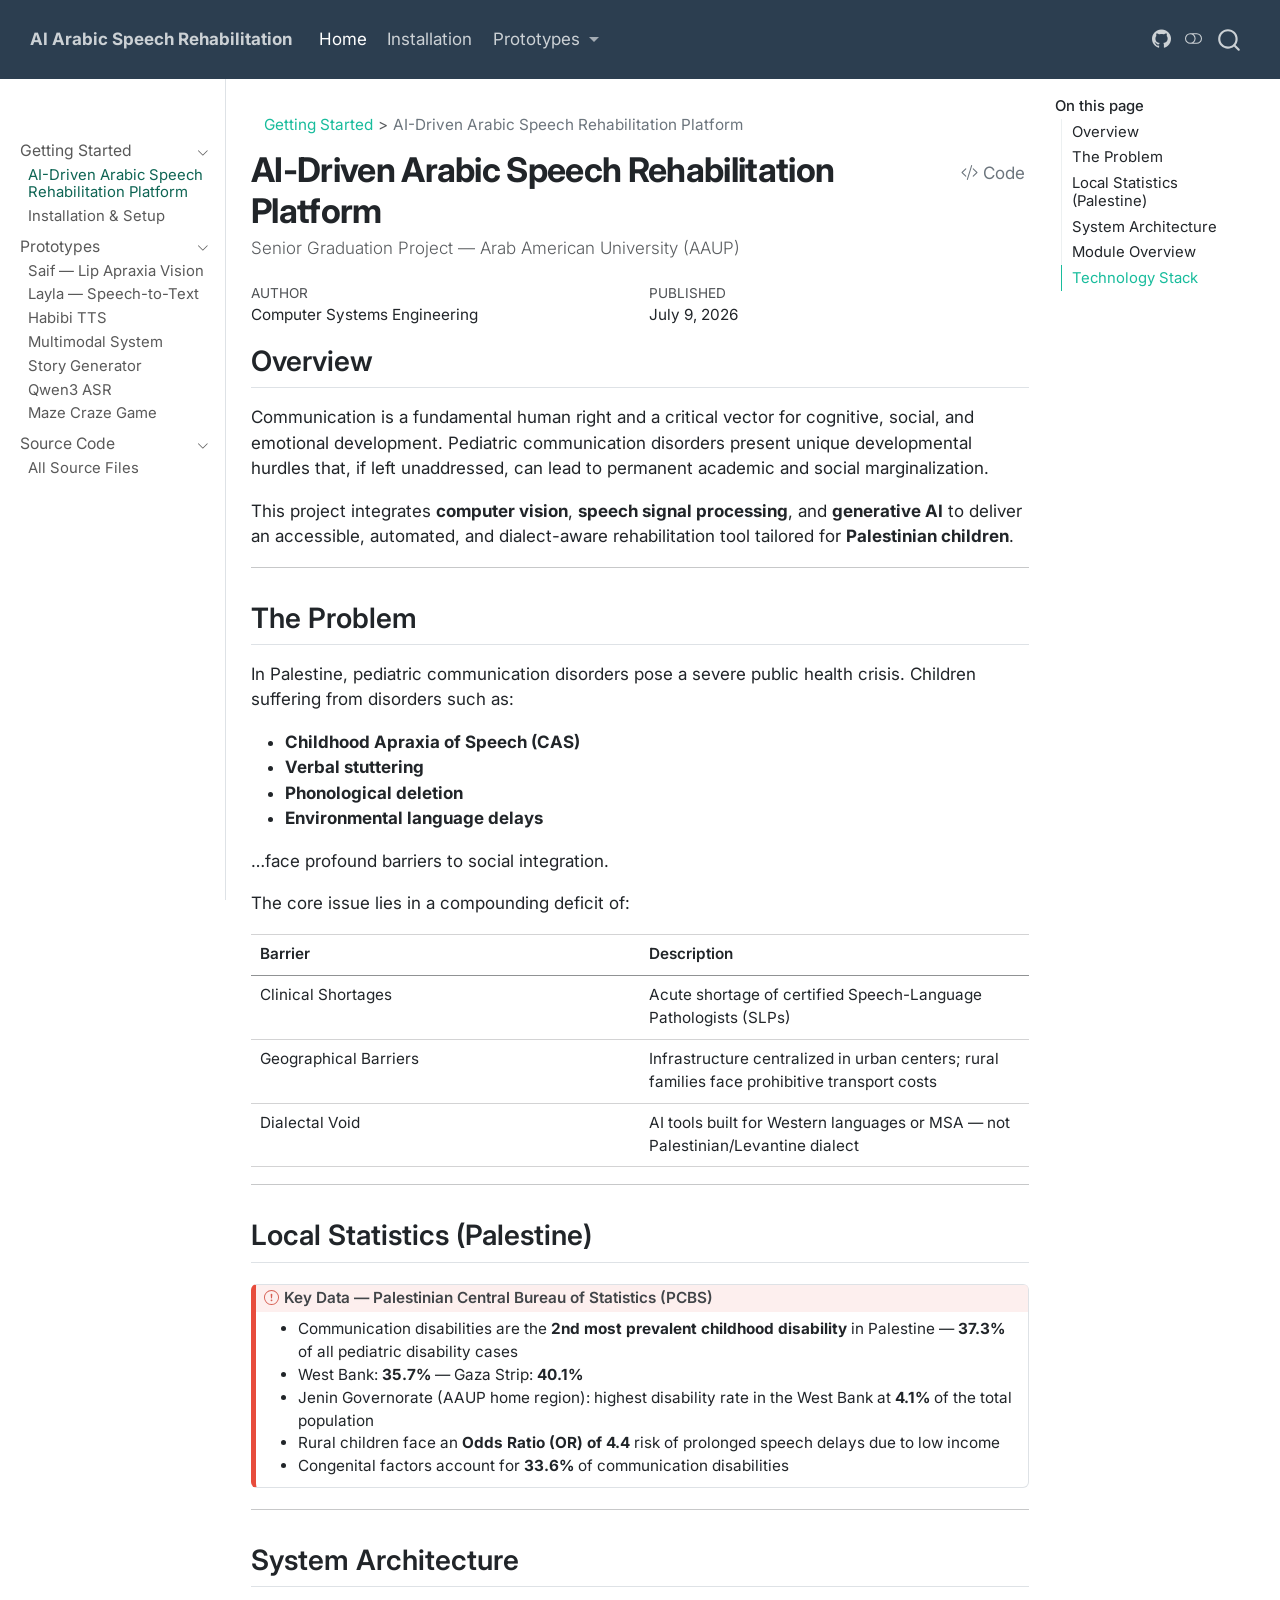
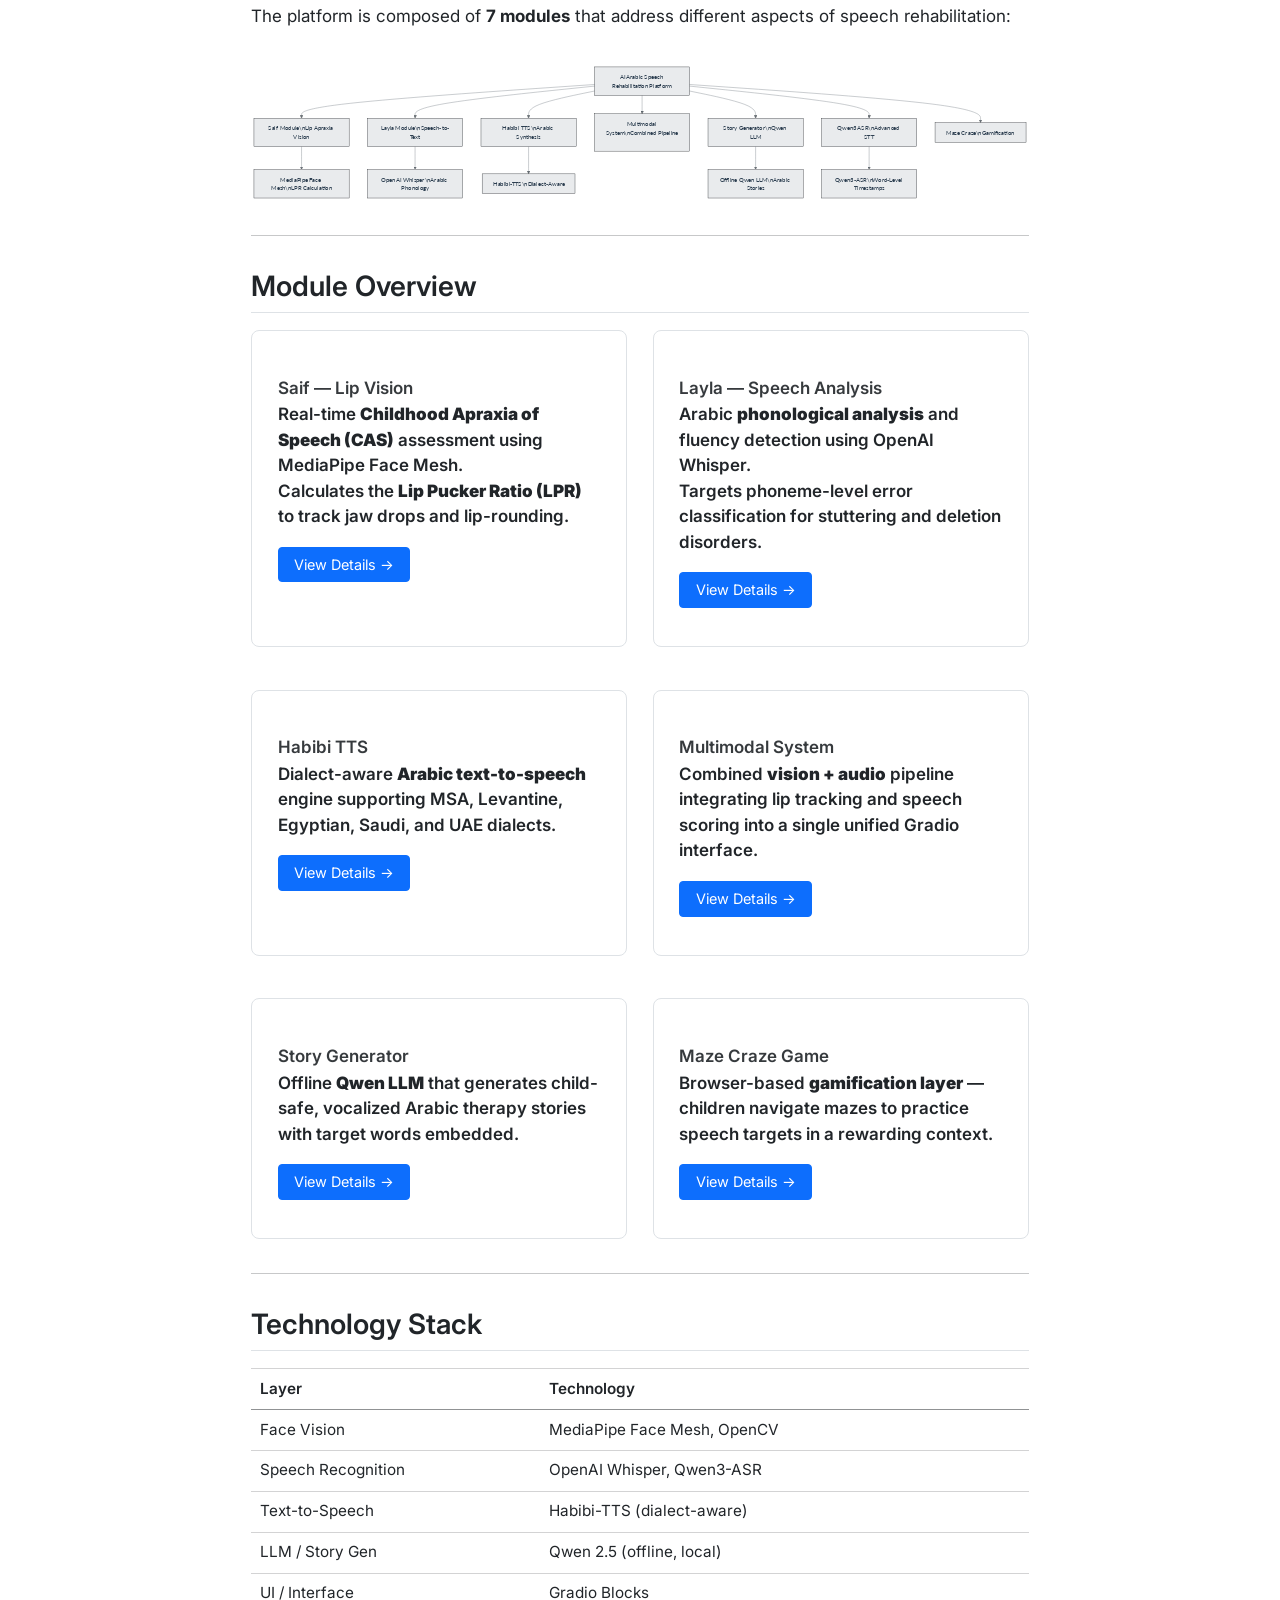
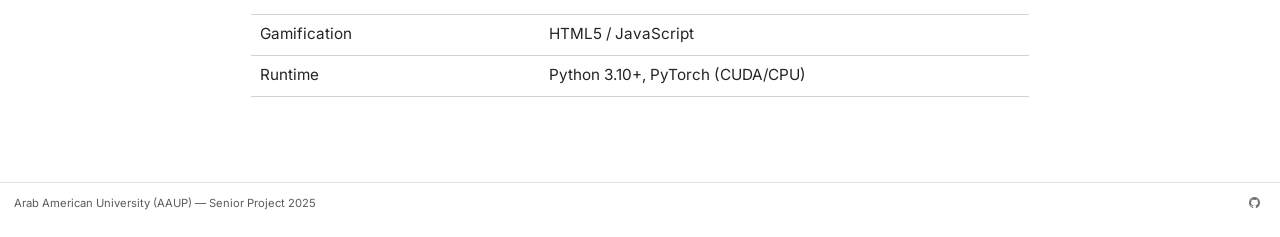
<file: docs/site/index.html>
<!DOCTYPE html>
<html xmlns="http://www.w3.org/1999/xhtml" lang="en" xml:lang="en"><head>

<meta charset="utf-8">
<meta name="generator" content="quarto-1.9.38">

<meta name="viewport" content="width=device-width, initial-scale=1.0, user-scalable=yes">

<meta name="author" content="Computer Systems Engineering">
<meta name="dcterms.date" content="2026-07-09">

<title>AI-Driven Arabic Speech Rehabilitation Platform – AI Arabic Speech Rehabilitation</title>
<style>
/* Default styles provided by pandoc.
** See https://pandoc.org/MANUAL.html#variables-for-html for config info.
*/
code{white-space: pre-wrap;}
span.smallcaps{font-variant: small-caps;}
div.columns{display: flex; gap: min(4vw, 1.5em);}
div.column{flex: auto; overflow-x: auto;}
div.hanging-indent{margin-left: 1.5em; text-indent: -1.5em;}
ul.task-list{list-style: none;}
ul.task-list li input[type="checkbox"] {
  width: 0.8em;
  margin: 0 0.8em 0.2em -1em; /* quarto-specific, see https://github.com/quarto-dev/quarto-cli/issues/4556 */ 
  vertical-align: middle;
}
/* CSS for syntax highlighting */
html { -webkit-text-size-adjust: 100%; }
pre > code.sourceCode { white-space: pre; position: relative; }
pre > code.sourceCode > span { display: inline-block; line-height: 1.25; }
pre > code.sourceCode > span:empty { height: 1.2em; }
.sourceCode { overflow: visible; }
code.sourceCode > span { color: inherit; text-decoration: inherit; }
div.sourceCode { margin: 1em 0; }
pre.sourceCode { margin: 0; }
@media screen {
div.sourceCode { overflow: auto; }
}
@media print {
pre > code.sourceCode { white-space: pre-wrap; }
pre > code.sourceCode > span { text-indent: -5em; padding-left: 5em; }
}
pre.numberSource code
  { counter-reset: source-line 0; }
pre.numberSource code > span
  { position: relative; left: -4em; counter-increment: source-line; }
pre.numberSource code > span > a:first-child::before
  { content: counter(source-line);
    position: relative; left: -1em; text-align: right; vertical-align: baseline;
    border: none; display: inline-block;
    -webkit-touch-callout: none; -webkit-user-select: none;
    -khtml-user-select: none; -moz-user-select: none;
    -ms-user-select: none; user-select: none;
    padding: 0 4px; width: 4em;
  }
pre.numberSource { margin-left: 3em;  padding-left: 4px; }
div.sourceCode
  {   }
@media screen {
pre > code.sourceCode > span > a:first-child::before { text-decoration: underline; }
}
</style>


<script src="site_libs/quarto-nav/quarto-nav.js"></script>
<script src="site_libs/quarto-nav/headroom.min.js"></script>
<script src="site_libs/clipboard/clipboard.min.js"></script>
<script src="site_libs/quarto-search/autocomplete.umd.js"></script>
<script src="site_libs/quarto-search/fuse.min.js"></script>
<script src="site_libs/quarto-search/quarto-search.js"></script>
<meta name="quarto:offset" content="./">
<link href="./assets/favicon.ico" rel="icon">
<script src="site_libs/quarto-html/quarto.js" type="module"></script>
<script src="site_libs/quarto-html/tabsets/tabsets.js" type="module"></script>
<script src="site_libs/quarto-html/popper.min.js"></script>
<script src="site_libs/quarto-html/tippy.umd.min.js"></script>
<script src="site_libs/quarto-html/anchor.min.js"></script>
<link href="site_libs/quarto-html/tippy.css" rel="stylesheet">
<link href="site_libs/quarto-html/quarto-syntax-highlighting-de63f62b328812d8e578a4d74e282472.css" rel="stylesheet" class="quarto-color-scheme" id="quarto-text-highlighting-styles">
<link href="site_libs/quarto-html/quarto-syntax-highlighting-dark-6b6957c917596b414ec0b78690761e87.css" rel="stylesheet" class="quarto-color-scheme quarto-color-alternate" id="quarto-text-highlighting-styles">
<link href="site_libs/quarto-html/quarto-syntax-highlighting-de63f62b328812d8e578a4d74e282472.css" rel="stylesheet" class="quarto-color-scheme-extra" id="quarto-text-highlighting-styles">
<script src="site_libs/bootstrap/bootstrap.min.js"></script>
<link href="site_libs/bootstrap/bootstrap-icons.css" rel="stylesheet">
<link href="site_libs/bootstrap/bootstrap-7e84c5f4eb4d3efe317729a7bdda7fe6.min.css" rel="stylesheet" append-hash="true" class="quarto-color-scheme" id="quarto-bootstrap" data-mode="light">
<link href="site_libs/bootstrap/bootstrap-dark-70d92981cf4513a1d3bfdb49ab6df68f.min.css" rel="stylesheet" append-hash="true" class="quarto-color-scheme quarto-color-alternate" id="quarto-bootstrap" data-mode="dark">
<link href="site_libs/bootstrap/bootstrap-7e84c5f4eb4d3efe317729a7bdda7fe6.min.css" rel="stylesheet" append-hash="true" class="quarto-color-scheme-extra" id="quarto-bootstrap" data-mode="light">
<script id="quarto-search-options" type="application/json">{
  "location": "navbar",
  "copy-button": false,
  "collapse-after": 3,
  "panel-placement": "end",
  "type": "overlay",
  "limit": 50,
  "keyboard-shortcut": [
    "f",
    "/",
    "s"
  ],
  "show-item-context": false,
  "language": {
    "search-no-results-text": "No results",
    "search-matching-documents-text": "matching documents",
    "search-copy-link-title": "Copy link to search",
    "search-hide-matches-text": "Hide additional matches",
    "search-more-match-text": "more match in this document",
    "search-more-matches-text": "more matches in this document",
    "search-clear-button-title": "Clear",
    "search-text-placeholder": "",
    "search-detached-cancel-button-title": "Cancel",
    "search-submit-button-title": "Submit",
    "search-label": "Search"
  }
}</script>
<script src="site_libs/quarto-diagram/mermaid.min.js"></script>
<script src="site_libs/quarto-diagram/mermaid-init.js"></script>
<link href="site_libs/quarto-diagram/mermaid.css" rel="stylesheet">


<link rel="stylesheet" href="styles.css">
</head>

<body class="nav-sidebar docked nav-fixed quarto-light"><script id="quarto-html-before-body" type="application/javascript">
    const toggleBodyColorMode = (bsSheetEl) => {
      const mode = bsSheetEl.getAttribute("data-mode");
      const bodyEl = window.document.querySelector("body");
      if (mode === "dark") {
        bodyEl.classList.add("quarto-dark");
        bodyEl.classList.remove("quarto-light");
      } else {
        bodyEl.classList.add("quarto-light");
        bodyEl.classList.remove("quarto-dark");
      }
    }
    const toggleBodyColorPrimary = () => {
      const bsSheetEl = window.document.querySelector("link#quarto-bootstrap:not([rel=disabled-stylesheet])");
      if (bsSheetEl) {
        toggleBodyColorMode(bsSheetEl);
      }
    }
    const setColorSchemeToggle = (alternate) => {
      const toggles = window.document.querySelectorAll('.quarto-color-scheme-toggle');
      for (let i=0; i < toggles.length; i++) {
        const toggle = toggles[i];
        if (toggle) {
          if (alternate) {
            toggle.classList.add("alternate");
          } else {
            toggle.classList.remove("alternate");
          }
        }
      }
    };
    const toggleColorMode = (alternate) => {
      // Switch the stylesheets
      const primaryStylesheets = window.document.querySelectorAll('link.quarto-color-scheme:not(.quarto-color-alternate)');
      const alternateStylesheets = window.document.querySelectorAll('link.quarto-color-scheme.quarto-color-alternate');
      manageTransitions('#quarto-margin-sidebar .nav-link', false);
      if (alternate) {
        // note: dark is layered on light, we don't disable primary!
        enableStylesheet(alternateStylesheets);
        for (const sheetNode of alternateStylesheets) {
          if (sheetNode.id === "quarto-bootstrap") {
            toggleBodyColorMode(sheetNode);
          }
        }
      } else {
        disableStylesheet(alternateStylesheets);
        enableStylesheet(primaryStylesheets)
        toggleBodyColorPrimary();
      }
      manageTransitions('#quarto-margin-sidebar .nav-link', true);
      // Switch the toggles
      setColorSchemeToggle(alternate)
      // Hack to workaround the fact that safari doesn't
      // properly recolor the scrollbar when toggling (#1455)
      if (navigator.userAgent.indexOf('Safari') > 0 && navigator.userAgent.indexOf('Chrome') == -1) {
        manageTransitions("body", false);
        window.scrollTo(0, 1);
        setTimeout(() => {
          window.scrollTo(0, 0);
          manageTransitions("body", true);
        }, 40);
      }
    }
    const disableStylesheet = (stylesheets) => {
      for (let i=0; i < stylesheets.length; i++) {
        const stylesheet = stylesheets[i];
        stylesheet.rel = 'disabled-stylesheet';
      }
    }
    const enableStylesheet = (stylesheets) => {
      for (let i=0; i < stylesheets.length; i++) {
        const stylesheet = stylesheets[i];
        if(stylesheet.rel !== 'stylesheet') { // for Chrome, which will still FOUC without this check
          stylesheet.rel = 'stylesheet';
        }
      }
    }
    const manageTransitions = (selector, allowTransitions) => {
      const els = window.document.querySelectorAll(selector);
      for (let i=0; i < els.length; i++) {
        const el = els[i];
        if (allowTransitions) {
          el.classList.remove('notransition');
        } else {
          el.classList.add('notransition');
        }
      }
    }
    const isFileUrl = () => {
      return window.location.protocol === 'file:';
    }
    const hasAlternateSentinel = () => {
      let styleSentinel = getColorSchemeSentinel();
      if (styleSentinel !== null) {
        return styleSentinel === "alternate";
      } else {
        return false;
      }
    }
    const setStyleSentinel = (alternate) => {
      const value = alternate ? "alternate" : "default";
      if (!isFileUrl()) {
        window.localStorage.setItem("quarto-color-scheme", value);
      } else {
        localAlternateSentinel = value;
      }
    }
    const getColorSchemeSentinel = () => {
      if (!isFileUrl()) {
        const storageValue = window.localStorage.getItem("quarto-color-scheme");
        return storageValue != null ? storageValue : localAlternateSentinel;
      } else {
        return localAlternateSentinel;
      }
    }
    const toggleGiscusIfUsed = (isAlternate, darkModeDefault) => {
      const baseTheme = document.querySelector('#giscus-base-theme')?.value ?? 'light';
      const alternateTheme = document.querySelector('#giscus-alt-theme')?.value ?? 'dark';
      let newTheme = '';
      if(authorPrefersDark) {
        newTheme = isAlternate ? baseTheme : alternateTheme;
      } else {
        newTheme = isAlternate ? alternateTheme : baseTheme;
      }
      const changeGiscusTheme = () => {
        // From: https://github.com/giscus/giscus/issues/336
        const sendMessage = (message) => {
          const iframe = document.querySelector('iframe.giscus-frame');
          if (!iframe) return;
          iframe.contentWindow.postMessage({ giscus: message }, 'https://giscus.app');
        }
        sendMessage({
          setConfig: {
            theme: newTheme
          }
        });
      }
      const isGiscussLoaded = window.document.querySelector('iframe.giscus-frame') !== null;
      if (isGiscussLoaded) {
        changeGiscusTheme();
      }
    };
    const authorPrefersDark = false;
    const darkModeDefault = authorPrefersDark;
      document.querySelector('link#quarto-text-highlighting-styles.quarto-color-scheme-extra').rel = 'disabled-stylesheet';
      document.querySelector('link#quarto-bootstrap.quarto-color-scheme-extra').rel = 'disabled-stylesheet';
    let localAlternateSentinel = darkModeDefault ? 'alternate' : 'default';
    // Dark / light mode switch
    window.quartoToggleColorScheme = () => {
      // Read the current dark / light value
      let toAlternate = !hasAlternateSentinel();
      toggleColorMode(toAlternate);
      setStyleSentinel(toAlternate);
      toggleGiscusIfUsed(toAlternate, darkModeDefault);
      window.dispatchEvent(new Event('resize'));
    };
    // Switch to dark mode if need be
    if (hasAlternateSentinel()) {
      toggleColorMode(true);
    } else {
      toggleColorMode(false);
    }
  </script>

<div id="quarto-search-results"></div>
  <header id="quarto-header" class="headroom fixed-top">
    <nav class="navbar navbar-expand-lg " data-bs-theme="dark">
      <div class="navbar-container container-fluid">
      <div class="navbar-brand-container mx-auto">
    <a class="navbar-brand" href="./index.html">
    <span class="navbar-title">AI Arabic Speech Rehabilitation</span>
    </a>
  </div>
            <div id="quarto-search" class="" title="Search"></div>
          <button class="navbar-toggler" type="button" data-bs-toggle="collapse" data-bs-target="#navbarCollapse" aria-controls="navbarCollapse" role="menu" aria-expanded="false" aria-label="Toggle navigation" onclick="if (window.quartoToggleHeadroom) { window.quartoToggleHeadroom(); }">
  <span class="navbar-toggler-icon"></span>
</button>
          <div class="collapse navbar-collapse" id="navbarCollapse">
            <ul class="navbar-nav navbar-nav-scroll me-auto">
  <li class="nav-item">
    <a class="nav-link active" href="./index.html" aria-current="page"> 
<span class="menu-text">Home</span></a>
  </li>  
  <li class="nav-item">
    <a class="nav-link" href="./installation.html"> 
<span class="menu-text">Installation</span></a>
  </li>  
  <li class="nav-item dropdown ">
    <a class="nav-link dropdown-toggle" href="#" id="nav-menu-prototypes" role="link" data-bs-toggle="dropdown" aria-expanded="false">
 <span class="menu-text">Prototypes</span>
    </a>
    <ul class="dropdown-menu" aria-labelledby="nav-menu-prototypes">    
        <li>
    <a class="dropdown-item" href="./prototypes/lips-module.html">
 <span class="dropdown-text">Saif — Lip Apraxia Vision</span></a>
  </li>  
        <li>
    <a class="dropdown-item" href="./prototypes/speech-module.html">
 <span class="dropdown-text">Layla — Speech-to-Text (Whisper)</span></a>
  </li>  
        <li>
    <a class="dropdown-item" href="./prototypes/tts-module.html">
 <span class="dropdown-text">Habibi TTS — Arabic Speech Synthesis</span></a>
  </li>  
        <li>
    <a class="dropdown-item" href="./prototypes/multimodal.html">
 <span class="dropdown-text">Multimodal System</span></a>
  </li>  
        <li>
    <a class="dropdown-item" href="./prototypes/story-generator.html">
 <span class="dropdown-text">Story Generator (Qwen)</span></a>
  </li>  
        <li>
    <a class="dropdown-item" href="./prototypes/qwen-asr.html">
 <span class="dropdown-text">Qwen3 ASR</span></a>
  </li>  
        <li>
    <a class="dropdown-item" href="./prototypes/maze-game.html">
 <span class="dropdown-text">Maze Craze Game</span></a>
  </li>  
    </ul>
  </li>
</ul>
            <ul class="navbar-nav navbar-nav-scroll ms-auto">
  <li class="nav-item compact">
    <a class="nav-link" href="https://github.com"> <i class="bi bi-github" role="img">
</i> 
<span class="menu-text"></span></a>
  </li>  
</ul>
          </div> <!-- /navcollapse -->
            <div class="quarto-navbar-tools">
  <a href="" class="quarto-color-scheme-toggle quarto-navigation-tool  px-1" onclick="window.quartoToggleColorScheme(); return false;" title="Toggle dark mode"><i class="bi"></i></a>
</div>
      </div> <!-- /container-fluid -->
    </nav>
  <nav class="quarto-secondary-nav">
    <div class="container-fluid d-flex">
      <button type="button" class="quarto-btn-toggle btn" data-bs-toggle="collapse" role="button" data-bs-target=".quarto-sidebar-collapse-item" aria-controls="quarto-sidebar" aria-expanded="false" aria-label="Toggle sidebar navigation" onclick="if (window.quartoToggleHeadroom) { window.quartoToggleHeadroom(); }">
        <i class="bi bi-layout-text-sidebar-reverse"></i>
      </button>
        <nav class="quarto-page-breadcrumbs" aria-label="breadcrumb"><ol class="breadcrumb"><li class="breadcrumb-item"><a href="./index.html">Getting Started</a></li><li class="breadcrumb-item"><a href="./index.html">AI-Driven Arabic Speech Rehabilitation Platform</a></li></ol></nav>
        <a class="flex-grow-1" role="navigation" data-bs-toggle="collapse" data-bs-target=".quarto-sidebar-collapse-item" aria-controls="quarto-sidebar" aria-expanded="false" aria-label="Toggle sidebar navigation" onclick="if (window.quartoToggleHeadroom) { window.quartoToggleHeadroom(); }">      
        </a>
      <button type="button" class="btn quarto-search-button" aria-label="Search" onclick="window.quartoOpenSearch();">
        <i class="bi bi-search"></i>
      </button>
    </div>
  </nav>
</header>
<!-- content -->
<div id="quarto-content" class="quarto-container page-columns page-rows-contents page-layout-article page-navbar">
<!-- sidebar -->
  <nav id="quarto-sidebar" class="sidebar collapse collapse-horizontal quarto-sidebar-collapse-item sidebar-navigation docked overflow-auto">
        <div class="mt-2 flex-shrink-0 align-items-center">
        <div class="sidebar-search">
        <div id="quarto-search" class="" title="Search"></div>
        </div>
        </div>
    <div class="sidebar-menu-container"> 
    <ul class="list-unstyled mt-1">
        <li class="sidebar-item sidebar-item-section">
      <div class="sidebar-item-container"> 
            <a class="sidebar-item-text sidebar-link text-start" data-bs-toggle="collapse" data-bs-target="#quarto-sidebar-section-1" role="navigation" aria-expanded="true">
 <span class="menu-text">Getting Started</span></a>
          <a class="sidebar-item-toggle text-start" data-bs-toggle="collapse" data-bs-target="#quarto-sidebar-section-1" role="navigation" aria-expanded="true" aria-label="Toggle section">
            <i class="bi bi-chevron-right ms-2"></i>
          </a> 
      </div>
      <ul id="quarto-sidebar-section-1" class="collapse list-unstyled sidebar-section depth1 show">  
          <li class="sidebar-item">
  <div class="sidebar-item-container"> 
  <a href="./index.html" class="sidebar-item-text sidebar-link active">
 <span class="menu-text">AI-Driven Arabic Speech Rehabilitation Platform</span></a>
  </div>
</li>
          <li class="sidebar-item">
  <div class="sidebar-item-container"> 
  <a href="./installation.html" class="sidebar-item-text sidebar-link">
 <span class="menu-text">Installation &amp; Setup</span></a>
  </div>
</li>
      </ul>
  </li>
        <li class="sidebar-item sidebar-item-section">
      <div class="sidebar-item-container"> 
            <a class="sidebar-item-text sidebar-link text-start" data-bs-toggle="collapse" data-bs-target="#quarto-sidebar-section-2" role="navigation" aria-expanded="true">
 <span class="menu-text">Prototypes</span></a>
          <a class="sidebar-item-toggle text-start" data-bs-toggle="collapse" data-bs-target="#quarto-sidebar-section-2" role="navigation" aria-expanded="true" aria-label="Toggle section">
            <i class="bi bi-chevron-right ms-2"></i>
          </a> 
      </div>
      <ul id="quarto-sidebar-section-2" class="collapse list-unstyled sidebar-section depth1 show">  
          <li class="sidebar-item">
  <div class="sidebar-item-container"> 
  <a href="./prototypes/lips-module.html" class="sidebar-item-text sidebar-link">
 <span class="menu-text">Saif — Lip Apraxia Vision</span></a>
  </div>
</li>
          <li class="sidebar-item">
  <div class="sidebar-item-container"> 
  <a href="./prototypes/speech-module.html" class="sidebar-item-text sidebar-link">
 <span class="menu-text">Layla — Speech-to-Text</span></a>
  </div>
</li>
          <li class="sidebar-item">
  <div class="sidebar-item-container"> 
  <a href="./prototypes/tts-module.html" class="sidebar-item-text sidebar-link">
 <span class="menu-text">Habibi TTS</span></a>
  </div>
</li>
          <li class="sidebar-item">
  <div class="sidebar-item-container"> 
  <a href="./prototypes/multimodal.html" class="sidebar-item-text sidebar-link">
 <span class="menu-text">Multimodal System</span></a>
  </div>
</li>
          <li class="sidebar-item">
  <div class="sidebar-item-container"> 
  <a href="./prototypes/story-generator.html" class="sidebar-item-text sidebar-link">
 <span class="menu-text">Story Generator</span></a>
  </div>
</li>
          <li class="sidebar-item">
  <div class="sidebar-item-container"> 
  <a href="./prototypes/qwen-asr.html" class="sidebar-item-text sidebar-link">
 <span class="menu-text">Qwen3 ASR</span></a>
  </div>
</li>
          <li class="sidebar-item">
  <div class="sidebar-item-container"> 
  <a href="./prototypes/maze-game.html" class="sidebar-item-text sidebar-link">
 <span class="menu-text">Maze Craze Game</span></a>
  </div>
</li>
      </ul>
  </li>
        <li class="sidebar-item sidebar-item-section">
      <div class="sidebar-item-container"> 
            <a class="sidebar-item-text sidebar-link text-start" data-bs-toggle="collapse" data-bs-target="#quarto-sidebar-section-3" role="navigation" aria-expanded="true">
 <span class="menu-text">Source Code</span></a>
          <a class="sidebar-item-toggle text-start" data-bs-toggle="collapse" data-bs-target="#quarto-sidebar-section-3" role="navigation" aria-expanded="true" aria-label="Toggle section">
            <i class="bi bi-chevron-right ms-2"></i>
          </a> 
      </div>
      <ul id="quarto-sidebar-section-3" class="collapse list-unstyled sidebar-section depth1 show">  
          <li class="sidebar-item">
  <div class="sidebar-item-container"> 
  <a href="./code/index.html" class="sidebar-item-text sidebar-link">
 <span class="menu-text">All Source Files</span></a>
  </div>
</li>
      </ul>
  </li>
    </ul>
    </div>
</nav>
<div id="quarto-sidebar-glass" class="quarto-sidebar-collapse-item" data-bs-toggle="collapse" data-bs-target=".quarto-sidebar-collapse-item"></div>
<!-- margin-sidebar -->
    <div id="quarto-margin-sidebar" class="sidebar margin-sidebar">
        <nav id="TOC" role="doc-toc" class="toc-active">
    <h2 id="toc-title">On this page</h2>
   
  <ul>
  <li><a href="#overview" id="toc-overview" class="nav-link active" data-scroll-target="#overview">Overview</a></li>
  <li><a href="#the-problem" id="toc-the-problem" class="nav-link" data-scroll-target="#the-problem">The Problem</a></li>
  <li><a href="#local-statistics-palestine" id="toc-local-statistics-palestine" class="nav-link" data-scroll-target="#local-statistics-palestine">Local Statistics (Palestine)</a></li>
  <li><a href="#system-architecture" id="toc-system-architecture" class="nav-link" data-scroll-target="#system-architecture">System Architecture</a></li>
  <li><a href="#module-overview" id="toc-module-overview" class="nav-link" data-scroll-target="#module-overview">Module Overview</a></li>
  <li><a href="#technology-stack" id="toc-technology-stack" class="nav-link" data-scroll-target="#technology-stack">Technology Stack</a></li>
  </ul>
</nav>
    </div>
<!-- main -->
<main class="content" id="quarto-document-content">


<header id="title-block-header" class="quarto-title-block default"><nav class="quarto-page-breadcrumbs quarto-title-breadcrumbs d-none d-lg-block" aria-label="breadcrumb"><ol class="breadcrumb"><li class="breadcrumb-item"><a href="./index.html">Getting Started</a></li><li class="breadcrumb-item"><a href="./index.html">AI-Driven Arabic Speech Rehabilitation Platform</a></li></ol></nav>
<div class="quarto-title">
<div class="quarto-title-block"><div><h1 class="title">AI-Driven Arabic Speech Rehabilitation Platform</h1><button type="button" class="btn code-tools-button" id="quarto-code-tools-source"><i class="bi"></i> Code</button></div></div>
<p class="subtitle lead">Senior Graduation Project — Arab American University (AAUP)</p>
</div>



<div class="quarto-title-meta">

    <div>
    <div class="quarto-title-meta-heading">Author</div>
    <div class="quarto-title-meta-contents">
             <p>Computer Systems Engineering </p>
          </div>
  </div>
    
    <div>
    <div class="quarto-title-meta-heading">Published</div>
    <div class="quarto-title-meta-contents">
      <p class="date">July 9, 2026</p>
    </div>
  </div>
  
    
  </div>
  


</header>


<section id="overview" class="level2">
<h2 class="anchored" data-anchor-id="overview">Overview</h2>
<p>Communication is a fundamental human right and a critical vector for cognitive, social, and emotional development. Pediatric communication disorders present unique developmental hurdles that, if left unaddressed, can lead to permanent academic and social marginalization.</p>
<p>This project integrates <strong>computer vision</strong>, <strong>speech signal processing</strong>, and <strong>generative AI</strong> to deliver an accessible, automated, and dialect-aware rehabilitation tool tailored for <strong>Palestinian children</strong>.</p>
<hr>
</section>
<section id="the-problem" class="level2">
<h2 class="anchored" data-anchor-id="the-problem">The Problem</h2>
<p>In Palestine, pediatric communication disorders pose a severe public health crisis. Children suffering from disorders such as:</p>
<ul>
<li><strong>Childhood Apraxia of Speech (CAS)</strong></li>
<li><strong>Verbal stuttering</strong></li>
<li><strong>Phonological deletion</strong></li>
<li><strong>Environmental language delays</strong></li>
</ul>
<p>…face profound barriers to social integration.</p>
<p>The core issue lies in a compounding deficit of:</p>
<table class="caption-top table">
<colgroup>
<col style="width: 50%">
<col style="width: 50%">
</colgroup>
<thead>
<tr class="header">
<th>Barrier</th>
<th>Description</th>
</tr>
</thead>
<tbody>
<tr class="odd">
<td>Clinical Shortages</td>
<td>Acute shortage of certified Speech-Language Pathologists (SLPs)</td>
</tr>
<tr class="even">
<td>Geographical Barriers</td>
<td>Infrastructure centralized in urban centers; rural families face prohibitive transport costs</td>
</tr>
<tr class="odd">
<td>Dialectal Void</td>
<td>AI tools built for Western languages or MSA — not Palestinian/Levantine dialect</td>
</tr>
</tbody>
</table>
<hr>
</section>
<section id="local-statistics-palestine" class="level2">
<h2 class="anchored" data-anchor-id="local-statistics-palestine">Local Statistics (Palestine)</h2>
<div class="callout callout-style-default callout-important callout-titled">
<div class="callout-header d-flex align-content-center">
<div class="callout-icon-container">
<i class="callout-icon"></i>
</div>
<div class="callout-title-container flex-fill">
<span class="screen-reader-only">Important</span>Key Data — Palestinian Central Bureau of Statistics (PCBS)
</div>
</div>
<div class="callout-body-container callout-body">
<ul>
<li>Communication disabilities are the <strong>2nd most prevalent childhood disability</strong> in Palestine — <strong>37.3%</strong> of all pediatric disability cases</li>
<li>West Bank: <strong>35.7%</strong> — Gaza Strip: <strong>40.1%</strong></li>
<li>Jenin Governorate (AAUP home region): highest disability rate in the West Bank at <strong>4.1%</strong> of the total population</li>
<li>Rural children face an <strong>Odds Ratio (OR) of 4.4</strong> risk of prolonged speech delays due to low income</li>
<li>Congenital factors account for <strong>33.6%</strong> of communication disabilities</li>
</ul>
</div>
</div>
<hr>
</section>
<section id="system-architecture" class="level2">
<h2 class="anchored" data-anchor-id="system-architecture">System Architecture</h2>
<p>The platform is composed of <strong>7 modules</strong> that address different aspects of speech rehabilitation:</p>
<div class="cell" data-layout-align="default">
<div class="cell-output-display">
<div>
<p></p><figure class="figure"><p></p>
<div>
<pre class="mermaid mermaid-js">graph TD
    A[AI Arabic Speech Rehabilitation Platform] --&gt; B[Saif Module\nLip Apraxia Vision]
    A --&gt; C[Layla Module\nSpeech-to-Text]
    A --&gt; D[Habibi TTS\nArabic Synthesis]
    A --&gt; E[Multimodal System\nCombined Pipeline]
    A --&gt; F[Story Generator\nQwen LLM]
    A --&gt; G[Qwen3 ASR\nAdvanced STT]
    A --&gt; H[Maze Craze\nGamification]

    B --&gt; B1[MediaPipe Face Mesh\nLPR Calculation]
    C --&gt; C1[OpenAI Whisper\nArabic Phonology]
    D --&gt; D1[Habibi-TTS\nDialect-Aware]
    F --&gt; F1[Offline Qwen LLM\nArabic Stories]
    G --&gt; G1[Qwen3-ASR\nWord-Level Timestamps]
</pre>
</div>
<p></p></figure><p></p>
</div>
</div>
</div>
<hr>
</section>
<section id="module-overview" class="level2">
<h2 class="anchored" data-anchor-id="module-overview">Module Overview</h2>
<div class="grid">
<section id="saif-lip-vision" class="level3 prototype-card g-col-6">
<h3 class="prototype-card anchored" data-anchor-id="saif-lip-vision">Saif — Lip Vision</h3>
<p>Real-time <strong>Childhood Apraxia of Speech (CAS)</strong> assessment using MediaPipe Face Mesh.<br>
Calculates the <strong>Lip Pucker Ratio (LPR)</strong> to track jaw drops and lip-rounding.</p>
<p><a href="./prototypes/lips-module.html" class="btn btn-primary">View Details →</a></p>
</section>
<section id="layla-speech-analysis" class="level3 prototype-card g-col-6">
<h3 class="prototype-card anchored" data-anchor-id="layla-speech-analysis">Layla — Speech Analysis</h3>
<p>Arabic <strong>phonological analysis</strong> and fluency detection using OpenAI Whisper.<br>
Targets phoneme-level error classification for stuttering and deletion disorders.</p>
<p><a href="./prototypes/speech-module.html" class="btn btn-primary">View Details →</a></p>
</section>
<section id="habibi-tts" class="level3 prototype-card g-col-6">
<h3 class="prototype-card anchored" data-anchor-id="habibi-tts">Habibi TTS</h3>
<p>Dialect-aware <strong>Arabic text-to-speech</strong> engine supporting MSA, Levantine, Egyptian, Saudi, and UAE dialects.</p>
<p><a href="./prototypes/tts-module.html" class="btn btn-primary">View Details →</a></p>
</section>
<section id="multimodal-system" class="level3 prototype-card g-col-6">
<h3 class="prototype-card anchored" data-anchor-id="multimodal-system">Multimodal System</h3>
<p>Combined <strong>vision + audio</strong> pipeline integrating lip tracking and speech scoring into a single unified Gradio interface.</p>
<p><a href="./prototypes/multimodal.html" class="btn btn-primary">View Details →</a></p>
</section>
<section id="story-generator" class="level3 prototype-card g-col-6">
<h3 class="prototype-card anchored" data-anchor-id="story-generator">Story Generator</h3>
<p>Offline <strong>Qwen LLM</strong> that generates child-safe, vocalized Arabic therapy stories with target words embedded.</p>
<p><a href="./prototypes/story-generator.html" class="btn btn-primary">View Details →</a></p>
</section>
<section id="maze-craze-game" class="level3 prototype-card g-col-6">
<h3 class="prototype-card anchored" data-anchor-id="maze-craze-game">Maze Craze Game</h3>
<p>Browser-based <strong>gamification layer</strong> — children navigate mazes to practice speech targets in a rewarding context.</p>
<p><a href="./prototypes/maze-game.html" class="btn btn-primary">View Details →</a></p>
</section>
</div>
<hr>
</section>
<section id="technology-stack" class="level2">
<h2 class="anchored" data-anchor-id="technology-stack">Technology Stack</h2>
<table class="caption-top table">
<thead>
<tr class="header">
<th>Layer</th>
<th>Technology</th>
</tr>
</thead>
<tbody>
<tr class="odd">
<td>Face Vision</td>
<td>MediaPipe Face Mesh, OpenCV</td>
</tr>
<tr class="even">
<td>Speech Recognition</td>
<td>OpenAI Whisper, Qwen3-ASR</td>
</tr>
<tr class="odd">
<td>Text-to-Speech</td>
<td>Habibi-TTS (dialect-aware)</td>
</tr>
<tr class="even">
<td>LLM / Story Gen</td>
<td>Qwen 2.5 (offline, local)</td>
</tr>
<tr class="odd">
<td>UI / Interface</td>
<td>Gradio Blocks</td>
</tr>
<tr class="even">
<td>Gamification</td>
<td>HTML5 / JavaScript</td>
</tr>
<tr class="odd">
<td>Runtime</td>
<td>Python 3.10+, PyTorch (CUDA/CPU)</td>
</tr>
</tbody>
</table>


<!-- -->

</section>

</main> <!-- /main -->
<script id="quarto-html-after-body" type="application/javascript">
  window.document.addEventListener("DOMContentLoaded", function (event) {
    // Ensure there is a toggle, if there isn't float one in the top right
    if (window.document.querySelector('.quarto-color-scheme-toggle') === null) {
      const a = window.document.createElement('a');
      a.classList.add('top-right');
      a.classList.add('quarto-color-scheme-toggle');
      a.href = "";
      a.onclick = function() { try { window.quartoToggleColorScheme(); } catch {} return false; };
      const i = window.document.createElement("i");
      i.classList.add('bi');
      a.appendChild(i);
      window.document.body.appendChild(a);
    }
    setColorSchemeToggle(hasAlternateSentinel())
    const icon = "";
    const anchorJS = new window.AnchorJS();
    anchorJS.options = {
      placement: 'right',
      icon: icon
    };
    anchorJS.add('.anchored');
    const isCodeAnnotation = (el) => {
      for (const clz of el.classList) {
        if (clz.startsWith('code-annotation-')) {                     
          return true;
        }
      }
      return false;
    }
    const onCopySuccess = function(e) {
      // button target
      const button = e.trigger;
      // don't keep focus
      button.blur();
      // flash "checked"
      button.classList.add('code-copy-button-checked');
      var currentTitle = button.getAttribute("title");
      button.setAttribute("title", "Copied!");
      let tooltip;
      if (window.bootstrap) {
        button.setAttribute("data-bs-toggle", "tooltip");
        button.setAttribute("data-bs-placement", "left");
        button.setAttribute("data-bs-title", "Copied!");
        tooltip = new bootstrap.Tooltip(button, 
          { trigger: "manual", 
            customClass: "code-copy-button-tooltip",
            offset: [0, -8]});
        tooltip.show();    
      }
      setTimeout(function() {
        if (tooltip) {
          tooltip.hide();
          button.removeAttribute("data-bs-title");
          button.removeAttribute("data-bs-toggle");
          button.removeAttribute("data-bs-placement");
        }
        button.setAttribute("title", currentTitle);
        button.classList.remove('code-copy-button-checked');
      }, 1000);
      // clear code selection
      e.clearSelection();
    }
    const getTextToCopy = function(trigger) {
      const outerScaffold = trigger.parentElement.cloneNode(true);
      const codeEl = outerScaffold.querySelector('code');
      for (const childEl of codeEl.children) {
        if (isCodeAnnotation(childEl)) {
          childEl.remove();
        }
      }
      return codeEl.innerText;
    }
    const clipboard = new window.ClipboardJS('.code-copy-button:not([data-in-quarto-modal])', {
      text: getTextToCopy
    });
    clipboard.on('success', onCopySuccess);
    if (window.document.getElementById('quarto-embedded-source-code-modal')) {
      const clipboardModal = new window.ClipboardJS('.code-copy-button[data-in-quarto-modal]', {
        text: getTextToCopy,
        container: window.document.getElementById('quarto-embedded-source-code-modal')
      });
      clipboardModal.on('success', onCopySuccess);
    }
    const viewSource = window.document.getElementById('quarto-view-source') ||
                       window.document.getElementById('quarto-code-tools-source');
    if (viewSource) {
      const sourceUrl = viewSource.getAttribute("data-quarto-source-url");
      viewSource.addEventListener("click", function(e) {
        if (sourceUrl) {
          // rstudio viewer pane
          if (/\bcapabilities=\b/.test(window.location)) {
            window.open(sourceUrl);
          } else {
            window.location.href = sourceUrl;
          }
        } else {
          const modal = new bootstrap.Modal(document.getElementById('quarto-embedded-source-code-modal'));
          modal.show();
        }
        return false;
      });
    }
    function toggleCodeHandler(show) {
      return function(e) {
        const detailsSrc = window.document.querySelectorAll(".cell > details > .sourceCode");
        for (let i=0; i<detailsSrc.length; i++) {
          const details = detailsSrc[i].parentElement;
          if (show) {
            details.open = true;
          } else {
            details.removeAttribute("open");
          }
        }
        const cellCodeDivs = window.document.querySelectorAll(".cell > .sourceCode");
        const fromCls = show ? "hidden" : "unhidden";
        const toCls = show ? "unhidden" : "hidden";
        for (let i=0; i<cellCodeDivs.length; i++) {
          const codeDiv = cellCodeDivs[i];
          if (codeDiv.classList.contains(fromCls)) {
            codeDiv.classList.remove(fromCls);
            codeDiv.classList.add(toCls);
          } 
        }
        return false;
      }
    }
    const hideAllCode = window.document.getElementById("quarto-hide-all-code");
    if (hideAllCode) {
      hideAllCode.addEventListener("click", toggleCodeHandler(false));
    }
    const showAllCode = window.document.getElementById("quarto-show-all-code");
    if (showAllCode) {
      showAllCode.addEventListener("click", toggleCodeHandler(true));
    }
      var localhostRegex = new RegExp(/^(?:http|https):\/\/localhost\:?[0-9]*\//);
      var mailtoRegex = new RegExp(/^mailto:/);
        var filterRegex = new RegExp('/' + window.location.host + '/');
      var isInternal = (href) => {
          return filterRegex.test(href) || localhostRegex.test(href) || mailtoRegex.test(href);
      }
      // Inspect non-navigation links and adorn them if external
     var links = window.document.querySelectorAll('a[href]:not(.nav-link):not(.navbar-brand):not(.toc-action):not(.sidebar-link):not(.sidebar-item-toggle):not(.pagination-link):not(.no-external):not([aria-hidden]):not(.dropdown-item):not(.quarto-navigation-tool):not(.about-link)');
      for (var i=0; i<links.length; i++) {
        const link = links[i];
        if (!isInternal(link.href)) {
          // undo the damage that might have been done by quarto-nav.js in the case of
          // links that we want to consider external
          if (link.dataset.originalHref !== undefined) {
            link.href = link.dataset.originalHref;
          }
        }
      }
    function tippyHover(el, contentFn, onTriggerFn, onUntriggerFn) {
      const config = {
        allowHTML: true,
        maxWidth: 500,
        delay: 100,
        arrow: false,
        appendTo: function(el) {
            return el.parentElement;
        },
        interactive: true,
        interactiveBorder: 10,
        theme: 'quarto',
        placement: 'bottom-start',
      };
      if (contentFn) {
        config.content = contentFn;
      }
      if (onTriggerFn) {
        config.onTrigger = onTriggerFn;
      }
      if (onUntriggerFn) {
        config.onUntrigger = onUntriggerFn;
      }
      window.tippy(el, config); 
    }
    const noterefs = window.document.querySelectorAll('a[role="doc-noteref"]');
    for (var i=0; i<noterefs.length; i++) {
      const ref = noterefs[i];
      tippyHover(ref, function() {
        // use id or data attribute instead here
        let href = ref.getAttribute('data-footnote-href') || ref.getAttribute('href');
        try { href = new URL(href).hash; } catch {}
        const id = href.replace(/^#\/?/, "");
        const note = window.document.getElementById(id);
        if (note) {
          return note.innerHTML;
        } else {
          return "";
        }
      });
    }
    const xrefs = window.document.querySelectorAll('a.quarto-xref');
    const processXRef = (id, note) => {
      // Strip column container classes
      const stripColumnClz = (el) => {
        el.classList.remove("page-full", "page-columns");
        if (el.children) {
          for (const child of el.children) {
            stripColumnClz(child);
          }
        }
      }
      stripColumnClz(note)
      if (id === null || id.startsWith('sec-')) {
        // Special case sections, only their first couple elements
        const container = document.createElement("div");
        if (note.children && note.children.length > 2) {
          container.appendChild(note.children[0].cloneNode(true));
          for (let i = 1; i < note.children.length; i++) {
            const child = note.children[i];
            if (child.tagName === "P" && child.innerText === "") {
              continue;
            } else {
              container.appendChild(child.cloneNode(true));
              break;
            }
          }
          if (window.Quarto?.typesetMath) {
            window.Quarto.typesetMath(container);
          }
          return container.innerHTML
        } else {
          if (window.Quarto?.typesetMath) {
            window.Quarto.typesetMath(note);
          }
          return note.innerHTML;
        }
      } else {
        // Remove any anchor links if they are present
        const anchorLink = note.querySelector('a.anchorjs-link');
        if (anchorLink) {
          anchorLink.remove();
        }
        if (window.Quarto?.typesetMath) {
          window.Quarto.typesetMath(note);
        }
        if (note.classList.contains("callout")) {
          return note.outerHTML;
        } else {
          return note.innerHTML;
        }
      }
    }
    for (var i=0; i<xrefs.length; i++) {
      const xref = xrefs[i];
      tippyHover(xref, undefined, function(instance) {
        instance.disable();
        let url = xref.getAttribute('href');
        let hash = undefined; 
        if (url.startsWith('#')) {
          hash = url;
        } else {
          try { hash = new URL(url).hash; } catch {}
        }
        if (hash) {
          const id = hash.replace(/^#\/?/, "");
          const note = window.document.getElementById(id);
          if (note !== null) {
            try {
              const html = processXRef(id, note.cloneNode(true));
              instance.setContent(html);
            } finally {
              instance.enable();
              instance.show();
            }
          } else {
            // See if we can fetch this
            fetch(url.split('#')[0])
            .then(res => res.text())
            .then(html => {
              const parser = new DOMParser();
              const htmlDoc = parser.parseFromString(html, "text/html");
              const note = htmlDoc.getElementById(id);
              if (note !== null) {
                const html = processXRef(id, note);
                instance.setContent(html);
              } 
            }).finally(() => {
              instance.enable();
              instance.show();
            });
          }
        } else {
          // See if we can fetch a full url (with no hash to target)
          // This is a special case and we should probably do some content thinning / targeting
          fetch(url)
          .then(res => res.text())
          .then(html => {
            const parser = new DOMParser();
            const htmlDoc = parser.parseFromString(html, "text/html");
            const note = htmlDoc.querySelector('main.content');
            if (note !== null) {
              // This should only happen for chapter cross references
              // (since there is no id in the URL)
              // remove the first header
              if (note.children.length > 0 && note.children[0].tagName === "HEADER") {
                note.children[0].remove();
              }
              const html = processXRef(null, note);
              instance.setContent(html);
            } 
          }).finally(() => {
            instance.enable();
            instance.show();
          });
        }
      }, function(instance) {
      });
    }
        let selectedAnnoteEl;
        const selectorForAnnotation = ( cell, annotation) => {
          let cellAttr = 'data-code-cell="' + cell + '"';
          let lineAttr = 'data-code-annotation="' +  annotation + '"';
          const selector = 'span[' + cellAttr + '][' + lineAttr + ']';
          return selector;
        }
        const selectCodeLines = (annoteEl) => {
          const doc = window.document;
          const targetCell = annoteEl.getAttribute("data-target-cell");
          const targetAnnotation = annoteEl.getAttribute("data-target-annotation");
          const annoteSpan = window.document.querySelector(selectorForAnnotation(targetCell, targetAnnotation));
          const lines = annoteSpan.getAttribute("data-code-lines").split(",");
          const lineIds = lines.map((line) => {
            return targetCell + "-" + line;
          })
          let top = null;
          let height = null;
          let parent = null;
          if (lineIds.length > 0) {
              //compute the position of the single el (top and bottom and make a div)
              const el = window.document.getElementById(lineIds[0]);
              top = el.offsetTop;
              height = el.offsetHeight;
              parent = el.parentElement.parentElement;
            if (lineIds.length > 1) {
              const lastEl = window.document.getElementById(lineIds[lineIds.length - 1]);
              const bottom = lastEl.offsetTop + lastEl.offsetHeight;
              height = bottom - top;
            }
            if (top !== null && height !== null && parent !== null) {
              // cook up a div (if necessary) and position it 
              let div = window.document.getElementById("code-annotation-line-highlight");
              if (div === null) {
                div = window.document.createElement("div");
                div.setAttribute("id", "code-annotation-line-highlight");
                div.style.position = 'absolute';
                parent.appendChild(div);
              }
              div.style.top = top - 2 + "px";
              div.style.height = height + 4 + "px";
              div.style.left = 0;
              let gutterDiv = window.document.getElementById("code-annotation-line-highlight-gutter");
              if (gutterDiv === null) {
                gutterDiv = window.document.createElement("div");
                gutterDiv.setAttribute("id", "code-annotation-line-highlight-gutter");
                gutterDiv.style.position = 'absolute';
                const codeCell = window.document.getElementById(targetCell);
                const gutter = codeCell.querySelector('.code-annotation-gutter');
                gutter.appendChild(gutterDiv);
              }
              gutterDiv.style.top = top - 2 + "px";
              gutterDiv.style.height = height + 4 + "px";
            }
            selectedAnnoteEl = annoteEl;
          }
        };
        const unselectCodeLines = () => {
          const elementsIds = ["code-annotation-line-highlight", "code-annotation-line-highlight-gutter"];
          elementsIds.forEach((elId) => {
            const div = window.document.getElementById(elId);
            if (div) {
              div.remove();
            }
          });
          selectedAnnoteEl = undefined;
        };
          // Handle positioning of the toggle
      window.addEventListener(
        "resize",
        throttle(() => {
          elRect = undefined;
          if (selectedAnnoteEl) {
            selectCodeLines(selectedAnnoteEl);
          }
        }, 10)
      );
      function throttle(fn, ms) {
      let throttle = false;
      let timer;
        return (...args) => {
          if(!throttle) { // first call gets through
              fn.apply(this, args);
              throttle = true;
          } else { // all the others get throttled
              if(timer) clearTimeout(timer); // cancel #2
              timer = setTimeout(() => {
                fn.apply(this, args);
                timer = throttle = false;
              }, ms);
          }
        };
      }
        // Attach click handler to the DT
        const annoteDls = window.document.querySelectorAll('dt[data-target-cell]');
        for (const annoteDlNode of annoteDls) {
          annoteDlNode.addEventListener('click', (event) => {
            const clickedEl = event.target;
            if (clickedEl !== selectedAnnoteEl) {
              unselectCodeLines();
              const activeEl = window.document.querySelector('dt[data-target-cell].code-annotation-active');
              if (activeEl) {
                activeEl.classList.remove('code-annotation-active');
              }
              selectCodeLines(clickedEl);
              clickedEl.classList.add('code-annotation-active');
            } else {
              // Unselect the line
              unselectCodeLines();
              clickedEl.classList.remove('code-annotation-active');
            }
          });
        }
    const findCites = (el) => {
      const parentEl = el.parentElement;
      if (parentEl) {
        const cites = parentEl.dataset.cites;
        if (cites) {
          return {
            el,
            cites: cites.split(' ')
          };
        } else {
          return findCites(el.parentElement)
        }
      } else {
        return undefined;
      }
    };
    var bibliorefs = window.document.querySelectorAll('a[role="doc-biblioref"]');
    for (var i=0; i<bibliorefs.length; i++) {
      const ref = bibliorefs[i];
      const citeInfo = findCites(ref);
      if (citeInfo) {
        tippyHover(citeInfo.el, function() {
          var popup = window.document.createElement('div');
          citeInfo.cites.forEach(function(cite) {
            var citeDiv = window.document.createElement('div');
            citeDiv.classList.add('hanging-indent');
            citeDiv.classList.add('csl-entry');
            var biblioDiv = window.document.getElementById('ref-' + cite);
            if (biblioDiv) {
              citeDiv.innerHTML = biblioDiv.innerHTML;
            }
            popup.appendChild(citeDiv);
          });
          return popup.innerHTML;
        });
      }
    }
  });
  </script><div class="modal fade" id="quarto-embedded-source-code-modal" tabindex="-1" aria-labelledby="quarto-embedded-source-code-modal-label" aria-hidden="true"><div class="modal-dialog modal-dialog-scrollable"><div class="modal-content"><div class="modal-header"><h5 class="modal-title" id="quarto-embedded-source-code-modal-label">Source Code</h5><button class="btn-close" data-bs-dismiss="modal"></button></div><div class="modal-body"><div class="">
<div class="code-copy-outer-scaffold"><div class="sourceCode" id="cb1" data-shortcodes="false"><pre class="sourceCode markdown code-with-copy"><code class="sourceCode markdown"><span id="cb1-1"><a href="#cb1-1" aria-hidden="true" tabindex="-1"></a><span class="co">---</span></span>
<span id="cb1-2"><a href="#cb1-2" aria-hidden="true" tabindex="-1"></a><span class="an">title:</span><span class="co"> "AI-Driven Arabic Speech Rehabilitation Platform"</span></span>
<span id="cb1-3"><a href="#cb1-3" aria-hidden="true" tabindex="-1"></a><span class="an">subtitle:</span><span class="co"> "Senior Graduation Project — Arab American University (AAUP)"</span></span>
<span id="cb1-4"><a href="#cb1-4" aria-hidden="true" tabindex="-1"></a><span class="an">author:</span><span class="co"> "Computer Systems Engineering"</span></span>
<span id="cb1-5"><a href="#cb1-5" aria-hidden="true" tabindex="-1"></a><span class="an">date:</span><span class="co"> today</span></span>
<span id="cb1-6"><a href="#cb1-6" aria-hidden="true" tabindex="-1"></a><span class="co">---</span></span>
<span id="cb1-7"><a href="#cb1-7" aria-hidden="true" tabindex="-1"></a></span>
<span id="cb1-8"><a href="#cb1-8" aria-hidden="true" tabindex="-1"></a><span class="fu">## Overview</span></span>
<span id="cb1-9"><a href="#cb1-9" aria-hidden="true" tabindex="-1"></a></span>
<span id="cb1-10"><a href="#cb1-10" aria-hidden="true" tabindex="-1"></a>Communication is a fundamental human right and a critical vector for cognitive, social, and emotional development. Pediatric communication disorders present unique developmental hurdles that, if left unaddressed, can lead to permanent academic and social marginalization.</span>
<span id="cb1-11"><a href="#cb1-11" aria-hidden="true" tabindex="-1"></a></span>
<span id="cb1-12"><a href="#cb1-12" aria-hidden="true" tabindex="-1"></a>This project integrates **computer vision**, **speech signal processing**, and **generative AI** to deliver an accessible, automated, and dialect-aware rehabilitation tool tailored for **Palestinian children**.</span>
<span id="cb1-13"><a href="#cb1-13" aria-hidden="true" tabindex="-1"></a></span>
<span id="cb1-14"><a href="#cb1-14" aria-hidden="true" tabindex="-1"></a>---</span>
<span id="cb1-15"><a href="#cb1-15" aria-hidden="true" tabindex="-1"></a></span>
<span id="cb1-16"><a href="#cb1-16" aria-hidden="true" tabindex="-1"></a><span class="fu">## The Problem</span></span>
<span id="cb1-17"><a href="#cb1-17" aria-hidden="true" tabindex="-1"></a></span>
<span id="cb1-18"><a href="#cb1-18" aria-hidden="true" tabindex="-1"></a>In Palestine, pediatric communication disorders pose a severe public health crisis. Children suffering from disorders such as:</span>
<span id="cb1-19"><a href="#cb1-19" aria-hidden="true" tabindex="-1"></a></span>
<span id="cb1-20"><a href="#cb1-20" aria-hidden="true" tabindex="-1"></a><span class="ss">- </span>**Childhood Apraxia of Speech (CAS)**</span>
<span id="cb1-21"><a href="#cb1-21" aria-hidden="true" tabindex="-1"></a><span class="ss">- </span>**Verbal stuttering**</span>
<span id="cb1-22"><a href="#cb1-22" aria-hidden="true" tabindex="-1"></a><span class="ss">- </span>**Phonological deletion**</span>
<span id="cb1-23"><a href="#cb1-23" aria-hidden="true" tabindex="-1"></a><span class="ss">- </span>**Environmental language delays**</span>
<span id="cb1-24"><a href="#cb1-24" aria-hidden="true" tabindex="-1"></a></span>
<span id="cb1-25"><a href="#cb1-25" aria-hidden="true" tabindex="-1"></a>...face profound barriers to social integration.</span>
<span id="cb1-26"><a href="#cb1-26" aria-hidden="true" tabindex="-1"></a></span>
<span id="cb1-27"><a href="#cb1-27" aria-hidden="true" tabindex="-1"></a>The core issue lies in a compounding deficit of:</span>
<span id="cb1-28"><a href="#cb1-28" aria-hidden="true" tabindex="-1"></a></span>
<span id="cb1-29"><a href="#cb1-29" aria-hidden="true" tabindex="-1"></a><span class="pp">|</span> Barrier <span class="pp">|</span> Description <span class="pp">|</span></span>
<span id="cb1-30"><a href="#cb1-30" aria-hidden="true" tabindex="-1"></a><span class="pp">|---|---|</span></span>
<span id="cb1-31"><a href="#cb1-31" aria-hidden="true" tabindex="-1"></a><span class="pp">|</span> Clinical Shortages <span class="pp">|</span> Acute shortage of certified Speech-Language Pathologists (SLPs) <span class="pp">|</span></span>
<span id="cb1-32"><a href="#cb1-32" aria-hidden="true" tabindex="-1"></a><span class="pp">|</span> Geographical Barriers <span class="pp">|</span> Infrastructure centralized in urban centers; rural families face prohibitive transport costs <span class="pp">|</span></span>
<span id="cb1-33"><a href="#cb1-33" aria-hidden="true" tabindex="-1"></a><span class="pp">|</span> Dialectal Void <span class="pp">|</span> AI tools built for Western languages or MSA — not Palestinian/Levantine dialect <span class="pp">|</span></span>
<span id="cb1-34"><a href="#cb1-34" aria-hidden="true" tabindex="-1"></a></span>
<span id="cb1-35"><a href="#cb1-35" aria-hidden="true" tabindex="-1"></a>---</span>
<span id="cb1-36"><a href="#cb1-36" aria-hidden="true" tabindex="-1"></a></span>
<span id="cb1-37"><a href="#cb1-37" aria-hidden="true" tabindex="-1"></a><span class="fu">## Local Statistics (Palestine)</span></span>
<span id="cb1-38"><a href="#cb1-38" aria-hidden="true" tabindex="-1"></a></span>
<span id="cb1-39"><a href="#cb1-39" aria-hidden="true" tabindex="-1"></a>::: {.callout-important}</span>
<span id="cb1-40"><a href="#cb1-40" aria-hidden="true" tabindex="-1"></a><span class="fu">## Key Data — Palestinian Central Bureau of Statistics (PCBS)</span></span>
<span id="cb1-41"><a href="#cb1-41" aria-hidden="true" tabindex="-1"></a></span>
<span id="cb1-42"><a href="#cb1-42" aria-hidden="true" tabindex="-1"></a><span class="ss">- </span>Communication disabilities are the **2nd most prevalent childhood disability** in Palestine — **37.3%** of all pediatric disability cases</span>
<span id="cb1-43"><a href="#cb1-43" aria-hidden="true" tabindex="-1"></a><span class="ss">- </span>West Bank: **35.7%** — Gaza Strip: **40.1%**</span>
<span id="cb1-44"><a href="#cb1-44" aria-hidden="true" tabindex="-1"></a><span class="ss">- </span>Jenin Governorate (AAUP home region): highest disability rate in the West Bank at **4.1%** of the total population</span>
<span id="cb1-45"><a href="#cb1-45" aria-hidden="true" tabindex="-1"></a><span class="ss">- </span>Rural children face an **Odds Ratio (OR) of 4.4** risk of prolonged speech delays due to low income</span>
<span id="cb1-46"><a href="#cb1-46" aria-hidden="true" tabindex="-1"></a><span class="ss">- </span>Congenital factors account for **33.6%** of communication disabilities</span>
<span id="cb1-47"><a href="#cb1-47" aria-hidden="true" tabindex="-1"></a>:::</span>
<span id="cb1-48"><a href="#cb1-48" aria-hidden="true" tabindex="-1"></a></span>
<span id="cb1-49"><a href="#cb1-49" aria-hidden="true" tabindex="-1"></a>---</span>
<span id="cb1-50"><a href="#cb1-50" aria-hidden="true" tabindex="-1"></a></span>
<span id="cb1-51"><a href="#cb1-51" aria-hidden="true" tabindex="-1"></a><span class="fu">## System Architecture</span></span>
<span id="cb1-52"><a href="#cb1-52" aria-hidden="true" tabindex="-1"></a></span>
<span id="cb1-53"><a href="#cb1-53" aria-hidden="true" tabindex="-1"></a>The platform is composed of **7 modules** that address different aspects of speech rehabilitation:</span>
<span id="cb1-54"><a href="#cb1-54" aria-hidden="true" tabindex="-1"></a></span>
<span id="cb1-57"><a href="#cb1-57" aria-hidden="true" tabindex="-1"></a><span class="in">```{mermaid}</span></span>
<span id="cb1-58"><a href="#cb1-58" aria-hidden="true" tabindex="-1"></a>graph TD</span>
<span id="cb1-59"><a href="#cb1-59" aria-hidden="true" tabindex="-1"></a>    A[AI Arabic Speech Rehabilitation Platform] --&gt; B[Saif Module\nLip Apraxia Vision]</span>
<span id="cb1-60"><a href="#cb1-60" aria-hidden="true" tabindex="-1"></a>    A --&gt; C[Layla Module\nSpeech-to-Text]</span>
<span id="cb1-61"><a href="#cb1-61" aria-hidden="true" tabindex="-1"></a>    A --&gt; D[Habibi TTS\nArabic Synthesis]</span>
<span id="cb1-62"><a href="#cb1-62" aria-hidden="true" tabindex="-1"></a>    A --&gt; E[Multimodal System\nCombined Pipeline]</span>
<span id="cb1-63"><a href="#cb1-63" aria-hidden="true" tabindex="-1"></a>    A --&gt; F[Story Generator\nQwen LLM]</span>
<span id="cb1-64"><a href="#cb1-64" aria-hidden="true" tabindex="-1"></a>    A --&gt; G[Qwen3 ASR\nAdvanced STT]</span>
<span id="cb1-65"><a href="#cb1-65" aria-hidden="true" tabindex="-1"></a>    A --&gt; H[Maze Craze\nGamification]</span>
<span id="cb1-66"><a href="#cb1-66" aria-hidden="true" tabindex="-1"></a></span>
<span id="cb1-67"><a href="#cb1-67" aria-hidden="true" tabindex="-1"></a>    B --&gt; B1[MediaPipe Face Mesh\nLPR Calculation]</span>
<span id="cb1-68"><a href="#cb1-68" aria-hidden="true" tabindex="-1"></a>    C --&gt; C1[OpenAI Whisper\nArabic Phonology]</span>
<span id="cb1-69"><a href="#cb1-69" aria-hidden="true" tabindex="-1"></a>    D --&gt; D1[Habibi-TTS\nDialect-Aware]</span>
<span id="cb1-70"><a href="#cb1-70" aria-hidden="true" tabindex="-1"></a>    F --&gt; F1[Offline Qwen LLM\nArabic Stories]</span>
<span id="cb1-71"><a href="#cb1-71" aria-hidden="true" tabindex="-1"></a>    G --&gt; G1[Qwen3-ASR\nWord-Level Timestamps]</span>
<span id="cb1-72"><a href="#cb1-72" aria-hidden="true" tabindex="-1"></a><span class="in">```</span></span>
<span id="cb1-73"><a href="#cb1-73" aria-hidden="true" tabindex="-1"></a></span>
<span id="cb1-74"><a href="#cb1-74" aria-hidden="true" tabindex="-1"></a>---</span>
<span id="cb1-75"><a href="#cb1-75" aria-hidden="true" tabindex="-1"></a></span>
<span id="cb1-76"><a href="#cb1-76" aria-hidden="true" tabindex="-1"></a><span class="fu">## Module Overview</span></span>
<span id="cb1-77"><a href="#cb1-77" aria-hidden="true" tabindex="-1"></a></span>
<span id="cb1-78"><a href="#cb1-78" aria-hidden="true" tabindex="-1"></a>::: {.grid}</span>
<span id="cb1-79"><a href="#cb1-79" aria-hidden="true" tabindex="-1"></a></span>
<span id="cb1-80"><a href="#cb1-80" aria-hidden="true" tabindex="-1"></a>::: {.g-col-6}</span>
<span id="cb1-81"><a href="#cb1-81" aria-hidden="true" tabindex="-1"></a><span class="fu">### Saif — Lip Vision {.prototype-card}</span></span>
<span id="cb1-82"><a href="#cb1-82" aria-hidden="true" tabindex="-1"></a>Real-time **Childhood Apraxia of Speech (CAS)** assessment using MediaPipe Face Mesh.  </span>
<span id="cb1-83"><a href="#cb1-83" aria-hidden="true" tabindex="-1"></a>Calculates the **Lip Pucker Ratio (LPR)** to track jaw drops and lip-rounding.</span>
<span id="cb1-84"><a href="#cb1-84" aria-hidden="true" tabindex="-1"></a></span>
<span id="cb1-85"><a href="#cb1-85" aria-hidden="true" tabindex="-1"></a><span class="co">[</span><span class="ot">View Details →</span><span class="co">](prototypes/lips-module.qmd)</span>{.btn .btn-primary}</span>
<span id="cb1-86"><a href="#cb1-86" aria-hidden="true" tabindex="-1"></a>:::</span>
<span id="cb1-87"><a href="#cb1-87" aria-hidden="true" tabindex="-1"></a></span>
<span id="cb1-88"><a href="#cb1-88" aria-hidden="true" tabindex="-1"></a>::: {.g-col-6}</span>
<span id="cb1-89"><a href="#cb1-89" aria-hidden="true" tabindex="-1"></a><span class="fu">### Layla — Speech Analysis {.prototype-card}</span></span>
<span id="cb1-90"><a href="#cb1-90" aria-hidden="true" tabindex="-1"></a>Arabic **phonological analysis** and fluency detection using OpenAI Whisper.  </span>
<span id="cb1-91"><a href="#cb1-91" aria-hidden="true" tabindex="-1"></a>Targets phoneme-level error classification for stuttering and deletion disorders.</span>
<span id="cb1-92"><a href="#cb1-92" aria-hidden="true" tabindex="-1"></a></span>
<span id="cb1-93"><a href="#cb1-93" aria-hidden="true" tabindex="-1"></a><span class="co">[</span><span class="ot">View Details →</span><span class="co">](prototypes/speech-module.qmd)</span>{.btn .btn-primary}</span>
<span id="cb1-94"><a href="#cb1-94" aria-hidden="true" tabindex="-1"></a>:::</span>
<span id="cb1-95"><a href="#cb1-95" aria-hidden="true" tabindex="-1"></a></span>
<span id="cb1-96"><a href="#cb1-96" aria-hidden="true" tabindex="-1"></a>::: {.g-col-6}</span>
<span id="cb1-97"><a href="#cb1-97" aria-hidden="true" tabindex="-1"></a><span class="fu">### Habibi TTS {.prototype-card}</span></span>
<span id="cb1-98"><a href="#cb1-98" aria-hidden="true" tabindex="-1"></a>Dialect-aware **Arabic text-to-speech** engine supporting MSA, Levantine, Egyptian, Saudi, and UAE dialects.</span>
<span id="cb1-99"><a href="#cb1-99" aria-hidden="true" tabindex="-1"></a></span>
<span id="cb1-100"><a href="#cb1-100" aria-hidden="true" tabindex="-1"></a><span class="co">[</span><span class="ot">View Details →</span><span class="co">](prototypes/tts-module.qmd)</span>{.btn .btn-primary}</span>
<span id="cb1-101"><a href="#cb1-101" aria-hidden="true" tabindex="-1"></a>:::</span>
<span id="cb1-102"><a href="#cb1-102" aria-hidden="true" tabindex="-1"></a></span>
<span id="cb1-103"><a href="#cb1-103" aria-hidden="true" tabindex="-1"></a>::: {.g-col-6}</span>
<span id="cb1-104"><a href="#cb1-104" aria-hidden="true" tabindex="-1"></a><span class="fu">### Multimodal System {.prototype-card}</span></span>
<span id="cb1-105"><a href="#cb1-105" aria-hidden="true" tabindex="-1"></a>Combined **vision + audio** pipeline integrating lip tracking and speech scoring into a single unified Gradio interface.</span>
<span id="cb1-106"><a href="#cb1-106" aria-hidden="true" tabindex="-1"></a></span>
<span id="cb1-107"><a href="#cb1-107" aria-hidden="true" tabindex="-1"></a><span class="co">[</span><span class="ot">View Details →</span><span class="co">](prototypes/multimodal.qmd)</span>{.btn .btn-primary}</span>
<span id="cb1-108"><a href="#cb1-108" aria-hidden="true" tabindex="-1"></a>:::</span>
<span id="cb1-109"><a href="#cb1-109" aria-hidden="true" tabindex="-1"></a></span>
<span id="cb1-110"><a href="#cb1-110" aria-hidden="true" tabindex="-1"></a>::: {.g-col-6}</span>
<span id="cb1-111"><a href="#cb1-111" aria-hidden="true" tabindex="-1"></a><span class="fu">### Story Generator {.prototype-card}</span></span>
<span id="cb1-112"><a href="#cb1-112" aria-hidden="true" tabindex="-1"></a>Offline **Qwen LLM** that generates child-safe, vocalized Arabic therapy stories with target words embedded.</span>
<span id="cb1-113"><a href="#cb1-113" aria-hidden="true" tabindex="-1"></a></span>
<span id="cb1-114"><a href="#cb1-114" aria-hidden="true" tabindex="-1"></a><span class="co">[</span><span class="ot">View Details →</span><span class="co">](prototypes/story-generator.qmd)</span>{.btn .btn-primary}</span>
<span id="cb1-115"><a href="#cb1-115" aria-hidden="true" tabindex="-1"></a>:::</span>
<span id="cb1-116"><a href="#cb1-116" aria-hidden="true" tabindex="-1"></a></span>
<span id="cb1-117"><a href="#cb1-117" aria-hidden="true" tabindex="-1"></a>::: {.g-col-6}</span>
<span id="cb1-118"><a href="#cb1-118" aria-hidden="true" tabindex="-1"></a><span class="fu">### Maze Craze Game {.prototype-card}</span></span>
<span id="cb1-119"><a href="#cb1-119" aria-hidden="true" tabindex="-1"></a>Browser-based **gamification layer** — children navigate mazes to practice speech targets in a rewarding context.</span>
<span id="cb1-120"><a href="#cb1-120" aria-hidden="true" tabindex="-1"></a></span>
<span id="cb1-121"><a href="#cb1-121" aria-hidden="true" tabindex="-1"></a><span class="co">[</span><span class="ot">View Details →</span><span class="co">](prototypes/maze-game.qmd)</span>{.btn .btn-primary}</span>
<span id="cb1-122"><a href="#cb1-122" aria-hidden="true" tabindex="-1"></a>:::</span>
<span id="cb1-123"><a href="#cb1-123" aria-hidden="true" tabindex="-1"></a></span>
<span id="cb1-124"><a href="#cb1-124" aria-hidden="true" tabindex="-1"></a>:::</span>
<span id="cb1-125"><a href="#cb1-125" aria-hidden="true" tabindex="-1"></a></span>
<span id="cb1-126"><a href="#cb1-126" aria-hidden="true" tabindex="-1"></a>---</span>
<span id="cb1-127"><a href="#cb1-127" aria-hidden="true" tabindex="-1"></a></span>
<span id="cb1-128"><a href="#cb1-128" aria-hidden="true" tabindex="-1"></a><span class="fu">## Technology Stack</span></span>
<span id="cb1-129"><a href="#cb1-129" aria-hidden="true" tabindex="-1"></a></span>
<span id="cb1-130"><a href="#cb1-130" aria-hidden="true" tabindex="-1"></a><span class="pp">|</span> Layer <span class="pp">|</span> Technology <span class="pp">|</span></span>
<span id="cb1-131"><a href="#cb1-131" aria-hidden="true" tabindex="-1"></a><span class="pp">|---|---|</span></span>
<span id="cb1-132"><a href="#cb1-132" aria-hidden="true" tabindex="-1"></a><span class="pp">|</span> Face Vision <span class="pp">|</span> MediaPipe Face Mesh, OpenCV <span class="pp">|</span></span>
<span id="cb1-133"><a href="#cb1-133" aria-hidden="true" tabindex="-1"></a><span class="pp">|</span> Speech Recognition <span class="pp">|</span> OpenAI Whisper, Qwen3-ASR <span class="pp">|</span></span>
<span id="cb1-134"><a href="#cb1-134" aria-hidden="true" tabindex="-1"></a><span class="pp">|</span> Text-to-Speech <span class="pp">|</span> Habibi-TTS (dialect-aware) <span class="pp">|</span></span>
<span id="cb1-135"><a href="#cb1-135" aria-hidden="true" tabindex="-1"></a><span class="pp">|</span> LLM / Story Gen <span class="pp">|</span> Qwen 2.5 (offline, local) <span class="pp">|</span></span>
<span id="cb1-136"><a href="#cb1-136" aria-hidden="true" tabindex="-1"></a><span class="pp">|</span> UI / Interface <span class="pp">|</span> Gradio Blocks <span class="pp">|</span></span>
<span id="cb1-137"><a href="#cb1-137" aria-hidden="true" tabindex="-1"></a><span class="pp">|</span> Gamification <span class="pp">|</span> HTML5 / JavaScript <span class="pp">|</span></span>
<span id="cb1-138"><a href="#cb1-138" aria-hidden="true" tabindex="-1"></a><span class="pp">|</span> Runtime <span class="pp">|</span> Python 3.10+, PyTorch (CUDA/CPU) <span class="pp">|</span></span>
</code></pre></div><button title="Copy to Clipboard" class="code-copy-button" data-in-quarto-modal=""><i class="bi"></i></button></div>
</div></div></div></div></div>
</div> <!-- /content -->
<footer class="footer">
  <div class="nav-footer">
    <div class="nav-footer-left">
<p>Arab American University (AAUP) — Senior Project 2025</p>
</div>   
    <div class="nav-footer-center">
      &nbsp;
    </div>
    <div class="nav-footer-right">
      <ul class="footer-items list-unstyled">
    <li class="nav-item compact">
    <a class="nav-link" href="https://github.com">
      <i class="bi bi-github" role="img">
</i> 
    </a>
  </li>  
</ul>
    </div>
  </div>
</footer>




</body></html>
</file>
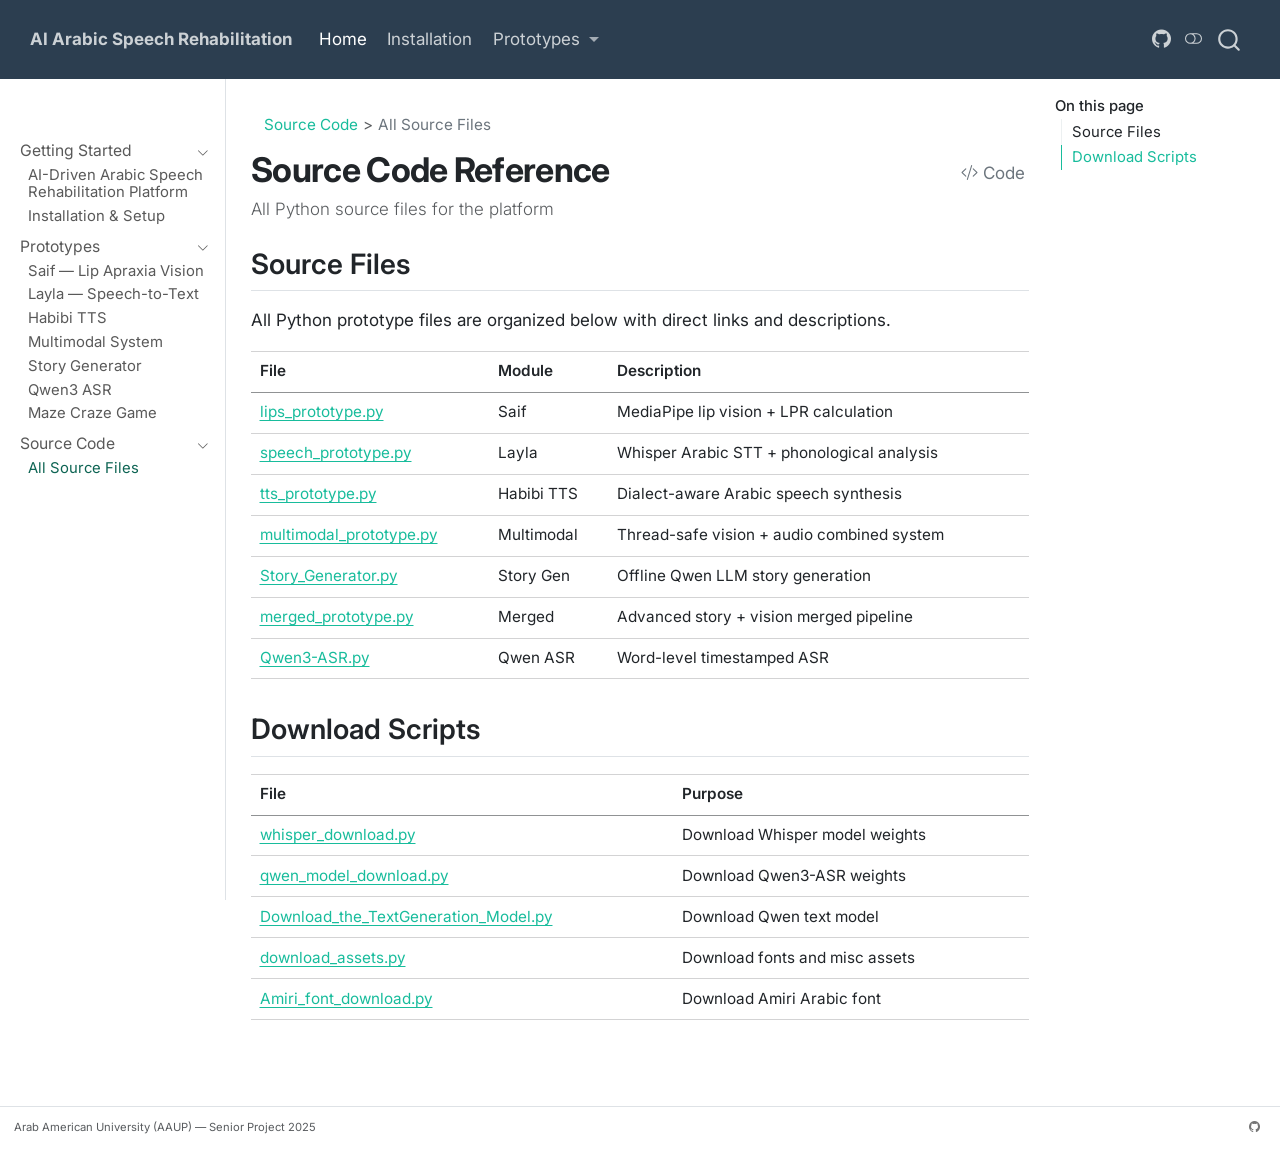
<file: docs/site/code/index.html>
<!DOCTYPE html>
<html xmlns="http://www.w3.org/1999/xhtml" lang="en" xml:lang="en"><head>

<meta charset="utf-8">
<meta name="generator" content="quarto-1.9.38">

<meta name="viewport" content="width=device-width, initial-scale=1.0, user-scalable=yes">


<title>Source Code Reference – AI Arabic Speech Rehabilitation</title>
<style>
/* Default styles provided by pandoc.
** See https://pandoc.org/MANUAL.html#variables-for-html for config info.
*/
code{white-space: pre-wrap;}
span.smallcaps{font-variant: small-caps;}
div.columns{display: flex; gap: min(4vw, 1.5em);}
div.column{flex: auto; overflow-x: auto;}
div.hanging-indent{margin-left: 1.5em; text-indent: -1.5em;}
ul.task-list{list-style: none;}
ul.task-list li input[type="checkbox"] {
  width: 0.8em;
  margin: 0 0.8em 0.2em -1em; /* quarto-specific, see https://github.com/quarto-dev/quarto-cli/issues/4556 */ 
  vertical-align: middle;
}
/* CSS for syntax highlighting */
html { -webkit-text-size-adjust: 100%; }
pre > code.sourceCode { white-space: pre; position: relative; }
pre > code.sourceCode > span { display: inline-block; line-height: 1.25; }
pre > code.sourceCode > span:empty { height: 1.2em; }
.sourceCode { overflow: visible; }
code.sourceCode > span { color: inherit; text-decoration: inherit; }
div.sourceCode { margin: 1em 0; }
pre.sourceCode { margin: 0; }
@media screen {
div.sourceCode { overflow: auto; }
}
@media print {
pre > code.sourceCode { white-space: pre-wrap; }
pre > code.sourceCode > span { text-indent: -5em; padding-left: 5em; }
}
pre.numberSource code
  { counter-reset: source-line 0; }
pre.numberSource code > span
  { position: relative; left: -4em; counter-increment: source-line; }
pre.numberSource code > span > a:first-child::before
  { content: counter(source-line);
    position: relative; left: -1em; text-align: right; vertical-align: baseline;
    border: none; display: inline-block;
    -webkit-touch-callout: none; -webkit-user-select: none;
    -khtml-user-select: none; -moz-user-select: none;
    -ms-user-select: none; user-select: none;
    padding: 0 4px; width: 4em;
  }
pre.numberSource { margin-left: 3em;  padding-left: 4px; }
div.sourceCode
  {   }
@media screen {
pre > code.sourceCode > span > a:first-child::before { text-decoration: underline; }
}
</style>


<script src="../site_libs/quarto-nav/quarto-nav.js"></script>
<script src="../site_libs/quarto-nav/headroom.min.js"></script>
<script src="../site_libs/clipboard/clipboard.min.js"></script>
<script src="../site_libs/quarto-search/autocomplete.umd.js"></script>
<script src="../site_libs/quarto-search/fuse.min.js"></script>
<script src="../site_libs/quarto-search/quarto-search.js"></script>
<meta name="quarto:offset" content="../">
<link href="../assets/favicon.ico" rel="icon">
<script src="../site_libs/quarto-html/quarto.js" type="module"></script>
<script src="../site_libs/quarto-html/tabsets/tabsets.js" type="module"></script>
<script src="../site_libs/quarto-html/popper.min.js"></script>
<script src="../site_libs/quarto-html/tippy.umd.min.js"></script>
<script src="../site_libs/quarto-html/anchor.min.js"></script>
<link href="../site_libs/quarto-html/tippy.css" rel="stylesheet">
<link href="../site_libs/quarto-html/quarto-syntax-highlighting-de63f62b328812d8e578a4d74e282472.css" rel="stylesheet" class="quarto-color-scheme" id="quarto-text-highlighting-styles">
<link href="../site_libs/quarto-html/quarto-syntax-highlighting-dark-6b6957c917596b414ec0b78690761e87.css" rel="stylesheet" class="quarto-color-scheme quarto-color-alternate" id="quarto-text-highlighting-styles">
<link href="../site_libs/quarto-html/quarto-syntax-highlighting-de63f62b328812d8e578a4d74e282472.css" rel="stylesheet" class="quarto-color-scheme-extra" id="quarto-text-highlighting-styles">
<script src="../site_libs/bootstrap/bootstrap.min.js"></script>
<link href="../site_libs/bootstrap/bootstrap-icons.css" rel="stylesheet">
<link href="../site_libs/bootstrap/bootstrap-7e84c5f4eb4d3efe317729a7bdda7fe6.min.css" rel="stylesheet" append-hash="true" class="quarto-color-scheme" id="quarto-bootstrap" data-mode="light">
<link href="../site_libs/bootstrap/bootstrap-dark-70d92981cf4513a1d3bfdb49ab6df68f.min.css" rel="stylesheet" append-hash="true" class="quarto-color-scheme quarto-color-alternate" id="quarto-bootstrap" data-mode="dark">
<link href="../site_libs/bootstrap/bootstrap-7e84c5f4eb4d3efe317729a7bdda7fe6.min.css" rel="stylesheet" append-hash="true" class="quarto-color-scheme-extra" id="quarto-bootstrap" data-mode="light">
<script id="quarto-search-options" type="application/json">{
  "location": "navbar",
  "copy-button": false,
  "collapse-after": 3,
  "panel-placement": "end",
  "type": "overlay",
  "limit": 50,
  "keyboard-shortcut": [
    "f",
    "/",
    "s"
  ],
  "show-item-context": false,
  "language": {
    "search-no-results-text": "No results",
    "search-matching-documents-text": "matching documents",
    "search-copy-link-title": "Copy link to search",
    "search-hide-matches-text": "Hide additional matches",
    "search-more-match-text": "more match in this document",
    "search-more-matches-text": "more matches in this document",
    "search-clear-button-title": "Clear",
    "search-text-placeholder": "",
    "search-detached-cancel-button-title": "Cancel",
    "search-submit-button-title": "Submit",
    "search-label": "Search"
  }
}</script>


<link rel="stylesheet" href="../styles.css">
</head>

<body class="nav-sidebar docked nav-fixed quarto-light"><script id="quarto-html-before-body" type="application/javascript">
    const toggleBodyColorMode = (bsSheetEl) => {
      const mode = bsSheetEl.getAttribute("data-mode");
      const bodyEl = window.document.querySelector("body");
      if (mode === "dark") {
        bodyEl.classList.add("quarto-dark");
        bodyEl.classList.remove("quarto-light");
      } else {
        bodyEl.classList.add("quarto-light");
        bodyEl.classList.remove("quarto-dark");
      }
    }
    const toggleBodyColorPrimary = () => {
      const bsSheetEl = window.document.querySelector("link#quarto-bootstrap:not([rel=disabled-stylesheet])");
      if (bsSheetEl) {
        toggleBodyColorMode(bsSheetEl);
      }
    }
    const setColorSchemeToggle = (alternate) => {
      const toggles = window.document.querySelectorAll('.quarto-color-scheme-toggle');
      for (let i=0; i < toggles.length; i++) {
        const toggle = toggles[i];
        if (toggle) {
          if (alternate) {
            toggle.classList.add("alternate");
          } else {
            toggle.classList.remove("alternate");
          }
        }
      }
    };
    const toggleColorMode = (alternate) => {
      // Switch the stylesheets
      const primaryStylesheets = window.document.querySelectorAll('link.quarto-color-scheme:not(.quarto-color-alternate)');
      const alternateStylesheets = window.document.querySelectorAll('link.quarto-color-scheme.quarto-color-alternate');
      manageTransitions('#quarto-margin-sidebar .nav-link', false);
      if (alternate) {
        // note: dark is layered on light, we don't disable primary!
        enableStylesheet(alternateStylesheets);
        for (const sheetNode of alternateStylesheets) {
          if (sheetNode.id === "quarto-bootstrap") {
            toggleBodyColorMode(sheetNode);
          }
        }
      } else {
        disableStylesheet(alternateStylesheets);
        enableStylesheet(primaryStylesheets)
        toggleBodyColorPrimary();
      }
      manageTransitions('#quarto-margin-sidebar .nav-link', true);
      // Switch the toggles
      setColorSchemeToggle(alternate)
      // Hack to workaround the fact that safari doesn't
      // properly recolor the scrollbar when toggling (#1455)
      if (navigator.userAgent.indexOf('Safari') > 0 && navigator.userAgent.indexOf('Chrome') == -1) {
        manageTransitions("body", false);
        window.scrollTo(0, 1);
        setTimeout(() => {
          window.scrollTo(0, 0);
          manageTransitions("body", true);
        }, 40);
      }
    }
    const disableStylesheet = (stylesheets) => {
      for (let i=0; i < stylesheets.length; i++) {
        const stylesheet = stylesheets[i];
        stylesheet.rel = 'disabled-stylesheet';
      }
    }
    const enableStylesheet = (stylesheets) => {
      for (let i=0; i < stylesheets.length; i++) {
        const stylesheet = stylesheets[i];
        if(stylesheet.rel !== 'stylesheet') { // for Chrome, which will still FOUC without this check
          stylesheet.rel = 'stylesheet';
        }
      }
    }
    const manageTransitions = (selector, allowTransitions) => {
      const els = window.document.querySelectorAll(selector);
      for (let i=0; i < els.length; i++) {
        const el = els[i];
        if (allowTransitions) {
          el.classList.remove('notransition');
        } else {
          el.classList.add('notransition');
        }
      }
    }
    const isFileUrl = () => {
      return window.location.protocol === 'file:';
    }
    const hasAlternateSentinel = () => {
      let styleSentinel = getColorSchemeSentinel();
      if (styleSentinel !== null) {
        return styleSentinel === "alternate";
      } else {
        return false;
      }
    }
    const setStyleSentinel = (alternate) => {
      const value = alternate ? "alternate" : "default";
      if (!isFileUrl()) {
        window.localStorage.setItem("quarto-color-scheme", value);
      } else {
        localAlternateSentinel = value;
      }
    }
    const getColorSchemeSentinel = () => {
      if (!isFileUrl()) {
        const storageValue = window.localStorage.getItem("quarto-color-scheme");
        return storageValue != null ? storageValue : localAlternateSentinel;
      } else {
        return localAlternateSentinel;
      }
    }
    const toggleGiscusIfUsed = (isAlternate, darkModeDefault) => {
      const baseTheme = document.querySelector('#giscus-base-theme')?.value ?? 'light';
      const alternateTheme = document.querySelector('#giscus-alt-theme')?.value ?? 'dark';
      let newTheme = '';
      if(authorPrefersDark) {
        newTheme = isAlternate ? baseTheme : alternateTheme;
      } else {
        newTheme = isAlternate ? alternateTheme : baseTheme;
      }
      const changeGiscusTheme = () => {
        // From: https://github.com/giscus/giscus/issues/336
        const sendMessage = (message) => {
          const iframe = document.querySelector('iframe.giscus-frame');
          if (!iframe) return;
          iframe.contentWindow.postMessage({ giscus: message }, 'https://giscus.app');
        }
        sendMessage({
          setConfig: {
            theme: newTheme
          }
        });
      }
      const isGiscussLoaded = window.document.querySelector('iframe.giscus-frame') !== null;
      if (isGiscussLoaded) {
        changeGiscusTheme();
      }
    };
    const authorPrefersDark = false;
    const darkModeDefault = authorPrefersDark;
      document.querySelector('link#quarto-text-highlighting-styles.quarto-color-scheme-extra').rel = 'disabled-stylesheet';
      document.querySelector('link#quarto-bootstrap.quarto-color-scheme-extra').rel = 'disabled-stylesheet';
    let localAlternateSentinel = darkModeDefault ? 'alternate' : 'default';
    // Dark / light mode switch
    window.quartoToggleColorScheme = () => {
      // Read the current dark / light value
      let toAlternate = !hasAlternateSentinel();
      toggleColorMode(toAlternate);
      setStyleSentinel(toAlternate);
      toggleGiscusIfUsed(toAlternate, darkModeDefault);
      window.dispatchEvent(new Event('resize'));
    };
    // Switch to dark mode if need be
    if (hasAlternateSentinel()) {
      toggleColorMode(true);
    } else {
      toggleColorMode(false);
    }
  </script>

<div id="quarto-search-results"></div>
  <header id="quarto-header" class="headroom fixed-top">
    <nav class="navbar navbar-expand-lg " data-bs-theme="dark">
      <div class="navbar-container container-fluid">
      <div class="navbar-brand-container mx-auto">
    <a class="navbar-brand" href="../index.html">
    <span class="navbar-title">AI Arabic Speech Rehabilitation</span>
    </a>
  </div>
            <div id="quarto-search" class="" title="Search"></div>
          <button class="navbar-toggler" type="button" data-bs-toggle="collapse" data-bs-target="#navbarCollapse" aria-controls="navbarCollapse" role="menu" aria-expanded="false" aria-label="Toggle navigation" onclick="if (window.quartoToggleHeadroom) { window.quartoToggleHeadroom(); }">
  <span class="navbar-toggler-icon"></span>
</button>
          <div class="collapse navbar-collapse" id="navbarCollapse">
            <ul class="navbar-nav navbar-nav-scroll me-auto">
  <li class="nav-item">
    <a class="nav-link active" href="../index.html" aria-current="page"> 
<span class="menu-text">Home</span></a>
  </li>  
  <li class="nav-item">
    <a class="nav-link" href="../installation.html"> 
<span class="menu-text">Installation</span></a>
  </li>  
  <li class="nav-item dropdown ">
    <a class="nav-link dropdown-toggle" href="#" id="nav-menu-prototypes" role="link" data-bs-toggle="dropdown" aria-expanded="false">
 <span class="menu-text">Prototypes</span>
    </a>
    <ul class="dropdown-menu" aria-labelledby="nav-menu-prototypes">    
        <li>
    <a class="dropdown-item" href="../prototypes/lips-module.html">
 <span class="dropdown-text">Saif — Lip Apraxia Vision</span></a>
  </li>  
        <li>
    <a class="dropdown-item" href="../prototypes/speech-module.html">
 <span class="dropdown-text">Layla — Speech-to-Text (Whisper)</span></a>
  </li>  
        <li>
    <a class="dropdown-item" href="../prototypes/tts-module.html">
 <span class="dropdown-text">Habibi TTS — Arabic Speech Synthesis</span></a>
  </li>  
        <li>
    <a class="dropdown-item" href="../prototypes/multimodal.html">
 <span class="dropdown-text">Multimodal System</span></a>
  </li>  
        <li>
    <a class="dropdown-item" href="../prototypes/story-generator.html">
 <span class="dropdown-text">Story Generator (Qwen)</span></a>
  </li>  
        <li>
    <a class="dropdown-item" href="../prototypes/qwen-asr.html">
 <span class="dropdown-text">Qwen3 ASR</span></a>
  </li>  
        <li>
    <a class="dropdown-item" href="../prototypes/maze-game.html">
 <span class="dropdown-text">Maze Craze Game</span></a>
  </li>  
    </ul>
  </li>
</ul>
            <ul class="navbar-nav navbar-nav-scroll ms-auto">
  <li class="nav-item compact">
    <a class="nav-link" href="https://github.com"> <i class="bi bi-github" role="img">
</i> 
<span class="menu-text"></span></a>
  </li>  
</ul>
          </div> <!-- /navcollapse -->
            <div class="quarto-navbar-tools">
  <a href="" class="quarto-color-scheme-toggle quarto-navigation-tool  px-1" onclick="window.quartoToggleColorScheme(); return false;" title="Toggle dark mode"><i class="bi"></i></a>
</div>
      </div> <!-- /container-fluid -->
    </nav>
  <nav class="quarto-secondary-nav">
    <div class="container-fluid d-flex">
      <button type="button" class="quarto-btn-toggle btn" data-bs-toggle="collapse" role="button" data-bs-target=".quarto-sidebar-collapse-item" aria-controls="quarto-sidebar" aria-expanded="false" aria-label="Toggle sidebar navigation" onclick="if (window.quartoToggleHeadroom) { window.quartoToggleHeadroom(); }">
        <i class="bi bi-layout-text-sidebar-reverse"></i>
      </button>
        <nav class="quarto-page-breadcrumbs" aria-label="breadcrumb"><ol class="breadcrumb"><li class="breadcrumb-item"><a href="../code/index.html">Source Code</a></li><li class="breadcrumb-item"><a href="../code/index.html">All Source Files</a></li></ol></nav>
        <a class="flex-grow-1" role="navigation" data-bs-toggle="collapse" data-bs-target=".quarto-sidebar-collapse-item" aria-controls="quarto-sidebar" aria-expanded="false" aria-label="Toggle sidebar navigation" onclick="if (window.quartoToggleHeadroom) { window.quartoToggleHeadroom(); }">      
        </a>
      <button type="button" class="btn quarto-search-button" aria-label="Search" onclick="window.quartoOpenSearch();">
        <i class="bi bi-search"></i>
      </button>
    </div>
  </nav>
</header>
<!-- content -->
<div id="quarto-content" class="quarto-container page-columns page-rows-contents page-layout-article page-navbar">
<!-- sidebar -->
  <nav id="quarto-sidebar" class="sidebar collapse collapse-horizontal quarto-sidebar-collapse-item sidebar-navigation docked overflow-auto">
        <div class="mt-2 flex-shrink-0 align-items-center">
        <div class="sidebar-search">
        <div id="quarto-search" class="" title="Search"></div>
        </div>
        </div>
    <div class="sidebar-menu-container"> 
    <ul class="list-unstyled mt-1">
        <li class="sidebar-item sidebar-item-section">
      <div class="sidebar-item-container"> 
            <a class="sidebar-item-text sidebar-link text-start" data-bs-toggle="collapse" data-bs-target="#quarto-sidebar-section-1" role="navigation" aria-expanded="true">
 <span class="menu-text">Getting Started</span></a>
          <a class="sidebar-item-toggle text-start" data-bs-toggle="collapse" data-bs-target="#quarto-sidebar-section-1" role="navigation" aria-expanded="true" aria-label="Toggle section">
            <i class="bi bi-chevron-right ms-2"></i>
          </a> 
      </div>
      <ul id="quarto-sidebar-section-1" class="collapse list-unstyled sidebar-section depth1 show">  
          <li class="sidebar-item">
  <div class="sidebar-item-container"> 
  <a href="../index.html" class="sidebar-item-text sidebar-link">
 <span class="menu-text">AI-Driven Arabic Speech Rehabilitation Platform</span></a>
  </div>
</li>
          <li class="sidebar-item">
  <div class="sidebar-item-container"> 
  <a href="../installation.html" class="sidebar-item-text sidebar-link">
 <span class="menu-text">Installation &amp; Setup</span></a>
  </div>
</li>
      </ul>
  </li>
        <li class="sidebar-item sidebar-item-section">
      <div class="sidebar-item-container"> 
            <a class="sidebar-item-text sidebar-link text-start" data-bs-toggle="collapse" data-bs-target="#quarto-sidebar-section-2" role="navigation" aria-expanded="true">
 <span class="menu-text">Prototypes</span></a>
          <a class="sidebar-item-toggle text-start" data-bs-toggle="collapse" data-bs-target="#quarto-sidebar-section-2" role="navigation" aria-expanded="true" aria-label="Toggle section">
            <i class="bi bi-chevron-right ms-2"></i>
          </a> 
      </div>
      <ul id="quarto-sidebar-section-2" class="collapse list-unstyled sidebar-section depth1 show">  
          <li class="sidebar-item">
  <div class="sidebar-item-container"> 
  <a href="../prototypes/lips-module.html" class="sidebar-item-text sidebar-link">
 <span class="menu-text">Saif — Lip Apraxia Vision</span></a>
  </div>
</li>
          <li class="sidebar-item">
  <div class="sidebar-item-container"> 
  <a href="../prototypes/speech-module.html" class="sidebar-item-text sidebar-link">
 <span class="menu-text">Layla — Speech-to-Text</span></a>
  </div>
</li>
          <li class="sidebar-item">
  <div class="sidebar-item-container"> 
  <a href="../prototypes/tts-module.html" class="sidebar-item-text sidebar-link">
 <span class="menu-text">Habibi TTS</span></a>
  </div>
</li>
          <li class="sidebar-item">
  <div class="sidebar-item-container"> 
  <a href="../prototypes/multimodal.html" class="sidebar-item-text sidebar-link">
 <span class="menu-text">Multimodal System</span></a>
  </div>
</li>
          <li class="sidebar-item">
  <div class="sidebar-item-container"> 
  <a href="../prototypes/story-generator.html" class="sidebar-item-text sidebar-link">
 <span class="menu-text">Story Generator</span></a>
  </div>
</li>
          <li class="sidebar-item">
  <div class="sidebar-item-container"> 
  <a href="../prototypes/qwen-asr.html" class="sidebar-item-text sidebar-link">
 <span class="menu-text">Qwen3 ASR</span></a>
  </div>
</li>
          <li class="sidebar-item">
  <div class="sidebar-item-container"> 
  <a href="../prototypes/maze-game.html" class="sidebar-item-text sidebar-link">
 <span class="menu-text">Maze Craze Game</span></a>
  </div>
</li>
      </ul>
  </li>
        <li class="sidebar-item sidebar-item-section">
      <div class="sidebar-item-container"> 
            <a class="sidebar-item-text sidebar-link text-start" data-bs-toggle="collapse" data-bs-target="#quarto-sidebar-section-3" role="navigation" aria-expanded="true">
 <span class="menu-text">Source Code</span></a>
          <a class="sidebar-item-toggle text-start" data-bs-toggle="collapse" data-bs-target="#quarto-sidebar-section-3" role="navigation" aria-expanded="true" aria-label="Toggle section">
            <i class="bi bi-chevron-right ms-2"></i>
          </a> 
      </div>
      <ul id="quarto-sidebar-section-3" class="collapse list-unstyled sidebar-section depth1 show">  
          <li class="sidebar-item">
  <div class="sidebar-item-container"> 
  <a href="../code/index.html" class="sidebar-item-text sidebar-link active">
 <span class="menu-text">All Source Files</span></a>
  </div>
</li>
      </ul>
  </li>
    </ul>
    </div>
</nav>
<div id="quarto-sidebar-glass" class="quarto-sidebar-collapse-item" data-bs-toggle="collapse" data-bs-target=".quarto-sidebar-collapse-item"></div>
<!-- margin-sidebar -->
    <div id="quarto-margin-sidebar" class="sidebar margin-sidebar">
        <nav id="TOC" role="doc-toc" class="toc-active">
    <h2 id="toc-title">On this page</h2>
   
  <ul>
  <li><a href="#source-files" id="toc-source-files" class="nav-link active" data-scroll-target="#source-files">Source Files</a></li>
  <li><a href="#download-scripts" id="toc-download-scripts" class="nav-link" data-scroll-target="#download-scripts">Download Scripts</a></li>
  </ul>
</nav>
    </div>
<!-- main -->
<main class="content" id="quarto-document-content">


<header id="title-block-header" class="quarto-title-block default"><nav class="quarto-page-breadcrumbs quarto-title-breadcrumbs d-none d-lg-block" aria-label="breadcrumb"><ol class="breadcrumb"><li class="breadcrumb-item"><a href="../code/index.html">Source Code</a></li><li class="breadcrumb-item"><a href="../code/index.html">All Source Files</a></li></ol></nav>
<div class="quarto-title">
<div class="quarto-title-block"><div><h1 class="title">Source Code Reference</h1><button type="button" class="btn code-tools-button" id="quarto-code-tools-source"><i class="bi"></i> Code</button></div></div>
<p class="subtitle lead">All Python source files for the platform</p>
</div>



<div class="quarto-title-meta">

    
  
    
  </div>
  


</header>


<section id="source-files" class="level2">
<h2 class="anchored" data-anchor-id="source-files">Source Files</h2>
<p>All Python prototype files are organized below with direct links and descriptions.</p>
<table class="caption-top table">
<thead>
<tr class="header">
<th>File</th>
<th>Module</th>
<th>Description</th>
</tr>
</thead>
<tbody>
<tr class="odd">
<td><a href="lips_prototype.py">lips_prototype.py</a></td>
<td>Saif</td>
<td>MediaPipe lip vision + LPR calculation</td>
</tr>
<tr class="even">
<td><a href="speech_prototype.py">speech_prototype.py</a></td>
<td>Layla</td>
<td>Whisper Arabic STT + phonological analysis</td>
</tr>
<tr class="odd">
<td><a href="tts_prototype.py">tts_prototype.py</a></td>
<td>Habibi TTS</td>
<td>Dialect-aware Arabic speech synthesis</td>
</tr>
<tr class="even">
<td><a href="multimodal_prototype.py">multimodal_prototype.py</a></td>
<td>Multimodal</td>
<td>Thread-safe vision + audio combined system</td>
</tr>
<tr class="odd">
<td><a href="Story_Generator.py">Story_Generator.py</a></td>
<td>Story Gen</td>
<td>Offline Qwen LLM story generation</td>
</tr>
<tr class="even">
<td><a href="merged_prototype.py">merged_prototype.py</a></td>
<td>Merged</td>
<td>Advanced story + vision merged pipeline</td>
</tr>
<tr class="odd">
<td><a href="Qwen3-ASR.py">Qwen3-ASR.py</a></td>
<td>Qwen ASR</td>
<td>Word-level timestamped ASR</td>
</tr>
</tbody>
</table>
</section>
<section id="download-scripts" class="level2">
<h2 class="anchored" data-anchor-id="download-scripts">Download Scripts</h2>
<table class="caption-top table">
<thead>
<tr class="header">
<th>File</th>
<th>Purpose</th>
</tr>
</thead>
<tbody>
<tr class="odd">
<td><a href="whisper_download.py">whisper_download.py</a></td>
<td>Download Whisper model weights</td>
</tr>
<tr class="even">
<td><a href="qwen_model_download.py">qwen_model_download.py</a></td>
<td>Download Qwen3-ASR weights</td>
</tr>
<tr class="odd">
<td><a href="Download_the_TextGeneration_Model.py">Download_the_TextGeneration_Model.py</a></td>
<td>Download Qwen text model</td>
</tr>
<tr class="even">
<td><a href="download_assets.py">download_assets.py</a></td>
<td>Download fonts and misc assets</td>
</tr>
<tr class="odd">
<td><a href="Amiri_font_download.py">Amiri_font_download.py</a></td>
<td>Download Amiri Arabic font</td>
</tr>
</tbody>
</table>


<!-- -->

</section>

</main> <!-- /main -->
<script id="quarto-html-after-body" type="application/javascript">
  window.document.addEventListener("DOMContentLoaded", function (event) {
    // Ensure there is a toggle, if there isn't float one in the top right
    if (window.document.querySelector('.quarto-color-scheme-toggle') === null) {
      const a = window.document.createElement('a');
      a.classList.add('top-right');
      a.classList.add('quarto-color-scheme-toggle');
      a.href = "";
      a.onclick = function() { try { window.quartoToggleColorScheme(); } catch {} return false; };
      const i = window.document.createElement("i");
      i.classList.add('bi');
      a.appendChild(i);
      window.document.body.appendChild(a);
    }
    setColorSchemeToggle(hasAlternateSentinel())
    const icon = "";
    const anchorJS = new window.AnchorJS();
    anchorJS.options = {
      placement: 'right',
      icon: icon
    };
    anchorJS.add('.anchored');
    const isCodeAnnotation = (el) => {
      for (const clz of el.classList) {
        if (clz.startsWith('code-annotation-')) {                     
          return true;
        }
      }
      return false;
    }
    const onCopySuccess = function(e) {
      // button target
      const button = e.trigger;
      // don't keep focus
      button.blur();
      // flash "checked"
      button.classList.add('code-copy-button-checked');
      var currentTitle = button.getAttribute("title");
      button.setAttribute("title", "Copied!");
      let tooltip;
      if (window.bootstrap) {
        button.setAttribute("data-bs-toggle", "tooltip");
        button.setAttribute("data-bs-placement", "left");
        button.setAttribute("data-bs-title", "Copied!");
        tooltip = new bootstrap.Tooltip(button, 
          { trigger: "manual", 
            customClass: "code-copy-button-tooltip",
            offset: [0, -8]});
        tooltip.show();    
      }
      setTimeout(function() {
        if (tooltip) {
          tooltip.hide();
          button.removeAttribute("data-bs-title");
          button.removeAttribute("data-bs-toggle");
          button.removeAttribute("data-bs-placement");
        }
        button.setAttribute("title", currentTitle);
        button.classList.remove('code-copy-button-checked');
      }, 1000);
      // clear code selection
      e.clearSelection();
    }
    const getTextToCopy = function(trigger) {
      const outerScaffold = trigger.parentElement.cloneNode(true);
      const codeEl = outerScaffold.querySelector('code');
      for (const childEl of codeEl.children) {
        if (isCodeAnnotation(childEl)) {
          childEl.remove();
        }
      }
      return codeEl.innerText;
    }
    const clipboard = new window.ClipboardJS('.code-copy-button:not([data-in-quarto-modal])', {
      text: getTextToCopy
    });
    clipboard.on('success', onCopySuccess);
    if (window.document.getElementById('quarto-embedded-source-code-modal')) {
      const clipboardModal = new window.ClipboardJS('.code-copy-button[data-in-quarto-modal]', {
        text: getTextToCopy,
        container: window.document.getElementById('quarto-embedded-source-code-modal')
      });
      clipboardModal.on('success', onCopySuccess);
    }
    const viewSource = window.document.getElementById('quarto-view-source') ||
                       window.document.getElementById('quarto-code-tools-source');
    if (viewSource) {
      const sourceUrl = viewSource.getAttribute("data-quarto-source-url");
      viewSource.addEventListener("click", function(e) {
        if (sourceUrl) {
          // rstudio viewer pane
          if (/\bcapabilities=\b/.test(window.location)) {
            window.open(sourceUrl);
          } else {
            window.location.href = sourceUrl;
          }
        } else {
          const modal = new bootstrap.Modal(document.getElementById('quarto-embedded-source-code-modal'));
          modal.show();
        }
        return false;
      });
    }
    function toggleCodeHandler(show) {
      return function(e) {
        const detailsSrc = window.document.querySelectorAll(".cell > details > .sourceCode");
        for (let i=0; i<detailsSrc.length; i++) {
          const details = detailsSrc[i].parentElement;
          if (show) {
            details.open = true;
          } else {
            details.removeAttribute("open");
          }
        }
        const cellCodeDivs = window.document.querySelectorAll(".cell > .sourceCode");
        const fromCls = show ? "hidden" : "unhidden";
        const toCls = show ? "unhidden" : "hidden";
        for (let i=0; i<cellCodeDivs.length; i++) {
          const codeDiv = cellCodeDivs[i];
          if (codeDiv.classList.contains(fromCls)) {
            codeDiv.classList.remove(fromCls);
            codeDiv.classList.add(toCls);
          } 
        }
        return false;
      }
    }
    const hideAllCode = window.document.getElementById("quarto-hide-all-code");
    if (hideAllCode) {
      hideAllCode.addEventListener("click", toggleCodeHandler(false));
    }
    const showAllCode = window.document.getElementById("quarto-show-all-code");
    if (showAllCode) {
      showAllCode.addEventListener("click", toggleCodeHandler(true));
    }
      var localhostRegex = new RegExp(/^(?:http|https):\/\/localhost\:?[0-9]*\//);
      var mailtoRegex = new RegExp(/^mailto:/);
        var filterRegex = new RegExp('/' + window.location.host + '/');
      var isInternal = (href) => {
          return filterRegex.test(href) || localhostRegex.test(href) || mailtoRegex.test(href);
      }
      // Inspect non-navigation links and adorn them if external
     var links = window.document.querySelectorAll('a[href]:not(.nav-link):not(.navbar-brand):not(.toc-action):not(.sidebar-link):not(.sidebar-item-toggle):not(.pagination-link):not(.no-external):not([aria-hidden]):not(.dropdown-item):not(.quarto-navigation-tool):not(.about-link)');
      for (var i=0; i<links.length; i++) {
        const link = links[i];
        if (!isInternal(link.href)) {
          // undo the damage that might have been done by quarto-nav.js in the case of
          // links that we want to consider external
          if (link.dataset.originalHref !== undefined) {
            link.href = link.dataset.originalHref;
          }
        }
      }
    function tippyHover(el, contentFn, onTriggerFn, onUntriggerFn) {
      const config = {
        allowHTML: true,
        maxWidth: 500,
        delay: 100,
        arrow: false,
        appendTo: function(el) {
            return el.parentElement;
        },
        interactive: true,
        interactiveBorder: 10,
        theme: 'quarto',
        placement: 'bottom-start',
      };
      if (contentFn) {
        config.content = contentFn;
      }
      if (onTriggerFn) {
        config.onTrigger = onTriggerFn;
      }
      if (onUntriggerFn) {
        config.onUntrigger = onUntriggerFn;
      }
      window.tippy(el, config); 
    }
    const noterefs = window.document.querySelectorAll('a[role="doc-noteref"]');
    for (var i=0; i<noterefs.length; i++) {
      const ref = noterefs[i];
      tippyHover(ref, function() {
        // use id or data attribute instead here
        let href = ref.getAttribute('data-footnote-href') || ref.getAttribute('href');
        try { href = new URL(href).hash; } catch {}
        const id = href.replace(/^#\/?/, "");
        const note = window.document.getElementById(id);
        if (note) {
          return note.innerHTML;
        } else {
          return "";
        }
      });
    }
    const xrefs = window.document.querySelectorAll('a.quarto-xref');
    const processXRef = (id, note) => {
      // Strip column container classes
      const stripColumnClz = (el) => {
        el.classList.remove("page-full", "page-columns");
        if (el.children) {
          for (const child of el.children) {
            stripColumnClz(child);
          }
        }
      }
      stripColumnClz(note)
      if (id === null || id.startsWith('sec-')) {
        // Special case sections, only their first couple elements
        const container = document.createElement("div");
        if (note.children && note.children.length > 2) {
          container.appendChild(note.children[0].cloneNode(true));
          for (let i = 1; i < note.children.length; i++) {
            const child = note.children[i];
            if (child.tagName === "P" && child.innerText === "") {
              continue;
            } else {
              container.appendChild(child.cloneNode(true));
              break;
            }
          }
          if (window.Quarto?.typesetMath) {
            window.Quarto.typesetMath(container);
          }
          return container.innerHTML
        } else {
          if (window.Quarto?.typesetMath) {
            window.Quarto.typesetMath(note);
          }
          return note.innerHTML;
        }
      } else {
        // Remove any anchor links if they are present
        const anchorLink = note.querySelector('a.anchorjs-link');
        if (anchorLink) {
          anchorLink.remove();
        }
        if (window.Quarto?.typesetMath) {
          window.Quarto.typesetMath(note);
        }
        if (note.classList.contains("callout")) {
          return note.outerHTML;
        } else {
          return note.innerHTML;
        }
      }
    }
    for (var i=0; i<xrefs.length; i++) {
      const xref = xrefs[i];
      tippyHover(xref, undefined, function(instance) {
        instance.disable();
        let url = xref.getAttribute('href');
        let hash = undefined; 
        if (url.startsWith('#')) {
          hash = url;
        } else {
          try { hash = new URL(url).hash; } catch {}
        }
        if (hash) {
          const id = hash.replace(/^#\/?/, "");
          const note = window.document.getElementById(id);
          if (note !== null) {
            try {
              const html = processXRef(id, note.cloneNode(true));
              instance.setContent(html);
            } finally {
              instance.enable();
              instance.show();
            }
          } else {
            // See if we can fetch this
            fetch(url.split('#')[0])
            .then(res => res.text())
            .then(html => {
              const parser = new DOMParser();
              const htmlDoc = parser.parseFromString(html, "text/html");
              const note = htmlDoc.getElementById(id);
              if (note !== null) {
                const html = processXRef(id, note);
                instance.setContent(html);
              } 
            }).finally(() => {
              instance.enable();
              instance.show();
            });
          }
        } else {
          // See if we can fetch a full url (with no hash to target)
          // This is a special case and we should probably do some content thinning / targeting
          fetch(url)
          .then(res => res.text())
          .then(html => {
            const parser = new DOMParser();
            const htmlDoc = parser.parseFromString(html, "text/html");
            const note = htmlDoc.querySelector('main.content');
            if (note !== null) {
              // This should only happen for chapter cross references
              // (since there is no id in the URL)
              // remove the first header
              if (note.children.length > 0 && note.children[0].tagName === "HEADER") {
                note.children[0].remove();
              }
              const html = processXRef(null, note);
              instance.setContent(html);
            } 
          }).finally(() => {
            instance.enable();
            instance.show();
          });
        }
      }, function(instance) {
      });
    }
        let selectedAnnoteEl;
        const selectorForAnnotation = ( cell, annotation) => {
          let cellAttr = 'data-code-cell="' + cell + '"';
          let lineAttr = 'data-code-annotation="' +  annotation + '"';
          const selector = 'span[' + cellAttr + '][' + lineAttr + ']';
          return selector;
        }
        const selectCodeLines = (annoteEl) => {
          const doc = window.document;
          const targetCell = annoteEl.getAttribute("data-target-cell");
          const targetAnnotation = annoteEl.getAttribute("data-target-annotation");
          const annoteSpan = window.document.querySelector(selectorForAnnotation(targetCell, targetAnnotation));
          const lines = annoteSpan.getAttribute("data-code-lines").split(",");
          const lineIds = lines.map((line) => {
            return targetCell + "-" + line;
          })
          let top = null;
          let height = null;
          let parent = null;
          if (lineIds.length > 0) {
              //compute the position of the single el (top and bottom and make a div)
              const el = window.document.getElementById(lineIds[0]);
              top = el.offsetTop;
              height = el.offsetHeight;
              parent = el.parentElement.parentElement;
            if (lineIds.length > 1) {
              const lastEl = window.document.getElementById(lineIds[lineIds.length - 1]);
              const bottom = lastEl.offsetTop + lastEl.offsetHeight;
              height = bottom - top;
            }
            if (top !== null && height !== null && parent !== null) {
              // cook up a div (if necessary) and position it 
              let div = window.document.getElementById("code-annotation-line-highlight");
              if (div === null) {
                div = window.document.createElement("div");
                div.setAttribute("id", "code-annotation-line-highlight");
                div.style.position = 'absolute';
                parent.appendChild(div);
              }
              div.style.top = top - 2 + "px";
              div.style.height = height + 4 + "px";
              div.style.left = 0;
              let gutterDiv = window.document.getElementById("code-annotation-line-highlight-gutter");
              if (gutterDiv === null) {
                gutterDiv = window.document.createElement("div");
                gutterDiv.setAttribute("id", "code-annotation-line-highlight-gutter");
                gutterDiv.style.position = 'absolute';
                const codeCell = window.document.getElementById(targetCell);
                const gutter = codeCell.querySelector('.code-annotation-gutter');
                gutter.appendChild(gutterDiv);
              }
              gutterDiv.style.top = top - 2 + "px";
              gutterDiv.style.height = height + 4 + "px";
            }
            selectedAnnoteEl = annoteEl;
          }
        };
        const unselectCodeLines = () => {
          const elementsIds = ["code-annotation-line-highlight", "code-annotation-line-highlight-gutter"];
          elementsIds.forEach((elId) => {
            const div = window.document.getElementById(elId);
            if (div) {
              div.remove();
            }
          });
          selectedAnnoteEl = undefined;
        };
          // Handle positioning of the toggle
      window.addEventListener(
        "resize",
        throttle(() => {
          elRect = undefined;
          if (selectedAnnoteEl) {
            selectCodeLines(selectedAnnoteEl);
          }
        }, 10)
      );
      function throttle(fn, ms) {
      let throttle = false;
      let timer;
        return (...args) => {
          if(!throttle) { // first call gets through
              fn.apply(this, args);
              throttle = true;
          } else { // all the others get throttled
              if(timer) clearTimeout(timer); // cancel #2
              timer = setTimeout(() => {
                fn.apply(this, args);
                timer = throttle = false;
              }, ms);
          }
        };
      }
        // Attach click handler to the DT
        const annoteDls = window.document.querySelectorAll('dt[data-target-cell]');
        for (const annoteDlNode of annoteDls) {
          annoteDlNode.addEventListener('click', (event) => {
            const clickedEl = event.target;
            if (clickedEl !== selectedAnnoteEl) {
              unselectCodeLines();
              const activeEl = window.document.querySelector('dt[data-target-cell].code-annotation-active');
              if (activeEl) {
                activeEl.classList.remove('code-annotation-active');
              }
              selectCodeLines(clickedEl);
              clickedEl.classList.add('code-annotation-active');
            } else {
              // Unselect the line
              unselectCodeLines();
              clickedEl.classList.remove('code-annotation-active');
            }
          });
        }
    const findCites = (el) => {
      const parentEl = el.parentElement;
      if (parentEl) {
        const cites = parentEl.dataset.cites;
        if (cites) {
          return {
            el,
            cites: cites.split(' ')
          };
        } else {
          return findCites(el.parentElement)
        }
      } else {
        return undefined;
      }
    };
    var bibliorefs = window.document.querySelectorAll('a[role="doc-biblioref"]');
    for (var i=0; i<bibliorefs.length; i++) {
      const ref = bibliorefs[i];
      const citeInfo = findCites(ref);
      if (citeInfo) {
        tippyHover(citeInfo.el, function() {
          var popup = window.document.createElement('div');
          citeInfo.cites.forEach(function(cite) {
            var citeDiv = window.document.createElement('div');
            citeDiv.classList.add('hanging-indent');
            citeDiv.classList.add('csl-entry');
            var biblioDiv = window.document.getElementById('ref-' + cite);
            if (biblioDiv) {
              citeDiv.innerHTML = biblioDiv.innerHTML;
            }
            popup.appendChild(citeDiv);
          });
          return popup.innerHTML;
        });
      }
    }
  });
  </script><div class="modal fade" id="quarto-embedded-source-code-modal" tabindex="-1" aria-labelledby="quarto-embedded-source-code-modal-label" aria-hidden="true"><div class="modal-dialog modal-dialog-scrollable"><div class="modal-content"><div class="modal-header"><h5 class="modal-title" id="quarto-embedded-source-code-modal-label">Source Code</h5><button class="btn-close" data-bs-dismiss="modal"></button></div><div class="modal-body"><div class="">
<div class="code-copy-outer-scaffold"><div class="sourceCode" id="cb1" data-shortcodes="false"><pre class="sourceCode markdown code-with-copy"><code class="sourceCode markdown"><span id="cb1-1"><a href="#cb1-1" aria-hidden="true" tabindex="-1"></a><span class="co">---</span></span>
<span id="cb1-2"><a href="#cb1-2" aria-hidden="true" tabindex="-1"></a><span class="an">title:</span><span class="co"> "Source Code Reference"</span></span>
<span id="cb1-3"><a href="#cb1-3" aria-hidden="true" tabindex="-1"></a><span class="an">subtitle:</span><span class="co"> "All Python source files for the platform"</span></span>
<span id="cb1-4"><a href="#cb1-4" aria-hidden="true" tabindex="-1"></a><span class="co">---</span></span>
<span id="cb1-5"><a href="#cb1-5" aria-hidden="true" tabindex="-1"></a></span>
<span id="cb1-6"><a href="#cb1-6" aria-hidden="true" tabindex="-1"></a><span class="fu">## Source Files</span></span>
<span id="cb1-7"><a href="#cb1-7" aria-hidden="true" tabindex="-1"></a></span>
<span id="cb1-8"><a href="#cb1-8" aria-hidden="true" tabindex="-1"></a>All Python prototype files are organized below with direct links and descriptions.</span>
<span id="cb1-9"><a href="#cb1-9" aria-hidden="true" tabindex="-1"></a></span>
<span id="cb1-10"><a href="#cb1-10" aria-hidden="true" tabindex="-1"></a><span class="pp">|</span> File <span class="pp">|</span> Module <span class="pp">|</span> Description <span class="pp">|</span></span>
<span id="cb1-11"><a href="#cb1-11" aria-hidden="true" tabindex="-1"></a><span class="pp">|---|---|---|</span></span>
<span id="cb1-12"><a href="#cb1-12" aria-hidden="true" tabindex="-1"></a><span class="pp">|</span> <span class="co">[</span><span class="ot">lips_prototype.py</span><span class="co">](lips_prototype.py)</span> <span class="pp">|</span> Saif <span class="pp">|</span> MediaPipe lip vision + LPR calculation <span class="pp">|</span></span>
<span id="cb1-13"><a href="#cb1-13" aria-hidden="true" tabindex="-1"></a><span class="pp">|</span> <span class="co">[</span><span class="ot">speech_prototype.py</span><span class="co">](speech_prototype.py)</span> <span class="pp">|</span> Layla <span class="pp">|</span> Whisper Arabic STT + phonological analysis <span class="pp">|</span></span>
<span id="cb1-14"><a href="#cb1-14" aria-hidden="true" tabindex="-1"></a><span class="pp">|</span> <span class="co">[</span><span class="ot">tts_prototype.py</span><span class="co">](tts_prototype.py)</span> <span class="pp">|</span> Habibi TTS <span class="pp">|</span> Dialect-aware Arabic speech synthesis <span class="pp">|</span></span>
<span id="cb1-15"><a href="#cb1-15" aria-hidden="true" tabindex="-1"></a><span class="pp">|</span> <span class="co">[</span><span class="ot">multimodal_prototype.py</span><span class="co">](multimodal_prototype.py)</span> <span class="pp">|</span> Multimodal <span class="pp">|</span> Thread-safe vision + audio combined system <span class="pp">|</span></span>
<span id="cb1-16"><a href="#cb1-16" aria-hidden="true" tabindex="-1"></a><span class="pp">|</span> <span class="co">[</span><span class="ot">Story_Generator.py</span><span class="co">](Story_Generator.py)</span> <span class="pp">|</span> Story Gen <span class="pp">|</span> Offline Qwen LLM story generation <span class="pp">|</span></span>
<span id="cb1-17"><a href="#cb1-17" aria-hidden="true" tabindex="-1"></a><span class="pp">|</span> <span class="co">[</span><span class="ot">merged_prototype.py</span><span class="co">](merged_prototype.py)</span> <span class="pp">|</span> Merged <span class="pp">|</span> Advanced story + vision merged pipeline <span class="pp">|</span></span>
<span id="cb1-18"><a href="#cb1-18" aria-hidden="true" tabindex="-1"></a><span class="pp">|</span> <span class="co">[</span><span class="ot">Qwen3-ASR.py</span><span class="co">](Qwen3-ASR.py)</span> <span class="pp">|</span> Qwen ASR <span class="pp">|</span> Word-level timestamped ASR <span class="pp">|</span></span>
<span id="cb1-19"><a href="#cb1-19" aria-hidden="true" tabindex="-1"></a></span>
<span id="cb1-20"><a href="#cb1-20" aria-hidden="true" tabindex="-1"></a><span class="fu">## Download Scripts</span></span>
<span id="cb1-21"><a href="#cb1-21" aria-hidden="true" tabindex="-1"></a></span>
<span id="cb1-22"><a href="#cb1-22" aria-hidden="true" tabindex="-1"></a><span class="pp">|</span> File <span class="pp">|</span> Purpose <span class="pp">|</span></span>
<span id="cb1-23"><a href="#cb1-23" aria-hidden="true" tabindex="-1"></a><span class="pp">|---|---|</span></span>
<span id="cb1-24"><a href="#cb1-24" aria-hidden="true" tabindex="-1"></a><span class="pp">|</span> <span class="co">[</span><span class="ot">whisper_download.py</span><span class="co">](whisper_download.py)</span> <span class="pp">|</span> Download Whisper model weights <span class="pp">|</span></span>
<span id="cb1-25"><a href="#cb1-25" aria-hidden="true" tabindex="-1"></a><span class="pp">|</span> <span class="co">[</span><span class="ot">qwen_model_download.py</span><span class="co">](qwen_model_download.py)</span> <span class="pp">|</span> Download Qwen3-ASR weights <span class="pp">|</span></span>
<span id="cb1-26"><a href="#cb1-26" aria-hidden="true" tabindex="-1"></a><span class="pp">|</span> <span class="co">[</span><span class="ot">Download_the_TextGeneration_Model.py</span><span class="co">](Download_the_TextGeneration_Model.py)</span> <span class="pp">|</span> Download Qwen text model <span class="pp">|</span></span>
<span id="cb1-27"><a href="#cb1-27" aria-hidden="true" tabindex="-1"></a><span class="pp">|</span> <span class="co">[</span><span class="ot">download_assets.py</span><span class="co">](download_assets.py)</span> <span class="pp">|</span> Download fonts and misc assets <span class="pp">|</span></span>
<span id="cb1-28"><a href="#cb1-28" aria-hidden="true" tabindex="-1"></a><span class="pp">|</span> <span class="co">[</span><span class="ot">Amiri_font_download.py</span><span class="co">](Amiri_font_download.py)</span> <span class="pp">|</span> Download Amiri Arabic font <span class="pp">|</span></span></code></pre></div><button title="Copy to Clipboard" class="code-copy-button" data-in-quarto-modal=""><i class="bi"></i></button></div>
</div></div></div></div></div>
</div> <!-- /content -->
<footer class="footer">
  <div class="nav-footer">
    <div class="nav-footer-left">
<p>Arab American University (AAUP) — Senior Project 2025</p>
</div>   
    <div class="nav-footer-center">
      &nbsp;
    </div>
    <div class="nav-footer-right">
      <ul class="footer-items list-unstyled">
    <li class="nav-item compact">
    <a class="nav-link" href="https://github.com">
      <i class="bi bi-github" role="img">
</i> 
    </a>
  </li>  
</ul>
    </div>
  </div>
</footer>




</body></html>
</file>
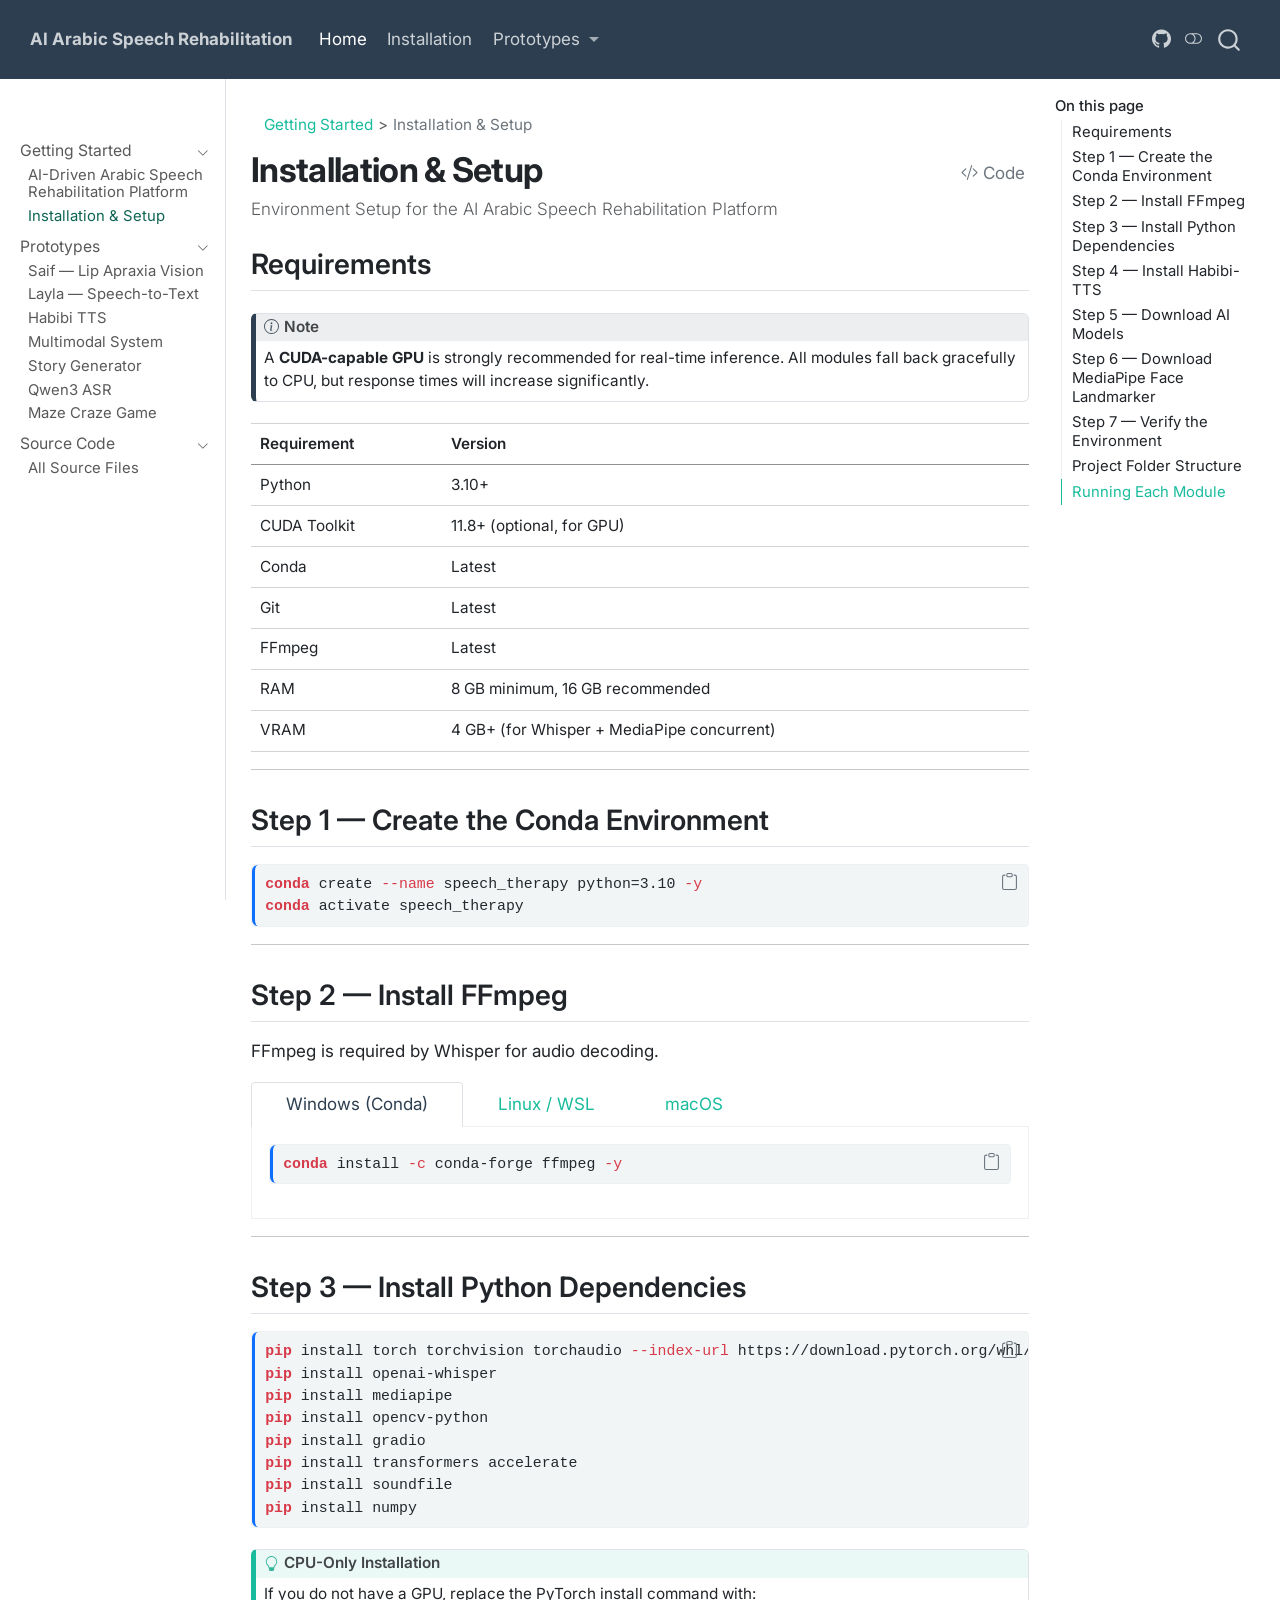
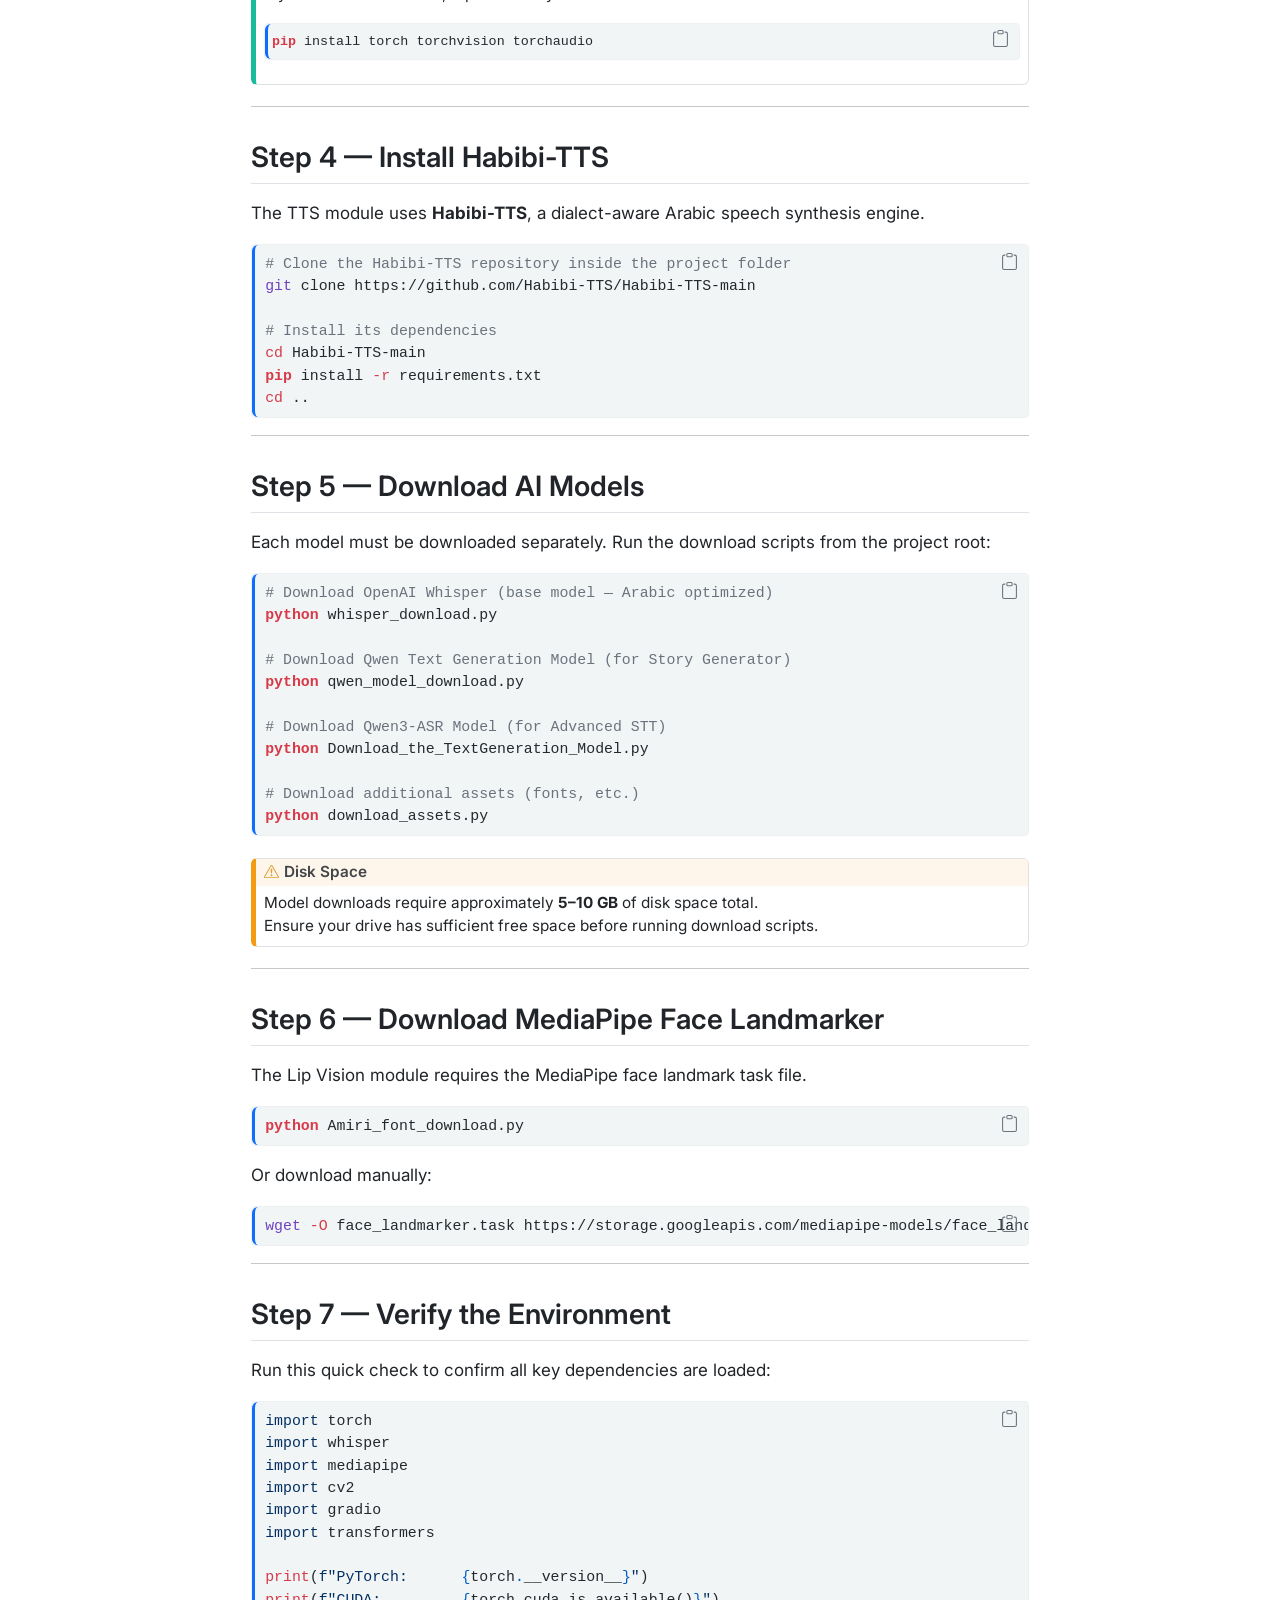
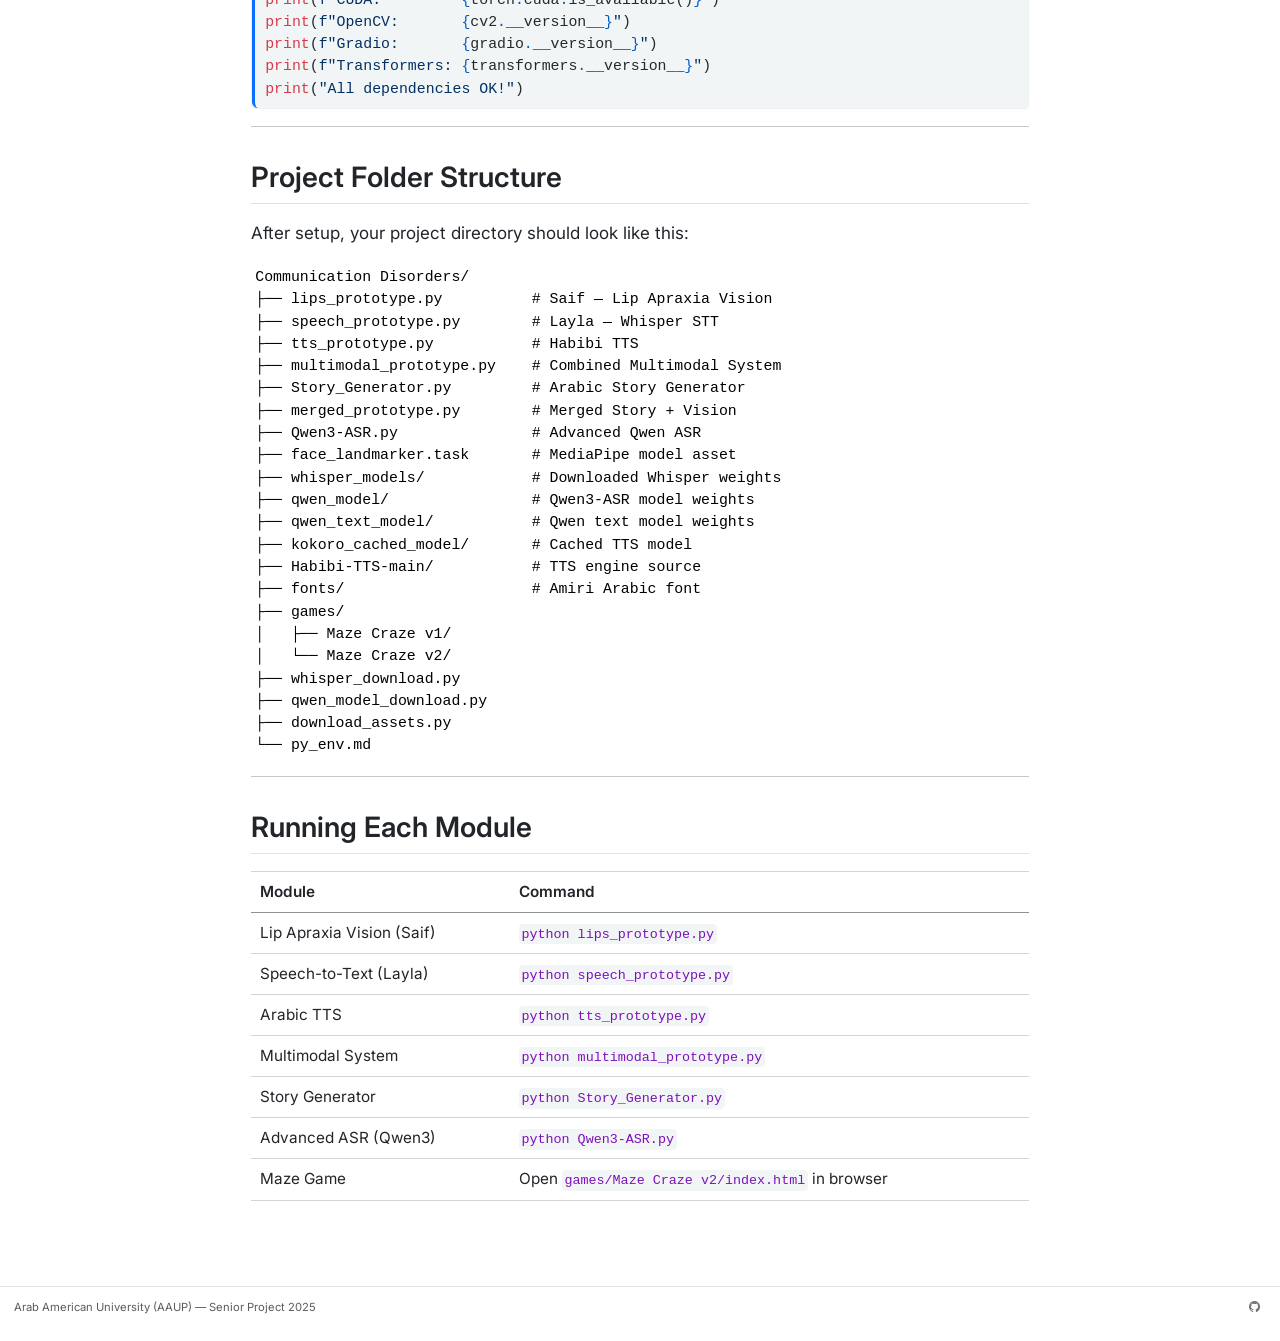
<file: docs/site/installation.html>
<!DOCTYPE html>
<html xmlns="http://www.w3.org/1999/xhtml" lang="en" xml:lang="en"><head>

<meta charset="utf-8">
<meta name="generator" content="quarto-1.9.38">

<meta name="viewport" content="width=device-width, initial-scale=1.0, user-scalable=yes">


<title>Installation &amp; Setup – AI Arabic Speech Rehabilitation</title>
<style>
/* Default styles provided by pandoc.
** See https://pandoc.org/MANUAL.html#variables-for-html for config info.
*/
code{white-space: pre-wrap;}
span.smallcaps{font-variant: small-caps;}
div.columns{display: flex; gap: min(4vw, 1.5em);}
div.column{flex: auto; overflow-x: auto;}
div.hanging-indent{margin-left: 1.5em; text-indent: -1.5em;}
ul.task-list{list-style: none;}
ul.task-list li input[type="checkbox"] {
  width: 0.8em;
  margin: 0 0.8em 0.2em -1em; /* quarto-specific, see https://github.com/quarto-dev/quarto-cli/issues/4556 */ 
  vertical-align: middle;
}
/* CSS for syntax highlighting */
html { -webkit-text-size-adjust: 100%; }
pre > code.sourceCode { white-space: pre; position: relative; }
pre > code.sourceCode > span { display: inline-block; line-height: 1.25; }
pre > code.sourceCode > span:empty { height: 1.2em; }
.sourceCode { overflow: visible; }
code.sourceCode > span { color: inherit; text-decoration: inherit; }
div.sourceCode { margin: 1em 0; }
pre.sourceCode { margin: 0; }
@media screen {
div.sourceCode { overflow: auto; }
}
@media print {
pre > code.sourceCode { white-space: pre-wrap; }
pre > code.sourceCode > span { text-indent: -5em; padding-left: 5em; }
}
pre.numberSource code
  { counter-reset: source-line 0; }
pre.numberSource code > span
  { position: relative; left: -4em; counter-increment: source-line; }
pre.numberSource code > span > a:first-child::before
  { content: counter(source-line);
    position: relative; left: -1em; text-align: right; vertical-align: baseline;
    border: none; display: inline-block;
    -webkit-touch-callout: none; -webkit-user-select: none;
    -khtml-user-select: none; -moz-user-select: none;
    -ms-user-select: none; user-select: none;
    padding: 0 4px; width: 4em;
  }
pre.numberSource { margin-left: 3em;  padding-left: 4px; }
div.sourceCode
  {   }
@media screen {
pre > code.sourceCode > span > a:first-child::before { text-decoration: underline; }
}
</style>


<script src="site_libs/quarto-nav/quarto-nav.js"></script>
<script src="site_libs/quarto-nav/headroom.min.js"></script>
<script src="site_libs/clipboard/clipboard.min.js"></script>
<script src="site_libs/quarto-search/autocomplete.umd.js"></script>
<script src="site_libs/quarto-search/fuse.min.js"></script>
<script src="site_libs/quarto-search/quarto-search.js"></script>
<meta name="quarto:offset" content="./">
<link href="./assets/favicon.ico" rel="icon">
<script src="site_libs/quarto-html/quarto.js" type="module"></script>
<script src="site_libs/quarto-html/tabsets/tabsets.js" type="module"></script>
<script src="site_libs/quarto-html/popper.min.js"></script>
<script src="site_libs/quarto-html/tippy.umd.min.js"></script>
<script src="site_libs/quarto-html/anchor.min.js"></script>
<link href="site_libs/quarto-html/tippy.css" rel="stylesheet">
<link href="site_libs/quarto-html/quarto-syntax-highlighting-de63f62b328812d8e578a4d74e282472.css" rel="stylesheet" class="quarto-color-scheme" id="quarto-text-highlighting-styles">
<link href="site_libs/quarto-html/quarto-syntax-highlighting-dark-6b6957c917596b414ec0b78690761e87.css" rel="stylesheet" class="quarto-color-scheme quarto-color-alternate" id="quarto-text-highlighting-styles">
<link href="site_libs/quarto-html/quarto-syntax-highlighting-de63f62b328812d8e578a4d74e282472.css" rel="stylesheet" class="quarto-color-scheme-extra" id="quarto-text-highlighting-styles">
<script src="site_libs/bootstrap/bootstrap.min.js"></script>
<link href="site_libs/bootstrap/bootstrap-icons.css" rel="stylesheet">
<link href="site_libs/bootstrap/bootstrap-7e84c5f4eb4d3efe317729a7bdda7fe6.min.css" rel="stylesheet" append-hash="true" class="quarto-color-scheme" id="quarto-bootstrap" data-mode="light">
<link href="site_libs/bootstrap/bootstrap-dark-70d92981cf4513a1d3bfdb49ab6df68f.min.css" rel="stylesheet" append-hash="true" class="quarto-color-scheme quarto-color-alternate" id="quarto-bootstrap" data-mode="dark">
<link href="site_libs/bootstrap/bootstrap-7e84c5f4eb4d3efe317729a7bdda7fe6.min.css" rel="stylesheet" append-hash="true" class="quarto-color-scheme-extra" id="quarto-bootstrap" data-mode="light">
<script id="quarto-search-options" type="application/json">{
  "location": "navbar",
  "copy-button": false,
  "collapse-after": 3,
  "panel-placement": "end",
  "type": "overlay",
  "limit": 50,
  "keyboard-shortcut": [
    "f",
    "/",
    "s"
  ],
  "show-item-context": false,
  "language": {
    "search-no-results-text": "No results",
    "search-matching-documents-text": "matching documents",
    "search-copy-link-title": "Copy link to search",
    "search-hide-matches-text": "Hide additional matches",
    "search-more-match-text": "more match in this document",
    "search-more-matches-text": "more matches in this document",
    "search-clear-button-title": "Clear",
    "search-text-placeholder": "",
    "search-detached-cancel-button-title": "Cancel",
    "search-submit-button-title": "Submit",
    "search-label": "Search"
  }
}</script>


<link rel="stylesheet" href="styles.css">
</head>

<body class="nav-sidebar docked nav-fixed quarto-light"><script id="quarto-html-before-body" type="application/javascript">
    const toggleBodyColorMode = (bsSheetEl) => {
      const mode = bsSheetEl.getAttribute("data-mode");
      const bodyEl = window.document.querySelector("body");
      if (mode === "dark") {
        bodyEl.classList.add("quarto-dark");
        bodyEl.classList.remove("quarto-light");
      } else {
        bodyEl.classList.add("quarto-light");
        bodyEl.classList.remove("quarto-dark");
      }
    }
    const toggleBodyColorPrimary = () => {
      const bsSheetEl = window.document.querySelector("link#quarto-bootstrap:not([rel=disabled-stylesheet])");
      if (bsSheetEl) {
        toggleBodyColorMode(bsSheetEl);
      }
    }
    const setColorSchemeToggle = (alternate) => {
      const toggles = window.document.querySelectorAll('.quarto-color-scheme-toggle');
      for (let i=0; i < toggles.length; i++) {
        const toggle = toggles[i];
        if (toggle) {
          if (alternate) {
            toggle.classList.add("alternate");
          } else {
            toggle.classList.remove("alternate");
          }
        }
      }
    };
    const toggleColorMode = (alternate) => {
      // Switch the stylesheets
      const primaryStylesheets = window.document.querySelectorAll('link.quarto-color-scheme:not(.quarto-color-alternate)');
      const alternateStylesheets = window.document.querySelectorAll('link.quarto-color-scheme.quarto-color-alternate');
      manageTransitions('#quarto-margin-sidebar .nav-link', false);
      if (alternate) {
        // note: dark is layered on light, we don't disable primary!
        enableStylesheet(alternateStylesheets);
        for (const sheetNode of alternateStylesheets) {
          if (sheetNode.id === "quarto-bootstrap") {
            toggleBodyColorMode(sheetNode);
          }
        }
      } else {
        disableStylesheet(alternateStylesheets);
        enableStylesheet(primaryStylesheets)
        toggleBodyColorPrimary();
      }
      manageTransitions('#quarto-margin-sidebar .nav-link', true);
      // Switch the toggles
      setColorSchemeToggle(alternate)
      // Hack to workaround the fact that safari doesn't
      // properly recolor the scrollbar when toggling (#1455)
      if (navigator.userAgent.indexOf('Safari') > 0 && navigator.userAgent.indexOf('Chrome') == -1) {
        manageTransitions("body", false);
        window.scrollTo(0, 1);
        setTimeout(() => {
          window.scrollTo(0, 0);
          manageTransitions("body", true);
        }, 40);
      }
    }
    const disableStylesheet = (stylesheets) => {
      for (let i=0; i < stylesheets.length; i++) {
        const stylesheet = stylesheets[i];
        stylesheet.rel = 'disabled-stylesheet';
      }
    }
    const enableStylesheet = (stylesheets) => {
      for (let i=0; i < stylesheets.length; i++) {
        const stylesheet = stylesheets[i];
        if(stylesheet.rel !== 'stylesheet') { // for Chrome, which will still FOUC without this check
          stylesheet.rel = 'stylesheet';
        }
      }
    }
    const manageTransitions = (selector, allowTransitions) => {
      const els = window.document.querySelectorAll(selector);
      for (let i=0; i < els.length; i++) {
        const el = els[i];
        if (allowTransitions) {
          el.classList.remove('notransition');
        } else {
          el.classList.add('notransition');
        }
      }
    }
    const isFileUrl = () => {
      return window.location.protocol === 'file:';
    }
    const hasAlternateSentinel = () => {
      let styleSentinel = getColorSchemeSentinel();
      if (styleSentinel !== null) {
        return styleSentinel === "alternate";
      } else {
        return false;
      }
    }
    const setStyleSentinel = (alternate) => {
      const value = alternate ? "alternate" : "default";
      if (!isFileUrl()) {
        window.localStorage.setItem("quarto-color-scheme", value);
      } else {
        localAlternateSentinel = value;
      }
    }
    const getColorSchemeSentinel = () => {
      if (!isFileUrl()) {
        const storageValue = window.localStorage.getItem("quarto-color-scheme");
        return storageValue != null ? storageValue : localAlternateSentinel;
      } else {
        return localAlternateSentinel;
      }
    }
    const toggleGiscusIfUsed = (isAlternate, darkModeDefault) => {
      const baseTheme = document.querySelector('#giscus-base-theme')?.value ?? 'light';
      const alternateTheme = document.querySelector('#giscus-alt-theme')?.value ?? 'dark';
      let newTheme = '';
      if(authorPrefersDark) {
        newTheme = isAlternate ? baseTheme : alternateTheme;
      } else {
        newTheme = isAlternate ? alternateTheme : baseTheme;
      }
      const changeGiscusTheme = () => {
        // From: https://github.com/giscus/giscus/issues/336
        const sendMessage = (message) => {
          const iframe = document.querySelector('iframe.giscus-frame');
          if (!iframe) return;
          iframe.contentWindow.postMessage({ giscus: message }, 'https://giscus.app');
        }
        sendMessage({
          setConfig: {
            theme: newTheme
          }
        });
      }
      const isGiscussLoaded = window.document.querySelector('iframe.giscus-frame') !== null;
      if (isGiscussLoaded) {
        changeGiscusTheme();
      }
    };
    const authorPrefersDark = false;
    const darkModeDefault = authorPrefersDark;
      document.querySelector('link#quarto-text-highlighting-styles.quarto-color-scheme-extra').rel = 'disabled-stylesheet';
      document.querySelector('link#quarto-bootstrap.quarto-color-scheme-extra').rel = 'disabled-stylesheet';
    let localAlternateSentinel = darkModeDefault ? 'alternate' : 'default';
    // Dark / light mode switch
    window.quartoToggleColorScheme = () => {
      // Read the current dark / light value
      let toAlternate = !hasAlternateSentinel();
      toggleColorMode(toAlternate);
      setStyleSentinel(toAlternate);
      toggleGiscusIfUsed(toAlternate, darkModeDefault);
      window.dispatchEvent(new Event('resize'));
    };
    // Switch to dark mode if need be
    if (hasAlternateSentinel()) {
      toggleColorMode(true);
    } else {
      toggleColorMode(false);
    }
  </script>

<div id="quarto-search-results"></div>
  <header id="quarto-header" class="headroom fixed-top">
    <nav class="navbar navbar-expand-lg " data-bs-theme="dark">
      <div class="navbar-container container-fluid">
      <div class="navbar-brand-container mx-auto">
    <a class="navbar-brand" href="./index.html">
    <span class="navbar-title">AI Arabic Speech Rehabilitation</span>
    </a>
  </div>
            <div id="quarto-search" class="" title="Search"></div>
          <button class="navbar-toggler" type="button" data-bs-toggle="collapse" data-bs-target="#navbarCollapse" aria-controls="navbarCollapse" role="menu" aria-expanded="false" aria-label="Toggle navigation" onclick="if (window.quartoToggleHeadroom) { window.quartoToggleHeadroom(); }">
  <span class="navbar-toggler-icon"></span>
</button>
          <div class="collapse navbar-collapse" id="navbarCollapse">
            <ul class="navbar-nav navbar-nav-scroll me-auto">
  <li class="nav-item">
    <a class="nav-link active" href="./index.html" aria-current="page"> 
<span class="menu-text">Home</span></a>
  </li>  
  <li class="nav-item">
    <a class="nav-link" href="./installation.html"> 
<span class="menu-text">Installation</span></a>
  </li>  
  <li class="nav-item dropdown ">
    <a class="nav-link dropdown-toggle" href="#" id="nav-menu-prototypes" role="link" data-bs-toggle="dropdown" aria-expanded="false">
 <span class="menu-text">Prototypes</span>
    </a>
    <ul class="dropdown-menu" aria-labelledby="nav-menu-prototypes">    
        <li>
    <a class="dropdown-item" href="./prototypes/lips-module.html">
 <span class="dropdown-text">Saif — Lip Apraxia Vision</span></a>
  </li>  
        <li>
    <a class="dropdown-item" href="./prototypes/speech-module.html">
 <span class="dropdown-text">Layla — Speech-to-Text (Whisper)</span></a>
  </li>  
        <li>
    <a class="dropdown-item" href="./prototypes/tts-module.html">
 <span class="dropdown-text">Habibi TTS — Arabic Speech Synthesis</span></a>
  </li>  
        <li>
    <a class="dropdown-item" href="./prototypes/multimodal.html">
 <span class="dropdown-text">Multimodal System</span></a>
  </li>  
        <li>
    <a class="dropdown-item" href="./prototypes/story-generator.html">
 <span class="dropdown-text">Story Generator (Qwen)</span></a>
  </li>  
        <li>
    <a class="dropdown-item" href="./prototypes/qwen-asr.html">
 <span class="dropdown-text">Qwen3 ASR</span></a>
  </li>  
        <li>
    <a class="dropdown-item" href="./prototypes/maze-game.html">
 <span class="dropdown-text">Maze Craze Game</span></a>
  </li>  
    </ul>
  </li>
</ul>
            <ul class="navbar-nav navbar-nav-scroll ms-auto">
  <li class="nav-item compact">
    <a class="nav-link" href="https://github.com"> <i class="bi bi-github" role="img">
</i> 
<span class="menu-text"></span></a>
  </li>  
</ul>
          </div> <!-- /navcollapse -->
            <div class="quarto-navbar-tools">
  <a href="" class="quarto-color-scheme-toggle quarto-navigation-tool  px-1" onclick="window.quartoToggleColorScheme(); return false;" title="Toggle dark mode"><i class="bi"></i></a>
</div>
      </div> <!-- /container-fluid -->
    </nav>
  <nav class="quarto-secondary-nav">
    <div class="container-fluid d-flex">
      <button type="button" class="quarto-btn-toggle btn" data-bs-toggle="collapse" role="button" data-bs-target=".quarto-sidebar-collapse-item" aria-controls="quarto-sidebar" aria-expanded="false" aria-label="Toggle sidebar navigation" onclick="if (window.quartoToggleHeadroom) { window.quartoToggleHeadroom(); }">
        <i class="bi bi-layout-text-sidebar-reverse"></i>
      </button>
        <nav class="quarto-page-breadcrumbs" aria-label="breadcrumb"><ol class="breadcrumb"><li class="breadcrumb-item"><a href="./index.html">Getting Started</a></li><li class="breadcrumb-item"><a href="./installation.html">Installation &amp; Setup</a></li></ol></nav>
        <a class="flex-grow-1" role="navigation" data-bs-toggle="collapse" data-bs-target=".quarto-sidebar-collapse-item" aria-controls="quarto-sidebar" aria-expanded="false" aria-label="Toggle sidebar navigation" onclick="if (window.quartoToggleHeadroom) { window.quartoToggleHeadroom(); }">      
        </a>
      <button type="button" class="btn quarto-search-button" aria-label="Search" onclick="window.quartoOpenSearch();">
        <i class="bi bi-search"></i>
      </button>
    </div>
  </nav>
</header>
<!-- content -->
<div id="quarto-content" class="quarto-container page-columns page-rows-contents page-layout-article page-navbar">
<!-- sidebar -->
  <nav id="quarto-sidebar" class="sidebar collapse collapse-horizontal quarto-sidebar-collapse-item sidebar-navigation docked overflow-auto">
        <div class="mt-2 flex-shrink-0 align-items-center">
        <div class="sidebar-search">
        <div id="quarto-search" class="" title="Search"></div>
        </div>
        </div>
    <div class="sidebar-menu-container"> 
    <ul class="list-unstyled mt-1">
        <li class="sidebar-item sidebar-item-section">
      <div class="sidebar-item-container"> 
            <a class="sidebar-item-text sidebar-link text-start" data-bs-toggle="collapse" data-bs-target="#quarto-sidebar-section-1" role="navigation" aria-expanded="true">
 <span class="menu-text">Getting Started</span></a>
          <a class="sidebar-item-toggle text-start" data-bs-toggle="collapse" data-bs-target="#quarto-sidebar-section-1" role="navigation" aria-expanded="true" aria-label="Toggle section">
            <i class="bi bi-chevron-right ms-2"></i>
          </a> 
      </div>
      <ul id="quarto-sidebar-section-1" class="collapse list-unstyled sidebar-section depth1 show">  
          <li class="sidebar-item">
  <div class="sidebar-item-container"> 
  <a href="./index.html" class="sidebar-item-text sidebar-link">
 <span class="menu-text">AI-Driven Arabic Speech Rehabilitation Platform</span></a>
  </div>
</li>
          <li class="sidebar-item">
  <div class="sidebar-item-container"> 
  <a href="./installation.html" class="sidebar-item-text sidebar-link active">
 <span class="menu-text">Installation &amp; Setup</span></a>
  </div>
</li>
      </ul>
  </li>
        <li class="sidebar-item sidebar-item-section">
      <div class="sidebar-item-container"> 
            <a class="sidebar-item-text sidebar-link text-start" data-bs-toggle="collapse" data-bs-target="#quarto-sidebar-section-2" role="navigation" aria-expanded="true">
 <span class="menu-text">Prototypes</span></a>
          <a class="sidebar-item-toggle text-start" data-bs-toggle="collapse" data-bs-target="#quarto-sidebar-section-2" role="navigation" aria-expanded="true" aria-label="Toggle section">
            <i class="bi bi-chevron-right ms-2"></i>
          </a> 
      </div>
      <ul id="quarto-sidebar-section-2" class="collapse list-unstyled sidebar-section depth1 show">  
          <li class="sidebar-item">
  <div class="sidebar-item-container"> 
  <a href="./prototypes/lips-module.html" class="sidebar-item-text sidebar-link">
 <span class="menu-text">Saif — Lip Apraxia Vision</span></a>
  </div>
</li>
          <li class="sidebar-item">
  <div class="sidebar-item-container"> 
  <a href="./prototypes/speech-module.html" class="sidebar-item-text sidebar-link">
 <span class="menu-text">Layla — Speech-to-Text</span></a>
  </div>
</li>
          <li class="sidebar-item">
  <div class="sidebar-item-container"> 
  <a href="./prototypes/tts-module.html" class="sidebar-item-text sidebar-link">
 <span class="menu-text">Habibi TTS</span></a>
  </div>
</li>
          <li class="sidebar-item">
  <div class="sidebar-item-container"> 
  <a href="./prototypes/multimodal.html" class="sidebar-item-text sidebar-link">
 <span class="menu-text">Multimodal System</span></a>
  </div>
</li>
          <li class="sidebar-item">
  <div class="sidebar-item-container"> 
  <a href="./prototypes/story-generator.html" class="sidebar-item-text sidebar-link">
 <span class="menu-text">Story Generator</span></a>
  </div>
</li>
          <li class="sidebar-item">
  <div class="sidebar-item-container"> 
  <a href="./prototypes/qwen-asr.html" class="sidebar-item-text sidebar-link">
 <span class="menu-text">Qwen3 ASR</span></a>
  </div>
</li>
          <li class="sidebar-item">
  <div class="sidebar-item-container"> 
  <a href="./prototypes/maze-game.html" class="sidebar-item-text sidebar-link">
 <span class="menu-text">Maze Craze Game</span></a>
  </div>
</li>
      </ul>
  </li>
        <li class="sidebar-item sidebar-item-section">
      <div class="sidebar-item-container"> 
            <a class="sidebar-item-text sidebar-link text-start" data-bs-toggle="collapse" data-bs-target="#quarto-sidebar-section-3" role="navigation" aria-expanded="true">
 <span class="menu-text">Source Code</span></a>
          <a class="sidebar-item-toggle text-start" data-bs-toggle="collapse" data-bs-target="#quarto-sidebar-section-3" role="navigation" aria-expanded="true" aria-label="Toggle section">
            <i class="bi bi-chevron-right ms-2"></i>
          </a> 
      </div>
      <ul id="quarto-sidebar-section-3" class="collapse list-unstyled sidebar-section depth1 show">  
          <li class="sidebar-item">
  <div class="sidebar-item-container"> 
  <a href="./code/index.html" class="sidebar-item-text sidebar-link">
 <span class="menu-text">All Source Files</span></a>
  </div>
</li>
      </ul>
  </li>
    </ul>
    </div>
</nav>
<div id="quarto-sidebar-glass" class="quarto-sidebar-collapse-item" data-bs-toggle="collapse" data-bs-target=".quarto-sidebar-collapse-item"></div>
<!-- margin-sidebar -->
    <div id="quarto-margin-sidebar" class="sidebar margin-sidebar">
        <nav id="TOC" role="doc-toc" class="toc-active">
    <h2 id="toc-title">On this page</h2>
   
  <ul>
  <li><a href="#requirements" id="toc-requirements" class="nav-link active" data-scroll-target="#requirements">Requirements</a></li>
  <li><a href="#step-1-create-the-conda-environment" id="toc-step-1-create-the-conda-environment" class="nav-link" data-scroll-target="#step-1-create-the-conda-environment">Step 1 — Create the Conda Environment</a></li>
  <li><a href="#step-2-install-ffmpeg" id="toc-step-2-install-ffmpeg" class="nav-link" data-scroll-target="#step-2-install-ffmpeg">Step 2 — Install FFmpeg</a></li>
  <li><a href="#step-3-install-python-dependencies" id="toc-step-3-install-python-dependencies" class="nav-link" data-scroll-target="#step-3-install-python-dependencies">Step 3 — Install Python Dependencies</a></li>
  <li><a href="#step-4-install-habibi-tts" id="toc-step-4-install-habibi-tts" class="nav-link" data-scroll-target="#step-4-install-habibi-tts">Step 4 — Install Habibi-TTS</a></li>
  <li><a href="#step-5-download-ai-models" id="toc-step-5-download-ai-models" class="nav-link" data-scroll-target="#step-5-download-ai-models">Step 5 — Download AI Models</a></li>
  <li><a href="#step-6-download-mediapipe-face-landmarker" id="toc-step-6-download-mediapipe-face-landmarker" class="nav-link" data-scroll-target="#step-6-download-mediapipe-face-landmarker">Step 6 — Download MediaPipe Face Landmarker</a></li>
  <li><a href="#step-7-verify-the-environment" id="toc-step-7-verify-the-environment" class="nav-link" data-scroll-target="#step-7-verify-the-environment">Step 7 — Verify the Environment</a></li>
  <li><a href="#project-folder-structure" id="toc-project-folder-structure" class="nav-link" data-scroll-target="#project-folder-structure">Project Folder Structure</a></li>
  <li><a href="#running-each-module" id="toc-running-each-module" class="nav-link" data-scroll-target="#running-each-module">Running Each Module</a></li>
  </ul>
</nav>
    </div>
<!-- main -->
<main class="content" id="quarto-document-content">


<header id="title-block-header" class="quarto-title-block default"><nav class="quarto-page-breadcrumbs quarto-title-breadcrumbs d-none d-lg-block" aria-label="breadcrumb"><ol class="breadcrumb"><li class="breadcrumb-item"><a href="./index.html">Getting Started</a></li><li class="breadcrumb-item"><a href="./installation.html">Installation &amp; Setup</a></li></ol></nav>
<div class="quarto-title">
<div class="quarto-title-block"><div><h1 class="title">Installation &amp; Setup</h1><button type="button" class="btn code-tools-button" id="quarto-code-tools-source"><i class="bi"></i> Code</button></div></div>
<p class="subtitle lead">Environment Setup for the AI Arabic Speech Rehabilitation Platform</p>
</div>



<div class="quarto-title-meta">

    
  
    
  </div>
  


</header>


<section id="requirements" class="level2">
<h2 class="anchored" data-anchor-id="requirements">Requirements</h2>
<div class="callout callout-style-default callout-note callout-titled">
<div class="callout-header d-flex align-content-center">
<div class="callout-icon-container">
<i class="callout-icon"></i>
</div>
<div class="callout-title-container flex-fill">
Note
</div>
</div>
<div class="callout-body-container callout-body">
<p>A <strong>CUDA-capable GPU</strong> is strongly recommended for real-time inference. All modules fall back gracefully to CPU, but response times will increase significantly.</p>
</div>
</div>
<table class="caption-top table">
<thead>
<tr class="header">
<th>Requirement</th>
<th>Version</th>
</tr>
</thead>
<tbody>
<tr class="odd">
<td>Python</td>
<td>3.10+</td>
</tr>
<tr class="even">
<td>CUDA Toolkit</td>
<td>11.8+ (optional, for GPU)</td>
</tr>
<tr class="odd">
<td>Conda</td>
<td>Latest</td>
</tr>
<tr class="even">
<td>Git</td>
<td>Latest</td>
</tr>
<tr class="odd">
<td>FFmpeg</td>
<td>Latest</td>
</tr>
<tr class="even">
<td>RAM</td>
<td>8 GB minimum, 16 GB recommended</td>
</tr>
<tr class="odd">
<td>VRAM</td>
<td>4 GB+ (for Whisper + MediaPipe concurrent)</td>
</tr>
</tbody>
</table>
<hr>
</section>
<section id="step-1-create-the-conda-environment" class="level2">
<h2 class="anchored" data-anchor-id="step-1-create-the-conda-environment">Step 1 — Create the Conda Environment</h2>
<div class="code-copy-outer-scaffold"><div class="sourceCode" id="cb1"><pre class="sourceCode bash code-with-copy"><code class="sourceCode bash"><span id="cb1-1"><a href="#cb1-1" aria-hidden="true" tabindex="-1"></a><span class="ex">conda</span> create <span class="at">--name</span> speech_therapy python=3.10 <span class="at">-y</span></span>
<span id="cb1-2"><a href="#cb1-2" aria-hidden="true" tabindex="-1"></a><span class="ex">conda</span> activate speech_therapy</span></code></pre></div><button title="Copy to Clipboard" class="code-copy-button"><i class="bi"></i></button></div>
<hr>
</section>
<section id="step-2-install-ffmpeg" class="level2">
<h2 class="anchored" data-anchor-id="step-2-install-ffmpeg">Step 2 — Install FFmpeg</h2>
<p>FFmpeg is required by Whisper for audio decoding.</p>
<div class="tabset-margin-container"></div><div class="panel-tabset">
<ul class="nav nav-tabs" role="tablist"><li class="nav-item" role="presentation"><a class="nav-link active" id="tabset-1-1-tab" data-bs-toggle="tab" data-bs-target="#tabset-1-1" role="tab" aria-controls="tabset-1-1" aria-selected="true" href="">Windows (Conda)</a></li><li class="nav-item" role="presentation"><a class="nav-link" id="tabset-1-2-tab" data-bs-toggle="tab" data-bs-target="#tabset-1-2" role="tab" aria-controls="tabset-1-2" aria-selected="false" href="">Linux / WSL</a></li><li class="nav-item" role="presentation"><a class="nav-link" id="tabset-1-3-tab" data-bs-toggle="tab" data-bs-target="#tabset-1-3" role="tab" aria-controls="tabset-1-3" aria-selected="false" href="">macOS</a></li></ul>
<div class="tab-content">
<div id="tabset-1-1" class="tab-pane active" role="tabpanel" aria-labelledby="tabset-1-1-tab">
<div class="code-copy-outer-scaffold"><div class="sourceCode" id="cb2"><pre class="sourceCode bash code-with-copy"><code class="sourceCode bash"><span id="cb2-1"><a href="#cb2-1" aria-hidden="true" tabindex="-1"></a><span class="ex">conda</span> install <span class="at">-c</span> conda-forge ffmpeg <span class="at">-y</span></span></code></pre></div><button title="Copy to Clipboard" class="code-copy-button"><i class="bi"></i></button></div>
</div>
<div id="tabset-1-2" class="tab-pane" role="tabpanel" aria-labelledby="tabset-1-2-tab">
<div class="code-copy-outer-scaffold"><div class="sourceCode" id="cb3"><pre class="sourceCode bash code-with-copy"><code class="sourceCode bash"><span id="cb3-1"><a href="#cb3-1" aria-hidden="true" tabindex="-1"></a><span class="fu">sudo</span> apt update <span class="kw">&amp;&amp;</span> <span class="fu">sudo</span> apt install ffmpeg <span class="at">-y</span></span></code></pre></div><button title="Copy to Clipboard" class="code-copy-button"><i class="bi"></i></button></div>
</div>
<div id="tabset-1-3" class="tab-pane" role="tabpanel" aria-labelledby="tabset-1-3-tab">
<div class="code-copy-outer-scaffold"><div class="sourceCode" id="cb4"><pre class="sourceCode bash code-with-copy"><code class="sourceCode bash"><span id="cb4-1"><a href="#cb4-1" aria-hidden="true" tabindex="-1"></a><span class="ex">brew</span> install ffmpeg</span></code></pre></div><button title="Copy to Clipboard" class="code-copy-button"><i class="bi"></i></button></div>
</div>
</div>
</div>
<hr>
</section>
<section id="step-3-install-python-dependencies" class="level2">
<h2 class="anchored" data-anchor-id="step-3-install-python-dependencies">Step 3 — Install Python Dependencies</h2>
<div class="code-copy-outer-scaffold"><div class="sourceCode" id="cb5"><pre class="sourceCode bash code-with-copy"><code class="sourceCode bash"><span id="cb5-1"><a href="#cb5-1" aria-hidden="true" tabindex="-1"></a><span class="ex">pip</span> install torch torchvision torchaudio <span class="at">--index-url</span> https://download.pytorch.org/whl/cu118</span>
<span id="cb5-2"><a href="#cb5-2" aria-hidden="true" tabindex="-1"></a><span class="ex">pip</span> install openai-whisper</span>
<span id="cb5-3"><a href="#cb5-3" aria-hidden="true" tabindex="-1"></a><span class="ex">pip</span> install mediapipe</span>
<span id="cb5-4"><a href="#cb5-4" aria-hidden="true" tabindex="-1"></a><span class="ex">pip</span> install opencv-python</span>
<span id="cb5-5"><a href="#cb5-5" aria-hidden="true" tabindex="-1"></a><span class="ex">pip</span> install gradio</span>
<span id="cb5-6"><a href="#cb5-6" aria-hidden="true" tabindex="-1"></a><span class="ex">pip</span> install transformers accelerate</span>
<span id="cb5-7"><a href="#cb5-7" aria-hidden="true" tabindex="-1"></a><span class="ex">pip</span> install soundfile</span>
<span id="cb5-8"><a href="#cb5-8" aria-hidden="true" tabindex="-1"></a><span class="ex">pip</span> install numpy</span></code></pre></div><button title="Copy to Clipboard" class="code-copy-button"><i class="bi"></i></button></div>
<div class="callout callout-style-default callout-tip callout-titled">
<div class="callout-header d-flex align-content-center">
<div class="callout-icon-container">
<i class="callout-icon"></i>
</div>
<div class="callout-title-container flex-fill">
<span class="screen-reader-only">Tip</span>CPU-Only Installation
</div>
</div>
<div class="callout-body-container callout-body">
<p>If you do not have a GPU, replace the PyTorch install command with:</p>
<div class="code-copy-outer-scaffold"><div class="sourceCode" id="cb6"><pre class="sourceCode bash code-with-copy"><code class="sourceCode bash"><span id="cb6-1"><a href="#cb6-1" aria-hidden="true" tabindex="-1"></a><span class="ex">pip</span> install torch torchvision torchaudio</span></code></pre></div><button title="Copy to Clipboard" class="code-copy-button"><i class="bi"></i></button></div>
</div>
</div>
<hr>
</section>
<section id="step-4-install-habibi-tts" class="level2">
<h2 class="anchored" data-anchor-id="step-4-install-habibi-tts">Step 4 — Install Habibi-TTS</h2>
<p>The TTS module uses <strong>Habibi-TTS</strong>, a dialect-aware Arabic speech synthesis engine.</p>
<div class="code-copy-outer-scaffold"><div class="sourceCode" id="cb7"><pre class="sourceCode bash code-with-copy"><code class="sourceCode bash"><span id="cb7-1"><a href="#cb7-1" aria-hidden="true" tabindex="-1"></a><span class="co"># Clone the Habibi-TTS repository inside the project folder</span></span>
<span id="cb7-2"><a href="#cb7-2" aria-hidden="true" tabindex="-1"></a><span class="fu">git</span> clone https://github.com/Habibi-TTS/Habibi-TTS-main</span>
<span id="cb7-3"><a href="#cb7-3" aria-hidden="true" tabindex="-1"></a></span>
<span id="cb7-4"><a href="#cb7-4" aria-hidden="true" tabindex="-1"></a><span class="co"># Install its dependencies</span></span>
<span id="cb7-5"><a href="#cb7-5" aria-hidden="true" tabindex="-1"></a><span class="bu">cd</span> Habibi-TTS-main</span>
<span id="cb7-6"><a href="#cb7-6" aria-hidden="true" tabindex="-1"></a><span class="ex">pip</span> install <span class="at">-r</span> requirements.txt</span>
<span id="cb7-7"><a href="#cb7-7" aria-hidden="true" tabindex="-1"></a><span class="bu">cd</span> ..</span></code></pre></div><button title="Copy to Clipboard" class="code-copy-button"><i class="bi"></i></button></div>
<hr>
</section>
<section id="step-5-download-ai-models" class="level2">
<h2 class="anchored" data-anchor-id="step-5-download-ai-models">Step 5 — Download AI Models</h2>
<p>Each model must be downloaded separately. Run the download scripts from the project root:</p>
<div class="code-copy-outer-scaffold"><div class="sourceCode" id="cb8"><pre class="sourceCode bash code-with-copy"><code class="sourceCode bash"><span id="cb8-1"><a href="#cb8-1" aria-hidden="true" tabindex="-1"></a><span class="co"># Download OpenAI Whisper (base model — Arabic optimized)</span></span>
<span id="cb8-2"><a href="#cb8-2" aria-hidden="true" tabindex="-1"></a><span class="ex">python</span> whisper_download.py</span>
<span id="cb8-3"><a href="#cb8-3" aria-hidden="true" tabindex="-1"></a></span>
<span id="cb8-4"><a href="#cb8-4" aria-hidden="true" tabindex="-1"></a><span class="co"># Download Qwen Text Generation Model (for Story Generator)</span></span>
<span id="cb8-5"><a href="#cb8-5" aria-hidden="true" tabindex="-1"></a><span class="ex">python</span> qwen_model_download.py</span>
<span id="cb8-6"><a href="#cb8-6" aria-hidden="true" tabindex="-1"></a></span>
<span id="cb8-7"><a href="#cb8-7" aria-hidden="true" tabindex="-1"></a><span class="co"># Download Qwen3-ASR Model (for Advanced STT)</span></span>
<span id="cb8-8"><a href="#cb8-8" aria-hidden="true" tabindex="-1"></a><span class="ex">python</span> Download_the_TextGeneration_Model.py</span>
<span id="cb8-9"><a href="#cb8-9" aria-hidden="true" tabindex="-1"></a></span>
<span id="cb8-10"><a href="#cb8-10" aria-hidden="true" tabindex="-1"></a><span class="co"># Download additional assets (fonts, etc.)</span></span>
<span id="cb8-11"><a href="#cb8-11" aria-hidden="true" tabindex="-1"></a><span class="ex">python</span> download_assets.py</span></code></pre></div><button title="Copy to Clipboard" class="code-copy-button"><i class="bi"></i></button></div>
<div class="callout callout-style-default callout-warning callout-titled">
<div class="callout-header d-flex align-content-center">
<div class="callout-icon-container">
<i class="callout-icon"></i>
</div>
<div class="callout-title-container flex-fill">
<span class="screen-reader-only">Warning</span>Disk Space
</div>
</div>
<div class="callout-body-container callout-body">
<p>Model downloads require approximately <strong>5–10 GB</strong> of disk space total.<br>
Ensure your drive has sufficient free space before running download scripts.</p>
</div>
</div>
<hr>
</section>
<section id="step-6-download-mediapipe-face-landmarker" class="level2">
<h2 class="anchored" data-anchor-id="step-6-download-mediapipe-face-landmarker">Step 6 — Download MediaPipe Face Landmarker</h2>
<p>The Lip Vision module requires the MediaPipe face landmark task file.</p>
<div class="code-copy-outer-scaffold"><div class="sourceCode" id="cb9"><pre class="sourceCode bash code-with-copy"><code class="sourceCode bash"><span id="cb9-1"><a href="#cb9-1" aria-hidden="true" tabindex="-1"></a><span class="ex">python</span> Amiri_font_download.py</span></code></pre></div><button title="Copy to Clipboard" class="code-copy-button"><i class="bi"></i></button></div>
<p>Or download manually:</p>
<div class="code-copy-outer-scaffold"><div class="sourceCode" id="cb10"><pre class="sourceCode bash code-with-copy"><code class="sourceCode bash"><span id="cb10-1"><a href="#cb10-1" aria-hidden="true" tabindex="-1"></a><span class="fu">wget</span> <span class="at">-O</span> face_landmarker.task https://storage.googleapis.com/mediapipe-models/face_landmarker/face_landmarker/float16/1/face_landmarker.task</span></code></pre></div><button title="Copy to Clipboard" class="code-copy-button"><i class="bi"></i></button></div>
<hr>
</section>
<section id="step-7-verify-the-environment" class="level2">
<h2 class="anchored" data-anchor-id="step-7-verify-the-environment">Step 7 — Verify the Environment</h2>
<p>Run this quick check to confirm all key dependencies are loaded:</p>
<div class="code-copy-outer-scaffold"><div class="sourceCode" id="cb11"><pre class="sourceCode python code-with-copy"><code class="sourceCode python"><span id="cb11-1"><a href="#cb11-1" aria-hidden="true" tabindex="-1"></a><span class="im">import</span> torch</span>
<span id="cb11-2"><a href="#cb11-2" aria-hidden="true" tabindex="-1"></a><span class="im">import</span> whisper</span>
<span id="cb11-3"><a href="#cb11-3" aria-hidden="true" tabindex="-1"></a><span class="im">import</span> mediapipe</span>
<span id="cb11-4"><a href="#cb11-4" aria-hidden="true" tabindex="-1"></a><span class="im">import</span> cv2</span>
<span id="cb11-5"><a href="#cb11-5" aria-hidden="true" tabindex="-1"></a><span class="im">import</span> gradio</span>
<span id="cb11-6"><a href="#cb11-6" aria-hidden="true" tabindex="-1"></a><span class="im">import</span> transformers</span>
<span id="cb11-7"><a href="#cb11-7" aria-hidden="true" tabindex="-1"></a></span>
<span id="cb11-8"><a href="#cb11-8" aria-hidden="true" tabindex="-1"></a><span class="bu">print</span>(<span class="ss">f"PyTorch:      </span><span class="sc">{</span>torch<span class="sc">.</span>__version__<span class="sc">}</span><span class="ss">"</span>)</span>
<span id="cb11-9"><a href="#cb11-9" aria-hidden="true" tabindex="-1"></a><span class="bu">print</span>(<span class="ss">f"CUDA:         </span><span class="sc">{</span>torch<span class="sc">.</span>cuda<span class="sc">.</span>is_available()<span class="sc">}</span><span class="ss">"</span>)</span>
<span id="cb11-10"><a href="#cb11-10" aria-hidden="true" tabindex="-1"></a><span class="bu">print</span>(<span class="ss">f"OpenCV:       </span><span class="sc">{</span>cv2<span class="sc">.</span>__version__<span class="sc">}</span><span class="ss">"</span>)</span>
<span id="cb11-11"><a href="#cb11-11" aria-hidden="true" tabindex="-1"></a><span class="bu">print</span>(<span class="ss">f"Gradio:       </span><span class="sc">{</span>gradio<span class="sc">.</span>__version__<span class="sc">}</span><span class="ss">"</span>)</span>
<span id="cb11-12"><a href="#cb11-12" aria-hidden="true" tabindex="-1"></a><span class="bu">print</span>(<span class="ss">f"Transformers: </span><span class="sc">{</span>transformers<span class="sc">.</span>__version__<span class="sc">}</span><span class="ss">"</span>)</span>
<span id="cb11-13"><a href="#cb11-13" aria-hidden="true" tabindex="-1"></a><span class="bu">print</span>(<span class="st">"All dependencies OK!"</span>)</span></code></pre></div><button title="Copy to Clipboard" class="code-copy-button"><i class="bi"></i></button></div>
<hr>
</section>
<section id="project-folder-structure" class="level2">
<h2 class="anchored" data-anchor-id="project-folder-structure">Project Folder Structure</h2>
<p>After setup, your project directory should look like this:</p>
<pre><code>Communication Disorders/
├── lips_prototype.py          # Saif — Lip Apraxia Vision
├── speech_prototype.py        # Layla — Whisper STT
├── tts_prototype.py           # Habibi TTS
├── multimodal_prototype.py    # Combined Multimodal System
├── Story_Generator.py         # Arabic Story Generator
├── merged_prototype.py        # Merged Story + Vision
├── Qwen3-ASR.py               # Advanced Qwen ASR
├── face_landmarker.task       # MediaPipe model asset
├── whisper_models/            # Downloaded Whisper weights
├── qwen_model/                # Qwen3-ASR model weights
├── qwen_text_model/           # Qwen text model weights
├── kokoro_cached_model/       # Cached TTS model
├── Habibi-TTS-main/           # TTS engine source
├── fonts/                     # Amiri Arabic font
├── games/
│   ├── Maze Craze v1/
│   └── Maze Craze v2/
├── whisper_download.py
├── qwen_model_download.py
├── download_assets.py
└── py_env.md</code></pre>
<hr>
</section>
<section id="running-each-module" class="level2">
<h2 class="anchored" data-anchor-id="running-each-module">Running Each Module</h2>
<table class="caption-top table">
<thead>
<tr class="header">
<th>Module</th>
<th>Command</th>
</tr>
</thead>
<tbody>
<tr class="odd">
<td>Lip Apraxia Vision (Saif)</td>
<td><code>python lips_prototype.py</code></td>
</tr>
<tr class="even">
<td>Speech-to-Text (Layla)</td>
<td><code>python speech_prototype.py</code></td>
</tr>
<tr class="odd">
<td>Arabic TTS</td>
<td><code>python tts_prototype.py</code></td>
</tr>
<tr class="even">
<td>Multimodal System</td>
<td><code>python multimodal_prototype.py</code></td>
</tr>
<tr class="odd">
<td>Story Generator</td>
<td><code>python Story_Generator.py</code></td>
</tr>
<tr class="even">
<td>Advanced ASR (Qwen3)</td>
<td><code>python Qwen3-ASR.py</code></td>
</tr>
<tr class="odd">
<td>Maze Game</td>
<td>Open <code>games/Maze Craze v2/index.html</code> in browser</td>
</tr>
</tbody>
</table>


<!-- -->

</section>

</main> <!-- /main -->
<script id="quarto-html-after-body" type="application/javascript">
  window.document.addEventListener("DOMContentLoaded", function (event) {
    // Ensure there is a toggle, if there isn't float one in the top right
    if (window.document.querySelector('.quarto-color-scheme-toggle') === null) {
      const a = window.document.createElement('a');
      a.classList.add('top-right');
      a.classList.add('quarto-color-scheme-toggle');
      a.href = "";
      a.onclick = function() { try { window.quartoToggleColorScheme(); } catch {} return false; };
      const i = window.document.createElement("i");
      i.classList.add('bi');
      a.appendChild(i);
      window.document.body.appendChild(a);
    }
    setColorSchemeToggle(hasAlternateSentinel())
    const icon = "";
    const anchorJS = new window.AnchorJS();
    anchorJS.options = {
      placement: 'right',
      icon: icon
    };
    anchorJS.add('.anchored');
    const isCodeAnnotation = (el) => {
      for (const clz of el.classList) {
        if (clz.startsWith('code-annotation-')) {                     
          return true;
        }
      }
      return false;
    }
    const onCopySuccess = function(e) {
      // button target
      const button = e.trigger;
      // don't keep focus
      button.blur();
      // flash "checked"
      button.classList.add('code-copy-button-checked');
      var currentTitle = button.getAttribute("title");
      button.setAttribute("title", "Copied!");
      let tooltip;
      if (window.bootstrap) {
        button.setAttribute("data-bs-toggle", "tooltip");
        button.setAttribute("data-bs-placement", "left");
        button.setAttribute("data-bs-title", "Copied!");
        tooltip = new bootstrap.Tooltip(button, 
          { trigger: "manual", 
            customClass: "code-copy-button-tooltip",
            offset: [0, -8]});
        tooltip.show();    
      }
      setTimeout(function() {
        if (tooltip) {
          tooltip.hide();
          button.removeAttribute("data-bs-title");
          button.removeAttribute("data-bs-toggle");
          button.removeAttribute("data-bs-placement");
        }
        button.setAttribute("title", currentTitle);
        button.classList.remove('code-copy-button-checked');
      }, 1000);
      // clear code selection
      e.clearSelection();
    }
    const getTextToCopy = function(trigger) {
      const outerScaffold = trigger.parentElement.cloneNode(true);
      const codeEl = outerScaffold.querySelector('code');
      for (const childEl of codeEl.children) {
        if (isCodeAnnotation(childEl)) {
          childEl.remove();
        }
      }
      return codeEl.innerText;
    }
    const clipboard = new window.ClipboardJS('.code-copy-button:not([data-in-quarto-modal])', {
      text: getTextToCopy
    });
    clipboard.on('success', onCopySuccess);
    if (window.document.getElementById('quarto-embedded-source-code-modal')) {
      const clipboardModal = new window.ClipboardJS('.code-copy-button[data-in-quarto-modal]', {
        text: getTextToCopy,
        container: window.document.getElementById('quarto-embedded-source-code-modal')
      });
      clipboardModal.on('success', onCopySuccess);
    }
    const viewSource = window.document.getElementById('quarto-view-source') ||
                       window.document.getElementById('quarto-code-tools-source');
    if (viewSource) {
      const sourceUrl = viewSource.getAttribute("data-quarto-source-url");
      viewSource.addEventListener("click", function(e) {
        if (sourceUrl) {
          // rstudio viewer pane
          if (/\bcapabilities=\b/.test(window.location)) {
            window.open(sourceUrl);
          } else {
            window.location.href = sourceUrl;
          }
        } else {
          const modal = new bootstrap.Modal(document.getElementById('quarto-embedded-source-code-modal'));
          modal.show();
        }
        return false;
      });
    }
    function toggleCodeHandler(show) {
      return function(e) {
        const detailsSrc = window.document.querySelectorAll(".cell > details > .sourceCode");
        for (let i=0; i<detailsSrc.length; i++) {
          const details = detailsSrc[i].parentElement;
          if (show) {
            details.open = true;
          } else {
            details.removeAttribute("open");
          }
        }
        const cellCodeDivs = window.document.querySelectorAll(".cell > .sourceCode");
        const fromCls = show ? "hidden" : "unhidden";
        const toCls = show ? "unhidden" : "hidden";
        for (let i=0; i<cellCodeDivs.length; i++) {
          const codeDiv = cellCodeDivs[i];
          if (codeDiv.classList.contains(fromCls)) {
            codeDiv.classList.remove(fromCls);
            codeDiv.classList.add(toCls);
          } 
        }
        return false;
      }
    }
    const hideAllCode = window.document.getElementById("quarto-hide-all-code");
    if (hideAllCode) {
      hideAllCode.addEventListener("click", toggleCodeHandler(false));
    }
    const showAllCode = window.document.getElementById("quarto-show-all-code");
    if (showAllCode) {
      showAllCode.addEventListener("click", toggleCodeHandler(true));
    }
      var localhostRegex = new RegExp(/^(?:http|https):\/\/localhost\:?[0-9]*\//);
      var mailtoRegex = new RegExp(/^mailto:/);
        var filterRegex = new RegExp('/' + window.location.host + '/');
      var isInternal = (href) => {
          return filterRegex.test(href) || localhostRegex.test(href) || mailtoRegex.test(href);
      }
      // Inspect non-navigation links and adorn them if external
     var links = window.document.querySelectorAll('a[href]:not(.nav-link):not(.navbar-brand):not(.toc-action):not(.sidebar-link):not(.sidebar-item-toggle):not(.pagination-link):not(.no-external):not([aria-hidden]):not(.dropdown-item):not(.quarto-navigation-tool):not(.about-link)');
      for (var i=0; i<links.length; i++) {
        const link = links[i];
        if (!isInternal(link.href)) {
          // undo the damage that might have been done by quarto-nav.js in the case of
          // links that we want to consider external
          if (link.dataset.originalHref !== undefined) {
            link.href = link.dataset.originalHref;
          }
        }
      }
    function tippyHover(el, contentFn, onTriggerFn, onUntriggerFn) {
      const config = {
        allowHTML: true,
        maxWidth: 500,
        delay: 100,
        arrow: false,
        appendTo: function(el) {
            return el.parentElement;
        },
        interactive: true,
        interactiveBorder: 10,
        theme: 'quarto',
        placement: 'bottom-start',
      };
      if (contentFn) {
        config.content = contentFn;
      }
      if (onTriggerFn) {
        config.onTrigger = onTriggerFn;
      }
      if (onUntriggerFn) {
        config.onUntrigger = onUntriggerFn;
      }
      window.tippy(el, config); 
    }
    const noterefs = window.document.querySelectorAll('a[role="doc-noteref"]');
    for (var i=0; i<noterefs.length; i++) {
      const ref = noterefs[i];
      tippyHover(ref, function() {
        // use id or data attribute instead here
        let href = ref.getAttribute('data-footnote-href') || ref.getAttribute('href');
        try { href = new URL(href).hash; } catch {}
        const id = href.replace(/^#\/?/, "");
        const note = window.document.getElementById(id);
        if (note) {
          return note.innerHTML;
        } else {
          return "";
        }
      });
    }
    const xrefs = window.document.querySelectorAll('a.quarto-xref');
    const processXRef = (id, note) => {
      // Strip column container classes
      const stripColumnClz = (el) => {
        el.classList.remove("page-full", "page-columns");
        if (el.children) {
          for (const child of el.children) {
            stripColumnClz(child);
          }
        }
      }
      stripColumnClz(note)
      if (id === null || id.startsWith('sec-')) {
        // Special case sections, only their first couple elements
        const container = document.createElement("div");
        if (note.children && note.children.length > 2) {
          container.appendChild(note.children[0].cloneNode(true));
          for (let i = 1; i < note.children.length; i++) {
            const child = note.children[i];
            if (child.tagName === "P" && child.innerText === "") {
              continue;
            } else {
              container.appendChild(child.cloneNode(true));
              break;
            }
          }
          if (window.Quarto?.typesetMath) {
            window.Quarto.typesetMath(container);
          }
          return container.innerHTML
        } else {
          if (window.Quarto?.typesetMath) {
            window.Quarto.typesetMath(note);
          }
          return note.innerHTML;
        }
      } else {
        // Remove any anchor links if they are present
        const anchorLink = note.querySelector('a.anchorjs-link');
        if (anchorLink) {
          anchorLink.remove();
        }
        if (window.Quarto?.typesetMath) {
          window.Quarto.typesetMath(note);
        }
        if (note.classList.contains("callout")) {
          return note.outerHTML;
        } else {
          return note.innerHTML;
        }
      }
    }
    for (var i=0; i<xrefs.length; i++) {
      const xref = xrefs[i];
      tippyHover(xref, undefined, function(instance) {
        instance.disable();
        let url = xref.getAttribute('href');
        let hash = undefined; 
        if (url.startsWith('#')) {
          hash = url;
        } else {
          try { hash = new URL(url).hash; } catch {}
        }
        if (hash) {
          const id = hash.replace(/^#\/?/, "");
          const note = window.document.getElementById(id);
          if (note !== null) {
            try {
              const html = processXRef(id, note.cloneNode(true));
              instance.setContent(html);
            } finally {
              instance.enable();
              instance.show();
            }
          } else {
            // See if we can fetch this
            fetch(url.split('#')[0])
            .then(res => res.text())
            .then(html => {
              const parser = new DOMParser();
              const htmlDoc = parser.parseFromString(html, "text/html");
              const note = htmlDoc.getElementById(id);
              if (note !== null) {
                const html = processXRef(id, note);
                instance.setContent(html);
              } 
            }).finally(() => {
              instance.enable();
              instance.show();
            });
          }
        } else {
          // See if we can fetch a full url (with no hash to target)
          // This is a special case and we should probably do some content thinning / targeting
          fetch(url)
          .then(res => res.text())
          .then(html => {
            const parser = new DOMParser();
            const htmlDoc = parser.parseFromString(html, "text/html");
            const note = htmlDoc.querySelector('main.content');
            if (note !== null) {
              // This should only happen for chapter cross references
              // (since there is no id in the URL)
              // remove the first header
              if (note.children.length > 0 && note.children[0].tagName === "HEADER") {
                note.children[0].remove();
              }
              const html = processXRef(null, note);
              instance.setContent(html);
            } 
          }).finally(() => {
            instance.enable();
            instance.show();
          });
        }
      }, function(instance) {
      });
    }
        let selectedAnnoteEl;
        const selectorForAnnotation = ( cell, annotation) => {
          let cellAttr = 'data-code-cell="' + cell + '"';
          let lineAttr = 'data-code-annotation="' +  annotation + '"';
          const selector = 'span[' + cellAttr + '][' + lineAttr + ']';
          return selector;
        }
        const selectCodeLines = (annoteEl) => {
          const doc = window.document;
          const targetCell = annoteEl.getAttribute("data-target-cell");
          const targetAnnotation = annoteEl.getAttribute("data-target-annotation");
          const annoteSpan = window.document.querySelector(selectorForAnnotation(targetCell, targetAnnotation));
          const lines = annoteSpan.getAttribute("data-code-lines").split(",");
          const lineIds = lines.map((line) => {
            return targetCell + "-" + line;
          })
          let top = null;
          let height = null;
          let parent = null;
          if (lineIds.length > 0) {
              //compute the position of the single el (top and bottom and make a div)
              const el = window.document.getElementById(lineIds[0]);
              top = el.offsetTop;
              height = el.offsetHeight;
              parent = el.parentElement.parentElement;
            if (lineIds.length > 1) {
              const lastEl = window.document.getElementById(lineIds[lineIds.length - 1]);
              const bottom = lastEl.offsetTop + lastEl.offsetHeight;
              height = bottom - top;
            }
            if (top !== null && height !== null && parent !== null) {
              // cook up a div (if necessary) and position it 
              let div = window.document.getElementById("code-annotation-line-highlight");
              if (div === null) {
                div = window.document.createElement("div");
                div.setAttribute("id", "code-annotation-line-highlight");
                div.style.position = 'absolute';
                parent.appendChild(div);
              }
              div.style.top = top - 2 + "px";
              div.style.height = height + 4 + "px";
              div.style.left = 0;
              let gutterDiv = window.document.getElementById("code-annotation-line-highlight-gutter");
              if (gutterDiv === null) {
                gutterDiv = window.document.createElement("div");
                gutterDiv.setAttribute("id", "code-annotation-line-highlight-gutter");
                gutterDiv.style.position = 'absolute';
                const codeCell = window.document.getElementById(targetCell);
                const gutter = codeCell.querySelector('.code-annotation-gutter');
                gutter.appendChild(gutterDiv);
              }
              gutterDiv.style.top = top - 2 + "px";
              gutterDiv.style.height = height + 4 + "px";
            }
            selectedAnnoteEl = annoteEl;
          }
        };
        const unselectCodeLines = () => {
          const elementsIds = ["code-annotation-line-highlight", "code-annotation-line-highlight-gutter"];
          elementsIds.forEach((elId) => {
            const div = window.document.getElementById(elId);
            if (div) {
              div.remove();
            }
          });
          selectedAnnoteEl = undefined;
        };
          // Handle positioning of the toggle
      window.addEventListener(
        "resize",
        throttle(() => {
          elRect = undefined;
          if (selectedAnnoteEl) {
            selectCodeLines(selectedAnnoteEl);
          }
        }, 10)
      );
      function throttle(fn, ms) {
      let throttle = false;
      let timer;
        return (...args) => {
          if(!throttle) { // first call gets through
              fn.apply(this, args);
              throttle = true;
          } else { // all the others get throttled
              if(timer) clearTimeout(timer); // cancel #2
              timer = setTimeout(() => {
                fn.apply(this, args);
                timer = throttle = false;
              }, ms);
          }
        };
      }
        // Attach click handler to the DT
        const annoteDls = window.document.querySelectorAll('dt[data-target-cell]');
        for (const annoteDlNode of annoteDls) {
          annoteDlNode.addEventListener('click', (event) => {
            const clickedEl = event.target;
            if (clickedEl !== selectedAnnoteEl) {
              unselectCodeLines();
              const activeEl = window.document.querySelector('dt[data-target-cell].code-annotation-active');
              if (activeEl) {
                activeEl.classList.remove('code-annotation-active');
              }
              selectCodeLines(clickedEl);
              clickedEl.classList.add('code-annotation-active');
            } else {
              // Unselect the line
              unselectCodeLines();
              clickedEl.classList.remove('code-annotation-active');
            }
          });
        }
    const findCites = (el) => {
      const parentEl = el.parentElement;
      if (parentEl) {
        const cites = parentEl.dataset.cites;
        if (cites) {
          return {
            el,
            cites: cites.split(' ')
          };
        } else {
          return findCites(el.parentElement)
        }
      } else {
        return undefined;
      }
    };
    var bibliorefs = window.document.querySelectorAll('a[role="doc-biblioref"]');
    for (var i=0; i<bibliorefs.length; i++) {
      const ref = bibliorefs[i];
      const citeInfo = findCites(ref);
      if (citeInfo) {
        tippyHover(citeInfo.el, function() {
          var popup = window.document.createElement('div');
          citeInfo.cites.forEach(function(cite) {
            var citeDiv = window.document.createElement('div');
            citeDiv.classList.add('hanging-indent');
            citeDiv.classList.add('csl-entry');
            var biblioDiv = window.document.getElementById('ref-' + cite);
            if (biblioDiv) {
              citeDiv.innerHTML = biblioDiv.innerHTML;
            }
            popup.appendChild(citeDiv);
          });
          return popup.innerHTML;
        });
      }
    }
  });
  </script><div class="modal fade" id="quarto-embedded-source-code-modal" tabindex="-1" aria-labelledby="quarto-embedded-source-code-modal-label" aria-hidden="true"><div class="modal-dialog modal-dialog-scrollable"><div class="modal-content"><div class="modal-header"><h5 class="modal-title" id="quarto-embedded-source-code-modal-label">Source Code</h5><button class="btn-close" data-bs-dismiss="modal"></button></div><div class="modal-body"><div class="">
<div class="code-copy-outer-scaffold"><div class="sourceCode" id="cb13" data-shortcodes="false"><pre class="sourceCode markdown code-with-copy"><code class="sourceCode markdown"><span id="cb13-1"><a href="#cb13-1" aria-hidden="true" tabindex="-1"></a><span class="co">---</span></span>
<span id="cb13-2"><a href="#cb13-2" aria-hidden="true" tabindex="-1"></a><span class="an">title:</span><span class="co"> "Installation &amp; Setup"</span></span>
<span id="cb13-3"><a href="#cb13-3" aria-hidden="true" tabindex="-1"></a><span class="an">subtitle:</span><span class="co"> "Environment Setup for the AI Arabic Speech Rehabilitation Platform"</span></span>
<span id="cb13-4"><a href="#cb13-4" aria-hidden="true" tabindex="-1"></a><span class="co">---</span></span>
<span id="cb13-5"><a href="#cb13-5" aria-hidden="true" tabindex="-1"></a></span>
<span id="cb13-6"><a href="#cb13-6" aria-hidden="true" tabindex="-1"></a><span class="fu">## Requirements</span></span>
<span id="cb13-7"><a href="#cb13-7" aria-hidden="true" tabindex="-1"></a></span>
<span id="cb13-8"><a href="#cb13-8" aria-hidden="true" tabindex="-1"></a>::: {.callout-note}</span>
<span id="cb13-9"><a href="#cb13-9" aria-hidden="true" tabindex="-1"></a>A **CUDA-capable GPU** is strongly recommended for real-time inference. All modules fall back gracefully to CPU, but response times will increase significantly.</span>
<span id="cb13-10"><a href="#cb13-10" aria-hidden="true" tabindex="-1"></a>:::</span>
<span id="cb13-11"><a href="#cb13-11" aria-hidden="true" tabindex="-1"></a></span>
<span id="cb13-12"><a href="#cb13-12" aria-hidden="true" tabindex="-1"></a><span class="pp">|</span> Requirement <span class="pp">|</span> Version <span class="pp">|</span></span>
<span id="cb13-13"><a href="#cb13-13" aria-hidden="true" tabindex="-1"></a><span class="pp">|---|---|</span></span>
<span id="cb13-14"><a href="#cb13-14" aria-hidden="true" tabindex="-1"></a><span class="pp">|</span> Python <span class="pp">|</span> 3.10+ <span class="pp">|</span></span>
<span id="cb13-15"><a href="#cb13-15" aria-hidden="true" tabindex="-1"></a><span class="pp">|</span> CUDA Toolkit <span class="pp">|</span> 11.8+ (optional, for GPU) <span class="pp">|</span></span>
<span id="cb13-16"><a href="#cb13-16" aria-hidden="true" tabindex="-1"></a><span class="pp">|</span> Conda <span class="pp">|</span> Latest <span class="pp">|</span></span>
<span id="cb13-17"><a href="#cb13-17" aria-hidden="true" tabindex="-1"></a><span class="pp">|</span> Git <span class="pp">|</span> Latest <span class="pp">|</span></span>
<span id="cb13-18"><a href="#cb13-18" aria-hidden="true" tabindex="-1"></a><span class="pp">|</span> FFmpeg <span class="pp">|</span> Latest <span class="pp">|</span></span>
<span id="cb13-19"><a href="#cb13-19" aria-hidden="true" tabindex="-1"></a><span class="pp">|</span> RAM <span class="pp">|</span> 8 GB minimum, 16 GB recommended <span class="pp">|</span></span>
<span id="cb13-20"><a href="#cb13-20" aria-hidden="true" tabindex="-1"></a><span class="pp">|</span> VRAM <span class="pp">|</span> 4 GB+ (for Whisper + MediaPipe concurrent) <span class="pp">|</span></span>
<span id="cb13-21"><a href="#cb13-21" aria-hidden="true" tabindex="-1"></a></span>
<span id="cb13-22"><a href="#cb13-22" aria-hidden="true" tabindex="-1"></a>---</span>
<span id="cb13-23"><a href="#cb13-23" aria-hidden="true" tabindex="-1"></a></span>
<span id="cb13-24"><a href="#cb13-24" aria-hidden="true" tabindex="-1"></a><span class="fu">## Step 1 — Create the Conda Environment</span></span>
<span id="cb13-25"><a href="#cb13-25" aria-hidden="true" tabindex="-1"></a></span>
<span id="cb13-26"><a href="#cb13-26" aria-hidden="true" tabindex="-1"></a><span class="in">```bash</span></span>
<span id="cb13-27"><a href="#cb13-27" aria-hidden="true" tabindex="-1"></a><span class="ex">conda</span> create <span class="at">--name</span> speech_therapy python=3.10 <span class="at">-y</span></span>
<span id="cb13-28"><a href="#cb13-28" aria-hidden="true" tabindex="-1"></a><span class="ex">conda</span> activate speech_therapy</span>
<span id="cb13-29"><a href="#cb13-29" aria-hidden="true" tabindex="-1"></a><span class="in">```</span></span>
<span id="cb13-30"><a href="#cb13-30" aria-hidden="true" tabindex="-1"></a></span>
<span id="cb13-31"><a href="#cb13-31" aria-hidden="true" tabindex="-1"></a>---</span>
<span id="cb13-32"><a href="#cb13-32" aria-hidden="true" tabindex="-1"></a></span>
<span id="cb13-33"><a href="#cb13-33" aria-hidden="true" tabindex="-1"></a><span class="fu">## Step 2 — Install FFmpeg</span></span>
<span id="cb13-34"><a href="#cb13-34" aria-hidden="true" tabindex="-1"></a></span>
<span id="cb13-35"><a href="#cb13-35" aria-hidden="true" tabindex="-1"></a>FFmpeg is required by Whisper for audio decoding.</span>
<span id="cb13-36"><a href="#cb13-36" aria-hidden="true" tabindex="-1"></a></span>
<span id="cb13-37"><a href="#cb13-37" aria-hidden="true" tabindex="-1"></a>::: {.panel-tabset}</span>
<span id="cb13-38"><a href="#cb13-38" aria-hidden="true" tabindex="-1"></a></span>
<span id="cb13-39"><a href="#cb13-39" aria-hidden="true" tabindex="-1"></a><span class="fu">### Windows (Conda)</span></span>
<span id="cb13-40"><a href="#cb13-40" aria-hidden="true" tabindex="-1"></a><span class="in">```bash</span></span>
<span id="cb13-41"><a href="#cb13-41" aria-hidden="true" tabindex="-1"></a><span class="ex">conda</span> install <span class="at">-c</span> conda-forge ffmpeg <span class="at">-y</span></span>
<span id="cb13-42"><a href="#cb13-42" aria-hidden="true" tabindex="-1"></a><span class="in">```</span></span>
<span id="cb13-43"><a href="#cb13-43" aria-hidden="true" tabindex="-1"></a></span>
<span id="cb13-44"><a href="#cb13-44" aria-hidden="true" tabindex="-1"></a><span class="fu">### Linux / WSL</span></span>
<span id="cb13-45"><a href="#cb13-45" aria-hidden="true" tabindex="-1"></a><span class="in">```bash</span></span>
<span id="cb13-46"><a href="#cb13-46" aria-hidden="true" tabindex="-1"></a><span class="fu">sudo</span> apt update <span class="kw">&amp;&amp;</span> <span class="fu">sudo</span> apt install ffmpeg <span class="at">-y</span></span>
<span id="cb13-47"><a href="#cb13-47" aria-hidden="true" tabindex="-1"></a><span class="in">```</span></span>
<span id="cb13-48"><a href="#cb13-48" aria-hidden="true" tabindex="-1"></a></span>
<span id="cb13-49"><a href="#cb13-49" aria-hidden="true" tabindex="-1"></a><span class="fu">### macOS</span></span>
<span id="cb13-50"><a href="#cb13-50" aria-hidden="true" tabindex="-1"></a><span class="in">```bash</span></span>
<span id="cb13-51"><a href="#cb13-51" aria-hidden="true" tabindex="-1"></a><span class="ex">brew</span> install ffmpeg</span>
<span id="cb13-52"><a href="#cb13-52" aria-hidden="true" tabindex="-1"></a><span class="in">```</span></span>
<span id="cb13-53"><a href="#cb13-53" aria-hidden="true" tabindex="-1"></a></span>
<span id="cb13-54"><a href="#cb13-54" aria-hidden="true" tabindex="-1"></a>:::</span>
<span id="cb13-55"><a href="#cb13-55" aria-hidden="true" tabindex="-1"></a></span>
<span id="cb13-56"><a href="#cb13-56" aria-hidden="true" tabindex="-1"></a>---</span>
<span id="cb13-57"><a href="#cb13-57" aria-hidden="true" tabindex="-1"></a></span>
<span id="cb13-58"><a href="#cb13-58" aria-hidden="true" tabindex="-1"></a><span class="fu">## Step 3 — Install Python Dependencies</span></span>
<span id="cb13-59"><a href="#cb13-59" aria-hidden="true" tabindex="-1"></a></span>
<span id="cb13-60"><a href="#cb13-60" aria-hidden="true" tabindex="-1"></a><span class="in">```bash</span></span>
<span id="cb13-61"><a href="#cb13-61" aria-hidden="true" tabindex="-1"></a><span class="ex">pip</span> install torch torchvision torchaudio <span class="at">--index-url</span> https://download.pytorch.org/whl/cu118</span>
<span id="cb13-62"><a href="#cb13-62" aria-hidden="true" tabindex="-1"></a><span class="ex">pip</span> install openai-whisper</span>
<span id="cb13-63"><a href="#cb13-63" aria-hidden="true" tabindex="-1"></a><span class="ex">pip</span> install mediapipe</span>
<span id="cb13-64"><a href="#cb13-64" aria-hidden="true" tabindex="-1"></a><span class="ex">pip</span> install opencv-python</span>
<span id="cb13-65"><a href="#cb13-65" aria-hidden="true" tabindex="-1"></a><span class="ex">pip</span> install gradio</span>
<span id="cb13-66"><a href="#cb13-66" aria-hidden="true" tabindex="-1"></a><span class="ex">pip</span> install transformers accelerate</span>
<span id="cb13-67"><a href="#cb13-67" aria-hidden="true" tabindex="-1"></a><span class="ex">pip</span> install soundfile</span>
<span id="cb13-68"><a href="#cb13-68" aria-hidden="true" tabindex="-1"></a><span class="ex">pip</span> install numpy</span>
<span id="cb13-69"><a href="#cb13-69" aria-hidden="true" tabindex="-1"></a><span class="in">```</span></span>
<span id="cb13-70"><a href="#cb13-70" aria-hidden="true" tabindex="-1"></a></span>
<span id="cb13-71"><a href="#cb13-71" aria-hidden="true" tabindex="-1"></a>::: {.callout-tip}</span>
<span id="cb13-72"><a href="#cb13-72" aria-hidden="true" tabindex="-1"></a><span class="fu">## CPU-Only Installation</span></span>
<span id="cb13-73"><a href="#cb13-73" aria-hidden="true" tabindex="-1"></a>If you do not have a GPU, replace the PyTorch install command with:</span>
<span id="cb13-74"><a href="#cb13-74" aria-hidden="true" tabindex="-1"></a><span class="in">```bash</span></span>
<span id="cb13-75"><a href="#cb13-75" aria-hidden="true" tabindex="-1"></a><span class="ex">pip</span> install torch torchvision torchaudio</span>
<span id="cb13-76"><a href="#cb13-76" aria-hidden="true" tabindex="-1"></a><span class="in">```</span></span>
<span id="cb13-77"><a href="#cb13-77" aria-hidden="true" tabindex="-1"></a>:::</span>
<span id="cb13-78"><a href="#cb13-78" aria-hidden="true" tabindex="-1"></a></span>
<span id="cb13-79"><a href="#cb13-79" aria-hidden="true" tabindex="-1"></a>---</span>
<span id="cb13-80"><a href="#cb13-80" aria-hidden="true" tabindex="-1"></a></span>
<span id="cb13-81"><a href="#cb13-81" aria-hidden="true" tabindex="-1"></a><span class="fu">## Step 4 — Install Habibi-TTS</span></span>
<span id="cb13-82"><a href="#cb13-82" aria-hidden="true" tabindex="-1"></a></span>
<span id="cb13-83"><a href="#cb13-83" aria-hidden="true" tabindex="-1"></a>The TTS module uses **Habibi-TTS**, a dialect-aware Arabic speech synthesis engine.</span>
<span id="cb13-84"><a href="#cb13-84" aria-hidden="true" tabindex="-1"></a></span>
<span id="cb13-85"><a href="#cb13-85" aria-hidden="true" tabindex="-1"></a><span class="in">```bash</span></span>
<span id="cb13-86"><a href="#cb13-86" aria-hidden="true" tabindex="-1"></a><span class="co"># Clone the Habibi-TTS repository inside the project folder</span></span>
<span id="cb13-87"><a href="#cb13-87" aria-hidden="true" tabindex="-1"></a><span class="fu">git</span> clone https://github.com/Habibi-TTS/Habibi-TTS-main</span>
<span id="cb13-88"><a href="#cb13-88" aria-hidden="true" tabindex="-1"></a></span>
<span id="cb13-89"><a href="#cb13-89" aria-hidden="true" tabindex="-1"></a><span class="co"># Install its dependencies</span></span>
<span id="cb13-90"><a href="#cb13-90" aria-hidden="true" tabindex="-1"></a><span class="bu">cd</span> Habibi-TTS-main</span>
<span id="cb13-91"><a href="#cb13-91" aria-hidden="true" tabindex="-1"></a><span class="ex">pip</span> install <span class="at">-r</span> requirements.txt</span>
<span id="cb13-92"><a href="#cb13-92" aria-hidden="true" tabindex="-1"></a><span class="bu">cd</span> ..</span>
<span id="cb13-93"><a href="#cb13-93" aria-hidden="true" tabindex="-1"></a><span class="in">```</span></span>
<span id="cb13-94"><a href="#cb13-94" aria-hidden="true" tabindex="-1"></a></span>
<span id="cb13-95"><a href="#cb13-95" aria-hidden="true" tabindex="-1"></a>---</span>
<span id="cb13-96"><a href="#cb13-96" aria-hidden="true" tabindex="-1"></a></span>
<span id="cb13-97"><a href="#cb13-97" aria-hidden="true" tabindex="-1"></a><span class="fu">## Step 5 — Download AI Models</span></span>
<span id="cb13-98"><a href="#cb13-98" aria-hidden="true" tabindex="-1"></a></span>
<span id="cb13-99"><a href="#cb13-99" aria-hidden="true" tabindex="-1"></a>Each model must be downloaded separately. Run the download scripts from the project root:</span>
<span id="cb13-100"><a href="#cb13-100" aria-hidden="true" tabindex="-1"></a></span>
<span id="cb13-101"><a href="#cb13-101" aria-hidden="true" tabindex="-1"></a><span class="in">```bash</span></span>
<span id="cb13-102"><a href="#cb13-102" aria-hidden="true" tabindex="-1"></a><span class="co"># Download OpenAI Whisper (base model — Arabic optimized)</span></span>
<span id="cb13-103"><a href="#cb13-103" aria-hidden="true" tabindex="-1"></a><span class="ex">python</span> whisper_download.py</span>
<span id="cb13-104"><a href="#cb13-104" aria-hidden="true" tabindex="-1"></a></span>
<span id="cb13-105"><a href="#cb13-105" aria-hidden="true" tabindex="-1"></a><span class="co"># Download Qwen Text Generation Model (for Story Generator)</span></span>
<span id="cb13-106"><a href="#cb13-106" aria-hidden="true" tabindex="-1"></a><span class="ex">python</span> qwen_model_download.py</span>
<span id="cb13-107"><a href="#cb13-107" aria-hidden="true" tabindex="-1"></a></span>
<span id="cb13-108"><a href="#cb13-108" aria-hidden="true" tabindex="-1"></a><span class="co"># Download Qwen3-ASR Model (for Advanced STT)</span></span>
<span id="cb13-109"><a href="#cb13-109" aria-hidden="true" tabindex="-1"></a><span class="ex">python</span> Download_the_TextGeneration_Model.py</span>
<span id="cb13-110"><a href="#cb13-110" aria-hidden="true" tabindex="-1"></a></span>
<span id="cb13-111"><a href="#cb13-111" aria-hidden="true" tabindex="-1"></a><span class="co"># Download additional assets (fonts, etc.)</span></span>
<span id="cb13-112"><a href="#cb13-112" aria-hidden="true" tabindex="-1"></a><span class="ex">python</span> download_assets.py</span>
<span id="cb13-113"><a href="#cb13-113" aria-hidden="true" tabindex="-1"></a><span class="in">```</span></span>
<span id="cb13-114"><a href="#cb13-114" aria-hidden="true" tabindex="-1"></a></span>
<span id="cb13-115"><a href="#cb13-115" aria-hidden="true" tabindex="-1"></a>::: {.callout-warning}</span>
<span id="cb13-116"><a href="#cb13-116" aria-hidden="true" tabindex="-1"></a><span class="fu">## Disk Space</span></span>
<span id="cb13-117"><a href="#cb13-117" aria-hidden="true" tabindex="-1"></a>Model downloads require approximately **5–10 GB** of disk space total.  </span>
<span id="cb13-118"><a href="#cb13-118" aria-hidden="true" tabindex="-1"></a>Ensure your drive has sufficient free space before running download scripts.</span>
<span id="cb13-119"><a href="#cb13-119" aria-hidden="true" tabindex="-1"></a>:::</span>
<span id="cb13-120"><a href="#cb13-120" aria-hidden="true" tabindex="-1"></a></span>
<span id="cb13-121"><a href="#cb13-121" aria-hidden="true" tabindex="-1"></a>---</span>
<span id="cb13-122"><a href="#cb13-122" aria-hidden="true" tabindex="-1"></a></span>
<span id="cb13-123"><a href="#cb13-123" aria-hidden="true" tabindex="-1"></a><span class="fu">## Step 6 — Download MediaPipe Face Landmarker</span></span>
<span id="cb13-124"><a href="#cb13-124" aria-hidden="true" tabindex="-1"></a></span>
<span id="cb13-125"><a href="#cb13-125" aria-hidden="true" tabindex="-1"></a>The Lip Vision module requires the MediaPipe face landmark task file.</span>
<span id="cb13-126"><a href="#cb13-126" aria-hidden="true" tabindex="-1"></a></span>
<span id="cb13-127"><a href="#cb13-127" aria-hidden="true" tabindex="-1"></a><span class="in">```bash</span></span>
<span id="cb13-128"><a href="#cb13-128" aria-hidden="true" tabindex="-1"></a><span class="ex">python</span> Amiri_font_download.py</span>
<span id="cb13-129"><a href="#cb13-129" aria-hidden="true" tabindex="-1"></a><span class="in">```</span></span>
<span id="cb13-130"><a href="#cb13-130" aria-hidden="true" tabindex="-1"></a></span>
<span id="cb13-131"><a href="#cb13-131" aria-hidden="true" tabindex="-1"></a>Or download manually:</span>
<span id="cb13-132"><a href="#cb13-132" aria-hidden="true" tabindex="-1"></a><span class="in">```bash</span></span>
<span id="cb13-133"><a href="#cb13-133" aria-hidden="true" tabindex="-1"></a><span class="fu">wget</span> <span class="at">-O</span> face_landmarker.task https://storage.googleapis.com/mediapipe-models/face_landmarker/face_landmarker/float16/1/face_landmarker.task</span>
<span id="cb13-134"><a href="#cb13-134" aria-hidden="true" tabindex="-1"></a><span class="in">```</span></span>
<span id="cb13-135"><a href="#cb13-135" aria-hidden="true" tabindex="-1"></a></span>
<span id="cb13-136"><a href="#cb13-136" aria-hidden="true" tabindex="-1"></a>---</span>
<span id="cb13-137"><a href="#cb13-137" aria-hidden="true" tabindex="-1"></a></span>
<span id="cb13-138"><a href="#cb13-138" aria-hidden="true" tabindex="-1"></a><span class="fu">## Step 7 — Verify the Environment</span></span>
<span id="cb13-139"><a href="#cb13-139" aria-hidden="true" tabindex="-1"></a></span>
<span id="cb13-140"><a href="#cb13-140" aria-hidden="true" tabindex="-1"></a>Run this quick check to confirm all key dependencies are loaded:</span>
<span id="cb13-141"><a href="#cb13-141" aria-hidden="true" tabindex="-1"></a></span>
<span id="cb13-142"><a href="#cb13-142" aria-hidden="true" tabindex="-1"></a><span class="in">```python</span></span>
<span id="cb13-143"><a href="#cb13-143" aria-hidden="true" tabindex="-1"></a><span class="im">import</span> torch</span>
<span id="cb13-144"><a href="#cb13-144" aria-hidden="true" tabindex="-1"></a><span class="im">import</span> whisper</span>
<span id="cb13-145"><a href="#cb13-145" aria-hidden="true" tabindex="-1"></a><span class="im">import</span> mediapipe</span>
<span id="cb13-146"><a href="#cb13-146" aria-hidden="true" tabindex="-1"></a><span class="im">import</span> cv2</span>
<span id="cb13-147"><a href="#cb13-147" aria-hidden="true" tabindex="-1"></a><span class="im">import</span> gradio</span>
<span id="cb13-148"><a href="#cb13-148" aria-hidden="true" tabindex="-1"></a><span class="im">import</span> transformers</span>
<span id="cb13-149"><a href="#cb13-149" aria-hidden="true" tabindex="-1"></a></span>
<span id="cb13-150"><a href="#cb13-150" aria-hidden="true" tabindex="-1"></a><span class="bu">print</span>(<span class="ss">f"PyTorch:      </span><span class="sc">{</span>torch<span class="sc">.</span>__version__<span class="sc">}</span><span class="ss">"</span>)</span>
<span id="cb13-151"><a href="#cb13-151" aria-hidden="true" tabindex="-1"></a><span class="bu">print</span>(<span class="ss">f"CUDA:         </span><span class="sc">{</span>torch<span class="sc">.</span>cuda<span class="sc">.</span>is_available()<span class="sc">}</span><span class="ss">"</span>)</span>
<span id="cb13-152"><a href="#cb13-152" aria-hidden="true" tabindex="-1"></a><span class="bu">print</span>(<span class="ss">f"OpenCV:       </span><span class="sc">{</span>cv2<span class="sc">.</span>__version__<span class="sc">}</span><span class="ss">"</span>)</span>
<span id="cb13-153"><a href="#cb13-153" aria-hidden="true" tabindex="-1"></a><span class="bu">print</span>(<span class="ss">f"Gradio:       </span><span class="sc">{</span>gradio<span class="sc">.</span>__version__<span class="sc">}</span><span class="ss">"</span>)</span>
<span id="cb13-154"><a href="#cb13-154" aria-hidden="true" tabindex="-1"></a><span class="bu">print</span>(<span class="ss">f"Transformers: </span><span class="sc">{</span>transformers<span class="sc">.</span>__version__<span class="sc">}</span><span class="ss">"</span>)</span>
<span id="cb13-155"><a href="#cb13-155" aria-hidden="true" tabindex="-1"></a><span class="bu">print</span>(<span class="st">"All dependencies OK!"</span>)</span>
<span id="cb13-156"><a href="#cb13-156" aria-hidden="true" tabindex="-1"></a><span class="in">```</span></span>
<span id="cb13-157"><a href="#cb13-157" aria-hidden="true" tabindex="-1"></a></span>
<span id="cb13-158"><a href="#cb13-158" aria-hidden="true" tabindex="-1"></a>---</span>
<span id="cb13-159"><a href="#cb13-159" aria-hidden="true" tabindex="-1"></a></span>
<span id="cb13-160"><a href="#cb13-160" aria-hidden="true" tabindex="-1"></a><span class="fu">## Project Folder Structure</span></span>
<span id="cb13-161"><a href="#cb13-161" aria-hidden="true" tabindex="-1"></a></span>
<span id="cb13-162"><a href="#cb13-162" aria-hidden="true" tabindex="-1"></a>After setup, your project directory should look like this:</span>
<span id="cb13-163"><a href="#cb13-163" aria-hidden="true" tabindex="-1"></a></span>
<span id="cb13-164"><a href="#cb13-164" aria-hidden="true" tabindex="-1"></a><span class="in">```</span></span>
<span id="cb13-165"><a href="#cb13-165" aria-hidden="true" tabindex="-1"></a><span class="in">Communication Disorders/</span></span>
<span id="cb13-166"><a href="#cb13-166" aria-hidden="true" tabindex="-1"></a><span class="in">├── lips_prototype.py          # Saif — Lip Apraxia Vision</span></span>
<span id="cb13-167"><a href="#cb13-167" aria-hidden="true" tabindex="-1"></a><span class="in">├── speech_prototype.py        # Layla — Whisper STT</span></span>
<span id="cb13-168"><a href="#cb13-168" aria-hidden="true" tabindex="-1"></a><span class="in">├── tts_prototype.py           # Habibi TTS</span></span>
<span id="cb13-169"><a href="#cb13-169" aria-hidden="true" tabindex="-1"></a><span class="in">├── multimodal_prototype.py    # Combined Multimodal System</span></span>
<span id="cb13-170"><a href="#cb13-170" aria-hidden="true" tabindex="-1"></a><span class="in">├── Story_Generator.py         # Arabic Story Generator</span></span>
<span id="cb13-171"><a href="#cb13-171" aria-hidden="true" tabindex="-1"></a><span class="in">├── merged_prototype.py        # Merged Story + Vision</span></span>
<span id="cb13-172"><a href="#cb13-172" aria-hidden="true" tabindex="-1"></a><span class="in">├── Qwen3-ASR.py               # Advanced Qwen ASR</span></span>
<span id="cb13-173"><a href="#cb13-173" aria-hidden="true" tabindex="-1"></a><span class="in">├── face_landmarker.task       # MediaPipe model asset</span></span>
<span id="cb13-174"><a href="#cb13-174" aria-hidden="true" tabindex="-1"></a><span class="in">├── whisper_models/            # Downloaded Whisper weights</span></span>
<span id="cb13-175"><a href="#cb13-175" aria-hidden="true" tabindex="-1"></a><span class="in">├── qwen_model/                # Qwen3-ASR model weights</span></span>
<span id="cb13-176"><a href="#cb13-176" aria-hidden="true" tabindex="-1"></a><span class="in">├── qwen_text_model/           # Qwen text model weights</span></span>
<span id="cb13-177"><a href="#cb13-177" aria-hidden="true" tabindex="-1"></a><span class="in">├── kokoro_cached_model/       # Cached TTS model</span></span>
<span id="cb13-178"><a href="#cb13-178" aria-hidden="true" tabindex="-1"></a><span class="in">├── Habibi-TTS-main/           # TTS engine source</span></span>
<span id="cb13-179"><a href="#cb13-179" aria-hidden="true" tabindex="-1"></a><span class="in">├── fonts/                     # Amiri Arabic font</span></span>
<span id="cb13-180"><a href="#cb13-180" aria-hidden="true" tabindex="-1"></a><span class="in">├── games/</span></span>
<span id="cb13-181"><a href="#cb13-181" aria-hidden="true" tabindex="-1"></a><span class="in">│   ├── Maze Craze v1/</span></span>
<span id="cb13-182"><a href="#cb13-182" aria-hidden="true" tabindex="-1"></a><span class="in">│   └── Maze Craze v2/</span></span>
<span id="cb13-183"><a href="#cb13-183" aria-hidden="true" tabindex="-1"></a><span class="in">├── whisper_download.py</span></span>
<span id="cb13-184"><a href="#cb13-184" aria-hidden="true" tabindex="-1"></a><span class="in">├── qwen_model_download.py</span></span>
<span id="cb13-185"><a href="#cb13-185" aria-hidden="true" tabindex="-1"></a><span class="in">├── download_assets.py</span></span>
<span id="cb13-186"><a href="#cb13-186" aria-hidden="true" tabindex="-1"></a><span class="in">└── py_env.md</span></span>
<span id="cb13-187"><a href="#cb13-187" aria-hidden="true" tabindex="-1"></a><span class="in">```</span></span>
<span id="cb13-188"><a href="#cb13-188" aria-hidden="true" tabindex="-1"></a></span>
<span id="cb13-189"><a href="#cb13-189" aria-hidden="true" tabindex="-1"></a>---</span>
<span id="cb13-190"><a href="#cb13-190" aria-hidden="true" tabindex="-1"></a></span>
<span id="cb13-191"><a href="#cb13-191" aria-hidden="true" tabindex="-1"></a><span class="fu">## Running Each Module</span></span>
<span id="cb13-192"><a href="#cb13-192" aria-hidden="true" tabindex="-1"></a></span>
<span id="cb13-193"><a href="#cb13-193" aria-hidden="true" tabindex="-1"></a><span class="pp">|</span> Module <span class="pp">|</span> Command <span class="pp">|</span></span>
<span id="cb13-194"><a href="#cb13-194" aria-hidden="true" tabindex="-1"></a><span class="pp">|---|---|</span></span>
<span id="cb13-195"><a href="#cb13-195" aria-hidden="true" tabindex="-1"></a><span class="pp">|</span> Lip Apraxia Vision (Saif) <span class="pp">|</span> <span class="in">`python lips_prototype.py`</span> <span class="pp">|</span></span>
<span id="cb13-196"><a href="#cb13-196" aria-hidden="true" tabindex="-1"></a><span class="pp">|</span> Speech-to-Text (Layla) <span class="pp">|</span> <span class="in">`python speech_prototype.py`</span> <span class="pp">|</span></span>
<span id="cb13-197"><a href="#cb13-197" aria-hidden="true" tabindex="-1"></a><span class="pp">|</span> Arabic TTS <span class="pp">|</span> <span class="in">`python tts_prototype.py`</span> <span class="pp">|</span></span>
<span id="cb13-198"><a href="#cb13-198" aria-hidden="true" tabindex="-1"></a><span class="pp">|</span> Multimodal System <span class="pp">|</span> <span class="in">`python multimodal_prototype.py`</span> <span class="pp">|</span></span>
<span id="cb13-199"><a href="#cb13-199" aria-hidden="true" tabindex="-1"></a><span class="pp">|</span> Story Generator <span class="pp">|</span> <span class="in">`python Story_Generator.py`</span> <span class="pp">|</span></span>
<span id="cb13-200"><a href="#cb13-200" aria-hidden="true" tabindex="-1"></a><span class="pp">|</span> Advanced ASR (Qwen3) <span class="pp">|</span> <span class="in">`python Qwen3-ASR.py`</span> <span class="pp">|</span></span>
<span id="cb13-201"><a href="#cb13-201" aria-hidden="true" tabindex="-1"></a><span class="pp">|</span> Maze Game <span class="pp">|</span> Open <span class="in">`games/Maze Craze v2/index.html`</span> in browser <span class="pp">|</span></span></code></pre></div><button title="Copy to Clipboard" class="code-copy-button" data-in-quarto-modal=""><i class="bi"></i></button></div>
</div></div></div></div></div>
</div> <!-- /content -->
<footer class="footer">
  <div class="nav-footer">
    <div class="nav-footer-left">
<p>Arab American University (AAUP) — Senior Project 2025</p>
</div>   
    <div class="nav-footer-center">
      &nbsp;
    </div>
    <div class="nav-footer-right">
      <ul class="footer-items list-unstyled">
    <li class="nav-item compact">
    <a class="nav-link" href="https://github.com">
      <i class="bi bi-github" role="img">
</i> 
    </a>
  </li>  
</ul>
    </div>
  </div>
</footer>




</body></html>
</file>
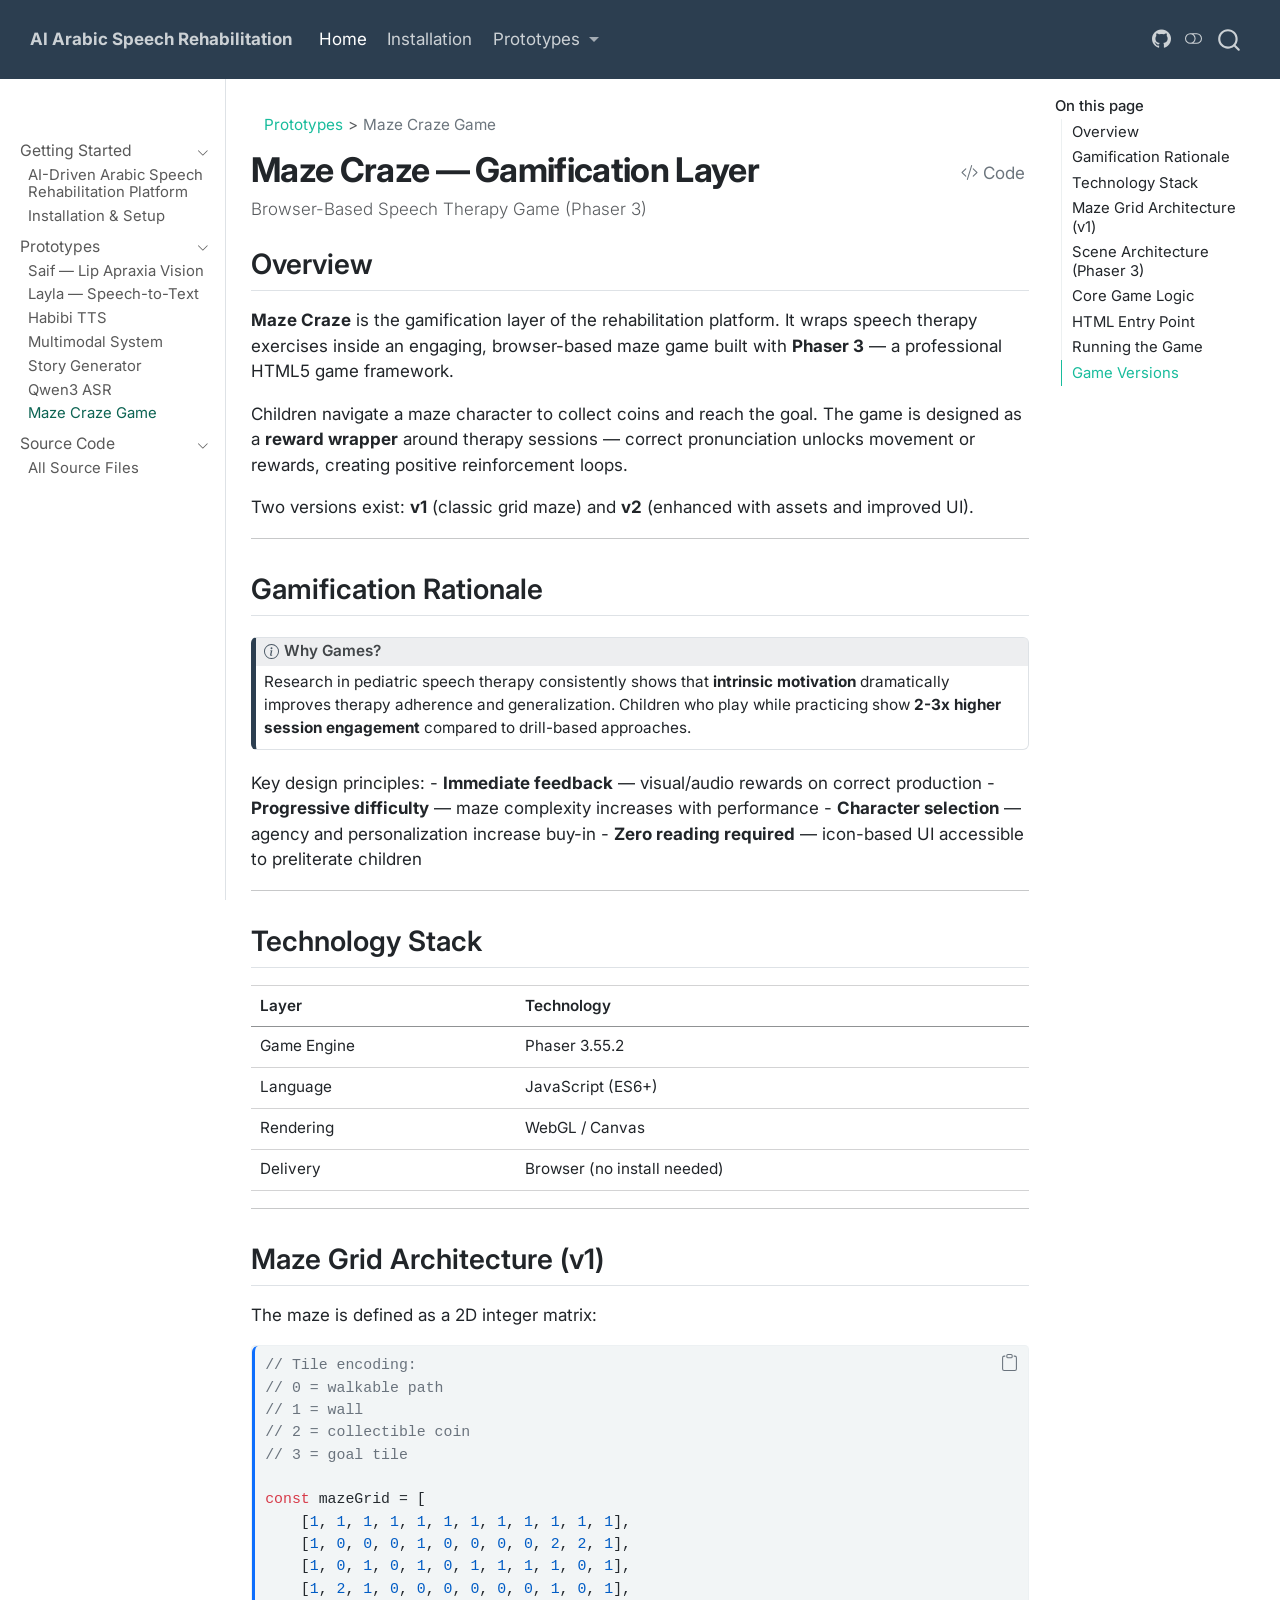
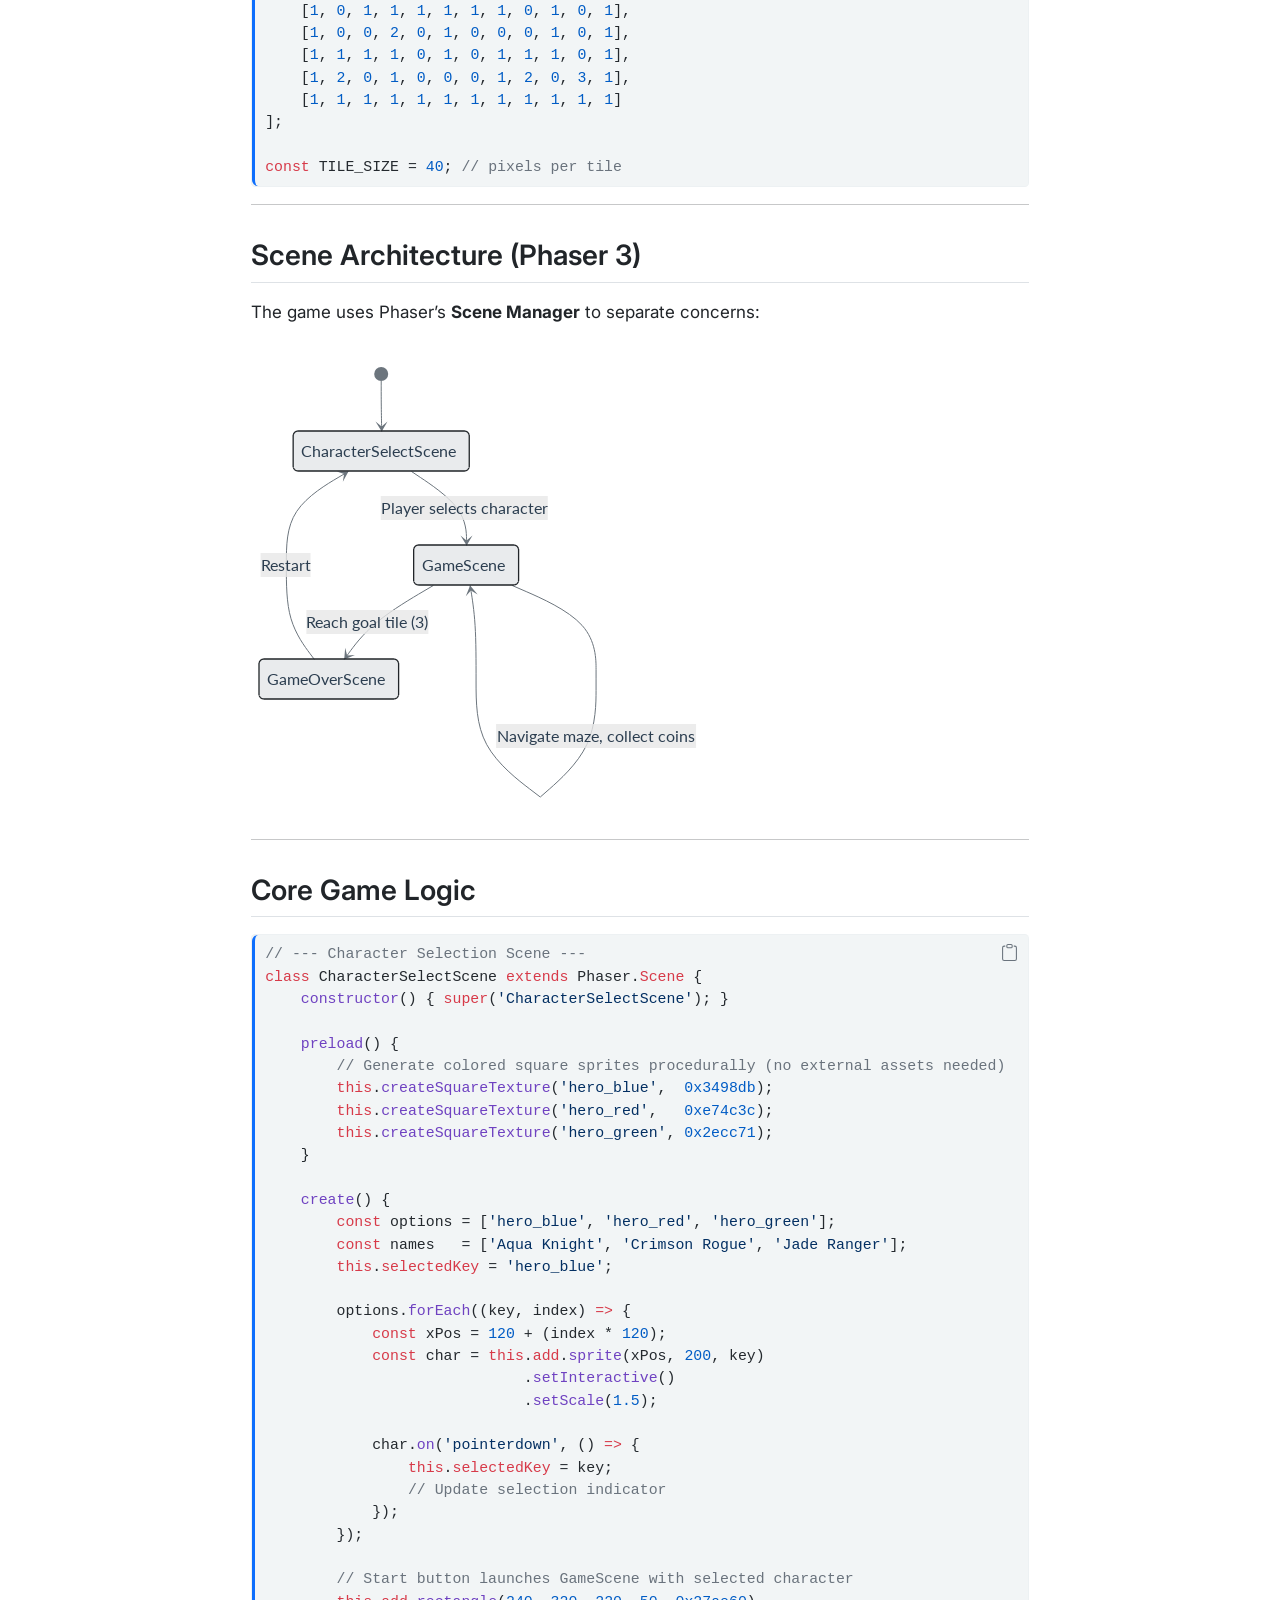
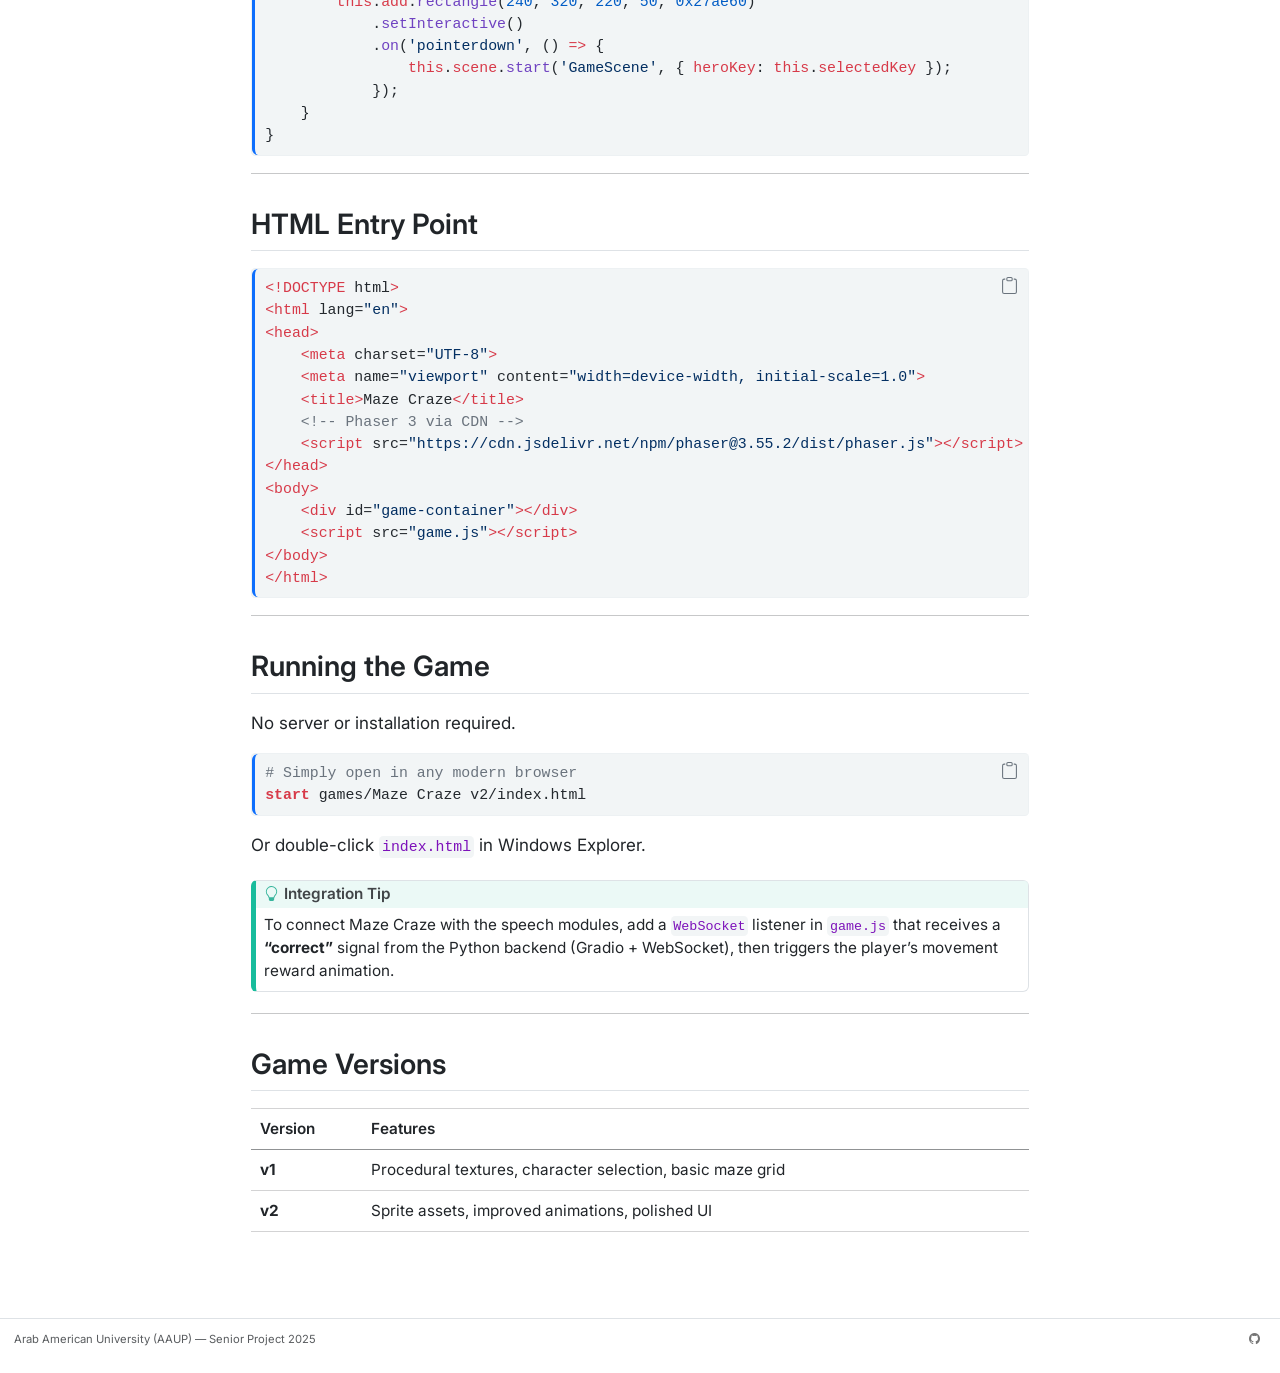
<file: docs/site/prototypes/maze-game.html>
<!DOCTYPE html>
<html xmlns="http://www.w3.org/1999/xhtml" lang="en" xml:lang="en"><head>

<meta charset="utf-8">
<meta name="generator" content="quarto-1.9.38">

<meta name="viewport" content="width=device-width, initial-scale=1.0, user-scalable=yes">


<title>Maze Craze — Gamification Layer – AI Arabic Speech Rehabilitation</title>
<style>
/* Default styles provided by pandoc.
** See https://pandoc.org/MANUAL.html#variables-for-html for config info.
*/
code{white-space: pre-wrap;}
span.smallcaps{font-variant: small-caps;}
div.columns{display: flex; gap: min(4vw, 1.5em);}
div.column{flex: auto; overflow-x: auto;}
div.hanging-indent{margin-left: 1.5em; text-indent: -1.5em;}
ul.task-list{list-style: none;}
ul.task-list li input[type="checkbox"] {
  width: 0.8em;
  margin: 0 0.8em 0.2em -1em; /* quarto-specific, see https://github.com/quarto-dev/quarto-cli/issues/4556 */ 
  vertical-align: middle;
}
/* CSS for syntax highlighting */
html { -webkit-text-size-adjust: 100%; }
pre > code.sourceCode { white-space: pre; position: relative; }
pre > code.sourceCode > span { display: inline-block; line-height: 1.25; }
pre > code.sourceCode > span:empty { height: 1.2em; }
.sourceCode { overflow: visible; }
code.sourceCode > span { color: inherit; text-decoration: inherit; }
div.sourceCode { margin: 1em 0; }
pre.sourceCode { margin: 0; }
@media screen {
div.sourceCode { overflow: auto; }
}
@media print {
pre > code.sourceCode { white-space: pre-wrap; }
pre > code.sourceCode > span { text-indent: -5em; padding-left: 5em; }
}
pre.numberSource code
  { counter-reset: source-line 0; }
pre.numberSource code > span
  { position: relative; left: -4em; counter-increment: source-line; }
pre.numberSource code > span > a:first-child::before
  { content: counter(source-line);
    position: relative; left: -1em; text-align: right; vertical-align: baseline;
    border: none; display: inline-block;
    -webkit-touch-callout: none; -webkit-user-select: none;
    -khtml-user-select: none; -moz-user-select: none;
    -ms-user-select: none; user-select: none;
    padding: 0 4px; width: 4em;
  }
pre.numberSource { margin-left: 3em;  padding-left: 4px; }
div.sourceCode
  {   }
@media screen {
pre > code.sourceCode > span > a:first-child::before { text-decoration: underline; }
}
</style>


<script src="../site_libs/quarto-nav/quarto-nav.js"></script>
<script src="../site_libs/quarto-nav/headroom.min.js"></script>
<script src="../site_libs/clipboard/clipboard.min.js"></script>
<script src="../site_libs/quarto-search/autocomplete.umd.js"></script>
<script src="../site_libs/quarto-search/fuse.min.js"></script>
<script src="../site_libs/quarto-search/quarto-search.js"></script>
<meta name="quarto:offset" content="../">
<link href="../assets/favicon.ico" rel="icon">
<script src="../site_libs/quarto-html/quarto.js" type="module"></script>
<script src="../site_libs/quarto-html/tabsets/tabsets.js" type="module"></script>
<script src="../site_libs/quarto-html/popper.min.js"></script>
<script src="../site_libs/quarto-html/tippy.umd.min.js"></script>
<script src="../site_libs/quarto-html/anchor.min.js"></script>
<link href="../site_libs/quarto-html/tippy.css" rel="stylesheet">
<link href="../site_libs/quarto-html/quarto-syntax-highlighting-de63f62b328812d8e578a4d74e282472.css" rel="stylesheet" class="quarto-color-scheme" id="quarto-text-highlighting-styles">
<link href="../site_libs/quarto-html/quarto-syntax-highlighting-dark-6b6957c917596b414ec0b78690761e87.css" rel="stylesheet" class="quarto-color-scheme quarto-color-alternate" id="quarto-text-highlighting-styles">
<link href="../site_libs/quarto-html/quarto-syntax-highlighting-de63f62b328812d8e578a4d74e282472.css" rel="stylesheet" class="quarto-color-scheme-extra" id="quarto-text-highlighting-styles">
<script src="../site_libs/bootstrap/bootstrap.min.js"></script>
<link href="../site_libs/bootstrap/bootstrap-icons.css" rel="stylesheet">
<link href="../site_libs/bootstrap/bootstrap-7e84c5f4eb4d3efe317729a7bdda7fe6.min.css" rel="stylesheet" append-hash="true" class="quarto-color-scheme" id="quarto-bootstrap" data-mode="light">
<link href="../site_libs/bootstrap/bootstrap-dark-70d92981cf4513a1d3bfdb49ab6df68f.min.css" rel="stylesheet" append-hash="true" class="quarto-color-scheme quarto-color-alternate" id="quarto-bootstrap" data-mode="dark">
<link href="../site_libs/bootstrap/bootstrap-7e84c5f4eb4d3efe317729a7bdda7fe6.min.css" rel="stylesheet" append-hash="true" class="quarto-color-scheme-extra" id="quarto-bootstrap" data-mode="light">
<script id="quarto-search-options" type="application/json">{
  "location": "navbar",
  "copy-button": false,
  "collapse-after": 3,
  "panel-placement": "end",
  "type": "overlay",
  "limit": 50,
  "keyboard-shortcut": [
    "f",
    "/",
    "s"
  ],
  "show-item-context": false,
  "language": {
    "search-no-results-text": "No results",
    "search-matching-documents-text": "matching documents",
    "search-copy-link-title": "Copy link to search",
    "search-hide-matches-text": "Hide additional matches",
    "search-more-match-text": "more match in this document",
    "search-more-matches-text": "more matches in this document",
    "search-clear-button-title": "Clear",
    "search-text-placeholder": "",
    "search-detached-cancel-button-title": "Cancel",
    "search-submit-button-title": "Submit",
    "search-label": "Search"
  }
}</script>
<script src="../site_libs/quarto-diagram/mermaid.min.js"></script>
<script src="../site_libs/quarto-diagram/mermaid-init.js"></script>
<link href="../site_libs/quarto-diagram/mermaid.css" rel="stylesheet">


<link rel="stylesheet" href="../styles.css">
</head>

<body class="nav-sidebar docked nav-fixed quarto-light"><script id="quarto-html-before-body" type="application/javascript">
    const toggleBodyColorMode = (bsSheetEl) => {
      const mode = bsSheetEl.getAttribute("data-mode");
      const bodyEl = window.document.querySelector("body");
      if (mode === "dark") {
        bodyEl.classList.add("quarto-dark");
        bodyEl.classList.remove("quarto-light");
      } else {
        bodyEl.classList.add("quarto-light");
        bodyEl.classList.remove("quarto-dark");
      }
    }
    const toggleBodyColorPrimary = () => {
      const bsSheetEl = window.document.querySelector("link#quarto-bootstrap:not([rel=disabled-stylesheet])");
      if (bsSheetEl) {
        toggleBodyColorMode(bsSheetEl);
      }
    }
    const setColorSchemeToggle = (alternate) => {
      const toggles = window.document.querySelectorAll('.quarto-color-scheme-toggle');
      for (let i=0; i < toggles.length; i++) {
        const toggle = toggles[i];
        if (toggle) {
          if (alternate) {
            toggle.classList.add("alternate");
          } else {
            toggle.classList.remove("alternate");
          }
        }
      }
    };
    const toggleColorMode = (alternate) => {
      // Switch the stylesheets
      const primaryStylesheets = window.document.querySelectorAll('link.quarto-color-scheme:not(.quarto-color-alternate)');
      const alternateStylesheets = window.document.querySelectorAll('link.quarto-color-scheme.quarto-color-alternate');
      manageTransitions('#quarto-margin-sidebar .nav-link', false);
      if (alternate) {
        // note: dark is layered on light, we don't disable primary!
        enableStylesheet(alternateStylesheets);
        for (const sheetNode of alternateStylesheets) {
          if (sheetNode.id === "quarto-bootstrap") {
            toggleBodyColorMode(sheetNode);
          }
        }
      } else {
        disableStylesheet(alternateStylesheets);
        enableStylesheet(primaryStylesheets)
        toggleBodyColorPrimary();
      }
      manageTransitions('#quarto-margin-sidebar .nav-link', true);
      // Switch the toggles
      setColorSchemeToggle(alternate)
      // Hack to workaround the fact that safari doesn't
      // properly recolor the scrollbar when toggling (#1455)
      if (navigator.userAgent.indexOf('Safari') > 0 && navigator.userAgent.indexOf('Chrome') == -1) {
        manageTransitions("body", false);
        window.scrollTo(0, 1);
        setTimeout(() => {
          window.scrollTo(0, 0);
          manageTransitions("body", true);
        }, 40);
      }
    }
    const disableStylesheet = (stylesheets) => {
      for (let i=0; i < stylesheets.length; i++) {
        const stylesheet = stylesheets[i];
        stylesheet.rel = 'disabled-stylesheet';
      }
    }
    const enableStylesheet = (stylesheets) => {
      for (let i=0; i < stylesheets.length; i++) {
        const stylesheet = stylesheets[i];
        if(stylesheet.rel !== 'stylesheet') { // for Chrome, which will still FOUC without this check
          stylesheet.rel = 'stylesheet';
        }
      }
    }
    const manageTransitions = (selector, allowTransitions) => {
      const els = window.document.querySelectorAll(selector);
      for (let i=0; i < els.length; i++) {
        const el = els[i];
        if (allowTransitions) {
          el.classList.remove('notransition');
        } else {
          el.classList.add('notransition');
        }
      }
    }
    const isFileUrl = () => {
      return window.location.protocol === 'file:';
    }
    const hasAlternateSentinel = () => {
      let styleSentinel = getColorSchemeSentinel();
      if (styleSentinel !== null) {
        return styleSentinel === "alternate";
      } else {
        return false;
      }
    }
    const setStyleSentinel = (alternate) => {
      const value = alternate ? "alternate" : "default";
      if (!isFileUrl()) {
        window.localStorage.setItem("quarto-color-scheme", value);
      } else {
        localAlternateSentinel = value;
      }
    }
    const getColorSchemeSentinel = () => {
      if (!isFileUrl()) {
        const storageValue = window.localStorage.getItem("quarto-color-scheme");
        return storageValue != null ? storageValue : localAlternateSentinel;
      } else {
        return localAlternateSentinel;
      }
    }
    const toggleGiscusIfUsed = (isAlternate, darkModeDefault) => {
      const baseTheme = document.querySelector('#giscus-base-theme')?.value ?? 'light';
      const alternateTheme = document.querySelector('#giscus-alt-theme')?.value ?? 'dark';
      let newTheme = '';
      if(authorPrefersDark) {
        newTheme = isAlternate ? baseTheme : alternateTheme;
      } else {
        newTheme = isAlternate ? alternateTheme : baseTheme;
      }
      const changeGiscusTheme = () => {
        // From: https://github.com/giscus/giscus/issues/336
        const sendMessage = (message) => {
          const iframe = document.querySelector('iframe.giscus-frame');
          if (!iframe) return;
          iframe.contentWindow.postMessage({ giscus: message }, 'https://giscus.app');
        }
        sendMessage({
          setConfig: {
            theme: newTheme
          }
        });
      }
      const isGiscussLoaded = window.document.querySelector('iframe.giscus-frame') !== null;
      if (isGiscussLoaded) {
        changeGiscusTheme();
      }
    };
    const authorPrefersDark = false;
    const darkModeDefault = authorPrefersDark;
      document.querySelector('link#quarto-text-highlighting-styles.quarto-color-scheme-extra').rel = 'disabled-stylesheet';
      document.querySelector('link#quarto-bootstrap.quarto-color-scheme-extra').rel = 'disabled-stylesheet';
    let localAlternateSentinel = darkModeDefault ? 'alternate' : 'default';
    // Dark / light mode switch
    window.quartoToggleColorScheme = () => {
      // Read the current dark / light value
      let toAlternate = !hasAlternateSentinel();
      toggleColorMode(toAlternate);
      setStyleSentinel(toAlternate);
      toggleGiscusIfUsed(toAlternate, darkModeDefault);
      window.dispatchEvent(new Event('resize'));
    };
    // Switch to dark mode if need be
    if (hasAlternateSentinel()) {
      toggleColorMode(true);
    } else {
      toggleColorMode(false);
    }
  </script>

<div id="quarto-search-results"></div>
  <header id="quarto-header" class="headroom fixed-top">
    <nav class="navbar navbar-expand-lg " data-bs-theme="dark">
      <div class="navbar-container container-fluid">
      <div class="navbar-brand-container mx-auto">
    <a class="navbar-brand" href="../index.html">
    <span class="navbar-title">AI Arabic Speech Rehabilitation</span>
    </a>
  </div>
            <div id="quarto-search" class="" title="Search"></div>
          <button class="navbar-toggler" type="button" data-bs-toggle="collapse" data-bs-target="#navbarCollapse" aria-controls="navbarCollapse" role="menu" aria-expanded="false" aria-label="Toggle navigation" onclick="if (window.quartoToggleHeadroom) { window.quartoToggleHeadroom(); }">
  <span class="navbar-toggler-icon"></span>
</button>
          <div class="collapse navbar-collapse" id="navbarCollapse">
            <ul class="navbar-nav navbar-nav-scroll me-auto">
  <li class="nav-item">
    <a class="nav-link active" href="../index.html" aria-current="page"> 
<span class="menu-text">Home</span></a>
  </li>  
  <li class="nav-item">
    <a class="nav-link" href="../installation.html"> 
<span class="menu-text">Installation</span></a>
  </li>  
  <li class="nav-item dropdown ">
    <a class="nav-link dropdown-toggle" href="#" id="nav-menu-prototypes" role="link" data-bs-toggle="dropdown" aria-expanded="false">
 <span class="menu-text">Prototypes</span>
    </a>
    <ul class="dropdown-menu" aria-labelledby="nav-menu-prototypes">    
        <li>
    <a class="dropdown-item" href="../prototypes/lips-module.html">
 <span class="dropdown-text">Saif — Lip Apraxia Vision</span></a>
  </li>  
        <li>
    <a class="dropdown-item" href="../prototypes/speech-module.html">
 <span class="dropdown-text">Layla — Speech-to-Text (Whisper)</span></a>
  </li>  
        <li>
    <a class="dropdown-item" href="../prototypes/tts-module.html">
 <span class="dropdown-text">Habibi TTS — Arabic Speech Synthesis</span></a>
  </li>  
        <li>
    <a class="dropdown-item" href="../prototypes/multimodal.html">
 <span class="dropdown-text">Multimodal System</span></a>
  </li>  
        <li>
    <a class="dropdown-item" href="../prototypes/story-generator.html">
 <span class="dropdown-text">Story Generator (Qwen)</span></a>
  </li>  
        <li>
    <a class="dropdown-item" href="../prototypes/qwen-asr.html">
 <span class="dropdown-text">Qwen3 ASR</span></a>
  </li>  
        <li>
    <a class="dropdown-item" href="../prototypes/maze-game.html">
 <span class="dropdown-text">Maze Craze Game</span></a>
  </li>  
    </ul>
  </li>
</ul>
            <ul class="navbar-nav navbar-nav-scroll ms-auto">
  <li class="nav-item compact">
    <a class="nav-link" href="https://github.com"> <i class="bi bi-github" role="img">
</i> 
<span class="menu-text"></span></a>
  </li>  
</ul>
          </div> <!-- /navcollapse -->
            <div class="quarto-navbar-tools">
  <a href="" class="quarto-color-scheme-toggle quarto-navigation-tool  px-1" onclick="window.quartoToggleColorScheme(); return false;" title="Toggle dark mode"><i class="bi"></i></a>
</div>
      </div> <!-- /container-fluid -->
    </nav>
  <nav class="quarto-secondary-nav">
    <div class="container-fluid d-flex">
      <button type="button" class="quarto-btn-toggle btn" data-bs-toggle="collapse" role="button" data-bs-target=".quarto-sidebar-collapse-item" aria-controls="quarto-sidebar" aria-expanded="false" aria-label="Toggle sidebar navigation" onclick="if (window.quartoToggleHeadroom) { window.quartoToggleHeadroom(); }">
        <i class="bi bi-layout-text-sidebar-reverse"></i>
      </button>
        <nav class="quarto-page-breadcrumbs" aria-label="breadcrumb"><ol class="breadcrumb"><li class="breadcrumb-item"><a href="../prototypes/lips-module.html">Prototypes</a></li><li class="breadcrumb-item"><a href="../prototypes/maze-game.html">Maze Craze Game</a></li></ol></nav>
        <a class="flex-grow-1" role="navigation" data-bs-toggle="collapse" data-bs-target=".quarto-sidebar-collapse-item" aria-controls="quarto-sidebar" aria-expanded="false" aria-label="Toggle sidebar navigation" onclick="if (window.quartoToggleHeadroom) { window.quartoToggleHeadroom(); }">      
        </a>
      <button type="button" class="btn quarto-search-button" aria-label="Search" onclick="window.quartoOpenSearch();">
        <i class="bi bi-search"></i>
      </button>
    </div>
  </nav>
</header>
<!-- content -->
<div id="quarto-content" class="quarto-container page-columns page-rows-contents page-layout-article page-navbar">
<!-- sidebar -->
  <nav id="quarto-sidebar" class="sidebar collapse collapse-horizontal quarto-sidebar-collapse-item sidebar-navigation docked overflow-auto">
        <div class="mt-2 flex-shrink-0 align-items-center">
        <div class="sidebar-search">
        <div id="quarto-search" class="" title="Search"></div>
        </div>
        </div>
    <div class="sidebar-menu-container"> 
    <ul class="list-unstyled mt-1">
        <li class="sidebar-item sidebar-item-section">
      <div class="sidebar-item-container"> 
            <a class="sidebar-item-text sidebar-link text-start" data-bs-toggle="collapse" data-bs-target="#quarto-sidebar-section-1" role="navigation" aria-expanded="true">
 <span class="menu-text">Getting Started</span></a>
          <a class="sidebar-item-toggle text-start" data-bs-toggle="collapse" data-bs-target="#quarto-sidebar-section-1" role="navigation" aria-expanded="true" aria-label="Toggle section">
            <i class="bi bi-chevron-right ms-2"></i>
          </a> 
      </div>
      <ul id="quarto-sidebar-section-1" class="collapse list-unstyled sidebar-section depth1 show">  
          <li class="sidebar-item">
  <div class="sidebar-item-container"> 
  <a href="../index.html" class="sidebar-item-text sidebar-link">
 <span class="menu-text">AI-Driven Arabic Speech Rehabilitation Platform</span></a>
  </div>
</li>
          <li class="sidebar-item">
  <div class="sidebar-item-container"> 
  <a href="../installation.html" class="sidebar-item-text sidebar-link">
 <span class="menu-text">Installation &amp; Setup</span></a>
  </div>
</li>
      </ul>
  </li>
        <li class="sidebar-item sidebar-item-section">
      <div class="sidebar-item-container"> 
            <a class="sidebar-item-text sidebar-link text-start" data-bs-toggle="collapse" data-bs-target="#quarto-sidebar-section-2" role="navigation" aria-expanded="true">
 <span class="menu-text">Prototypes</span></a>
          <a class="sidebar-item-toggle text-start" data-bs-toggle="collapse" data-bs-target="#quarto-sidebar-section-2" role="navigation" aria-expanded="true" aria-label="Toggle section">
            <i class="bi bi-chevron-right ms-2"></i>
          </a> 
      </div>
      <ul id="quarto-sidebar-section-2" class="collapse list-unstyled sidebar-section depth1 show">  
          <li class="sidebar-item">
  <div class="sidebar-item-container"> 
  <a href="../prototypes/lips-module.html" class="sidebar-item-text sidebar-link">
 <span class="menu-text">Saif — Lip Apraxia Vision</span></a>
  </div>
</li>
          <li class="sidebar-item">
  <div class="sidebar-item-container"> 
  <a href="../prototypes/speech-module.html" class="sidebar-item-text sidebar-link">
 <span class="menu-text">Layla — Speech-to-Text</span></a>
  </div>
</li>
          <li class="sidebar-item">
  <div class="sidebar-item-container"> 
  <a href="../prototypes/tts-module.html" class="sidebar-item-text sidebar-link">
 <span class="menu-text">Habibi TTS</span></a>
  </div>
</li>
          <li class="sidebar-item">
  <div class="sidebar-item-container"> 
  <a href="../prototypes/multimodal.html" class="sidebar-item-text sidebar-link">
 <span class="menu-text">Multimodal System</span></a>
  </div>
</li>
          <li class="sidebar-item">
  <div class="sidebar-item-container"> 
  <a href="../prototypes/story-generator.html" class="sidebar-item-text sidebar-link">
 <span class="menu-text">Story Generator</span></a>
  </div>
</li>
          <li class="sidebar-item">
  <div class="sidebar-item-container"> 
  <a href="../prototypes/qwen-asr.html" class="sidebar-item-text sidebar-link">
 <span class="menu-text">Qwen3 ASR</span></a>
  </div>
</li>
          <li class="sidebar-item">
  <div class="sidebar-item-container"> 
  <a href="../prototypes/maze-game.html" class="sidebar-item-text sidebar-link active">
 <span class="menu-text">Maze Craze Game</span></a>
  </div>
</li>
      </ul>
  </li>
        <li class="sidebar-item sidebar-item-section">
      <div class="sidebar-item-container"> 
            <a class="sidebar-item-text sidebar-link text-start" data-bs-toggle="collapse" data-bs-target="#quarto-sidebar-section-3" role="navigation" aria-expanded="true">
 <span class="menu-text">Source Code</span></a>
          <a class="sidebar-item-toggle text-start" data-bs-toggle="collapse" data-bs-target="#quarto-sidebar-section-3" role="navigation" aria-expanded="true" aria-label="Toggle section">
            <i class="bi bi-chevron-right ms-2"></i>
          </a> 
      </div>
      <ul id="quarto-sidebar-section-3" class="collapse list-unstyled sidebar-section depth1 show">  
          <li class="sidebar-item">
  <div class="sidebar-item-container"> 
  <a href="../code/index.html" class="sidebar-item-text sidebar-link">
 <span class="menu-text">All Source Files</span></a>
  </div>
</li>
      </ul>
  </li>
    </ul>
    </div>
</nav>
<div id="quarto-sidebar-glass" class="quarto-sidebar-collapse-item" data-bs-toggle="collapse" data-bs-target=".quarto-sidebar-collapse-item"></div>
<!-- margin-sidebar -->
    <div id="quarto-margin-sidebar" class="sidebar margin-sidebar">
        <nav id="TOC" role="doc-toc" class="toc-active">
    <h2 id="toc-title">On this page</h2>
   
  <ul>
  <li><a href="#overview" id="toc-overview" class="nav-link active" data-scroll-target="#overview">Overview</a></li>
  <li><a href="#gamification-rationale" id="toc-gamification-rationale" class="nav-link" data-scroll-target="#gamification-rationale">Gamification Rationale</a></li>
  <li><a href="#technology-stack" id="toc-technology-stack" class="nav-link" data-scroll-target="#technology-stack">Technology Stack</a></li>
  <li><a href="#maze-grid-architecture-v1" id="toc-maze-grid-architecture-v1" class="nav-link" data-scroll-target="#maze-grid-architecture-v1">Maze Grid Architecture (v1)</a></li>
  <li><a href="#scene-architecture-phaser-3" id="toc-scene-architecture-phaser-3" class="nav-link" data-scroll-target="#scene-architecture-phaser-3">Scene Architecture (Phaser 3)</a></li>
  <li><a href="#core-game-logic" id="toc-core-game-logic" class="nav-link" data-scroll-target="#core-game-logic">Core Game Logic</a></li>
  <li><a href="#html-entry-point" id="toc-html-entry-point" class="nav-link" data-scroll-target="#html-entry-point">HTML Entry Point</a></li>
  <li><a href="#running-the-game" id="toc-running-the-game" class="nav-link" data-scroll-target="#running-the-game">Running the Game</a></li>
  <li><a href="#game-versions" id="toc-game-versions" class="nav-link" data-scroll-target="#game-versions">Game Versions</a></li>
  </ul>
</nav>
    </div>
<!-- main -->
<main class="content" id="quarto-document-content">


<header id="title-block-header" class="quarto-title-block default"><nav class="quarto-page-breadcrumbs quarto-title-breadcrumbs d-none d-lg-block" aria-label="breadcrumb"><ol class="breadcrumb"><li class="breadcrumb-item"><a href="../prototypes/lips-module.html">Prototypes</a></li><li class="breadcrumb-item"><a href="../prototypes/maze-game.html">Maze Craze Game</a></li></ol></nav>
<div class="quarto-title">
<div class="quarto-title-block"><div><h1 class="title">Maze Craze — Gamification Layer</h1><button type="button" class="btn code-tools-button" id="quarto-code-tools-source"><i class="bi"></i> Code</button></div></div>
<p class="subtitle lead">Browser-Based Speech Therapy Game (Phaser 3)</p>
</div>



<div class="quarto-title-meta">

    
  
    
  </div>
  


</header>


<section id="overview" class="level2">
<h2 class="anchored" data-anchor-id="overview">Overview</h2>
<p><strong>Maze Craze</strong> is the gamification layer of the rehabilitation platform. It wraps speech therapy exercises inside an engaging, browser-based maze game built with <strong>Phaser 3</strong> — a professional HTML5 game framework.</p>
<p>Children navigate a maze character to collect coins and reach the goal. The game is designed as a <strong>reward wrapper</strong> around therapy sessions — correct pronunciation unlocks movement or rewards, creating positive reinforcement loops.</p>
<p>Two versions exist: <strong>v1</strong> (classic grid maze) and <strong>v2</strong> (enhanced with assets and improved UI).</p>
<hr>
</section>
<section id="gamification-rationale" class="level2">
<h2 class="anchored" data-anchor-id="gamification-rationale">Gamification Rationale</h2>
<div class="callout callout-style-default callout-note callout-titled">
<div class="callout-header d-flex align-content-center">
<div class="callout-icon-container">
<i class="callout-icon"></i>
</div>
<div class="callout-title-container flex-fill">
<span class="screen-reader-only">Note</span>Why Games?
</div>
</div>
<div class="callout-body-container callout-body">
<p>Research in pediatric speech therapy consistently shows that <strong>intrinsic motivation</strong> dramatically improves therapy adherence and generalization. Children who play while practicing show <strong>2-3x higher session engagement</strong> compared to drill-based approaches.</p>
</div>
</div>
<p>Key design principles: - <strong>Immediate feedback</strong> — visual/audio rewards on correct production - <strong>Progressive difficulty</strong> — maze complexity increases with performance - <strong>Character selection</strong> — agency and personalization increase buy-in - <strong>Zero reading required</strong> — icon-based UI accessible to preliterate children</p>
<hr>
</section>
<section id="technology-stack" class="level2">
<h2 class="anchored" data-anchor-id="technology-stack">Technology Stack</h2>
<table class="caption-top table">
<thead>
<tr class="header">
<th>Layer</th>
<th>Technology</th>
</tr>
</thead>
<tbody>
<tr class="odd">
<td>Game Engine</td>
<td>Phaser 3.55.2</td>
</tr>
<tr class="even">
<td>Language</td>
<td>JavaScript (ES6+)</td>
</tr>
<tr class="odd">
<td>Rendering</td>
<td>WebGL / Canvas</td>
</tr>
<tr class="even">
<td>Delivery</td>
<td>Browser (no install needed)</td>
</tr>
</tbody>
</table>
<hr>
</section>
<section id="maze-grid-architecture-v1" class="level2">
<h2 class="anchored" data-anchor-id="maze-grid-architecture-v1">Maze Grid Architecture (v1)</h2>
<p>The maze is defined as a 2D integer matrix:</p>
<div class="code-copy-outer-scaffold"><div class="sourceCode" id="cb1"><pre class="sourceCode javascript code-with-copy"><code class="sourceCode javascript"><span id="cb1-1"><a href="#cb1-1" aria-hidden="true" tabindex="-1"></a><span class="co">// Tile encoding:</span></span>
<span id="cb1-2"><a href="#cb1-2" aria-hidden="true" tabindex="-1"></a><span class="co">// 0 = walkable path</span></span>
<span id="cb1-3"><a href="#cb1-3" aria-hidden="true" tabindex="-1"></a><span class="co">// 1 = wall</span></span>
<span id="cb1-4"><a href="#cb1-4" aria-hidden="true" tabindex="-1"></a><span class="co">// 2 = collectible coin</span></span>
<span id="cb1-5"><a href="#cb1-5" aria-hidden="true" tabindex="-1"></a><span class="co">// 3 = goal tile</span></span>
<span id="cb1-6"><a href="#cb1-6" aria-hidden="true" tabindex="-1"></a></span>
<span id="cb1-7"><a href="#cb1-7" aria-hidden="true" tabindex="-1"></a><span class="kw">const</span> mazeGrid <span class="op">=</span> [</span>
<span id="cb1-8"><a href="#cb1-8" aria-hidden="true" tabindex="-1"></a>    [<span class="dv">1</span><span class="op">,</span> <span class="dv">1</span><span class="op">,</span> <span class="dv">1</span><span class="op">,</span> <span class="dv">1</span><span class="op">,</span> <span class="dv">1</span><span class="op">,</span> <span class="dv">1</span><span class="op">,</span> <span class="dv">1</span><span class="op">,</span> <span class="dv">1</span><span class="op">,</span> <span class="dv">1</span><span class="op">,</span> <span class="dv">1</span><span class="op">,</span> <span class="dv">1</span><span class="op">,</span> <span class="dv">1</span>]<span class="op">,</span></span>
<span id="cb1-9"><a href="#cb1-9" aria-hidden="true" tabindex="-1"></a>    [<span class="dv">1</span><span class="op">,</span> <span class="dv">0</span><span class="op">,</span> <span class="dv">0</span><span class="op">,</span> <span class="dv">0</span><span class="op">,</span> <span class="dv">1</span><span class="op">,</span> <span class="dv">0</span><span class="op">,</span> <span class="dv">0</span><span class="op">,</span> <span class="dv">0</span><span class="op">,</span> <span class="dv">0</span><span class="op">,</span> <span class="dv">2</span><span class="op">,</span> <span class="dv">2</span><span class="op">,</span> <span class="dv">1</span>]<span class="op">,</span></span>
<span id="cb1-10"><a href="#cb1-10" aria-hidden="true" tabindex="-1"></a>    [<span class="dv">1</span><span class="op">,</span> <span class="dv">0</span><span class="op">,</span> <span class="dv">1</span><span class="op">,</span> <span class="dv">0</span><span class="op">,</span> <span class="dv">1</span><span class="op">,</span> <span class="dv">0</span><span class="op">,</span> <span class="dv">1</span><span class="op">,</span> <span class="dv">1</span><span class="op">,</span> <span class="dv">1</span><span class="op">,</span> <span class="dv">1</span><span class="op">,</span> <span class="dv">0</span><span class="op">,</span> <span class="dv">1</span>]<span class="op">,</span></span>
<span id="cb1-11"><a href="#cb1-11" aria-hidden="true" tabindex="-1"></a>    [<span class="dv">1</span><span class="op">,</span> <span class="dv">2</span><span class="op">,</span> <span class="dv">1</span><span class="op">,</span> <span class="dv">0</span><span class="op">,</span> <span class="dv">0</span><span class="op">,</span> <span class="dv">0</span><span class="op">,</span> <span class="dv">0</span><span class="op">,</span> <span class="dv">0</span><span class="op">,</span> <span class="dv">0</span><span class="op">,</span> <span class="dv">1</span><span class="op">,</span> <span class="dv">0</span><span class="op">,</span> <span class="dv">1</span>]<span class="op">,</span></span>
<span id="cb1-12"><a href="#cb1-12" aria-hidden="true" tabindex="-1"></a>    [<span class="dv">1</span><span class="op">,</span> <span class="dv">0</span><span class="op">,</span> <span class="dv">1</span><span class="op">,</span> <span class="dv">1</span><span class="op">,</span> <span class="dv">1</span><span class="op">,</span> <span class="dv">1</span><span class="op">,</span> <span class="dv">1</span><span class="op">,</span> <span class="dv">1</span><span class="op">,</span> <span class="dv">0</span><span class="op">,</span> <span class="dv">1</span><span class="op">,</span> <span class="dv">0</span><span class="op">,</span> <span class="dv">1</span>]<span class="op">,</span></span>
<span id="cb1-13"><a href="#cb1-13" aria-hidden="true" tabindex="-1"></a>    [<span class="dv">1</span><span class="op">,</span> <span class="dv">0</span><span class="op">,</span> <span class="dv">0</span><span class="op">,</span> <span class="dv">2</span><span class="op">,</span> <span class="dv">0</span><span class="op">,</span> <span class="dv">1</span><span class="op">,</span> <span class="dv">0</span><span class="op">,</span> <span class="dv">0</span><span class="op">,</span> <span class="dv">0</span><span class="op">,</span> <span class="dv">1</span><span class="op">,</span> <span class="dv">0</span><span class="op">,</span> <span class="dv">1</span>]<span class="op">,</span></span>
<span id="cb1-14"><a href="#cb1-14" aria-hidden="true" tabindex="-1"></a>    [<span class="dv">1</span><span class="op">,</span> <span class="dv">1</span><span class="op">,</span> <span class="dv">1</span><span class="op">,</span> <span class="dv">1</span><span class="op">,</span> <span class="dv">0</span><span class="op">,</span> <span class="dv">1</span><span class="op">,</span> <span class="dv">0</span><span class="op">,</span> <span class="dv">1</span><span class="op">,</span> <span class="dv">1</span><span class="op">,</span> <span class="dv">1</span><span class="op">,</span> <span class="dv">0</span><span class="op">,</span> <span class="dv">1</span>]<span class="op">,</span></span>
<span id="cb1-15"><a href="#cb1-15" aria-hidden="true" tabindex="-1"></a>    [<span class="dv">1</span><span class="op">,</span> <span class="dv">2</span><span class="op">,</span> <span class="dv">0</span><span class="op">,</span> <span class="dv">1</span><span class="op">,</span> <span class="dv">0</span><span class="op">,</span> <span class="dv">0</span><span class="op">,</span> <span class="dv">0</span><span class="op">,</span> <span class="dv">1</span><span class="op">,</span> <span class="dv">2</span><span class="op">,</span> <span class="dv">0</span><span class="op">,</span> <span class="dv">3</span><span class="op">,</span> <span class="dv">1</span>]<span class="op">,</span></span>
<span id="cb1-16"><a href="#cb1-16" aria-hidden="true" tabindex="-1"></a>    [<span class="dv">1</span><span class="op">,</span> <span class="dv">1</span><span class="op">,</span> <span class="dv">1</span><span class="op">,</span> <span class="dv">1</span><span class="op">,</span> <span class="dv">1</span><span class="op">,</span> <span class="dv">1</span><span class="op">,</span> <span class="dv">1</span><span class="op">,</span> <span class="dv">1</span><span class="op">,</span> <span class="dv">1</span><span class="op">,</span> <span class="dv">1</span><span class="op">,</span> <span class="dv">1</span><span class="op">,</span> <span class="dv">1</span>]</span>
<span id="cb1-17"><a href="#cb1-17" aria-hidden="true" tabindex="-1"></a>]<span class="op">;</span></span>
<span id="cb1-18"><a href="#cb1-18" aria-hidden="true" tabindex="-1"></a></span>
<span id="cb1-19"><a href="#cb1-19" aria-hidden="true" tabindex="-1"></a><span class="kw">const</span> TILE_SIZE <span class="op">=</span> <span class="dv">40</span><span class="op">;</span> <span class="co">// pixels per tile</span></span></code></pre></div><button title="Copy to Clipboard" class="code-copy-button"><i class="bi"></i></button></div>
<hr>
</section>
<section id="scene-architecture-phaser-3" class="level2">
<h2 class="anchored" data-anchor-id="scene-architecture-phaser-3">Scene Architecture (Phaser 3)</h2>
<p>The game uses Phaser’s <strong>Scene Manager</strong> to separate concerns:</p>
<div class="cell" data-layout-align="default">
<div class="cell-output-display">
<div>
<p></p><figure class="figure"><p></p>
<div>
<pre class="mermaid mermaid-js">stateDiagram-v2
    [*] --&gt; CharacterSelectScene
    CharacterSelectScene --&gt; GameScene : Player selects character
    GameScene --&gt; GameScene : Navigate maze, collect coins
    GameScene --&gt; GameOverScene : Reach goal tile (3)
    GameOverScene --&gt; CharacterSelectScene : Restart
</pre>
</div>
<p></p></figure><p></p>
</div>
</div>
</div>
<hr>
</section>
<section id="core-game-logic" class="level2">
<h2 class="anchored" data-anchor-id="core-game-logic">Core Game Logic</h2>
<div class="code-copy-outer-scaffold"><div class="sourceCode" id="cb2"><pre class="sourceCode javascript code-with-copy"><code class="sourceCode javascript"><span id="cb2-1"><a href="#cb2-1" aria-hidden="true" tabindex="-1"></a><span class="co">// --- Character Selection Scene ---</span></span>
<span id="cb2-2"><a href="#cb2-2" aria-hidden="true" tabindex="-1"></a><span class="kw">class</span> CharacterSelectScene <span class="kw">extends</span> Phaser<span class="op">.</span><span class="at">Scene</span> {</span>
<span id="cb2-3"><a href="#cb2-3" aria-hidden="true" tabindex="-1"></a>    <span class="fu">constructor</span>() { <span class="kw">super</span>(<span class="st">'CharacterSelectScene'</span>)<span class="op">;</span> }</span>
<span id="cb2-4"><a href="#cb2-4" aria-hidden="true" tabindex="-1"></a></span>
<span id="cb2-5"><a href="#cb2-5" aria-hidden="true" tabindex="-1"></a>    <span class="fu">preload</span>() {</span>
<span id="cb2-6"><a href="#cb2-6" aria-hidden="true" tabindex="-1"></a>        <span class="co">// Generate colored square sprites procedurally (no external assets needed)</span></span>
<span id="cb2-7"><a href="#cb2-7" aria-hidden="true" tabindex="-1"></a>        <span class="kw">this</span><span class="op">.</span><span class="fu">createSquareTexture</span>(<span class="st">'hero_blue'</span><span class="op">,</span>  <span class="bn">0x3498db</span>)<span class="op">;</span></span>
<span id="cb2-8"><a href="#cb2-8" aria-hidden="true" tabindex="-1"></a>        <span class="kw">this</span><span class="op">.</span><span class="fu">createSquareTexture</span>(<span class="st">'hero_red'</span><span class="op">,</span>   <span class="bn">0xe74c3c</span>)<span class="op">;</span></span>
<span id="cb2-9"><a href="#cb2-9" aria-hidden="true" tabindex="-1"></a>        <span class="kw">this</span><span class="op">.</span><span class="fu">createSquareTexture</span>(<span class="st">'hero_green'</span><span class="op">,</span> <span class="bn">0x2ecc71</span>)<span class="op">;</span></span>
<span id="cb2-10"><a href="#cb2-10" aria-hidden="true" tabindex="-1"></a>    }</span>
<span id="cb2-11"><a href="#cb2-11" aria-hidden="true" tabindex="-1"></a></span>
<span id="cb2-12"><a href="#cb2-12" aria-hidden="true" tabindex="-1"></a>    <span class="fu">create</span>() {</span>
<span id="cb2-13"><a href="#cb2-13" aria-hidden="true" tabindex="-1"></a>        <span class="kw">const</span> options <span class="op">=</span> [<span class="st">'hero_blue'</span><span class="op">,</span> <span class="st">'hero_red'</span><span class="op">,</span> <span class="st">'hero_green'</span>]<span class="op">;</span></span>
<span id="cb2-14"><a href="#cb2-14" aria-hidden="true" tabindex="-1"></a>        <span class="kw">const</span> names   <span class="op">=</span> [<span class="st">'Aqua Knight'</span><span class="op">,</span> <span class="st">'Crimson Rogue'</span><span class="op">,</span> <span class="st">'Jade Ranger'</span>]<span class="op">;</span></span>
<span id="cb2-15"><a href="#cb2-15" aria-hidden="true" tabindex="-1"></a>        <span class="kw">this</span><span class="op">.</span><span class="at">selectedKey</span> <span class="op">=</span> <span class="st">'hero_blue'</span><span class="op">;</span></span>
<span id="cb2-16"><a href="#cb2-16" aria-hidden="true" tabindex="-1"></a></span>
<span id="cb2-17"><a href="#cb2-17" aria-hidden="true" tabindex="-1"></a>        options<span class="op">.</span><span class="fu">forEach</span>((key<span class="op">,</span> index) <span class="kw">=&gt;</span> {</span>
<span id="cb2-18"><a href="#cb2-18" aria-hidden="true" tabindex="-1"></a>            <span class="kw">const</span> xPos <span class="op">=</span> <span class="dv">120</span> <span class="op">+</span> (index <span class="op">*</span> <span class="dv">120</span>)<span class="op">;</span></span>
<span id="cb2-19"><a href="#cb2-19" aria-hidden="true" tabindex="-1"></a>            <span class="kw">const</span> char <span class="op">=</span> <span class="kw">this</span><span class="op">.</span><span class="at">add</span><span class="op">.</span><span class="fu">sprite</span>(xPos<span class="op">,</span> <span class="dv">200</span><span class="op">,</span> key)</span>
<span id="cb2-20"><a href="#cb2-20" aria-hidden="true" tabindex="-1"></a>                             <span class="op">.</span><span class="fu">setInteractive</span>()</span>
<span id="cb2-21"><a href="#cb2-21" aria-hidden="true" tabindex="-1"></a>                             <span class="op">.</span><span class="fu">setScale</span>(<span class="fl">1.5</span>)<span class="op">;</span></span>
<span id="cb2-22"><a href="#cb2-22" aria-hidden="true" tabindex="-1"></a></span>
<span id="cb2-23"><a href="#cb2-23" aria-hidden="true" tabindex="-1"></a>            char<span class="op">.</span><span class="fu">on</span>(<span class="st">'pointerdown'</span><span class="op">,</span> () <span class="kw">=&gt;</span> {</span>
<span id="cb2-24"><a href="#cb2-24" aria-hidden="true" tabindex="-1"></a>                <span class="kw">this</span><span class="op">.</span><span class="at">selectedKey</span> <span class="op">=</span> key<span class="op">;</span></span>
<span id="cb2-25"><a href="#cb2-25" aria-hidden="true" tabindex="-1"></a>                <span class="co">// Update selection indicator</span></span>
<span id="cb2-26"><a href="#cb2-26" aria-hidden="true" tabindex="-1"></a>            })<span class="op">;</span></span>
<span id="cb2-27"><a href="#cb2-27" aria-hidden="true" tabindex="-1"></a>        })<span class="op">;</span></span>
<span id="cb2-28"><a href="#cb2-28" aria-hidden="true" tabindex="-1"></a></span>
<span id="cb2-29"><a href="#cb2-29" aria-hidden="true" tabindex="-1"></a>        <span class="co">// Start button launches GameScene with selected character</span></span>
<span id="cb2-30"><a href="#cb2-30" aria-hidden="true" tabindex="-1"></a>        <span class="kw">this</span><span class="op">.</span><span class="at">add</span><span class="op">.</span><span class="fu">rectangle</span>(<span class="dv">240</span><span class="op">,</span> <span class="dv">320</span><span class="op">,</span> <span class="dv">220</span><span class="op">,</span> <span class="dv">50</span><span class="op">,</span> <span class="bn">0x27ae60</span>)</span>
<span id="cb2-31"><a href="#cb2-31" aria-hidden="true" tabindex="-1"></a>            <span class="op">.</span><span class="fu">setInteractive</span>()</span>
<span id="cb2-32"><a href="#cb2-32" aria-hidden="true" tabindex="-1"></a>            <span class="op">.</span><span class="fu">on</span>(<span class="st">'pointerdown'</span><span class="op">,</span> () <span class="kw">=&gt;</span> {</span>
<span id="cb2-33"><a href="#cb2-33" aria-hidden="true" tabindex="-1"></a>                <span class="kw">this</span><span class="op">.</span><span class="at">scene</span><span class="op">.</span><span class="fu">start</span>(<span class="st">'GameScene'</span><span class="op">,</span> { <span class="dt">heroKey</span><span class="op">:</span> <span class="kw">this</span><span class="op">.</span><span class="at">selectedKey</span> })<span class="op">;</span></span>
<span id="cb2-34"><a href="#cb2-34" aria-hidden="true" tabindex="-1"></a>            })<span class="op">;</span></span>
<span id="cb2-35"><a href="#cb2-35" aria-hidden="true" tabindex="-1"></a>    }</span>
<span id="cb2-36"><a href="#cb2-36" aria-hidden="true" tabindex="-1"></a>}</span></code></pre></div><button title="Copy to Clipboard" class="code-copy-button"><i class="bi"></i></button></div>
<hr>
</section>
<section id="html-entry-point" class="level2">
<h2 class="anchored" data-anchor-id="html-entry-point">HTML Entry Point</h2>
<div class="code-copy-outer-scaffold"><div class="sourceCode" id="cb3"><pre class="sourceCode html code-with-copy"><code class="sourceCode html"><span id="cb3-1"><a href="#cb3-1" aria-hidden="true" tabindex="-1"></a><span class="dt">&lt;!DOCTYPE</span> html<span class="dt">&gt;</span></span>
<span id="cb3-2"><a href="#cb3-2" aria-hidden="true" tabindex="-1"></a><span class="dt">&lt;</span><span class="kw">html</span><span class="ot"> lang</span><span class="op">=</span><span class="st">"en"</span><span class="dt">&gt;</span></span>
<span id="cb3-3"><a href="#cb3-3" aria-hidden="true" tabindex="-1"></a><span class="dt">&lt;</span><span class="kw">head</span><span class="dt">&gt;</span></span>
<span id="cb3-4"><a href="#cb3-4" aria-hidden="true" tabindex="-1"></a>    <span class="dt">&lt;</span><span class="kw">meta</span><span class="ot"> charset</span><span class="op">=</span><span class="st">"UTF-8"</span><span class="dt">&gt;</span></span>
<span id="cb3-5"><a href="#cb3-5" aria-hidden="true" tabindex="-1"></a>    <span class="dt">&lt;</span><span class="kw">meta</span><span class="ot"> name</span><span class="op">=</span><span class="st">"viewport"</span><span class="ot"> content</span><span class="op">=</span><span class="st">"width=device-width, initial-scale=1.0"</span><span class="dt">&gt;</span></span>
<span id="cb3-6"><a href="#cb3-6" aria-hidden="true" tabindex="-1"></a>    <span class="dt">&lt;</span><span class="kw">title</span><span class="dt">&gt;</span>Maze Craze<span class="dt">&lt;/</span><span class="kw">title</span><span class="dt">&gt;</span></span>
<span id="cb3-7"><a href="#cb3-7" aria-hidden="true" tabindex="-1"></a>    <span class="co">&lt;!-- Phaser 3 via CDN --&gt;</span></span>
<span id="cb3-8"><a href="#cb3-8" aria-hidden="true" tabindex="-1"></a>    <span class="dt">&lt;</span><span class="kw">script</span><span class="ot"> src</span><span class="op">=</span><span class="st">"https://cdn.jsdelivr.net/npm/phaser@3.55.2/dist/phaser.js"</span><span class="dt">&gt;&lt;/</span><span class="kw">script</span><span class="dt">&gt;</span></span>
<span id="cb3-9"><a href="#cb3-9" aria-hidden="true" tabindex="-1"></a><span class="dt">&lt;/</span><span class="kw">head</span><span class="dt">&gt;</span></span>
<span id="cb3-10"><a href="#cb3-10" aria-hidden="true" tabindex="-1"></a><span class="dt">&lt;</span><span class="kw">body</span><span class="dt">&gt;</span></span>
<span id="cb3-11"><a href="#cb3-11" aria-hidden="true" tabindex="-1"></a>    <span class="dt">&lt;</span><span class="kw">div</span><span class="ot"> id</span><span class="op">=</span><span class="st">"game-container"</span><span class="dt">&gt;&lt;/</span><span class="kw">div</span><span class="dt">&gt;</span></span>
<span id="cb3-12"><a href="#cb3-12" aria-hidden="true" tabindex="-1"></a>    <span class="dt">&lt;</span><span class="kw">script</span><span class="ot"> src</span><span class="op">=</span><span class="st">"game.js"</span><span class="dt">&gt;&lt;/</span><span class="kw">script</span><span class="dt">&gt;</span></span>
<span id="cb3-13"><a href="#cb3-13" aria-hidden="true" tabindex="-1"></a><span class="dt">&lt;/</span><span class="kw">body</span><span class="dt">&gt;</span></span>
<span id="cb3-14"><a href="#cb3-14" aria-hidden="true" tabindex="-1"></a><span class="dt">&lt;/</span><span class="kw">html</span><span class="dt">&gt;</span></span></code></pre></div><button title="Copy to Clipboard" class="code-copy-button"><i class="bi"></i></button></div>
<hr>
</section>
<section id="running-the-game" class="level2">
<h2 class="anchored" data-anchor-id="running-the-game">Running the Game</h2>
<p>No server or installation required.</p>
<div class="code-copy-outer-scaffold"><div class="sourceCode" id="cb4"><pre class="sourceCode bash code-with-copy"><code class="sourceCode bash"><span id="cb4-1"><a href="#cb4-1" aria-hidden="true" tabindex="-1"></a><span class="co"># Simply open in any modern browser</span></span>
<span id="cb4-2"><a href="#cb4-2" aria-hidden="true" tabindex="-1"></a><span class="ex">start</span> games/Maze Craze v2/index.html</span></code></pre></div><button title="Copy to Clipboard" class="code-copy-button"><i class="bi"></i></button></div>
<p>Or double-click <code>index.html</code> in Windows Explorer.</p>
<div class="callout callout-style-default callout-tip callout-titled">
<div class="callout-header d-flex align-content-center">
<div class="callout-icon-container">
<i class="callout-icon"></i>
</div>
<div class="callout-title-container flex-fill">
<span class="screen-reader-only">Tip</span>Integration Tip
</div>
</div>
<div class="callout-body-container callout-body">
<p>To connect Maze Craze with the speech modules, add a <code>WebSocket</code> listener in <code>game.js</code> that receives a <strong>“correct”</strong> signal from the Python backend (Gradio + WebSocket), then triggers the player’s movement reward animation.</p>
</div>
</div>
<hr>
</section>
<section id="game-versions" class="level2">
<h2 class="anchored" data-anchor-id="game-versions">Game Versions</h2>
<table class="caption-top table">
<thead>
<tr class="header">
<th>Version</th>
<th>Features</th>
</tr>
</thead>
<tbody>
<tr class="odd">
<td><strong>v1</strong></td>
<td>Procedural textures, character selection, basic maze grid</td>
</tr>
<tr class="even">
<td><strong>v2</strong></td>
<td>Sprite assets, improved animations, polished UI</td>
</tr>
</tbody>
</table>


<!-- -->

</section>

</main> <!-- /main -->
<script id="quarto-html-after-body" type="application/javascript">
  window.document.addEventListener("DOMContentLoaded", function (event) {
    // Ensure there is a toggle, if there isn't float one in the top right
    if (window.document.querySelector('.quarto-color-scheme-toggle') === null) {
      const a = window.document.createElement('a');
      a.classList.add('top-right');
      a.classList.add('quarto-color-scheme-toggle');
      a.href = "";
      a.onclick = function() { try { window.quartoToggleColorScheme(); } catch {} return false; };
      const i = window.document.createElement("i");
      i.classList.add('bi');
      a.appendChild(i);
      window.document.body.appendChild(a);
    }
    setColorSchemeToggle(hasAlternateSentinel())
    const icon = "";
    const anchorJS = new window.AnchorJS();
    anchorJS.options = {
      placement: 'right',
      icon: icon
    };
    anchorJS.add('.anchored');
    const isCodeAnnotation = (el) => {
      for (const clz of el.classList) {
        if (clz.startsWith('code-annotation-')) {                     
          return true;
        }
      }
      return false;
    }
    const onCopySuccess = function(e) {
      // button target
      const button = e.trigger;
      // don't keep focus
      button.blur();
      // flash "checked"
      button.classList.add('code-copy-button-checked');
      var currentTitle = button.getAttribute("title");
      button.setAttribute("title", "Copied!");
      let tooltip;
      if (window.bootstrap) {
        button.setAttribute("data-bs-toggle", "tooltip");
        button.setAttribute("data-bs-placement", "left");
        button.setAttribute("data-bs-title", "Copied!");
        tooltip = new bootstrap.Tooltip(button, 
          { trigger: "manual", 
            customClass: "code-copy-button-tooltip",
            offset: [0, -8]});
        tooltip.show();    
      }
      setTimeout(function() {
        if (tooltip) {
          tooltip.hide();
          button.removeAttribute("data-bs-title");
          button.removeAttribute("data-bs-toggle");
          button.removeAttribute("data-bs-placement");
        }
        button.setAttribute("title", currentTitle);
        button.classList.remove('code-copy-button-checked');
      }, 1000);
      // clear code selection
      e.clearSelection();
    }
    const getTextToCopy = function(trigger) {
      const outerScaffold = trigger.parentElement.cloneNode(true);
      const codeEl = outerScaffold.querySelector('code');
      for (const childEl of codeEl.children) {
        if (isCodeAnnotation(childEl)) {
          childEl.remove();
        }
      }
      return codeEl.innerText;
    }
    const clipboard = new window.ClipboardJS('.code-copy-button:not([data-in-quarto-modal])', {
      text: getTextToCopy
    });
    clipboard.on('success', onCopySuccess);
    if (window.document.getElementById('quarto-embedded-source-code-modal')) {
      const clipboardModal = new window.ClipboardJS('.code-copy-button[data-in-quarto-modal]', {
        text: getTextToCopy,
        container: window.document.getElementById('quarto-embedded-source-code-modal')
      });
      clipboardModal.on('success', onCopySuccess);
    }
    const viewSource = window.document.getElementById('quarto-view-source') ||
                       window.document.getElementById('quarto-code-tools-source');
    if (viewSource) {
      const sourceUrl = viewSource.getAttribute("data-quarto-source-url");
      viewSource.addEventListener("click", function(e) {
        if (sourceUrl) {
          // rstudio viewer pane
          if (/\bcapabilities=\b/.test(window.location)) {
            window.open(sourceUrl);
          } else {
            window.location.href = sourceUrl;
          }
        } else {
          const modal = new bootstrap.Modal(document.getElementById('quarto-embedded-source-code-modal'));
          modal.show();
        }
        return false;
      });
    }
    function toggleCodeHandler(show) {
      return function(e) {
        const detailsSrc = window.document.querySelectorAll(".cell > details > .sourceCode");
        for (let i=0; i<detailsSrc.length; i++) {
          const details = detailsSrc[i].parentElement;
          if (show) {
            details.open = true;
          } else {
            details.removeAttribute("open");
          }
        }
        const cellCodeDivs = window.document.querySelectorAll(".cell > .sourceCode");
        const fromCls = show ? "hidden" : "unhidden";
        const toCls = show ? "unhidden" : "hidden";
        for (let i=0; i<cellCodeDivs.length; i++) {
          const codeDiv = cellCodeDivs[i];
          if (codeDiv.classList.contains(fromCls)) {
            codeDiv.classList.remove(fromCls);
            codeDiv.classList.add(toCls);
          } 
        }
        return false;
      }
    }
    const hideAllCode = window.document.getElementById("quarto-hide-all-code");
    if (hideAllCode) {
      hideAllCode.addEventListener("click", toggleCodeHandler(false));
    }
    const showAllCode = window.document.getElementById("quarto-show-all-code");
    if (showAllCode) {
      showAllCode.addEventListener("click", toggleCodeHandler(true));
    }
      var localhostRegex = new RegExp(/^(?:http|https):\/\/localhost\:?[0-9]*\//);
      var mailtoRegex = new RegExp(/^mailto:/);
        var filterRegex = new RegExp('/' + window.location.host + '/');
      var isInternal = (href) => {
          return filterRegex.test(href) || localhostRegex.test(href) || mailtoRegex.test(href);
      }
      // Inspect non-navigation links and adorn them if external
     var links = window.document.querySelectorAll('a[href]:not(.nav-link):not(.navbar-brand):not(.toc-action):not(.sidebar-link):not(.sidebar-item-toggle):not(.pagination-link):not(.no-external):not([aria-hidden]):not(.dropdown-item):not(.quarto-navigation-tool):not(.about-link)');
      for (var i=0; i<links.length; i++) {
        const link = links[i];
        if (!isInternal(link.href)) {
          // undo the damage that might have been done by quarto-nav.js in the case of
          // links that we want to consider external
          if (link.dataset.originalHref !== undefined) {
            link.href = link.dataset.originalHref;
          }
        }
      }
    function tippyHover(el, contentFn, onTriggerFn, onUntriggerFn) {
      const config = {
        allowHTML: true,
        maxWidth: 500,
        delay: 100,
        arrow: false,
        appendTo: function(el) {
            return el.parentElement;
        },
        interactive: true,
        interactiveBorder: 10,
        theme: 'quarto',
        placement: 'bottom-start',
      };
      if (contentFn) {
        config.content = contentFn;
      }
      if (onTriggerFn) {
        config.onTrigger = onTriggerFn;
      }
      if (onUntriggerFn) {
        config.onUntrigger = onUntriggerFn;
      }
      window.tippy(el, config); 
    }
    const noterefs = window.document.querySelectorAll('a[role="doc-noteref"]');
    for (var i=0; i<noterefs.length; i++) {
      const ref = noterefs[i];
      tippyHover(ref, function() {
        // use id or data attribute instead here
        let href = ref.getAttribute('data-footnote-href') || ref.getAttribute('href');
        try { href = new URL(href).hash; } catch {}
        const id = href.replace(/^#\/?/, "");
        const note = window.document.getElementById(id);
        if (note) {
          return note.innerHTML;
        } else {
          return "";
        }
      });
    }
    const xrefs = window.document.querySelectorAll('a.quarto-xref');
    const processXRef = (id, note) => {
      // Strip column container classes
      const stripColumnClz = (el) => {
        el.classList.remove("page-full", "page-columns");
        if (el.children) {
          for (const child of el.children) {
            stripColumnClz(child);
          }
        }
      }
      stripColumnClz(note)
      if (id === null || id.startsWith('sec-')) {
        // Special case sections, only their first couple elements
        const container = document.createElement("div");
        if (note.children && note.children.length > 2) {
          container.appendChild(note.children[0].cloneNode(true));
          for (let i = 1; i < note.children.length; i++) {
            const child = note.children[i];
            if (child.tagName === "P" && child.innerText === "") {
              continue;
            } else {
              container.appendChild(child.cloneNode(true));
              break;
            }
          }
          if (window.Quarto?.typesetMath) {
            window.Quarto.typesetMath(container);
          }
          return container.innerHTML
        } else {
          if (window.Quarto?.typesetMath) {
            window.Quarto.typesetMath(note);
          }
          return note.innerHTML;
        }
      } else {
        // Remove any anchor links if they are present
        const anchorLink = note.querySelector('a.anchorjs-link');
        if (anchorLink) {
          anchorLink.remove();
        }
        if (window.Quarto?.typesetMath) {
          window.Quarto.typesetMath(note);
        }
        if (note.classList.contains("callout")) {
          return note.outerHTML;
        } else {
          return note.innerHTML;
        }
      }
    }
    for (var i=0; i<xrefs.length; i++) {
      const xref = xrefs[i];
      tippyHover(xref, undefined, function(instance) {
        instance.disable();
        let url = xref.getAttribute('href');
        let hash = undefined; 
        if (url.startsWith('#')) {
          hash = url;
        } else {
          try { hash = new URL(url).hash; } catch {}
        }
        if (hash) {
          const id = hash.replace(/^#\/?/, "");
          const note = window.document.getElementById(id);
          if (note !== null) {
            try {
              const html = processXRef(id, note.cloneNode(true));
              instance.setContent(html);
            } finally {
              instance.enable();
              instance.show();
            }
          } else {
            // See if we can fetch this
            fetch(url.split('#')[0])
            .then(res => res.text())
            .then(html => {
              const parser = new DOMParser();
              const htmlDoc = parser.parseFromString(html, "text/html");
              const note = htmlDoc.getElementById(id);
              if (note !== null) {
                const html = processXRef(id, note);
                instance.setContent(html);
              } 
            }).finally(() => {
              instance.enable();
              instance.show();
            });
          }
        } else {
          // See if we can fetch a full url (with no hash to target)
          // This is a special case and we should probably do some content thinning / targeting
          fetch(url)
          .then(res => res.text())
          .then(html => {
            const parser = new DOMParser();
            const htmlDoc = parser.parseFromString(html, "text/html");
            const note = htmlDoc.querySelector('main.content');
            if (note !== null) {
              // This should only happen for chapter cross references
              // (since there is no id in the URL)
              // remove the first header
              if (note.children.length > 0 && note.children[0].tagName === "HEADER") {
                note.children[0].remove();
              }
              const html = processXRef(null, note);
              instance.setContent(html);
            } 
          }).finally(() => {
            instance.enable();
            instance.show();
          });
        }
      }, function(instance) {
      });
    }
        let selectedAnnoteEl;
        const selectorForAnnotation = ( cell, annotation) => {
          let cellAttr = 'data-code-cell="' + cell + '"';
          let lineAttr = 'data-code-annotation="' +  annotation + '"';
          const selector = 'span[' + cellAttr + '][' + lineAttr + ']';
          return selector;
        }
        const selectCodeLines = (annoteEl) => {
          const doc = window.document;
          const targetCell = annoteEl.getAttribute("data-target-cell");
          const targetAnnotation = annoteEl.getAttribute("data-target-annotation");
          const annoteSpan = window.document.querySelector(selectorForAnnotation(targetCell, targetAnnotation));
          const lines = annoteSpan.getAttribute("data-code-lines").split(",");
          const lineIds = lines.map((line) => {
            return targetCell + "-" + line;
          })
          let top = null;
          let height = null;
          let parent = null;
          if (lineIds.length > 0) {
              //compute the position of the single el (top and bottom and make a div)
              const el = window.document.getElementById(lineIds[0]);
              top = el.offsetTop;
              height = el.offsetHeight;
              parent = el.parentElement.parentElement;
            if (lineIds.length > 1) {
              const lastEl = window.document.getElementById(lineIds[lineIds.length - 1]);
              const bottom = lastEl.offsetTop + lastEl.offsetHeight;
              height = bottom - top;
            }
            if (top !== null && height !== null && parent !== null) {
              // cook up a div (if necessary) and position it 
              let div = window.document.getElementById("code-annotation-line-highlight");
              if (div === null) {
                div = window.document.createElement("div");
                div.setAttribute("id", "code-annotation-line-highlight");
                div.style.position = 'absolute';
                parent.appendChild(div);
              }
              div.style.top = top - 2 + "px";
              div.style.height = height + 4 + "px";
              div.style.left = 0;
              let gutterDiv = window.document.getElementById("code-annotation-line-highlight-gutter");
              if (gutterDiv === null) {
                gutterDiv = window.document.createElement("div");
                gutterDiv.setAttribute("id", "code-annotation-line-highlight-gutter");
                gutterDiv.style.position = 'absolute';
                const codeCell = window.document.getElementById(targetCell);
                const gutter = codeCell.querySelector('.code-annotation-gutter');
                gutter.appendChild(gutterDiv);
              }
              gutterDiv.style.top = top - 2 + "px";
              gutterDiv.style.height = height + 4 + "px";
            }
            selectedAnnoteEl = annoteEl;
          }
        };
        const unselectCodeLines = () => {
          const elementsIds = ["code-annotation-line-highlight", "code-annotation-line-highlight-gutter"];
          elementsIds.forEach((elId) => {
            const div = window.document.getElementById(elId);
            if (div) {
              div.remove();
            }
          });
          selectedAnnoteEl = undefined;
        };
          // Handle positioning of the toggle
      window.addEventListener(
        "resize",
        throttle(() => {
          elRect = undefined;
          if (selectedAnnoteEl) {
            selectCodeLines(selectedAnnoteEl);
          }
        }, 10)
      );
      function throttle(fn, ms) {
      let throttle = false;
      let timer;
        return (...args) => {
          if(!throttle) { // first call gets through
              fn.apply(this, args);
              throttle = true;
          } else { // all the others get throttled
              if(timer) clearTimeout(timer); // cancel #2
              timer = setTimeout(() => {
                fn.apply(this, args);
                timer = throttle = false;
              }, ms);
          }
        };
      }
        // Attach click handler to the DT
        const annoteDls = window.document.querySelectorAll('dt[data-target-cell]');
        for (const annoteDlNode of annoteDls) {
          annoteDlNode.addEventListener('click', (event) => {
            const clickedEl = event.target;
            if (clickedEl !== selectedAnnoteEl) {
              unselectCodeLines();
              const activeEl = window.document.querySelector('dt[data-target-cell].code-annotation-active');
              if (activeEl) {
                activeEl.classList.remove('code-annotation-active');
              }
              selectCodeLines(clickedEl);
              clickedEl.classList.add('code-annotation-active');
            } else {
              // Unselect the line
              unselectCodeLines();
              clickedEl.classList.remove('code-annotation-active');
            }
          });
        }
    const findCites = (el) => {
      const parentEl = el.parentElement;
      if (parentEl) {
        const cites = parentEl.dataset.cites;
        if (cites) {
          return {
            el,
            cites: cites.split(' ')
          };
        } else {
          return findCites(el.parentElement)
        }
      } else {
        return undefined;
      }
    };
    var bibliorefs = window.document.querySelectorAll('a[role="doc-biblioref"]');
    for (var i=0; i<bibliorefs.length; i++) {
      const ref = bibliorefs[i];
      const citeInfo = findCites(ref);
      if (citeInfo) {
        tippyHover(citeInfo.el, function() {
          var popup = window.document.createElement('div');
          citeInfo.cites.forEach(function(cite) {
            var citeDiv = window.document.createElement('div');
            citeDiv.classList.add('hanging-indent');
            citeDiv.classList.add('csl-entry');
            var biblioDiv = window.document.getElementById('ref-' + cite);
            if (biblioDiv) {
              citeDiv.innerHTML = biblioDiv.innerHTML;
            }
            popup.appendChild(citeDiv);
          });
          return popup.innerHTML;
        });
      }
    }
  });
  </script><div class="modal fade" id="quarto-embedded-source-code-modal" tabindex="-1" aria-labelledby="quarto-embedded-source-code-modal-label" aria-hidden="true"><div class="modal-dialog modal-dialog-scrollable"><div class="modal-content"><div class="modal-header"><h5 class="modal-title" id="quarto-embedded-source-code-modal-label">Source Code</h5><button class="btn-close" data-bs-dismiss="modal"></button></div><div class="modal-body"><div class="">
<div class="code-copy-outer-scaffold"><div class="sourceCode" id="cb5" data-shortcodes="false"><pre class="sourceCode markdown code-with-copy"><code class="sourceCode markdown"><span id="cb5-1"><a href="#cb5-1" aria-hidden="true" tabindex="-1"></a><span class="co">---</span></span>
<span id="cb5-2"><a href="#cb5-2" aria-hidden="true" tabindex="-1"></a><span class="an">title:</span><span class="co"> "Maze Craze — Gamification Layer"</span></span>
<span id="cb5-3"><a href="#cb5-3" aria-hidden="true" tabindex="-1"></a><span class="an">subtitle:</span><span class="co"> "Browser-Based Speech Therapy Game (Phaser 3)"</span></span>
<span id="cb5-4"><a href="#cb5-4" aria-hidden="true" tabindex="-1"></a><span class="co">---</span></span>
<span id="cb5-5"><a href="#cb5-5" aria-hidden="true" tabindex="-1"></a></span>
<span id="cb5-6"><a href="#cb5-6" aria-hidden="true" tabindex="-1"></a><span class="fu">## Overview</span></span>
<span id="cb5-7"><a href="#cb5-7" aria-hidden="true" tabindex="-1"></a></span>
<span id="cb5-8"><a href="#cb5-8" aria-hidden="true" tabindex="-1"></a>**Maze Craze** is the gamification layer of the rehabilitation platform. It wraps speech therapy exercises inside an engaging, browser-based maze game built with **Phaser 3** — a professional HTML5 game framework.</span>
<span id="cb5-9"><a href="#cb5-9" aria-hidden="true" tabindex="-1"></a></span>
<span id="cb5-10"><a href="#cb5-10" aria-hidden="true" tabindex="-1"></a>Children navigate a maze character to collect coins and reach the goal. The game is designed as a **reward wrapper** around therapy sessions — correct pronunciation unlocks movement or rewards, creating positive reinforcement loops.</span>
<span id="cb5-11"><a href="#cb5-11" aria-hidden="true" tabindex="-1"></a></span>
<span id="cb5-12"><a href="#cb5-12" aria-hidden="true" tabindex="-1"></a>Two versions exist: **v1** (classic grid maze) and **v2** (enhanced with assets and improved UI).</span>
<span id="cb5-13"><a href="#cb5-13" aria-hidden="true" tabindex="-1"></a></span>
<span id="cb5-14"><a href="#cb5-14" aria-hidden="true" tabindex="-1"></a>---</span>
<span id="cb5-15"><a href="#cb5-15" aria-hidden="true" tabindex="-1"></a></span>
<span id="cb5-16"><a href="#cb5-16" aria-hidden="true" tabindex="-1"></a><span class="fu">## Gamification Rationale</span></span>
<span id="cb5-17"><a href="#cb5-17" aria-hidden="true" tabindex="-1"></a></span>
<span id="cb5-18"><a href="#cb5-18" aria-hidden="true" tabindex="-1"></a>::: {.callout-note}</span>
<span id="cb5-19"><a href="#cb5-19" aria-hidden="true" tabindex="-1"></a><span class="fu">## Why Games?</span></span>
<span id="cb5-20"><a href="#cb5-20" aria-hidden="true" tabindex="-1"></a>Research in pediatric speech therapy consistently shows that **intrinsic motivation** dramatically improves therapy adherence and generalization. Children who play while practicing show **2-3x higher session engagement** compared to drill-based approaches.</span>
<span id="cb5-21"><a href="#cb5-21" aria-hidden="true" tabindex="-1"></a>:::</span>
<span id="cb5-22"><a href="#cb5-22" aria-hidden="true" tabindex="-1"></a></span>
<span id="cb5-23"><a href="#cb5-23" aria-hidden="true" tabindex="-1"></a>Key design principles:</span>
<span id="cb5-24"><a href="#cb5-24" aria-hidden="true" tabindex="-1"></a><span class="ss">- </span>**Immediate feedback** — visual/audio rewards on correct production</span>
<span id="cb5-25"><a href="#cb5-25" aria-hidden="true" tabindex="-1"></a><span class="ss">- </span>**Progressive difficulty** — maze complexity increases with performance</span>
<span id="cb5-26"><a href="#cb5-26" aria-hidden="true" tabindex="-1"></a><span class="ss">- </span>**Character selection** — agency and personalization increase buy-in</span>
<span id="cb5-27"><a href="#cb5-27" aria-hidden="true" tabindex="-1"></a><span class="ss">- </span>**Zero reading required** — icon-based UI accessible to preliterate children</span>
<span id="cb5-28"><a href="#cb5-28" aria-hidden="true" tabindex="-1"></a></span>
<span id="cb5-29"><a href="#cb5-29" aria-hidden="true" tabindex="-1"></a>---</span>
<span id="cb5-30"><a href="#cb5-30" aria-hidden="true" tabindex="-1"></a></span>
<span id="cb5-31"><a href="#cb5-31" aria-hidden="true" tabindex="-1"></a><span class="fu">## Technology Stack</span></span>
<span id="cb5-32"><a href="#cb5-32" aria-hidden="true" tabindex="-1"></a></span>
<span id="cb5-33"><a href="#cb5-33" aria-hidden="true" tabindex="-1"></a><span class="pp">|</span> Layer <span class="pp">|</span> Technology <span class="pp">|</span></span>
<span id="cb5-34"><a href="#cb5-34" aria-hidden="true" tabindex="-1"></a><span class="pp">|---|---|</span></span>
<span id="cb5-35"><a href="#cb5-35" aria-hidden="true" tabindex="-1"></a><span class="pp">|</span> Game Engine <span class="pp">|</span> Phaser 3.55.2 <span class="pp">|</span></span>
<span id="cb5-36"><a href="#cb5-36" aria-hidden="true" tabindex="-1"></a><span class="pp">|</span> Language <span class="pp">|</span> JavaScript (ES6+) <span class="pp">|</span></span>
<span id="cb5-37"><a href="#cb5-37" aria-hidden="true" tabindex="-1"></a><span class="pp">|</span> Rendering <span class="pp">|</span> WebGL / Canvas <span class="pp">|</span></span>
<span id="cb5-38"><a href="#cb5-38" aria-hidden="true" tabindex="-1"></a><span class="pp">|</span> Delivery <span class="pp">|</span> Browser (no install needed) <span class="pp">|</span></span>
<span id="cb5-39"><a href="#cb5-39" aria-hidden="true" tabindex="-1"></a></span>
<span id="cb5-40"><a href="#cb5-40" aria-hidden="true" tabindex="-1"></a>---</span>
<span id="cb5-41"><a href="#cb5-41" aria-hidden="true" tabindex="-1"></a></span>
<span id="cb5-42"><a href="#cb5-42" aria-hidden="true" tabindex="-1"></a><span class="fu">## Maze Grid Architecture (v1)</span></span>
<span id="cb5-43"><a href="#cb5-43" aria-hidden="true" tabindex="-1"></a></span>
<span id="cb5-44"><a href="#cb5-44" aria-hidden="true" tabindex="-1"></a>The maze is defined as a 2D integer matrix:</span>
<span id="cb5-45"><a href="#cb5-45" aria-hidden="true" tabindex="-1"></a></span>
<span id="cb5-46"><a href="#cb5-46" aria-hidden="true" tabindex="-1"></a><span class="in">```javascript</span></span>
<span id="cb5-47"><a href="#cb5-47" aria-hidden="true" tabindex="-1"></a><span class="co">// Tile encoding:</span></span>
<span id="cb5-48"><a href="#cb5-48" aria-hidden="true" tabindex="-1"></a><span class="co">// 0 = walkable path</span></span>
<span id="cb5-49"><a href="#cb5-49" aria-hidden="true" tabindex="-1"></a><span class="co">// 1 = wall</span></span>
<span id="cb5-50"><a href="#cb5-50" aria-hidden="true" tabindex="-1"></a><span class="co">// 2 = collectible coin</span></span>
<span id="cb5-51"><a href="#cb5-51" aria-hidden="true" tabindex="-1"></a><span class="co">// 3 = goal tile</span></span>
<span id="cb5-52"><a href="#cb5-52" aria-hidden="true" tabindex="-1"></a></span>
<span id="cb5-53"><a href="#cb5-53" aria-hidden="true" tabindex="-1"></a><span class="dt">const</span> mazeGrid <span class="op">=</span> <span class="op">[</span></span>
<span id="cb5-54"><a href="#cb5-54" aria-hidden="true" tabindex="-1"></a>    <span class="op">[</span><span class="dv">1</span><span class="op">,</span> <span class="dv">1</span><span class="op">,</span> <span class="dv">1</span><span class="op">,</span> <span class="dv">1</span><span class="op">,</span> <span class="dv">1</span><span class="op">,</span> <span class="dv">1</span><span class="op">,</span> <span class="dv">1</span><span class="op">,</span> <span class="dv">1</span><span class="op">,</span> <span class="dv">1</span><span class="op">,</span> <span class="dv">1</span><span class="op">,</span> <span class="dv">1</span><span class="op">,</span> <span class="dv">1</span><span class="op">],</span></span>
<span id="cb5-55"><a href="#cb5-55" aria-hidden="true" tabindex="-1"></a>    <span class="op">[</span><span class="dv">1</span><span class="op">,</span> <span class="dv">0</span><span class="op">,</span> <span class="dv">0</span><span class="op">,</span> <span class="dv">0</span><span class="op">,</span> <span class="dv">1</span><span class="op">,</span> <span class="dv">0</span><span class="op">,</span> <span class="dv">0</span><span class="op">,</span> <span class="dv">0</span><span class="op">,</span> <span class="dv">0</span><span class="op">,</span> <span class="dv">2</span><span class="op">,</span> <span class="dv">2</span><span class="op">,</span> <span class="dv">1</span><span class="op">],</span></span>
<span id="cb5-56"><a href="#cb5-56" aria-hidden="true" tabindex="-1"></a>    <span class="op">[</span><span class="dv">1</span><span class="op">,</span> <span class="dv">0</span><span class="op">,</span> <span class="dv">1</span><span class="op">,</span> <span class="dv">0</span><span class="op">,</span> <span class="dv">1</span><span class="op">,</span> <span class="dv">0</span><span class="op">,</span> <span class="dv">1</span><span class="op">,</span> <span class="dv">1</span><span class="op">,</span> <span class="dv">1</span><span class="op">,</span> <span class="dv">1</span><span class="op">,</span> <span class="dv">0</span><span class="op">,</span> <span class="dv">1</span><span class="op">],</span></span>
<span id="cb5-57"><a href="#cb5-57" aria-hidden="true" tabindex="-1"></a>    <span class="op">[</span><span class="dv">1</span><span class="op">,</span> <span class="dv">2</span><span class="op">,</span> <span class="dv">1</span><span class="op">,</span> <span class="dv">0</span><span class="op">,</span> <span class="dv">0</span><span class="op">,</span> <span class="dv">0</span><span class="op">,</span> <span class="dv">0</span><span class="op">,</span> <span class="dv">0</span><span class="op">,</span> <span class="dv">0</span><span class="op">,</span> <span class="dv">1</span><span class="op">,</span> <span class="dv">0</span><span class="op">,</span> <span class="dv">1</span><span class="op">],</span></span>
<span id="cb5-58"><a href="#cb5-58" aria-hidden="true" tabindex="-1"></a>    <span class="op">[</span><span class="dv">1</span><span class="op">,</span> <span class="dv">0</span><span class="op">,</span> <span class="dv">1</span><span class="op">,</span> <span class="dv">1</span><span class="op">,</span> <span class="dv">1</span><span class="op">,</span> <span class="dv">1</span><span class="op">,</span> <span class="dv">1</span><span class="op">,</span> <span class="dv">1</span><span class="op">,</span> <span class="dv">0</span><span class="op">,</span> <span class="dv">1</span><span class="op">,</span> <span class="dv">0</span><span class="op">,</span> <span class="dv">1</span><span class="op">],</span></span>
<span id="cb5-59"><a href="#cb5-59" aria-hidden="true" tabindex="-1"></a>    <span class="op">[</span><span class="dv">1</span><span class="op">,</span> <span class="dv">0</span><span class="op">,</span> <span class="dv">0</span><span class="op">,</span> <span class="dv">2</span><span class="op">,</span> <span class="dv">0</span><span class="op">,</span> <span class="dv">1</span><span class="op">,</span> <span class="dv">0</span><span class="op">,</span> <span class="dv">0</span><span class="op">,</span> <span class="dv">0</span><span class="op">,</span> <span class="dv">1</span><span class="op">,</span> <span class="dv">0</span><span class="op">,</span> <span class="dv">1</span><span class="op">],</span></span>
<span id="cb5-60"><a href="#cb5-60" aria-hidden="true" tabindex="-1"></a>    <span class="op">[</span><span class="dv">1</span><span class="op">,</span> <span class="dv">1</span><span class="op">,</span> <span class="dv">1</span><span class="op">,</span> <span class="dv">1</span><span class="op">,</span> <span class="dv">0</span><span class="op">,</span> <span class="dv">1</span><span class="op">,</span> <span class="dv">0</span><span class="op">,</span> <span class="dv">1</span><span class="op">,</span> <span class="dv">1</span><span class="op">,</span> <span class="dv">1</span><span class="op">,</span> <span class="dv">0</span><span class="op">,</span> <span class="dv">1</span><span class="op">],</span></span>
<span id="cb5-61"><a href="#cb5-61" aria-hidden="true" tabindex="-1"></a>    <span class="op">[</span><span class="dv">1</span><span class="op">,</span> <span class="dv">2</span><span class="op">,</span> <span class="dv">0</span><span class="op">,</span> <span class="dv">1</span><span class="op">,</span> <span class="dv">0</span><span class="op">,</span> <span class="dv">0</span><span class="op">,</span> <span class="dv">0</span><span class="op">,</span> <span class="dv">1</span><span class="op">,</span> <span class="dv">2</span><span class="op">,</span> <span class="dv">0</span><span class="op">,</span> <span class="dv">3</span><span class="op">,</span> <span class="dv">1</span><span class="op">],</span></span>
<span id="cb5-62"><a href="#cb5-62" aria-hidden="true" tabindex="-1"></a>    <span class="op">[</span><span class="dv">1</span><span class="op">,</span> <span class="dv">1</span><span class="op">,</span> <span class="dv">1</span><span class="op">,</span> <span class="dv">1</span><span class="op">,</span> <span class="dv">1</span><span class="op">,</span> <span class="dv">1</span><span class="op">,</span> <span class="dv">1</span><span class="op">,</span> <span class="dv">1</span><span class="op">,</span> <span class="dv">1</span><span class="op">,</span> <span class="dv">1</span><span class="op">,</span> <span class="dv">1</span><span class="op">,</span> <span class="dv">1</span><span class="op">]</span></span>
<span id="cb5-63"><a href="#cb5-63" aria-hidden="true" tabindex="-1"></a><span class="op">];</span></span>
<span id="cb5-64"><a href="#cb5-64" aria-hidden="true" tabindex="-1"></a></span>
<span id="cb5-65"><a href="#cb5-65" aria-hidden="true" tabindex="-1"></a><span class="dt">const</span> TILE_SIZE <span class="op">=</span> <span class="dv">40</span><span class="op">;</span> <span class="co">// pixels per tile</span></span>
<span id="cb5-66"><a href="#cb5-66" aria-hidden="true" tabindex="-1"></a>```</span>
<span id="cb5-67"><a href="#cb5-67" aria-hidden="true" tabindex="-1"></a></span>
<span id="cb5-68"><a href="#cb5-68" aria-hidden="true" tabindex="-1"></a><span class="op">---</span></span>
<span id="cb5-69"><a href="#cb5-69" aria-hidden="true" tabindex="-1"></a></span>
<span id="cb5-70"><a href="#cb5-70" aria-hidden="true" tabindex="-1"></a>## Scene <span class="fu">Architecture</span> <span class="op">(</span>Phaser <span class="dv">3</span><span class="op">)</span></span>
<span id="cb5-71"><a href="#cb5-71" aria-hidden="true" tabindex="-1"></a></span>
<span id="cb5-72"><a href="#cb5-72" aria-hidden="true" tabindex="-1"></a>The game uses Phaser<span class="er">'</span>s <span class="op">**</span>Scene Manager<span class="op">**</span> to separate concerns<span class="op">:</span></span>
<span id="cb5-73"><a href="#cb5-73" aria-hidden="true" tabindex="-1"></a></span>
<span id="cb5-76"><a href="#cb5-76" aria-hidden="true" tabindex="-1"></a><span class="in">```{mermaid}</span></span>
<span id="cb5-77"><a href="#cb5-77" aria-hidden="true" tabindex="-1"></a>stateDiagram<span class="op">-</span>v2</span>
<span id="cb5-78"><a href="#cb5-78" aria-hidden="true" tabindex="-1"></a>    <span class="op">[*]</span> <span class="op">--&gt;</span> CharacterSelectScene</span>
<span id="cb5-79"><a href="#cb5-79" aria-hidden="true" tabindex="-1"></a>    CharacterSelectScene <span class="op">--&gt;</span> GameScene <span class="op">:</span> Player selects character</span>
<span id="cb5-80"><a href="#cb5-80" aria-hidden="true" tabindex="-1"></a>    GameScene <span class="op">--&gt;</span> GameScene <span class="op">:</span> Navigate maze<span class="op">,</span> collect coins</span>
<span id="cb5-81"><a href="#cb5-81" aria-hidden="true" tabindex="-1"></a>    GameScene <span class="op">--&gt;</span> GameOverScene <span class="op">:</span> Reach goal <span class="fu">tile</span> <span class="op">(</span><span class="dv">3</span><span class="op">)</span></span>
<span id="cb5-82"><a href="#cb5-82" aria-hidden="true" tabindex="-1"></a>    GameOverScene <span class="op">--&gt;</span> CharacterSelectScene <span class="op">:</span> Restart</span>
<span id="cb5-83"><a href="#cb5-83" aria-hidden="true" tabindex="-1"></a>```</span>
<span id="cb5-84"><a href="#cb5-84" aria-hidden="true" tabindex="-1"></a></span>
<span id="cb5-85"><a href="#cb5-85" aria-hidden="true" tabindex="-1"></a><span class="op">---</span></span>
<span id="cb5-86"><a href="#cb5-86" aria-hidden="true" tabindex="-1"></a></span>
<span id="cb5-87"><a href="#cb5-87" aria-hidden="true" tabindex="-1"></a>## Core Game Logic</span>
<span id="cb5-88"><a href="#cb5-88" aria-hidden="true" tabindex="-1"></a></span>
<span id="cb5-89"><a href="#cb5-89" aria-hidden="true" tabindex="-1"></a>```javascript</span>
<span id="cb5-90"><a href="#cb5-90" aria-hidden="true" tabindex="-1"></a><span class="co">// --- Character Selection Scene ---</span></span>
<span id="cb5-91"><a href="#cb5-91" aria-hidden="true" tabindex="-1"></a><span class="kw">class</span> CharacterSelectScene <span class="kw">extends</span> Phaser<span class="op">.</span><span class="fu">Scene</span> <span class="op">{</span></span>
<span id="cb5-92"><a href="#cb5-92" aria-hidden="true" tabindex="-1"></a>    <span class="fu">constructor</span><span class="op">()</span> <span class="op">{</span> <span class="kw">super</span><span class="op">(</span><span class="er">'</span>CharacterSelectScene<span class="er">'</span><span class="op">);</span> <span class="op">}</span></span>
<span id="cb5-93"><a href="#cb5-93" aria-hidden="true" tabindex="-1"></a></span>
<span id="cb5-94"><a href="#cb5-94" aria-hidden="true" tabindex="-1"></a>    <span class="fu">preload</span><span class="op">()</span> <span class="op">{</span></span>
<span id="cb5-95"><a href="#cb5-95" aria-hidden="true" tabindex="-1"></a>        <span class="co">// Generate colored square sprites procedurally (no external assets needed)</span></span>
<span id="cb5-96"><a href="#cb5-96" aria-hidden="true" tabindex="-1"></a>        <span class="kw">this</span><span class="op">.</span><span class="fu">createSquareTexture</span><span class="op">(</span><span class="er">'</span>hero_blue<span class="er">'</span><span class="op">,</span>  <span class="bn">0x3498db</span><span class="op">);</span></span>
<span id="cb5-97"><a href="#cb5-97" aria-hidden="true" tabindex="-1"></a>        <span class="kw">this</span><span class="op">.</span><span class="fu">createSquareTexture</span><span class="op">(</span><span class="er">'</span>hero_red<span class="er">'</span><span class="op">,</span>   <span class="bn">0xe74c3c</span><span class="op">);</span></span>
<span id="cb5-98"><a href="#cb5-98" aria-hidden="true" tabindex="-1"></a>        <span class="kw">this</span><span class="op">.</span><span class="fu">createSquareTexture</span><span class="op">(</span><span class="er">'</span>hero_green<span class="er">'</span><span class="op">,</span> <span class="bn">0x2ecc71</span><span class="op">);</span></span>
<span id="cb5-99"><a href="#cb5-99" aria-hidden="true" tabindex="-1"></a>    <span class="op">}</span></span>
<span id="cb5-100"><a href="#cb5-100" aria-hidden="true" tabindex="-1"></a></span>
<span id="cb5-101"><a href="#cb5-101" aria-hidden="true" tabindex="-1"></a>    <span class="fu">create</span><span class="op">()</span> <span class="op">{</span></span>
<span id="cb5-102"><a href="#cb5-102" aria-hidden="true" tabindex="-1"></a>        <span class="dt">const</span> options <span class="op">=</span> <span class="op">[</span><span class="er">'</span>hero_blue<span class="er">'</span><span class="op">,</span> <span class="er">'</span>hero_red<span class="er">'</span><span class="op">,</span> <span class="er">'</span>hero_green<span class="er">'</span><span class="op">];</span></span>
<span id="cb5-103"><a href="#cb5-103" aria-hidden="true" tabindex="-1"></a>        <span class="dt">const</span> names   <span class="op">=</span> <span class="op">[</span><span class="er">'</span>Aqua Knight<span class="er">'</span><span class="op">,</span> <span class="er">'</span>Crimson Rogue<span class="er">'</span><span class="op">,</span> <span class="er">'</span>Jade Ranger<span class="er">'</span><span class="op">];</span></span>
<span id="cb5-104"><a href="#cb5-104" aria-hidden="true" tabindex="-1"></a>        <span class="kw">this</span><span class="op">.</span><span class="fu">selectedKey</span> <span class="op">=</span> <span class="er">'</span>hero_blue<span class="er">'</span><span class="op">;</span></span>
<span id="cb5-105"><a href="#cb5-105" aria-hidden="true" tabindex="-1"></a></span>
<span id="cb5-106"><a href="#cb5-106" aria-hidden="true" tabindex="-1"></a>        options<span class="op">.</span><span class="fu">forEach</span><span class="op">((</span>key<span class="op">,</span> index<span class="op">)</span> <span class="op">=&gt;</span> <span class="op">{</span></span>
<span id="cb5-107"><a href="#cb5-107" aria-hidden="true" tabindex="-1"></a>            <span class="dt">const</span> xPos <span class="op">=</span> <span class="dv">120</span> <span class="op">+</span> <span class="op">(</span>index <span class="op">*</span> <span class="dv">120</span><span class="op">);</span></span>
<span id="cb5-108"><a href="#cb5-108" aria-hidden="true" tabindex="-1"></a>            <span class="dt">const</span> <span class="dt">char</span> <span class="op">=</span> <span class="kw">this</span><span class="op">.</span><span class="fu">add</span><span class="op">.</span><span class="fu">sprite</span><span class="op">(</span>xPos<span class="op">,</span> <span class="dv">200</span><span class="op">,</span> key<span class="op">)</span></span>
<span id="cb5-109"><a href="#cb5-109" aria-hidden="true" tabindex="-1"></a>                             <span class="op">.</span><span class="fu">setInteractive</span><span class="op">()</span></span>
<span id="cb5-110"><a href="#cb5-110" aria-hidden="true" tabindex="-1"></a>                             <span class="op">.</span><span class="fu">setScale</span><span class="op">(</span><span class="fl">1.5</span><span class="op">);</span></span>
<span id="cb5-111"><a href="#cb5-111" aria-hidden="true" tabindex="-1"></a></span>
<span id="cb5-112"><a href="#cb5-112" aria-hidden="true" tabindex="-1"></a>            <span class="dt">char</span><span class="op">.</span><span class="fu">on</span><span class="op">(</span><span class="er">'</span>pointerdown<span class="er">'</span><span class="op">,</span> <span class="op">()</span> <span class="op">=&gt;</span> <span class="op">{</span></span>
<span id="cb5-113"><a href="#cb5-113" aria-hidden="true" tabindex="-1"></a>                <span class="kw">this</span><span class="op">.</span><span class="fu">selectedKey</span> <span class="op">=</span> key<span class="op">;</span></span>
<span id="cb5-114"><a href="#cb5-114" aria-hidden="true" tabindex="-1"></a>                <span class="co">// Update selection indicator</span></span>
<span id="cb5-115"><a href="#cb5-115" aria-hidden="true" tabindex="-1"></a>            <span class="op">});</span></span>
<span id="cb5-116"><a href="#cb5-116" aria-hidden="true" tabindex="-1"></a>        <span class="op">});</span></span>
<span id="cb5-117"><a href="#cb5-117" aria-hidden="true" tabindex="-1"></a></span>
<span id="cb5-118"><a href="#cb5-118" aria-hidden="true" tabindex="-1"></a>        <span class="co">// Start button launches GameScene with selected character</span></span>
<span id="cb5-119"><a href="#cb5-119" aria-hidden="true" tabindex="-1"></a>        <span class="kw">this</span><span class="op">.</span><span class="fu">add</span><span class="op">.</span><span class="fu">rectangle</span><span class="op">(</span><span class="dv">240</span><span class="op">,</span> <span class="dv">320</span><span class="op">,</span> <span class="dv">220</span><span class="op">,</span> <span class="dv">50</span><span class="op">,</span> <span class="bn">0x27ae60</span><span class="op">)</span></span>
<span id="cb5-120"><a href="#cb5-120" aria-hidden="true" tabindex="-1"></a>            <span class="op">.</span><span class="fu">setInteractive</span><span class="op">()</span></span>
<span id="cb5-121"><a href="#cb5-121" aria-hidden="true" tabindex="-1"></a>            <span class="op">.</span><span class="fu">on</span><span class="op">(</span><span class="er">'</span>pointerdown<span class="er">'</span><span class="op">,</span> <span class="op">()</span> <span class="op">=&gt;</span> <span class="op">{</span></span>
<span id="cb5-122"><a href="#cb5-122" aria-hidden="true" tabindex="-1"></a>                <span class="kw">this</span><span class="op">.</span><span class="fu">scene</span><span class="op">.</span><span class="fu">start</span><span class="op">(</span><span class="er">'</span>GameScene<span class="er">'</span><span class="op">,</span> <span class="op">{</span> heroKey<span class="op">:</span> <span class="kw">this</span><span class="op">.</span><span class="fu">selectedKey</span> <span class="op">});</span></span>
<span id="cb5-123"><a href="#cb5-123" aria-hidden="true" tabindex="-1"></a>            <span class="op">});</span></span>
<span id="cb5-124"><a href="#cb5-124" aria-hidden="true" tabindex="-1"></a>    <span class="op">}</span></span>
<span id="cb5-125"><a href="#cb5-125" aria-hidden="true" tabindex="-1"></a><span class="op">}</span></span>
<span id="cb5-126"><a href="#cb5-126" aria-hidden="true" tabindex="-1"></a>```</span>
<span id="cb5-127"><a href="#cb5-127" aria-hidden="true" tabindex="-1"></a></span>
<span id="cb5-128"><a href="#cb5-128" aria-hidden="true" tabindex="-1"></a><span class="op">---</span></span>
<span id="cb5-129"><a href="#cb5-129" aria-hidden="true" tabindex="-1"></a></span>
<span id="cb5-130"><a href="#cb5-130" aria-hidden="true" tabindex="-1"></a>## <span class="bu">HTML</span> Entry <span class="bu">Point</span></span>
<span id="cb5-131"><a href="#cb5-131" aria-hidden="true" tabindex="-1"></a></span>
<span id="cb5-132"><a href="#cb5-132" aria-hidden="true" tabindex="-1"></a>```html</span>
<span id="cb5-133"><a href="#cb5-133" aria-hidden="true" tabindex="-1"></a><span class="op">&lt;!</span>DOCTYPE html<span class="op">&gt;</span></span>
<span id="cb5-134"><a href="#cb5-134" aria-hidden="true" tabindex="-1"></a><span class="op">&lt;</span>html lang<span class="op">=</span><span class="st">"en"</span><span class="op">&gt;</span></span>
<span id="cb5-135"><a href="#cb5-135" aria-hidden="true" tabindex="-1"></a><span class="op">&lt;</span>head<span class="op">&gt;</span></span>
<span id="cb5-136"><a href="#cb5-136" aria-hidden="true" tabindex="-1"></a>    <span class="op">&lt;</span>meta charset<span class="op">=</span><span class="st">"UTF-8"</span><span class="op">&gt;</span></span>
<span id="cb5-137"><a href="#cb5-137" aria-hidden="true" tabindex="-1"></a>    <span class="op">&lt;</span>meta name<span class="op">=</span><span class="st">"viewport"</span> content<span class="op">=</span><span class="st">"width=device-width, initial-scale=1.0"</span><span class="op">&gt;</span></span>
<span id="cb5-138"><a href="#cb5-138" aria-hidden="true" tabindex="-1"></a>    <span class="op">&lt;</span>title<span class="op">&gt;</span>Maze Craze<span class="op">&lt;/</span>title<span class="op">&gt;</span></span>
<span id="cb5-139"><a href="#cb5-139" aria-hidden="true" tabindex="-1"></a>    <span class="op">&lt;!--</span> Phaser <span class="dv">3</span> via CDN <span class="op">--&gt;</span></span>
<span id="cb5-140"><a href="#cb5-140" aria-hidden="true" tabindex="-1"></a>    <span class="op">&lt;</span>script src<span class="op">=</span><span class="st">"https://cdn.jsdelivr.net/npm/phaser@3.55.2/dist/phaser.js"</span><span class="op">&gt;&lt;/</span>script<span class="op">&gt;</span></span>
<span id="cb5-141"><a href="#cb5-141" aria-hidden="true" tabindex="-1"></a><span class="op">&lt;/</span>head<span class="op">&gt;</span></span>
<span id="cb5-142"><a href="#cb5-142" aria-hidden="true" tabindex="-1"></a><span class="op">&lt;</span>body<span class="op">&gt;</span></span>
<span id="cb5-143"><a href="#cb5-143" aria-hidden="true" tabindex="-1"></a>    <span class="op">&lt;</span>div id<span class="op">=</span><span class="st">"game-container"</span><span class="op">&gt;&lt;/</span>div<span class="op">&gt;</span></span>
<span id="cb5-144"><a href="#cb5-144" aria-hidden="true" tabindex="-1"></a>    <span class="op">&lt;</span>script src<span class="op">=</span><span class="st">"game.js"</span><span class="op">&gt;&lt;/</span>script<span class="op">&gt;</span></span>
<span id="cb5-145"><a href="#cb5-145" aria-hidden="true" tabindex="-1"></a><span class="op">&lt;/</span>body<span class="op">&gt;</span></span>
<span id="cb5-146"><a href="#cb5-146" aria-hidden="true" tabindex="-1"></a><span class="op">&lt;/</span>html<span class="op">&gt;</span></span>
<span id="cb5-147"><a href="#cb5-147" aria-hidden="true" tabindex="-1"></a>```</span>
<span id="cb5-148"><a href="#cb5-148" aria-hidden="true" tabindex="-1"></a></span>
<span id="cb5-149"><a href="#cb5-149" aria-hidden="true" tabindex="-1"></a><span class="op">---</span></span>
<span id="cb5-150"><a href="#cb5-150" aria-hidden="true" tabindex="-1"></a></span>
<span id="cb5-151"><a href="#cb5-151" aria-hidden="true" tabindex="-1"></a>## Running the Game</span>
<span id="cb5-152"><a href="#cb5-152" aria-hidden="true" tabindex="-1"></a></span>
<span id="cb5-153"><a href="#cb5-153" aria-hidden="true" tabindex="-1"></a>No server or installation required<span class="op">.</span></span>
<span id="cb5-154"><a href="#cb5-154" aria-hidden="true" tabindex="-1"></a></span>
<span id="cb5-155"><a href="#cb5-155" aria-hidden="true" tabindex="-1"></a>```bash</span>
<span id="cb5-156"><a href="#cb5-156" aria-hidden="true" tabindex="-1"></a># Simply open in any modern browser</span>
<span id="cb5-157"><a href="#cb5-157" aria-hidden="true" tabindex="-1"></a>start games<span class="op">/</span>Maze Craze v2<span class="op">/</span>index<span class="op">.</span><span class="fu">html</span></span>
<span id="cb5-158"><a href="#cb5-158" aria-hidden="true" tabindex="-1"></a>```</span>
<span id="cb5-159"><a href="#cb5-159" aria-hidden="true" tabindex="-1"></a></span>
<span id="cb5-160"><a href="#cb5-160" aria-hidden="true" tabindex="-1"></a>Or <span class="dt">double</span><span class="op">-</span>click `index<span class="op">.</span><span class="fu">html</span>` in Windows Explorer<span class="op">.</span></span>
<span id="cb5-161"><a href="#cb5-161" aria-hidden="true" tabindex="-1"></a></span>
<span id="cb5-162"><a href="#cb5-162" aria-hidden="true" tabindex="-1"></a><span class="op">:::</span> <span class="op">{.</span><span class="fu">callout</span><span class="op">-</span>tip<span class="op">}</span></span>
<span id="cb5-163"><a href="#cb5-163" aria-hidden="true" tabindex="-1"></a>## Integration Tip</span>
<span id="cb5-164"><a href="#cb5-164" aria-hidden="true" tabindex="-1"></a>To connect Maze Craze with the speech modules<span class="op">,</span> add a `WebSocket` listener in `game<span class="op">.</span><span class="fu">js</span>` that receives a <span class="op">**</span><span class="st">"correct"</span><span class="op">**</span> signal from the Python <span class="fu">backend</span> <span class="op">(</span>Gradio <span class="op">+</span> WebSocket<span class="op">),</span> then triggers the player<span class="er">'</span>s movement reward animation<span class="op">.</span></span>
<span id="cb5-165"><a href="#cb5-165" aria-hidden="true" tabindex="-1"></a><span class="op">:::</span></span>
<span id="cb5-166"><a href="#cb5-166" aria-hidden="true" tabindex="-1"></a></span>
<span id="cb5-167"><a href="#cb5-167" aria-hidden="true" tabindex="-1"></a><span class="op">---</span></span>
<span id="cb5-168"><a href="#cb5-168" aria-hidden="true" tabindex="-1"></a></span>
<span id="cb5-169"><a href="#cb5-169" aria-hidden="true" tabindex="-1"></a>## Game Versions</span>
<span id="cb5-170"><a href="#cb5-170" aria-hidden="true" tabindex="-1"></a></span>
<span id="cb5-171"><a href="#cb5-171" aria-hidden="true" tabindex="-1"></a><span class="op">|</span> Version <span class="op">|</span> Features <span class="op">|</span></span>
<span id="cb5-172"><a href="#cb5-172" aria-hidden="true" tabindex="-1"></a><span class="op">|---|---|</span></span>
<span id="cb5-173"><a href="#cb5-173" aria-hidden="true" tabindex="-1"></a><span class="op">|</span> <span class="op">**</span>v1<span class="op">**</span> <span class="op">|</span> Procedural textures<span class="op">,</span> character selection<span class="op">,</span> basic maze grid <span class="op">|</span></span>
<span id="cb5-174"><a href="#cb5-174" aria-hidden="true" tabindex="-1"></a><span class="op">|</span> <span class="op">**</span>v2<span class="op">**</span> <span class="op">|</span> Sprite assets<span class="op">,</span> improved animations<span class="op">,</span> polished UI <span class="op">|</span></span>
</code></pre></div><button title="Copy to Clipboard" class="code-copy-button" data-in-quarto-modal=""><i class="bi"></i></button></div>
</div></div></div></div></div>
</div> <!-- /content -->
<footer class="footer">
  <div class="nav-footer">
    <div class="nav-footer-left">
<p>Arab American University (AAUP) — Senior Project 2025</p>
</div>   
    <div class="nav-footer-center">
      &nbsp;
    </div>
    <div class="nav-footer-right">
      <ul class="footer-items list-unstyled">
    <li class="nav-item compact">
    <a class="nav-link" href="https://github.com">
      <i class="bi bi-github" role="img">
</i> 
    </a>
  </li>  
</ul>
    </div>
  </div>
</footer>




</body></html>
</file>
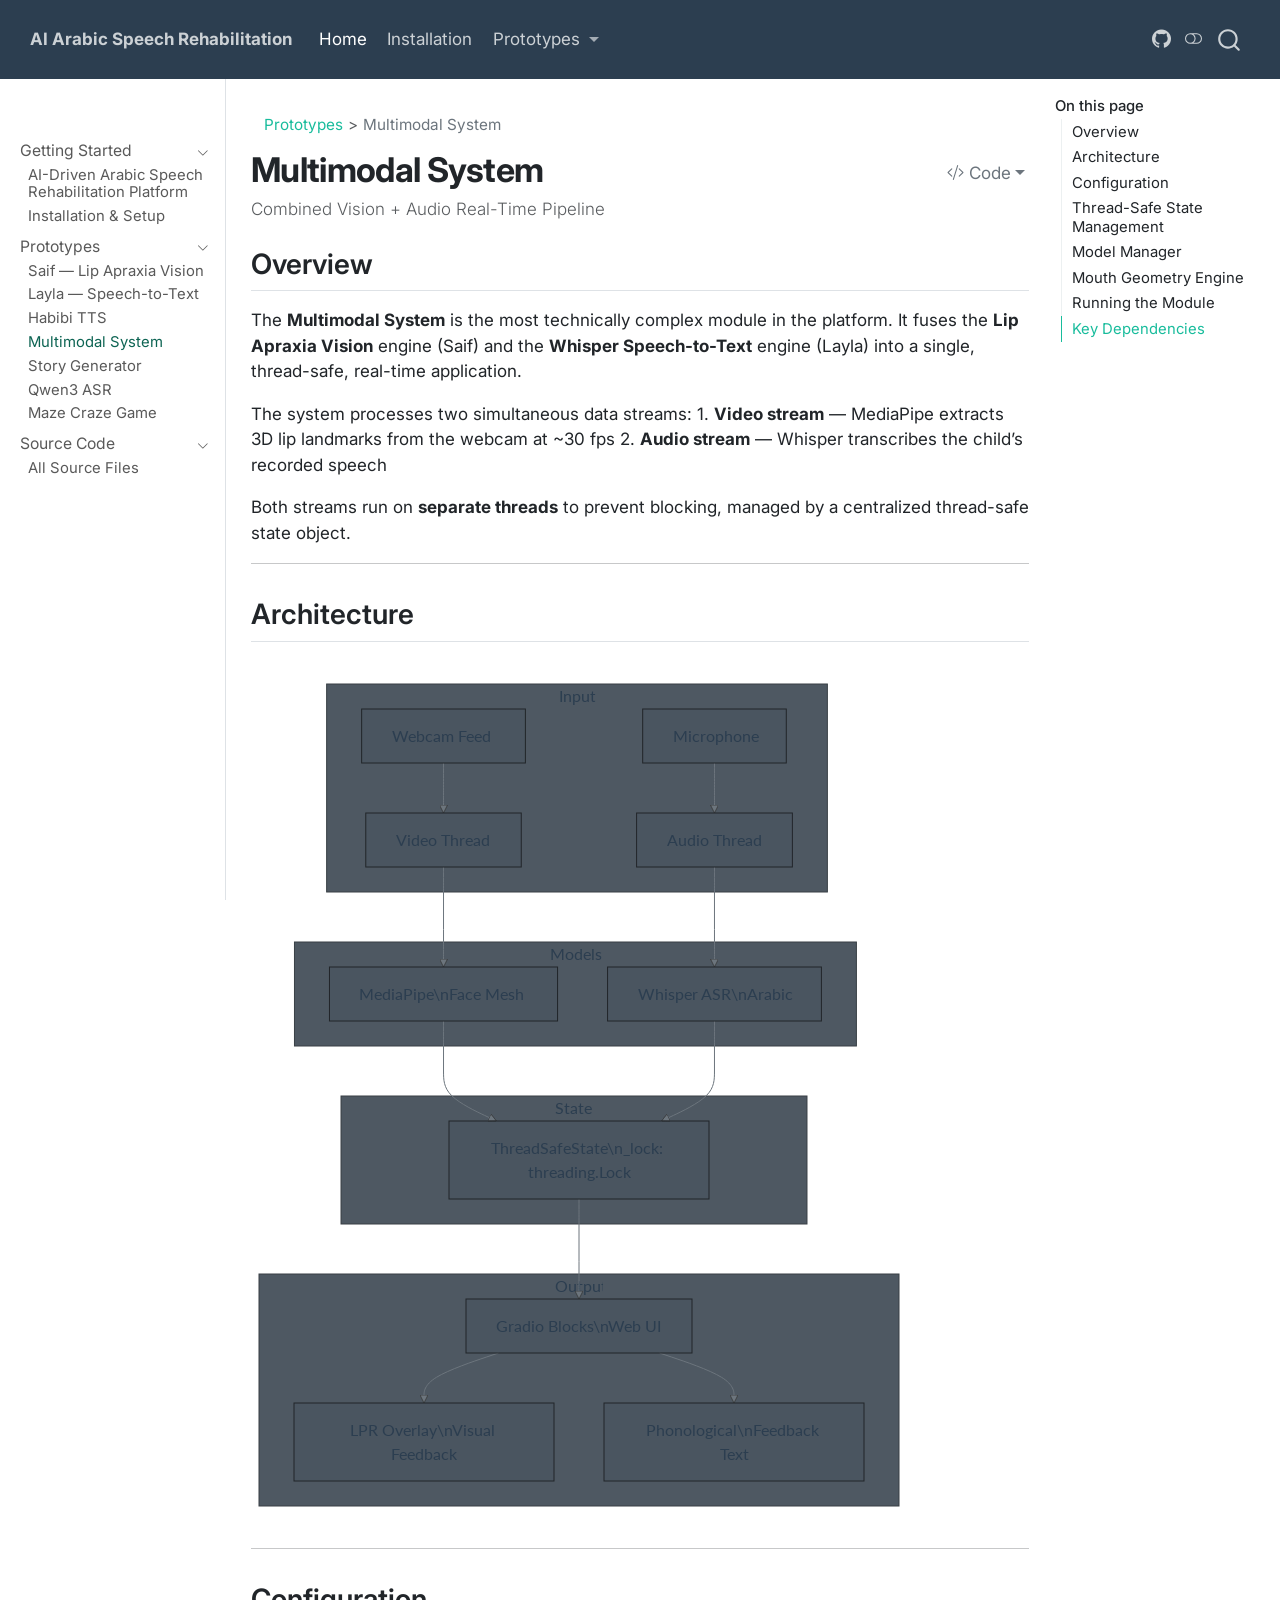
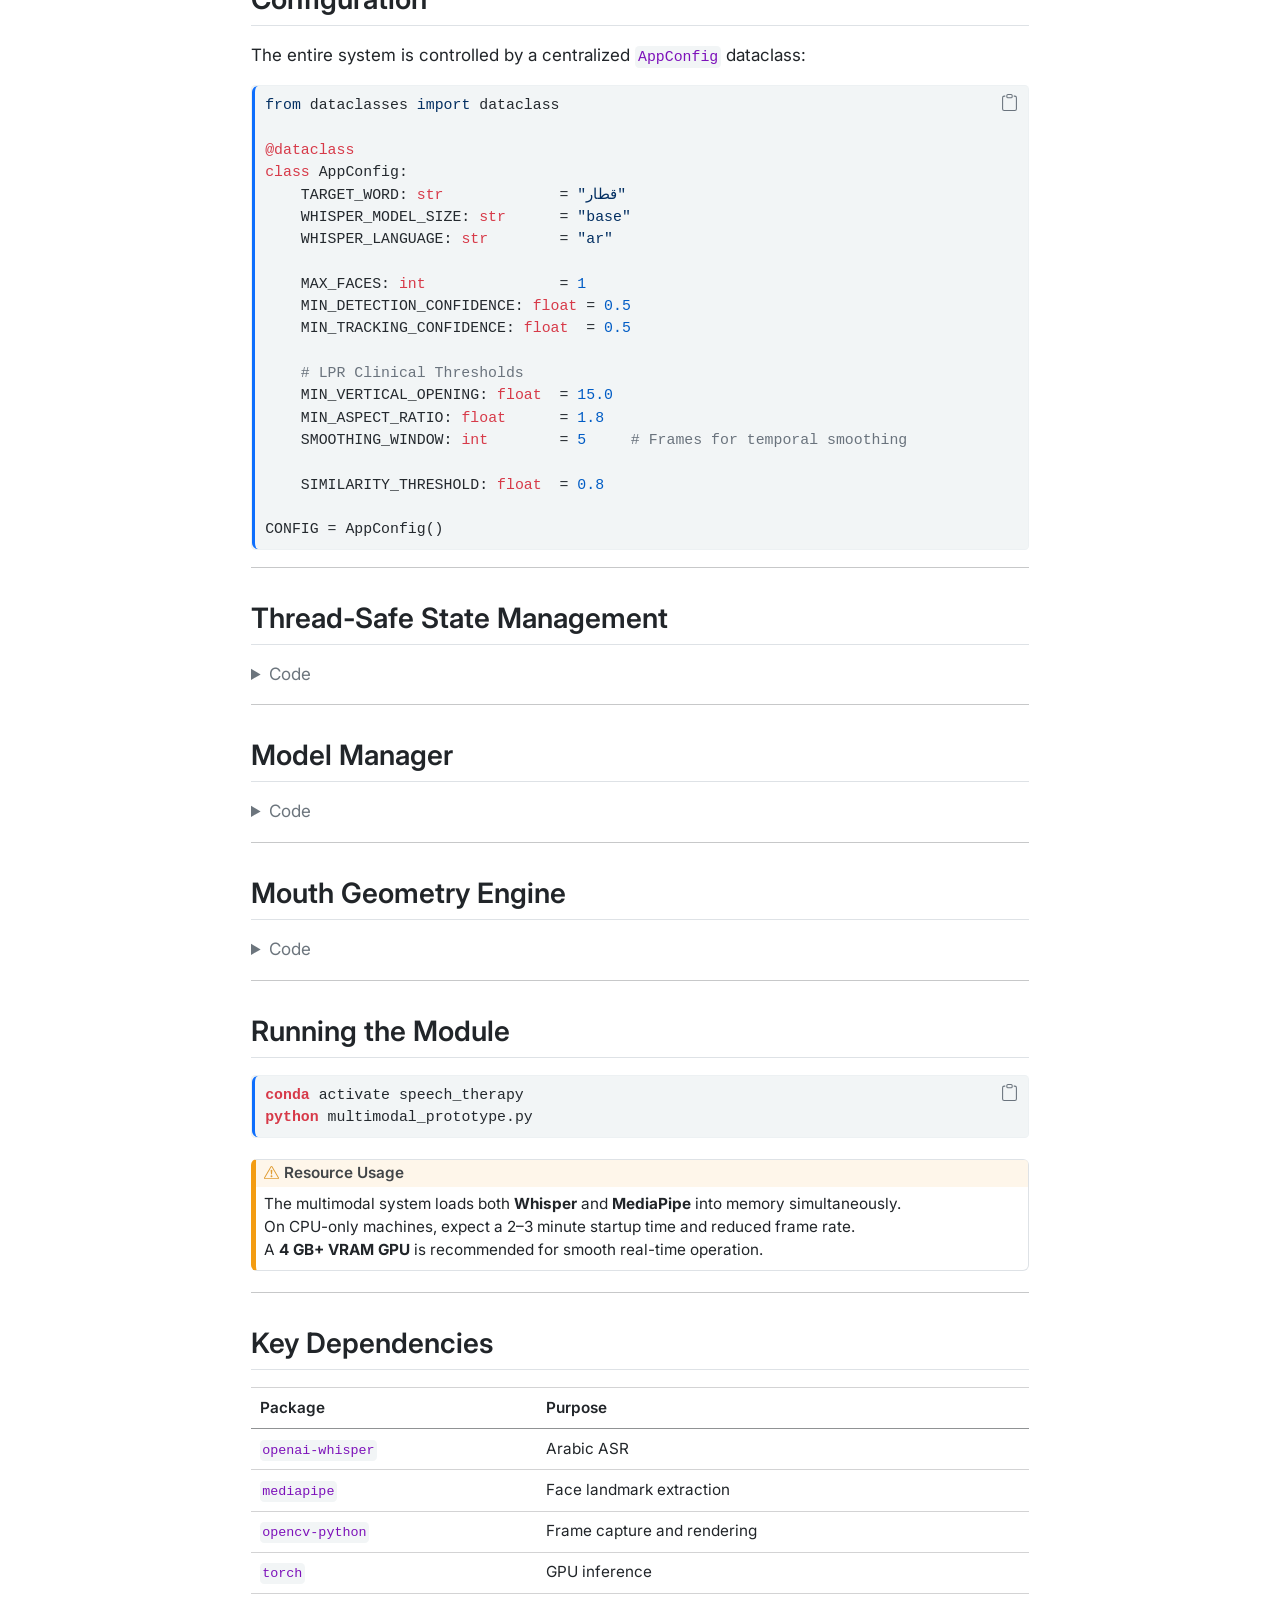
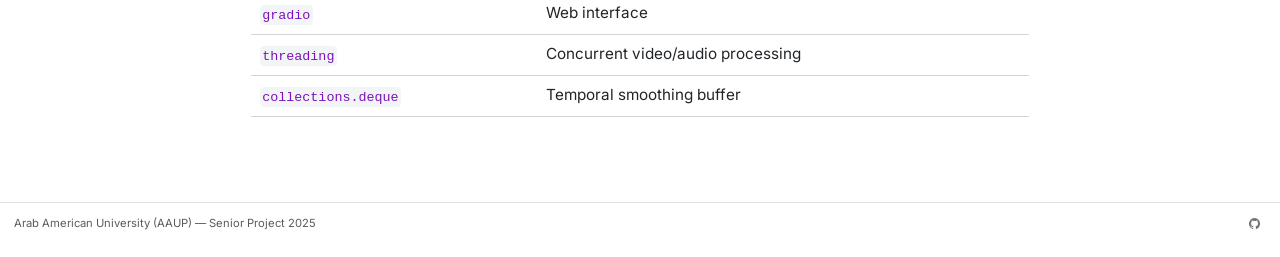
<file: docs/site/prototypes/multimodal.html>
<!DOCTYPE html>
<html xmlns="http://www.w3.org/1999/xhtml" lang="en" xml:lang="en"><head>

<meta charset="utf-8">
<meta name="generator" content="quarto-1.9.38">

<meta name="viewport" content="width=device-width, initial-scale=1.0, user-scalable=yes">


<title>Multimodal System – AI Arabic Speech Rehabilitation</title>
<style>
/* Default styles provided by pandoc.
** See https://pandoc.org/MANUAL.html#variables-for-html for config info.
*/
code{white-space: pre-wrap;}
span.smallcaps{font-variant: small-caps;}
div.columns{display: flex; gap: min(4vw, 1.5em);}
div.column{flex: auto; overflow-x: auto;}
div.hanging-indent{margin-left: 1.5em; text-indent: -1.5em;}
ul.task-list{list-style: none;}
ul.task-list li input[type="checkbox"] {
  width: 0.8em;
  margin: 0 0.8em 0.2em -1em; /* quarto-specific, see https://github.com/quarto-dev/quarto-cli/issues/4556 */ 
  vertical-align: middle;
}
/* CSS for syntax highlighting */
html { -webkit-text-size-adjust: 100%; }
pre > code.sourceCode { white-space: pre; position: relative; }
pre > code.sourceCode > span { display: inline-block; line-height: 1.25; }
pre > code.sourceCode > span:empty { height: 1.2em; }
.sourceCode { overflow: visible; }
code.sourceCode > span { color: inherit; text-decoration: inherit; }
div.sourceCode { margin: 1em 0; }
pre.sourceCode { margin: 0; }
@media screen {
div.sourceCode { overflow: auto; }
}
@media print {
pre > code.sourceCode { white-space: pre-wrap; }
pre > code.sourceCode > span { text-indent: -5em; padding-left: 5em; }
}
pre.numberSource code
  { counter-reset: source-line 0; }
pre.numberSource code > span
  { position: relative; left: -4em; counter-increment: source-line; }
pre.numberSource code > span > a:first-child::before
  { content: counter(source-line);
    position: relative; left: -1em; text-align: right; vertical-align: baseline;
    border: none; display: inline-block;
    -webkit-touch-callout: none; -webkit-user-select: none;
    -khtml-user-select: none; -moz-user-select: none;
    -ms-user-select: none; user-select: none;
    padding: 0 4px; width: 4em;
  }
pre.numberSource { margin-left: 3em;  padding-left: 4px; }
div.sourceCode
  {   }
@media screen {
pre > code.sourceCode > span > a:first-child::before { text-decoration: underline; }
}
</style>


<script src="../site_libs/quarto-nav/quarto-nav.js"></script>
<script src="../site_libs/quarto-nav/headroom.min.js"></script>
<script src="../site_libs/clipboard/clipboard.min.js"></script>
<script src="../site_libs/quarto-search/autocomplete.umd.js"></script>
<script src="../site_libs/quarto-search/fuse.min.js"></script>
<script src="../site_libs/quarto-search/quarto-search.js"></script>
<meta name="quarto:offset" content="../">
<link href="../assets/favicon.ico" rel="icon">
<script src="../site_libs/quarto-html/quarto.js" type="module"></script>
<script src="../site_libs/quarto-html/tabsets/tabsets.js" type="module"></script>
<script src="../site_libs/quarto-html/popper.min.js"></script>
<script src="../site_libs/quarto-html/tippy.umd.min.js"></script>
<script src="../site_libs/quarto-html/anchor.min.js"></script>
<link href="../site_libs/quarto-html/tippy.css" rel="stylesheet">
<link href="../site_libs/quarto-html/quarto-syntax-highlighting-de63f62b328812d8e578a4d74e282472.css" rel="stylesheet" class="quarto-color-scheme" id="quarto-text-highlighting-styles">
<link href="../site_libs/quarto-html/quarto-syntax-highlighting-dark-6b6957c917596b414ec0b78690761e87.css" rel="stylesheet" class="quarto-color-scheme quarto-color-alternate" id="quarto-text-highlighting-styles">
<link href="../site_libs/quarto-html/quarto-syntax-highlighting-de63f62b328812d8e578a4d74e282472.css" rel="stylesheet" class="quarto-color-scheme-extra" id="quarto-text-highlighting-styles">
<script src="../site_libs/bootstrap/bootstrap.min.js"></script>
<link href="../site_libs/bootstrap/bootstrap-icons.css" rel="stylesheet">
<link href="../site_libs/bootstrap/bootstrap-7e84c5f4eb4d3efe317729a7bdda7fe6.min.css" rel="stylesheet" append-hash="true" class="quarto-color-scheme" id="quarto-bootstrap" data-mode="light">
<link href="../site_libs/bootstrap/bootstrap-dark-70d92981cf4513a1d3bfdb49ab6df68f.min.css" rel="stylesheet" append-hash="true" class="quarto-color-scheme quarto-color-alternate" id="quarto-bootstrap" data-mode="dark">
<link href="../site_libs/bootstrap/bootstrap-7e84c5f4eb4d3efe317729a7bdda7fe6.min.css" rel="stylesheet" append-hash="true" class="quarto-color-scheme-extra" id="quarto-bootstrap" data-mode="light">
<script id="quarto-search-options" type="application/json">{
  "location": "navbar",
  "copy-button": false,
  "collapse-after": 3,
  "panel-placement": "end",
  "type": "overlay",
  "limit": 50,
  "keyboard-shortcut": [
    "f",
    "/",
    "s"
  ],
  "show-item-context": false,
  "language": {
    "search-no-results-text": "No results",
    "search-matching-documents-text": "matching documents",
    "search-copy-link-title": "Copy link to search",
    "search-hide-matches-text": "Hide additional matches",
    "search-more-match-text": "more match in this document",
    "search-more-matches-text": "more matches in this document",
    "search-clear-button-title": "Clear",
    "search-text-placeholder": "",
    "search-detached-cancel-button-title": "Cancel",
    "search-submit-button-title": "Submit",
    "search-label": "Search"
  }
}</script>
<script src="../site_libs/quarto-diagram/mermaid.min.js"></script>
<script src="../site_libs/quarto-diagram/mermaid-init.js"></script>
<link href="../site_libs/quarto-diagram/mermaid.css" rel="stylesheet">


<link rel="stylesheet" href="../styles.css">
</head>

<body class="nav-sidebar docked nav-fixed quarto-light"><script id="quarto-html-before-body" type="application/javascript">
    const toggleBodyColorMode = (bsSheetEl) => {
      const mode = bsSheetEl.getAttribute("data-mode");
      const bodyEl = window.document.querySelector("body");
      if (mode === "dark") {
        bodyEl.classList.add("quarto-dark");
        bodyEl.classList.remove("quarto-light");
      } else {
        bodyEl.classList.add("quarto-light");
        bodyEl.classList.remove("quarto-dark");
      }
    }
    const toggleBodyColorPrimary = () => {
      const bsSheetEl = window.document.querySelector("link#quarto-bootstrap:not([rel=disabled-stylesheet])");
      if (bsSheetEl) {
        toggleBodyColorMode(bsSheetEl);
      }
    }
    const setColorSchemeToggle = (alternate) => {
      const toggles = window.document.querySelectorAll('.quarto-color-scheme-toggle');
      for (let i=0; i < toggles.length; i++) {
        const toggle = toggles[i];
        if (toggle) {
          if (alternate) {
            toggle.classList.add("alternate");
          } else {
            toggle.classList.remove("alternate");
          }
        }
      }
    };
    const toggleColorMode = (alternate) => {
      // Switch the stylesheets
      const primaryStylesheets = window.document.querySelectorAll('link.quarto-color-scheme:not(.quarto-color-alternate)');
      const alternateStylesheets = window.document.querySelectorAll('link.quarto-color-scheme.quarto-color-alternate');
      manageTransitions('#quarto-margin-sidebar .nav-link', false);
      if (alternate) {
        // note: dark is layered on light, we don't disable primary!
        enableStylesheet(alternateStylesheets);
        for (const sheetNode of alternateStylesheets) {
          if (sheetNode.id === "quarto-bootstrap") {
            toggleBodyColorMode(sheetNode);
          }
        }
      } else {
        disableStylesheet(alternateStylesheets);
        enableStylesheet(primaryStylesheets)
        toggleBodyColorPrimary();
      }
      manageTransitions('#quarto-margin-sidebar .nav-link', true);
      // Switch the toggles
      setColorSchemeToggle(alternate)
      // Hack to workaround the fact that safari doesn't
      // properly recolor the scrollbar when toggling (#1455)
      if (navigator.userAgent.indexOf('Safari') > 0 && navigator.userAgent.indexOf('Chrome') == -1) {
        manageTransitions("body", false);
        window.scrollTo(0, 1);
        setTimeout(() => {
          window.scrollTo(0, 0);
          manageTransitions("body", true);
        }, 40);
      }
    }
    const disableStylesheet = (stylesheets) => {
      for (let i=0; i < stylesheets.length; i++) {
        const stylesheet = stylesheets[i];
        stylesheet.rel = 'disabled-stylesheet';
      }
    }
    const enableStylesheet = (stylesheets) => {
      for (let i=0; i < stylesheets.length; i++) {
        const stylesheet = stylesheets[i];
        if(stylesheet.rel !== 'stylesheet') { // for Chrome, which will still FOUC without this check
          stylesheet.rel = 'stylesheet';
        }
      }
    }
    const manageTransitions = (selector, allowTransitions) => {
      const els = window.document.querySelectorAll(selector);
      for (let i=0; i < els.length; i++) {
        const el = els[i];
        if (allowTransitions) {
          el.classList.remove('notransition');
        } else {
          el.classList.add('notransition');
        }
      }
    }
    const isFileUrl = () => {
      return window.location.protocol === 'file:';
    }
    const hasAlternateSentinel = () => {
      let styleSentinel = getColorSchemeSentinel();
      if (styleSentinel !== null) {
        return styleSentinel === "alternate";
      } else {
        return false;
      }
    }
    const setStyleSentinel = (alternate) => {
      const value = alternate ? "alternate" : "default";
      if (!isFileUrl()) {
        window.localStorage.setItem("quarto-color-scheme", value);
      } else {
        localAlternateSentinel = value;
      }
    }
    const getColorSchemeSentinel = () => {
      if (!isFileUrl()) {
        const storageValue = window.localStorage.getItem("quarto-color-scheme");
        return storageValue != null ? storageValue : localAlternateSentinel;
      } else {
        return localAlternateSentinel;
      }
    }
    const toggleGiscusIfUsed = (isAlternate, darkModeDefault) => {
      const baseTheme = document.querySelector('#giscus-base-theme')?.value ?? 'light';
      const alternateTheme = document.querySelector('#giscus-alt-theme')?.value ?? 'dark';
      let newTheme = '';
      if(authorPrefersDark) {
        newTheme = isAlternate ? baseTheme : alternateTheme;
      } else {
        newTheme = isAlternate ? alternateTheme : baseTheme;
      }
      const changeGiscusTheme = () => {
        // From: https://github.com/giscus/giscus/issues/336
        const sendMessage = (message) => {
          const iframe = document.querySelector('iframe.giscus-frame');
          if (!iframe) return;
          iframe.contentWindow.postMessage({ giscus: message }, 'https://giscus.app');
        }
        sendMessage({
          setConfig: {
            theme: newTheme
          }
        });
      }
      const isGiscussLoaded = window.document.querySelector('iframe.giscus-frame') !== null;
      if (isGiscussLoaded) {
        changeGiscusTheme();
      }
    };
    const authorPrefersDark = false;
    const darkModeDefault = authorPrefersDark;
      document.querySelector('link#quarto-text-highlighting-styles.quarto-color-scheme-extra').rel = 'disabled-stylesheet';
      document.querySelector('link#quarto-bootstrap.quarto-color-scheme-extra').rel = 'disabled-stylesheet';
    let localAlternateSentinel = darkModeDefault ? 'alternate' : 'default';
    // Dark / light mode switch
    window.quartoToggleColorScheme = () => {
      // Read the current dark / light value
      let toAlternate = !hasAlternateSentinel();
      toggleColorMode(toAlternate);
      setStyleSentinel(toAlternate);
      toggleGiscusIfUsed(toAlternate, darkModeDefault);
      window.dispatchEvent(new Event('resize'));
    };
    // Switch to dark mode if need be
    if (hasAlternateSentinel()) {
      toggleColorMode(true);
    } else {
      toggleColorMode(false);
    }
  </script>

<div id="quarto-search-results"></div>
  <header id="quarto-header" class="headroom fixed-top">
    <nav class="navbar navbar-expand-lg " data-bs-theme="dark">
      <div class="navbar-container container-fluid">
      <div class="navbar-brand-container mx-auto">
    <a class="navbar-brand" href="../index.html">
    <span class="navbar-title">AI Arabic Speech Rehabilitation</span>
    </a>
  </div>
            <div id="quarto-search" class="" title="Search"></div>
          <button class="navbar-toggler" type="button" data-bs-toggle="collapse" data-bs-target="#navbarCollapse" aria-controls="navbarCollapse" role="menu" aria-expanded="false" aria-label="Toggle navigation" onclick="if (window.quartoToggleHeadroom) { window.quartoToggleHeadroom(); }">
  <span class="navbar-toggler-icon"></span>
</button>
          <div class="collapse navbar-collapse" id="navbarCollapse">
            <ul class="navbar-nav navbar-nav-scroll me-auto">
  <li class="nav-item">
    <a class="nav-link active" href="../index.html" aria-current="page"> 
<span class="menu-text">Home</span></a>
  </li>  
  <li class="nav-item">
    <a class="nav-link" href="../installation.html"> 
<span class="menu-text">Installation</span></a>
  </li>  
  <li class="nav-item dropdown ">
    <a class="nav-link dropdown-toggle" href="#" id="nav-menu-prototypes" role="link" data-bs-toggle="dropdown" aria-expanded="false">
 <span class="menu-text">Prototypes</span>
    </a>
    <ul class="dropdown-menu" aria-labelledby="nav-menu-prototypes">    
        <li>
    <a class="dropdown-item" href="../prototypes/lips-module.html">
 <span class="dropdown-text">Saif — Lip Apraxia Vision</span></a>
  </li>  
        <li>
    <a class="dropdown-item" href="../prototypes/speech-module.html">
 <span class="dropdown-text">Layla — Speech-to-Text (Whisper)</span></a>
  </li>  
        <li>
    <a class="dropdown-item" href="../prototypes/tts-module.html">
 <span class="dropdown-text">Habibi TTS — Arabic Speech Synthesis</span></a>
  </li>  
        <li>
    <a class="dropdown-item" href="../prototypes/multimodal.html">
 <span class="dropdown-text">Multimodal System</span></a>
  </li>  
        <li>
    <a class="dropdown-item" href="../prototypes/story-generator.html">
 <span class="dropdown-text">Story Generator (Qwen)</span></a>
  </li>  
        <li>
    <a class="dropdown-item" href="../prototypes/qwen-asr.html">
 <span class="dropdown-text">Qwen3 ASR</span></a>
  </li>  
        <li>
    <a class="dropdown-item" href="../prototypes/maze-game.html">
 <span class="dropdown-text">Maze Craze Game</span></a>
  </li>  
    </ul>
  </li>
</ul>
            <ul class="navbar-nav navbar-nav-scroll ms-auto">
  <li class="nav-item compact">
    <a class="nav-link" href="https://github.com"> <i class="bi bi-github" role="img">
</i> 
<span class="menu-text"></span></a>
  </li>  
</ul>
          </div> <!-- /navcollapse -->
            <div class="quarto-navbar-tools">
  <a href="" class="quarto-color-scheme-toggle quarto-navigation-tool  px-1" onclick="window.quartoToggleColorScheme(); return false;" title="Toggle dark mode"><i class="bi"></i></a>
</div>
      </div> <!-- /container-fluid -->
    </nav>
  <nav class="quarto-secondary-nav">
    <div class="container-fluid d-flex">
      <button type="button" class="quarto-btn-toggle btn" data-bs-toggle="collapse" role="button" data-bs-target=".quarto-sidebar-collapse-item" aria-controls="quarto-sidebar" aria-expanded="false" aria-label="Toggle sidebar navigation" onclick="if (window.quartoToggleHeadroom) { window.quartoToggleHeadroom(); }">
        <i class="bi bi-layout-text-sidebar-reverse"></i>
      </button>
        <nav class="quarto-page-breadcrumbs" aria-label="breadcrumb"><ol class="breadcrumb"><li class="breadcrumb-item"><a href="../prototypes/lips-module.html">Prototypes</a></li><li class="breadcrumb-item"><a href="../prototypes/multimodal.html">Multimodal System</a></li></ol></nav>
        <a class="flex-grow-1" role="navigation" data-bs-toggle="collapse" data-bs-target=".quarto-sidebar-collapse-item" aria-controls="quarto-sidebar" aria-expanded="false" aria-label="Toggle sidebar navigation" onclick="if (window.quartoToggleHeadroom) { window.quartoToggleHeadroom(); }">      
        </a>
      <button type="button" class="btn quarto-search-button" aria-label="Search" onclick="window.quartoOpenSearch();">
        <i class="bi bi-search"></i>
      </button>
    </div>
  </nav>
</header>
<!-- content -->
<div id="quarto-content" class="quarto-container page-columns page-rows-contents page-layout-article page-navbar">
<!-- sidebar -->
  <nav id="quarto-sidebar" class="sidebar collapse collapse-horizontal quarto-sidebar-collapse-item sidebar-navigation docked overflow-auto">
        <div class="mt-2 flex-shrink-0 align-items-center">
        <div class="sidebar-search">
        <div id="quarto-search" class="" title="Search"></div>
        </div>
        </div>
    <div class="sidebar-menu-container"> 
    <ul class="list-unstyled mt-1">
        <li class="sidebar-item sidebar-item-section">
      <div class="sidebar-item-container"> 
            <a class="sidebar-item-text sidebar-link text-start" data-bs-toggle="collapse" data-bs-target="#quarto-sidebar-section-1" role="navigation" aria-expanded="true">
 <span class="menu-text">Getting Started</span></a>
          <a class="sidebar-item-toggle text-start" data-bs-toggle="collapse" data-bs-target="#quarto-sidebar-section-1" role="navigation" aria-expanded="true" aria-label="Toggle section">
            <i class="bi bi-chevron-right ms-2"></i>
          </a> 
      </div>
      <ul id="quarto-sidebar-section-1" class="collapse list-unstyled sidebar-section depth1 show">  
          <li class="sidebar-item">
  <div class="sidebar-item-container"> 
  <a href="../index.html" class="sidebar-item-text sidebar-link">
 <span class="menu-text">AI-Driven Arabic Speech Rehabilitation Platform</span></a>
  </div>
</li>
          <li class="sidebar-item">
  <div class="sidebar-item-container"> 
  <a href="../installation.html" class="sidebar-item-text sidebar-link">
 <span class="menu-text">Installation &amp; Setup</span></a>
  </div>
</li>
      </ul>
  </li>
        <li class="sidebar-item sidebar-item-section">
      <div class="sidebar-item-container"> 
            <a class="sidebar-item-text sidebar-link text-start" data-bs-toggle="collapse" data-bs-target="#quarto-sidebar-section-2" role="navigation" aria-expanded="true">
 <span class="menu-text">Prototypes</span></a>
          <a class="sidebar-item-toggle text-start" data-bs-toggle="collapse" data-bs-target="#quarto-sidebar-section-2" role="navigation" aria-expanded="true" aria-label="Toggle section">
            <i class="bi bi-chevron-right ms-2"></i>
          </a> 
      </div>
      <ul id="quarto-sidebar-section-2" class="collapse list-unstyled sidebar-section depth1 show">  
          <li class="sidebar-item">
  <div class="sidebar-item-container"> 
  <a href="../prototypes/lips-module.html" class="sidebar-item-text sidebar-link">
 <span class="menu-text">Saif — Lip Apraxia Vision</span></a>
  </div>
</li>
          <li class="sidebar-item">
  <div class="sidebar-item-container"> 
  <a href="../prototypes/speech-module.html" class="sidebar-item-text sidebar-link">
 <span class="menu-text">Layla — Speech-to-Text</span></a>
  </div>
</li>
          <li class="sidebar-item">
  <div class="sidebar-item-container"> 
  <a href="../prototypes/tts-module.html" class="sidebar-item-text sidebar-link">
 <span class="menu-text">Habibi TTS</span></a>
  </div>
</li>
          <li class="sidebar-item">
  <div class="sidebar-item-container"> 
  <a href="../prototypes/multimodal.html" class="sidebar-item-text sidebar-link active">
 <span class="menu-text">Multimodal System</span></a>
  </div>
</li>
          <li class="sidebar-item">
  <div class="sidebar-item-container"> 
  <a href="../prototypes/story-generator.html" class="sidebar-item-text sidebar-link">
 <span class="menu-text">Story Generator</span></a>
  </div>
</li>
          <li class="sidebar-item">
  <div class="sidebar-item-container"> 
  <a href="../prototypes/qwen-asr.html" class="sidebar-item-text sidebar-link">
 <span class="menu-text">Qwen3 ASR</span></a>
  </div>
</li>
          <li class="sidebar-item">
  <div class="sidebar-item-container"> 
  <a href="../prototypes/maze-game.html" class="sidebar-item-text sidebar-link">
 <span class="menu-text">Maze Craze Game</span></a>
  </div>
</li>
      </ul>
  </li>
        <li class="sidebar-item sidebar-item-section">
      <div class="sidebar-item-container"> 
            <a class="sidebar-item-text sidebar-link text-start" data-bs-toggle="collapse" data-bs-target="#quarto-sidebar-section-3" role="navigation" aria-expanded="true">
 <span class="menu-text">Source Code</span></a>
          <a class="sidebar-item-toggle text-start" data-bs-toggle="collapse" data-bs-target="#quarto-sidebar-section-3" role="navigation" aria-expanded="true" aria-label="Toggle section">
            <i class="bi bi-chevron-right ms-2"></i>
          </a> 
      </div>
      <ul id="quarto-sidebar-section-3" class="collapse list-unstyled sidebar-section depth1 show">  
          <li class="sidebar-item">
  <div class="sidebar-item-container"> 
  <a href="../code/index.html" class="sidebar-item-text sidebar-link">
 <span class="menu-text">All Source Files</span></a>
  </div>
</li>
      </ul>
  </li>
    </ul>
    </div>
</nav>
<div id="quarto-sidebar-glass" class="quarto-sidebar-collapse-item" data-bs-toggle="collapse" data-bs-target=".quarto-sidebar-collapse-item"></div>
<!-- margin-sidebar -->
    <div id="quarto-margin-sidebar" class="sidebar margin-sidebar">
        <nav id="TOC" role="doc-toc" class="toc-active">
    <h2 id="toc-title">On this page</h2>
   
  <ul>
  <li><a href="#overview" id="toc-overview" class="nav-link active" data-scroll-target="#overview">Overview</a></li>
  <li><a href="#architecture" id="toc-architecture" class="nav-link" data-scroll-target="#architecture">Architecture</a></li>
  <li><a href="#configuration" id="toc-configuration" class="nav-link" data-scroll-target="#configuration">Configuration</a></li>
  <li><a href="#thread-safe-state-management" id="toc-thread-safe-state-management" class="nav-link" data-scroll-target="#thread-safe-state-management">Thread-Safe State Management</a></li>
  <li><a href="#model-manager" id="toc-model-manager" class="nav-link" data-scroll-target="#model-manager">Model Manager</a></li>
  <li><a href="#mouth-geometry-engine" id="toc-mouth-geometry-engine" class="nav-link" data-scroll-target="#mouth-geometry-engine">Mouth Geometry Engine</a></li>
  <li><a href="#running-the-module" id="toc-running-the-module" class="nav-link" data-scroll-target="#running-the-module">Running the Module</a></li>
  <li><a href="#key-dependencies" id="toc-key-dependencies" class="nav-link" data-scroll-target="#key-dependencies">Key Dependencies</a></li>
  </ul>
</nav>
    </div>
<!-- main -->
<main class="content" id="quarto-document-content">


<header id="title-block-header" class="quarto-title-block default"><nav class="quarto-page-breadcrumbs quarto-title-breadcrumbs d-none d-lg-block" aria-label="breadcrumb"><ol class="breadcrumb"><li class="breadcrumb-item"><a href="../prototypes/lips-module.html">Prototypes</a></li><li class="breadcrumb-item"><a href="../prototypes/multimodal.html">Multimodal System</a></li></ol></nav>
<div class="quarto-title">
<div class="quarto-title-block"><div><h1 class="title">Multimodal System</h1><button type="button" class="btn code-tools-button dropdown-toggle" id="quarto-code-tools-menu" data-bs-toggle="dropdown" aria-expanded="false"><i class="bi"></i> Code</button><ul class="dropdown-menu dropdown-menu-end" aria-labelelledby="quarto-code-tools-menu"><li><a id="quarto-show-all-code" class="dropdown-item" href="javascript:void(0)" role="button">Show All Code</a></li><li><a id="quarto-hide-all-code" class="dropdown-item" href="javascript:void(0)" role="button">Hide All Code</a></li><li><hr class="dropdown-divider"></li><li><a id="quarto-view-source" class="dropdown-item" href="javascript:void(0)" role="button">View Source</a></li></ul></div></div>
<p class="subtitle lead">Combined Vision + Audio Real-Time Pipeline</p>
</div>



<div class="quarto-title-meta">

    
  
    
  </div>
  


</header>


<section id="overview" class="level2">
<h2 class="anchored" data-anchor-id="overview">Overview</h2>
<p>The <strong>Multimodal System</strong> is the most technically complex module in the platform. It fuses the <strong>Lip Apraxia Vision</strong> engine (Saif) and the <strong>Whisper Speech-to-Text</strong> engine (Layla) into a single, thread-safe, real-time application.</p>
<p>The system processes two simultaneous data streams: 1. <strong>Video stream</strong> — MediaPipe extracts 3D lip landmarks from the webcam at ~30 fps 2. <strong>Audio stream</strong> — Whisper transcribes the child’s recorded speech</p>
<p>Both streams run on <strong>separate threads</strong> to prevent blocking, managed by a centralized thread-safe state object.</p>
<hr>
</section>
<section id="architecture" class="level2">
<h2 class="anchored" data-anchor-id="architecture">Architecture</h2>
<div class="cell" data-layout-align="default">
<div class="cell-output-display">
<div>
<p></p><figure class="figure"><p></p>
<div>
<pre class="mermaid mermaid-js">flowchart TD
    subgraph Input
        V[Webcam Feed] --&gt; VT[Video Thread]
        A[Microphone] --&gt; AT[Audio Thread]
    end

    subgraph Models
        VT --&gt; MP[MediaPipe\nFace Mesh]
        AT --&gt; WH[Whisper ASR\nArabic]
    end

    subgraph State
        MP --&gt; TS[ThreadSafeState\n_lock: threading.Lock]
        WH --&gt; TS
    end

    subgraph Output
        TS --&gt; GR[Gradio Blocks\nWeb UI]
        GR --&gt; LPR[LPR Overlay\nVisual Feedback]
        GR --&gt; TXT[Phonological\nFeedback Text]
    end
</pre>
</div>
<p></p></figure><p></p>
</div>
</div>
</div>
<hr>
</section>
<section id="configuration" class="level2">
<h2 class="anchored" data-anchor-id="configuration">Configuration</h2>
<p>The entire system is controlled by a centralized <code>AppConfig</code> dataclass:</p>
<div id="f0aab1fd" class="cell">
<div class="code-copy-outer-scaffold"><div class="sourceCode cell-code" id="cb1"><pre class="sourceCode python code-with-copy"><code class="sourceCode python"><span id="cb1-1"><a href="#cb1-1" aria-hidden="true" tabindex="-1"></a><span class="im">from</span> dataclasses <span class="im">import</span> dataclass</span>
<span id="cb1-2"><a href="#cb1-2" aria-hidden="true" tabindex="-1"></a></span>
<span id="cb1-3"><a href="#cb1-3" aria-hidden="true" tabindex="-1"></a><span class="at">@dataclass</span></span>
<span id="cb1-4"><a href="#cb1-4" aria-hidden="true" tabindex="-1"></a><span class="kw">class</span> AppConfig:</span>
<span id="cb1-5"><a href="#cb1-5" aria-hidden="true" tabindex="-1"></a>    TARGET_WORD: <span class="bu">str</span>             <span class="op">=</span> <span class="st">"قطار"</span></span>
<span id="cb1-6"><a href="#cb1-6" aria-hidden="true" tabindex="-1"></a>    WHISPER_MODEL_SIZE: <span class="bu">str</span>      <span class="op">=</span> <span class="st">"base"</span></span>
<span id="cb1-7"><a href="#cb1-7" aria-hidden="true" tabindex="-1"></a>    WHISPER_LANGUAGE: <span class="bu">str</span>        <span class="op">=</span> <span class="st">"ar"</span></span>
<span id="cb1-8"><a href="#cb1-8" aria-hidden="true" tabindex="-1"></a></span>
<span id="cb1-9"><a href="#cb1-9" aria-hidden="true" tabindex="-1"></a>    MAX_FACES: <span class="bu">int</span>               <span class="op">=</span> <span class="dv">1</span></span>
<span id="cb1-10"><a href="#cb1-10" aria-hidden="true" tabindex="-1"></a>    MIN_DETECTION_CONFIDENCE: <span class="bu">float</span> <span class="op">=</span> <span class="fl">0.5</span></span>
<span id="cb1-11"><a href="#cb1-11" aria-hidden="true" tabindex="-1"></a>    MIN_TRACKING_CONFIDENCE: <span class="bu">float</span>  <span class="op">=</span> <span class="fl">0.5</span></span>
<span id="cb1-12"><a href="#cb1-12" aria-hidden="true" tabindex="-1"></a></span>
<span id="cb1-13"><a href="#cb1-13" aria-hidden="true" tabindex="-1"></a>    <span class="co"># LPR Clinical Thresholds</span></span>
<span id="cb1-14"><a href="#cb1-14" aria-hidden="true" tabindex="-1"></a>    MIN_VERTICAL_OPENING: <span class="bu">float</span>  <span class="op">=</span> <span class="fl">15.0</span></span>
<span id="cb1-15"><a href="#cb1-15" aria-hidden="true" tabindex="-1"></a>    MIN_ASPECT_RATIO: <span class="bu">float</span>      <span class="op">=</span> <span class="fl">1.8</span></span>
<span id="cb1-16"><a href="#cb1-16" aria-hidden="true" tabindex="-1"></a>    SMOOTHING_WINDOW: <span class="bu">int</span>        <span class="op">=</span> <span class="dv">5</span>     <span class="co"># Frames for temporal smoothing</span></span>
<span id="cb1-17"><a href="#cb1-17" aria-hidden="true" tabindex="-1"></a></span>
<span id="cb1-18"><a href="#cb1-18" aria-hidden="true" tabindex="-1"></a>    SIMILARITY_THRESHOLD: <span class="bu">float</span>  <span class="op">=</span> <span class="fl">0.8</span></span>
<span id="cb1-19"><a href="#cb1-19" aria-hidden="true" tabindex="-1"></a></span>
<span id="cb1-20"><a href="#cb1-20" aria-hidden="true" tabindex="-1"></a>CONFIG <span class="op">=</span> AppConfig()</span></code></pre></div><button title="Copy to Clipboard" class="code-copy-button"><i class="bi"></i></button></div>
</div>
<hr>
</section>
<section id="thread-safe-state-management" class="level2">
<h2 class="anchored" data-anchor-id="thread-safe-state-management">Thread-Safe State Management</h2>
<div id="22b60dff" class="cell">
<details class="code-fold">
<summary>Code</summary>
<div class="code-copy-outer-scaffold"><div class="sourceCode cell-code" id="cb2"><pre class="sourceCode python code-with-copy"><code class="sourceCode python"><span id="cb2-1"><a href="#cb2-1" aria-hidden="true" tabindex="-1"></a><span class="im">import</span> threading</span>
<span id="cb2-2"><a href="#cb2-2" aria-hidden="true" tabindex="-1"></a><span class="im">from</span> collections <span class="im">import</span> deque</span>
<span id="cb2-3"><a href="#cb2-3" aria-hidden="true" tabindex="-1"></a><span class="im">import</span> time</span>
<span id="cb2-4"><a href="#cb2-4" aria-hidden="true" tabindex="-1"></a></span>
<span id="cb2-5"><a href="#cb2-5" aria-hidden="true" tabindex="-1"></a><span class="kw">class</span> ThreadSafeState:</span>
<span id="cb2-6"><a href="#cb2-6" aria-hidden="true" tabindex="-1"></a>    <span class="co">"""Prevents race conditions between the video and audio threads."""</span></span>
<span id="cb2-7"><a href="#cb2-7" aria-hidden="true" tabindex="-1"></a></span>
<span id="cb2-8"><a href="#cb2-8" aria-hidden="true" tabindex="-1"></a>    <span class="kw">def</span> <span class="fu">__init__</span>(<span class="va">self</span>):</span>
<span id="cb2-9"><a href="#cb2-9" aria-hidden="true" tabindex="-1"></a>        <span class="va">self</span>._lock <span class="op">=</span> threading.Lock()</span>
<span id="cb2-10"><a href="#cb2-10" aria-hidden="true" tabindex="-1"></a>        <span class="va">self</span>._status <span class="op">=</span> <span class="st">"Initializing..."</span></span>
<span id="cb2-11"><a href="#cb2-11" aria-hidden="true" tabindex="-1"></a>        <span class="va">self</span>._confidence_history <span class="op">=</span> deque(maxlen<span class="op">=</span>CONFIG.SMOOTHING_WINDOW)</span>
<span id="cb2-12"><a href="#cb2-12" aria-hidden="true" tabindex="-1"></a>        <span class="va">self</span>._last_update <span class="op">=</span> time.time()</span>
<span id="cb2-13"><a href="#cb2-13" aria-hidden="true" tabindex="-1"></a>        <span class="va">self</span>._frame_count <span class="op">=</span> <span class="dv">0</span></span>
<span id="cb2-14"><a href="#cb2-14" aria-hidden="true" tabindex="-1"></a>        <span class="va">self</span>._fps <span class="op">=</span> <span class="fl">0.0</span></span>
<span id="cb2-15"><a href="#cb2-15" aria-hidden="true" tabindex="-1"></a></span>
<span id="cb2-16"><a href="#cb2-16" aria-hidden="true" tabindex="-1"></a>    <span class="at">@property</span></span>
<span id="cb2-17"><a href="#cb2-17" aria-hidden="true" tabindex="-1"></a>    <span class="kw">def</span> status(<span class="va">self</span>) <span class="op">-&gt;</span> <span class="bu">str</span>:</span>
<span id="cb2-18"><a href="#cb2-18" aria-hidden="true" tabindex="-1"></a>        <span class="cf">with</span> <span class="va">self</span>._lock: <span class="cf">return</span> <span class="va">self</span>._status</span>
<span id="cb2-19"><a href="#cb2-19" aria-hidden="true" tabindex="-1"></a></span>
<span id="cb2-20"><a href="#cb2-20" aria-hidden="true" tabindex="-1"></a>    <span class="at">@status.setter</span></span>
<span id="cb2-21"><a href="#cb2-21" aria-hidden="true" tabindex="-1"></a>    <span class="kw">def</span> status(<span class="va">self</span>, value: <span class="bu">str</span>):</span>
<span id="cb2-22"><a href="#cb2-22" aria-hidden="true" tabindex="-1"></a>        <span class="cf">with</span> <span class="va">self</span>._lock:</span>
<span id="cb2-23"><a href="#cb2-23" aria-hidden="true" tabindex="-1"></a>            <span class="va">self</span>._status <span class="op">=</span> value</span>
<span id="cb2-24"><a href="#cb2-24" aria-hidden="true" tabindex="-1"></a>            <span class="va">self</span>._last_update <span class="op">=</span> time.time()</span>
<span id="cb2-25"><a href="#cb2-25" aria-hidden="true" tabindex="-1"></a></span>
<span id="cb2-26"><a href="#cb2-26" aria-hidden="true" tabindex="-1"></a>    <span class="at">@property</span></span>
<span id="cb2-27"><a href="#cb2-27" aria-hidden="true" tabindex="-1"></a>    <span class="kw">def</span> mouth_correct(<span class="va">self</span>) <span class="op">-&gt;</span> <span class="bu">bool</span>:</span>
<span id="cb2-28"><a href="#cb2-28" aria-hidden="true" tabindex="-1"></a>        <span class="co">"""Returns True if 60%+ of recent frames show correct mouth shape."""</span></span>
<span id="cb2-29"><a href="#cb2-29" aria-hidden="true" tabindex="-1"></a>        <span class="cf">with</span> <span class="va">self</span>._lock:</span>
<span id="cb2-30"><a href="#cb2-30" aria-hidden="true" tabindex="-1"></a>            <span class="cf">if</span> <span class="bu">len</span>(<span class="va">self</span>._confidence_history) <span class="op">&lt;</span> <span class="dv">3</span>: <span class="cf">return</span> <span class="va">False</span></span>
<span id="cb2-31"><a href="#cb2-31" aria-hidden="true" tabindex="-1"></a>            <span class="cf">return</span> <span class="bu">sum</span>(<span class="va">self</span>._confidence_history) <span class="op">/</span> <span class="bu">len</span>(<span class="va">self</span>._confidence_history) <span class="op">&gt;</span> <span class="fl">0.6</span></span>
<span id="cb2-32"><a href="#cb2-32" aria-hidden="true" tabindex="-1"></a></span>
<span id="cb2-33"><a href="#cb2-33" aria-hidden="true" tabindex="-1"></a>    <span class="kw">def</span> update_mouth_state(<span class="va">self</span>, is_correct: <span class="bu">bool</span>):</span>
<span id="cb2-34"><a href="#cb2-34" aria-hidden="true" tabindex="-1"></a>        <span class="cf">with</span> <span class="va">self</span>._lock:</span>
<span id="cb2-35"><a href="#cb2-35" aria-hidden="true" tabindex="-1"></a>            <span class="va">self</span>._confidence_history.append(<span class="fl">1.0</span> <span class="cf">if</span> is_correct <span class="cf">else</span> <span class="fl">0.0</span>)</span>
<span id="cb2-36"><a href="#cb2-36" aria-hidden="true" tabindex="-1"></a></span>
<span id="cb2-37"><a href="#cb2-37" aria-hidden="true" tabindex="-1"></a>state <span class="op">=</span> ThreadSafeState()</span></code></pre></div><button title="Copy to Clipboard" class="code-copy-button"><i class="bi"></i></button></div>
</details>
</div>
<hr>
</section>
<section id="model-manager" class="level2">
<h2 class="anchored" data-anchor-id="model-manager">Model Manager</h2>
<div id="01ca91bc" class="cell">
<details class="code-fold">
<summary>Code</summary>
<div class="code-copy-outer-scaffold"><div class="sourceCode cell-code" id="cb3"><pre class="sourceCode python code-with-copy"><code class="sourceCode python"><span id="cb3-1"><a href="#cb3-1" aria-hidden="true" tabindex="-1"></a><span class="im">import</span> whisper</span>
<span id="cb3-2"><a href="#cb3-2" aria-hidden="true" tabindex="-1"></a><span class="im">import</span> mediapipe <span class="im">as</span> mp</span>
<span id="cb3-3"><a href="#cb3-3" aria-hidden="true" tabindex="-1"></a><span class="im">import</span> torch</span>
<span id="cb3-4"><a href="#cb3-4" aria-hidden="true" tabindex="-1"></a><span class="im">import</span> threading</span>
<span id="cb3-5"><a href="#cb3-5" aria-hidden="true" tabindex="-1"></a></span>
<span id="cb3-6"><a href="#cb3-6" aria-hidden="true" tabindex="-1"></a><span class="kw">class</span> ModelManager:</span>
<span id="cb3-7"><a href="#cb3-7" aria-hidden="true" tabindex="-1"></a>    <span class="co">"""Initializes and safely shares Whisper + MediaPipe models across threads."""</span></span>
<span id="cb3-8"><a href="#cb3-8" aria-hidden="true" tabindex="-1"></a></span>
<span id="cb3-9"><a href="#cb3-9" aria-hidden="true" tabindex="-1"></a>    <span class="kw">def</span> <span class="fu">__init__</span>(<span class="va">self</span>):</span>
<span id="cb3-10"><a href="#cb3-10" aria-hidden="true" tabindex="-1"></a>        <span class="va">self</span>.lock <span class="op">=</span> threading.Lock()</span>
<span id="cb3-11"><a href="#cb3-11" aria-hidden="true" tabindex="-1"></a>        <span class="va">self</span>._device <span class="op">=</span> <span class="va">self</span>._detect_device()</span>
<span id="cb3-12"><a href="#cb3-12" aria-hidden="true" tabindex="-1"></a>        <span class="va">self</span>.whisper_model <span class="op">=</span> <span class="va">self</span>._init_whisper()</span>
<span id="cb3-13"><a href="#cb3-13" aria-hidden="true" tabindex="-1"></a>        <span class="va">self</span>.face_mesh     <span class="op">=</span> <span class="va">self</span>._init_mediapipe()</span>
<span id="cb3-14"><a href="#cb3-14" aria-hidden="true" tabindex="-1"></a></span>
<span id="cb3-15"><a href="#cb3-15" aria-hidden="true" tabindex="-1"></a>    <span class="kw">def</span> _detect_device(<span class="va">self</span>) <span class="op">-&gt;</span> <span class="bu">str</span>:</span>
<span id="cb3-16"><a href="#cb3-16" aria-hidden="true" tabindex="-1"></a>        <span class="cf">if</span> torch.cuda.is_available(): <span class="cf">return</span> <span class="st">"cuda"</span></span>
<span id="cb3-17"><a href="#cb3-17" aria-hidden="true" tabindex="-1"></a>        <span class="cf">if</span> <span class="bu">hasattr</span>(torch.backends, <span class="st">"mps"</span>) <span class="kw">and</span> torch.backends.mps.is_available(): <span class="cf">return</span> <span class="st">"mps"</span></span>
<span id="cb3-18"><a href="#cb3-18" aria-hidden="true" tabindex="-1"></a>        <span class="cf">return</span> <span class="st">"cpu"</span></span>
<span id="cb3-19"><a href="#cb3-19" aria-hidden="true" tabindex="-1"></a></span>
<span id="cb3-20"><a href="#cb3-20" aria-hidden="true" tabindex="-1"></a>    <span class="kw">def</span> _init_whisper(<span class="va">self</span>):</span>
<span id="cb3-21"><a href="#cb3-21" aria-hidden="true" tabindex="-1"></a>        <span class="cf">try</span>:</span>
<span id="cb3-22"><a href="#cb3-22" aria-hidden="true" tabindex="-1"></a>            model <span class="op">=</span> whisper.load_model(CONFIG.WHISPER_MODEL_SIZE, device<span class="op">=</span><span class="va">self</span>._device)</span>
<span id="cb3-23"><a href="#cb3-23" aria-hidden="true" tabindex="-1"></a>            <span class="bu">print</span>(<span class="ss">f"✅ Whisper loaded on </span><span class="sc">{</span><span class="va">self</span><span class="sc">.</span>_device<span class="sc">.</span>upper()<span class="sc">}</span><span class="ss">"</span>)</span>
<span id="cb3-24"><a href="#cb3-24" aria-hidden="true" tabindex="-1"></a>            <span class="cf">return</span> model</span>
<span id="cb3-25"><a href="#cb3-25" aria-hidden="true" tabindex="-1"></a>        <span class="cf">except</span> <span class="pp">Exception</span>:</span>
<span id="cb3-26"><a href="#cb3-26" aria-hidden="true" tabindex="-1"></a>            <span class="bu">print</span>(<span class="st">"⚠️ Falling back to CPU for Whisper"</span>)</span>
<span id="cb3-27"><a href="#cb3-27" aria-hidden="true" tabindex="-1"></a>            <span class="va">self</span>._device <span class="op">=</span> <span class="st">"cpu"</span></span>
<span id="cb3-28"><a href="#cb3-28" aria-hidden="true" tabindex="-1"></a>            <span class="cf">return</span> whisper.load_model(CONFIG.WHISPER_MODEL_SIZE, device<span class="op">=</span><span class="st">"cpu"</span>)</span>
<span id="cb3-29"><a href="#cb3-29" aria-hidden="true" tabindex="-1"></a></span>
<span id="cb3-30"><a href="#cb3-30" aria-hidden="true" tabindex="-1"></a>    <span class="kw">def</span> _init_mediapipe(<span class="va">self</span>):</span>
<span id="cb3-31"><a href="#cb3-31" aria-hidden="true" tabindex="-1"></a>        mp_face_mesh <span class="op">=</span> mp.solutions.face_mesh</span>
<span id="cb3-32"><a href="#cb3-32" aria-hidden="true" tabindex="-1"></a>        <span class="co"># refine_landmarks=False disables iris tracking — major speedup</span></span>
<span id="cb3-33"><a href="#cb3-33" aria-hidden="true" tabindex="-1"></a>        <span class="cf">return</span> mp_face_mesh.FaceMesh(</span>
<span id="cb3-34"><a href="#cb3-34" aria-hidden="true" tabindex="-1"></a>            max_num_faces<span class="op">=</span>CONFIG.MAX_FACES,</span>
<span id="cb3-35"><a href="#cb3-35" aria-hidden="true" tabindex="-1"></a>            refine_landmarks<span class="op">=</span><span class="va">False</span>,</span>
<span id="cb3-36"><a href="#cb3-36" aria-hidden="true" tabindex="-1"></a>            min_detection_confidence<span class="op">=</span>CONFIG.MIN_DETECTION_CONFIDENCE,</span>
<span id="cb3-37"><a href="#cb3-37" aria-hidden="true" tabindex="-1"></a>            min_tracking_confidence<span class="op">=</span>CONFIG.MIN_TRACKING_CONFIDENCE</span>
<span id="cb3-38"><a href="#cb3-38" aria-hidden="true" tabindex="-1"></a>        )</span>
<span id="cb3-39"><a href="#cb3-39" aria-hidden="true" tabindex="-1"></a></span>
<span id="cb3-40"><a href="#cb3-40" aria-hidden="true" tabindex="-1"></a>    <span class="kw">def</span> process_frame(<span class="va">self</span>, rgb_frame):</span>
<span id="cb3-41"><a href="#cb3-41" aria-hidden="true" tabindex="-1"></a>        <span class="cf">with</span> <span class="va">self</span>.lock: <span class="cf">return</span> <span class="va">self</span>.face_mesh.process(rgb_frame)</span>
<span id="cb3-42"><a href="#cb3-42" aria-hidden="true" tabindex="-1"></a></span>
<span id="cb3-43"><a href="#cb3-43" aria-hidden="true" tabindex="-1"></a>    <span class="kw">def</span> transcribe(<span class="va">self</span>, audio_path: <span class="bu">str</span>) <span class="op">-&gt;</span> <span class="bu">dict</span>:</span>
<span id="cb3-44"><a href="#cb3-44" aria-hidden="true" tabindex="-1"></a>        <span class="cf">with</span> <span class="va">self</span>.lock:</span>
<span id="cb3-45"><a href="#cb3-45" aria-hidden="true" tabindex="-1"></a>            <span class="cf">return</span> <span class="va">self</span>.whisper_model.transcribe(</span>
<span id="cb3-46"><a href="#cb3-46" aria-hidden="true" tabindex="-1"></a>                audio_path,</span>
<span id="cb3-47"><a href="#cb3-47" aria-hidden="true" tabindex="-1"></a>                language<span class="op">=</span>CONFIG.WHISPER_LANGUAGE,</span>
<span id="cb3-48"><a href="#cb3-48" aria-hidden="true" tabindex="-1"></a>                fp16<span class="op">=</span>(<span class="va">self</span>._device <span class="op">==</span> <span class="st">"cuda"</span>),</span>
<span id="cb3-49"><a href="#cb3-49" aria-hidden="true" tabindex="-1"></a>                condition_on_previous_text<span class="op">=</span><span class="va">False</span>,  <span class="co"># Prevents hallucination</span></span>
<span id="cb3-50"><a href="#cb3-50" aria-hidden="true" tabindex="-1"></a>                no_speech_threshold<span class="op">=</span><span class="fl">0.6</span>,</span>
<span id="cb3-51"><a href="#cb3-51" aria-hidden="true" tabindex="-1"></a>                initial_prompt<span class="op">=</span>CONFIG.TARGET_WORD  <span class="co"># Focus on target</span></span>
<span id="cb3-52"><a href="#cb3-52" aria-hidden="true" tabindex="-1"></a>            )</span>
<span id="cb3-53"><a href="#cb3-53" aria-hidden="true" tabindex="-1"></a></span>
<span id="cb3-54"><a href="#cb3-54" aria-hidden="true" tabindex="-1"></a>models <span class="op">=</span> ModelManager()</span></code></pre></div><button title="Copy to Clipboard" class="code-copy-button"><i class="bi"></i></button></div>
</details>
</div>
<hr>
</section>
<section id="mouth-geometry-engine" class="level2">
<h2 class="anchored" data-anchor-id="mouth-geometry-engine">Mouth Geometry Engine</h2>
<div id="0732dd46" class="cell">
<details class="code-fold">
<summary>Code</summary>
<div class="code-copy-outer-scaffold"><div class="sourceCode cell-code" id="cb4"><pre class="sourceCode python code-with-copy"><code class="sourceCode python"><span id="cb4-1"><a href="#cb4-1" aria-hidden="true" tabindex="-1"></a><span class="im">import</span> math</span>
<span id="cb4-2"><a href="#cb4-2" aria-hidden="true" tabindex="-1"></a></span>
<span id="cb4-3"><a href="#cb4-3" aria-hidden="true" tabindex="-1"></a>LIP_LANDMARKS <span class="op">=</span> {<span class="st">'top'</span>: <span class="dv">13</span>, <span class="st">'bottom'</span>: <span class="dv">14</span>, <span class="st">'left'</span>: <span class="dv">61</span>, <span class="st">'right'</span>: <span class="dv">291</span>}</span>
<span id="cb4-4"><a href="#cb4-4" aria-hidden="true" tabindex="-1"></a></span>
<span id="cb4-5"><a href="#cb4-5" aria-hidden="true" tabindex="-1"></a><span class="kw">class</span> MouthAnalyzer:</span>
<span id="cb4-6"><a href="#cb4-6" aria-hidden="true" tabindex="-1"></a>    <span class="at">@staticmethod</span></span>
<span id="cb4-7"><a href="#cb4-7" aria-hidden="true" tabindex="-1"></a>    <span class="kw">def</span> extract_landmarks(face_landmarks, w: <span class="bu">int</span>, h: <span class="bu">int</span>) <span class="op">-&gt;</span> <span class="bu">dict</span>:</span>
<span id="cb4-8"><a href="#cb4-8" aria-hidden="true" tabindex="-1"></a>        <span class="cf">return</span> {</span>
<span id="cb4-9"><a href="#cb4-9" aria-hidden="true" tabindex="-1"></a>            name: (<span class="bu">int</span>(face_landmarks.landmark[idx].x <span class="op">*</span> w),</span>
<span id="cb4-10"><a href="#cb4-10" aria-hidden="true" tabindex="-1"></a>                   <span class="bu">int</span>(face_landmarks.landmark[idx].y <span class="op">*</span> h),</span>
<span id="cb4-11"><a href="#cb4-11" aria-hidden="true" tabindex="-1"></a>                   face_landmarks.landmark[idx].z)</span>
<span id="cb4-12"><a href="#cb4-12" aria-hidden="true" tabindex="-1"></a>            <span class="cf">for</span> name, idx <span class="kw">in</span> LIP_LANDMARKS.items()</span>
<span id="cb4-13"><a href="#cb4-13" aria-hidden="true" tabindex="-1"></a>        }</span>
<span id="cb4-14"><a href="#cb4-14" aria-hidden="true" tabindex="-1"></a></span>
<span id="cb4-15"><a href="#cb4-15" aria-hidden="true" tabindex="-1"></a>    <span class="at">@staticmethod</span></span>
<span id="cb4-16"><a href="#cb4-16" aria-hidden="true" tabindex="-1"></a>    <span class="kw">def</span> calculate_geometry(landmarks: <span class="bu">dict</span>) <span class="op">-&gt;</span> <span class="bu">dict</span>:</span>
<span id="cb4-17"><a href="#cb4-17" aria-hidden="true" tabindex="-1"></a>        top, bottom <span class="op">=</span> landmarks[<span class="st">'top'</span>], landmarks[<span class="st">'bottom'</span>]</span>
<span id="cb4-18"><a href="#cb4-18" aria-hidden="true" tabindex="-1"></a>        left, right <span class="op">=</span> landmarks[<span class="st">'left'</span>], landmarks[<span class="st">'right'</span>]</span>
<span id="cb4-19"><a href="#cb4-19" aria-hidden="true" tabindex="-1"></a></span>
<span id="cb4-20"><a href="#cb4-20" aria-hidden="true" tabindex="-1"></a>        <span class="co"># math.hypot is faster than manual sqrt(dx**2 + dy**2)</span></span>
<span id="cb4-21"><a href="#cb4-21" aria-hidden="true" tabindex="-1"></a>        v_dist <span class="op">=</span> math.hypot(top[<span class="dv">0</span>] <span class="op">-</span> bottom[<span class="dv">0</span>], top[<span class="dv">1</span>] <span class="op">-</span> bottom[<span class="dv">1</span>])</span>
<span id="cb4-22"><a href="#cb4-22" aria-hidden="true" tabindex="-1"></a>        h_dist <span class="op">=</span> math.hypot(left[<span class="dv">0</span>] <span class="op">-</span> right[<span class="dv">0</span>], left[<span class="dv">1</span>] <span class="op">-</span> right[<span class="dv">1</span>])</span>
<span id="cb4-23"><a href="#cb4-23" aria-hidden="true" tabindex="-1"></a>        ratio  <span class="op">=</span> h_dist <span class="op">/</span> (v_dist <span class="op">+</span> <span class="fl">1e-6</span>)</span>
<span id="cb4-24"><a href="#cb4-24" aria-hidden="true" tabindex="-1"></a></span>
<span id="cb4-25"><a href="#cb4-25" aria-hidden="true" tabindex="-1"></a>        <span class="cf">return</span> {</span>
<span id="cb4-26"><a href="#cb4-26" aria-hidden="true" tabindex="-1"></a>            <span class="st">'vertical'</span>:      v_dist,</span>
<span id="cb4-27"><a href="#cb4-27" aria-hidden="true" tabindex="-1"></a>            <span class="st">'horizontal'</span>:    h_dist,</span>
<span id="cb4-28"><a href="#cb4-28" aria-hidden="true" tabindex="-1"></a>            <span class="st">'ratio'</span>:         ratio,</span>
<span id="cb4-29"><a href="#cb4-29" aria-hidden="true" tabindex="-1"></a>            <span class="st">'is_open'</span>:       v_dist <span class="op">&gt;</span> CONFIG.MIN_VERTICAL_OPENING,</span>
<span id="cb4-30"><a href="#cb4-30" aria-hidden="true" tabindex="-1"></a>            <span class="st">'is_proportional'</span>: ratio <span class="op">&gt;</span> CONFIG.MIN_ASPECT_RATIO</span>
<span id="cb4-31"><a href="#cb4-31" aria-hidden="true" tabindex="-1"></a>        }</span></code></pre></div><button title="Copy to Clipboard" class="code-copy-button"><i class="bi"></i></button></div>
</details>
</div>
<hr>
</section>
<section id="running-the-module" class="level2">
<h2 class="anchored" data-anchor-id="running-the-module">Running the Module</h2>
<div class="code-copy-outer-scaffold"><div class="sourceCode" id="cb5"><pre class="sourceCode bash code-with-copy"><code class="sourceCode bash"><span id="cb5-1"><a href="#cb5-1" aria-hidden="true" tabindex="-1"></a><span class="ex">conda</span> activate speech_therapy</span>
<span id="cb5-2"><a href="#cb5-2" aria-hidden="true" tabindex="-1"></a><span class="ex">python</span> multimodal_prototype.py</span></code></pre></div><button title="Copy to Clipboard" class="code-copy-button"><i class="bi"></i></button></div>
<div class="callout callout-style-default callout-warning callout-titled">
<div class="callout-header d-flex align-content-center">
<div class="callout-icon-container">
<i class="callout-icon"></i>
</div>
<div class="callout-title-container flex-fill">
<span class="screen-reader-only">Warning</span>Resource Usage
</div>
</div>
<div class="callout-body-container callout-body">
<p>The multimodal system loads both <strong>Whisper</strong> and <strong>MediaPipe</strong> into memory simultaneously.<br>
On CPU-only machines, expect a 2–3 minute startup time and reduced frame rate.<br>
A <strong>4 GB+ VRAM GPU</strong> is recommended for smooth real-time operation.</p>
</div>
</div>
<hr>
</section>
<section id="key-dependencies" class="level2">
<h2 class="anchored" data-anchor-id="key-dependencies">Key Dependencies</h2>
<table class="caption-top table">
<thead>
<tr class="header">
<th>Package</th>
<th>Purpose</th>
</tr>
</thead>
<tbody>
<tr class="odd">
<td><code>openai-whisper</code></td>
<td>Arabic ASR</td>
</tr>
<tr class="even">
<td><code>mediapipe</code></td>
<td>Face landmark extraction</td>
</tr>
<tr class="odd">
<td><code>opencv-python</code></td>
<td>Frame capture and rendering</td>
</tr>
<tr class="even">
<td><code>torch</code></td>
<td>GPU inference</td>
</tr>
<tr class="odd">
<td><code>gradio</code></td>
<td>Web interface</td>
</tr>
<tr class="even">
<td><code>threading</code></td>
<td>Concurrent video/audio processing</td>
</tr>
<tr class="odd">
<td><code>collections.deque</code></td>
<td>Temporal smoothing buffer</td>
</tr>
</tbody>
</table>


<!-- -->

</section>

</main> <!-- /main -->
<script id="quarto-html-after-body" type="application/javascript">
  window.document.addEventListener("DOMContentLoaded", function (event) {
    // Ensure there is a toggle, if there isn't float one in the top right
    if (window.document.querySelector('.quarto-color-scheme-toggle') === null) {
      const a = window.document.createElement('a');
      a.classList.add('top-right');
      a.classList.add('quarto-color-scheme-toggle');
      a.href = "";
      a.onclick = function() { try { window.quartoToggleColorScheme(); } catch {} return false; };
      const i = window.document.createElement("i");
      i.classList.add('bi');
      a.appendChild(i);
      window.document.body.appendChild(a);
    }
    setColorSchemeToggle(hasAlternateSentinel())
    const icon = "";
    const anchorJS = new window.AnchorJS();
    anchorJS.options = {
      placement: 'right',
      icon: icon
    };
    anchorJS.add('.anchored');
    const isCodeAnnotation = (el) => {
      for (const clz of el.classList) {
        if (clz.startsWith('code-annotation-')) {                     
          return true;
        }
      }
      return false;
    }
    const onCopySuccess = function(e) {
      // button target
      const button = e.trigger;
      // don't keep focus
      button.blur();
      // flash "checked"
      button.classList.add('code-copy-button-checked');
      var currentTitle = button.getAttribute("title");
      button.setAttribute("title", "Copied!");
      let tooltip;
      if (window.bootstrap) {
        button.setAttribute("data-bs-toggle", "tooltip");
        button.setAttribute("data-bs-placement", "left");
        button.setAttribute("data-bs-title", "Copied!");
        tooltip = new bootstrap.Tooltip(button, 
          { trigger: "manual", 
            customClass: "code-copy-button-tooltip",
            offset: [0, -8]});
        tooltip.show();    
      }
      setTimeout(function() {
        if (tooltip) {
          tooltip.hide();
          button.removeAttribute("data-bs-title");
          button.removeAttribute("data-bs-toggle");
          button.removeAttribute("data-bs-placement");
        }
        button.setAttribute("title", currentTitle);
        button.classList.remove('code-copy-button-checked');
      }, 1000);
      // clear code selection
      e.clearSelection();
    }
    const getTextToCopy = function(trigger) {
      const outerScaffold = trigger.parentElement.cloneNode(true);
      const codeEl = outerScaffold.querySelector('code');
      for (const childEl of codeEl.children) {
        if (isCodeAnnotation(childEl)) {
          childEl.remove();
        }
      }
      return codeEl.innerText;
    }
    const clipboard = new window.ClipboardJS('.code-copy-button:not([data-in-quarto-modal])', {
      text: getTextToCopy
    });
    clipboard.on('success', onCopySuccess);
    if (window.document.getElementById('quarto-embedded-source-code-modal')) {
      const clipboardModal = new window.ClipboardJS('.code-copy-button[data-in-quarto-modal]', {
        text: getTextToCopy,
        container: window.document.getElementById('quarto-embedded-source-code-modal')
      });
      clipboardModal.on('success', onCopySuccess);
    }
    const viewSource = window.document.getElementById('quarto-view-source') ||
                       window.document.getElementById('quarto-code-tools-source');
    if (viewSource) {
      const sourceUrl = viewSource.getAttribute("data-quarto-source-url");
      viewSource.addEventListener("click", function(e) {
        if (sourceUrl) {
          // rstudio viewer pane
          if (/\bcapabilities=\b/.test(window.location)) {
            window.open(sourceUrl);
          } else {
            window.location.href = sourceUrl;
          }
        } else {
          const modal = new bootstrap.Modal(document.getElementById('quarto-embedded-source-code-modal'));
          modal.show();
        }
        return false;
      });
    }
    function toggleCodeHandler(show) {
      return function(e) {
        const detailsSrc = window.document.querySelectorAll(".cell > details > .sourceCode");
        for (let i=0; i<detailsSrc.length; i++) {
          const details = detailsSrc[i].parentElement;
          if (show) {
            details.open = true;
          } else {
            details.removeAttribute("open");
          }
        }
        const cellCodeDivs = window.document.querySelectorAll(".cell > .sourceCode");
        const fromCls = show ? "hidden" : "unhidden";
        const toCls = show ? "unhidden" : "hidden";
        for (let i=0; i<cellCodeDivs.length; i++) {
          const codeDiv = cellCodeDivs[i];
          if (codeDiv.classList.contains(fromCls)) {
            codeDiv.classList.remove(fromCls);
            codeDiv.classList.add(toCls);
          } 
        }
        return false;
      }
    }
    const hideAllCode = window.document.getElementById("quarto-hide-all-code");
    if (hideAllCode) {
      hideAllCode.addEventListener("click", toggleCodeHandler(false));
    }
    const showAllCode = window.document.getElementById("quarto-show-all-code");
    if (showAllCode) {
      showAllCode.addEventListener("click", toggleCodeHandler(true));
    }
      var localhostRegex = new RegExp(/^(?:http|https):\/\/localhost\:?[0-9]*\//);
      var mailtoRegex = new RegExp(/^mailto:/);
        var filterRegex = new RegExp('/' + window.location.host + '/');
      var isInternal = (href) => {
          return filterRegex.test(href) || localhostRegex.test(href) || mailtoRegex.test(href);
      }
      // Inspect non-navigation links and adorn them if external
     var links = window.document.querySelectorAll('a[href]:not(.nav-link):not(.navbar-brand):not(.toc-action):not(.sidebar-link):not(.sidebar-item-toggle):not(.pagination-link):not(.no-external):not([aria-hidden]):not(.dropdown-item):not(.quarto-navigation-tool):not(.about-link)');
      for (var i=0; i<links.length; i++) {
        const link = links[i];
        if (!isInternal(link.href)) {
          // undo the damage that might have been done by quarto-nav.js in the case of
          // links that we want to consider external
          if (link.dataset.originalHref !== undefined) {
            link.href = link.dataset.originalHref;
          }
        }
      }
    function tippyHover(el, contentFn, onTriggerFn, onUntriggerFn) {
      const config = {
        allowHTML: true,
        maxWidth: 500,
        delay: 100,
        arrow: false,
        appendTo: function(el) {
            return el.parentElement;
        },
        interactive: true,
        interactiveBorder: 10,
        theme: 'quarto',
        placement: 'bottom-start',
      };
      if (contentFn) {
        config.content = contentFn;
      }
      if (onTriggerFn) {
        config.onTrigger = onTriggerFn;
      }
      if (onUntriggerFn) {
        config.onUntrigger = onUntriggerFn;
      }
      window.tippy(el, config); 
    }
    const noterefs = window.document.querySelectorAll('a[role="doc-noteref"]');
    for (var i=0; i<noterefs.length; i++) {
      const ref = noterefs[i];
      tippyHover(ref, function() {
        // use id or data attribute instead here
        let href = ref.getAttribute('data-footnote-href') || ref.getAttribute('href');
        try { href = new URL(href).hash; } catch {}
        const id = href.replace(/^#\/?/, "");
        const note = window.document.getElementById(id);
        if (note) {
          return note.innerHTML;
        } else {
          return "";
        }
      });
    }
    const xrefs = window.document.querySelectorAll('a.quarto-xref');
    const processXRef = (id, note) => {
      // Strip column container classes
      const stripColumnClz = (el) => {
        el.classList.remove("page-full", "page-columns");
        if (el.children) {
          for (const child of el.children) {
            stripColumnClz(child);
          }
        }
      }
      stripColumnClz(note)
      if (id === null || id.startsWith('sec-')) {
        // Special case sections, only their first couple elements
        const container = document.createElement("div");
        if (note.children && note.children.length > 2) {
          container.appendChild(note.children[0].cloneNode(true));
          for (let i = 1; i < note.children.length; i++) {
            const child = note.children[i];
            if (child.tagName === "P" && child.innerText === "") {
              continue;
            } else {
              container.appendChild(child.cloneNode(true));
              break;
            }
          }
          if (window.Quarto?.typesetMath) {
            window.Quarto.typesetMath(container);
          }
          return container.innerHTML
        } else {
          if (window.Quarto?.typesetMath) {
            window.Quarto.typesetMath(note);
          }
          return note.innerHTML;
        }
      } else {
        // Remove any anchor links if they are present
        const anchorLink = note.querySelector('a.anchorjs-link');
        if (anchorLink) {
          anchorLink.remove();
        }
        if (window.Quarto?.typesetMath) {
          window.Quarto.typesetMath(note);
        }
        if (note.classList.contains("callout")) {
          return note.outerHTML;
        } else {
          return note.innerHTML;
        }
      }
    }
    for (var i=0; i<xrefs.length; i++) {
      const xref = xrefs[i];
      tippyHover(xref, undefined, function(instance) {
        instance.disable();
        let url = xref.getAttribute('href');
        let hash = undefined; 
        if (url.startsWith('#')) {
          hash = url;
        } else {
          try { hash = new URL(url).hash; } catch {}
        }
        if (hash) {
          const id = hash.replace(/^#\/?/, "");
          const note = window.document.getElementById(id);
          if (note !== null) {
            try {
              const html = processXRef(id, note.cloneNode(true));
              instance.setContent(html);
            } finally {
              instance.enable();
              instance.show();
            }
          } else {
            // See if we can fetch this
            fetch(url.split('#')[0])
            .then(res => res.text())
            .then(html => {
              const parser = new DOMParser();
              const htmlDoc = parser.parseFromString(html, "text/html");
              const note = htmlDoc.getElementById(id);
              if (note !== null) {
                const html = processXRef(id, note);
                instance.setContent(html);
              } 
            }).finally(() => {
              instance.enable();
              instance.show();
            });
          }
        } else {
          // See if we can fetch a full url (with no hash to target)
          // This is a special case and we should probably do some content thinning / targeting
          fetch(url)
          .then(res => res.text())
          .then(html => {
            const parser = new DOMParser();
            const htmlDoc = parser.parseFromString(html, "text/html");
            const note = htmlDoc.querySelector('main.content');
            if (note !== null) {
              // This should only happen for chapter cross references
              // (since there is no id in the URL)
              // remove the first header
              if (note.children.length > 0 && note.children[0].tagName === "HEADER") {
                note.children[0].remove();
              }
              const html = processXRef(null, note);
              instance.setContent(html);
            } 
          }).finally(() => {
            instance.enable();
            instance.show();
          });
        }
      }, function(instance) {
      });
    }
        let selectedAnnoteEl;
        const selectorForAnnotation = ( cell, annotation) => {
          let cellAttr = 'data-code-cell="' + cell + '"';
          let lineAttr = 'data-code-annotation="' +  annotation + '"';
          const selector = 'span[' + cellAttr + '][' + lineAttr + ']';
          return selector;
        }
        const selectCodeLines = (annoteEl) => {
          const doc = window.document;
          const targetCell = annoteEl.getAttribute("data-target-cell");
          const targetAnnotation = annoteEl.getAttribute("data-target-annotation");
          const annoteSpan = window.document.querySelector(selectorForAnnotation(targetCell, targetAnnotation));
          const lines = annoteSpan.getAttribute("data-code-lines").split(",");
          const lineIds = lines.map((line) => {
            return targetCell + "-" + line;
          })
          let top = null;
          let height = null;
          let parent = null;
          if (lineIds.length > 0) {
              //compute the position of the single el (top and bottom and make a div)
              const el = window.document.getElementById(lineIds[0]);
              top = el.offsetTop;
              height = el.offsetHeight;
              parent = el.parentElement.parentElement;
            if (lineIds.length > 1) {
              const lastEl = window.document.getElementById(lineIds[lineIds.length - 1]);
              const bottom = lastEl.offsetTop + lastEl.offsetHeight;
              height = bottom - top;
            }
            if (top !== null && height !== null && parent !== null) {
              // cook up a div (if necessary) and position it 
              let div = window.document.getElementById("code-annotation-line-highlight");
              if (div === null) {
                div = window.document.createElement("div");
                div.setAttribute("id", "code-annotation-line-highlight");
                div.style.position = 'absolute';
                parent.appendChild(div);
              }
              div.style.top = top - 2 + "px";
              div.style.height = height + 4 + "px";
              div.style.left = 0;
              let gutterDiv = window.document.getElementById("code-annotation-line-highlight-gutter");
              if (gutterDiv === null) {
                gutterDiv = window.document.createElement("div");
                gutterDiv.setAttribute("id", "code-annotation-line-highlight-gutter");
                gutterDiv.style.position = 'absolute';
                const codeCell = window.document.getElementById(targetCell);
                const gutter = codeCell.querySelector('.code-annotation-gutter');
                gutter.appendChild(gutterDiv);
              }
              gutterDiv.style.top = top - 2 + "px";
              gutterDiv.style.height = height + 4 + "px";
            }
            selectedAnnoteEl = annoteEl;
          }
        };
        const unselectCodeLines = () => {
          const elementsIds = ["code-annotation-line-highlight", "code-annotation-line-highlight-gutter"];
          elementsIds.forEach((elId) => {
            const div = window.document.getElementById(elId);
            if (div) {
              div.remove();
            }
          });
          selectedAnnoteEl = undefined;
        };
          // Handle positioning of the toggle
      window.addEventListener(
        "resize",
        throttle(() => {
          elRect = undefined;
          if (selectedAnnoteEl) {
            selectCodeLines(selectedAnnoteEl);
          }
        }, 10)
      );
      function throttle(fn, ms) {
      let throttle = false;
      let timer;
        return (...args) => {
          if(!throttle) { // first call gets through
              fn.apply(this, args);
              throttle = true;
          } else { // all the others get throttled
              if(timer) clearTimeout(timer); // cancel #2
              timer = setTimeout(() => {
                fn.apply(this, args);
                timer = throttle = false;
              }, ms);
          }
        };
      }
        // Attach click handler to the DT
        const annoteDls = window.document.querySelectorAll('dt[data-target-cell]');
        for (const annoteDlNode of annoteDls) {
          annoteDlNode.addEventListener('click', (event) => {
            const clickedEl = event.target;
            if (clickedEl !== selectedAnnoteEl) {
              unselectCodeLines();
              const activeEl = window.document.querySelector('dt[data-target-cell].code-annotation-active');
              if (activeEl) {
                activeEl.classList.remove('code-annotation-active');
              }
              selectCodeLines(clickedEl);
              clickedEl.classList.add('code-annotation-active');
            } else {
              // Unselect the line
              unselectCodeLines();
              clickedEl.classList.remove('code-annotation-active');
            }
          });
        }
    const findCites = (el) => {
      const parentEl = el.parentElement;
      if (parentEl) {
        const cites = parentEl.dataset.cites;
        if (cites) {
          return {
            el,
            cites: cites.split(' ')
          };
        } else {
          return findCites(el.parentElement)
        }
      } else {
        return undefined;
      }
    };
    var bibliorefs = window.document.querySelectorAll('a[role="doc-biblioref"]');
    for (var i=0; i<bibliorefs.length; i++) {
      const ref = bibliorefs[i];
      const citeInfo = findCites(ref);
      if (citeInfo) {
        tippyHover(citeInfo.el, function() {
          var popup = window.document.createElement('div');
          citeInfo.cites.forEach(function(cite) {
            var citeDiv = window.document.createElement('div');
            citeDiv.classList.add('hanging-indent');
            citeDiv.classList.add('csl-entry');
            var biblioDiv = window.document.getElementById('ref-' + cite);
            if (biblioDiv) {
              citeDiv.innerHTML = biblioDiv.innerHTML;
            }
            popup.appendChild(citeDiv);
          });
          return popup.innerHTML;
        });
      }
    }
  });
  </script><div class="modal fade" id="quarto-embedded-source-code-modal" tabindex="-1" aria-labelledby="quarto-embedded-source-code-modal-label" aria-hidden="true"><div class="modal-dialog modal-dialog-scrollable"><div class="modal-content"><div class="modal-header"><h5 class="modal-title" id="quarto-embedded-source-code-modal-label">Source Code</h5><button class="btn-close" data-bs-dismiss="modal"></button></div><div class="modal-body"><div class="">
<div class="code-copy-outer-scaffold"><div class="sourceCode" id="cb6" data-shortcodes="false"><pre class="sourceCode markdown code-with-copy"><code class="sourceCode markdown"><span id="cb6-1"><a href="#cb6-1" aria-hidden="true" tabindex="-1"></a><span class="co">---</span></span>
<span id="cb6-2"><a href="#cb6-2" aria-hidden="true" tabindex="-1"></a><span class="an">title:</span><span class="co"> "Multimodal System"</span></span>
<span id="cb6-3"><a href="#cb6-3" aria-hidden="true" tabindex="-1"></a><span class="an">subtitle:</span><span class="co"> "Combined Vision + Audio Real-Time Pipeline"</span></span>
<span id="cb6-4"><a href="#cb6-4" aria-hidden="true" tabindex="-1"></a><span class="co">---</span></span>
<span id="cb6-5"><a href="#cb6-5" aria-hidden="true" tabindex="-1"></a></span>
<span id="cb6-6"><a href="#cb6-6" aria-hidden="true" tabindex="-1"></a><span class="fu">## Overview</span></span>
<span id="cb6-7"><a href="#cb6-7" aria-hidden="true" tabindex="-1"></a></span>
<span id="cb6-8"><a href="#cb6-8" aria-hidden="true" tabindex="-1"></a>The **Multimodal System** is the most technically complex module in the platform. It fuses the **Lip Apraxia Vision** engine (Saif) and the **Whisper Speech-to-Text** engine (Layla) into a single, thread-safe, real-time application.</span>
<span id="cb6-9"><a href="#cb6-9" aria-hidden="true" tabindex="-1"></a></span>
<span id="cb6-10"><a href="#cb6-10" aria-hidden="true" tabindex="-1"></a>The system processes two simultaneous data streams:</span>
<span id="cb6-11"><a href="#cb6-11" aria-hidden="true" tabindex="-1"></a><span class="ss">1. </span>**Video stream** — MediaPipe extracts 3D lip landmarks from the webcam at ~30 fps</span>
<span id="cb6-12"><a href="#cb6-12" aria-hidden="true" tabindex="-1"></a><span class="ss">2. </span>**Audio stream** — Whisper transcribes the child's recorded speech</span>
<span id="cb6-13"><a href="#cb6-13" aria-hidden="true" tabindex="-1"></a></span>
<span id="cb6-14"><a href="#cb6-14" aria-hidden="true" tabindex="-1"></a>Both streams run on **separate threads** to prevent blocking, managed by a centralized thread-safe state object.</span>
<span id="cb6-15"><a href="#cb6-15" aria-hidden="true" tabindex="-1"></a></span>
<span id="cb6-16"><a href="#cb6-16" aria-hidden="true" tabindex="-1"></a>---</span>
<span id="cb6-17"><a href="#cb6-17" aria-hidden="true" tabindex="-1"></a></span>
<span id="cb6-18"><a href="#cb6-18" aria-hidden="true" tabindex="-1"></a><span class="fu">## Architecture</span></span>
<span id="cb6-19"><a href="#cb6-19" aria-hidden="true" tabindex="-1"></a></span>
<span id="cb6-22"><a href="#cb6-22" aria-hidden="true" tabindex="-1"></a><span class="in">```{mermaid}</span></span>
<span id="cb6-23"><a href="#cb6-23" aria-hidden="true" tabindex="-1"></a>flowchart TD</span>
<span id="cb6-24"><a href="#cb6-24" aria-hidden="true" tabindex="-1"></a>    subgraph Input</span>
<span id="cb6-25"><a href="#cb6-25" aria-hidden="true" tabindex="-1"></a>        V[Webcam Feed] --&gt; VT[Video Thread]</span>
<span id="cb6-26"><a href="#cb6-26" aria-hidden="true" tabindex="-1"></a>        A[Microphone] --&gt; AT[Audio Thread]</span>
<span id="cb6-27"><a href="#cb6-27" aria-hidden="true" tabindex="-1"></a>    end</span>
<span id="cb6-28"><a href="#cb6-28" aria-hidden="true" tabindex="-1"></a></span>
<span id="cb6-29"><a href="#cb6-29" aria-hidden="true" tabindex="-1"></a>    subgraph Models</span>
<span id="cb6-30"><a href="#cb6-30" aria-hidden="true" tabindex="-1"></a>        VT --&gt; MP[MediaPipe\nFace Mesh]</span>
<span id="cb6-31"><a href="#cb6-31" aria-hidden="true" tabindex="-1"></a>        AT --&gt; WH[Whisper ASR\nArabic]</span>
<span id="cb6-32"><a href="#cb6-32" aria-hidden="true" tabindex="-1"></a>    end</span>
<span id="cb6-33"><a href="#cb6-33" aria-hidden="true" tabindex="-1"></a></span>
<span id="cb6-34"><a href="#cb6-34" aria-hidden="true" tabindex="-1"></a>    subgraph State</span>
<span id="cb6-35"><a href="#cb6-35" aria-hidden="true" tabindex="-1"></a>        MP --&gt; TS[ThreadSafeState\n_lock: threading.Lock]</span>
<span id="cb6-36"><a href="#cb6-36" aria-hidden="true" tabindex="-1"></a>        WH --&gt; TS</span>
<span id="cb6-37"><a href="#cb6-37" aria-hidden="true" tabindex="-1"></a>    end</span>
<span id="cb6-38"><a href="#cb6-38" aria-hidden="true" tabindex="-1"></a></span>
<span id="cb6-39"><a href="#cb6-39" aria-hidden="true" tabindex="-1"></a>    subgraph Output</span>
<span id="cb6-40"><a href="#cb6-40" aria-hidden="true" tabindex="-1"></a>        TS --&gt; GR[Gradio Blocks\nWeb UI]</span>
<span id="cb6-41"><a href="#cb6-41" aria-hidden="true" tabindex="-1"></a>        GR --&gt; LPR[LPR Overlay\nVisual Feedback]</span>
<span id="cb6-42"><a href="#cb6-42" aria-hidden="true" tabindex="-1"></a>        GR --&gt; TXT[Phonological\nFeedback Text]</span>
<span id="cb6-43"><a href="#cb6-43" aria-hidden="true" tabindex="-1"></a>    end</span>
<span id="cb6-44"><a href="#cb6-44" aria-hidden="true" tabindex="-1"></a><span class="in">```</span></span>
<span id="cb6-45"><a href="#cb6-45" aria-hidden="true" tabindex="-1"></a></span>
<span id="cb6-46"><a href="#cb6-46" aria-hidden="true" tabindex="-1"></a>---</span>
<span id="cb6-47"><a href="#cb6-47" aria-hidden="true" tabindex="-1"></a></span>
<span id="cb6-48"><a href="#cb6-48" aria-hidden="true" tabindex="-1"></a><span class="fu">## Configuration</span></span>
<span id="cb6-49"><a href="#cb6-49" aria-hidden="true" tabindex="-1"></a></span>
<span id="cb6-50"><a href="#cb6-50" aria-hidden="true" tabindex="-1"></a>The entire system is controlled by a centralized <span class="in">`AppConfig`</span> dataclass:</span>
<span id="cb6-51"><a href="#cb6-51" aria-hidden="true" tabindex="-1"></a></span>
<span id="cb6-54"><a href="#cb6-54" aria-hidden="true" tabindex="-1"></a><span class="in">```{python}</span></span>
<span id="cb6-55"><a href="#cb6-55" aria-hidden="true" tabindex="-1"></a><span class="co">#| code-fold: false</span></span>
<span id="cb6-56"><a href="#cb6-56" aria-hidden="true" tabindex="-1"></a><span class="co">#| eval: false</span></span>
<span id="cb6-57"><a href="#cb6-57" aria-hidden="true" tabindex="-1"></a></span>
<span id="cb6-58"><a href="#cb6-58" aria-hidden="true" tabindex="-1"></a><span class="im">from</span> dataclasses <span class="im">import</span> dataclass</span>
<span id="cb6-59"><a href="#cb6-59" aria-hidden="true" tabindex="-1"></a></span>
<span id="cb6-60"><a href="#cb6-60" aria-hidden="true" tabindex="-1"></a><span class="at">@dataclass</span></span>
<span id="cb6-61"><a href="#cb6-61" aria-hidden="true" tabindex="-1"></a><span class="kw">class</span> AppConfig:</span>
<span id="cb6-62"><a href="#cb6-62" aria-hidden="true" tabindex="-1"></a>    TARGET_WORD: <span class="bu">str</span>             <span class="op">=</span> <span class="st">"قطار"</span></span>
<span id="cb6-63"><a href="#cb6-63" aria-hidden="true" tabindex="-1"></a>    WHISPER_MODEL_SIZE: <span class="bu">str</span>      <span class="op">=</span> <span class="st">"base"</span></span>
<span id="cb6-64"><a href="#cb6-64" aria-hidden="true" tabindex="-1"></a>    WHISPER_LANGUAGE: <span class="bu">str</span>        <span class="op">=</span> <span class="st">"ar"</span></span>
<span id="cb6-65"><a href="#cb6-65" aria-hidden="true" tabindex="-1"></a></span>
<span id="cb6-66"><a href="#cb6-66" aria-hidden="true" tabindex="-1"></a>    MAX_FACES: <span class="bu">int</span>               <span class="op">=</span> <span class="dv">1</span></span>
<span id="cb6-67"><a href="#cb6-67" aria-hidden="true" tabindex="-1"></a>    MIN_DETECTION_CONFIDENCE: <span class="bu">float</span> <span class="op">=</span> <span class="fl">0.5</span></span>
<span id="cb6-68"><a href="#cb6-68" aria-hidden="true" tabindex="-1"></a>    MIN_TRACKING_CONFIDENCE: <span class="bu">float</span>  <span class="op">=</span> <span class="fl">0.5</span></span>
<span id="cb6-69"><a href="#cb6-69" aria-hidden="true" tabindex="-1"></a></span>
<span id="cb6-70"><a href="#cb6-70" aria-hidden="true" tabindex="-1"></a>    <span class="co"># LPR Clinical Thresholds</span></span>
<span id="cb6-71"><a href="#cb6-71" aria-hidden="true" tabindex="-1"></a>    MIN_VERTICAL_OPENING: <span class="bu">float</span>  <span class="op">=</span> <span class="fl">15.0</span></span>
<span id="cb6-72"><a href="#cb6-72" aria-hidden="true" tabindex="-1"></a>    MIN_ASPECT_RATIO: <span class="bu">float</span>      <span class="op">=</span> <span class="fl">1.8</span></span>
<span id="cb6-73"><a href="#cb6-73" aria-hidden="true" tabindex="-1"></a>    SMOOTHING_WINDOW: <span class="bu">int</span>        <span class="op">=</span> <span class="dv">5</span>     <span class="co"># Frames for temporal smoothing</span></span>
<span id="cb6-74"><a href="#cb6-74" aria-hidden="true" tabindex="-1"></a></span>
<span id="cb6-75"><a href="#cb6-75" aria-hidden="true" tabindex="-1"></a>    SIMILARITY_THRESHOLD: <span class="bu">float</span>  <span class="op">=</span> <span class="fl">0.8</span></span>
<span id="cb6-76"><a href="#cb6-76" aria-hidden="true" tabindex="-1"></a></span>
<span id="cb6-77"><a href="#cb6-77" aria-hidden="true" tabindex="-1"></a>CONFIG <span class="op">=</span> AppConfig()</span>
<span id="cb6-78"><a href="#cb6-78" aria-hidden="true" tabindex="-1"></a><span class="in">```</span></span>
<span id="cb6-79"><a href="#cb6-79" aria-hidden="true" tabindex="-1"></a></span>
<span id="cb6-80"><a href="#cb6-80" aria-hidden="true" tabindex="-1"></a>---</span>
<span id="cb6-81"><a href="#cb6-81" aria-hidden="true" tabindex="-1"></a></span>
<span id="cb6-82"><a href="#cb6-82" aria-hidden="true" tabindex="-1"></a><span class="fu">## Thread-Safe State Management</span></span>
<span id="cb6-83"><a href="#cb6-83" aria-hidden="true" tabindex="-1"></a></span>
<span id="cb6-86"><a href="#cb6-86" aria-hidden="true" tabindex="-1"></a><span class="in">```{python}</span></span>
<span id="cb6-87"><a href="#cb6-87" aria-hidden="true" tabindex="-1"></a><span class="co">#| code-fold: true</span></span>
<span id="cb6-88"><a href="#cb6-88" aria-hidden="true" tabindex="-1"></a><span class="co">#| eval: false</span></span>
<span id="cb6-89"><a href="#cb6-89" aria-hidden="true" tabindex="-1"></a></span>
<span id="cb6-90"><a href="#cb6-90" aria-hidden="true" tabindex="-1"></a><span class="im">import</span> threading</span>
<span id="cb6-91"><a href="#cb6-91" aria-hidden="true" tabindex="-1"></a><span class="im">from</span> collections <span class="im">import</span> deque</span>
<span id="cb6-92"><a href="#cb6-92" aria-hidden="true" tabindex="-1"></a><span class="im">import</span> time</span>
<span id="cb6-93"><a href="#cb6-93" aria-hidden="true" tabindex="-1"></a></span>
<span id="cb6-94"><a href="#cb6-94" aria-hidden="true" tabindex="-1"></a><span class="kw">class</span> ThreadSafeState:</span>
<span id="cb6-95"><a href="#cb6-95" aria-hidden="true" tabindex="-1"></a>    <span class="co">"""Prevents race conditions between the video and audio threads."""</span></span>
<span id="cb6-96"><a href="#cb6-96" aria-hidden="true" tabindex="-1"></a></span>
<span id="cb6-97"><a href="#cb6-97" aria-hidden="true" tabindex="-1"></a>    <span class="kw">def</span> <span class="fu">__init__</span>(<span class="va">self</span>):</span>
<span id="cb6-98"><a href="#cb6-98" aria-hidden="true" tabindex="-1"></a>        <span class="va">self</span>._lock <span class="op">=</span> threading.Lock()</span>
<span id="cb6-99"><a href="#cb6-99" aria-hidden="true" tabindex="-1"></a>        <span class="va">self</span>._status <span class="op">=</span> <span class="st">"Initializing..."</span></span>
<span id="cb6-100"><a href="#cb6-100" aria-hidden="true" tabindex="-1"></a>        <span class="va">self</span>._confidence_history <span class="op">=</span> deque(maxlen<span class="op">=</span>CONFIG.SMOOTHING_WINDOW)</span>
<span id="cb6-101"><a href="#cb6-101" aria-hidden="true" tabindex="-1"></a>        <span class="va">self</span>._last_update <span class="op">=</span> time.time()</span>
<span id="cb6-102"><a href="#cb6-102" aria-hidden="true" tabindex="-1"></a>        <span class="va">self</span>._frame_count <span class="op">=</span> <span class="dv">0</span></span>
<span id="cb6-103"><a href="#cb6-103" aria-hidden="true" tabindex="-1"></a>        <span class="va">self</span>._fps <span class="op">=</span> <span class="fl">0.0</span></span>
<span id="cb6-104"><a href="#cb6-104" aria-hidden="true" tabindex="-1"></a></span>
<span id="cb6-105"><a href="#cb6-105" aria-hidden="true" tabindex="-1"></a>    <span class="at">@property</span></span>
<span id="cb6-106"><a href="#cb6-106" aria-hidden="true" tabindex="-1"></a>    <span class="kw">def</span> status(<span class="va">self</span>) <span class="op">-&gt;</span> <span class="bu">str</span>:</span>
<span id="cb6-107"><a href="#cb6-107" aria-hidden="true" tabindex="-1"></a>        <span class="cf">with</span> <span class="va">self</span>._lock: <span class="cf">return</span> <span class="va">self</span>._status</span>
<span id="cb6-108"><a href="#cb6-108" aria-hidden="true" tabindex="-1"></a></span>
<span id="cb6-109"><a href="#cb6-109" aria-hidden="true" tabindex="-1"></a>    <span class="at">@status.setter</span></span>
<span id="cb6-110"><a href="#cb6-110" aria-hidden="true" tabindex="-1"></a>    <span class="kw">def</span> status(<span class="va">self</span>, value: <span class="bu">str</span>):</span>
<span id="cb6-111"><a href="#cb6-111" aria-hidden="true" tabindex="-1"></a>        <span class="cf">with</span> <span class="va">self</span>._lock:</span>
<span id="cb6-112"><a href="#cb6-112" aria-hidden="true" tabindex="-1"></a>            <span class="va">self</span>._status <span class="op">=</span> value</span>
<span id="cb6-113"><a href="#cb6-113" aria-hidden="true" tabindex="-1"></a>            <span class="va">self</span>._last_update <span class="op">=</span> time.time()</span>
<span id="cb6-114"><a href="#cb6-114" aria-hidden="true" tabindex="-1"></a></span>
<span id="cb6-115"><a href="#cb6-115" aria-hidden="true" tabindex="-1"></a>    <span class="at">@property</span></span>
<span id="cb6-116"><a href="#cb6-116" aria-hidden="true" tabindex="-1"></a>    <span class="kw">def</span> mouth_correct(<span class="va">self</span>) <span class="op">-&gt;</span> <span class="bu">bool</span>:</span>
<span id="cb6-117"><a href="#cb6-117" aria-hidden="true" tabindex="-1"></a>        <span class="co">"""Returns True if 60%+ of recent frames show correct mouth shape."""</span></span>
<span id="cb6-118"><a href="#cb6-118" aria-hidden="true" tabindex="-1"></a>        <span class="cf">with</span> <span class="va">self</span>._lock:</span>
<span id="cb6-119"><a href="#cb6-119" aria-hidden="true" tabindex="-1"></a>            <span class="cf">if</span> <span class="bu">len</span>(<span class="va">self</span>._confidence_history) <span class="op">&lt;</span> <span class="dv">3</span>: <span class="cf">return</span> <span class="va">False</span></span>
<span id="cb6-120"><a href="#cb6-120" aria-hidden="true" tabindex="-1"></a>            <span class="cf">return</span> <span class="bu">sum</span>(<span class="va">self</span>._confidence_history) <span class="op">/</span> <span class="bu">len</span>(<span class="va">self</span>._confidence_history) <span class="op">&gt;</span> <span class="fl">0.6</span></span>
<span id="cb6-121"><a href="#cb6-121" aria-hidden="true" tabindex="-1"></a></span>
<span id="cb6-122"><a href="#cb6-122" aria-hidden="true" tabindex="-1"></a>    <span class="kw">def</span> update_mouth_state(<span class="va">self</span>, is_correct: <span class="bu">bool</span>):</span>
<span id="cb6-123"><a href="#cb6-123" aria-hidden="true" tabindex="-1"></a>        <span class="cf">with</span> <span class="va">self</span>._lock:</span>
<span id="cb6-124"><a href="#cb6-124" aria-hidden="true" tabindex="-1"></a>            <span class="va">self</span>._confidence_history.append(<span class="fl">1.0</span> <span class="cf">if</span> is_correct <span class="cf">else</span> <span class="fl">0.0</span>)</span>
<span id="cb6-125"><a href="#cb6-125" aria-hidden="true" tabindex="-1"></a></span>
<span id="cb6-126"><a href="#cb6-126" aria-hidden="true" tabindex="-1"></a>state <span class="op">=</span> ThreadSafeState()</span>
<span id="cb6-127"><a href="#cb6-127" aria-hidden="true" tabindex="-1"></a><span class="in">```</span></span>
<span id="cb6-128"><a href="#cb6-128" aria-hidden="true" tabindex="-1"></a></span>
<span id="cb6-129"><a href="#cb6-129" aria-hidden="true" tabindex="-1"></a>---</span>
<span id="cb6-130"><a href="#cb6-130" aria-hidden="true" tabindex="-1"></a></span>
<span id="cb6-131"><a href="#cb6-131" aria-hidden="true" tabindex="-1"></a><span class="fu">## Model Manager</span></span>
<span id="cb6-132"><a href="#cb6-132" aria-hidden="true" tabindex="-1"></a></span>
<span id="cb6-135"><a href="#cb6-135" aria-hidden="true" tabindex="-1"></a><span class="in">```{python}</span></span>
<span id="cb6-136"><a href="#cb6-136" aria-hidden="true" tabindex="-1"></a><span class="co">#| code-fold: true</span></span>
<span id="cb6-137"><a href="#cb6-137" aria-hidden="true" tabindex="-1"></a><span class="co">#| eval: false</span></span>
<span id="cb6-138"><a href="#cb6-138" aria-hidden="true" tabindex="-1"></a></span>
<span id="cb6-139"><a href="#cb6-139" aria-hidden="true" tabindex="-1"></a><span class="im">import</span> whisper</span>
<span id="cb6-140"><a href="#cb6-140" aria-hidden="true" tabindex="-1"></a><span class="im">import</span> mediapipe <span class="im">as</span> mp</span>
<span id="cb6-141"><a href="#cb6-141" aria-hidden="true" tabindex="-1"></a><span class="im">import</span> torch</span>
<span id="cb6-142"><a href="#cb6-142" aria-hidden="true" tabindex="-1"></a><span class="im">import</span> threading</span>
<span id="cb6-143"><a href="#cb6-143" aria-hidden="true" tabindex="-1"></a></span>
<span id="cb6-144"><a href="#cb6-144" aria-hidden="true" tabindex="-1"></a><span class="kw">class</span> ModelManager:</span>
<span id="cb6-145"><a href="#cb6-145" aria-hidden="true" tabindex="-1"></a>    <span class="co">"""Initializes and safely shares Whisper + MediaPipe models across threads."""</span></span>
<span id="cb6-146"><a href="#cb6-146" aria-hidden="true" tabindex="-1"></a></span>
<span id="cb6-147"><a href="#cb6-147" aria-hidden="true" tabindex="-1"></a>    <span class="kw">def</span> <span class="fu">__init__</span>(<span class="va">self</span>):</span>
<span id="cb6-148"><a href="#cb6-148" aria-hidden="true" tabindex="-1"></a>        <span class="va">self</span>.lock <span class="op">=</span> threading.Lock()</span>
<span id="cb6-149"><a href="#cb6-149" aria-hidden="true" tabindex="-1"></a>        <span class="va">self</span>._device <span class="op">=</span> <span class="va">self</span>._detect_device()</span>
<span id="cb6-150"><a href="#cb6-150" aria-hidden="true" tabindex="-1"></a>        <span class="va">self</span>.whisper_model <span class="op">=</span> <span class="va">self</span>._init_whisper()</span>
<span id="cb6-151"><a href="#cb6-151" aria-hidden="true" tabindex="-1"></a>        <span class="va">self</span>.face_mesh     <span class="op">=</span> <span class="va">self</span>._init_mediapipe()</span>
<span id="cb6-152"><a href="#cb6-152" aria-hidden="true" tabindex="-1"></a></span>
<span id="cb6-153"><a href="#cb6-153" aria-hidden="true" tabindex="-1"></a>    <span class="kw">def</span> _detect_device(<span class="va">self</span>) <span class="op">-&gt;</span> <span class="bu">str</span>:</span>
<span id="cb6-154"><a href="#cb6-154" aria-hidden="true" tabindex="-1"></a>        <span class="cf">if</span> torch.cuda.is_available(): <span class="cf">return</span> <span class="st">"cuda"</span></span>
<span id="cb6-155"><a href="#cb6-155" aria-hidden="true" tabindex="-1"></a>        <span class="cf">if</span> <span class="bu">hasattr</span>(torch.backends, <span class="st">"mps"</span>) <span class="kw">and</span> torch.backends.mps.is_available(): <span class="cf">return</span> <span class="st">"mps"</span></span>
<span id="cb6-156"><a href="#cb6-156" aria-hidden="true" tabindex="-1"></a>        <span class="cf">return</span> <span class="st">"cpu"</span></span>
<span id="cb6-157"><a href="#cb6-157" aria-hidden="true" tabindex="-1"></a></span>
<span id="cb6-158"><a href="#cb6-158" aria-hidden="true" tabindex="-1"></a>    <span class="kw">def</span> _init_whisper(<span class="va">self</span>):</span>
<span id="cb6-159"><a href="#cb6-159" aria-hidden="true" tabindex="-1"></a>        <span class="cf">try</span>:</span>
<span id="cb6-160"><a href="#cb6-160" aria-hidden="true" tabindex="-1"></a>            model <span class="op">=</span> whisper.load_model(CONFIG.WHISPER_MODEL_SIZE, device<span class="op">=</span><span class="va">self</span>._device)</span>
<span id="cb6-161"><a href="#cb6-161" aria-hidden="true" tabindex="-1"></a>            <span class="bu">print</span>(<span class="ss">f"✅ Whisper loaded on </span><span class="sc">{</span><span class="va">self</span><span class="sc">.</span>_device<span class="sc">.</span>upper()<span class="sc">}</span><span class="ss">"</span>)</span>
<span id="cb6-162"><a href="#cb6-162" aria-hidden="true" tabindex="-1"></a>            <span class="cf">return</span> model</span>
<span id="cb6-163"><a href="#cb6-163" aria-hidden="true" tabindex="-1"></a>        <span class="cf">except</span> <span class="pp">Exception</span>:</span>
<span id="cb6-164"><a href="#cb6-164" aria-hidden="true" tabindex="-1"></a>            <span class="bu">print</span>(<span class="st">"⚠️ Falling back to CPU for Whisper"</span>)</span>
<span id="cb6-165"><a href="#cb6-165" aria-hidden="true" tabindex="-1"></a>            <span class="va">self</span>._device <span class="op">=</span> <span class="st">"cpu"</span></span>
<span id="cb6-166"><a href="#cb6-166" aria-hidden="true" tabindex="-1"></a>            <span class="cf">return</span> whisper.load_model(CONFIG.WHISPER_MODEL_SIZE, device<span class="op">=</span><span class="st">"cpu"</span>)</span>
<span id="cb6-167"><a href="#cb6-167" aria-hidden="true" tabindex="-1"></a></span>
<span id="cb6-168"><a href="#cb6-168" aria-hidden="true" tabindex="-1"></a>    <span class="kw">def</span> _init_mediapipe(<span class="va">self</span>):</span>
<span id="cb6-169"><a href="#cb6-169" aria-hidden="true" tabindex="-1"></a>        mp_face_mesh <span class="op">=</span> mp.solutions.face_mesh</span>
<span id="cb6-170"><a href="#cb6-170" aria-hidden="true" tabindex="-1"></a>        <span class="co"># refine_landmarks=False disables iris tracking — major speedup</span></span>
<span id="cb6-171"><a href="#cb6-171" aria-hidden="true" tabindex="-1"></a>        <span class="cf">return</span> mp_face_mesh.FaceMesh(</span>
<span id="cb6-172"><a href="#cb6-172" aria-hidden="true" tabindex="-1"></a>            max_num_faces<span class="op">=</span>CONFIG.MAX_FACES,</span>
<span id="cb6-173"><a href="#cb6-173" aria-hidden="true" tabindex="-1"></a>            refine_landmarks<span class="op">=</span><span class="va">False</span>,</span>
<span id="cb6-174"><a href="#cb6-174" aria-hidden="true" tabindex="-1"></a>            min_detection_confidence<span class="op">=</span>CONFIG.MIN_DETECTION_CONFIDENCE,</span>
<span id="cb6-175"><a href="#cb6-175" aria-hidden="true" tabindex="-1"></a>            min_tracking_confidence<span class="op">=</span>CONFIG.MIN_TRACKING_CONFIDENCE</span>
<span id="cb6-176"><a href="#cb6-176" aria-hidden="true" tabindex="-1"></a>        )</span>
<span id="cb6-177"><a href="#cb6-177" aria-hidden="true" tabindex="-1"></a></span>
<span id="cb6-178"><a href="#cb6-178" aria-hidden="true" tabindex="-1"></a>    <span class="kw">def</span> process_frame(<span class="va">self</span>, rgb_frame):</span>
<span id="cb6-179"><a href="#cb6-179" aria-hidden="true" tabindex="-1"></a>        <span class="cf">with</span> <span class="va">self</span>.lock: <span class="cf">return</span> <span class="va">self</span>.face_mesh.process(rgb_frame)</span>
<span id="cb6-180"><a href="#cb6-180" aria-hidden="true" tabindex="-1"></a></span>
<span id="cb6-181"><a href="#cb6-181" aria-hidden="true" tabindex="-1"></a>    <span class="kw">def</span> transcribe(<span class="va">self</span>, audio_path: <span class="bu">str</span>) <span class="op">-&gt;</span> <span class="bu">dict</span>:</span>
<span id="cb6-182"><a href="#cb6-182" aria-hidden="true" tabindex="-1"></a>        <span class="cf">with</span> <span class="va">self</span>.lock:</span>
<span id="cb6-183"><a href="#cb6-183" aria-hidden="true" tabindex="-1"></a>            <span class="cf">return</span> <span class="va">self</span>.whisper_model.transcribe(</span>
<span id="cb6-184"><a href="#cb6-184" aria-hidden="true" tabindex="-1"></a>                audio_path,</span>
<span id="cb6-185"><a href="#cb6-185" aria-hidden="true" tabindex="-1"></a>                language<span class="op">=</span>CONFIG.WHISPER_LANGUAGE,</span>
<span id="cb6-186"><a href="#cb6-186" aria-hidden="true" tabindex="-1"></a>                fp16<span class="op">=</span>(<span class="va">self</span>._device <span class="op">==</span> <span class="st">"cuda"</span>),</span>
<span id="cb6-187"><a href="#cb6-187" aria-hidden="true" tabindex="-1"></a>                condition_on_previous_text<span class="op">=</span><span class="va">False</span>,  <span class="co"># Prevents hallucination</span></span>
<span id="cb6-188"><a href="#cb6-188" aria-hidden="true" tabindex="-1"></a>                no_speech_threshold<span class="op">=</span><span class="fl">0.6</span>,</span>
<span id="cb6-189"><a href="#cb6-189" aria-hidden="true" tabindex="-1"></a>                initial_prompt<span class="op">=</span>CONFIG.TARGET_WORD  <span class="co"># Focus on target</span></span>
<span id="cb6-190"><a href="#cb6-190" aria-hidden="true" tabindex="-1"></a>            )</span>
<span id="cb6-191"><a href="#cb6-191" aria-hidden="true" tabindex="-1"></a></span>
<span id="cb6-192"><a href="#cb6-192" aria-hidden="true" tabindex="-1"></a>models <span class="op">=</span> ModelManager()</span>
<span id="cb6-193"><a href="#cb6-193" aria-hidden="true" tabindex="-1"></a><span class="in">```</span></span>
<span id="cb6-194"><a href="#cb6-194" aria-hidden="true" tabindex="-1"></a></span>
<span id="cb6-195"><a href="#cb6-195" aria-hidden="true" tabindex="-1"></a>---</span>
<span id="cb6-196"><a href="#cb6-196" aria-hidden="true" tabindex="-1"></a></span>
<span id="cb6-197"><a href="#cb6-197" aria-hidden="true" tabindex="-1"></a><span class="fu">## Mouth Geometry Engine</span></span>
<span id="cb6-198"><a href="#cb6-198" aria-hidden="true" tabindex="-1"></a></span>
<span id="cb6-201"><a href="#cb6-201" aria-hidden="true" tabindex="-1"></a><span class="in">```{python}</span></span>
<span id="cb6-202"><a href="#cb6-202" aria-hidden="true" tabindex="-1"></a><span class="co">#| code-fold: true</span></span>
<span id="cb6-203"><a href="#cb6-203" aria-hidden="true" tabindex="-1"></a><span class="co">#| eval: false</span></span>
<span id="cb6-204"><a href="#cb6-204" aria-hidden="true" tabindex="-1"></a></span>
<span id="cb6-205"><a href="#cb6-205" aria-hidden="true" tabindex="-1"></a><span class="im">import</span> math</span>
<span id="cb6-206"><a href="#cb6-206" aria-hidden="true" tabindex="-1"></a></span>
<span id="cb6-207"><a href="#cb6-207" aria-hidden="true" tabindex="-1"></a>LIP_LANDMARKS <span class="op">=</span> {<span class="st">'top'</span>: <span class="dv">13</span>, <span class="st">'bottom'</span>: <span class="dv">14</span>, <span class="st">'left'</span>: <span class="dv">61</span>, <span class="st">'right'</span>: <span class="dv">291</span>}</span>
<span id="cb6-208"><a href="#cb6-208" aria-hidden="true" tabindex="-1"></a></span>
<span id="cb6-209"><a href="#cb6-209" aria-hidden="true" tabindex="-1"></a><span class="kw">class</span> MouthAnalyzer:</span>
<span id="cb6-210"><a href="#cb6-210" aria-hidden="true" tabindex="-1"></a>    <span class="at">@staticmethod</span></span>
<span id="cb6-211"><a href="#cb6-211" aria-hidden="true" tabindex="-1"></a>    <span class="kw">def</span> extract_landmarks(face_landmarks, w: <span class="bu">int</span>, h: <span class="bu">int</span>) <span class="op">-&gt;</span> <span class="bu">dict</span>:</span>
<span id="cb6-212"><a href="#cb6-212" aria-hidden="true" tabindex="-1"></a>        <span class="cf">return</span> {</span>
<span id="cb6-213"><a href="#cb6-213" aria-hidden="true" tabindex="-1"></a>            name: (<span class="bu">int</span>(face_landmarks.landmark[idx].x <span class="op">*</span> w),</span>
<span id="cb6-214"><a href="#cb6-214" aria-hidden="true" tabindex="-1"></a>                   <span class="bu">int</span>(face_landmarks.landmark[idx].y <span class="op">*</span> h),</span>
<span id="cb6-215"><a href="#cb6-215" aria-hidden="true" tabindex="-1"></a>                   face_landmarks.landmark[idx].z)</span>
<span id="cb6-216"><a href="#cb6-216" aria-hidden="true" tabindex="-1"></a>            <span class="cf">for</span> name, idx <span class="kw">in</span> LIP_LANDMARKS.items()</span>
<span id="cb6-217"><a href="#cb6-217" aria-hidden="true" tabindex="-1"></a>        }</span>
<span id="cb6-218"><a href="#cb6-218" aria-hidden="true" tabindex="-1"></a></span>
<span id="cb6-219"><a href="#cb6-219" aria-hidden="true" tabindex="-1"></a>    <span class="at">@staticmethod</span></span>
<span id="cb6-220"><a href="#cb6-220" aria-hidden="true" tabindex="-1"></a>    <span class="kw">def</span> calculate_geometry(landmarks: <span class="bu">dict</span>) <span class="op">-&gt;</span> <span class="bu">dict</span>:</span>
<span id="cb6-221"><a href="#cb6-221" aria-hidden="true" tabindex="-1"></a>        top, bottom <span class="op">=</span> landmarks[<span class="st">'top'</span>], landmarks[<span class="st">'bottom'</span>]</span>
<span id="cb6-222"><a href="#cb6-222" aria-hidden="true" tabindex="-1"></a>        left, right <span class="op">=</span> landmarks[<span class="st">'left'</span>], landmarks[<span class="st">'right'</span>]</span>
<span id="cb6-223"><a href="#cb6-223" aria-hidden="true" tabindex="-1"></a></span>
<span id="cb6-224"><a href="#cb6-224" aria-hidden="true" tabindex="-1"></a>        <span class="co"># math.hypot is faster than manual sqrt(dx**2 + dy**2)</span></span>
<span id="cb6-225"><a href="#cb6-225" aria-hidden="true" tabindex="-1"></a>        v_dist <span class="op">=</span> math.hypot(top[<span class="dv">0</span>] <span class="op">-</span> bottom[<span class="dv">0</span>], top[<span class="dv">1</span>] <span class="op">-</span> bottom[<span class="dv">1</span>])</span>
<span id="cb6-226"><a href="#cb6-226" aria-hidden="true" tabindex="-1"></a>        h_dist <span class="op">=</span> math.hypot(left[<span class="dv">0</span>] <span class="op">-</span> right[<span class="dv">0</span>], left[<span class="dv">1</span>] <span class="op">-</span> right[<span class="dv">1</span>])</span>
<span id="cb6-227"><a href="#cb6-227" aria-hidden="true" tabindex="-1"></a>        ratio  <span class="op">=</span> h_dist <span class="op">/</span> (v_dist <span class="op">+</span> <span class="fl">1e-6</span>)</span>
<span id="cb6-228"><a href="#cb6-228" aria-hidden="true" tabindex="-1"></a></span>
<span id="cb6-229"><a href="#cb6-229" aria-hidden="true" tabindex="-1"></a>        <span class="cf">return</span> {</span>
<span id="cb6-230"><a href="#cb6-230" aria-hidden="true" tabindex="-1"></a>            <span class="st">'vertical'</span>:      v_dist,</span>
<span id="cb6-231"><a href="#cb6-231" aria-hidden="true" tabindex="-1"></a>            <span class="st">'horizontal'</span>:    h_dist,</span>
<span id="cb6-232"><a href="#cb6-232" aria-hidden="true" tabindex="-1"></a>            <span class="st">'ratio'</span>:         ratio,</span>
<span id="cb6-233"><a href="#cb6-233" aria-hidden="true" tabindex="-1"></a>            <span class="st">'is_open'</span>:       v_dist <span class="op">&gt;</span> CONFIG.MIN_VERTICAL_OPENING,</span>
<span id="cb6-234"><a href="#cb6-234" aria-hidden="true" tabindex="-1"></a>            <span class="st">'is_proportional'</span>: ratio <span class="op">&gt;</span> CONFIG.MIN_ASPECT_RATIO</span>
<span id="cb6-235"><a href="#cb6-235" aria-hidden="true" tabindex="-1"></a>        }</span>
<span id="cb6-236"><a href="#cb6-236" aria-hidden="true" tabindex="-1"></a><span class="in">```</span></span>
<span id="cb6-237"><a href="#cb6-237" aria-hidden="true" tabindex="-1"></a></span>
<span id="cb6-238"><a href="#cb6-238" aria-hidden="true" tabindex="-1"></a>---</span>
<span id="cb6-239"><a href="#cb6-239" aria-hidden="true" tabindex="-1"></a></span>
<span id="cb6-240"><a href="#cb6-240" aria-hidden="true" tabindex="-1"></a><span class="fu">## Running the Module</span></span>
<span id="cb6-241"><a href="#cb6-241" aria-hidden="true" tabindex="-1"></a></span>
<span id="cb6-242"><a href="#cb6-242" aria-hidden="true" tabindex="-1"></a><span class="in">```bash</span></span>
<span id="cb6-243"><a href="#cb6-243" aria-hidden="true" tabindex="-1"></a><span class="ex">conda</span> activate speech_therapy</span>
<span id="cb6-244"><a href="#cb6-244" aria-hidden="true" tabindex="-1"></a><span class="ex">python</span> multimodal_prototype.py</span>
<span id="cb6-245"><a href="#cb6-245" aria-hidden="true" tabindex="-1"></a><span class="in">```</span></span>
<span id="cb6-246"><a href="#cb6-246" aria-hidden="true" tabindex="-1"></a></span>
<span id="cb6-247"><a href="#cb6-247" aria-hidden="true" tabindex="-1"></a>::: {.callout-warning}</span>
<span id="cb6-248"><a href="#cb6-248" aria-hidden="true" tabindex="-1"></a><span class="fu">## Resource Usage</span></span>
<span id="cb6-249"><a href="#cb6-249" aria-hidden="true" tabindex="-1"></a>The multimodal system loads both **Whisper** and **MediaPipe** into memory simultaneously.  </span>
<span id="cb6-250"><a href="#cb6-250" aria-hidden="true" tabindex="-1"></a>On CPU-only machines, expect a 2–3 minute startup time and reduced frame rate.  </span>
<span id="cb6-251"><a href="#cb6-251" aria-hidden="true" tabindex="-1"></a>A **4 GB+ VRAM GPU** is recommended for smooth real-time operation.</span>
<span id="cb6-252"><a href="#cb6-252" aria-hidden="true" tabindex="-1"></a>:::</span>
<span id="cb6-253"><a href="#cb6-253" aria-hidden="true" tabindex="-1"></a></span>
<span id="cb6-254"><a href="#cb6-254" aria-hidden="true" tabindex="-1"></a>---</span>
<span id="cb6-255"><a href="#cb6-255" aria-hidden="true" tabindex="-1"></a></span>
<span id="cb6-256"><a href="#cb6-256" aria-hidden="true" tabindex="-1"></a><span class="fu">## Key Dependencies</span></span>
<span id="cb6-257"><a href="#cb6-257" aria-hidden="true" tabindex="-1"></a></span>
<span id="cb6-258"><a href="#cb6-258" aria-hidden="true" tabindex="-1"></a><span class="pp">|</span> Package <span class="pp">|</span> Purpose <span class="pp">|</span></span>
<span id="cb6-259"><a href="#cb6-259" aria-hidden="true" tabindex="-1"></a><span class="pp">|---|---|</span></span>
<span id="cb6-260"><a href="#cb6-260" aria-hidden="true" tabindex="-1"></a><span class="pp">|</span> <span class="in">`openai-whisper`</span> <span class="pp">|</span> Arabic ASR <span class="pp">|</span></span>
<span id="cb6-261"><a href="#cb6-261" aria-hidden="true" tabindex="-1"></a><span class="pp">|</span> <span class="in">`mediapipe`</span> <span class="pp">|</span> Face landmark extraction <span class="pp">|</span></span>
<span id="cb6-262"><a href="#cb6-262" aria-hidden="true" tabindex="-1"></a><span class="pp">|</span> <span class="in">`opencv-python`</span> <span class="pp">|</span> Frame capture and rendering <span class="pp">|</span></span>
<span id="cb6-263"><a href="#cb6-263" aria-hidden="true" tabindex="-1"></a><span class="pp">|</span> <span class="in">`torch`</span> <span class="pp">|</span> GPU inference <span class="pp">|</span></span>
<span id="cb6-264"><a href="#cb6-264" aria-hidden="true" tabindex="-1"></a><span class="pp">|</span> <span class="in">`gradio`</span> <span class="pp">|</span> Web interface <span class="pp">|</span></span>
<span id="cb6-265"><a href="#cb6-265" aria-hidden="true" tabindex="-1"></a><span class="pp">|</span> <span class="in">`threading`</span> <span class="pp">|</span> Concurrent video/audio processing <span class="pp">|</span></span>
<span id="cb6-266"><a href="#cb6-266" aria-hidden="true" tabindex="-1"></a><span class="pp">|</span> <span class="in">`collections.deque`</span> <span class="pp">|</span> Temporal smoothing buffer <span class="pp">|</span></span>
</code></pre></div><button title="Copy to Clipboard" class="code-copy-button" data-in-quarto-modal=""><i class="bi"></i></button></div>
</div></div></div></div></div>
</div> <!-- /content -->
<footer class="footer">
  <div class="nav-footer">
    <div class="nav-footer-left">
<p>Arab American University (AAUP) — Senior Project 2025</p>
</div>   
    <div class="nav-footer-center">
      &nbsp;
    </div>
    <div class="nav-footer-right">
      <ul class="footer-items list-unstyled">
    <li class="nav-item compact">
    <a class="nav-link" href="https://github.com">
      <i class="bi bi-github" role="img">
</i> 
    </a>
  </li>  
</ul>
    </div>
  </div>
</footer>




</body></html>
</file>
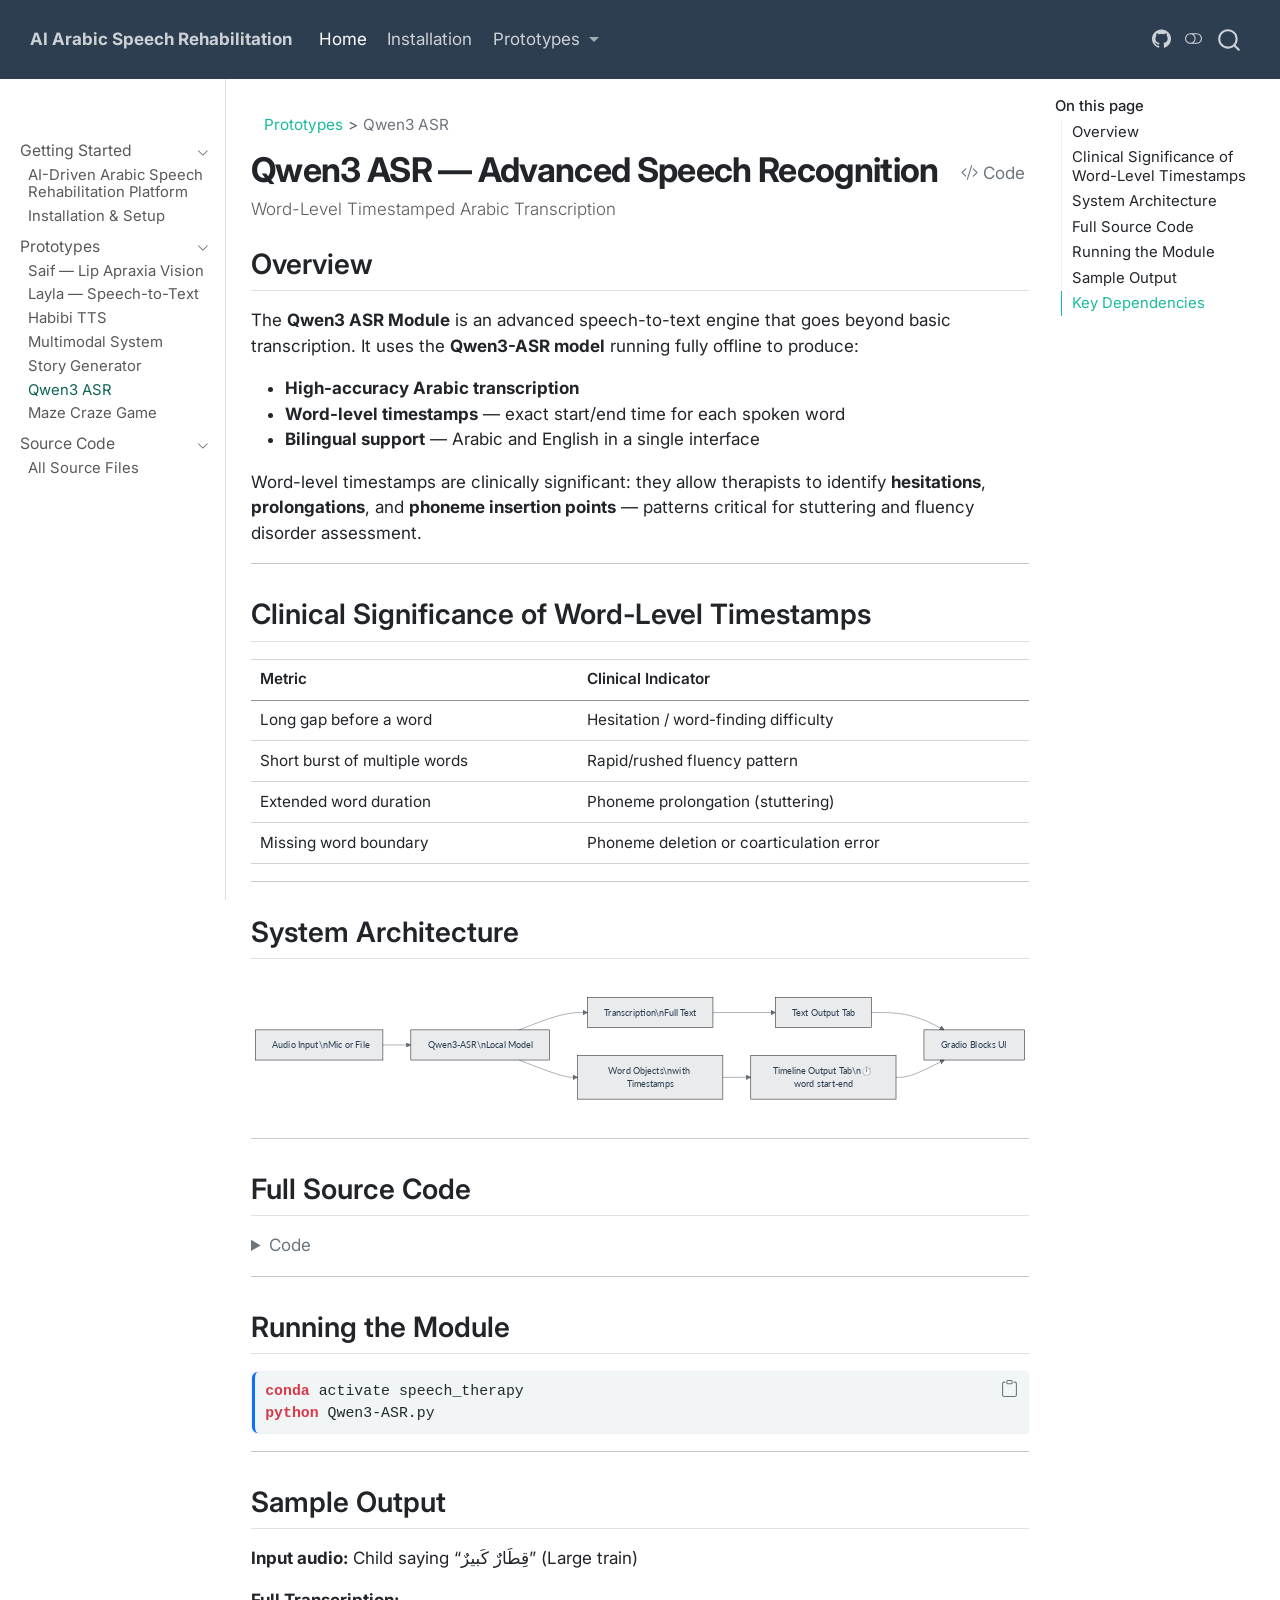
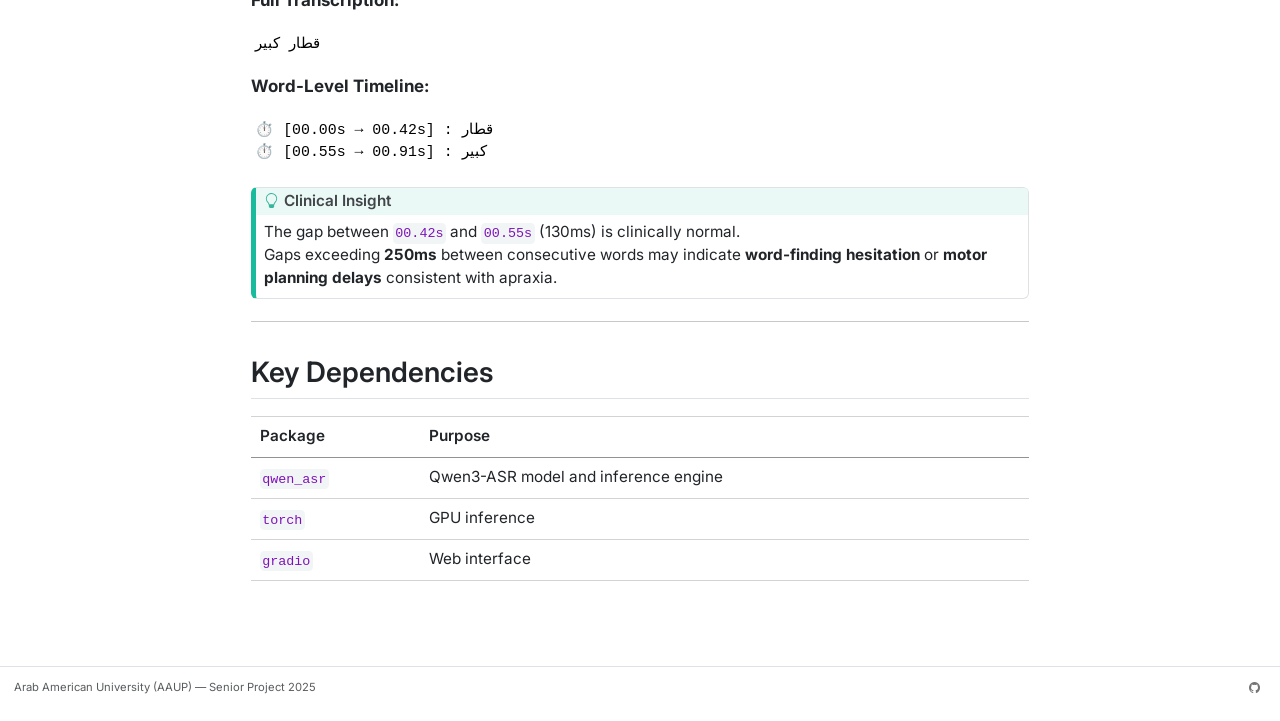
<file: docs/site/prototypes/qwen-asr.html>
<!DOCTYPE html>
<html xmlns="http://www.w3.org/1999/xhtml" lang="en" xml:lang="en"><head>

<meta charset="utf-8">
<meta name="generator" content="quarto-1.9.38">

<meta name="viewport" content="width=device-width, initial-scale=1.0, user-scalable=yes">


<title>Qwen3 ASR — Advanced Speech Recognition – AI Arabic Speech Rehabilitation</title>
<style>
/* Default styles provided by pandoc.
** See https://pandoc.org/MANUAL.html#variables-for-html for config info.
*/
code{white-space: pre-wrap;}
span.smallcaps{font-variant: small-caps;}
div.columns{display: flex; gap: min(4vw, 1.5em);}
div.column{flex: auto; overflow-x: auto;}
div.hanging-indent{margin-left: 1.5em; text-indent: -1.5em;}
ul.task-list{list-style: none;}
ul.task-list li input[type="checkbox"] {
  width: 0.8em;
  margin: 0 0.8em 0.2em -1em; /* quarto-specific, see https://github.com/quarto-dev/quarto-cli/issues/4556 */ 
  vertical-align: middle;
}
/* CSS for syntax highlighting */
html { -webkit-text-size-adjust: 100%; }
pre > code.sourceCode { white-space: pre; position: relative; }
pre > code.sourceCode > span { display: inline-block; line-height: 1.25; }
pre > code.sourceCode > span:empty { height: 1.2em; }
.sourceCode { overflow: visible; }
code.sourceCode > span { color: inherit; text-decoration: inherit; }
div.sourceCode { margin: 1em 0; }
pre.sourceCode { margin: 0; }
@media screen {
div.sourceCode { overflow: auto; }
}
@media print {
pre > code.sourceCode { white-space: pre-wrap; }
pre > code.sourceCode > span { text-indent: -5em; padding-left: 5em; }
}
pre.numberSource code
  { counter-reset: source-line 0; }
pre.numberSource code > span
  { position: relative; left: -4em; counter-increment: source-line; }
pre.numberSource code > span > a:first-child::before
  { content: counter(source-line);
    position: relative; left: -1em; text-align: right; vertical-align: baseline;
    border: none; display: inline-block;
    -webkit-touch-callout: none; -webkit-user-select: none;
    -khtml-user-select: none; -moz-user-select: none;
    -ms-user-select: none; user-select: none;
    padding: 0 4px; width: 4em;
  }
pre.numberSource { margin-left: 3em;  padding-left: 4px; }
div.sourceCode
  {   }
@media screen {
pre > code.sourceCode > span > a:first-child::before { text-decoration: underline; }
}
</style>


<script src="../site_libs/quarto-nav/quarto-nav.js"></script>
<script src="../site_libs/quarto-nav/headroom.min.js"></script>
<script src="../site_libs/clipboard/clipboard.min.js"></script>
<script src="../site_libs/quarto-search/autocomplete.umd.js"></script>
<script src="../site_libs/quarto-search/fuse.min.js"></script>
<script src="../site_libs/quarto-search/quarto-search.js"></script>
<meta name="quarto:offset" content="../">
<link href="../assets/favicon.ico" rel="icon">
<script src="../site_libs/quarto-html/quarto.js" type="module"></script>
<script src="../site_libs/quarto-html/tabsets/tabsets.js" type="module"></script>
<script src="../site_libs/quarto-html/popper.min.js"></script>
<script src="../site_libs/quarto-html/tippy.umd.min.js"></script>
<script src="../site_libs/quarto-html/anchor.min.js"></script>
<link href="../site_libs/quarto-html/tippy.css" rel="stylesheet">
<link href="../site_libs/quarto-html/quarto-syntax-highlighting-de63f62b328812d8e578a4d74e282472.css" rel="stylesheet" class="quarto-color-scheme" id="quarto-text-highlighting-styles">
<link href="../site_libs/quarto-html/quarto-syntax-highlighting-dark-6b6957c917596b414ec0b78690761e87.css" rel="stylesheet" class="quarto-color-scheme quarto-color-alternate" id="quarto-text-highlighting-styles">
<link href="../site_libs/quarto-html/quarto-syntax-highlighting-de63f62b328812d8e578a4d74e282472.css" rel="stylesheet" class="quarto-color-scheme-extra" id="quarto-text-highlighting-styles">
<script src="../site_libs/bootstrap/bootstrap.min.js"></script>
<link href="../site_libs/bootstrap/bootstrap-icons.css" rel="stylesheet">
<link href="../site_libs/bootstrap/bootstrap-7e84c5f4eb4d3efe317729a7bdda7fe6.min.css" rel="stylesheet" append-hash="true" class="quarto-color-scheme" id="quarto-bootstrap" data-mode="light">
<link href="../site_libs/bootstrap/bootstrap-dark-70d92981cf4513a1d3bfdb49ab6df68f.min.css" rel="stylesheet" append-hash="true" class="quarto-color-scheme quarto-color-alternate" id="quarto-bootstrap" data-mode="dark">
<link href="../site_libs/bootstrap/bootstrap-7e84c5f4eb4d3efe317729a7bdda7fe6.min.css" rel="stylesheet" append-hash="true" class="quarto-color-scheme-extra" id="quarto-bootstrap" data-mode="light">
<script id="quarto-search-options" type="application/json">{
  "location": "navbar",
  "copy-button": false,
  "collapse-after": 3,
  "panel-placement": "end",
  "type": "overlay",
  "limit": 50,
  "keyboard-shortcut": [
    "f",
    "/",
    "s"
  ],
  "show-item-context": false,
  "language": {
    "search-no-results-text": "No results",
    "search-matching-documents-text": "matching documents",
    "search-copy-link-title": "Copy link to search",
    "search-hide-matches-text": "Hide additional matches",
    "search-more-match-text": "more match in this document",
    "search-more-matches-text": "more matches in this document",
    "search-clear-button-title": "Clear",
    "search-text-placeholder": "",
    "search-detached-cancel-button-title": "Cancel",
    "search-submit-button-title": "Submit",
    "search-label": "Search"
  }
}</script>
<script src="../site_libs/quarto-diagram/mermaid.min.js"></script>
<script src="../site_libs/quarto-diagram/mermaid-init.js"></script>
<link href="../site_libs/quarto-diagram/mermaid.css" rel="stylesheet">


<link rel="stylesheet" href="../styles.css">
</head>

<body class="nav-sidebar docked nav-fixed quarto-light"><script id="quarto-html-before-body" type="application/javascript">
    const toggleBodyColorMode = (bsSheetEl) => {
      const mode = bsSheetEl.getAttribute("data-mode");
      const bodyEl = window.document.querySelector("body");
      if (mode === "dark") {
        bodyEl.classList.add("quarto-dark");
        bodyEl.classList.remove("quarto-light");
      } else {
        bodyEl.classList.add("quarto-light");
        bodyEl.classList.remove("quarto-dark");
      }
    }
    const toggleBodyColorPrimary = () => {
      const bsSheetEl = window.document.querySelector("link#quarto-bootstrap:not([rel=disabled-stylesheet])");
      if (bsSheetEl) {
        toggleBodyColorMode(bsSheetEl);
      }
    }
    const setColorSchemeToggle = (alternate) => {
      const toggles = window.document.querySelectorAll('.quarto-color-scheme-toggle');
      for (let i=0; i < toggles.length; i++) {
        const toggle = toggles[i];
        if (toggle) {
          if (alternate) {
            toggle.classList.add("alternate");
          } else {
            toggle.classList.remove("alternate");
          }
        }
      }
    };
    const toggleColorMode = (alternate) => {
      // Switch the stylesheets
      const primaryStylesheets = window.document.querySelectorAll('link.quarto-color-scheme:not(.quarto-color-alternate)');
      const alternateStylesheets = window.document.querySelectorAll('link.quarto-color-scheme.quarto-color-alternate');
      manageTransitions('#quarto-margin-sidebar .nav-link', false);
      if (alternate) {
        // note: dark is layered on light, we don't disable primary!
        enableStylesheet(alternateStylesheets);
        for (const sheetNode of alternateStylesheets) {
          if (sheetNode.id === "quarto-bootstrap") {
            toggleBodyColorMode(sheetNode);
          }
        }
      } else {
        disableStylesheet(alternateStylesheets);
        enableStylesheet(primaryStylesheets)
        toggleBodyColorPrimary();
      }
      manageTransitions('#quarto-margin-sidebar .nav-link', true);
      // Switch the toggles
      setColorSchemeToggle(alternate)
      // Hack to workaround the fact that safari doesn't
      // properly recolor the scrollbar when toggling (#1455)
      if (navigator.userAgent.indexOf('Safari') > 0 && navigator.userAgent.indexOf('Chrome') == -1) {
        manageTransitions("body", false);
        window.scrollTo(0, 1);
        setTimeout(() => {
          window.scrollTo(0, 0);
          manageTransitions("body", true);
        }, 40);
      }
    }
    const disableStylesheet = (stylesheets) => {
      for (let i=0; i < stylesheets.length; i++) {
        const stylesheet = stylesheets[i];
        stylesheet.rel = 'disabled-stylesheet';
      }
    }
    const enableStylesheet = (stylesheets) => {
      for (let i=0; i < stylesheets.length; i++) {
        const stylesheet = stylesheets[i];
        if(stylesheet.rel !== 'stylesheet') { // for Chrome, which will still FOUC without this check
          stylesheet.rel = 'stylesheet';
        }
      }
    }
    const manageTransitions = (selector, allowTransitions) => {
      const els = window.document.querySelectorAll(selector);
      for (let i=0; i < els.length; i++) {
        const el = els[i];
        if (allowTransitions) {
          el.classList.remove('notransition');
        } else {
          el.classList.add('notransition');
        }
      }
    }
    const isFileUrl = () => {
      return window.location.protocol === 'file:';
    }
    const hasAlternateSentinel = () => {
      let styleSentinel = getColorSchemeSentinel();
      if (styleSentinel !== null) {
        return styleSentinel === "alternate";
      } else {
        return false;
      }
    }
    const setStyleSentinel = (alternate) => {
      const value = alternate ? "alternate" : "default";
      if (!isFileUrl()) {
        window.localStorage.setItem("quarto-color-scheme", value);
      } else {
        localAlternateSentinel = value;
      }
    }
    const getColorSchemeSentinel = () => {
      if (!isFileUrl()) {
        const storageValue = window.localStorage.getItem("quarto-color-scheme");
        return storageValue != null ? storageValue : localAlternateSentinel;
      } else {
        return localAlternateSentinel;
      }
    }
    const toggleGiscusIfUsed = (isAlternate, darkModeDefault) => {
      const baseTheme = document.querySelector('#giscus-base-theme')?.value ?? 'light';
      const alternateTheme = document.querySelector('#giscus-alt-theme')?.value ?? 'dark';
      let newTheme = '';
      if(authorPrefersDark) {
        newTheme = isAlternate ? baseTheme : alternateTheme;
      } else {
        newTheme = isAlternate ? alternateTheme : baseTheme;
      }
      const changeGiscusTheme = () => {
        // From: https://github.com/giscus/giscus/issues/336
        const sendMessage = (message) => {
          const iframe = document.querySelector('iframe.giscus-frame');
          if (!iframe) return;
          iframe.contentWindow.postMessage({ giscus: message }, 'https://giscus.app');
        }
        sendMessage({
          setConfig: {
            theme: newTheme
          }
        });
      }
      const isGiscussLoaded = window.document.querySelector('iframe.giscus-frame') !== null;
      if (isGiscussLoaded) {
        changeGiscusTheme();
      }
    };
    const authorPrefersDark = false;
    const darkModeDefault = authorPrefersDark;
      document.querySelector('link#quarto-text-highlighting-styles.quarto-color-scheme-extra').rel = 'disabled-stylesheet';
      document.querySelector('link#quarto-bootstrap.quarto-color-scheme-extra').rel = 'disabled-stylesheet';
    let localAlternateSentinel = darkModeDefault ? 'alternate' : 'default';
    // Dark / light mode switch
    window.quartoToggleColorScheme = () => {
      // Read the current dark / light value
      let toAlternate = !hasAlternateSentinel();
      toggleColorMode(toAlternate);
      setStyleSentinel(toAlternate);
      toggleGiscusIfUsed(toAlternate, darkModeDefault);
      window.dispatchEvent(new Event('resize'));
    };
    // Switch to dark mode if need be
    if (hasAlternateSentinel()) {
      toggleColorMode(true);
    } else {
      toggleColorMode(false);
    }
  </script>

<div id="quarto-search-results"></div>
  <header id="quarto-header" class="headroom fixed-top">
    <nav class="navbar navbar-expand-lg " data-bs-theme="dark">
      <div class="navbar-container container-fluid">
      <div class="navbar-brand-container mx-auto">
    <a class="navbar-brand" href="../index.html">
    <span class="navbar-title">AI Arabic Speech Rehabilitation</span>
    </a>
  </div>
            <div id="quarto-search" class="" title="Search"></div>
          <button class="navbar-toggler" type="button" data-bs-toggle="collapse" data-bs-target="#navbarCollapse" aria-controls="navbarCollapse" role="menu" aria-expanded="false" aria-label="Toggle navigation" onclick="if (window.quartoToggleHeadroom) { window.quartoToggleHeadroom(); }">
  <span class="navbar-toggler-icon"></span>
</button>
          <div class="collapse navbar-collapse" id="navbarCollapse">
            <ul class="navbar-nav navbar-nav-scroll me-auto">
  <li class="nav-item">
    <a class="nav-link active" href="../index.html" aria-current="page"> 
<span class="menu-text">Home</span></a>
  </li>  
  <li class="nav-item">
    <a class="nav-link" href="../installation.html"> 
<span class="menu-text">Installation</span></a>
  </li>  
  <li class="nav-item dropdown ">
    <a class="nav-link dropdown-toggle" href="#" id="nav-menu-prototypes" role="link" data-bs-toggle="dropdown" aria-expanded="false">
 <span class="menu-text">Prototypes</span>
    </a>
    <ul class="dropdown-menu" aria-labelledby="nav-menu-prototypes">    
        <li>
    <a class="dropdown-item" href="../prototypes/lips-module.html">
 <span class="dropdown-text">Saif — Lip Apraxia Vision</span></a>
  </li>  
        <li>
    <a class="dropdown-item" href="../prototypes/speech-module.html">
 <span class="dropdown-text">Layla — Speech-to-Text (Whisper)</span></a>
  </li>  
        <li>
    <a class="dropdown-item" href="../prototypes/tts-module.html">
 <span class="dropdown-text">Habibi TTS — Arabic Speech Synthesis</span></a>
  </li>  
        <li>
    <a class="dropdown-item" href="../prototypes/multimodal.html">
 <span class="dropdown-text">Multimodal System</span></a>
  </li>  
        <li>
    <a class="dropdown-item" href="../prototypes/story-generator.html">
 <span class="dropdown-text">Story Generator (Qwen)</span></a>
  </li>  
        <li>
    <a class="dropdown-item" href="../prototypes/qwen-asr.html">
 <span class="dropdown-text">Qwen3 ASR</span></a>
  </li>  
        <li>
    <a class="dropdown-item" href="../prototypes/maze-game.html">
 <span class="dropdown-text">Maze Craze Game</span></a>
  </li>  
    </ul>
  </li>
</ul>
            <ul class="navbar-nav navbar-nav-scroll ms-auto">
  <li class="nav-item compact">
    <a class="nav-link" href="https://github.com"> <i class="bi bi-github" role="img">
</i> 
<span class="menu-text"></span></a>
  </li>  
</ul>
          </div> <!-- /navcollapse -->
            <div class="quarto-navbar-tools">
  <a href="" class="quarto-color-scheme-toggle quarto-navigation-tool  px-1" onclick="window.quartoToggleColorScheme(); return false;" title="Toggle dark mode"><i class="bi"></i></a>
</div>
      </div> <!-- /container-fluid -->
    </nav>
  <nav class="quarto-secondary-nav">
    <div class="container-fluid d-flex">
      <button type="button" class="quarto-btn-toggle btn" data-bs-toggle="collapse" role="button" data-bs-target=".quarto-sidebar-collapse-item" aria-controls="quarto-sidebar" aria-expanded="false" aria-label="Toggle sidebar navigation" onclick="if (window.quartoToggleHeadroom) { window.quartoToggleHeadroom(); }">
        <i class="bi bi-layout-text-sidebar-reverse"></i>
      </button>
        <nav class="quarto-page-breadcrumbs" aria-label="breadcrumb"><ol class="breadcrumb"><li class="breadcrumb-item"><a href="../prototypes/lips-module.html">Prototypes</a></li><li class="breadcrumb-item"><a href="../prototypes/qwen-asr.html">Qwen3 ASR</a></li></ol></nav>
        <a class="flex-grow-1" role="navigation" data-bs-toggle="collapse" data-bs-target=".quarto-sidebar-collapse-item" aria-controls="quarto-sidebar" aria-expanded="false" aria-label="Toggle sidebar navigation" onclick="if (window.quartoToggleHeadroom) { window.quartoToggleHeadroom(); }">      
        </a>
      <button type="button" class="btn quarto-search-button" aria-label="Search" onclick="window.quartoOpenSearch();">
        <i class="bi bi-search"></i>
      </button>
    </div>
  </nav>
</header>
<!-- content -->
<div id="quarto-content" class="quarto-container page-columns page-rows-contents page-layout-article page-navbar">
<!-- sidebar -->
  <nav id="quarto-sidebar" class="sidebar collapse collapse-horizontal quarto-sidebar-collapse-item sidebar-navigation docked overflow-auto">
        <div class="mt-2 flex-shrink-0 align-items-center">
        <div class="sidebar-search">
        <div id="quarto-search" class="" title="Search"></div>
        </div>
        </div>
    <div class="sidebar-menu-container"> 
    <ul class="list-unstyled mt-1">
        <li class="sidebar-item sidebar-item-section">
      <div class="sidebar-item-container"> 
            <a class="sidebar-item-text sidebar-link text-start" data-bs-toggle="collapse" data-bs-target="#quarto-sidebar-section-1" role="navigation" aria-expanded="true">
 <span class="menu-text">Getting Started</span></a>
          <a class="sidebar-item-toggle text-start" data-bs-toggle="collapse" data-bs-target="#quarto-sidebar-section-1" role="navigation" aria-expanded="true" aria-label="Toggle section">
            <i class="bi bi-chevron-right ms-2"></i>
          </a> 
      </div>
      <ul id="quarto-sidebar-section-1" class="collapse list-unstyled sidebar-section depth1 show">  
          <li class="sidebar-item">
  <div class="sidebar-item-container"> 
  <a href="../index.html" class="sidebar-item-text sidebar-link">
 <span class="menu-text">AI-Driven Arabic Speech Rehabilitation Platform</span></a>
  </div>
</li>
          <li class="sidebar-item">
  <div class="sidebar-item-container"> 
  <a href="../installation.html" class="sidebar-item-text sidebar-link">
 <span class="menu-text">Installation &amp; Setup</span></a>
  </div>
</li>
      </ul>
  </li>
        <li class="sidebar-item sidebar-item-section">
      <div class="sidebar-item-container"> 
            <a class="sidebar-item-text sidebar-link text-start" data-bs-toggle="collapse" data-bs-target="#quarto-sidebar-section-2" role="navigation" aria-expanded="true">
 <span class="menu-text">Prototypes</span></a>
          <a class="sidebar-item-toggle text-start" data-bs-toggle="collapse" data-bs-target="#quarto-sidebar-section-2" role="navigation" aria-expanded="true" aria-label="Toggle section">
            <i class="bi bi-chevron-right ms-2"></i>
          </a> 
      </div>
      <ul id="quarto-sidebar-section-2" class="collapse list-unstyled sidebar-section depth1 show">  
          <li class="sidebar-item">
  <div class="sidebar-item-container"> 
  <a href="../prototypes/lips-module.html" class="sidebar-item-text sidebar-link">
 <span class="menu-text">Saif — Lip Apraxia Vision</span></a>
  </div>
</li>
          <li class="sidebar-item">
  <div class="sidebar-item-container"> 
  <a href="../prototypes/speech-module.html" class="sidebar-item-text sidebar-link">
 <span class="menu-text">Layla — Speech-to-Text</span></a>
  </div>
</li>
          <li class="sidebar-item">
  <div class="sidebar-item-container"> 
  <a href="../prototypes/tts-module.html" class="sidebar-item-text sidebar-link">
 <span class="menu-text">Habibi TTS</span></a>
  </div>
</li>
          <li class="sidebar-item">
  <div class="sidebar-item-container"> 
  <a href="../prototypes/multimodal.html" class="sidebar-item-text sidebar-link">
 <span class="menu-text">Multimodal System</span></a>
  </div>
</li>
          <li class="sidebar-item">
  <div class="sidebar-item-container"> 
  <a href="../prototypes/story-generator.html" class="sidebar-item-text sidebar-link">
 <span class="menu-text">Story Generator</span></a>
  </div>
</li>
          <li class="sidebar-item">
  <div class="sidebar-item-container"> 
  <a href="../prototypes/qwen-asr.html" class="sidebar-item-text sidebar-link active">
 <span class="menu-text">Qwen3 ASR</span></a>
  </div>
</li>
          <li class="sidebar-item">
  <div class="sidebar-item-container"> 
  <a href="../prototypes/maze-game.html" class="sidebar-item-text sidebar-link">
 <span class="menu-text">Maze Craze Game</span></a>
  </div>
</li>
      </ul>
  </li>
        <li class="sidebar-item sidebar-item-section">
      <div class="sidebar-item-container"> 
            <a class="sidebar-item-text sidebar-link text-start" data-bs-toggle="collapse" data-bs-target="#quarto-sidebar-section-3" role="navigation" aria-expanded="true">
 <span class="menu-text">Source Code</span></a>
          <a class="sidebar-item-toggle text-start" data-bs-toggle="collapse" data-bs-target="#quarto-sidebar-section-3" role="navigation" aria-expanded="true" aria-label="Toggle section">
            <i class="bi bi-chevron-right ms-2"></i>
          </a> 
      </div>
      <ul id="quarto-sidebar-section-3" class="collapse list-unstyled sidebar-section depth1 show">  
          <li class="sidebar-item">
  <div class="sidebar-item-container"> 
  <a href="../code/index.html" class="sidebar-item-text sidebar-link">
 <span class="menu-text">All Source Files</span></a>
  </div>
</li>
      </ul>
  </li>
    </ul>
    </div>
</nav>
<div id="quarto-sidebar-glass" class="quarto-sidebar-collapse-item" data-bs-toggle="collapse" data-bs-target=".quarto-sidebar-collapse-item"></div>
<!-- margin-sidebar -->
    <div id="quarto-margin-sidebar" class="sidebar margin-sidebar">
        <nav id="TOC" role="doc-toc" class="toc-active">
    <h2 id="toc-title">On this page</h2>
   
  <ul>
  <li><a href="#overview" id="toc-overview" class="nav-link active" data-scroll-target="#overview">Overview</a></li>
  <li><a href="#clinical-significance-of-word-level-timestamps" id="toc-clinical-significance-of-word-level-timestamps" class="nav-link" data-scroll-target="#clinical-significance-of-word-level-timestamps">Clinical Significance of Word-Level Timestamps</a></li>
  <li><a href="#system-architecture" id="toc-system-architecture" class="nav-link" data-scroll-target="#system-architecture">System Architecture</a></li>
  <li><a href="#full-source-code" id="toc-full-source-code" class="nav-link" data-scroll-target="#full-source-code">Full Source Code</a></li>
  <li><a href="#running-the-module" id="toc-running-the-module" class="nav-link" data-scroll-target="#running-the-module">Running the Module</a></li>
  <li><a href="#sample-output" id="toc-sample-output" class="nav-link" data-scroll-target="#sample-output">Sample Output</a></li>
  <li><a href="#key-dependencies" id="toc-key-dependencies" class="nav-link" data-scroll-target="#key-dependencies">Key Dependencies</a></li>
  </ul>
</nav>
    </div>
<!-- main -->
<main class="content" id="quarto-document-content">


<header id="title-block-header" class="quarto-title-block default"><nav class="quarto-page-breadcrumbs quarto-title-breadcrumbs d-none d-lg-block" aria-label="breadcrumb"><ol class="breadcrumb"><li class="breadcrumb-item"><a href="../prototypes/lips-module.html">Prototypes</a></li><li class="breadcrumb-item"><a href="../prototypes/qwen-asr.html">Qwen3 ASR</a></li></ol></nav>
<div class="quarto-title">
<div class="quarto-title-block"><div><h1 class="title">Qwen3 ASR — Advanced Speech Recognition</h1><button type="button" class="btn code-tools-button" id="quarto-code-tools-source"><i class="bi"></i> Code</button></div></div>
<p class="subtitle lead">Word-Level Timestamped Arabic Transcription</p>
</div>



<div class="quarto-title-meta">

    
  
    
  </div>
  


</header>


<section id="overview" class="level2">
<h2 class="anchored" data-anchor-id="overview">Overview</h2>
<p>The <strong>Qwen3 ASR Module</strong> is an advanced speech-to-text engine that goes beyond basic transcription. It uses the <strong>Qwen3-ASR model</strong> running fully offline to produce:</p>
<ul>
<li><strong>High-accuracy Arabic transcription</strong></li>
<li><strong>Word-level timestamps</strong> — exact start/end time for each spoken word</li>
<li><strong>Bilingual support</strong> — Arabic and English in a single interface</li>
</ul>
<p>Word-level timestamps are clinically significant: they allow therapists to identify <strong>hesitations</strong>, <strong>prolongations</strong>, and <strong>phoneme insertion points</strong> — patterns critical for stuttering and fluency disorder assessment.</p>
<hr>
</section>
<section id="clinical-significance-of-word-level-timestamps" class="level2">
<h2 class="anchored" data-anchor-id="clinical-significance-of-word-level-timestamps">Clinical Significance of Word-Level Timestamps</h2>
<table class="caption-top table">
<thead>
<tr class="header">
<th>Metric</th>
<th>Clinical Indicator</th>
</tr>
</thead>
<tbody>
<tr class="odd">
<td>Long gap before a word</td>
<td>Hesitation / word-finding difficulty</td>
</tr>
<tr class="even">
<td>Short burst of multiple words</td>
<td>Rapid/rushed fluency pattern</td>
</tr>
<tr class="odd">
<td>Extended word duration</td>
<td>Phoneme prolongation (stuttering)</td>
</tr>
<tr class="even">
<td>Missing word boundary</td>
<td>Phoneme deletion or coarticulation error</td>
</tr>
</tbody>
</table>
<hr>
</section>
<section id="system-architecture" class="level2">
<h2 class="anchored" data-anchor-id="system-architecture">System Architecture</h2>
<div class="cell" data-layout-align="default">
<div class="cell-output-display">
<div>
<p></p><figure class="figure"><p></p>
<div>
<pre class="mermaid mermaid-js">flowchart LR
    A[Audio Input\nMic or File] --&gt; B[Qwen3-ASR\nLocal Model]
    B --&gt; C[Transcription\nFull Text]
    B --&gt; D[Word Objects\nwith Timestamps]
    C --&gt; E[Text Output Tab]
    D --&gt; F[Timeline Output Tab\n⏱️ word start-end]
    E --&gt; G[Gradio Blocks UI]
    F --&gt; G
</pre>
</div>
<p></p></figure><p></p>
</div>
</div>
</div>
<hr>
</section>
<section id="full-source-code" class="level2">
<h2 class="anchored" data-anchor-id="full-source-code">Full Source Code</h2>
<div id="54b81c82" class="cell">
<div class="code-with-filename">
<details class="code-fold">
<summary>Code</summary>
<div class="code-with-filename-file">
<pre><strong>Qwen3-ASR.py</strong></pre>
</div>
<div class="code-copy-outer-scaffold"><div class="sourceCode cell-code" id="cb1"><pre class="sourceCode python code-with-copy"><code class="sourceCode python"><span id="cb1-1"><a href="#cb1-1" aria-hidden="true" tabindex="-1"></a><span class="im">import</span> os</span>
<span id="cb1-2"><a href="#cb1-2" aria-hidden="true" tabindex="-1"></a><span class="im">import</span> gradio <span class="im">as</span> gr</span>
<span id="cb1-3"><a href="#cb1-3" aria-hidden="true" tabindex="-1"></a><span class="im">from</span> qwen_asr <span class="im">import</span> Qwen3ASRModel</span>
<span id="cb1-4"><a href="#cb1-4" aria-hidden="true" tabindex="-1"></a><span class="im">import</span> torch</span>
<span id="cb1-5"><a href="#cb1-5" aria-hidden="true" tabindex="-1"></a></span>
<span id="cb1-6"><a href="#cb1-6" aria-hidden="true" tabindex="-1"></a>LOCAL_MODEL_PATH <span class="op">=</span> <span class="st">"./qwen_model"</span></span>
<span id="cb1-7"><a href="#cb1-7" aria-hidden="true" tabindex="-1"></a></span>
<span id="cb1-8"><a href="#cb1-8" aria-hidden="true" tabindex="-1"></a><span class="cf">if</span> <span class="kw">not</span> os.path.exists(LOCAL_MODEL_PATH) <span class="kw">or</span> <span class="kw">not</span> os.listdir(LOCAL_MODEL_PATH):</span>
<span id="cb1-9"><a href="#cb1-9" aria-hidden="true" tabindex="-1"></a>    <span class="cf">raise</span> <span class="pp">FileNotFoundError</span>(</span>
<span id="cb1-10"><a href="#cb1-10" aria-hidden="true" tabindex="-1"></a>        <span class="st">"Local model folder is empty! Please run the download script first."</span></span>
<span id="cb1-11"><a href="#cb1-11" aria-hidden="true" tabindex="-1"></a>    )</span>
<span id="cb1-12"><a href="#cb1-12" aria-hidden="true" tabindex="-1"></a></span>
<span id="cb1-13"><a href="#cb1-13" aria-hidden="true" tabindex="-1"></a><span class="bu">print</span>(<span class="st">"Loading Qwen3-ASR model from local folder..."</span>)</span>
<span id="cb1-14"><a href="#cb1-14" aria-hidden="true" tabindex="-1"></a>device      <span class="op">=</span> <span class="st">"cuda:0"</span> <span class="cf">if</span> torch.cuda.is_available() <span class="cf">else</span> <span class="st">"cpu"</span></span>
<span id="cb1-15"><a href="#cb1-15" aria-hidden="true" tabindex="-1"></a>torch_dtype <span class="op">=</span> torch.float16 <span class="cf">if</span> torch.cuda.is_available() <span class="cf">else</span> torch.float32</span>
<span id="cb1-16"><a href="#cb1-16" aria-hidden="true" tabindex="-1"></a></span>
<span id="cb1-17"><a href="#cb1-17" aria-hidden="true" tabindex="-1"></a>model <span class="op">=</span> Qwen3ASRModel.from_pretrained(</span>
<span id="cb1-18"><a href="#cb1-18" aria-hidden="true" tabindex="-1"></a>    LOCAL_MODEL_PATH,</span>
<span id="cb1-19"><a href="#cb1-19" aria-hidden="true" tabindex="-1"></a>    dtype<span class="op">=</span>torch_dtype,</span>
<span id="cb1-20"><a href="#cb1-20" aria-hidden="true" tabindex="-1"></a>    device_map<span class="op">=</span>device,</span>
<span id="cb1-21"><a href="#cb1-21" aria-hidden="true" tabindex="-1"></a>    trust_remote_code<span class="op">=</span><span class="va">True</span></span>
<span id="cb1-22"><a href="#cb1-22" aria-hidden="true" tabindex="-1"></a>)</span>
<span id="cb1-23"><a href="#cb1-23" aria-hidden="true" tabindex="-1"></a><span class="bu">print</span>(<span class="ss">f"Model loaded on </span><span class="sc">{</span>device<span class="sc">.</span>upper()<span class="sc">}</span><span class="ss">!"</span>)</span>
<span id="cb1-24"><a href="#cb1-24" aria-hidden="true" tabindex="-1"></a></span>
<span id="cb1-25"><a href="#cb1-25" aria-hidden="true" tabindex="-1"></a></span>
<span id="cb1-26"><a href="#cb1-26" aria-hidden="true" tabindex="-1"></a><span class="kw">def</span> format_timestamps(results) <span class="op">-&gt;</span> <span class="bu">tuple</span>[<span class="bu">str</span>, <span class="bu">str</span>]:</span>
<span id="cb1-27"><a href="#cb1-27" aria-hidden="true" tabindex="-1"></a>    <span class="co">"""Parse Qwen3 ASR output into text + word-level timeline."""</span></span>
<span id="cb1-28"><a href="#cb1-28" aria-hidden="true" tabindex="-1"></a>    <span class="cf">if</span> <span class="bu">isinstance</span>(results, <span class="bu">list</span>) <span class="kw">and</span> <span class="bu">len</span>(results) <span class="op">&gt;</span> <span class="dv">0</span>:</span>
<span id="cb1-29"><a href="#cb1-29" aria-hidden="true" tabindex="-1"></a>        results <span class="op">=</span> results[<span class="dv">0</span>]</span>
<span id="cb1-30"><a href="#cb1-30" aria-hidden="true" tabindex="-1"></a></span>
<span id="cb1-31"><a href="#cb1-31" aria-hidden="true" tabindex="-1"></a>    text_out <span class="op">=</span> <span class="bu">getattr</span>(results, <span class="st">"text"</span>, <span class="st">""</span>)</span>
<span id="cb1-32"><a href="#cb1-32" aria-hidden="true" tabindex="-1"></a>    time_out <span class="op">=</span> <span class="st">""</span></span>
<span id="cb1-33"><a href="#cb1-33" aria-hidden="true" tabindex="-1"></a></span>
<span id="cb1-34"><a href="#cb1-34" aria-hidden="true" tabindex="-1"></a>    <span class="cf">if</span> <span class="bu">hasattr</span>(results, <span class="st">"words"</span>) <span class="kw">and</span> results.words:</span>
<span id="cb1-35"><a href="#cb1-35" aria-hidden="true" tabindex="-1"></a>        lines <span class="op">=</span> []</span>
<span id="cb1-36"><a href="#cb1-36" aria-hidden="true" tabindex="-1"></a>        <span class="cf">for</span> w <span class="kw">in</span> results.words:</span>
<span id="cb1-37"><a href="#cb1-37" aria-hidden="true" tabindex="-1"></a>            word  <span class="op">=</span> <span class="bu">getattr</span>(w, <span class="st">"word"</span>,  <span class="st">""</span>)</span>
<span id="cb1-38"><a href="#cb1-38" aria-hidden="true" tabindex="-1"></a>            start <span class="op">=</span> <span class="bu">getattr</span>(w, <span class="st">"start"</span>, <span class="fl">0.0</span>)</span>
<span id="cb1-39"><a href="#cb1-39" aria-hidden="true" tabindex="-1"></a>            end   <span class="op">=</span> <span class="bu">getattr</span>(w, <span class="st">"end"</span>,   <span class="fl">0.0</span>)</span>
<span id="cb1-40"><a href="#cb1-40" aria-hidden="true" tabindex="-1"></a>            lines.append(<span class="ss">f"⏱️ [</span><span class="sc">{</span>start<span class="sc">:05.2f}</span><span class="ss">s → </span><span class="sc">{</span>end<span class="sc">:05.2f}</span><span class="ss">s] : </span><span class="sc">{</span>word<span class="sc">}</span><span class="ss">"</span>)</span>
<span id="cb1-41"><a href="#cb1-41" aria-hidden="true" tabindex="-1"></a>        time_out <span class="op">=</span> <span class="st">"</span><span class="ch">\n</span><span class="st">"</span>.join(lines)</span>
<span id="cb1-42"><a href="#cb1-42" aria-hidden="true" tabindex="-1"></a>    <span class="cf">else</span>:</span>
<span id="cb1-43"><a href="#cb1-43" aria-hidden="true" tabindex="-1"></a>        time_out <span class="op">=</span> <span class="st">"No timestamps returned. Ensure clean audio input."</span></span>
<span id="cb1-44"><a href="#cb1-44" aria-hidden="true" tabindex="-1"></a></span>
<span id="cb1-45"><a href="#cb1-45" aria-hidden="true" tabindex="-1"></a>    <span class="cf">return</span> text_out, time_out</span>
<span id="cb1-46"><a href="#cb1-46" aria-hidden="true" tabindex="-1"></a></span>
<span id="cb1-47"><a href="#cb1-47" aria-hidden="true" tabindex="-1"></a></span>
<span id="cb1-48"><a href="#cb1-48" aria-hidden="true" tabindex="-1"></a><span class="kw">def</span> process_audio(audio_source, mic_file, uploaded_file, language) <span class="op">-&gt;</span> <span class="bu">tuple</span>[<span class="bu">str</span>, <span class="bu">str</span>]:</span>
<span id="cb1-49"><a href="#cb1-49" aria-hidden="true" tabindex="-1"></a>    <span class="co">"""Route audio from microphone or file upload to the ASR model."""</span></span>
<span id="cb1-50"><a href="#cb1-50" aria-hidden="true" tabindex="-1"></a>    active_file <span class="op">=</span> mic_file <span class="cf">if</span> audio_source <span class="op">==</span> <span class="st">"Microphone"</span> <span class="cf">else</span> uploaded_file</span>
<span id="cb1-51"><a href="#cb1-51" aria-hidden="true" tabindex="-1"></a></span>
<span id="cb1-52"><a href="#cb1-52" aria-hidden="true" tabindex="-1"></a>    <span class="cf">if</span> <span class="kw">not</span> active_file:</span>
<span id="cb1-53"><a href="#cb1-53" aria-hidden="true" tabindex="-1"></a>        <span class="cf">return</span> <span class="st">"❌ No audio provided."</span>, <span class="st">"Please record or upload audio first."</span></span>
<span id="cb1-54"><a href="#cb1-54" aria-hidden="true" tabindex="-1"></a></span>
<span id="cb1-55"><a href="#cb1-55" aria-hidden="true" tabindex="-1"></a>    <span class="cf">try</span>:</span>
<span id="cb1-56"><a href="#cb1-56" aria-hidden="true" tabindex="-1"></a>        lang_tag <span class="op">=</span> <span class="st">"Arabic"</span> <span class="cf">if</span> language <span class="op">==</span> <span class="st">"Arabic"</span> <span class="cf">else</span> <span class="st">"English"</span></span>
<span id="cb1-57"><a href="#cb1-57" aria-hidden="true" tabindex="-1"></a>        results  <span class="op">=</span> model.transcribe(audio<span class="op">=</span>active_file, language<span class="op">=</span>lang_tag)</span>
<span id="cb1-58"><a href="#cb1-58" aria-hidden="true" tabindex="-1"></a>        <span class="cf">return</span> format_timestamps(results)</span>
<span id="cb1-59"><a href="#cb1-59" aria-hidden="true" tabindex="-1"></a></span>
<span id="cb1-60"><a href="#cb1-60" aria-hidden="true" tabindex="-1"></a>    <span class="cf">except</span> <span class="pp">Exception</span> <span class="im">as</span> e:</span>
<span id="cb1-61"><a href="#cb1-61" aria-hidden="true" tabindex="-1"></a>        <span class="cf">return</span> <span class="st">"❌ Error."</span>, <span class="ss">f"Exception: </span><span class="sc">{</span><span class="bu">str</span>(e)<span class="sc">}</span><span class="ss">"</span></span>
<span id="cb1-62"><a href="#cb1-62" aria-hidden="true" tabindex="-1"></a></span>
<span id="cb1-63"><a href="#cb1-63" aria-hidden="true" tabindex="-1"></a></span>
<span id="cb1-64"><a href="#cb1-64" aria-hidden="true" tabindex="-1"></a><span class="co"># Gradio Interface</span></span>
<span id="cb1-65"><a href="#cb1-65" aria-hidden="true" tabindex="-1"></a><span class="cf">with</span> gr.Blocks(title<span class="op">=</span><span class="st">"Qwen3 Advanced ASR — Offline"</span>) <span class="im">as</span> demo:</span>
<span id="cb1-66"><a href="#cb1-66" aria-hidden="true" tabindex="-1"></a>    gr.Markdown(<span class="st">"# 🔬 Qwen3 ASR — Word-Level Timestamped Transcription"</span>)</span>
<span id="cb1-67"><a href="#cb1-67" aria-hidden="true" tabindex="-1"></a>    gr.Markdown(</span>
<span id="cb1-68"><a href="#cb1-68" aria-hidden="true" tabindex="-1"></a>        <span class="st">"Advanced offline speech recognition with word-level timestamps. "</span></span>
<span id="cb1-69"><a href="#cb1-69" aria-hidden="true" tabindex="-1"></a>        <span class="st">"Supports **Arabic** and **English** audio input."</span></span>
<span id="cb1-70"><a href="#cb1-70" aria-hidden="true" tabindex="-1"></a>    )</span>
<span id="cb1-71"><a href="#cb1-71" aria-hidden="true" tabindex="-1"></a></span>
<span id="cb1-72"><a href="#cb1-72" aria-hidden="true" tabindex="-1"></a>    <span class="cf">with</span> gr.Row():</span>
<span id="cb1-73"><a href="#cb1-73" aria-hidden="true" tabindex="-1"></a>        source_toggle <span class="op">=</span> gr.Radio(</span>
<span id="cb1-74"><a href="#cb1-74" aria-hidden="true" tabindex="-1"></a>            choices<span class="op">=</span>[<span class="st">"Microphone"</span>, <span class="st">"File Upload"</span>],</span>
<span id="cb1-75"><a href="#cb1-75" aria-hidden="true" tabindex="-1"></a>            value<span class="op">=</span><span class="st">"Microphone"</span>,</span>
<span id="cb1-76"><a href="#cb1-76" aria-hidden="true" tabindex="-1"></a>            label<span class="op">=</span><span class="st">"Audio Source"</span></span>
<span id="cb1-77"><a href="#cb1-77" aria-hidden="true" tabindex="-1"></a>        )</span>
<span id="cb1-78"><a href="#cb1-78" aria-hidden="true" tabindex="-1"></a>        language_selector <span class="op">=</span> gr.Dropdown(</span>
<span id="cb1-79"><a href="#cb1-79" aria-hidden="true" tabindex="-1"></a>            choices<span class="op">=</span>[<span class="st">"Arabic"</span>, <span class="st">"English"</span>],</span>
<span id="cb1-80"><a href="#cb1-80" aria-hidden="true" tabindex="-1"></a>            value<span class="op">=</span><span class="st">"Arabic"</span>,</span>
<span id="cb1-81"><a href="#cb1-81" aria-hidden="true" tabindex="-1"></a>            label<span class="op">=</span><span class="st">"Language"</span></span>
<span id="cb1-82"><a href="#cb1-82" aria-hidden="true" tabindex="-1"></a>        )</span>
<span id="cb1-83"><a href="#cb1-83" aria-hidden="true" tabindex="-1"></a></span>
<span id="cb1-84"><a href="#cb1-84" aria-hidden="true" tabindex="-1"></a>    <span class="cf">with</span> gr.Row():</span>
<span id="cb1-85"><a href="#cb1-85" aria-hidden="true" tabindex="-1"></a>        mic_input  <span class="op">=</span> gr.Audio(sources<span class="op">=</span>[<span class="st">"microphone"</span>], <span class="bu">type</span><span class="op">=</span><span class="st">"filepath"</span>, label<span class="op">=</span><span class="st">"Microphone"</span>)</span>
<span id="cb1-86"><a href="#cb1-86" aria-hidden="true" tabindex="-1"></a>        file_input <span class="op">=</span> gr.Audio(sources<span class="op">=</span>[<span class="st">"upload"</span>],     <span class="bu">type</span><span class="op">=</span><span class="st">"filepath"</span>, label<span class="op">=</span><span class="st">"Upload Audio"</span>)</span>
<span id="cb1-87"><a href="#cb1-87" aria-hidden="true" tabindex="-1"></a></span>
<span id="cb1-88"><a href="#cb1-88" aria-hidden="true" tabindex="-1"></a>    analyze_btn <span class="op">=</span> gr.Button(<span class="st">"Analyze Speech 🔬"</span>, variant<span class="op">=</span><span class="st">"primary"</span>)</span>
<span id="cb1-89"><a href="#cb1-89" aria-hidden="true" tabindex="-1"></a></span>
<span id="cb1-90"><a href="#cb1-90" aria-hidden="true" tabindex="-1"></a>    <span class="cf">with</span> gr.Row():</span>
<span id="cb1-91"><a href="#cb1-91" aria-hidden="true" tabindex="-1"></a>        text_output <span class="op">=</span> gr.Textbox(label<span class="op">=</span><span class="st">"Full Transcription"</span>,        lines<span class="op">=</span><span class="dv">4</span>)</span>
<span id="cb1-92"><a href="#cb1-92" aria-hidden="true" tabindex="-1"></a>        time_output <span class="op">=</span> gr.Textbox(label<span class="op">=</span><span class="st">"Word-Level Timeline"</span>,       lines<span class="op">=</span><span class="dv">10</span>)</span>
<span id="cb1-93"><a href="#cb1-93" aria-hidden="true" tabindex="-1"></a></span>
<span id="cb1-94"><a href="#cb1-94" aria-hidden="true" tabindex="-1"></a>    analyze_btn.click(</span>
<span id="cb1-95"><a href="#cb1-95" aria-hidden="true" tabindex="-1"></a>        fn<span class="op">=</span>process_audio,</span>
<span id="cb1-96"><a href="#cb1-96" aria-hidden="true" tabindex="-1"></a>        inputs<span class="op">=</span>[source_toggle, mic_input, file_input, language_selector],</span>
<span id="cb1-97"><a href="#cb1-97" aria-hidden="true" tabindex="-1"></a>        outputs<span class="op">=</span>[text_output, time_output]</span>
<span id="cb1-98"><a href="#cb1-98" aria-hidden="true" tabindex="-1"></a>    )</span>
<span id="cb1-99"><a href="#cb1-99" aria-hidden="true" tabindex="-1"></a></span>
<span id="cb1-100"><a href="#cb1-100" aria-hidden="true" tabindex="-1"></a><span class="cf">if</span> <span class="va">__name__</span> <span class="op">==</span> <span class="st">"__main__"</span>:</span>
<span id="cb1-101"><a href="#cb1-101" aria-hidden="true" tabindex="-1"></a>    demo.launch(share<span class="op">=</span><span class="va">True</span>)</span></code></pre></div><button title="Copy to Clipboard" class="code-copy-button"><i class="bi"></i></button></div>
</details>
</div>
</div>
<hr>
</section>
<section id="running-the-module" class="level2">
<h2 class="anchored" data-anchor-id="running-the-module">Running the Module</h2>
<div class="code-copy-outer-scaffold"><div class="sourceCode" id="cb2"><pre class="sourceCode bash code-with-copy"><code class="sourceCode bash"><span id="cb2-1"><a href="#cb2-1" aria-hidden="true" tabindex="-1"></a><span class="ex">conda</span> activate speech_therapy</span>
<span id="cb2-2"><a href="#cb2-2" aria-hidden="true" tabindex="-1"></a><span class="ex">python</span> Qwen3-ASR.py</span></code></pre></div><button title="Copy to Clipboard" class="code-copy-button"><i class="bi"></i></button></div>
<hr>
</section>
<section id="sample-output" class="level2">
<h2 class="anchored" data-anchor-id="sample-output">Sample Output</h2>
<p><strong>Input audio:</strong> Child saying “قِطَارٌ كَبيرٌ” (Large train)</p>
<p><strong>Full Transcription:</strong></p>
<pre><code>قطار كبير</code></pre>
<p><strong>Word-Level Timeline:</strong></p>
<pre><code>⏱️ [00.00s → 00.42s] : قطار
⏱️ [00.55s → 00.91s] : كبير</code></pre>
<div class="callout callout-style-default callout-tip callout-titled">
<div class="callout-header d-flex align-content-center">
<div class="callout-icon-container">
<i class="callout-icon"></i>
</div>
<div class="callout-title-container flex-fill">
<span class="screen-reader-only">Tip</span>Clinical Insight
</div>
</div>
<div class="callout-body-container callout-body">
<p>The gap between <code>00.42s</code> and <code>00.55s</code> (130ms) is clinically normal.<br>
Gaps exceeding <strong>250ms</strong> between consecutive words may indicate <strong>word-finding hesitation</strong> or <strong>motor planning delays</strong> consistent with apraxia.</p>
</div>
</div>
<hr>
</section>
<section id="key-dependencies" class="level2">
<h2 class="anchored" data-anchor-id="key-dependencies">Key Dependencies</h2>
<table class="caption-top table">
<thead>
<tr class="header">
<th>Package</th>
<th>Purpose</th>
</tr>
</thead>
<tbody>
<tr class="odd">
<td><code>qwen_asr</code></td>
<td>Qwen3-ASR model and inference engine</td>
</tr>
<tr class="even">
<td><code>torch</code></td>
<td>GPU inference</td>
</tr>
<tr class="odd">
<td><code>gradio</code></td>
<td>Web interface</td>
</tr>
</tbody>
</table>


<!-- -->

</section>

</main> <!-- /main -->
<script id="quarto-html-after-body" type="application/javascript">
  window.document.addEventListener("DOMContentLoaded", function (event) {
    // Ensure there is a toggle, if there isn't float one in the top right
    if (window.document.querySelector('.quarto-color-scheme-toggle') === null) {
      const a = window.document.createElement('a');
      a.classList.add('top-right');
      a.classList.add('quarto-color-scheme-toggle');
      a.href = "";
      a.onclick = function() { try { window.quartoToggleColorScheme(); } catch {} return false; };
      const i = window.document.createElement("i");
      i.classList.add('bi');
      a.appendChild(i);
      window.document.body.appendChild(a);
    }
    setColorSchemeToggle(hasAlternateSentinel())
    const icon = "";
    const anchorJS = new window.AnchorJS();
    anchorJS.options = {
      placement: 'right',
      icon: icon
    };
    anchorJS.add('.anchored');
    const isCodeAnnotation = (el) => {
      for (const clz of el.classList) {
        if (clz.startsWith('code-annotation-')) {                     
          return true;
        }
      }
      return false;
    }
    const onCopySuccess = function(e) {
      // button target
      const button = e.trigger;
      // don't keep focus
      button.blur();
      // flash "checked"
      button.classList.add('code-copy-button-checked');
      var currentTitle = button.getAttribute("title");
      button.setAttribute("title", "Copied!");
      let tooltip;
      if (window.bootstrap) {
        button.setAttribute("data-bs-toggle", "tooltip");
        button.setAttribute("data-bs-placement", "left");
        button.setAttribute("data-bs-title", "Copied!");
        tooltip = new bootstrap.Tooltip(button, 
          { trigger: "manual", 
            customClass: "code-copy-button-tooltip",
            offset: [0, -8]});
        tooltip.show();    
      }
      setTimeout(function() {
        if (tooltip) {
          tooltip.hide();
          button.removeAttribute("data-bs-title");
          button.removeAttribute("data-bs-toggle");
          button.removeAttribute("data-bs-placement");
        }
        button.setAttribute("title", currentTitle);
        button.classList.remove('code-copy-button-checked');
      }, 1000);
      // clear code selection
      e.clearSelection();
    }
    const getTextToCopy = function(trigger) {
      const outerScaffold = trigger.parentElement.cloneNode(true);
      const codeEl = outerScaffold.querySelector('code');
      for (const childEl of codeEl.children) {
        if (isCodeAnnotation(childEl)) {
          childEl.remove();
        }
      }
      return codeEl.innerText;
    }
    const clipboard = new window.ClipboardJS('.code-copy-button:not([data-in-quarto-modal])', {
      text: getTextToCopy
    });
    clipboard.on('success', onCopySuccess);
    if (window.document.getElementById('quarto-embedded-source-code-modal')) {
      const clipboardModal = new window.ClipboardJS('.code-copy-button[data-in-quarto-modal]', {
        text: getTextToCopy,
        container: window.document.getElementById('quarto-embedded-source-code-modal')
      });
      clipboardModal.on('success', onCopySuccess);
    }
    const viewSource = window.document.getElementById('quarto-view-source') ||
                       window.document.getElementById('quarto-code-tools-source');
    if (viewSource) {
      const sourceUrl = viewSource.getAttribute("data-quarto-source-url");
      viewSource.addEventListener("click", function(e) {
        if (sourceUrl) {
          // rstudio viewer pane
          if (/\bcapabilities=\b/.test(window.location)) {
            window.open(sourceUrl);
          } else {
            window.location.href = sourceUrl;
          }
        } else {
          const modal = new bootstrap.Modal(document.getElementById('quarto-embedded-source-code-modal'));
          modal.show();
        }
        return false;
      });
    }
    function toggleCodeHandler(show) {
      return function(e) {
        const detailsSrc = window.document.querySelectorAll(".cell > details > .sourceCode");
        for (let i=0; i<detailsSrc.length; i++) {
          const details = detailsSrc[i].parentElement;
          if (show) {
            details.open = true;
          } else {
            details.removeAttribute("open");
          }
        }
        const cellCodeDivs = window.document.querySelectorAll(".cell > .sourceCode");
        const fromCls = show ? "hidden" : "unhidden";
        const toCls = show ? "unhidden" : "hidden";
        for (let i=0; i<cellCodeDivs.length; i++) {
          const codeDiv = cellCodeDivs[i];
          if (codeDiv.classList.contains(fromCls)) {
            codeDiv.classList.remove(fromCls);
            codeDiv.classList.add(toCls);
          } 
        }
        return false;
      }
    }
    const hideAllCode = window.document.getElementById("quarto-hide-all-code");
    if (hideAllCode) {
      hideAllCode.addEventListener("click", toggleCodeHandler(false));
    }
    const showAllCode = window.document.getElementById("quarto-show-all-code");
    if (showAllCode) {
      showAllCode.addEventListener("click", toggleCodeHandler(true));
    }
      var localhostRegex = new RegExp(/^(?:http|https):\/\/localhost\:?[0-9]*\//);
      var mailtoRegex = new RegExp(/^mailto:/);
        var filterRegex = new RegExp('/' + window.location.host + '/');
      var isInternal = (href) => {
          return filterRegex.test(href) || localhostRegex.test(href) || mailtoRegex.test(href);
      }
      // Inspect non-navigation links and adorn them if external
     var links = window.document.querySelectorAll('a[href]:not(.nav-link):not(.navbar-brand):not(.toc-action):not(.sidebar-link):not(.sidebar-item-toggle):not(.pagination-link):not(.no-external):not([aria-hidden]):not(.dropdown-item):not(.quarto-navigation-tool):not(.about-link)');
      for (var i=0; i<links.length; i++) {
        const link = links[i];
        if (!isInternal(link.href)) {
          // undo the damage that might have been done by quarto-nav.js in the case of
          // links that we want to consider external
          if (link.dataset.originalHref !== undefined) {
            link.href = link.dataset.originalHref;
          }
        }
      }
    function tippyHover(el, contentFn, onTriggerFn, onUntriggerFn) {
      const config = {
        allowHTML: true,
        maxWidth: 500,
        delay: 100,
        arrow: false,
        appendTo: function(el) {
            return el.parentElement;
        },
        interactive: true,
        interactiveBorder: 10,
        theme: 'quarto',
        placement: 'bottom-start',
      };
      if (contentFn) {
        config.content = contentFn;
      }
      if (onTriggerFn) {
        config.onTrigger = onTriggerFn;
      }
      if (onUntriggerFn) {
        config.onUntrigger = onUntriggerFn;
      }
      window.tippy(el, config); 
    }
    const noterefs = window.document.querySelectorAll('a[role="doc-noteref"]');
    for (var i=0; i<noterefs.length; i++) {
      const ref = noterefs[i];
      tippyHover(ref, function() {
        // use id or data attribute instead here
        let href = ref.getAttribute('data-footnote-href') || ref.getAttribute('href');
        try { href = new URL(href).hash; } catch {}
        const id = href.replace(/^#\/?/, "");
        const note = window.document.getElementById(id);
        if (note) {
          return note.innerHTML;
        } else {
          return "";
        }
      });
    }
    const xrefs = window.document.querySelectorAll('a.quarto-xref');
    const processXRef = (id, note) => {
      // Strip column container classes
      const stripColumnClz = (el) => {
        el.classList.remove("page-full", "page-columns");
        if (el.children) {
          for (const child of el.children) {
            stripColumnClz(child);
          }
        }
      }
      stripColumnClz(note)
      if (id === null || id.startsWith('sec-')) {
        // Special case sections, only their first couple elements
        const container = document.createElement("div");
        if (note.children && note.children.length > 2) {
          container.appendChild(note.children[0].cloneNode(true));
          for (let i = 1; i < note.children.length; i++) {
            const child = note.children[i];
            if (child.tagName === "P" && child.innerText === "") {
              continue;
            } else {
              container.appendChild(child.cloneNode(true));
              break;
            }
          }
          if (window.Quarto?.typesetMath) {
            window.Quarto.typesetMath(container);
          }
          return container.innerHTML
        } else {
          if (window.Quarto?.typesetMath) {
            window.Quarto.typesetMath(note);
          }
          return note.innerHTML;
        }
      } else {
        // Remove any anchor links if they are present
        const anchorLink = note.querySelector('a.anchorjs-link');
        if (anchorLink) {
          anchorLink.remove();
        }
        if (window.Quarto?.typesetMath) {
          window.Quarto.typesetMath(note);
        }
        if (note.classList.contains("callout")) {
          return note.outerHTML;
        } else {
          return note.innerHTML;
        }
      }
    }
    for (var i=0; i<xrefs.length; i++) {
      const xref = xrefs[i];
      tippyHover(xref, undefined, function(instance) {
        instance.disable();
        let url = xref.getAttribute('href');
        let hash = undefined; 
        if (url.startsWith('#')) {
          hash = url;
        } else {
          try { hash = new URL(url).hash; } catch {}
        }
        if (hash) {
          const id = hash.replace(/^#\/?/, "");
          const note = window.document.getElementById(id);
          if (note !== null) {
            try {
              const html = processXRef(id, note.cloneNode(true));
              instance.setContent(html);
            } finally {
              instance.enable();
              instance.show();
            }
          } else {
            // See if we can fetch this
            fetch(url.split('#')[0])
            .then(res => res.text())
            .then(html => {
              const parser = new DOMParser();
              const htmlDoc = parser.parseFromString(html, "text/html");
              const note = htmlDoc.getElementById(id);
              if (note !== null) {
                const html = processXRef(id, note);
                instance.setContent(html);
              } 
            }).finally(() => {
              instance.enable();
              instance.show();
            });
          }
        } else {
          // See if we can fetch a full url (with no hash to target)
          // This is a special case and we should probably do some content thinning / targeting
          fetch(url)
          .then(res => res.text())
          .then(html => {
            const parser = new DOMParser();
            const htmlDoc = parser.parseFromString(html, "text/html");
            const note = htmlDoc.querySelector('main.content');
            if (note !== null) {
              // This should only happen for chapter cross references
              // (since there is no id in the URL)
              // remove the first header
              if (note.children.length > 0 && note.children[0].tagName === "HEADER") {
                note.children[0].remove();
              }
              const html = processXRef(null, note);
              instance.setContent(html);
            } 
          }).finally(() => {
            instance.enable();
            instance.show();
          });
        }
      }, function(instance) {
      });
    }
        let selectedAnnoteEl;
        const selectorForAnnotation = ( cell, annotation) => {
          let cellAttr = 'data-code-cell="' + cell + '"';
          let lineAttr = 'data-code-annotation="' +  annotation + '"';
          const selector = 'span[' + cellAttr + '][' + lineAttr + ']';
          return selector;
        }
        const selectCodeLines = (annoteEl) => {
          const doc = window.document;
          const targetCell = annoteEl.getAttribute("data-target-cell");
          const targetAnnotation = annoteEl.getAttribute("data-target-annotation");
          const annoteSpan = window.document.querySelector(selectorForAnnotation(targetCell, targetAnnotation));
          const lines = annoteSpan.getAttribute("data-code-lines").split(",");
          const lineIds = lines.map((line) => {
            return targetCell + "-" + line;
          })
          let top = null;
          let height = null;
          let parent = null;
          if (lineIds.length > 0) {
              //compute the position of the single el (top and bottom and make a div)
              const el = window.document.getElementById(lineIds[0]);
              top = el.offsetTop;
              height = el.offsetHeight;
              parent = el.parentElement.parentElement;
            if (lineIds.length > 1) {
              const lastEl = window.document.getElementById(lineIds[lineIds.length - 1]);
              const bottom = lastEl.offsetTop + lastEl.offsetHeight;
              height = bottom - top;
            }
            if (top !== null && height !== null && parent !== null) {
              // cook up a div (if necessary) and position it 
              let div = window.document.getElementById("code-annotation-line-highlight");
              if (div === null) {
                div = window.document.createElement("div");
                div.setAttribute("id", "code-annotation-line-highlight");
                div.style.position = 'absolute';
                parent.appendChild(div);
              }
              div.style.top = top - 2 + "px";
              div.style.height = height + 4 + "px";
              div.style.left = 0;
              let gutterDiv = window.document.getElementById("code-annotation-line-highlight-gutter");
              if (gutterDiv === null) {
                gutterDiv = window.document.createElement("div");
                gutterDiv.setAttribute("id", "code-annotation-line-highlight-gutter");
                gutterDiv.style.position = 'absolute';
                const codeCell = window.document.getElementById(targetCell);
                const gutter = codeCell.querySelector('.code-annotation-gutter');
                gutter.appendChild(gutterDiv);
              }
              gutterDiv.style.top = top - 2 + "px";
              gutterDiv.style.height = height + 4 + "px";
            }
            selectedAnnoteEl = annoteEl;
          }
        };
        const unselectCodeLines = () => {
          const elementsIds = ["code-annotation-line-highlight", "code-annotation-line-highlight-gutter"];
          elementsIds.forEach((elId) => {
            const div = window.document.getElementById(elId);
            if (div) {
              div.remove();
            }
          });
          selectedAnnoteEl = undefined;
        };
          // Handle positioning of the toggle
      window.addEventListener(
        "resize",
        throttle(() => {
          elRect = undefined;
          if (selectedAnnoteEl) {
            selectCodeLines(selectedAnnoteEl);
          }
        }, 10)
      );
      function throttle(fn, ms) {
      let throttle = false;
      let timer;
        return (...args) => {
          if(!throttle) { // first call gets through
              fn.apply(this, args);
              throttle = true;
          } else { // all the others get throttled
              if(timer) clearTimeout(timer); // cancel #2
              timer = setTimeout(() => {
                fn.apply(this, args);
                timer = throttle = false;
              }, ms);
          }
        };
      }
        // Attach click handler to the DT
        const annoteDls = window.document.querySelectorAll('dt[data-target-cell]');
        for (const annoteDlNode of annoteDls) {
          annoteDlNode.addEventListener('click', (event) => {
            const clickedEl = event.target;
            if (clickedEl !== selectedAnnoteEl) {
              unselectCodeLines();
              const activeEl = window.document.querySelector('dt[data-target-cell].code-annotation-active');
              if (activeEl) {
                activeEl.classList.remove('code-annotation-active');
              }
              selectCodeLines(clickedEl);
              clickedEl.classList.add('code-annotation-active');
            } else {
              // Unselect the line
              unselectCodeLines();
              clickedEl.classList.remove('code-annotation-active');
            }
          });
        }
    const findCites = (el) => {
      const parentEl = el.parentElement;
      if (parentEl) {
        const cites = parentEl.dataset.cites;
        if (cites) {
          return {
            el,
            cites: cites.split(' ')
          };
        } else {
          return findCites(el.parentElement)
        }
      } else {
        return undefined;
      }
    };
    var bibliorefs = window.document.querySelectorAll('a[role="doc-biblioref"]');
    for (var i=0; i<bibliorefs.length; i++) {
      const ref = bibliorefs[i];
      const citeInfo = findCites(ref);
      if (citeInfo) {
        tippyHover(citeInfo.el, function() {
          var popup = window.document.createElement('div');
          citeInfo.cites.forEach(function(cite) {
            var citeDiv = window.document.createElement('div');
            citeDiv.classList.add('hanging-indent');
            citeDiv.classList.add('csl-entry');
            var biblioDiv = window.document.getElementById('ref-' + cite);
            if (biblioDiv) {
              citeDiv.innerHTML = biblioDiv.innerHTML;
            }
            popup.appendChild(citeDiv);
          });
          return popup.innerHTML;
        });
      }
    }
  });
  </script><div class="modal fade" id="quarto-embedded-source-code-modal" tabindex="-1" aria-labelledby="quarto-embedded-source-code-modal-label" aria-hidden="true"><div class="modal-dialog modal-dialog-scrollable"><div class="modal-content"><div class="modal-header"><h5 class="modal-title" id="quarto-embedded-source-code-modal-label">Source Code</h5><button class="btn-close" data-bs-dismiss="modal"></button></div><div class="modal-body"><div class="">
<div class="code-copy-outer-scaffold"><div class="sourceCode" id="cb5" data-shortcodes="false"><pre class="sourceCode markdown code-with-copy"><code class="sourceCode markdown"><span id="cb5-1"><a href="#cb5-1" aria-hidden="true" tabindex="-1"></a><span class="co">---</span></span>
<span id="cb5-2"><a href="#cb5-2" aria-hidden="true" tabindex="-1"></a><span class="an">title:</span><span class="co"> "Qwen3 ASR — Advanced Speech Recognition"</span></span>
<span id="cb5-3"><a href="#cb5-3" aria-hidden="true" tabindex="-1"></a><span class="an">subtitle:</span><span class="co"> "Word-Level Timestamped Arabic Transcription"</span></span>
<span id="cb5-4"><a href="#cb5-4" aria-hidden="true" tabindex="-1"></a><span class="co">---</span></span>
<span id="cb5-5"><a href="#cb5-5" aria-hidden="true" tabindex="-1"></a></span>
<span id="cb5-6"><a href="#cb5-6" aria-hidden="true" tabindex="-1"></a><span class="fu">## Overview</span></span>
<span id="cb5-7"><a href="#cb5-7" aria-hidden="true" tabindex="-1"></a></span>
<span id="cb5-8"><a href="#cb5-8" aria-hidden="true" tabindex="-1"></a>The **Qwen3 ASR Module** is an advanced speech-to-text engine that goes beyond basic transcription. It uses the **Qwen3-ASR model** running fully offline to produce:</span>
<span id="cb5-9"><a href="#cb5-9" aria-hidden="true" tabindex="-1"></a></span>
<span id="cb5-10"><a href="#cb5-10" aria-hidden="true" tabindex="-1"></a><span class="ss">- </span>**High-accuracy Arabic transcription** </span>
<span id="cb5-11"><a href="#cb5-11" aria-hidden="true" tabindex="-1"></a><span class="ss">- </span>**Word-level timestamps** — exact start/end time for each spoken word</span>
<span id="cb5-12"><a href="#cb5-12" aria-hidden="true" tabindex="-1"></a><span class="ss">- </span>**Bilingual support** — Arabic and English in a single interface</span>
<span id="cb5-13"><a href="#cb5-13" aria-hidden="true" tabindex="-1"></a></span>
<span id="cb5-14"><a href="#cb5-14" aria-hidden="true" tabindex="-1"></a>Word-level timestamps are clinically significant: they allow therapists to identify **hesitations**, **prolongations**, and **phoneme insertion points** — patterns critical for stuttering and fluency disorder assessment.</span>
<span id="cb5-15"><a href="#cb5-15" aria-hidden="true" tabindex="-1"></a></span>
<span id="cb5-16"><a href="#cb5-16" aria-hidden="true" tabindex="-1"></a>---</span>
<span id="cb5-17"><a href="#cb5-17" aria-hidden="true" tabindex="-1"></a></span>
<span id="cb5-18"><a href="#cb5-18" aria-hidden="true" tabindex="-1"></a><span class="fu">## Clinical Significance of Word-Level Timestamps</span></span>
<span id="cb5-19"><a href="#cb5-19" aria-hidden="true" tabindex="-1"></a></span>
<span id="cb5-20"><a href="#cb5-20" aria-hidden="true" tabindex="-1"></a><span class="pp">|</span> Metric <span class="pp">|</span> Clinical Indicator <span class="pp">|</span></span>
<span id="cb5-21"><a href="#cb5-21" aria-hidden="true" tabindex="-1"></a><span class="pp">|---|---|</span></span>
<span id="cb5-22"><a href="#cb5-22" aria-hidden="true" tabindex="-1"></a><span class="pp">|</span> Long gap before a word <span class="pp">|</span> Hesitation / word-finding difficulty <span class="pp">|</span></span>
<span id="cb5-23"><a href="#cb5-23" aria-hidden="true" tabindex="-1"></a><span class="pp">|</span> Short burst of multiple words <span class="pp">|</span> Rapid/rushed fluency pattern <span class="pp">|</span></span>
<span id="cb5-24"><a href="#cb5-24" aria-hidden="true" tabindex="-1"></a><span class="pp">|</span> Extended word duration <span class="pp">|</span> Phoneme prolongation (stuttering) <span class="pp">|</span></span>
<span id="cb5-25"><a href="#cb5-25" aria-hidden="true" tabindex="-1"></a><span class="pp">|</span> Missing word boundary <span class="pp">|</span> Phoneme deletion or coarticulation error <span class="pp">|</span></span>
<span id="cb5-26"><a href="#cb5-26" aria-hidden="true" tabindex="-1"></a></span>
<span id="cb5-27"><a href="#cb5-27" aria-hidden="true" tabindex="-1"></a>---</span>
<span id="cb5-28"><a href="#cb5-28" aria-hidden="true" tabindex="-1"></a></span>
<span id="cb5-29"><a href="#cb5-29" aria-hidden="true" tabindex="-1"></a><span class="fu">## System Architecture</span></span>
<span id="cb5-30"><a href="#cb5-30" aria-hidden="true" tabindex="-1"></a></span>
<span id="cb5-33"><a href="#cb5-33" aria-hidden="true" tabindex="-1"></a><span class="in">```{mermaid}</span></span>
<span id="cb5-34"><a href="#cb5-34" aria-hidden="true" tabindex="-1"></a>flowchart LR</span>
<span id="cb5-35"><a href="#cb5-35" aria-hidden="true" tabindex="-1"></a>    A[Audio Input\nMic <span class="ot">or</span> File] --&gt; B[Qwen3-ASR\nLocal Model]</span>
<span id="cb5-36"><a href="#cb5-36" aria-hidden="true" tabindex="-1"></a>    B --&gt; C[Transcription\nFull Text]</span>
<span id="cb5-37"><a href="#cb5-37" aria-hidden="true" tabindex="-1"></a>    B --&gt; D[Word Objects\nwith Timestamps]</span>
<span id="cb5-38"><a href="#cb5-38" aria-hidden="true" tabindex="-1"></a>    C --&gt; E[Text Output Tab]</span>
<span id="cb5-39"><a href="#cb5-39" aria-hidden="true" tabindex="-1"></a>    D --&gt; F[Timeline Output Tab\n⏱️ word start-end]</span>
<span id="cb5-40"><a href="#cb5-40" aria-hidden="true" tabindex="-1"></a>    E --&gt; G[Gradio Blocks UI]</span>
<span id="cb5-41"><a href="#cb5-41" aria-hidden="true" tabindex="-1"></a>    F --&gt; G</span>
<span id="cb5-42"><a href="#cb5-42" aria-hidden="true" tabindex="-1"></a><span class="in">```</span></span>
<span id="cb5-43"><a href="#cb5-43" aria-hidden="true" tabindex="-1"></a></span>
<span id="cb5-44"><a href="#cb5-44" aria-hidden="true" tabindex="-1"></a>---</span>
<span id="cb5-45"><a href="#cb5-45" aria-hidden="true" tabindex="-1"></a></span>
<span id="cb5-46"><a href="#cb5-46" aria-hidden="true" tabindex="-1"></a><span class="fu">## Full Source Code</span></span>
<span id="cb5-47"><a href="#cb5-47" aria-hidden="true" tabindex="-1"></a></span>
<span id="cb5-50"><a href="#cb5-50" aria-hidden="true" tabindex="-1"></a><span class="in">```{python}</span></span>
<span id="cb5-51"><a href="#cb5-51" aria-hidden="true" tabindex="-1"></a><span class="co">#| code-fold: true</span></span>
<span id="cb5-52"><a href="#cb5-52" aria-hidden="true" tabindex="-1"></a><span class="co">#| eval: false</span></span>
<span id="cb5-53"><a href="#cb5-53" aria-hidden="true" tabindex="-1"></a><span class="co">#| filename: "Qwen3-ASR.py"</span></span>
<span id="cb5-54"><a href="#cb5-54" aria-hidden="true" tabindex="-1"></a></span>
<span id="cb5-55"><a href="#cb5-55" aria-hidden="true" tabindex="-1"></a><span class="im">import</span> os</span>
<span id="cb5-56"><a href="#cb5-56" aria-hidden="true" tabindex="-1"></a><span class="im">import</span> gradio <span class="im">as</span> gr</span>
<span id="cb5-57"><a href="#cb5-57" aria-hidden="true" tabindex="-1"></a><span class="im">from</span> qwen_asr <span class="im">import</span> Qwen3ASRModel</span>
<span id="cb5-58"><a href="#cb5-58" aria-hidden="true" tabindex="-1"></a><span class="im">import</span> torch</span>
<span id="cb5-59"><a href="#cb5-59" aria-hidden="true" tabindex="-1"></a></span>
<span id="cb5-60"><a href="#cb5-60" aria-hidden="true" tabindex="-1"></a>LOCAL_MODEL_PATH <span class="op">=</span> <span class="st">"./qwen_model"</span></span>
<span id="cb5-61"><a href="#cb5-61" aria-hidden="true" tabindex="-1"></a></span>
<span id="cb5-62"><a href="#cb5-62" aria-hidden="true" tabindex="-1"></a><span class="cf">if</span> <span class="kw">not</span> os.path.exists(LOCAL_MODEL_PATH) <span class="kw">or</span> <span class="kw">not</span> os.listdir(LOCAL_MODEL_PATH):</span>
<span id="cb5-63"><a href="#cb5-63" aria-hidden="true" tabindex="-1"></a>    <span class="cf">raise</span> <span class="pp">FileNotFoundError</span>(</span>
<span id="cb5-64"><a href="#cb5-64" aria-hidden="true" tabindex="-1"></a>        <span class="st">"Local model folder is empty! Please run the download script first."</span></span>
<span id="cb5-65"><a href="#cb5-65" aria-hidden="true" tabindex="-1"></a>    )</span>
<span id="cb5-66"><a href="#cb5-66" aria-hidden="true" tabindex="-1"></a></span>
<span id="cb5-67"><a href="#cb5-67" aria-hidden="true" tabindex="-1"></a><span class="bu">print</span>(<span class="st">"Loading Qwen3-ASR model from local folder..."</span>)</span>
<span id="cb5-68"><a href="#cb5-68" aria-hidden="true" tabindex="-1"></a>device      <span class="op">=</span> <span class="st">"cuda:0"</span> <span class="cf">if</span> torch.cuda.is_available() <span class="cf">else</span> <span class="st">"cpu"</span></span>
<span id="cb5-69"><a href="#cb5-69" aria-hidden="true" tabindex="-1"></a>torch_dtype <span class="op">=</span> torch.float16 <span class="cf">if</span> torch.cuda.is_available() <span class="cf">else</span> torch.float32</span>
<span id="cb5-70"><a href="#cb5-70" aria-hidden="true" tabindex="-1"></a></span>
<span id="cb5-71"><a href="#cb5-71" aria-hidden="true" tabindex="-1"></a>model <span class="op">=</span> Qwen3ASRModel.from_pretrained(</span>
<span id="cb5-72"><a href="#cb5-72" aria-hidden="true" tabindex="-1"></a>    LOCAL_MODEL_PATH,</span>
<span id="cb5-73"><a href="#cb5-73" aria-hidden="true" tabindex="-1"></a>    dtype<span class="op">=</span>torch_dtype,</span>
<span id="cb5-74"><a href="#cb5-74" aria-hidden="true" tabindex="-1"></a>    device_map<span class="op">=</span>device,</span>
<span id="cb5-75"><a href="#cb5-75" aria-hidden="true" tabindex="-1"></a>    trust_remote_code<span class="op">=</span><span class="va">True</span></span>
<span id="cb5-76"><a href="#cb5-76" aria-hidden="true" tabindex="-1"></a>)</span>
<span id="cb5-77"><a href="#cb5-77" aria-hidden="true" tabindex="-1"></a><span class="bu">print</span>(<span class="ss">f"Model loaded on </span><span class="sc">{</span>device<span class="sc">.</span>upper()<span class="sc">}</span><span class="ss">!"</span>)</span>
<span id="cb5-78"><a href="#cb5-78" aria-hidden="true" tabindex="-1"></a></span>
<span id="cb5-79"><a href="#cb5-79" aria-hidden="true" tabindex="-1"></a></span>
<span id="cb5-80"><a href="#cb5-80" aria-hidden="true" tabindex="-1"></a><span class="kw">def</span> format_timestamps(results) <span class="op">-&gt;</span> <span class="bu">tuple</span>[<span class="bu">str</span>, <span class="bu">str</span>]:</span>
<span id="cb5-81"><a href="#cb5-81" aria-hidden="true" tabindex="-1"></a>    <span class="co">"""Parse Qwen3 ASR output into text + word-level timeline."""</span></span>
<span id="cb5-82"><a href="#cb5-82" aria-hidden="true" tabindex="-1"></a>    <span class="cf">if</span> <span class="bu">isinstance</span>(results, <span class="bu">list</span>) <span class="kw">and</span> <span class="bu">len</span>(results) <span class="op">&gt;</span> <span class="dv">0</span>:</span>
<span id="cb5-83"><a href="#cb5-83" aria-hidden="true" tabindex="-1"></a>        results <span class="op">=</span> results[<span class="dv">0</span>]</span>
<span id="cb5-84"><a href="#cb5-84" aria-hidden="true" tabindex="-1"></a></span>
<span id="cb5-85"><a href="#cb5-85" aria-hidden="true" tabindex="-1"></a>    text_out <span class="op">=</span> <span class="bu">getattr</span>(results, <span class="st">"text"</span>, <span class="st">""</span>)</span>
<span id="cb5-86"><a href="#cb5-86" aria-hidden="true" tabindex="-1"></a>    time_out <span class="op">=</span> <span class="st">""</span></span>
<span id="cb5-87"><a href="#cb5-87" aria-hidden="true" tabindex="-1"></a></span>
<span id="cb5-88"><a href="#cb5-88" aria-hidden="true" tabindex="-1"></a>    <span class="cf">if</span> <span class="bu">hasattr</span>(results, <span class="st">"words"</span>) <span class="kw">and</span> results.words:</span>
<span id="cb5-89"><a href="#cb5-89" aria-hidden="true" tabindex="-1"></a>        lines <span class="op">=</span> []</span>
<span id="cb5-90"><a href="#cb5-90" aria-hidden="true" tabindex="-1"></a>        <span class="cf">for</span> w <span class="kw">in</span> results.words:</span>
<span id="cb5-91"><a href="#cb5-91" aria-hidden="true" tabindex="-1"></a>            word  <span class="op">=</span> <span class="bu">getattr</span>(w, <span class="st">"word"</span>,  <span class="st">""</span>)</span>
<span id="cb5-92"><a href="#cb5-92" aria-hidden="true" tabindex="-1"></a>            start <span class="op">=</span> <span class="bu">getattr</span>(w, <span class="st">"start"</span>, <span class="fl">0.0</span>)</span>
<span id="cb5-93"><a href="#cb5-93" aria-hidden="true" tabindex="-1"></a>            end   <span class="op">=</span> <span class="bu">getattr</span>(w, <span class="st">"end"</span>,   <span class="fl">0.0</span>)</span>
<span id="cb5-94"><a href="#cb5-94" aria-hidden="true" tabindex="-1"></a>            lines.append(<span class="ss">f"⏱️ [</span><span class="sc">{</span>start<span class="sc">:05.2f}</span><span class="ss">s → </span><span class="sc">{</span>end<span class="sc">:05.2f}</span><span class="ss">s] : </span><span class="sc">{</span>word<span class="sc">}</span><span class="ss">"</span>)</span>
<span id="cb5-95"><a href="#cb5-95" aria-hidden="true" tabindex="-1"></a>        time_out <span class="op">=</span> <span class="st">"</span><span class="ch">\n</span><span class="st">"</span>.join(lines)</span>
<span id="cb5-96"><a href="#cb5-96" aria-hidden="true" tabindex="-1"></a>    <span class="cf">else</span>:</span>
<span id="cb5-97"><a href="#cb5-97" aria-hidden="true" tabindex="-1"></a>        time_out <span class="op">=</span> <span class="st">"No timestamps returned. Ensure clean audio input."</span></span>
<span id="cb5-98"><a href="#cb5-98" aria-hidden="true" tabindex="-1"></a></span>
<span id="cb5-99"><a href="#cb5-99" aria-hidden="true" tabindex="-1"></a>    <span class="cf">return</span> text_out, time_out</span>
<span id="cb5-100"><a href="#cb5-100" aria-hidden="true" tabindex="-1"></a></span>
<span id="cb5-101"><a href="#cb5-101" aria-hidden="true" tabindex="-1"></a></span>
<span id="cb5-102"><a href="#cb5-102" aria-hidden="true" tabindex="-1"></a><span class="kw">def</span> process_audio(audio_source, mic_file, uploaded_file, language) <span class="op">-&gt;</span> <span class="bu">tuple</span>[<span class="bu">str</span>, <span class="bu">str</span>]:</span>
<span id="cb5-103"><a href="#cb5-103" aria-hidden="true" tabindex="-1"></a>    <span class="co">"""Route audio from microphone or file upload to the ASR model."""</span></span>
<span id="cb5-104"><a href="#cb5-104" aria-hidden="true" tabindex="-1"></a>    active_file <span class="op">=</span> mic_file <span class="cf">if</span> audio_source <span class="op">==</span> <span class="st">"Microphone"</span> <span class="cf">else</span> uploaded_file</span>
<span id="cb5-105"><a href="#cb5-105" aria-hidden="true" tabindex="-1"></a></span>
<span id="cb5-106"><a href="#cb5-106" aria-hidden="true" tabindex="-1"></a>    <span class="cf">if</span> <span class="kw">not</span> active_file:</span>
<span id="cb5-107"><a href="#cb5-107" aria-hidden="true" tabindex="-1"></a>        <span class="cf">return</span> <span class="st">"❌ No audio provided."</span>, <span class="st">"Please record or upload audio first."</span></span>
<span id="cb5-108"><a href="#cb5-108" aria-hidden="true" tabindex="-1"></a></span>
<span id="cb5-109"><a href="#cb5-109" aria-hidden="true" tabindex="-1"></a>    <span class="cf">try</span>:</span>
<span id="cb5-110"><a href="#cb5-110" aria-hidden="true" tabindex="-1"></a>        lang_tag <span class="op">=</span> <span class="st">"Arabic"</span> <span class="cf">if</span> language <span class="op">==</span> <span class="st">"Arabic"</span> <span class="cf">else</span> <span class="st">"English"</span></span>
<span id="cb5-111"><a href="#cb5-111" aria-hidden="true" tabindex="-1"></a>        results  <span class="op">=</span> model.transcribe(audio<span class="op">=</span>active_file, language<span class="op">=</span>lang_tag)</span>
<span id="cb5-112"><a href="#cb5-112" aria-hidden="true" tabindex="-1"></a>        <span class="cf">return</span> format_timestamps(results)</span>
<span id="cb5-113"><a href="#cb5-113" aria-hidden="true" tabindex="-1"></a></span>
<span id="cb5-114"><a href="#cb5-114" aria-hidden="true" tabindex="-1"></a>    <span class="cf">except</span> <span class="pp">Exception</span> <span class="im">as</span> e:</span>
<span id="cb5-115"><a href="#cb5-115" aria-hidden="true" tabindex="-1"></a>        <span class="cf">return</span> <span class="st">"❌ Error."</span>, <span class="ss">f"Exception: </span><span class="sc">{</span><span class="bu">str</span>(e)<span class="sc">}</span><span class="ss">"</span></span>
<span id="cb5-116"><a href="#cb5-116" aria-hidden="true" tabindex="-1"></a></span>
<span id="cb5-117"><a href="#cb5-117" aria-hidden="true" tabindex="-1"></a></span>
<span id="cb5-118"><a href="#cb5-118" aria-hidden="true" tabindex="-1"></a><span class="co"># Gradio Interface</span></span>
<span id="cb5-119"><a href="#cb5-119" aria-hidden="true" tabindex="-1"></a><span class="cf">with</span> gr.Blocks(title<span class="op">=</span><span class="st">"Qwen3 Advanced ASR — Offline"</span>) <span class="im">as</span> demo:</span>
<span id="cb5-120"><a href="#cb5-120" aria-hidden="true" tabindex="-1"></a>    gr.Markdown(<span class="st">"# 🔬 Qwen3 ASR — Word-Level Timestamped Transcription"</span>)</span>
<span id="cb5-121"><a href="#cb5-121" aria-hidden="true" tabindex="-1"></a>    gr.Markdown(</span>
<span id="cb5-122"><a href="#cb5-122" aria-hidden="true" tabindex="-1"></a>        <span class="st">"Advanced offline speech recognition with word-level timestamps. "</span></span>
<span id="cb5-123"><a href="#cb5-123" aria-hidden="true" tabindex="-1"></a>        <span class="st">"Supports **Arabic** and **English** audio input."</span></span>
<span id="cb5-124"><a href="#cb5-124" aria-hidden="true" tabindex="-1"></a>    )</span>
<span id="cb5-125"><a href="#cb5-125" aria-hidden="true" tabindex="-1"></a></span>
<span id="cb5-126"><a href="#cb5-126" aria-hidden="true" tabindex="-1"></a>    <span class="cf">with</span> gr.Row():</span>
<span id="cb5-127"><a href="#cb5-127" aria-hidden="true" tabindex="-1"></a>        source_toggle <span class="op">=</span> gr.Radio(</span>
<span id="cb5-128"><a href="#cb5-128" aria-hidden="true" tabindex="-1"></a>            choices<span class="op">=</span>[<span class="st">"Microphone"</span>, <span class="st">"File Upload"</span>],</span>
<span id="cb5-129"><a href="#cb5-129" aria-hidden="true" tabindex="-1"></a>            value<span class="op">=</span><span class="st">"Microphone"</span>,</span>
<span id="cb5-130"><a href="#cb5-130" aria-hidden="true" tabindex="-1"></a>            label<span class="op">=</span><span class="st">"Audio Source"</span></span>
<span id="cb5-131"><a href="#cb5-131" aria-hidden="true" tabindex="-1"></a>        )</span>
<span id="cb5-132"><a href="#cb5-132" aria-hidden="true" tabindex="-1"></a>        language_selector <span class="op">=</span> gr.Dropdown(</span>
<span id="cb5-133"><a href="#cb5-133" aria-hidden="true" tabindex="-1"></a>            choices<span class="op">=</span>[<span class="st">"Arabic"</span>, <span class="st">"English"</span>],</span>
<span id="cb5-134"><a href="#cb5-134" aria-hidden="true" tabindex="-1"></a>            value<span class="op">=</span><span class="st">"Arabic"</span>,</span>
<span id="cb5-135"><a href="#cb5-135" aria-hidden="true" tabindex="-1"></a>            label<span class="op">=</span><span class="st">"Language"</span></span>
<span id="cb5-136"><a href="#cb5-136" aria-hidden="true" tabindex="-1"></a>        )</span>
<span id="cb5-137"><a href="#cb5-137" aria-hidden="true" tabindex="-1"></a></span>
<span id="cb5-138"><a href="#cb5-138" aria-hidden="true" tabindex="-1"></a>    <span class="cf">with</span> gr.Row():</span>
<span id="cb5-139"><a href="#cb5-139" aria-hidden="true" tabindex="-1"></a>        mic_input  <span class="op">=</span> gr.Audio(sources<span class="op">=</span>[<span class="st">"microphone"</span>], <span class="bu">type</span><span class="op">=</span><span class="st">"filepath"</span>, label<span class="op">=</span><span class="st">"Microphone"</span>)</span>
<span id="cb5-140"><a href="#cb5-140" aria-hidden="true" tabindex="-1"></a>        file_input <span class="op">=</span> gr.Audio(sources<span class="op">=</span>[<span class="st">"upload"</span>],     <span class="bu">type</span><span class="op">=</span><span class="st">"filepath"</span>, label<span class="op">=</span><span class="st">"Upload Audio"</span>)</span>
<span id="cb5-141"><a href="#cb5-141" aria-hidden="true" tabindex="-1"></a></span>
<span id="cb5-142"><a href="#cb5-142" aria-hidden="true" tabindex="-1"></a>    analyze_btn <span class="op">=</span> gr.Button(<span class="st">"Analyze Speech 🔬"</span>, variant<span class="op">=</span><span class="st">"primary"</span>)</span>
<span id="cb5-143"><a href="#cb5-143" aria-hidden="true" tabindex="-1"></a></span>
<span id="cb5-144"><a href="#cb5-144" aria-hidden="true" tabindex="-1"></a>    <span class="cf">with</span> gr.Row():</span>
<span id="cb5-145"><a href="#cb5-145" aria-hidden="true" tabindex="-1"></a>        text_output <span class="op">=</span> gr.Textbox(label<span class="op">=</span><span class="st">"Full Transcription"</span>,        lines<span class="op">=</span><span class="dv">4</span>)</span>
<span id="cb5-146"><a href="#cb5-146" aria-hidden="true" tabindex="-1"></a>        time_output <span class="op">=</span> gr.Textbox(label<span class="op">=</span><span class="st">"Word-Level Timeline"</span>,       lines<span class="op">=</span><span class="dv">10</span>)</span>
<span id="cb5-147"><a href="#cb5-147" aria-hidden="true" tabindex="-1"></a></span>
<span id="cb5-148"><a href="#cb5-148" aria-hidden="true" tabindex="-1"></a>    analyze_btn.click(</span>
<span id="cb5-149"><a href="#cb5-149" aria-hidden="true" tabindex="-1"></a>        fn<span class="op">=</span>process_audio,</span>
<span id="cb5-150"><a href="#cb5-150" aria-hidden="true" tabindex="-1"></a>        inputs<span class="op">=</span>[source_toggle, mic_input, file_input, language_selector],</span>
<span id="cb5-151"><a href="#cb5-151" aria-hidden="true" tabindex="-1"></a>        outputs<span class="op">=</span>[text_output, time_output]</span>
<span id="cb5-152"><a href="#cb5-152" aria-hidden="true" tabindex="-1"></a>    )</span>
<span id="cb5-153"><a href="#cb5-153" aria-hidden="true" tabindex="-1"></a></span>
<span id="cb5-154"><a href="#cb5-154" aria-hidden="true" tabindex="-1"></a><span class="cf">if</span> <span class="va">__name__</span> <span class="op">==</span> <span class="st">"__main__"</span>:</span>
<span id="cb5-155"><a href="#cb5-155" aria-hidden="true" tabindex="-1"></a>    demo.launch(share<span class="op">=</span><span class="va">True</span>)</span>
<span id="cb5-156"><a href="#cb5-156" aria-hidden="true" tabindex="-1"></a><span class="in">```</span></span>
<span id="cb5-157"><a href="#cb5-157" aria-hidden="true" tabindex="-1"></a></span>
<span id="cb5-158"><a href="#cb5-158" aria-hidden="true" tabindex="-1"></a>---</span>
<span id="cb5-159"><a href="#cb5-159" aria-hidden="true" tabindex="-1"></a></span>
<span id="cb5-160"><a href="#cb5-160" aria-hidden="true" tabindex="-1"></a><span class="fu">## Running the Module</span></span>
<span id="cb5-161"><a href="#cb5-161" aria-hidden="true" tabindex="-1"></a></span>
<span id="cb5-162"><a href="#cb5-162" aria-hidden="true" tabindex="-1"></a><span class="in">```bash</span></span>
<span id="cb5-163"><a href="#cb5-163" aria-hidden="true" tabindex="-1"></a><span class="ex">conda</span> activate speech_therapy</span>
<span id="cb5-164"><a href="#cb5-164" aria-hidden="true" tabindex="-1"></a><span class="ex">python</span> Qwen3-ASR.py</span>
<span id="cb5-165"><a href="#cb5-165" aria-hidden="true" tabindex="-1"></a><span class="in">```</span></span>
<span id="cb5-166"><a href="#cb5-166" aria-hidden="true" tabindex="-1"></a></span>
<span id="cb5-167"><a href="#cb5-167" aria-hidden="true" tabindex="-1"></a>---</span>
<span id="cb5-168"><a href="#cb5-168" aria-hidden="true" tabindex="-1"></a></span>
<span id="cb5-169"><a href="#cb5-169" aria-hidden="true" tabindex="-1"></a><span class="fu">## Sample Output</span></span>
<span id="cb5-170"><a href="#cb5-170" aria-hidden="true" tabindex="-1"></a></span>
<span id="cb5-171"><a href="#cb5-171" aria-hidden="true" tabindex="-1"></a>**Input audio:** Child saying "قِطَارٌ كَبيرٌ" (Large train)</span>
<span id="cb5-172"><a href="#cb5-172" aria-hidden="true" tabindex="-1"></a></span>
<span id="cb5-173"><a href="#cb5-173" aria-hidden="true" tabindex="-1"></a>**Full Transcription:**</span>
<span id="cb5-174"><a href="#cb5-174" aria-hidden="true" tabindex="-1"></a><span class="in">```</span></span>
<span id="cb5-175"><a href="#cb5-175" aria-hidden="true" tabindex="-1"></a><span class="in">قطار كبير</span></span>
<span id="cb5-176"><a href="#cb5-176" aria-hidden="true" tabindex="-1"></a><span class="in">```</span></span>
<span id="cb5-177"><a href="#cb5-177" aria-hidden="true" tabindex="-1"></a></span>
<span id="cb5-178"><a href="#cb5-178" aria-hidden="true" tabindex="-1"></a>**Word-Level Timeline:**</span>
<span id="cb5-179"><a href="#cb5-179" aria-hidden="true" tabindex="-1"></a><span class="in">```</span></span>
<span id="cb5-180"><a href="#cb5-180" aria-hidden="true" tabindex="-1"></a><span class="in">⏱️ [00.00s → 00.42s] : قطار</span></span>
<span id="cb5-181"><a href="#cb5-181" aria-hidden="true" tabindex="-1"></a><span class="in">⏱️ [00.55s → 00.91s] : كبير</span></span>
<span id="cb5-182"><a href="#cb5-182" aria-hidden="true" tabindex="-1"></a><span class="in">```</span></span>
<span id="cb5-183"><a href="#cb5-183" aria-hidden="true" tabindex="-1"></a></span>
<span id="cb5-184"><a href="#cb5-184" aria-hidden="true" tabindex="-1"></a>::: {.callout-tip}</span>
<span id="cb5-185"><a href="#cb5-185" aria-hidden="true" tabindex="-1"></a><span class="fu">## Clinical Insight</span></span>
<span id="cb5-186"><a href="#cb5-186" aria-hidden="true" tabindex="-1"></a>The gap between <span class="in">`00.42s`</span> and <span class="in">`00.55s`</span> (130ms) is clinically normal.  </span>
<span id="cb5-187"><a href="#cb5-187" aria-hidden="true" tabindex="-1"></a>Gaps exceeding **250ms** between consecutive words may indicate **word-finding hesitation** or **motor planning delays** consistent with apraxia.</span>
<span id="cb5-188"><a href="#cb5-188" aria-hidden="true" tabindex="-1"></a>:::</span>
<span id="cb5-189"><a href="#cb5-189" aria-hidden="true" tabindex="-1"></a></span>
<span id="cb5-190"><a href="#cb5-190" aria-hidden="true" tabindex="-1"></a>---</span>
<span id="cb5-191"><a href="#cb5-191" aria-hidden="true" tabindex="-1"></a></span>
<span id="cb5-192"><a href="#cb5-192" aria-hidden="true" tabindex="-1"></a><span class="fu">## Key Dependencies</span></span>
<span id="cb5-193"><a href="#cb5-193" aria-hidden="true" tabindex="-1"></a></span>
<span id="cb5-194"><a href="#cb5-194" aria-hidden="true" tabindex="-1"></a><span class="pp">|</span> Package <span class="pp">|</span> Purpose <span class="pp">|</span></span>
<span id="cb5-195"><a href="#cb5-195" aria-hidden="true" tabindex="-1"></a><span class="pp">|---|---|</span></span>
<span id="cb5-196"><a href="#cb5-196" aria-hidden="true" tabindex="-1"></a><span class="pp">|</span> <span class="in">`qwen_asr`</span> <span class="pp">|</span> Qwen3-ASR model and inference engine <span class="pp">|</span></span>
<span id="cb5-197"><a href="#cb5-197" aria-hidden="true" tabindex="-1"></a><span class="pp">|</span> <span class="in">`torch`</span> <span class="pp">|</span> GPU inference <span class="pp">|</span></span>
<span id="cb5-198"><a href="#cb5-198" aria-hidden="true" tabindex="-1"></a><span class="pp">|</span> <span class="in">`gradio`</span> <span class="pp">|</span> Web interface <span class="pp">|</span></span>
</code></pre></div><button title="Copy to Clipboard" class="code-copy-button" data-in-quarto-modal=""><i class="bi"></i></button></div>
</div></div></div></div></div>
</div> <!-- /content -->
<footer class="footer">
  <div class="nav-footer">
    <div class="nav-footer-left">
<p>Arab American University (AAUP) — Senior Project 2025</p>
</div>   
    <div class="nav-footer-center">
      &nbsp;
    </div>
    <div class="nav-footer-right">
      <ul class="footer-items list-unstyled">
    <li class="nav-item compact">
    <a class="nav-link" href="https://github.com">
      <i class="bi bi-github" role="img">
</i> 
    </a>
  </li>  
</ul>
    </div>
  </div>
</footer>




</body></html>
</file>
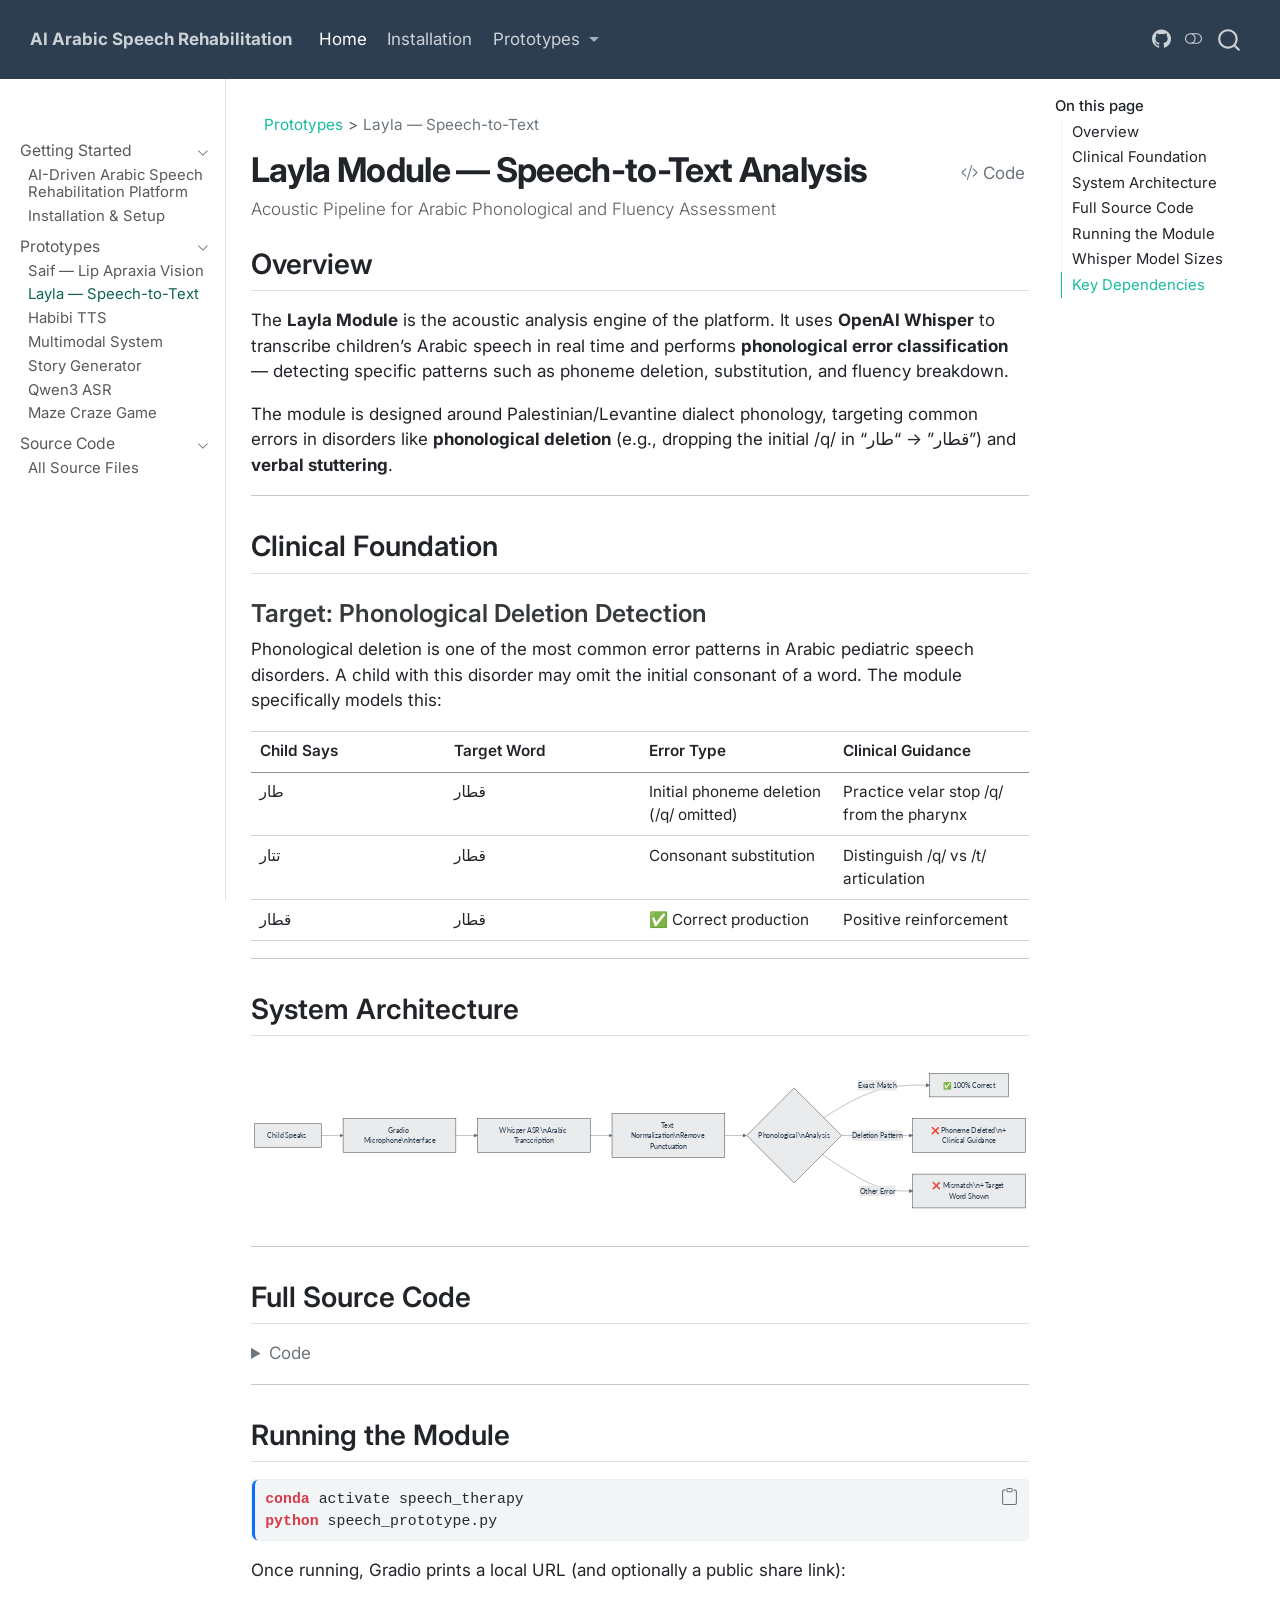
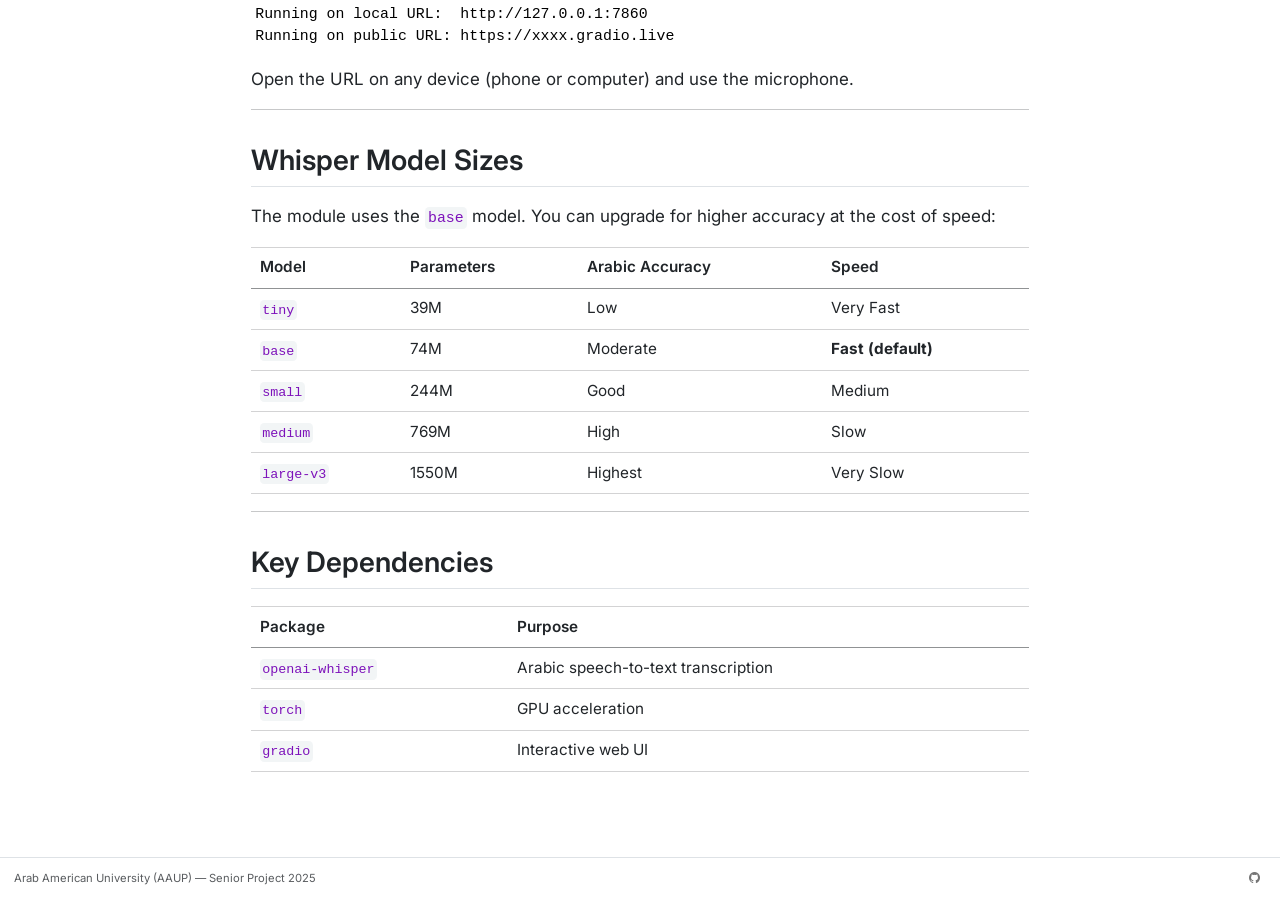
<file: docs/site/prototypes/speech-module.html>
<!DOCTYPE html>
<html xmlns="http://www.w3.org/1999/xhtml" lang="en" xml:lang="en"><head>

<meta charset="utf-8">
<meta name="generator" content="quarto-1.9.38">

<meta name="viewport" content="width=device-width, initial-scale=1.0, user-scalable=yes">


<title>Layla Module — Speech-to-Text Analysis – AI Arabic Speech Rehabilitation</title>
<style>
/* Default styles provided by pandoc.
** See https://pandoc.org/MANUAL.html#variables-for-html for config info.
*/
code{white-space: pre-wrap;}
span.smallcaps{font-variant: small-caps;}
div.columns{display: flex; gap: min(4vw, 1.5em);}
div.column{flex: auto; overflow-x: auto;}
div.hanging-indent{margin-left: 1.5em; text-indent: -1.5em;}
ul.task-list{list-style: none;}
ul.task-list li input[type="checkbox"] {
  width: 0.8em;
  margin: 0 0.8em 0.2em -1em; /* quarto-specific, see https://github.com/quarto-dev/quarto-cli/issues/4556 */ 
  vertical-align: middle;
}
/* CSS for syntax highlighting */
html { -webkit-text-size-adjust: 100%; }
pre > code.sourceCode { white-space: pre; position: relative; }
pre > code.sourceCode > span { display: inline-block; line-height: 1.25; }
pre > code.sourceCode > span:empty { height: 1.2em; }
.sourceCode { overflow: visible; }
code.sourceCode > span { color: inherit; text-decoration: inherit; }
div.sourceCode { margin: 1em 0; }
pre.sourceCode { margin: 0; }
@media screen {
div.sourceCode { overflow: auto; }
}
@media print {
pre > code.sourceCode { white-space: pre-wrap; }
pre > code.sourceCode > span { text-indent: -5em; padding-left: 5em; }
}
pre.numberSource code
  { counter-reset: source-line 0; }
pre.numberSource code > span
  { position: relative; left: -4em; counter-increment: source-line; }
pre.numberSource code > span > a:first-child::before
  { content: counter(source-line);
    position: relative; left: -1em; text-align: right; vertical-align: baseline;
    border: none; display: inline-block;
    -webkit-touch-callout: none; -webkit-user-select: none;
    -khtml-user-select: none; -moz-user-select: none;
    -ms-user-select: none; user-select: none;
    padding: 0 4px; width: 4em;
  }
pre.numberSource { margin-left: 3em;  padding-left: 4px; }
div.sourceCode
  {   }
@media screen {
pre > code.sourceCode > span > a:first-child::before { text-decoration: underline; }
}
</style>


<script src="../site_libs/quarto-nav/quarto-nav.js"></script>
<script src="../site_libs/quarto-nav/headroom.min.js"></script>
<script src="../site_libs/clipboard/clipboard.min.js"></script>
<script src="../site_libs/quarto-search/autocomplete.umd.js"></script>
<script src="../site_libs/quarto-search/fuse.min.js"></script>
<script src="../site_libs/quarto-search/quarto-search.js"></script>
<meta name="quarto:offset" content="../">
<link href="../assets/favicon.ico" rel="icon">
<script src="../site_libs/quarto-html/quarto.js" type="module"></script>
<script src="../site_libs/quarto-html/tabsets/tabsets.js" type="module"></script>
<script src="../site_libs/quarto-html/popper.min.js"></script>
<script src="../site_libs/quarto-html/tippy.umd.min.js"></script>
<script src="../site_libs/quarto-html/anchor.min.js"></script>
<link href="../site_libs/quarto-html/tippy.css" rel="stylesheet">
<link href="../site_libs/quarto-html/quarto-syntax-highlighting-de63f62b328812d8e578a4d74e282472.css" rel="stylesheet" class="quarto-color-scheme" id="quarto-text-highlighting-styles">
<link href="../site_libs/quarto-html/quarto-syntax-highlighting-dark-6b6957c917596b414ec0b78690761e87.css" rel="stylesheet" class="quarto-color-scheme quarto-color-alternate" id="quarto-text-highlighting-styles">
<link href="../site_libs/quarto-html/quarto-syntax-highlighting-de63f62b328812d8e578a4d74e282472.css" rel="stylesheet" class="quarto-color-scheme-extra" id="quarto-text-highlighting-styles">
<script src="../site_libs/bootstrap/bootstrap.min.js"></script>
<link href="../site_libs/bootstrap/bootstrap-icons.css" rel="stylesheet">
<link href="../site_libs/bootstrap/bootstrap-7e84c5f4eb4d3efe317729a7bdda7fe6.min.css" rel="stylesheet" append-hash="true" class="quarto-color-scheme" id="quarto-bootstrap" data-mode="light">
<link href="../site_libs/bootstrap/bootstrap-dark-70d92981cf4513a1d3bfdb49ab6df68f.min.css" rel="stylesheet" append-hash="true" class="quarto-color-scheme quarto-color-alternate" id="quarto-bootstrap" data-mode="dark">
<link href="../site_libs/bootstrap/bootstrap-7e84c5f4eb4d3efe317729a7bdda7fe6.min.css" rel="stylesheet" append-hash="true" class="quarto-color-scheme-extra" id="quarto-bootstrap" data-mode="light">
<script id="quarto-search-options" type="application/json">{
  "location": "navbar",
  "copy-button": false,
  "collapse-after": 3,
  "panel-placement": "end",
  "type": "overlay",
  "limit": 50,
  "keyboard-shortcut": [
    "f",
    "/",
    "s"
  ],
  "show-item-context": false,
  "language": {
    "search-no-results-text": "No results",
    "search-matching-documents-text": "matching documents",
    "search-copy-link-title": "Copy link to search",
    "search-hide-matches-text": "Hide additional matches",
    "search-more-match-text": "more match in this document",
    "search-more-matches-text": "more matches in this document",
    "search-clear-button-title": "Clear",
    "search-text-placeholder": "",
    "search-detached-cancel-button-title": "Cancel",
    "search-submit-button-title": "Submit",
    "search-label": "Search"
  }
}</script>
<script src="../site_libs/quarto-diagram/mermaid.min.js"></script>
<script src="../site_libs/quarto-diagram/mermaid-init.js"></script>
<link href="../site_libs/quarto-diagram/mermaid.css" rel="stylesheet">


<link rel="stylesheet" href="../styles.css">
</head>

<body class="nav-sidebar docked nav-fixed quarto-light"><script id="quarto-html-before-body" type="application/javascript">
    const toggleBodyColorMode = (bsSheetEl) => {
      const mode = bsSheetEl.getAttribute("data-mode");
      const bodyEl = window.document.querySelector("body");
      if (mode === "dark") {
        bodyEl.classList.add("quarto-dark");
        bodyEl.classList.remove("quarto-light");
      } else {
        bodyEl.classList.add("quarto-light");
        bodyEl.classList.remove("quarto-dark");
      }
    }
    const toggleBodyColorPrimary = () => {
      const bsSheetEl = window.document.querySelector("link#quarto-bootstrap:not([rel=disabled-stylesheet])");
      if (bsSheetEl) {
        toggleBodyColorMode(bsSheetEl);
      }
    }
    const setColorSchemeToggle = (alternate) => {
      const toggles = window.document.querySelectorAll('.quarto-color-scheme-toggle');
      for (let i=0; i < toggles.length; i++) {
        const toggle = toggles[i];
        if (toggle) {
          if (alternate) {
            toggle.classList.add("alternate");
          } else {
            toggle.classList.remove("alternate");
          }
        }
      }
    };
    const toggleColorMode = (alternate) => {
      // Switch the stylesheets
      const primaryStylesheets = window.document.querySelectorAll('link.quarto-color-scheme:not(.quarto-color-alternate)');
      const alternateStylesheets = window.document.querySelectorAll('link.quarto-color-scheme.quarto-color-alternate');
      manageTransitions('#quarto-margin-sidebar .nav-link', false);
      if (alternate) {
        // note: dark is layered on light, we don't disable primary!
        enableStylesheet(alternateStylesheets);
        for (const sheetNode of alternateStylesheets) {
          if (sheetNode.id === "quarto-bootstrap") {
            toggleBodyColorMode(sheetNode);
          }
        }
      } else {
        disableStylesheet(alternateStylesheets);
        enableStylesheet(primaryStylesheets)
        toggleBodyColorPrimary();
      }
      manageTransitions('#quarto-margin-sidebar .nav-link', true);
      // Switch the toggles
      setColorSchemeToggle(alternate)
      // Hack to workaround the fact that safari doesn't
      // properly recolor the scrollbar when toggling (#1455)
      if (navigator.userAgent.indexOf('Safari') > 0 && navigator.userAgent.indexOf('Chrome') == -1) {
        manageTransitions("body", false);
        window.scrollTo(0, 1);
        setTimeout(() => {
          window.scrollTo(0, 0);
          manageTransitions("body", true);
        }, 40);
      }
    }
    const disableStylesheet = (stylesheets) => {
      for (let i=0; i < stylesheets.length; i++) {
        const stylesheet = stylesheets[i];
        stylesheet.rel = 'disabled-stylesheet';
      }
    }
    const enableStylesheet = (stylesheets) => {
      for (let i=0; i < stylesheets.length; i++) {
        const stylesheet = stylesheets[i];
        if(stylesheet.rel !== 'stylesheet') { // for Chrome, which will still FOUC without this check
          stylesheet.rel = 'stylesheet';
        }
      }
    }
    const manageTransitions = (selector, allowTransitions) => {
      const els = window.document.querySelectorAll(selector);
      for (let i=0; i < els.length; i++) {
        const el = els[i];
        if (allowTransitions) {
          el.classList.remove('notransition');
        } else {
          el.classList.add('notransition');
        }
      }
    }
    const isFileUrl = () => {
      return window.location.protocol === 'file:';
    }
    const hasAlternateSentinel = () => {
      let styleSentinel = getColorSchemeSentinel();
      if (styleSentinel !== null) {
        return styleSentinel === "alternate";
      } else {
        return false;
      }
    }
    const setStyleSentinel = (alternate) => {
      const value = alternate ? "alternate" : "default";
      if (!isFileUrl()) {
        window.localStorage.setItem("quarto-color-scheme", value);
      } else {
        localAlternateSentinel = value;
      }
    }
    const getColorSchemeSentinel = () => {
      if (!isFileUrl()) {
        const storageValue = window.localStorage.getItem("quarto-color-scheme");
        return storageValue != null ? storageValue : localAlternateSentinel;
      } else {
        return localAlternateSentinel;
      }
    }
    const toggleGiscusIfUsed = (isAlternate, darkModeDefault) => {
      const baseTheme = document.querySelector('#giscus-base-theme')?.value ?? 'light';
      const alternateTheme = document.querySelector('#giscus-alt-theme')?.value ?? 'dark';
      let newTheme = '';
      if(authorPrefersDark) {
        newTheme = isAlternate ? baseTheme : alternateTheme;
      } else {
        newTheme = isAlternate ? alternateTheme : baseTheme;
      }
      const changeGiscusTheme = () => {
        // From: https://github.com/giscus/giscus/issues/336
        const sendMessage = (message) => {
          const iframe = document.querySelector('iframe.giscus-frame');
          if (!iframe) return;
          iframe.contentWindow.postMessage({ giscus: message }, 'https://giscus.app');
        }
        sendMessage({
          setConfig: {
            theme: newTheme
          }
        });
      }
      const isGiscussLoaded = window.document.querySelector('iframe.giscus-frame') !== null;
      if (isGiscussLoaded) {
        changeGiscusTheme();
      }
    };
    const authorPrefersDark = false;
    const darkModeDefault = authorPrefersDark;
      document.querySelector('link#quarto-text-highlighting-styles.quarto-color-scheme-extra').rel = 'disabled-stylesheet';
      document.querySelector('link#quarto-bootstrap.quarto-color-scheme-extra').rel = 'disabled-stylesheet';
    let localAlternateSentinel = darkModeDefault ? 'alternate' : 'default';
    // Dark / light mode switch
    window.quartoToggleColorScheme = () => {
      // Read the current dark / light value
      let toAlternate = !hasAlternateSentinel();
      toggleColorMode(toAlternate);
      setStyleSentinel(toAlternate);
      toggleGiscusIfUsed(toAlternate, darkModeDefault);
      window.dispatchEvent(new Event('resize'));
    };
    // Switch to dark mode if need be
    if (hasAlternateSentinel()) {
      toggleColorMode(true);
    } else {
      toggleColorMode(false);
    }
  </script>

<div id="quarto-search-results"></div>
  <header id="quarto-header" class="headroom fixed-top">
    <nav class="navbar navbar-expand-lg " data-bs-theme="dark">
      <div class="navbar-container container-fluid">
      <div class="navbar-brand-container mx-auto">
    <a class="navbar-brand" href="../index.html">
    <span class="navbar-title">AI Arabic Speech Rehabilitation</span>
    </a>
  </div>
            <div id="quarto-search" class="" title="Search"></div>
          <button class="navbar-toggler" type="button" data-bs-toggle="collapse" data-bs-target="#navbarCollapse" aria-controls="navbarCollapse" role="menu" aria-expanded="false" aria-label="Toggle navigation" onclick="if (window.quartoToggleHeadroom) { window.quartoToggleHeadroom(); }">
  <span class="navbar-toggler-icon"></span>
</button>
          <div class="collapse navbar-collapse" id="navbarCollapse">
            <ul class="navbar-nav navbar-nav-scroll me-auto">
  <li class="nav-item">
    <a class="nav-link active" href="../index.html" aria-current="page"> 
<span class="menu-text">Home</span></a>
  </li>  
  <li class="nav-item">
    <a class="nav-link" href="../installation.html"> 
<span class="menu-text">Installation</span></a>
  </li>  
  <li class="nav-item dropdown ">
    <a class="nav-link dropdown-toggle" href="#" id="nav-menu-prototypes" role="link" data-bs-toggle="dropdown" aria-expanded="false">
 <span class="menu-text">Prototypes</span>
    </a>
    <ul class="dropdown-menu" aria-labelledby="nav-menu-prototypes">    
        <li>
    <a class="dropdown-item" href="../prototypes/lips-module.html">
 <span class="dropdown-text">Saif — Lip Apraxia Vision</span></a>
  </li>  
        <li>
    <a class="dropdown-item" href="../prototypes/speech-module.html">
 <span class="dropdown-text">Layla — Speech-to-Text (Whisper)</span></a>
  </li>  
        <li>
    <a class="dropdown-item" href="../prototypes/tts-module.html">
 <span class="dropdown-text">Habibi TTS — Arabic Speech Synthesis</span></a>
  </li>  
        <li>
    <a class="dropdown-item" href="../prototypes/multimodal.html">
 <span class="dropdown-text">Multimodal System</span></a>
  </li>  
        <li>
    <a class="dropdown-item" href="../prototypes/story-generator.html">
 <span class="dropdown-text">Story Generator (Qwen)</span></a>
  </li>  
        <li>
    <a class="dropdown-item" href="../prototypes/qwen-asr.html">
 <span class="dropdown-text">Qwen3 ASR</span></a>
  </li>  
        <li>
    <a class="dropdown-item" href="../prototypes/maze-game.html">
 <span class="dropdown-text">Maze Craze Game</span></a>
  </li>  
    </ul>
  </li>
</ul>
            <ul class="navbar-nav navbar-nav-scroll ms-auto">
  <li class="nav-item compact">
    <a class="nav-link" href="https://github.com"> <i class="bi bi-github" role="img">
</i> 
<span class="menu-text"></span></a>
  </li>  
</ul>
          </div> <!-- /navcollapse -->
            <div class="quarto-navbar-tools">
  <a href="" class="quarto-color-scheme-toggle quarto-navigation-tool  px-1" onclick="window.quartoToggleColorScheme(); return false;" title="Toggle dark mode"><i class="bi"></i></a>
</div>
      </div> <!-- /container-fluid -->
    </nav>
  <nav class="quarto-secondary-nav">
    <div class="container-fluid d-flex">
      <button type="button" class="quarto-btn-toggle btn" data-bs-toggle="collapse" role="button" data-bs-target=".quarto-sidebar-collapse-item" aria-controls="quarto-sidebar" aria-expanded="false" aria-label="Toggle sidebar navigation" onclick="if (window.quartoToggleHeadroom) { window.quartoToggleHeadroom(); }">
        <i class="bi bi-layout-text-sidebar-reverse"></i>
      </button>
        <nav class="quarto-page-breadcrumbs" aria-label="breadcrumb"><ol class="breadcrumb"><li class="breadcrumb-item"><a href="../prototypes/lips-module.html">Prototypes</a></li><li class="breadcrumb-item"><a href="../prototypes/speech-module.html">Layla — Speech-to-Text</a></li></ol></nav>
        <a class="flex-grow-1" role="navigation" data-bs-toggle="collapse" data-bs-target=".quarto-sidebar-collapse-item" aria-controls="quarto-sidebar" aria-expanded="false" aria-label="Toggle sidebar navigation" onclick="if (window.quartoToggleHeadroom) { window.quartoToggleHeadroom(); }">      
        </a>
      <button type="button" class="btn quarto-search-button" aria-label="Search" onclick="window.quartoOpenSearch();">
        <i class="bi bi-search"></i>
      </button>
    </div>
  </nav>
</header>
<!-- content -->
<div id="quarto-content" class="quarto-container page-columns page-rows-contents page-layout-article page-navbar">
<!-- sidebar -->
  <nav id="quarto-sidebar" class="sidebar collapse collapse-horizontal quarto-sidebar-collapse-item sidebar-navigation docked overflow-auto">
        <div class="mt-2 flex-shrink-0 align-items-center">
        <div class="sidebar-search">
        <div id="quarto-search" class="" title="Search"></div>
        </div>
        </div>
    <div class="sidebar-menu-container"> 
    <ul class="list-unstyled mt-1">
        <li class="sidebar-item sidebar-item-section">
      <div class="sidebar-item-container"> 
            <a class="sidebar-item-text sidebar-link text-start" data-bs-toggle="collapse" data-bs-target="#quarto-sidebar-section-1" role="navigation" aria-expanded="true">
 <span class="menu-text">Getting Started</span></a>
          <a class="sidebar-item-toggle text-start" data-bs-toggle="collapse" data-bs-target="#quarto-sidebar-section-1" role="navigation" aria-expanded="true" aria-label="Toggle section">
            <i class="bi bi-chevron-right ms-2"></i>
          </a> 
      </div>
      <ul id="quarto-sidebar-section-1" class="collapse list-unstyled sidebar-section depth1 show">  
          <li class="sidebar-item">
  <div class="sidebar-item-container"> 
  <a href="../index.html" class="sidebar-item-text sidebar-link">
 <span class="menu-text">AI-Driven Arabic Speech Rehabilitation Platform</span></a>
  </div>
</li>
          <li class="sidebar-item">
  <div class="sidebar-item-container"> 
  <a href="../installation.html" class="sidebar-item-text sidebar-link">
 <span class="menu-text">Installation &amp; Setup</span></a>
  </div>
</li>
      </ul>
  </li>
        <li class="sidebar-item sidebar-item-section">
      <div class="sidebar-item-container"> 
            <a class="sidebar-item-text sidebar-link text-start" data-bs-toggle="collapse" data-bs-target="#quarto-sidebar-section-2" role="navigation" aria-expanded="true">
 <span class="menu-text">Prototypes</span></a>
          <a class="sidebar-item-toggle text-start" data-bs-toggle="collapse" data-bs-target="#quarto-sidebar-section-2" role="navigation" aria-expanded="true" aria-label="Toggle section">
            <i class="bi bi-chevron-right ms-2"></i>
          </a> 
      </div>
      <ul id="quarto-sidebar-section-2" class="collapse list-unstyled sidebar-section depth1 show">  
          <li class="sidebar-item">
  <div class="sidebar-item-container"> 
  <a href="../prototypes/lips-module.html" class="sidebar-item-text sidebar-link">
 <span class="menu-text">Saif — Lip Apraxia Vision</span></a>
  </div>
</li>
          <li class="sidebar-item">
  <div class="sidebar-item-container"> 
  <a href="../prototypes/speech-module.html" class="sidebar-item-text sidebar-link active">
 <span class="menu-text">Layla — Speech-to-Text</span></a>
  </div>
</li>
          <li class="sidebar-item">
  <div class="sidebar-item-container"> 
  <a href="../prototypes/tts-module.html" class="sidebar-item-text sidebar-link">
 <span class="menu-text">Habibi TTS</span></a>
  </div>
</li>
          <li class="sidebar-item">
  <div class="sidebar-item-container"> 
  <a href="../prototypes/multimodal.html" class="sidebar-item-text sidebar-link">
 <span class="menu-text">Multimodal System</span></a>
  </div>
</li>
          <li class="sidebar-item">
  <div class="sidebar-item-container"> 
  <a href="../prototypes/story-generator.html" class="sidebar-item-text sidebar-link">
 <span class="menu-text">Story Generator</span></a>
  </div>
</li>
          <li class="sidebar-item">
  <div class="sidebar-item-container"> 
  <a href="../prototypes/qwen-asr.html" class="sidebar-item-text sidebar-link">
 <span class="menu-text">Qwen3 ASR</span></a>
  </div>
</li>
          <li class="sidebar-item">
  <div class="sidebar-item-container"> 
  <a href="../prototypes/maze-game.html" class="sidebar-item-text sidebar-link">
 <span class="menu-text">Maze Craze Game</span></a>
  </div>
</li>
      </ul>
  </li>
        <li class="sidebar-item sidebar-item-section">
      <div class="sidebar-item-container"> 
            <a class="sidebar-item-text sidebar-link text-start" data-bs-toggle="collapse" data-bs-target="#quarto-sidebar-section-3" role="navigation" aria-expanded="true">
 <span class="menu-text">Source Code</span></a>
          <a class="sidebar-item-toggle text-start" data-bs-toggle="collapse" data-bs-target="#quarto-sidebar-section-3" role="navigation" aria-expanded="true" aria-label="Toggle section">
            <i class="bi bi-chevron-right ms-2"></i>
          </a> 
      </div>
      <ul id="quarto-sidebar-section-3" class="collapse list-unstyled sidebar-section depth1 show">  
          <li class="sidebar-item">
  <div class="sidebar-item-container"> 
  <a href="../code/index.html" class="sidebar-item-text sidebar-link">
 <span class="menu-text">All Source Files</span></a>
  </div>
</li>
      </ul>
  </li>
    </ul>
    </div>
</nav>
<div id="quarto-sidebar-glass" class="quarto-sidebar-collapse-item" data-bs-toggle="collapse" data-bs-target=".quarto-sidebar-collapse-item"></div>
<!-- margin-sidebar -->
    <div id="quarto-margin-sidebar" class="sidebar margin-sidebar">
        <nav id="TOC" role="doc-toc" class="toc-active">
    <h2 id="toc-title">On this page</h2>
   
  <ul>
  <li><a href="#overview" id="toc-overview" class="nav-link active" data-scroll-target="#overview">Overview</a></li>
  <li><a href="#clinical-foundation" id="toc-clinical-foundation" class="nav-link" data-scroll-target="#clinical-foundation">Clinical Foundation</a>
  <ul class="collapse">
  <li><a href="#target-phonological-deletion-detection" id="toc-target-phonological-deletion-detection" class="nav-link" data-scroll-target="#target-phonological-deletion-detection">Target: Phonological Deletion Detection</a></li>
  </ul></li>
  <li><a href="#system-architecture" id="toc-system-architecture" class="nav-link" data-scroll-target="#system-architecture">System Architecture</a></li>
  <li><a href="#full-source-code" id="toc-full-source-code" class="nav-link" data-scroll-target="#full-source-code">Full Source Code</a></li>
  <li><a href="#running-the-module" id="toc-running-the-module" class="nav-link" data-scroll-target="#running-the-module">Running the Module</a></li>
  <li><a href="#whisper-model-sizes" id="toc-whisper-model-sizes" class="nav-link" data-scroll-target="#whisper-model-sizes">Whisper Model Sizes</a></li>
  <li><a href="#key-dependencies" id="toc-key-dependencies" class="nav-link" data-scroll-target="#key-dependencies">Key Dependencies</a></li>
  </ul>
</nav>
    </div>
<!-- main -->
<main class="content" id="quarto-document-content">


<header id="title-block-header" class="quarto-title-block default"><nav class="quarto-page-breadcrumbs quarto-title-breadcrumbs d-none d-lg-block" aria-label="breadcrumb"><ol class="breadcrumb"><li class="breadcrumb-item"><a href="../prototypes/lips-module.html">Prototypes</a></li><li class="breadcrumb-item"><a href="../prototypes/speech-module.html">Layla — Speech-to-Text</a></li></ol></nav>
<div class="quarto-title">
<div class="quarto-title-block"><div><h1 class="title">Layla Module — Speech-to-Text Analysis</h1><button type="button" class="btn code-tools-button" id="quarto-code-tools-source"><i class="bi"></i> Code</button></div></div>
<p class="subtitle lead">Acoustic Pipeline for Arabic Phonological and Fluency Assessment</p>
</div>



<div class="quarto-title-meta">

    
  
    
  </div>
  


</header>


<section id="overview" class="level2">
<h2 class="anchored" data-anchor-id="overview">Overview</h2>
<p>The <strong>Layla Module</strong> is the acoustic analysis engine of the platform. It uses <strong>OpenAI Whisper</strong> to transcribe children’s Arabic speech in real time and performs <strong>phonological error classification</strong> — detecting specific patterns such as phoneme deletion, substitution, and fluency breakdown.</p>
<p>The module is designed around Palestinian/Levantine dialect phonology, targeting common errors in disorders like <strong>phonological deletion</strong> (e.g., dropping the initial /q/ in “قطار” → “طار”) and <strong>verbal stuttering</strong>.</p>
<hr>
</section>
<section id="clinical-foundation" class="level2">
<h2 class="anchored" data-anchor-id="clinical-foundation">Clinical Foundation</h2>
<section id="target-phonological-deletion-detection" class="level3">
<h3 class="anchored" data-anchor-id="target-phonological-deletion-detection">Target: Phonological Deletion Detection</h3>
<p>Phonological deletion is one of the most common error patterns in Arabic pediatric speech disorders. A child with this disorder may omit the initial consonant of a word. The module specifically models this:</p>
<table class="caption-top table">
<colgroup>
<col style="width: 25%">
<col style="width: 25%">
<col style="width: 25%">
<col style="width: 25%">
</colgroup>
<thead>
<tr class="header">
<th>Child Says</th>
<th>Target Word</th>
<th>Error Type</th>
<th>Clinical Guidance</th>
</tr>
</thead>
<tbody>
<tr class="odd">
<td>طار</td>
<td>قطار</td>
<td>Initial phoneme deletion (/q/ omitted)</td>
<td>Practice velar stop /q/ from the pharynx</td>
</tr>
<tr class="even">
<td>تتار</td>
<td>قطار</td>
<td>Consonant substitution</td>
<td>Distinguish /q/ vs /t/ articulation</td>
</tr>
<tr class="odd">
<td>قطار</td>
<td>قطار</td>
<td>✅ Correct production</td>
<td>Positive reinforcement</td>
</tr>
</tbody>
</table>
<hr>
</section>
</section>
<section id="system-architecture" class="level2">
<h2 class="anchored" data-anchor-id="system-architecture">System Architecture</h2>
<div class="cell" data-layout-align="default">
<div class="cell-output-display">
<div>
<p></p><figure class="figure"><p></p>
<div>
<pre class="mermaid mermaid-js">flowchart LR
    A[Child Speaks] --&gt; B[Gradio Microphone\nInterface]
    B --&gt; C[Whisper ASR\nArabic Transcription]
    C --&gt; D[Text Normalization\nRemove Punctuation]
    D --&gt; E{Phonological\nAnalysis}
    E --&gt;|Exact Match| F[✅ 100% Correct]
    E --&gt;|Deletion Pattern| G[❌ Phoneme Deleted\n+ Clinical Guidance]
    E --&gt;|Other Error| H[❌ Mismatch\n+ Target Word Shown]
</pre>
</div>
<p></p></figure><p></p>
</div>
</div>
</div>
<hr>
</section>
<section id="full-source-code" class="level2">
<h2 class="anchored" data-anchor-id="full-source-code">Full Source Code</h2>
<div id="2329f84b" class="cell">
<div class="code-with-filename">
<details class="code-fold">
<summary>Code</summary>
<div class="code-with-filename-file">
<pre><strong>speech_prototype.py</strong></pre>
</div>
<div class="code-copy-outer-scaffold"><div class="sourceCode cell-code" id="cb1"><pre class="sourceCode python code-with-copy"><code class="sourceCode python"><span id="cb1-1"><a href="#cb1-1" aria-hidden="true" tabindex="-1"></a><span class="im">import</span> gradio <span class="im">as</span> gr</span>
<span id="cb1-2"><a href="#cb1-2" aria-hidden="true" tabindex="-1"></a><span class="im">import</span> whisper</span>
<span id="cb1-3"><a href="#cb1-3" aria-hidden="true" tabindex="-1"></a><span class="im">import</span> torch</span>
<span id="cb1-4"><a href="#cb1-4" aria-hidden="true" tabindex="-1"></a></span>
<span id="cb1-5"><a href="#cb1-5" aria-hidden="true" tabindex="-1"></a><span class="co"># 1. Detect GPU and load model on best available device</span></span>
<span id="cb1-6"><a href="#cb1-6" aria-hidden="true" tabindex="-1"></a>device <span class="op">=</span> <span class="st">"cuda"</span> <span class="cf">if</span> torch.cuda.is_available() <span class="cf">else</span> <span class="st">"cpu"</span></span>
<span id="cb1-7"><a href="#cb1-7" aria-hidden="true" tabindex="-1"></a><span class="bu">print</span>(<span class="ss">f"Loading Whisper model on (</span><span class="sc">{</span>device<span class="sc">}</span><span class="ss">)..."</span>)</span>
<span id="cb1-8"><a href="#cb1-8" aria-hidden="true" tabindex="-1"></a></span>
<span id="cb1-9"><a href="#cb1-9" aria-hidden="true" tabindex="-1"></a><span class="co"># Base model — optimal balance between speed and Arabic phoneme accuracy</span></span>
<span id="cb1-10"><a href="#cb1-10" aria-hidden="true" tabindex="-1"></a>model <span class="op">=</span> whisper.load_model(<span class="st">"base"</span>, device<span class="op">=</span>device)</span>
<span id="cb1-11"><a href="#cb1-11" aria-hidden="true" tabindex="-1"></a><span class="bu">print</span>(<span class="st">"Model loaded successfully!"</span>)</span>
<span id="cb1-12"><a href="#cb1-12" aria-hidden="true" tabindex="-1"></a></span>
<span id="cb1-13"><a href="#cb1-13" aria-hidden="true" tabindex="-1"></a><span class="co"># 2. Define the target word for the current therapy session</span></span>
<span id="cb1-14"><a href="#cb1-14" aria-hidden="true" tabindex="-1"></a>TARGET_WORD <span class="op">=</span> <span class="st">"قطار"</span>  <span class="co"># Example: "Qitar" (Train)</span></span>
<span id="cb1-15"><a href="#cb1-15" aria-hidden="true" tabindex="-1"></a></span>
<span id="cb1-16"><a href="#cb1-16" aria-hidden="true" tabindex="-1"></a><span class="kw">def</span> check_arabic_speech(audio_file_path):</span>
<span id="cb1-17"><a href="#cb1-17" aria-hidden="true" tabindex="-1"></a>    <span class="cf">if</span> <span class="kw">not</span> audio_file_path:</span>
<span id="cb1-18"><a href="#cb1-18" aria-hidden="true" tabindex="-1"></a>        <span class="cf">return</span> <span class="st">"⚠️ Please press the microphone and record your voice first!"</span></span>
<span id="cb1-19"><a href="#cb1-19" aria-hidden="true" tabindex="-1"></a></span>
<span id="cb1-20"><a href="#cb1-20" aria-hidden="true" tabindex="-1"></a>    <span class="cf">try</span>:</span>
<span id="cb1-21"><a href="#cb1-21" aria-hidden="true" tabindex="-1"></a>        <span class="co"># 3. Run Whisper with forced Arabic language decoding</span></span>
<span id="cb1-22"><a href="#cb1-22" aria-hidden="true" tabindex="-1"></a>        <span class="co"># language="ar" prevents transliteration to Latin script</span></span>
<span id="cb1-23"><a href="#cb1-23" aria-hidden="true" tabindex="-1"></a>        result <span class="op">=</span> model.transcribe(audio_file_path, language<span class="op">=</span><span class="st">"ar"</span>, task<span class="op">=</span><span class="st">"transcribe"</span>)</span>
<span id="cb1-24"><a href="#cb1-24" aria-hidden="true" tabindex="-1"></a>        transcribed_text <span class="op">=</span> result[<span class="st">"text"</span>].strip()</span>
<span id="cb1-25"><a href="#cb1-25" aria-hidden="true" tabindex="-1"></a></span>
<span id="cb1-26"><a href="#cb1-26" aria-hidden="true" tabindex="-1"></a>        <span class="co"># 4. Normalize: remove punctuation, keep alphanumeric + spaces</span></span>
<span id="cb1-27"><a href="#cb1-27" aria-hidden="true" tabindex="-1"></a>        clean_text <span class="op">=</span> <span class="st">""</span>.join(</span>
<span id="cb1-28"><a href="#cb1-28" aria-hidden="true" tabindex="-1"></a>            c <span class="cf">for</span> c <span class="kw">in</span> transcribed_text <span class="cf">if</span> c.isalnum() <span class="kw">or</span> c.isspace()</span>
<span id="cb1-29"><a href="#cb1-29" aria-hidden="true" tabindex="-1"></a>        ).strip()</span>
<span id="cb1-30"><a href="#cb1-30" aria-hidden="true" tabindex="-1"></a></span>
<span id="cb1-31"><a href="#cb1-31" aria-hidden="true" tabindex="-1"></a>        <span class="co"># 5. Phonological analysis and clinical feedback</span></span>
<span id="cb1-32"><a href="#cb1-32" aria-hidden="true" tabindex="-1"></a>        <span class="cf">if</span> clean_text <span class="op">==</span> TARGET_WORD:</span>
<span id="cb1-33"><a href="#cb1-33" aria-hidden="true" tabindex="-1"></a>            <span class="cf">return</span> <span class="ss">f"✅ Excellent! Correct pronunciation 100%!</span><span class="ch">\n</span><span class="ss">Spoken word: [</span><span class="sc">{</span>clean_text<span class="sc">}</span><span class="ss">]"</span></span>
<span id="cb1-34"><a href="#cb1-34" aria-hidden="true" tabindex="-1"></a></span>
<span id="cb1-35"><a href="#cb1-35" aria-hidden="true" tabindex="-1"></a>        <span class="co"># Detect initial phoneme deletion (child says طار instead of قطار)</span></span>
<span id="cb1-36"><a href="#cb1-36" aria-hidden="true" tabindex="-1"></a>        <span class="cf">elif</span> <span class="st">"طار"</span> <span class="kw">in</span> clean_text <span class="kw">or</span> <span class="st">"تتار"</span> <span class="kw">in</span> clean_text:</span>
<span id="cb1-37"><a href="#cb1-37" aria-hidden="true" tabindex="-1"></a>            <span class="cf">return</span> (</span>
<span id="cb1-38"><a href="#cb1-38" aria-hidden="true" tabindex="-1"></a>                <span class="ss">f"❌ Phonological deletion detected (initial consonant dropped)!</span><span class="ch">\n</span><span class="ss">"</span></span>
<span id="cb1-39"><a href="#cb1-39" aria-hidden="true" tabindex="-1"></a>                <span class="ss">f"Spoken: [</span><span class="sc">{</span>clean_text<span class="sc">}</span><span class="ss">]</span><span class="ch">\n</span><span class="ss">"</span></span>
<span id="cb1-40"><a href="#cb1-40" aria-hidden="true" tabindex="-1"></a>                <span class="ss">f"Guidance: Try producing the /q/ sound forcefully from the back of the throat."</span></span>
<span id="cb1-41"><a href="#cb1-41" aria-hidden="true" tabindex="-1"></a>            )</span>
<span id="cb1-42"><a href="#cb1-42" aria-hidden="true" tabindex="-1"></a></span>
<span id="cb1-43"><a href="#cb1-43" aria-hidden="true" tabindex="-1"></a>        <span class="cf">else</span>:</span>
<span id="cb1-44"><a href="#cb1-44" aria-hidden="true" tabindex="-1"></a>            <span class="cf">return</span> (</span>
<span id="cb1-45"><a href="#cb1-45" aria-hidden="true" tabindex="-1"></a>                <span class="ss">f"❌ Pronunciation does not match target.</span><span class="ch">\n</span><span class="ss">"</span></span>
<span id="cb1-46"><a href="#cb1-46" aria-hidden="true" tabindex="-1"></a>                <span class="ss">f"Heard: [</span><span class="sc">{</span>clean_text<span class="sc">}</span><span class="ss">]</span><span class="ch">\n</span><span class="ss">"</span></span>
<span id="cb1-47"><a href="#cb1-47" aria-hidden="true" tabindex="-1"></a>                <span class="ss">f"Target: [</span><span class="sc">{</span>TARGET_WORD<span class="sc">}</span><span class="ss">]"</span></span>
<span id="cb1-48"><a href="#cb1-48" aria-hidden="true" tabindex="-1"></a>            )</span>
<span id="cb1-49"><a href="#cb1-49" aria-hidden="true" tabindex="-1"></a></span>
<span id="cb1-50"><a href="#cb1-50" aria-hidden="true" tabindex="-1"></a>    <span class="cf">except</span> <span class="pp">Exception</span> <span class="im">as</span> e:</span>
<span id="cb1-51"><a href="#cb1-51" aria-hidden="true" tabindex="-1"></a>        <span class="cf">return</span> <span class="ss">f"Error processing audio signal: </span><span class="sc">{</span><span class="bu">str</span>(e)<span class="sc">}</span><span class="ss">"</span></span>
<span id="cb1-52"><a href="#cb1-52" aria-hidden="true" tabindex="-1"></a></span>
<span id="cb1-53"><a href="#cb1-53" aria-hidden="true" tabindex="-1"></a></span>
<span id="cb1-54"><a href="#cb1-54" aria-hidden="true" tabindex="-1"></a><span class="co"># 6. Build the Gradio interactive interface</span></span>
<span id="cb1-55"><a href="#cb1-55" aria-hidden="true" tabindex="-1"></a><span class="cf">with</span> gr.Blocks(title<span class="op">=</span><span class="st">"Smart Speech Therapy - AI Audio Unit"</span>) <span class="im">as</span> demo:</span>
<span id="cb1-56"><a href="#cb1-56" aria-hidden="true" tabindex="-1"></a>    gr.Markdown(<span class="st">"# 🎤 Real-Time Arabic Speech Analysis (AI)"</span>)</span>
<span id="cb1-57"><a href="#cb1-57" aria-hidden="true" tabindex="-1"></a>    gr.Markdown(<span class="ss">f"### 🎯 Current Challenge: Pronounce the word **[</span><span class="sc">{</span>TARGET_WORD<span class="sc">}</span><span class="ss">]** clearly"</span>)</span>
<span id="cb1-58"><a href="#cb1-58" aria-hidden="true" tabindex="-1"></a></span>
<span id="cb1-59"><a href="#cb1-59" aria-hidden="true" tabindex="-1"></a>    <span class="cf">with</span> gr.Row():</span>
<span id="cb1-60"><a href="#cb1-60" aria-hidden="true" tabindex="-1"></a>        audio_input <span class="op">=</span> gr.Audio(</span>
<span id="cb1-61"><a href="#cb1-61" aria-hidden="true" tabindex="-1"></a>            sources<span class="op">=</span>[<span class="st">"microphone"</span>],</span>
<span id="cb1-62"><a href="#cb1-62" aria-hidden="true" tabindex="-1"></a>            <span class="bu">type</span><span class="op">=</span><span class="st">"filepath"</span>,</span>
<span id="cb1-63"><a href="#cb1-63" aria-hidden="true" tabindex="-1"></a>            label<span class="op">=</span><span class="st">"Press the microphone and start speaking"</span></span>
<span id="cb1-64"><a href="#cb1-64" aria-hidden="true" tabindex="-1"></a>        )</span>
<span id="cb1-65"><a href="#cb1-65" aria-hidden="true" tabindex="-1"></a></span>
<span id="cb1-66"><a href="#cb1-66" aria-hidden="true" tabindex="-1"></a>    <span class="cf">with</span> gr.Row():</span>
<span id="cb1-67"><a href="#cb1-67" aria-hidden="true" tabindex="-1"></a>        check_btn <span class="op">=</span> gr.Button(<span class="st">"Analyze Speech 🚀"</span>, variant<span class="op">=</span><span class="st">"primary"</span>)</span>
<span id="cb1-68"><a href="#cb1-68" aria-hidden="true" tabindex="-1"></a></span>
<span id="cb1-69"><a href="#cb1-69" aria-hidden="true" tabindex="-1"></a>    <span class="cf">with</span> gr.Row():</span>
<span id="cb1-70"><a href="#cb1-70" aria-hidden="true" tabindex="-1"></a>        output_result <span class="op">=</span> gr.Textbox(</span>
<span id="cb1-71"><a href="#cb1-71" aria-hidden="true" tabindex="-1"></a>            label<span class="op">=</span><span class="st">"Phonological Analysis Result"</span>,</span>
<span id="cb1-72"><a href="#cb1-72" aria-hidden="true" tabindex="-1"></a>            lines<span class="op">=</span><span class="dv">4</span></span>
<span id="cb1-73"><a href="#cb1-73" aria-hidden="true" tabindex="-1"></a>        )</span>
<span id="cb1-74"><a href="#cb1-74" aria-hidden="true" tabindex="-1"></a></span>
<span id="cb1-75"><a href="#cb1-75" aria-hidden="true" tabindex="-1"></a>    check_btn.click(fn<span class="op">=</span>check_arabic_speech, inputs<span class="op">=</span>audio_input, outputs<span class="op">=</span>output_result)</span>
<span id="cb1-76"><a href="#cb1-76" aria-hidden="true" tabindex="-1"></a></span>
<span id="cb1-77"><a href="#cb1-77" aria-hidden="true" tabindex="-1"></a><span class="co"># 7. Launch with share=True for mobile microphone access</span></span>
<span id="cb1-78"><a href="#cb1-78" aria-hidden="true" tabindex="-1"></a><span class="cf">if</span> <span class="va">__name__</span> <span class="op">==</span> <span class="st">"__main__"</span>:</span>
<span id="cb1-79"><a href="#cb1-79" aria-hidden="true" tabindex="-1"></a>    demo.launch(share<span class="op">=</span><span class="va">True</span>)</span></code></pre></div><button title="Copy to Clipboard" class="code-copy-button"><i class="bi"></i></button></div>
</details>
</div>
</div>
<hr>
</section>
<section id="running-the-module" class="level2">
<h2 class="anchored" data-anchor-id="running-the-module">Running the Module</h2>
<div class="code-copy-outer-scaffold"><div class="sourceCode" id="cb2"><pre class="sourceCode bash code-with-copy"><code class="sourceCode bash"><span id="cb2-1"><a href="#cb2-1" aria-hidden="true" tabindex="-1"></a><span class="ex">conda</span> activate speech_therapy</span>
<span id="cb2-2"><a href="#cb2-2" aria-hidden="true" tabindex="-1"></a><span class="ex">python</span> speech_prototype.py</span></code></pre></div><button title="Copy to Clipboard" class="code-copy-button"><i class="bi"></i></button></div>
<p>Once running, Gradio prints a local URL (and optionally a public share link):</p>
<pre><code>Running on local URL:  http://127.0.0.1:7860
Running on public URL: https://xxxx.gradio.live</code></pre>
<p>Open the URL on any device (phone or computer) and use the microphone.</p>
<hr>
</section>
<section id="whisper-model-sizes" class="level2">
<h2 class="anchored" data-anchor-id="whisper-model-sizes">Whisper Model Sizes</h2>
<p>The module uses the <code>base</code> model. You can upgrade for higher accuracy at the cost of speed:</p>
<table class="caption-top table">
<thead>
<tr class="header">
<th>Model</th>
<th>Parameters</th>
<th>Arabic Accuracy</th>
<th>Speed</th>
</tr>
</thead>
<tbody>
<tr class="odd">
<td><code>tiny</code></td>
<td>39M</td>
<td>Low</td>
<td>Very Fast</td>
</tr>
<tr class="even">
<td><code>base</code></td>
<td>74M</td>
<td>Moderate</td>
<td><strong>Fast (default)</strong></td>
</tr>
<tr class="odd">
<td><code>small</code></td>
<td>244M</td>
<td>Good</td>
<td>Medium</td>
</tr>
<tr class="even">
<td><code>medium</code></td>
<td>769M</td>
<td>High</td>
<td>Slow</td>
</tr>
<tr class="odd">
<td><code>large-v3</code></td>
<td>1550M</td>
<td>Highest</td>
<td>Very Slow</td>
</tr>
</tbody>
</table>
<hr>
</section>
<section id="key-dependencies" class="level2">
<h2 class="anchored" data-anchor-id="key-dependencies">Key Dependencies</h2>
<table class="caption-top table">
<thead>
<tr class="header">
<th>Package</th>
<th>Purpose</th>
</tr>
</thead>
<tbody>
<tr class="odd">
<td><code>openai-whisper</code></td>
<td>Arabic speech-to-text transcription</td>
</tr>
<tr class="even">
<td><code>torch</code></td>
<td>GPU acceleration</td>
</tr>
<tr class="odd">
<td><code>gradio</code></td>
<td>Interactive web UI</td>
</tr>
</tbody>
</table>


<!-- -->

</section>

</main> <!-- /main -->
<script id="quarto-html-after-body" type="application/javascript">
  window.document.addEventListener("DOMContentLoaded", function (event) {
    // Ensure there is a toggle, if there isn't float one in the top right
    if (window.document.querySelector('.quarto-color-scheme-toggle') === null) {
      const a = window.document.createElement('a');
      a.classList.add('top-right');
      a.classList.add('quarto-color-scheme-toggle');
      a.href = "";
      a.onclick = function() { try { window.quartoToggleColorScheme(); } catch {} return false; };
      const i = window.document.createElement("i");
      i.classList.add('bi');
      a.appendChild(i);
      window.document.body.appendChild(a);
    }
    setColorSchemeToggle(hasAlternateSentinel())
    const icon = "";
    const anchorJS = new window.AnchorJS();
    anchorJS.options = {
      placement: 'right',
      icon: icon
    };
    anchorJS.add('.anchored');
    const isCodeAnnotation = (el) => {
      for (const clz of el.classList) {
        if (clz.startsWith('code-annotation-')) {                     
          return true;
        }
      }
      return false;
    }
    const onCopySuccess = function(e) {
      // button target
      const button = e.trigger;
      // don't keep focus
      button.blur();
      // flash "checked"
      button.classList.add('code-copy-button-checked');
      var currentTitle = button.getAttribute("title");
      button.setAttribute("title", "Copied!");
      let tooltip;
      if (window.bootstrap) {
        button.setAttribute("data-bs-toggle", "tooltip");
        button.setAttribute("data-bs-placement", "left");
        button.setAttribute("data-bs-title", "Copied!");
        tooltip = new bootstrap.Tooltip(button, 
          { trigger: "manual", 
            customClass: "code-copy-button-tooltip",
            offset: [0, -8]});
        tooltip.show();    
      }
      setTimeout(function() {
        if (tooltip) {
          tooltip.hide();
          button.removeAttribute("data-bs-title");
          button.removeAttribute("data-bs-toggle");
          button.removeAttribute("data-bs-placement");
        }
        button.setAttribute("title", currentTitle);
        button.classList.remove('code-copy-button-checked');
      }, 1000);
      // clear code selection
      e.clearSelection();
    }
    const getTextToCopy = function(trigger) {
      const outerScaffold = trigger.parentElement.cloneNode(true);
      const codeEl = outerScaffold.querySelector('code');
      for (const childEl of codeEl.children) {
        if (isCodeAnnotation(childEl)) {
          childEl.remove();
        }
      }
      return codeEl.innerText;
    }
    const clipboard = new window.ClipboardJS('.code-copy-button:not([data-in-quarto-modal])', {
      text: getTextToCopy
    });
    clipboard.on('success', onCopySuccess);
    if (window.document.getElementById('quarto-embedded-source-code-modal')) {
      const clipboardModal = new window.ClipboardJS('.code-copy-button[data-in-quarto-modal]', {
        text: getTextToCopy,
        container: window.document.getElementById('quarto-embedded-source-code-modal')
      });
      clipboardModal.on('success', onCopySuccess);
    }
    const viewSource = window.document.getElementById('quarto-view-source') ||
                       window.document.getElementById('quarto-code-tools-source');
    if (viewSource) {
      const sourceUrl = viewSource.getAttribute("data-quarto-source-url");
      viewSource.addEventListener("click", function(e) {
        if (sourceUrl) {
          // rstudio viewer pane
          if (/\bcapabilities=\b/.test(window.location)) {
            window.open(sourceUrl);
          } else {
            window.location.href = sourceUrl;
          }
        } else {
          const modal = new bootstrap.Modal(document.getElementById('quarto-embedded-source-code-modal'));
          modal.show();
        }
        return false;
      });
    }
    function toggleCodeHandler(show) {
      return function(e) {
        const detailsSrc = window.document.querySelectorAll(".cell > details > .sourceCode");
        for (let i=0; i<detailsSrc.length; i++) {
          const details = detailsSrc[i].parentElement;
          if (show) {
            details.open = true;
          } else {
            details.removeAttribute("open");
          }
        }
        const cellCodeDivs = window.document.querySelectorAll(".cell > .sourceCode");
        const fromCls = show ? "hidden" : "unhidden";
        const toCls = show ? "unhidden" : "hidden";
        for (let i=0; i<cellCodeDivs.length; i++) {
          const codeDiv = cellCodeDivs[i];
          if (codeDiv.classList.contains(fromCls)) {
            codeDiv.classList.remove(fromCls);
            codeDiv.classList.add(toCls);
          } 
        }
        return false;
      }
    }
    const hideAllCode = window.document.getElementById("quarto-hide-all-code");
    if (hideAllCode) {
      hideAllCode.addEventListener("click", toggleCodeHandler(false));
    }
    const showAllCode = window.document.getElementById("quarto-show-all-code");
    if (showAllCode) {
      showAllCode.addEventListener("click", toggleCodeHandler(true));
    }
      var localhostRegex = new RegExp(/^(?:http|https):\/\/localhost\:?[0-9]*\//);
      var mailtoRegex = new RegExp(/^mailto:/);
        var filterRegex = new RegExp('/' + window.location.host + '/');
      var isInternal = (href) => {
          return filterRegex.test(href) || localhostRegex.test(href) || mailtoRegex.test(href);
      }
      // Inspect non-navigation links and adorn them if external
     var links = window.document.querySelectorAll('a[href]:not(.nav-link):not(.navbar-brand):not(.toc-action):not(.sidebar-link):not(.sidebar-item-toggle):not(.pagination-link):not(.no-external):not([aria-hidden]):not(.dropdown-item):not(.quarto-navigation-tool):not(.about-link)');
      for (var i=0; i<links.length; i++) {
        const link = links[i];
        if (!isInternal(link.href)) {
          // undo the damage that might have been done by quarto-nav.js in the case of
          // links that we want to consider external
          if (link.dataset.originalHref !== undefined) {
            link.href = link.dataset.originalHref;
          }
        }
      }
    function tippyHover(el, contentFn, onTriggerFn, onUntriggerFn) {
      const config = {
        allowHTML: true,
        maxWidth: 500,
        delay: 100,
        arrow: false,
        appendTo: function(el) {
            return el.parentElement;
        },
        interactive: true,
        interactiveBorder: 10,
        theme: 'quarto',
        placement: 'bottom-start',
      };
      if (contentFn) {
        config.content = contentFn;
      }
      if (onTriggerFn) {
        config.onTrigger = onTriggerFn;
      }
      if (onUntriggerFn) {
        config.onUntrigger = onUntriggerFn;
      }
      window.tippy(el, config); 
    }
    const noterefs = window.document.querySelectorAll('a[role="doc-noteref"]');
    for (var i=0; i<noterefs.length; i++) {
      const ref = noterefs[i];
      tippyHover(ref, function() {
        // use id or data attribute instead here
        let href = ref.getAttribute('data-footnote-href') || ref.getAttribute('href');
        try { href = new URL(href).hash; } catch {}
        const id = href.replace(/^#\/?/, "");
        const note = window.document.getElementById(id);
        if (note) {
          return note.innerHTML;
        } else {
          return "";
        }
      });
    }
    const xrefs = window.document.querySelectorAll('a.quarto-xref');
    const processXRef = (id, note) => {
      // Strip column container classes
      const stripColumnClz = (el) => {
        el.classList.remove("page-full", "page-columns");
        if (el.children) {
          for (const child of el.children) {
            stripColumnClz(child);
          }
        }
      }
      stripColumnClz(note)
      if (id === null || id.startsWith('sec-')) {
        // Special case sections, only their first couple elements
        const container = document.createElement("div");
        if (note.children && note.children.length > 2) {
          container.appendChild(note.children[0].cloneNode(true));
          for (let i = 1; i < note.children.length; i++) {
            const child = note.children[i];
            if (child.tagName === "P" && child.innerText === "") {
              continue;
            } else {
              container.appendChild(child.cloneNode(true));
              break;
            }
          }
          if (window.Quarto?.typesetMath) {
            window.Quarto.typesetMath(container);
          }
          return container.innerHTML
        } else {
          if (window.Quarto?.typesetMath) {
            window.Quarto.typesetMath(note);
          }
          return note.innerHTML;
        }
      } else {
        // Remove any anchor links if they are present
        const anchorLink = note.querySelector('a.anchorjs-link');
        if (anchorLink) {
          anchorLink.remove();
        }
        if (window.Quarto?.typesetMath) {
          window.Quarto.typesetMath(note);
        }
        if (note.classList.contains("callout")) {
          return note.outerHTML;
        } else {
          return note.innerHTML;
        }
      }
    }
    for (var i=0; i<xrefs.length; i++) {
      const xref = xrefs[i];
      tippyHover(xref, undefined, function(instance) {
        instance.disable();
        let url = xref.getAttribute('href');
        let hash = undefined; 
        if (url.startsWith('#')) {
          hash = url;
        } else {
          try { hash = new URL(url).hash; } catch {}
        }
        if (hash) {
          const id = hash.replace(/^#\/?/, "");
          const note = window.document.getElementById(id);
          if (note !== null) {
            try {
              const html = processXRef(id, note.cloneNode(true));
              instance.setContent(html);
            } finally {
              instance.enable();
              instance.show();
            }
          } else {
            // See if we can fetch this
            fetch(url.split('#')[0])
            .then(res => res.text())
            .then(html => {
              const parser = new DOMParser();
              const htmlDoc = parser.parseFromString(html, "text/html");
              const note = htmlDoc.getElementById(id);
              if (note !== null) {
                const html = processXRef(id, note);
                instance.setContent(html);
              } 
            }).finally(() => {
              instance.enable();
              instance.show();
            });
          }
        } else {
          // See if we can fetch a full url (with no hash to target)
          // This is a special case and we should probably do some content thinning / targeting
          fetch(url)
          .then(res => res.text())
          .then(html => {
            const parser = new DOMParser();
            const htmlDoc = parser.parseFromString(html, "text/html");
            const note = htmlDoc.querySelector('main.content');
            if (note !== null) {
              // This should only happen for chapter cross references
              // (since there is no id in the URL)
              // remove the first header
              if (note.children.length > 0 && note.children[0].tagName === "HEADER") {
                note.children[0].remove();
              }
              const html = processXRef(null, note);
              instance.setContent(html);
            } 
          }).finally(() => {
            instance.enable();
            instance.show();
          });
        }
      }, function(instance) {
      });
    }
        let selectedAnnoteEl;
        const selectorForAnnotation = ( cell, annotation) => {
          let cellAttr = 'data-code-cell="' + cell + '"';
          let lineAttr = 'data-code-annotation="' +  annotation + '"';
          const selector = 'span[' + cellAttr + '][' + lineAttr + ']';
          return selector;
        }
        const selectCodeLines = (annoteEl) => {
          const doc = window.document;
          const targetCell = annoteEl.getAttribute("data-target-cell");
          const targetAnnotation = annoteEl.getAttribute("data-target-annotation");
          const annoteSpan = window.document.querySelector(selectorForAnnotation(targetCell, targetAnnotation));
          const lines = annoteSpan.getAttribute("data-code-lines").split(",");
          const lineIds = lines.map((line) => {
            return targetCell + "-" + line;
          })
          let top = null;
          let height = null;
          let parent = null;
          if (lineIds.length > 0) {
              //compute the position of the single el (top and bottom and make a div)
              const el = window.document.getElementById(lineIds[0]);
              top = el.offsetTop;
              height = el.offsetHeight;
              parent = el.parentElement.parentElement;
            if (lineIds.length > 1) {
              const lastEl = window.document.getElementById(lineIds[lineIds.length - 1]);
              const bottom = lastEl.offsetTop + lastEl.offsetHeight;
              height = bottom - top;
            }
            if (top !== null && height !== null && parent !== null) {
              // cook up a div (if necessary) and position it 
              let div = window.document.getElementById("code-annotation-line-highlight");
              if (div === null) {
                div = window.document.createElement("div");
                div.setAttribute("id", "code-annotation-line-highlight");
                div.style.position = 'absolute';
                parent.appendChild(div);
              }
              div.style.top = top - 2 + "px";
              div.style.height = height + 4 + "px";
              div.style.left = 0;
              let gutterDiv = window.document.getElementById("code-annotation-line-highlight-gutter");
              if (gutterDiv === null) {
                gutterDiv = window.document.createElement("div");
                gutterDiv.setAttribute("id", "code-annotation-line-highlight-gutter");
                gutterDiv.style.position = 'absolute';
                const codeCell = window.document.getElementById(targetCell);
                const gutter = codeCell.querySelector('.code-annotation-gutter');
                gutter.appendChild(gutterDiv);
              }
              gutterDiv.style.top = top - 2 + "px";
              gutterDiv.style.height = height + 4 + "px";
            }
            selectedAnnoteEl = annoteEl;
          }
        };
        const unselectCodeLines = () => {
          const elementsIds = ["code-annotation-line-highlight", "code-annotation-line-highlight-gutter"];
          elementsIds.forEach((elId) => {
            const div = window.document.getElementById(elId);
            if (div) {
              div.remove();
            }
          });
          selectedAnnoteEl = undefined;
        };
          // Handle positioning of the toggle
      window.addEventListener(
        "resize",
        throttle(() => {
          elRect = undefined;
          if (selectedAnnoteEl) {
            selectCodeLines(selectedAnnoteEl);
          }
        }, 10)
      );
      function throttle(fn, ms) {
      let throttle = false;
      let timer;
        return (...args) => {
          if(!throttle) { // first call gets through
              fn.apply(this, args);
              throttle = true;
          } else { // all the others get throttled
              if(timer) clearTimeout(timer); // cancel #2
              timer = setTimeout(() => {
                fn.apply(this, args);
                timer = throttle = false;
              }, ms);
          }
        };
      }
        // Attach click handler to the DT
        const annoteDls = window.document.querySelectorAll('dt[data-target-cell]');
        for (const annoteDlNode of annoteDls) {
          annoteDlNode.addEventListener('click', (event) => {
            const clickedEl = event.target;
            if (clickedEl !== selectedAnnoteEl) {
              unselectCodeLines();
              const activeEl = window.document.querySelector('dt[data-target-cell].code-annotation-active');
              if (activeEl) {
                activeEl.classList.remove('code-annotation-active');
              }
              selectCodeLines(clickedEl);
              clickedEl.classList.add('code-annotation-active');
            } else {
              // Unselect the line
              unselectCodeLines();
              clickedEl.classList.remove('code-annotation-active');
            }
          });
        }
    const findCites = (el) => {
      const parentEl = el.parentElement;
      if (parentEl) {
        const cites = parentEl.dataset.cites;
        if (cites) {
          return {
            el,
            cites: cites.split(' ')
          };
        } else {
          return findCites(el.parentElement)
        }
      } else {
        return undefined;
      }
    };
    var bibliorefs = window.document.querySelectorAll('a[role="doc-biblioref"]');
    for (var i=0; i<bibliorefs.length; i++) {
      const ref = bibliorefs[i];
      const citeInfo = findCites(ref);
      if (citeInfo) {
        tippyHover(citeInfo.el, function() {
          var popup = window.document.createElement('div');
          citeInfo.cites.forEach(function(cite) {
            var citeDiv = window.document.createElement('div');
            citeDiv.classList.add('hanging-indent');
            citeDiv.classList.add('csl-entry');
            var biblioDiv = window.document.getElementById('ref-' + cite);
            if (biblioDiv) {
              citeDiv.innerHTML = biblioDiv.innerHTML;
            }
            popup.appendChild(citeDiv);
          });
          return popup.innerHTML;
        });
      }
    }
  });
  </script><div class="modal fade" id="quarto-embedded-source-code-modal" tabindex="-1" aria-labelledby="quarto-embedded-source-code-modal-label" aria-hidden="true"><div class="modal-dialog modal-dialog-scrollable"><div class="modal-content"><div class="modal-header"><h5 class="modal-title" id="quarto-embedded-source-code-modal-label">Source Code</h5><button class="btn-close" data-bs-dismiss="modal"></button></div><div class="modal-body"><div class="">
<div class="code-copy-outer-scaffold"><div class="sourceCode" id="cb4" data-shortcodes="false"><pre class="sourceCode markdown code-with-copy"><code class="sourceCode markdown"><span id="cb4-1"><a href="#cb4-1" aria-hidden="true" tabindex="-1"></a><span class="co">---</span></span>
<span id="cb4-2"><a href="#cb4-2" aria-hidden="true" tabindex="-1"></a><span class="an">title:</span><span class="co"> "Layla Module — Speech-to-Text Analysis"</span></span>
<span id="cb4-3"><a href="#cb4-3" aria-hidden="true" tabindex="-1"></a><span class="an">subtitle:</span><span class="co"> "Acoustic Pipeline for Arabic Phonological and Fluency Assessment"</span></span>
<span id="cb4-4"><a href="#cb4-4" aria-hidden="true" tabindex="-1"></a><span class="co">---</span></span>
<span id="cb4-5"><a href="#cb4-5" aria-hidden="true" tabindex="-1"></a></span>
<span id="cb4-6"><a href="#cb4-6" aria-hidden="true" tabindex="-1"></a><span class="fu">## Overview</span></span>
<span id="cb4-7"><a href="#cb4-7" aria-hidden="true" tabindex="-1"></a></span>
<span id="cb4-8"><a href="#cb4-8" aria-hidden="true" tabindex="-1"></a>The **Layla Module** is the acoustic analysis engine of the platform. It uses **OpenAI Whisper** to transcribe children's Arabic speech in real time and performs **phonological error classification** — detecting specific patterns such as phoneme deletion, substitution, and fluency breakdown.</span>
<span id="cb4-9"><a href="#cb4-9" aria-hidden="true" tabindex="-1"></a></span>
<span id="cb4-10"><a href="#cb4-10" aria-hidden="true" tabindex="-1"></a>The module is designed around Palestinian/Levantine dialect phonology, targeting common errors in disorders like **phonological deletion** (e.g., dropping the initial /q/ in "قطار" → "طار") and **verbal stuttering**.</span>
<span id="cb4-11"><a href="#cb4-11" aria-hidden="true" tabindex="-1"></a></span>
<span id="cb4-12"><a href="#cb4-12" aria-hidden="true" tabindex="-1"></a>---</span>
<span id="cb4-13"><a href="#cb4-13" aria-hidden="true" tabindex="-1"></a></span>
<span id="cb4-14"><a href="#cb4-14" aria-hidden="true" tabindex="-1"></a><span class="fu">## Clinical Foundation</span></span>
<span id="cb4-15"><a href="#cb4-15" aria-hidden="true" tabindex="-1"></a></span>
<span id="cb4-16"><a href="#cb4-16" aria-hidden="true" tabindex="-1"></a><span class="fu">### Target: Phonological Deletion Detection</span></span>
<span id="cb4-17"><a href="#cb4-17" aria-hidden="true" tabindex="-1"></a></span>
<span id="cb4-18"><a href="#cb4-18" aria-hidden="true" tabindex="-1"></a>Phonological deletion is one of the most common error patterns in Arabic pediatric speech disorders. A child with this disorder may omit the initial consonant of a word. The module specifically models this:</span>
<span id="cb4-19"><a href="#cb4-19" aria-hidden="true" tabindex="-1"></a></span>
<span id="cb4-20"><a href="#cb4-20" aria-hidden="true" tabindex="-1"></a><span class="pp">|</span> Child Says <span class="pp">|</span> Target Word <span class="pp">|</span> Error Type <span class="pp">|</span> Clinical Guidance <span class="pp">|</span></span>
<span id="cb4-21"><a href="#cb4-21" aria-hidden="true" tabindex="-1"></a><span class="pp">|---|---|---|---|</span></span>
<span id="cb4-22"><a href="#cb4-22" aria-hidden="true" tabindex="-1"></a><span class="pp">|</span> طار <span class="pp">|</span> قطار <span class="pp">|</span> Initial phoneme deletion (/q/ omitted) <span class="pp">|</span> Practice velar stop /q/ from the pharynx <span class="pp">|</span></span>
<span id="cb4-23"><a href="#cb4-23" aria-hidden="true" tabindex="-1"></a><span class="pp">|</span> تتار <span class="pp">|</span> قطار <span class="pp">|</span> Consonant substitution <span class="pp">|</span> Distinguish /q/ vs /t/ articulation <span class="pp">|</span></span>
<span id="cb4-24"><a href="#cb4-24" aria-hidden="true" tabindex="-1"></a><span class="pp">|</span> قطار <span class="pp">|</span> قطار <span class="pp">|</span> ✅ Correct production <span class="pp">|</span> Positive reinforcement <span class="pp">|</span></span>
<span id="cb4-25"><a href="#cb4-25" aria-hidden="true" tabindex="-1"></a></span>
<span id="cb4-26"><a href="#cb4-26" aria-hidden="true" tabindex="-1"></a>---</span>
<span id="cb4-27"><a href="#cb4-27" aria-hidden="true" tabindex="-1"></a></span>
<span id="cb4-28"><a href="#cb4-28" aria-hidden="true" tabindex="-1"></a><span class="fu">## System Architecture</span></span>
<span id="cb4-29"><a href="#cb4-29" aria-hidden="true" tabindex="-1"></a></span>
<span id="cb4-32"><a href="#cb4-32" aria-hidden="true" tabindex="-1"></a><span class="in">```{mermaid}</span></span>
<span id="cb4-33"><a href="#cb4-33" aria-hidden="true" tabindex="-1"></a>flowchart LR</span>
<span id="cb4-34"><a href="#cb4-34" aria-hidden="true" tabindex="-1"></a>    A[Child Speaks] --&gt; B[Gradio Microphone\nInterface]</span>
<span id="cb4-35"><a href="#cb4-35" aria-hidden="true" tabindex="-1"></a>    B --&gt; C[Whisper ASR\nArabic Transcription]</span>
<span id="cb4-36"><a href="#cb4-36" aria-hidden="true" tabindex="-1"></a>    C --&gt; D[Text Normalization\nRemove Punctuation]</span>
<span id="cb4-37"><a href="#cb4-37" aria-hidden="true" tabindex="-1"></a>    D --&gt; E{Phonological\nAnalysis}</span>
<span id="cb4-38"><a href="#cb4-38" aria-hidden="true" tabindex="-1"></a>    E --&gt;|Exact Match| F[✅ <span class="dv">100</span>% Correct]</span>
<span id="cb4-39"><a href="#cb4-39" aria-hidden="true" tabindex="-1"></a>    E --&gt;|Deletion Pattern| G[❌ Phoneme Deleted\n+ Clinical Guidance]</span>
<span id="cb4-40"><a href="#cb4-40" aria-hidden="true" tabindex="-1"></a>    E --&gt;|Other Error| H[❌ Mismatch\n+ Target Word Shown]</span>
<span id="cb4-41"><a href="#cb4-41" aria-hidden="true" tabindex="-1"></a><span class="in">```</span></span>
<span id="cb4-42"><a href="#cb4-42" aria-hidden="true" tabindex="-1"></a></span>
<span id="cb4-43"><a href="#cb4-43" aria-hidden="true" tabindex="-1"></a>---</span>
<span id="cb4-44"><a href="#cb4-44" aria-hidden="true" tabindex="-1"></a></span>
<span id="cb4-45"><a href="#cb4-45" aria-hidden="true" tabindex="-1"></a><span class="fu">## Full Source Code</span></span>
<span id="cb4-46"><a href="#cb4-46" aria-hidden="true" tabindex="-1"></a></span>
<span id="cb4-49"><a href="#cb4-49" aria-hidden="true" tabindex="-1"></a><span class="in">```{python}</span></span>
<span id="cb4-50"><a href="#cb4-50" aria-hidden="true" tabindex="-1"></a><span class="co">#| code-fold: true</span></span>
<span id="cb4-51"><a href="#cb4-51" aria-hidden="true" tabindex="-1"></a><span class="co">#| eval: false</span></span>
<span id="cb4-52"><a href="#cb4-52" aria-hidden="true" tabindex="-1"></a><span class="co">#| filename: "speech_prototype.py"</span></span>
<span id="cb4-53"><a href="#cb4-53" aria-hidden="true" tabindex="-1"></a></span>
<span id="cb4-54"><a href="#cb4-54" aria-hidden="true" tabindex="-1"></a><span class="im">import</span> gradio <span class="im">as</span> gr</span>
<span id="cb4-55"><a href="#cb4-55" aria-hidden="true" tabindex="-1"></a><span class="im">import</span> whisper</span>
<span id="cb4-56"><a href="#cb4-56" aria-hidden="true" tabindex="-1"></a><span class="im">import</span> torch</span>
<span id="cb4-57"><a href="#cb4-57" aria-hidden="true" tabindex="-1"></a></span>
<span id="cb4-58"><a href="#cb4-58" aria-hidden="true" tabindex="-1"></a><span class="co"># 1. Detect GPU and load model on best available device</span></span>
<span id="cb4-59"><a href="#cb4-59" aria-hidden="true" tabindex="-1"></a>device <span class="op">=</span> <span class="st">"cuda"</span> <span class="cf">if</span> torch.cuda.is_available() <span class="cf">else</span> <span class="st">"cpu"</span></span>
<span id="cb4-60"><a href="#cb4-60" aria-hidden="true" tabindex="-1"></a><span class="bu">print</span>(<span class="ss">f"Loading Whisper model on (</span><span class="sc">{</span>device<span class="sc">}</span><span class="ss">)..."</span>)</span>
<span id="cb4-61"><a href="#cb4-61" aria-hidden="true" tabindex="-1"></a></span>
<span id="cb4-62"><a href="#cb4-62" aria-hidden="true" tabindex="-1"></a><span class="co"># Base model — optimal balance between speed and Arabic phoneme accuracy</span></span>
<span id="cb4-63"><a href="#cb4-63" aria-hidden="true" tabindex="-1"></a>model <span class="op">=</span> whisper.load_model(<span class="st">"base"</span>, device<span class="op">=</span>device)</span>
<span id="cb4-64"><a href="#cb4-64" aria-hidden="true" tabindex="-1"></a><span class="bu">print</span>(<span class="st">"Model loaded successfully!"</span>)</span>
<span id="cb4-65"><a href="#cb4-65" aria-hidden="true" tabindex="-1"></a></span>
<span id="cb4-66"><a href="#cb4-66" aria-hidden="true" tabindex="-1"></a><span class="co"># 2. Define the target word for the current therapy session</span></span>
<span id="cb4-67"><a href="#cb4-67" aria-hidden="true" tabindex="-1"></a>TARGET_WORD <span class="op">=</span> <span class="st">"قطار"</span>  <span class="co"># Example: "Qitar" (Train)</span></span>
<span id="cb4-68"><a href="#cb4-68" aria-hidden="true" tabindex="-1"></a></span>
<span id="cb4-69"><a href="#cb4-69" aria-hidden="true" tabindex="-1"></a><span class="kw">def</span> check_arabic_speech(audio_file_path):</span>
<span id="cb4-70"><a href="#cb4-70" aria-hidden="true" tabindex="-1"></a>    <span class="cf">if</span> <span class="kw">not</span> audio_file_path:</span>
<span id="cb4-71"><a href="#cb4-71" aria-hidden="true" tabindex="-1"></a>        <span class="cf">return</span> <span class="st">"⚠️ Please press the microphone and record your voice first!"</span></span>
<span id="cb4-72"><a href="#cb4-72" aria-hidden="true" tabindex="-1"></a></span>
<span id="cb4-73"><a href="#cb4-73" aria-hidden="true" tabindex="-1"></a>    <span class="cf">try</span>:</span>
<span id="cb4-74"><a href="#cb4-74" aria-hidden="true" tabindex="-1"></a>        <span class="co"># 3. Run Whisper with forced Arabic language decoding</span></span>
<span id="cb4-75"><a href="#cb4-75" aria-hidden="true" tabindex="-1"></a>        <span class="co"># language="ar" prevents transliteration to Latin script</span></span>
<span id="cb4-76"><a href="#cb4-76" aria-hidden="true" tabindex="-1"></a>        result <span class="op">=</span> model.transcribe(audio_file_path, language<span class="op">=</span><span class="st">"ar"</span>, task<span class="op">=</span><span class="st">"transcribe"</span>)</span>
<span id="cb4-77"><a href="#cb4-77" aria-hidden="true" tabindex="-1"></a>        transcribed_text <span class="op">=</span> result[<span class="st">"text"</span>].strip()</span>
<span id="cb4-78"><a href="#cb4-78" aria-hidden="true" tabindex="-1"></a></span>
<span id="cb4-79"><a href="#cb4-79" aria-hidden="true" tabindex="-1"></a>        <span class="co"># 4. Normalize: remove punctuation, keep alphanumeric + spaces</span></span>
<span id="cb4-80"><a href="#cb4-80" aria-hidden="true" tabindex="-1"></a>        clean_text <span class="op">=</span> <span class="st">""</span>.join(</span>
<span id="cb4-81"><a href="#cb4-81" aria-hidden="true" tabindex="-1"></a>            c <span class="cf">for</span> c <span class="kw">in</span> transcribed_text <span class="cf">if</span> c.isalnum() <span class="kw">or</span> c.isspace()</span>
<span id="cb4-82"><a href="#cb4-82" aria-hidden="true" tabindex="-1"></a>        ).strip()</span>
<span id="cb4-83"><a href="#cb4-83" aria-hidden="true" tabindex="-1"></a></span>
<span id="cb4-84"><a href="#cb4-84" aria-hidden="true" tabindex="-1"></a>        <span class="co"># 5. Phonological analysis and clinical feedback</span></span>
<span id="cb4-85"><a href="#cb4-85" aria-hidden="true" tabindex="-1"></a>        <span class="cf">if</span> clean_text <span class="op">==</span> TARGET_WORD:</span>
<span id="cb4-86"><a href="#cb4-86" aria-hidden="true" tabindex="-1"></a>            <span class="cf">return</span> <span class="ss">f"✅ Excellent! Correct pronunciation 100%!</span><span class="ch">\n</span><span class="ss">Spoken word: [</span><span class="sc">{</span>clean_text<span class="sc">}</span><span class="ss">]"</span></span>
<span id="cb4-87"><a href="#cb4-87" aria-hidden="true" tabindex="-1"></a></span>
<span id="cb4-88"><a href="#cb4-88" aria-hidden="true" tabindex="-1"></a>        <span class="co"># Detect initial phoneme deletion (child says طار instead of قطار)</span></span>
<span id="cb4-89"><a href="#cb4-89" aria-hidden="true" tabindex="-1"></a>        <span class="cf">elif</span> <span class="st">"طار"</span> <span class="kw">in</span> clean_text <span class="kw">or</span> <span class="st">"تتار"</span> <span class="kw">in</span> clean_text:</span>
<span id="cb4-90"><a href="#cb4-90" aria-hidden="true" tabindex="-1"></a>            <span class="cf">return</span> (</span>
<span id="cb4-91"><a href="#cb4-91" aria-hidden="true" tabindex="-1"></a>                <span class="ss">f"❌ Phonological deletion detected (initial consonant dropped)!</span><span class="ch">\n</span><span class="ss">"</span></span>
<span id="cb4-92"><a href="#cb4-92" aria-hidden="true" tabindex="-1"></a>                <span class="ss">f"Spoken: [</span><span class="sc">{</span>clean_text<span class="sc">}</span><span class="ss">]</span><span class="ch">\n</span><span class="ss">"</span></span>
<span id="cb4-93"><a href="#cb4-93" aria-hidden="true" tabindex="-1"></a>                <span class="ss">f"Guidance: Try producing the /q/ sound forcefully from the back of the throat."</span></span>
<span id="cb4-94"><a href="#cb4-94" aria-hidden="true" tabindex="-1"></a>            )</span>
<span id="cb4-95"><a href="#cb4-95" aria-hidden="true" tabindex="-1"></a></span>
<span id="cb4-96"><a href="#cb4-96" aria-hidden="true" tabindex="-1"></a>        <span class="cf">else</span>:</span>
<span id="cb4-97"><a href="#cb4-97" aria-hidden="true" tabindex="-1"></a>            <span class="cf">return</span> (</span>
<span id="cb4-98"><a href="#cb4-98" aria-hidden="true" tabindex="-1"></a>                <span class="ss">f"❌ Pronunciation does not match target.</span><span class="ch">\n</span><span class="ss">"</span></span>
<span id="cb4-99"><a href="#cb4-99" aria-hidden="true" tabindex="-1"></a>                <span class="ss">f"Heard: [</span><span class="sc">{</span>clean_text<span class="sc">}</span><span class="ss">]</span><span class="ch">\n</span><span class="ss">"</span></span>
<span id="cb4-100"><a href="#cb4-100" aria-hidden="true" tabindex="-1"></a>                <span class="ss">f"Target: [</span><span class="sc">{</span>TARGET_WORD<span class="sc">}</span><span class="ss">]"</span></span>
<span id="cb4-101"><a href="#cb4-101" aria-hidden="true" tabindex="-1"></a>            )</span>
<span id="cb4-102"><a href="#cb4-102" aria-hidden="true" tabindex="-1"></a></span>
<span id="cb4-103"><a href="#cb4-103" aria-hidden="true" tabindex="-1"></a>    <span class="cf">except</span> <span class="pp">Exception</span> <span class="im">as</span> e:</span>
<span id="cb4-104"><a href="#cb4-104" aria-hidden="true" tabindex="-1"></a>        <span class="cf">return</span> <span class="ss">f"Error processing audio signal: </span><span class="sc">{</span><span class="bu">str</span>(e)<span class="sc">}</span><span class="ss">"</span></span>
<span id="cb4-105"><a href="#cb4-105" aria-hidden="true" tabindex="-1"></a></span>
<span id="cb4-106"><a href="#cb4-106" aria-hidden="true" tabindex="-1"></a></span>
<span id="cb4-107"><a href="#cb4-107" aria-hidden="true" tabindex="-1"></a><span class="co"># 6. Build the Gradio interactive interface</span></span>
<span id="cb4-108"><a href="#cb4-108" aria-hidden="true" tabindex="-1"></a><span class="cf">with</span> gr.Blocks(title<span class="op">=</span><span class="st">"Smart Speech Therapy - AI Audio Unit"</span>) <span class="im">as</span> demo:</span>
<span id="cb4-109"><a href="#cb4-109" aria-hidden="true" tabindex="-1"></a>    gr.Markdown(<span class="st">"# 🎤 Real-Time Arabic Speech Analysis (AI)"</span>)</span>
<span id="cb4-110"><a href="#cb4-110" aria-hidden="true" tabindex="-1"></a>    gr.Markdown(<span class="ss">f"### 🎯 Current Challenge: Pronounce the word **[</span><span class="sc">{</span>TARGET_WORD<span class="sc">}</span><span class="ss">]** clearly"</span>)</span>
<span id="cb4-111"><a href="#cb4-111" aria-hidden="true" tabindex="-1"></a></span>
<span id="cb4-112"><a href="#cb4-112" aria-hidden="true" tabindex="-1"></a>    <span class="cf">with</span> gr.Row():</span>
<span id="cb4-113"><a href="#cb4-113" aria-hidden="true" tabindex="-1"></a>        audio_input <span class="op">=</span> gr.Audio(</span>
<span id="cb4-114"><a href="#cb4-114" aria-hidden="true" tabindex="-1"></a>            sources<span class="op">=</span>[<span class="st">"microphone"</span>],</span>
<span id="cb4-115"><a href="#cb4-115" aria-hidden="true" tabindex="-1"></a>            <span class="bu">type</span><span class="op">=</span><span class="st">"filepath"</span>,</span>
<span id="cb4-116"><a href="#cb4-116" aria-hidden="true" tabindex="-1"></a>            label<span class="op">=</span><span class="st">"Press the microphone and start speaking"</span></span>
<span id="cb4-117"><a href="#cb4-117" aria-hidden="true" tabindex="-1"></a>        )</span>
<span id="cb4-118"><a href="#cb4-118" aria-hidden="true" tabindex="-1"></a></span>
<span id="cb4-119"><a href="#cb4-119" aria-hidden="true" tabindex="-1"></a>    <span class="cf">with</span> gr.Row():</span>
<span id="cb4-120"><a href="#cb4-120" aria-hidden="true" tabindex="-1"></a>        check_btn <span class="op">=</span> gr.Button(<span class="st">"Analyze Speech 🚀"</span>, variant<span class="op">=</span><span class="st">"primary"</span>)</span>
<span id="cb4-121"><a href="#cb4-121" aria-hidden="true" tabindex="-1"></a></span>
<span id="cb4-122"><a href="#cb4-122" aria-hidden="true" tabindex="-1"></a>    <span class="cf">with</span> gr.Row():</span>
<span id="cb4-123"><a href="#cb4-123" aria-hidden="true" tabindex="-1"></a>        output_result <span class="op">=</span> gr.Textbox(</span>
<span id="cb4-124"><a href="#cb4-124" aria-hidden="true" tabindex="-1"></a>            label<span class="op">=</span><span class="st">"Phonological Analysis Result"</span>,</span>
<span id="cb4-125"><a href="#cb4-125" aria-hidden="true" tabindex="-1"></a>            lines<span class="op">=</span><span class="dv">4</span></span>
<span id="cb4-126"><a href="#cb4-126" aria-hidden="true" tabindex="-1"></a>        )</span>
<span id="cb4-127"><a href="#cb4-127" aria-hidden="true" tabindex="-1"></a></span>
<span id="cb4-128"><a href="#cb4-128" aria-hidden="true" tabindex="-1"></a>    check_btn.click(fn<span class="op">=</span>check_arabic_speech, inputs<span class="op">=</span>audio_input, outputs<span class="op">=</span>output_result)</span>
<span id="cb4-129"><a href="#cb4-129" aria-hidden="true" tabindex="-1"></a></span>
<span id="cb4-130"><a href="#cb4-130" aria-hidden="true" tabindex="-1"></a><span class="co"># 7. Launch with share=True for mobile microphone access</span></span>
<span id="cb4-131"><a href="#cb4-131" aria-hidden="true" tabindex="-1"></a><span class="cf">if</span> <span class="va">__name__</span> <span class="op">==</span> <span class="st">"__main__"</span>:</span>
<span id="cb4-132"><a href="#cb4-132" aria-hidden="true" tabindex="-1"></a>    demo.launch(share<span class="op">=</span><span class="va">True</span>)</span>
<span id="cb4-133"><a href="#cb4-133" aria-hidden="true" tabindex="-1"></a><span class="in">```</span></span>
<span id="cb4-134"><a href="#cb4-134" aria-hidden="true" tabindex="-1"></a></span>
<span id="cb4-135"><a href="#cb4-135" aria-hidden="true" tabindex="-1"></a>---</span>
<span id="cb4-136"><a href="#cb4-136" aria-hidden="true" tabindex="-1"></a></span>
<span id="cb4-137"><a href="#cb4-137" aria-hidden="true" tabindex="-1"></a><span class="fu">## Running the Module</span></span>
<span id="cb4-138"><a href="#cb4-138" aria-hidden="true" tabindex="-1"></a></span>
<span id="cb4-139"><a href="#cb4-139" aria-hidden="true" tabindex="-1"></a><span class="in">```bash</span></span>
<span id="cb4-140"><a href="#cb4-140" aria-hidden="true" tabindex="-1"></a><span class="ex">conda</span> activate speech_therapy</span>
<span id="cb4-141"><a href="#cb4-141" aria-hidden="true" tabindex="-1"></a><span class="ex">python</span> speech_prototype.py</span>
<span id="cb4-142"><a href="#cb4-142" aria-hidden="true" tabindex="-1"></a><span class="in">```</span></span>
<span id="cb4-143"><a href="#cb4-143" aria-hidden="true" tabindex="-1"></a></span>
<span id="cb4-144"><a href="#cb4-144" aria-hidden="true" tabindex="-1"></a>Once running, Gradio prints a local URL (and optionally a public share link):</span>
<span id="cb4-145"><a href="#cb4-145" aria-hidden="true" tabindex="-1"></a></span>
<span id="cb4-146"><a href="#cb4-146" aria-hidden="true" tabindex="-1"></a><span class="in">```</span></span>
<span id="cb4-147"><a href="#cb4-147" aria-hidden="true" tabindex="-1"></a><span class="in">Running on local URL:  http://127.0.0.1:7860</span></span>
<span id="cb4-148"><a href="#cb4-148" aria-hidden="true" tabindex="-1"></a><span class="in">Running on public URL: https://xxxx.gradio.live</span></span>
<span id="cb4-149"><a href="#cb4-149" aria-hidden="true" tabindex="-1"></a><span class="in">```</span></span>
<span id="cb4-150"><a href="#cb4-150" aria-hidden="true" tabindex="-1"></a></span>
<span id="cb4-151"><a href="#cb4-151" aria-hidden="true" tabindex="-1"></a>Open the URL on any device (phone or computer) and use the microphone.</span>
<span id="cb4-152"><a href="#cb4-152" aria-hidden="true" tabindex="-1"></a></span>
<span id="cb4-153"><a href="#cb4-153" aria-hidden="true" tabindex="-1"></a>---</span>
<span id="cb4-154"><a href="#cb4-154" aria-hidden="true" tabindex="-1"></a></span>
<span id="cb4-155"><a href="#cb4-155" aria-hidden="true" tabindex="-1"></a><span class="fu">## Whisper Model Sizes</span></span>
<span id="cb4-156"><a href="#cb4-156" aria-hidden="true" tabindex="-1"></a></span>
<span id="cb4-157"><a href="#cb4-157" aria-hidden="true" tabindex="-1"></a>The module uses the <span class="in">`base`</span> model. You can upgrade for higher accuracy at the cost of speed:</span>
<span id="cb4-158"><a href="#cb4-158" aria-hidden="true" tabindex="-1"></a></span>
<span id="cb4-159"><a href="#cb4-159" aria-hidden="true" tabindex="-1"></a><span class="pp">|</span> Model <span class="pp">|</span> Parameters <span class="pp">|</span> Arabic Accuracy <span class="pp">|</span> Speed <span class="pp">|</span></span>
<span id="cb4-160"><a href="#cb4-160" aria-hidden="true" tabindex="-1"></a><span class="pp">|---|---|---|---|</span></span>
<span id="cb4-161"><a href="#cb4-161" aria-hidden="true" tabindex="-1"></a><span class="pp">|</span> <span class="in">`tiny`</span> <span class="pp">|</span> 39M <span class="pp">|</span> Low <span class="pp">|</span> Very Fast <span class="pp">|</span></span>
<span id="cb4-162"><a href="#cb4-162" aria-hidden="true" tabindex="-1"></a><span class="pp">|</span> <span class="in">`base`</span> <span class="pp">|</span> 74M <span class="pp">|</span> Moderate <span class="pp">|</span> **Fast (default)** <span class="pp">|</span></span>
<span id="cb4-163"><a href="#cb4-163" aria-hidden="true" tabindex="-1"></a><span class="pp">|</span> <span class="in">`small`</span> <span class="pp">|</span> 244M <span class="pp">|</span> Good <span class="pp">|</span> Medium <span class="pp">|</span></span>
<span id="cb4-164"><a href="#cb4-164" aria-hidden="true" tabindex="-1"></a><span class="pp">|</span> <span class="in">`medium`</span> <span class="pp">|</span> 769M <span class="pp">|</span> High <span class="pp">|</span> Slow <span class="pp">|</span></span>
<span id="cb4-165"><a href="#cb4-165" aria-hidden="true" tabindex="-1"></a><span class="pp">|</span> <span class="in">`large-v3`</span> <span class="pp">|</span> 1550M <span class="pp">|</span> Highest <span class="pp">|</span> Very Slow <span class="pp">|</span></span>
<span id="cb4-166"><a href="#cb4-166" aria-hidden="true" tabindex="-1"></a></span>
<span id="cb4-167"><a href="#cb4-167" aria-hidden="true" tabindex="-1"></a>---</span>
<span id="cb4-168"><a href="#cb4-168" aria-hidden="true" tabindex="-1"></a></span>
<span id="cb4-169"><a href="#cb4-169" aria-hidden="true" tabindex="-1"></a><span class="fu">## Key Dependencies</span></span>
<span id="cb4-170"><a href="#cb4-170" aria-hidden="true" tabindex="-1"></a></span>
<span id="cb4-171"><a href="#cb4-171" aria-hidden="true" tabindex="-1"></a><span class="pp">|</span> Package <span class="pp">|</span> Purpose <span class="pp">|</span></span>
<span id="cb4-172"><a href="#cb4-172" aria-hidden="true" tabindex="-1"></a><span class="pp">|---|---|</span></span>
<span id="cb4-173"><a href="#cb4-173" aria-hidden="true" tabindex="-1"></a><span class="pp">|</span> <span class="in">`openai-whisper`</span> <span class="pp">|</span> Arabic speech-to-text transcription <span class="pp">|</span></span>
<span id="cb4-174"><a href="#cb4-174" aria-hidden="true" tabindex="-1"></a><span class="pp">|</span> <span class="in">`torch`</span> <span class="pp">|</span> GPU acceleration <span class="pp">|</span></span>
<span id="cb4-175"><a href="#cb4-175" aria-hidden="true" tabindex="-1"></a><span class="pp">|</span> <span class="in">`gradio`</span> <span class="pp">|</span> Interactive web UI <span class="pp">|</span></span>
</code></pre></div><button title="Copy to Clipboard" class="code-copy-button" data-in-quarto-modal=""><i class="bi"></i></button></div>
</div></div></div></div></div>
</div> <!-- /content -->
<footer class="footer">
  <div class="nav-footer">
    <div class="nav-footer-left">
<p>Arab American University (AAUP) — Senior Project 2025</p>
</div>   
    <div class="nav-footer-center">
      &nbsp;
    </div>
    <div class="nav-footer-right">
      <ul class="footer-items list-unstyled">
    <li class="nav-item compact">
    <a class="nav-link" href="https://github.com">
      <i class="bi bi-github" role="img">
</i> 
    </a>
  </li>  
</ul>
    </div>
  </div>
</footer>




</body></html>
</file>
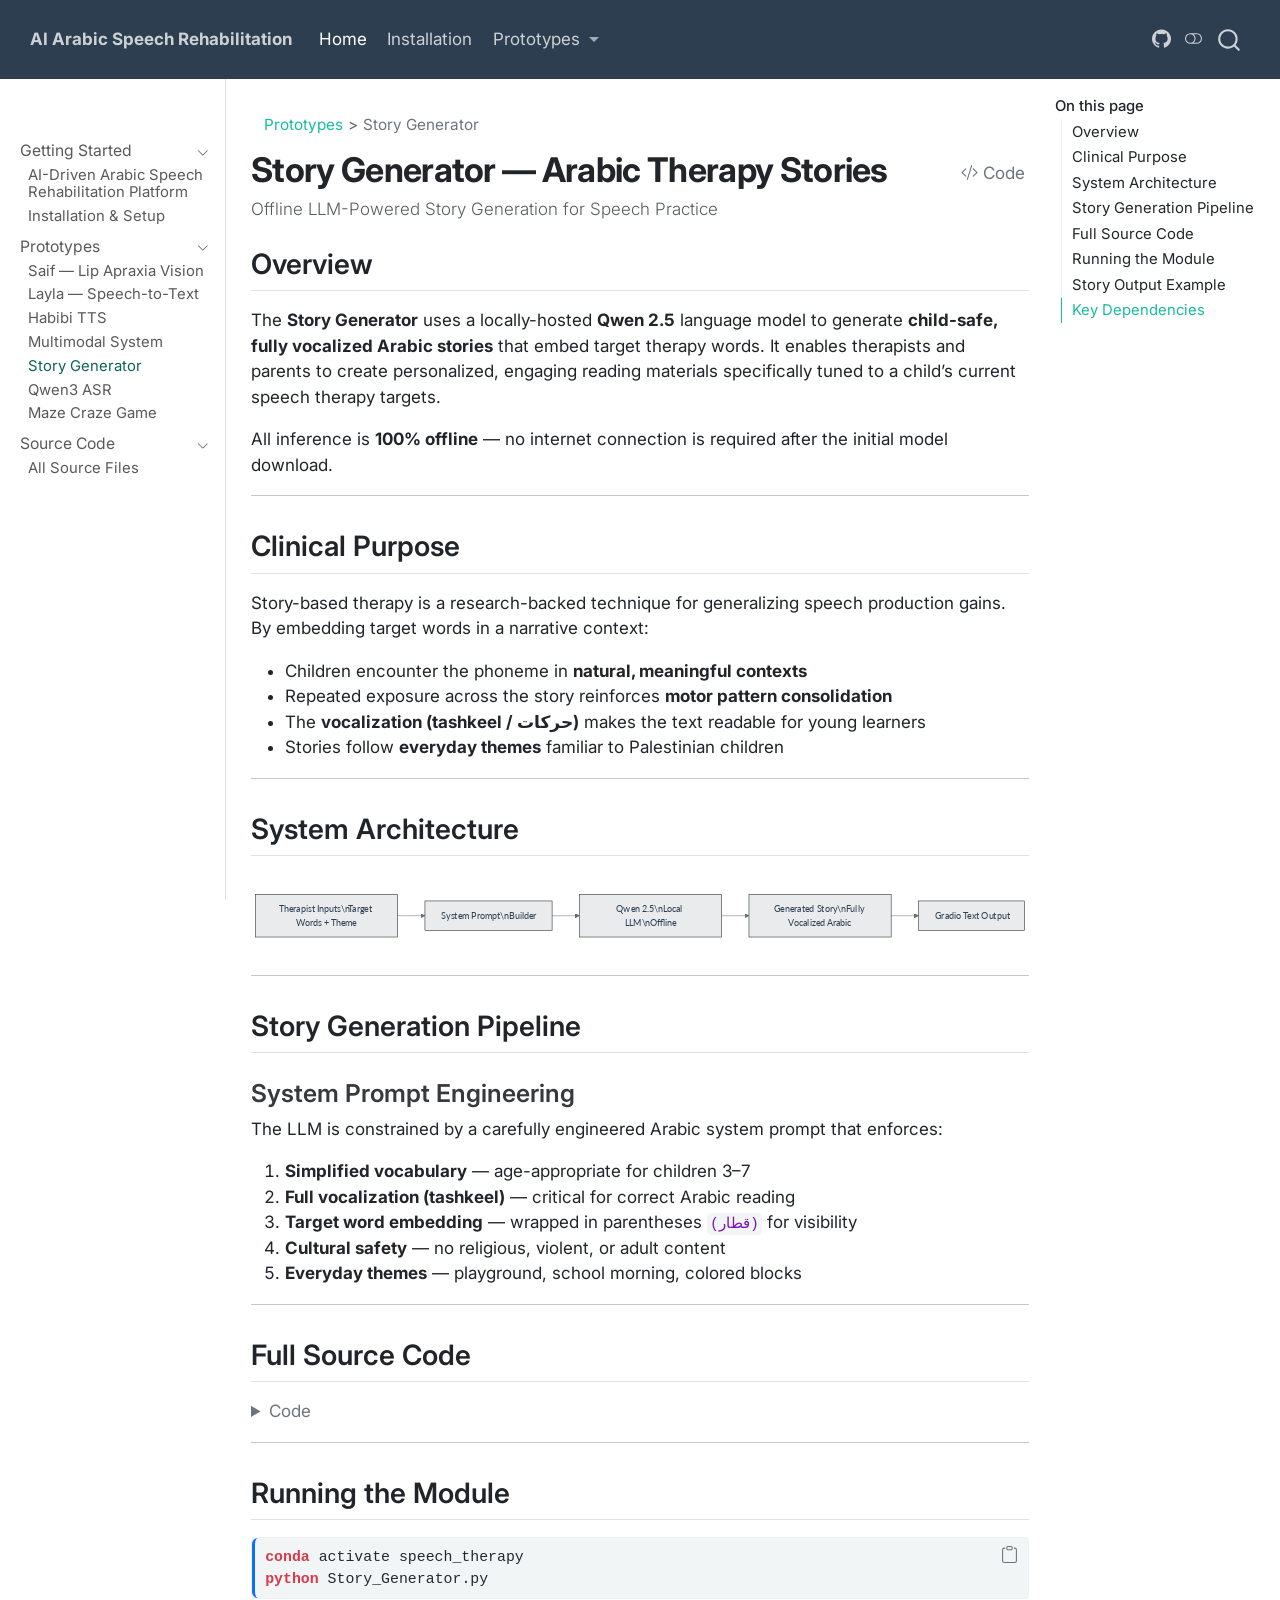
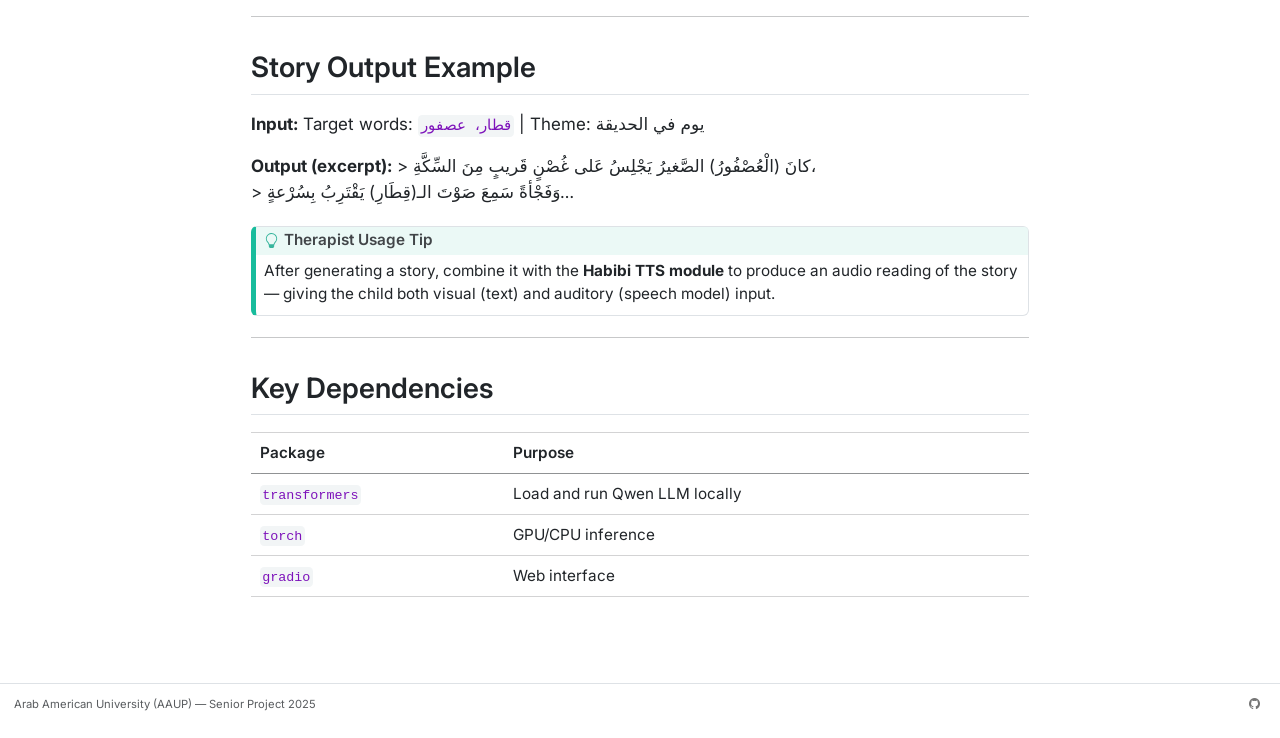
<file: docs/site/prototypes/story-generator.html>
<!DOCTYPE html>
<html xmlns="http://www.w3.org/1999/xhtml" lang="en" xml:lang="en"><head>

<meta charset="utf-8">
<meta name="generator" content="quarto-1.9.38">

<meta name="viewport" content="width=device-width, initial-scale=1.0, user-scalable=yes">


<title>Story Generator — Arabic Therapy Stories – AI Arabic Speech Rehabilitation</title>
<style>
/* Default styles provided by pandoc.
** See https://pandoc.org/MANUAL.html#variables-for-html for config info.
*/
code{white-space: pre-wrap;}
span.smallcaps{font-variant: small-caps;}
div.columns{display: flex; gap: min(4vw, 1.5em);}
div.column{flex: auto; overflow-x: auto;}
div.hanging-indent{margin-left: 1.5em; text-indent: -1.5em;}
ul.task-list{list-style: none;}
ul.task-list li input[type="checkbox"] {
  width: 0.8em;
  margin: 0 0.8em 0.2em -1em; /* quarto-specific, see https://github.com/quarto-dev/quarto-cli/issues/4556 */ 
  vertical-align: middle;
}
/* CSS for syntax highlighting */
html { -webkit-text-size-adjust: 100%; }
pre > code.sourceCode { white-space: pre; position: relative; }
pre > code.sourceCode > span { display: inline-block; line-height: 1.25; }
pre > code.sourceCode > span:empty { height: 1.2em; }
.sourceCode { overflow: visible; }
code.sourceCode > span { color: inherit; text-decoration: inherit; }
div.sourceCode { margin: 1em 0; }
pre.sourceCode { margin: 0; }
@media screen {
div.sourceCode { overflow: auto; }
}
@media print {
pre > code.sourceCode { white-space: pre-wrap; }
pre > code.sourceCode > span { text-indent: -5em; padding-left: 5em; }
}
pre.numberSource code
  { counter-reset: source-line 0; }
pre.numberSource code > span
  { position: relative; left: -4em; counter-increment: source-line; }
pre.numberSource code > span > a:first-child::before
  { content: counter(source-line);
    position: relative; left: -1em; text-align: right; vertical-align: baseline;
    border: none; display: inline-block;
    -webkit-touch-callout: none; -webkit-user-select: none;
    -khtml-user-select: none; -moz-user-select: none;
    -ms-user-select: none; user-select: none;
    padding: 0 4px; width: 4em;
  }
pre.numberSource { margin-left: 3em;  padding-left: 4px; }
div.sourceCode
  {   }
@media screen {
pre > code.sourceCode > span > a:first-child::before { text-decoration: underline; }
}
</style>


<script src="../site_libs/quarto-nav/quarto-nav.js"></script>
<script src="../site_libs/quarto-nav/headroom.min.js"></script>
<script src="../site_libs/clipboard/clipboard.min.js"></script>
<script src="../site_libs/quarto-search/autocomplete.umd.js"></script>
<script src="../site_libs/quarto-search/fuse.min.js"></script>
<script src="../site_libs/quarto-search/quarto-search.js"></script>
<meta name="quarto:offset" content="../">
<link href="../assets/favicon.ico" rel="icon">
<script src="../site_libs/quarto-html/quarto.js" type="module"></script>
<script src="../site_libs/quarto-html/tabsets/tabsets.js" type="module"></script>
<script src="../site_libs/quarto-html/popper.min.js"></script>
<script src="../site_libs/quarto-html/tippy.umd.min.js"></script>
<script src="../site_libs/quarto-html/anchor.min.js"></script>
<link href="../site_libs/quarto-html/tippy.css" rel="stylesheet">
<link href="../site_libs/quarto-html/quarto-syntax-highlighting-de63f62b328812d8e578a4d74e282472.css" rel="stylesheet" class="quarto-color-scheme" id="quarto-text-highlighting-styles">
<link href="../site_libs/quarto-html/quarto-syntax-highlighting-dark-6b6957c917596b414ec0b78690761e87.css" rel="stylesheet" class="quarto-color-scheme quarto-color-alternate" id="quarto-text-highlighting-styles">
<link href="../site_libs/quarto-html/quarto-syntax-highlighting-de63f62b328812d8e578a4d74e282472.css" rel="stylesheet" class="quarto-color-scheme-extra" id="quarto-text-highlighting-styles">
<script src="../site_libs/bootstrap/bootstrap.min.js"></script>
<link href="../site_libs/bootstrap/bootstrap-icons.css" rel="stylesheet">
<link href="../site_libs/bootstrap/bootstrap-7e84c5f4eb4d3efe317729a7bdda7fe6.min.css" rel="stylesheet" append-hash="true" class="quarto-color-scheme" id="quarto-bootstrap" data-mode="light">
<link href="../site_libs/bootstrap/bootstrap-dark-70d92981cf4513a1d3bfdb49ab6df68f.min.css" rel="stylesheet" append-hash="true" class="quarto-color-scheme quarto-color-alternate" id="quarto-bootstrap" data-mode="dark">
<link href="../site_libs/bootstrap/bootstrap-7e84c5f4eb4d3efe317729a7bdda7fe6.min.css" rel="stylesheet" append-hash="true" class="quarto-color-scheme-extra" id="quarto-bootstrap" data-mode="light">
<script id="quarto-search-options" type="application/json">{
  "location": "navbar",
  "copy-button": false,
  "collapse-after": 3,
  "panel-placement": "end",
  "type": "overlay",
  "limit": 50,
  "keyboard-shortcut": [
    "f",
    "/",
    "s"
  ],
  "show-item-context": false,
  "language": {
    "search-no-results-text": "No results",
    "search-matching-documents-text": "matching documents",
    "search-copy-link-title": "Copy link to search",
    "search-hide-matches-text": "Hide additional matches",
    "search-more-match-text": "more match in this document",
    "search-more-matches-text": "more matches in this document",
    "search-clear-button-title": "Clear",
    "search-text-placeholder": "",
    "search-detached-cancel-button-title": "Cancel",
    "search-submit-button-title": "Submit",
    "search-label": "Search"
  }
}</script>
<script src="../site_libs/quarto-diagram/mermaid.min.js"></script>
<script src="../site_libs/quarto-diagram/mermaid-init.js"></script>
<link href="../site_libs/quarto-diagram/mermaid.css" rel="stylesheet">


<link rel="stylesheet" href="../styles.css">
</head>

<body class="nav-sidebar docked nav-fixed quarto-light"><script id="quarto-html-before-body" type="application/javascript">
    const toggleBodyColorMode = (bsSheetEl) => {
      const mode = bsSheetEl.getAttribute("data-mode");
      const bodyEl = window.document.querySelector("body");
      if (mode === "dark") {
        bodyEl.classList.add("quarto-dark");
        bodyEl.classList.remove("quarto-light");
      } else {
        bodyEl.classList.add("quarto-light");
        bodyEl.classList.remove("quarto-dark");
      }
    }
    const toggleBodyColorPrimary = () => {
      const bsSheetEl = window.document.querySelector("link#quarto-bootstrap:not([rel=disabled-stylesheet])");
      if (bsSheetEl) {
        toggleBodyColorMode(bsSheetEl);
      }
    }
    const setColorSchemeToggle = (alternate) => {
      const toggles = window.document.querySelectorAll('.quarto-color-scheme-toggle');
      for (let i=0; i < toggles.length; i++) {
        const toggle = toggles[i];
        if (toggle) {
          if (alternate) {
            toggle.classList.add("alternate");
          } else {
            toggle.classList.remove("alternate");
          }
        }
      }
    };
    const toggleColorMode = (alternate) => {
      // Switch the stylesheets
      const primaryStylesheets = window.document.querySelectorAll('link.quarto-color-scheme:not(.quarto-color-alternate)');
      const alternateStylesheets = window.document.querySelectorAll('link.quarto-color-scheme.quarto-color-alternate');
      manageTransitions('#quarto-margin-sidebar .nav-link', false);
      if (alternate) {
        // note: dark is layered on light, we don't disable primary!
        enableStylesheet(alternateStylesheets);
        for (const sheetNode of alternateStylesheets) {
          if (sheetNode.id === "quarto-bootstrap") {
            toggleBodyColorMode(sheetNode);
          }
        }
      } else {
        disableStylesheet(alternateStylesheets);
        enableStylesheet(primaryStylesheets)
        toggleBodyColorPrimary();
      }
      manageTransitions('#quarto-margin-sidebar .nav-link', true);
      // Switch the toggles
      setColorSchemeToggle(alternate)
      // Hack to workaround the fact that safari doesn't
      // properly recolor the scrollbar when toggling (#1455)
      if (navigator.userAgent.indexOf('Safari') > 0 && navigator.userAgent.indexOf('Chrome') == -1) {
        manageTransitions("body", false);
        window.scrollTo(0, 1);
        setTimeout(() => {
          window.scrollTo(0, 0);
          manageTransitions("body", true);
        }, 40);
      }
    }
    const disableStylesheet = (stylesheets) => {
      for (let i=0; i < stylesheets.length; i++) {
        const stylesheet = stylesheets[i];
        stylesheet.rel = 'disabled-stylesheet';
      }
    }
    const enableStylesheet = (stylesheets) => {
      for (let i=0; i < stylesheets.length; i++) {
        const stylesheet = stylesheets[i];
        if(stylesheet.rel !== 'stylesheet') { // for Chrome, which will still FOUC without this check
          stylesheet.rel = 'stylesheet';
        }
      }
    }
    const manageTransitions = (selector, allowTransitions) => {
      const els = window.document.querySelectorAll(selector);
      for (let i=0; i < els.length; i++) {
        const el = els[i];
        if (allowTransitions) {
          el.classList.remove('notransition');
        } else {
          el.classList.add('notransition');
        }
      }
    }
    const isFileUrl = () => {
      return window.location.protocol === 'file:';
    }
    const hasAlternateSentinel = () => {
      let styleSentinel = getColorSchemeSentinel();
      if (styleSentinel !== null) {
        return styleSentinel === "alternate";
      } else {
        return false;
      }
    }
    const setStyleSentinel = (alternate) => {
      const value = alternate ? "alternate" : "default";
      if (!isFileUrl()) {
        window.localStorage.setItem("quarto-color-scheme", value);
      } else {
        localAlternateSentinel = value;
      }
    }
    const getColorSchemeSentinel = () => {
      if (!isFileUrl()) {
        const storageValue = window.localStorage.getItem("quarto-color-scheme");
        return storageValue != null ? storageValue : localAlternateSentinel;
      } else {
        return localAlternateSentinel;
      }
    }
    const toggleGiscusIfUsed = (isAlternate, darkModeDefault) => {
      const baseTheme = document.querySelector('#giscus-base-theme')?.value ?? 'light';
      const alternateTheme = document.querySelector('#giscus-alt-theme')?.value ?? 'dark';
      let newTheme = '';
      if(authorPrefersDark) {
        newTheme = isAlternate ? baseTheme : alternateTheme;
      } else {
        newTheme = isAlternate ? alternateTheme : baseTheme;
      }
      const changeGiscusTheme = () => {
        // From: https://github.com/giscus/giscus/issues/336
        const sendMessage = (message) => {
          const iframe = document.querySelector('iframe.giscus-frame');
          if (!iframe) return;
          iframe.contentWindow.postMessage({ giscus: message }, 'https://giscus.app');
        }
        sendMessage({
          setConfig: {
            theme: newTheme
          }
        });
      }
      const isGiscussLoaded = window.document.querySelector('iframe.giscus-frame') !== null;
      if (isGiscussLoaded) {
        changeGiscusTheme();
      }
    };
    const authorPrefersDark = false;
    const darkModeDefault = authorPrefersDark;
      document.querySelector('link#quarto-text-highlighting-styles.quarto-color-scheme-extra').rel = 'disabled-stylesheet';
      document.querySelector('link#quarto-bootstrap.quarto-color-scheme-extra').rel = 'disabled-stylesheet';
    let localAlternateSentinel = darkModeDefault ? 'alternate' : 'default';
    // Dark / light mode switch
    window.quartoToggleColorScheme = () => {
      // Read the current dark / light value
      let toAlternate = !hasAlternateSentinel();
      toggleColorMode(toAlternate);
      setStyleSentinel(toAlternate);
      toggleGiscusIfUsed(toAlternate, darkModeDefault);
      window.dispatchEvent(new Event('resize'));
    };
    // Switch to dark mode if need be
    if (hasAlternateSentinel()) {
      toggleColorMode(true);
    } else {
      toggleColorMode(false);
    }
  </script>

<div id="quarto-search-results"></div>
  <header id="quarto-header" class="headroom fixed-top">
    <nav class="navbar navbar-expand-lg " data-bs-theme="dark">
      <div class="navbar-container container-fluid">
      <div class="navbar-brand-container mx-auto">
    <a class="navbar-brand" href="../index.html">
    <span class="navbar-title">AI Arabic Speech Rehabilitation</span>
    </a>
  </div>
            <div id="quarto-search" class="" title="Search"></div>
          <button class="navbar-toggler" type="button" data-bs-toggle="collapse" data-bs-target="#navbarCollapse" aria-controls="navbarCollapse" role="menu" aria-expanded="false" aria-label="Toggle navigation" onclick="if (window.quartoToggleHeadroom) { window.quartoToggleHeadroom(); }">
  <span class="navbar-toggler-icon"></span>
</button>
          <div class="collapse navbar-collapse" id="navbarCollapse">
            <ul class="navbar-nav navbar-nav-scroll me-auto">
  <li class="nav-item">
    <a class="nav-link active" href="../index.html" aria-current="page"> 
<span class="menu-text">Home</span></a>
  </li>  
  <li class="nav-item">
    <a class="nav-link" href="../installation.html"> 
<span class="menu-text">Installation</span></a>
  </li>  
  <li class="nav-item dropdown ">
    <a class="nav-link dropdown-toggle" href="#" id="nav-menu-prototypes" role="link" data-bs-toggle="dropdown" aria-expanded="false">
 <span class="menu-text">Prototypes</span>
    </a>
    <ul class="dropdown-menu" aria-labelledby="nav-menu-prototypes">    
        <li>
    <a class="dropdown-item" href="../prototypes/lips-module.html">
 <span class="dropdown-text">Saif — Lip Apraxia Vision</span></a>
  </li>  
        <li>
    <a class="dropdown-item" href="../prototypes/speech-module.html">
 <span class="dropdown-text">Layla — Speech-to-Text (Whisper)</span></a>
  </li>  
        <li>
    <a class="dropdown-item" href="../prototypes/tts-module.html">
 <span class="dropdown-text">Habibi TTS — Arabic Speech Synthesis</span></a>
  </li>  
        <li>
    <a class="dropdown-item" href="../prototypes/multimodal.html">
 <span class="dropdown-text">Multimodal System</span></a>
  </li>  
        <li>
    <a class="dropdown-item" href="../prototypes/story-generator.html">
 <span class="dropdown-text">Story Generator (Qwen)</span></a>
  </li>  
        <li>
    <a class="dropdown-item" href="../prototypes/qwen-asr.html">
 <span class="dropdown-text">Qwen3 ASR</span></a>
  </li>  
        <li>
    <a class="dropdown-item" href="../prototypes/maze-game.html">
 <span class="dropdown-text">Maze Craze Game</span></a>
  </li>  
    </ul>
  </li>
</ul>
            <ul class="navbar-nav navbar-nav-scroll ms-auto">
  <li class="nav-item compact">
    <a class="nav-link" href="https://github.com"> <i class="bi bi-github" role="img">
</i> 
<span class="menu-text"></span></a>
  </li>  
</ul>
          </div> <!-- /navcollapse -->
            <div class="quarto-navbar-tools">
  <a href="" class="quarto-color-scheme-toggle quarto-navigation-tool  px-1" onclick="window.quartoToggleColorScheme(); return false;" title="Toggle dark mode"><i class="bi"></i></a>
</div>
      </div> <!-- /container-fluid -->
    </nav>
  <nav class="quarto-secondary-nav">
    <div class="container-fluid d-flex">
      <button type="button" class="quarto-btn-toggle btn" data-bs-toggle="collapse" role="button" data-bs-target=".quarto-sidebar-collapse-item" aria-controls="quarto-sidebar" aria-expanded="false" aria-label="Toggle sidebar navigation" onclick="if (window.quartoToggleHeadroom) { window.quartoToggleHeadroom(); }">
        <i class="bi bi-layout-text-sidebar-reverse"></i>
      </button>
        <nav class="quarto-page-breadcrumbs" aria-label="breadcrumb"><ol class="breadcrumb"><li class="breadcrumb-item"><a href="../prototypes/lips-module.html">Prototypes</a></li><li class="breadcrumb-item"><a href="../prototypes/story-generator.html">Story Generator</a></li></ol></nav>
        <a class="flex-grow-1" role="navigation" data-bs-toggle="collapse" data-bs-target=".quarto-sidebar-collapse-item" aria-controls="quarto-sidebar" aria-expanded="false" aria-label="Toggle sidebar navigation" onclick="if (window.quartoToggleHeadroom) { window.quartoToggleHeadroom(); }">      
        </a>
      <button type="button" class="btn quarto-search-button" aria-label="Search" onclick="window.quartoOpenSearch();">
        <i class="bi bi-search"></i>
      </button>
    </div>
  </nav>
</header>
<!-- content -->
<div id="quarto-content" class="quarto-container page-columns page-rows-contents page-layout-article page-navbar">
<!-- sidebar -->
  <nav id="quarto-sidebar" class="sidebar collapse collapse-horizontal quarto-sidebar-collapse-item sidebar-navigation docked overflow-auto">
        <div class="mt-2 flex-shrink-0 align-items-center">
        <div class="sidebar-search">
        <div id="quarto-search" class="" title="Search"></div>
        </div>
        </div>
    <div class="sidebar-menu-container"> 
    <ul class="list-unstyled mt-1">
        <li class="sidebar-item sidebar-item-section">
      <div class="sidebar-item-container"> 
            <a class="sidebar-item-text sidebar-link text-start" data-bs-toggle="collapse" data-bs-target="#quarto-sidebar-section-1" role="navigation" aria-expanded="true">
 <span class="menu-text">Getting Started</span></a>
          <a class="sidebar-item-toggle text-start" data-bs-toggle="collapse" data-bs-target="#quarto-sidebar-section-1" role="navigation" aria-expanded="true" aria-label="Toggle section">
            <i class="bi bi-chevron-right ms-2"></i>
          </a> 
      </div>
      <ul id="quarto-sidebar-section-1" class="collapse list-unstyled sidebar-section depth1 show">  
          <li class="sidebar-item">
  <div class="sidebar-item-container"> 
  <a href="../index.html" class="sidebar-item-text sidebar-link">
 <span class="menu-text">AI-Driven Arabic Speech Rehabilitation Platform</span></a>
  </div>
</li>
          <li class="sidebar-item">
  <div class="sidebar-item-container"> 
  <a href="../installation.html" class="sidebar-item-text sidebar-link">
 <span class="menu-text">Installation &amp; Setup</span></a>
  </div>
</li>
      </ul>
  </li>
        <li class="sidebar-item sidebar-item-section">
      <div class="sidebar-item-container"> 
            <a class="sidebar-item-text sidebar-link text-start" data-bs-toggle="collapse" data-bs-target="#quarto-sidebar-section-2" role="navigation" aria-expanded="true">
 <span class="menu-text">Prototypes</span></a>
          <a class="sidebar-item-toggle text-start" data-bs-toggle="collapse" data-bs-target="#quarto-sidebar-section-2" role="navigation" aria-expanded="true" aria-label="Toggle section">
            <i class="bi bi-chevron-right ms-2"></i>
          </a> 
      </div>
      <ul id="quarto-sidebar-section-2" class="collapse list-unstyled sidebar-section depth1 show">  
          <li class="sidebar-item">
  <div class="sidebar-item-container"> 
  <a href="../prototypes/lips-module.html" class="sidebar-item-text sidebar-link">
 <span class="menu-text">Saif — Lip Apraxia Vision</span></a>
  </div>
</li>
          <li class="sidebar-item">
  <div class="sidebar-item-container"> 
  <a href="../prototypes/speech-module.html" class="sidebar-item-text sidebar-link">
 <span class="menu-text">Layla — Speech-to-Text</span></a>
  </div>
</li>
          <li class="sidebar-item">
  <div class="sidebar-item-container"> 
  <a href="../prototypes/tts-module.html" class="sidebar-item-text sidebar-link">
 <span class="menu-text">Habibi TTS</span></a>
  </div>
</li>
          <li class="sidebar-item">
  <div class="sidebar-item-container"> 
  <a href="../prototypes/multimodal.html" class="sidebar-item-text sidebar-link">
 <span class="menu-text">Multimodal System</span></a>
  </div>
</li>
          <li class="sidebar-item">
  <div class="sidebar-item-container"> 
  <a href="../prototypes/story-generator.html" class="sidebar-item-text sidebar-link active">
 <span class="menu-text">Story Generator</span></a>
  </div>
</li>
          <li class="sidebar-item">
  <div class="sidebar-item-container"> 
  <a href="../prototypes/qwen-asr.html" class="sidebar-item-text sidebar-link">
 <span class="menu-text">Qwen3 ASR</span></a>
  </div>
</li>
          <li class="sidebar-item">
  <div class="sidebar-item-container"> 
  <a href="../prototypes/maze-game.html" class="sidebar-item-text sidebar-link">
 <span class="menu-text">Maze Craze Game</span></a>
  </div>
</li>
      </ul>
  </li>
        <li class="sidebar-item sidebar-item-section">
      <div class="sidebar-item-container"> 
            <a class="sidebar-item-text sidebar-link text-start" data-bs-toggle="collapse" data-bs-target="#quarto-sidebar-section-3" role="navigation" aria-expanded="true">
 <span class="menu-text">Source Code</span></a>
          <a class="sidebar-item-toggle text-start" data-bs-toggle="collapse" data-bs-target="#quarto-sidebar-section-3" role="navigation" aria-expanded="true" aria-label="Toggle section">
            <i class="bi bi-chevron-right ms-2"></i>
          </a> 
      </div>
      <ul id="quarto-sidebar-section-3" class="collapse list-unstyled sidebar-section depth1 show">  
          <li class="sidebar-item">
  <div class="sidebar-item-container"> 
  <a href="../code/index.html" class="sidebar-item-text sidebar-link">
 <span class="menu-text">All Source Files</span></a>
  </div>
</li>
      </ul>
  </li>
    </ul>
    </div>
</nav>
<div id="quarto-sidebar-glass" class="quarto-sidebar-collapse-item" data-bs-toggle="collapse" data-bs-target=".quarto-sidebar-collapse-item"></div>
<!-- margin-sidebar -->
    <div id="quarto-margin-sidebar" class="sidebar margin-sidebar">
        <nav id="TOC" role="doc-toc" class="toc-active">
    <h2 id="toc-title">On this page</h2>
   
  <ul>
  <li><a href="#overview" id="toc-overview" class="nav-link active" data-scroll-target="#overview">Overview</a></li>
  <li><a href="#clinical-purpose" id="toc-clinical-purpose" class="nav-link" data-scroll-target="#clinical-purpose">Clinical Purpose</a></li>
  <li><a href="#system-architecture" id="toc-system-architecture" class="nav-link" data-scroll-target="#system-architecture">System Architecture</a></li>
  <li><a href="#story-generation-pipeline" id="toc-story-generation-pipeline" class="nav-link" data-scroll-target="#story-generation-pipeline">Story Generation Pipeline</a>
  <ul class="collapse">
  <li><a href="#system-prompt-engineering" id="toc-system-prompt-engineering" class="nav-link" data-scroll-target="#system-prompt-engineering">System Prompt Engineering</a></li>
  </ul></li>
  <li><a href="#full-source-code" id="toc-full-source-code" class="nav-link" data-scroll-target="#full-source-code">Full Source Code</a></li>
  <li><a href="#running-the-module" id="toc-running-the-module" class="nav-link" data-scroll-target="#running-the-module">Running the Module</a></li>
  <li><a href="#story-output-example" id="toc-story-output-example" class="nav-link" data-scroll-target="#story-output-example">Story Output Example</a></li>
  <li><a href="#key-dependencies" id="toc-key-dependencies" class="nav-link" data-scroll-target="#key-dependencies">Key Dependencies</a></li>
  </ul>
</nav>
    </div>
<!-- main -->
<main class="content" id="quarto-document-content">


<header id="title-block-header" class="quarto-title-block default"><nav class="quarto-page-breadcrumbs quarto-title-breadcrumbs d-none d-lg-block" aria-label="breadcrumb"><ol class="breadcrumb"><li class="breadcrumb-item"><a href="../prototypes/lips-module.html">Prototypes</a></li><li class="breadcrumb-item"><a href="../prototypes/story-generator.html">Story Generator</a></li></ol></nav>
<div class="quarto-title">
<div class="quarto-title-block"><div><h1 class="title">Story Generator — Arabic Therapy Stories</h1><button type="button" class="btn code-tools-button" id="quarto-code-tools-source"><i class="bi"></i> Code</button></div></div>
<p class="subtitle lead">Offline LLM-Powered Story Generation for Speech Practice</p>
</div>



<div class="quarto-title-meta">

    
  
    
  </div>
  


</header>


<section id="overview" class="level2">
<h2 class="anchored" data-anchor-id="overview">Overview</h2>
<p>The <strong>Story Generator</strong> uses a locally-hosted <strong>Qwen 2.5</strong> language model to generate <strong>child-safe, fully vocalized Arabic stories</strong> that embed target therapy words. It enables therapists and parents to create personalized, engaging reading materials specifically tuned to a child’s current speech therapy targets.</p>
<p>All inference is <strong>100% offline</strong> — no internet connection is required after the initial model download.</p>
<hr>
</section>
<section id="clinical-purpose" class="level2">
<h2 class="anchored" data-anchor-id="clinical-purpose">Clinical Purpose</h2>
<p>Story-based therapy is a research-backed technique for generalizing speech production gains. By embedding target words in a narrative context:</p>
<ul>
<li>Children encounter the phoneme in <strong>natural, meaningful contexts</strong></li>
<li>Repeated exposure across the story reinforces <strong>motor pattern consolidation</strong></li>
<li>The <strong>vocalization (tashkeel / حركات)</strong> makes the text readable for young learners</li>
<li>Stories follow <strong>everyday themes</strong> familiar to Palestinian children</li>
</ul>
<hr>
</section>
<section id="system-architecture" class="level2">
<h2 class="anchored" data-anchor-id="system-architecture">System Architecture</h2>
<div class="cell" data-layout-align="default">
<div class="cell-output-display">
<div>
<p></p><figure class="figure"><p></p>
<div>
<pre class="mermaid mermaid-js">flowchart LR
    A[Therapist Inputs\nTarget Words + Theme] --&gt; B[System Prompt\nBuilder]
    B --&gt; C[Qwen 2.5\nLocal LLM\nOffline]
    C --&gt; D[Generated Story\nFully Vocalized Arabic]
    D --&gt; E[Gradio Text Output]
</pre>
</div>
<p></p></figure><p></p>
</div>
</div>
</div>
<hr>
</section>
<section id="story-generation-pipeline" class="level2">
<h2 class="anchored" data-anchor-id="story-generation-pipeline">Story Generation Pipeline</h2>
<section id="system-prompt-engineering" class="level3">
<h3 class="anchored" data-anchor-id="system-prompt-engineering">System Prompt Engineering</h3>
<p>The LLM is constrained by a carefully engineered Arabic system prompt that enforces:</p>
<ol type="1">
<li><strong>Simplified vocabulary</strong> — age-appropriate for children 3–7</li>
<li><strong>Full vocalization (tashkeel)</strong> — critical for correct Arabic reading</li>
<li><strong>Target word embedding</strong> — wrapped in parentheses <code>(قطار)</code> for visibility</li>
<li><strong>Cultural safety</strong> — no religious, violent, or adult content</li>
<li><strong>Everyday themes</strong> — playground, school morning, colored blocks</li>
</ol>
<hr>
</section>
</section>
<section id="full-source-code" class="level2">
<h2 class="anchored" data-anchor-id="full-source-code">Full Source Code</h2>
<div id="9996271f" class="cell">
<div class="code-with-filename">
<details class="code-fold">
<summary>Code</summary>
<div class="code-with-filename-file">
<pre><strong>Story_Generator.py</strong></pre>
</div>
<div class="code-copy-outer-scaffold"><div class="sourceCode cell-code" id="cb1"><pre class="sourceCode python code-with-copy"><code class="sourceCode python"><span id="cb1-1"><a href="#cb1-1" aria-hidden="true" tabindex="-1"></a><span class="im">import</span> os</span>
<span id="cb1-2"><a href="#cb1-2" aria-hidden="true" tabindex="-1"></a><span class="im">import</span> gradio <span class="im">as</span> gr</span>
<span id="cb1-3"><a href="#cb1-3" aria-hidden="true" tabindex="-1"></a><span class="im">from</span> transformers <span class="im">import</span> AutoModelForCausalLM, AutoTokenizer</span>
<span id="cb1-4"><a href="#cb1-4" aria-hidden="true" tabindex="-1"></a><span class="im">import</span> torch</span>
<span id="cb1-5"><a href="#cb1-5" aria-hidden="true" tabindex="-1"></a></span>
<span id="cb1-6"><a href="#cb1-6" aria-hidden="true" tabindex="-1"></a>LOCAL_MODEL_PATH <span class="op">=</span> <span class="st">"./qwen_text_model"</span></span>
<span id="cb1-7"><a href="#cb1-7" aria-hidden="true" tabindex="-1"></a></span>
<span id="cb1-8"><a href="#cb1-8" aria-hidden="true" tabindex="-1"></a><span class="cf">if</span> <span class="kw">not</span> os.path.exists(LOCAL_MODEL_PATH) <span class="kw">or</span> <span class="kw">not</span> os.listdir(LOCAL_MODEL_PATH):</span>
<span id="cb1-9"><a href="#cb1-9" aria-hidden="true" tabindex="-1"></a>    <span class="cf">raise</span> <span class="pp">FileNotFoundError</span>(</span>
<span id="cb1-10"><a href="#cb1-10" aria-hidden="true" tabindex="-1"></a>        <span class="st">"Local text model folder is empty! Run the download script first."</span></span>
<span id="cb1-11"><a href="#cb1-11" aria-hidden="true" tabindex="-1"></a>    )</span>
<span id="cb1-12"><a href="#cb1-12" aria-hidden="true" tabindex="-1"></a></span>
<span id="cb1-13"><a href="#cb1-13" aria-hidden="true" tabindex="-1"></a><span class="bu">print</span>(<span class="st">"Loading Qwen Text Model offline..."</span>)</span>
<span id="cb1-14"><a href="#cb1-14" aria-hidden="true" tabindex="-1"></a>device      <span class="op">=</span> <span class="st">"cuda"</span> <span class="cf">if</span> torch.cuda.is_available() <span class="cf">else</span> <span class="st">"cpu"</span></span>
<span id="cb1-15"><a href="#cb1-15" aria-hidden="true" tabindex="-1"></a>torch_dtype <span class="op">=</span> torch.float16 <span class="cf">if</span> device <span class="op">==</span> <span class="st">"cuda"</span> <span class="cf">else</span> torch.float32</span>
<span id="cb1-16"><a href="#cb1-16" aria-hidden="true" tabindex="-1"></a></span>
<span id="cb1-17"><a href="#cb1-17" aria-hidden="true" tabindex="-1"></a>tokenizer <span class="op">=</span> AutoTokenizer.from_pretrained(LOCAL_MODEL_PATH)</span>
<span id="cb1-18"><a href="#cb1-18" aria-hidden="true" tabindex="-1"></a>model     <span class="op">=</span> AutoModelForCausalLM.from_pretrained(</span>
<span id="cb1-19"><a href="#cb1-19" aria-hidden="true" tabindex="-1"></a>    LOCAL_MODEL_PATH,</span>
<span id="cb1-20"><a href="#cb1-20" aria-hidden="true" tabindex="-1"></a>    torch_dtype<span class="op">=</span>torch_dtype,</span>
<span id="cb1-21"><a href="#cb1-21" aria-hidden="true" tabindex="-1"></a>    device_map<span class="op">=</span>device</span>
<span id="cb1-22"><a href="#cb1-22" aria-hidden="true" tabindex="-1"></a>)</span>
<span id="cb1-23"><a href="#cb1-23" aria-hidden="true" tabindex="-1"></a><span class="bu">print</span>(<span class="ss">f"Story Generator loaded on </span><span class="sc">{</span>device<span class="sc">.</span>upper()<span class="sc">}</span><span class="ss">!"</span>)</span>
<span id="cb1-24"><a href="#cb1-24" aria-hidden="true" tabindex="-1"></a></span>
<span id="cb1-25"><a href="#cb1-25" aria-hidden="true" tabindex="-1"></a></span>
<span id="cb1-26"><a href="#cb1-26" aria-hidden="true" tabindex="-1"></a><span class="kw">def</span> generate_safe_story(target_words: <span class="bu">str</span>, story_theme: <span class="bu">str</span>) <span class="op">-&gt;</span> <span class="bu">str</span>:</span>
<span id="cb1-27"><a href="#cb1-27" aria-hidden="true" tabindex="-1"></a>    <span class="cf">if</span> <span class="kw">not</span> target_words.strip():</span>
<span id="cb1-28"><a href="#cb1-28" aria-hidden="true" tabindex="-1"></a>        <span class="cf">return</span> <span class="st">"Please enter target words first."</span></span>
<span id="cb1-29"><a href="#cb1-29" aria-hidden="true" tabindex="-1"></a></span>
<span id="cb1-30"><a href="#cb1-30" aria-hidden="true" tabindex="-1"></a>    system_prompt <span class="op">=</span> (</span>
<span id="cb1-31"><a href="#cb1-31" aria-hidden="true" tabindex="-1"></a>        <span class="st">"أنت كاتب محترف لقصص الأطفال الصغار جداً، وتكتب باللغة العربية الفصحى المبسطة "</span></span>
<span id="cb1-32"><a href="#cb1-32" aria-hidden="true" tabindex="-1"></a>        <span class="st">"والمشكولة بالكامل (بالحركات).</span><span class="ch">\n</span><span class="st">"</span></span>
<span id="cb1-33"><a href="#cb1-33" aria-hidden="true" tabindex="-1"></a>        <span class="st">"مهمتك: كتابة قصة قصيرة جداً، بسيطة، تدور حول أحداث يومية عادية يفهمها الطفل الصغير.</span><span class="ch">\n</span><span class="st">"</span></span>
<span id="cb1-34"><a href="#cb1-34" aria-hidden="true" tabindex="-1"></a>        <span class="st">"شروط صارمة:</span><span class="ch">\n</span><span class="st">"</span></span>
<span id="cb1-35"><a href="#cb1-35" aria-hidden="true" tabindex="-1"></a>        <span class="st">"1. تجنب المفاهيم الأخلاقية أو الدينية أو الفلسفية العميقة.</span><span class="ch">\n</span><span class="st">"</span></span>
<span id="cb1-36"><a href="#cb1-36" aria-hidden="true" tabindex="-1"></a>        <span class="st">"2. لا محتوى للبالغين أو عنف أو أفكار مخيفة.</span><span class="ch">\n</span><span class="st">"</span></span>
<span id="cb1-37"><a href="#cb1-37" aria-hidden="true" tabindex="-1"></a>        <span class="st">"3. ادمج الكلمات المستهدفة بشكل متكرر وطبيعي داخل السرد.</span><span class="ch">\n</span><span class="st">"</span></span>
<span id="cb1-38"><a href="#cb1-38" aria-hidden="true" tabindex="-1"></a>        <span class="st">"4. ضع الكلمات المستهدفة بين قوسين مثل: (عصفور)، (قطار) في كل مرة تظهر."</span></span>
<span id="cb1-39"><a href="#cb1-39" aria-hidden="true" tabindex="-1"></a>    )</span>
<span id="cb1-40"><a href="#cb1-40" aria-hidden="true" tabindex="-1"></a></span>
<span id="cb1-41"><a href="#cb1-41" aria-hidden="true" tabindex="-1"></a>    user_prompt <span class="op">=</span> (</span>
<span id="cb1-42"><a href="#cb1-42" aria-hidden="true" tabindex="-1"></a>        <span class="ss">f"السياق العام للقصة: </span><span class="sc">{</span>story_theme<span class="sc">}</span><span class="ch">\n</span><span class="ss">"</span></span>
<span id="cb1-43"><a href="#cb1-43" aria-hidden="true" tabindex="-1"></a>        <span class="ss">f"الكلمات المستهدفة (ضعها بين قوسين وكررها): </span><span class="sc">{</span>target_words<span class="sc">}</span><span class="ss">"</span></span>
<span id="cb1-44"><a href="#cb1-44" aria-hidden="true" tabindex="-1"></a>    )</span>
<span id="cb1-45"><a href="#cb1-45" aria-hidden="true" tabindex="-1"></a></span>
<span id="cb1-46"><a href="#cb1-46" aria-hidden="true" tabindex="-1"></a>    messages <span class="op">=</span> [</span>
<span id="cb1-47"><a href="#cb1-47" aria-hidden="true" tabindex="-1"></a>        {<span class="st">"role"</span>: <span class="st">"system"</span>, <span class="st">"content"</span>: system_prompt},</span>
<span id="cb1-48"><a href="#cb1-48" aria-hidden="true" tabindex="-1"></a>        {<span class="st">"role"</span>: <span class="st">"user"</span>,   <span class="st">"content"</span>: user_prompt}</span>
<span id="cb1-49"><a href="#cb1-49" aria-hidden="true" tabindex="-1"></a>    ]</span>
<span id="cb1-50"><a href="#cb1-50" aria-hidden="true" tabindex="-1"></a></span>
<span id="cb1-51"><a href="#cb1-51" aria-hidden="true" tabindex="-1"></a>    text <span class="op">=</span> tokenizer.apply_chat_template(</span>
<span id="cb1-52"><a href="#cb1-52" aria-hidden="true" tabindex="-1"></a>        messages,</span>
<span id="cb1-53"><a href="#cb1-53" aria-hidden="true" tabindex="-1"></a>        tokenize<span class="op">=</span><span class="va">False</span>,</span>
<span id="cb1-54"><a href="#cb1-54" aria-hidden="true" tabindex="-1"></a>        add_generation_prompt<span class="op">=</span><span class="va">True</span></span>
<span id="cb1-55"><a href="#cb1-55" aria-hidden="true" tabindex="-1"></a>    )</span>
<span id="cb1-56"><a href="#cb1-56" aria-hidden="true" tabindex="-1"></a></span>
<span id="cb1-57"><a href="#cb1-57" aria-hidden="true" tabindex="-1"></a>    model_inputs <span class="op">=</span> tokenizer([text], return_tensors<span class="op">=</span><span class="st">"pt"</span>).to(device)</span>
<span id="cb1-58"><a href="#cb1-58" aria-hidden="true" tabindex="-1"></a></span>
<span id="cb1-59"><a href="#cb1-59" aria-hidden="true" tabindex="-1"></a>    <span class="cf">with</span> torch.no_grad():</span>
<span id="cb1-60"><a href="#cb1-60" aria-hidden="true" tabindex="-1"></a>        generated_ids <span class="op">=</span> model.generate(</span>
<span id="cb1-61"><a href="#cb1-61" aria-hidden="true" tabindex="-1"></a>            <span class="op">**</span>model_inputs,</span>
<span id="cb1-62"><a href="#cb1-62" aria-hidden="true" tabindex="-1"></a>            max_new_tokens<span class="op">=</span><span class="dv">800</span>,</span>
<span id="cb1-63"><a href="#cb1-63" aria-hidden="true" tabindex="-1"></a>            temperature<span class="op">=</span><span class="fl">0.6</span>,  <span class="co"># Low temperature = strict, predictable output</span></span>
<span id="cb1-64"><a href="#cb1-64" aria-hidden="true" tabindex="-1"></a>            top_p<span class="op">=</span><span class="fl">0.9</span></span>
<span id="cb1-65"><a href="#cb1-65" aria-hidden="true" tabindex="-1"></a>        )</span>
<span id="cb1-66"><a href="#cb1-66" aria-hidden="true" tabindex="-1"></a></span>
<span id="cb1-67"><a href="#cb1-67" aria-hidden="true" tabindex="-1"></a>    generated_ids <span class="op">=</span> [</span>
<span id="cb1-68"><a href="#cb1-68" aria-hidden="true" tabindex="-1"></a>        output_ids[<span class="bu">len</span>(input_ids):]</span>
<span id="cb1-69"><a href="#cb1-69" aria-hidden="true" tabindex="-1"></a>        <span class="cf">for</span> input_ids, output_ids <span class="kw">in</span> <span class="bu">zip</span>(model_inputs.input_ids, generated_ids)</span>
<span id="cb1-70"><a href="#cb1-70" aria-hidden="true" tabindex="-1"></a>    ]</span>
<span id="cb1-71"><a href="#cb1-71" aria-hidden="true" tabindex="-1"></a></span>
<span id="cb1-72"><a href="#cb1-72" aria-hidden="true" tabindex="-1"></a>    <span class="cf">return</span> tokenizer.batch_decode(generated_ids, skip_special_tokens<span class="op">=</span><span class="va">True</span>)[<span class="dv">0</span>]</span>
<span id="cb1-73"><a href="#cb1-73" aria-hidden="true" tabindex="-1"></a></span>
<span id="cb1-74"><a href="#cb1-74" aria-hidden="true" tabindex="-1"></a></span>
<span id="cb1-75"><a href="#cb1-75" aria-hidden="true" tabindex="-1"></a><span class="co"># Gradio Interface</span></span>
<span id="cb1-76"><a href="#cb1-76" aria-hidden="true" tabindex="-1"></a><span class="cf">with</span> gr.Blocks(title<span class="op">=</span><span class="st">"Arabic Children's Story Generator (Offline)"</span>) <span class="im">as</span> demo:</span>
<span id="cb1-77"><a href="#cb1-77" aria-hidden="true" tabindex="-1"></a>    gr.Markdown(<span class="st">"# 📚 Arabic Therapy Story Generator — Offline"</span>)</span>
<span id="cb1-78"><a href="#cb1-78" aria-hidden="true" tabindex="-1"></a>    gr.Markdown(</span>
<span id="cb1-79"><a href="#cb1-79" aria-hidden="true" tabindex="-1"></a>        <span class="st">"Generates simple, vocalized Arabic stories for children, "</span></span>
<span id="cb1-80"><a href="#cb1-80" aria-hidden="true" tabindex="-1"></a>        <span class="st">"with therapy target words embedded and highlighted."</span></span>
<span id="cb1-81"><a href="#cb1-81" aria-hidden="true" tabindex="-1"></a>    )</span>
<span id="cb1-82"><a href="#cb1-82" aria-hidden="true" tabindex="-1"></a></span>
<span id="cb1-83"><a href="#cb1-83" aria-hidden="true" tabindex="-1"></a>    <span class="cf">with</span> gr.Row():</span>
<span id="cb1-84"><a href="#cb1-84" aria-hidden="true" tabindex="-1"></a>        <span class="cf">with</span> gr.Column():</span>
<span id="cb1-85"><a href="#cb1-85" aria-hidden="true" tabindex="-1"></a>            gr.Markdown(<span class="st">"### Story Settings"</span>)</span>
<span id="cb1-86"><a href="#cb1-86" aria-hidden="true" tabindex="-1"></a>            words_input <span class="op">=</span> gr.Textbox(</span>
<span id="cb1-87"><a href="#cb1-87" aria-hidden="true" tabindex="-1"></a>                label<span class="op">=</span><span class="st">"Target Words (comma-separated)"</span>,</span>
<span id="cb1-88"><a href="#cb1-88" aria-hidden="true" tabindex="-1"></a>                placeholder<span class="op">=</span><span class="st">"e.g.: عصفور، قطار"</span>,</span>
<span id="cb1-89"><a href="#cb1-89" aria-hidden="true" tabindex="-1"></a>                lines<span class="op">=</span><span class="dv">2</span></span>
<span id="cb1-90"><a href="#cb1-90" aria-hidden="true" tabindex="-1"></a>            )</span>
<span id="cb1-91"><a href="#cb1-91" aria-hidden="true" tabindex="-1"></a>            theme_input <span class="op">=</span> gr.Dropdown(</span>
<span id="cb1-92"><a href="#cb1-92" aria-hidden="true" tabindex="-1"></a>                choices<span class="op">=</span>[</span>
<span id="cb1-93"><a href="#cb1-93" aria-hidden="true" tabindex="-1"></a>                    <span class="st">"يوم جميل وممتع في الحديقة العامة"</span>,</span>
<span id="cb1-94"><a href="#cb1-94" aria-hidden="true" tabindex="-1"></a>                    <span class="st">"اللعب بالألعاب الجميلة في غرفتي"</span>,</span>
<span id="cb1-95"><a href="#cb1-95" aria-hidden="true" tabindex="-1"></a>                    <span class="st">"ذهاب الطفل إلى المدرسة صباحاً ومشاهدة الطريق"</span>,</span>
<span id="cb1-96"><a href="#cb1-96" aria-hidden="true" tabindex="-1"></a>                    <span class="st">"مساعدة الأم في ترتيب المكعبات الملونة"</span></span>
<span id="cb1-97"><a href="#cb1-97" aria-hidden="true" tabindex="-1"></a>                ],</span>
<span id="cb1-98"><a href="#cb1-98" aria-hidden="true" tabindex="-1"></a>                value<span class="op">=</span><span class="st">"يوم جميل وممتع في الحديقة العامة"</span>,</span>
<span id="cb1-99"><a href="#cb1-99" aria-hidden="true" tabindex="-1"></a>                label<span class="op">=</span><span class="st">"Story Theme"</span></span>
<span id="cb1-100"><a href="#cb1-100" aria-hidden="true" tabindex="-1"></a>            )</span>
<span id="cb1-101"><a href="#cb1-101" aria-hidden="true" tabindex="-1"></a>            generate_btn <span class="op">=</span> gr.Button(<span class="st">"Generate Story"</span>, variant<span class="op">=</span><span class="st">"primary"</span>)</span>
<span id="cb1-102"><a href="#cb1-102" aria-hidden="true" tabindex="-1"></a></span>
<span id="cb1-103"><a href="#cb1-103" aria-hidden="true" tabindex="-1"></a>        <span class="cf">with</span> gr.Column():</span>
<span id="cb1-104"><a href="#cb1-104" aria-hidden="true" tabindex="-1"></a>            gr.Markdown(<span class="st">"### Generated Story"</span>)</span>
<span id="cb1-105"><a href="#cb1-105" aria-hidden="true" tabindex="-1"></a>            story_output <span class="op">=</span> gr.Textbox(</span>
<span id="cb1-106"><a href="#cb1-106" aria-hidden="true" tabindex="-1"></a>                label<span class="op">=</span><span class="st">"Vocalized Arabic Story"</span>,</span>
<span id="cb1-107"><a href="#cb1-107" aria-hidden="true" tabindex="-1"></a>                lines<span class="op">=</span><span class="dv">15</span>,</span>
<span id="cb1-108"><a href="#cb1-108" aria-hidden="true" tabindex="-1"></a>                placeholder<span class="op">=</span><span class="st">"Story will appear here..."</span></span>
<span id="cb1-109"><a href="#cb1-109" aria-hidden="true" tabindex="-1"></a>            )</span>
<span id="cb1-110"><a href="#cb1-110" aria-hidden="true" tabindex="-1"></a></span>
<span id="cb1-111"><a href="#cb1-111" aria-hidden="true" tabindex="-1"></a>    generate_btn.click(</span>
<span id="cb1-112"><a href="#cb1-112" aria-hidden="true" tabindex="-1"></a>        fn<span class="op">=</span>generate_safe_story,</span>
<span id="cb1-113"><a href="#cb1-113" aria-hidden="true" tabindex="-1"></a>        inputs<span class="op">=</span>[words_input, theme_input],</span>
<span id="cb1-114"><a href="#cb1-114" aria-hidden="true" tabindex="-1"></a>        outputs<span class="op">=</span>story_output</span>
<span id="cb1-115"><a href="#cb1-115" aria-hidden="true" tabindex="-1"></a>    )</span>
<span id="cb1-116"><a href="#cb1-116" aria-hidden="true" tabindex="-1"></a></span>
<span id="cb1-117"><a href="#cb1-117" aria-hidden="true" tabindex="-1"></a><span class="cf">if</span> <span class="va">__name__</span> <span class="op">==</span> <span class="st">"__main__"</span>:</span>
<span id="cb1-118"><a href="#cb1-118" aria-hidden="true" tabindex="-1"></a>    demo.launch()</span></code></pre></div><button title="Copy to Clipboard" class="code-copy-button"><i class="bi"></i></button></div>
</details>
</div>
</div>
<hr>
</section>
<section id="running-the-module" class="level2">
<h2 class="anchored" data-anchor-id="running-the-module">Running the Module</h2>
<div class="code-copy-outer-scaffold"><div class="sourceCode" id="cb2"><pre class="sourceCode bash code-with-copy"><code class="sourceCode bash"><span id="cb2-1"><a href="#cb2-1" aria-hidden="true" tabindex="-1"></a><span class="ex">conda</span> activate speech_therapy</span>
<span id="cb2-2"><a href="#cb2-2" aria-hidden="true" tabindex="-1"></a><span class="ex">python</span> Story_Generator.py</span></code></pre></div><button title="Copy to Clipboard" class="code-copy-button"><i class="bi"></i></button></div>
<hr>
</section>
<section id="story-output-example" class="level2">
<h2 class="anchored" data-anchor-id="story-output-example">Story Output Example</h2>
<p><strong>Input:</strong> Target words: <code>قطار، عصفور</code> | Theme: يوم في الحديقة</p>
<p><strong>Output (excerpt):</strong> &gt; كانَ (الْعُصْفُورُ) الصَّغيرُ يَجْلِسُ عَلى غُصْنٍ قَريبٍ مِنَ السِّكَّةِ،<br>
&gt; وَفَجْأةً سَمِعَ صَوْتَ الـ(قِطَارِ) يَقْتَرِبُ بِسُرْعةٍ…</p>
<div class="callout callout-style-default callout-tip callout-titled">
<div class="callout-header d-flex align-content-center">
<div class="callout-icon-container">
<i class="callout-icon"></i>
</div>
<div class="callout-title-container flex-fill">
<span class="screen-reader-only">Tip</span>Therapist Usage Tip
</div>
</div>
<div class="callout-body-container callout-body">
<p>After generating a story, combine it with the <strong>Habibi TTS module</strong> to produce an audio reading of the story — giving the child both visual (text) and auditory (speech model) input.</p>
</div>
</div>
<hr>
</section>
<section id="key-dependencies" class="level2">
<h2 class="anchored" data-anchor-id="key-dependencies">Key Dependencies</h2>
<table class="caption-top table">
<thead>
<tr class="header">
<th>Package</th>
<th>Purpose</th>
</tr>
</thead>
<tbody>
<tr class="odd">
<td><code>transformers</code></td>
<td>Load and run Qwen LLM locally</td>
</tr>
<tr class="even">
<td><code>torch</code></td>
<td>GPU/CPU inference</td>
</tr>
<tr class="odd">
<td><code>gradio</code></td>
<td>Web interface</td>
</tr>
</tbody>
</table>


<!-- -->

</section>

</main> <!-- /main -->
<script id="quarto-html-after-body" type="application/javascript">
  window.document.addEventListener("DOMContentLoaded", function (event) {
    // Ensure there is a toggle, if there isn't float one in the top right
    if (window.document.querySelector('.quarto-color-scheme-toggle') === null) {
      const a = window.document.createElement('a');
      a.classList.add('top-right');
      a.classList.add('quarto-color-scheme-toggle');
      a.href = "";
      a.onclick = function() { try { window.quartoToggleColorScheme(); } catch {} return false; };
      const i = window.document.createElement("i");
      i.classList.add('bi');
      a.appendChild(i);
      window.document.body.appendChild(a);
    }
    setColorSchemeToggle(hasAlternateSentinel())
    const icon = "";
    const anchorJS = new window.AnchorJS();
    anchorJS.options = {
      placement: 'right',
      icon: icon
    };
    anchorJS.add('.anchored');
    const isCodeAnnotation = (el) => {
      for (const clz of el.classList) {
        if (clz.startsWith('code-annotation-')) {                     
          return true;
        }
      }
      return false;
    }
    const onCopySuccess = function(e) {
      // button target
      const button = e.trigger;
      // don't keep focus
      button.blur();
      // flash "checked"
      button.classList.add('code-copy-button-checked');
      var currentTitle = button.getAttribute("title");
      button.setAttribute("title", "Copied!");
      let tooltip;
      if (window.bootstrap) {
        button.setAttribute("data-bs-toggle", "tooltip");
        button.setAttribute("data-bs-placement", "left");
        button.setAttribute("data-bs-title", "Copied!");
        tooltip = new bootstrap.Tooltip(button, 
          { trigger: "manual", 
            customClass: "code-copy-button-tooltip",
            offset: [0, -8]});
        tooltip.show();    
      }
      setTimeout(function() {
        if (tooltip) {
          tooltip.hide();
          button.removeAttribute("data-bs-title");
          button.removeAttribute("data-bs-toggle");
          button.removeAttribute("data-bs-placement");
        }
        button.setAttribute("title", currentTitle);
        button.classList.remove('code-copy-button-checked');
      }, 1000);
      // clear code selection
      e.clearSelection();
    }
    const getTextToCopy = function(trigger) {
      const outerScaffold = trigger.parentElement.cloneNode(true);
      const codeEl = outerScaffold.querySelector('code');
      for (const childEl of codeEl.children) {
        if (isCodeAnnotation(childEl)) {
          childEl.remove();
        }
      }
      return codeEl.innerText;
    }
    const clipboard = new window.ClipboardJS('.code-copy-button:not([data-in-quarto-modal])', {
      text: getTextToCopy
    });
    clipboard.on('success', onCopySuccess);
    if (window.document.getElementById('quarto-embedded-source-code-modal')) {
      const clipboardModal = new window.ClipboardJS('.code-copy-button[data-in-quarto-modal]', {
        text: getTextToCopy,
        container: window.document.getElementById('quarto-embedded-source-code-modal')
      });
      clipboardModal.on('success', onCopySuccess);
    }
    const viewSource = window.document.getElementById('quarto-view-source') ||
                       window.document.getElementById('quarto-code-tools-source');
    if (viewSource) {
      const sourceUrl = viewSource.getAttribute("data-quarto-source-url");
      viewSource.addEventListener("click", function(e) {
        if (sourceUrl) {
          // rstudio viewer pane
          if (/\bcapabilities=\b/.test(window.location)) {
            window.open(sourceUrl);
          } else {
            window.location.href = sourceUrl;
          }
        } else {
          const modal = new bootstrap.Modal(document.getElementById('quarto-embedded-source-code-modal'));
          modal.show();
        }
        return false;
      });
    }
    function toggleCodeHandler(show) {
      return function(e) {
        const detailsSrc = window.document.querySelectorAll(".cell > details > .sourceCode");
        for (let i=0; i<detailsSrc.length; i++) {
          const details = detailsSrc[i].parentElement;
          if (show) {
            details.open = true;
          } else {
            details.removeAttribute("open");
          }
        }
        const cellCodeDivs = window.document.querySelectorAll(".cell > .sourceCode");
        const fromCls = show ? "hidden" : "unhidden";
        const toCls = show ? "unhidden" : "hidden";
        for (let i=0; i<cellCodeDivs.length; i++) {
          const codeDiv = cellCodeDivs[i];
          if (codeDiv.classList.contains(fromCls)) {
            codeDiv.classList.remove(fromCls);
            codeDiv.classList.add(toCls);
          } 
        }
        return false;
      }
    }
    const hideAllCode = window.document.getElementById("quarto-hide-all-code");
    if (hideAllCode) {
      hideAllCode.addEventListener("click", toggleCodeHandler(false));
    }
    const showAllCode = window.document.getElementById("quarto-show-all-code");
    if (showAllCode) {
      showAllCode.addEventListener("click", toggleCodeHandler(true));
    }
      var localhostRegex = new RegExp(/^(?:http|https):\/\/localhost\:?[0-9]*\//);
      var mailtoRegex = new RegExp(/^mailto:/);
        var filterRegex = new RegExp('/' + window.location.host + '/');
      var isInternal = (href) => {
          return filterRegex.test(href) || localhostRegex.test(href) || mailtoRegex.test(href);
      }
      // Inspect non-navigation links and adorn them if external
     var links = window.document.querySelectorAll('a[href]:not(.nav-link):not(.navbar-brand):not(.toc-action):not(.sidebar-link):not(.sidebar-item-toggle):not(.pagination-link):not(.no-external):not([aria-hidden]):not(.dropdown-item):not(.quarto-navigation-tool):not(.about-link)');
      for (var i=0; i<links.length; i++) {
        const link = links[i];
        if (!isInternal(link.href)) {
          // undo the damage that might have been done by quarto-nav.js in the case of
          // links that we want to consider external
          if (link.dataset.originalHref !== undefined) {
            link.href = link.dataset.originalHref;
          }
        }
      }
    function tippyHover(el, contentFn, onTriggerFn, onUntriggerFn) {
      const config = {
        allowHTML: true,
        maxWidth: 500,
        delay: 100,
        arrow: false,
        appendTo: function(el) {
            return el.parentElement;
        },
        interactive: true,
        interactiveBorder: 10,
        theme: 'quarto',
        placement: 'bottom-start',
      };
      if (contentFn) {
        config.content = contentFn;
      }
      if (onTriggerFn) {
        config.onTrigger = onTriggerFn;
      }
      if (onUntriggerFn) {
        config.onUntrigger = onUntriggerFn;
      }
      window.tippy(el, config); 
    }
    const noterefs = window.document.querySelectorAll('a[role="doc-noteref"]');
    for (var i=0; i<noterefs.length; i++) {
      const ref = noterefs[i];
      tippyHover(ref, function() {
        // use id or data attribute instead here
        let href = ref.getAttribute('data-footnote-href') || ref.getAttribute('href');
        try { href = new URL(href).hash; } catch {}
        const id = href.replace(/^#\/?/, "");
        const note = window.document.getElementById(id);
        if (note) {
          return note.innerHTML;
        } else {
          return "";
        }
      });
    }
    const xrefs = window.document.querySelectorAll('a.quarto-xref');
    const processXRef = (id, note) => {
      // Strip column container classes
      const stripColumnClz = (el) => {
        el.classList.remove("page-full", "page-columns");
        if (el.children) {
          for (const child of el.children) {
            stripColumnClz(child);
          }
        }
      }
      stripColumnClz(note)
      if (id === null || id.startsWith('sec-')) {
        // Special case sections, only their first couple elements
        const container = document.createElement("div");
        if (note.children && note.children.length > 2) {
          container.appendChild(note.children[0].cloneNode(true));
          for (let i = 1; i < note.children.length; i++) {
            const child = note.children[i];
            if (child.tagName === "P" && child.innerText === "") {
              continue;
            } else {
              container.appendChild(child.cloneNode(true));
              break;
            }
          }
          if (window.Quarto?.typesetMath) {
            window.Quarto.typesetMath(container);
          }
          return container.innerHTML
        } else {
          if (window.Quarto?.typesetMath) {
            window.Quarto.typesetMath(note);
          }
          return note.innerHTML;
        }
      } else {
        // Remove any anchor links if they are present
        const anchorLink = note.querySelector('a.anchorjs-link');
        if (anchorLink) {
          anchorLink.remove();
        }
        if (window.Quarto?.typesetMath) {
          window.Quarto.typesetMath(note);
        }
        if (note.classList.contains("callout")) {
          return note.outerHTML;
        } else {
          return note.innerHTML;
        }
      }
    }
    for (var i=0; i<xrefs.length; i++) {
      const xref = xrefs[i];
      tippyHover(xref, undefined, function(instance) {
        instance.disable();
        let url = xref.getAttribute('href');
        let hash = undefined; 
        if (url.startsWith('#')) {
          hash = url;
        } else {
          try { hash = new URL(url).hash; } catch {}
        }
        if (hash) {
          const id = hash.replace(/^#\/?/, "");
          const note = window.document.getElementById(id);
          if (note !== null) {
            try {
              const html = processXRef(id, note.cloneNode(true));
              instance.setContent(html);
            } finally {
              instance.enable();
              instance.show();
            }
          } else {
            // See if we can fetch this
            fetch(url.split('#')[0])
            .then(res => res.text())
            .then(html => {
              const parser = new DOMParser();
              const htmlDoc = parser.parseFromString(html, "text/html");
              const note = htmlDoc.getElementById(id);
              if (note !== null) {
                const html = processXRef(id, note);
                instance.setContent(html);
              } 
            }).finally(() => {
              instance.enable();
              instance.show();
            });
          }
        } else {
          // See if we can fetch a full url (with no hash to target)
          // This is a special case and we should probably do some content thinning / targeting
          fetch(url)
          .then(res => res.text())
          .then(html => {
            const parser = new DOMParser();
            const htmlDoc = parser.parseFromString(html, "text/html");
            const note = htmlDoc.querySelector('main.content');
            if (note !== null) {
              // This should only happen for chapter cross references
              // (since there is no id in the URL)
              // remove the first header
              if (note.children.length > 0 && note.children[0].tagName === "HEADER") {
                note.children[0].remove();
              }
              const html = processXRef(null, note);
              instance.setContent(html);
            } 
          }).finally(() => {
            instance.enable();
            instance.show();
          });
        }
      }, function(instance) {
      });
    }
        let selectedAnnoteEl;
        const selectorForAnnotation = ( cell, annotation) => {
          let cellAttr = 'data-code-cell="' + cell + '"';
          let lineAttr = 'data-code-annotation="' +  annotation + '"';
          const selector = 'span[' + cellAttr + '][' + lineAttr + ']';
          return selector;
        }
        const selectCodeLines = (annoteEl) => {
          const doc = window.document;
          const targetCell = annoteEl.getAttribute("data-target-cell");
          const targetAnnotation = annoteEl.getAttribute("data-target-annotation");
          const annoteSpan = window.document.querySelector(selectorForAnnotation(targetCell, targetAnnotation));
          const lines = annoteSpan.getAttribute("data-code-lines").split(",");
          const lineIds = lines.map((line) => {
            return targetCell + "-" + line;
          })
          let top = null;
          let height = null;
          let parent = null;
          if (lineIds.length > 0) {
              //compute the position of the single el (top and bottom and make a div)
              const el = window.document.getElementById(lineIds[0]);
              top = el.offsetTop;
              height = el.offsetHeight;
              parent = el.parentElement.parentElement;
            if (lineIds.length > 1) {
              const lastEl = window.document.getElementById(lineIds[lineIds.length - 1]);
              const bottom = lastEl.offsetTop + lastEl.offsetHeight;
              height = bottom - top;
            }
            if (top !== null && height !== null && parent !== null) {
              // cook up a div (if necessary) and position it 
              let div = window.document.getElementById("code-annotation-line-highlight");
              if (div === null) {
                div = window.document.createElement("div");
                div.setAttribute("id", "code-annotation-line-highlight");
                div.style.position = 'absolute';
                parent.appendChild(div);
              }
              div.style.top = top - 2 + "px";
              div.style.height = height + 4 + "px";
              div.style.left = 0;
              let gutterDiv = window.document.getElementById("code-annotation-line-highlight-gutter");
              if (gutterDiv === null) {
                gutterDiv = window.document.createElement("div");
                gutterDiv.setAttribute("id", "code-annotation-line-highlight-gutter");
                gutterDiv.style.position = 'absolute';
                const codeCell = window.document.getElementById(targetCell);
                const gutter = codeCell.querySelector('.code-annotation-gutter');
                gutter.appendChild(gutterDiv);
              }
              gutterDiv.style.top = top - 2 + "px";
              gutterDiv.style.height = height + 4 + "px";
            }
            selectedAnnoteEl = annoteEl;
          }
        };
        const unselectCodeLines = () => {
          const elementsIds = ["code-annotation-line-highlight", "code-annotation-line-highlight-gutter"];
          elementsIds.forEach((elId) => {
            const div = window.document.getElementById(elId);
            if (div) {
              div.remove();
            }
          });
          selectedAnnoteEl = undefined;
        };
          // Handle positioning of the toggle
      window.addEventListener(
        "resize",
        throttle(() => {
          elRect = undefined;
          if (selectedAnnoteEl) {
            selectCodeLines(selectedAnnoteEl);
          }
        }, 10)
      );
      function throttle(fn, ms) {
      let throttle = false;
      let timer;
        return (...args) => {
          if(!throttle) { // first call gets through
              fn.apply(this, args);
              throttle = true;
          } else { // all the others get throttled
              if(timer) clearTimeout(timer); // cancel #2
              timer = setTimeout(() => {
                fn.apply(this, args);
                timer = throttle = false;
              }, ms);
          }
        };
      }
        // Attach click handler to the DT
        const annoteDls = window.document.querySelectorAll('dt[data-target-cell]');
        for (const annoteDlNode of annoteDls) {
          annoteDlNode.addEventListener('click', (event) => {
            const clickedEl = event.target;
            if (clickedEl !== selectedAnnoteEl) {
              unselectCodeLines();
              const activeEl = window.document.querySelector('dt[data-target-cell].code-annotation-active');
              if (activeEl) {
                activeEl.classList.remove('code-annotation-active');
              }
              selectCodeLines(clickedEl);
              clickedEl.classList.add('code-annotation-active');
            } else {
              // Unselect the line
              unselectCodeLines();
              clickedEl.classList.remove('code-annotation-active');
            }
          });
        }
    const findCites = (el) => {
      const parentEl = el.parentElement;
      if (parentEl) {
        const cites = parentEl.dataset.cites;
        if (cites) {
          return {
            el,
            cites: cites.split(' ')
          };
        } else {
          return findCites(el.parentElement)
        }
      } else {
        return undefined;
      }
    };
    var bibliorefs = window.document.querySelectorAll('a[role="doc-biblioref"]');
    for (var i=0; i<bibliorefs.length; i++) {
      const ref = bibliorefs[i];
      const citeInfo = findCites(ref);
      if (citeInfo) {
        tippyHover(citeInfo.el, function() {
          var popup = window.document.createElement('div');
          citeInfo.cites.forEach(function(cite) {
            var citeDiv = window.document.createElement('div');
            citeDiv.classList.add('hanging-indent');
            citeDiv.classList.add('csl-entry');
            var biblioDiv = window.document.getElementById('ref-' + cite);
            if (biblioDiv) {
              citeDiv.innerHTML = biblioDiv.innerHTML;
            }
            popup.appendChild(citeDiv);
          });
          return popup.innerHTML;
        });
      }
    }
  });
  </script><div class="modal fade" id="quarto-embedded-source-code-modal" tabindex="-1" aria-labelledby="quarto-embedded-source-code-modal-label" aria-hidden="true"><div class="modal-dialog modal-dialog-scrollable"><div class="modal-content"><div class="modal-header"><h5 class="modal-title" id="quarto-embedded-source-code-modal-label">Source Code</h5><button class="btn-close" data-bs-dismiss="modal"></button></div><div class="modal-body"><div class="">
<div class="code-copy-outer-scaffold"><div class="sourceCode" id="cb3" data-shortcodes="false"><pre class="sourceCode markdown code-with-copy"><code class="sourceCode markdown"><span id="cb3-1"><a href="#cb3-1" aria-hidden="true" tabindex="-1"></a><span class="co">---</span></span>
<span id="cb3-2"><a href="#cb3-2" aria-hidden="true" tabindex="-1"></a><span class="an">title:</span><span class="co"> "Story Generator — Arabic Therapy Stories"</span></span>
<span id="cb3-3"><a href="#cb3-3" aria-hidden="true" tabindex="-1"></a><span class="an">subtitle:</span><span class="co"> "Offline LLM-Powered Story Generation for Speech Practice"</span></span>
<span id="cb3-4"><a href="#cb3-4" aria-hidden="true" tabindex="-1"></a><span class="co">---</span></span>
<span id="cb3-5"><a href="#cb3-5" aria-hidden="true" tabindex="-1"></a></span>
<span id="cb3-6"><a href="#cb3-6" aria-hidden="true" tabindex="-1"></a><span class="fu">## Overview</span></span>
<span id="cb3-7"><a href="#cb3-7" aria-hidden="true" tabindex="-1"></a></span>
<span id="cb3-8"><a href="#cb3-8" aria-hidden="true" tabindex="-1"></a>The **Story Generator** uses a locally-hosted **Qwen 2.5** language model to generate **child-safe, fully vocalized Arabic stories** that embed target therapy words. It enables therapists and parents to create personalized, engaging reading materials specifically tuned to a child's current speech therapy targets.</span>
<span id="cb3-9"><a href="#cb3-9" aria-hidden="true" tabindex="-1"></a></span>
<span id="cb3-10"><a href="#cb3-10" aria-hidden="true" tabindex="-1"></a>All inference is **100% offline** — no internet connection is required after the initial model download.</span>
<span id="cb3-11"><a href="#cb3-11" aria-hidden="true" tabindex="-1"></a></span>
<span id="cb3-12"><a href="#cb3-12" aria-hidden="true" tabindex="-1"></a>---</span>
<span id="cb3-13"><a href="#cb3-13" aria-hidden="true" tabindex="-1"></a></span>
<span id="cb3-14"><a href="#cb3-14" aria-hidden="true" tabindex="-1"></a><span class="fu">## Clinical Purpose</span></span>
<span id="cb3-15"><a href="#cb3-15" aria-hidden="true" tabindex="-1"></a></span>
<span id="cb3-16"><a href="#cb3-16" aria-hidden="true" tabindex="-1"></a>Story-based therapy is a research-backed technique for generalizing speech production gains. By embedding target words in a narrative context:</span>
<span id="cb3-17"><a href="#cb3-17" aria-hidden="true" tabindex="-1"></a></span>
<span id="cb3-18"><a href="#cb3-18" aria-hidden="true" tabindex="-1"></a><span class="ss">- </span>Children encounter the phoneme in **natural, meaningful contexts**</span>
<span id="cb3-19"><a href="#cb3-19" aria-hidden="true" tabindex="-1"></a><span class="ss">- </span>Repeated exposure across the story reinforces **motor pattern consolidation**</span>
<span id="cb3-20"><a href="#cb3-20" aria-hidden="true" tabindex="-1"></a><span class="ss">- </span>The **vocalization (tashkeel / حركات)** makes the text readable for young learners</span>
<span id="cb3-21"><a href="#cb3-21" aria-hidden="true" tabindex="-1"></a><span class="ss">- </span>Stories follow **everyday themes** familiar to Palestinian children</span>
<span id="cb3-22"><a href="#cb3-22" aria-hidden="true" tabindex="-1"></a></span>
<span id="cb3-23"><a href="#cb3-23" aria-hidden="true" tabindex="-1"></a>---</span>
<span id="cb3-24"><a href="#cb3-24" aria-hidden="true" tabindex="-1"></a></span>
<span id="cb3-25"><a href="#cb3-25" aria-hidden="true" tabindex="-1"></a><span class="fu">## System Architecture</span></span>
<span id="cb3-26"><a href="#cb3-26" aria-hidden="true" tabindex="-1"></a></span>
<span id="cb3-29"><a href="#cb3-29" aria-hidden="true" tabindex="-1"></a><span class="in">```{mermaid}</span></span>
<span id="cb3-30"><a href="#cb3-30" aria-hidden="true" tabindex="-1"></a>flowchart LR</span>
<span id="cb3-31"><a href="#cb3-31" aria-hidden="true" tabindex="-1"></a>    A[Therapist Inputs\nTarget Words + Theme] --&gt; B[System Prompt\nBuilder]</span>
<span id="cb3-32"><a href="#cb3-32" aria-hidden="true" tabindex="-1"></a>    B --&gt; C[Qwen <span class="fl">2.5</span>\nLocal LLM\nOffline]</span>
<span id="cb3-33"><a href="#cb3-33" aria-hidden="true" tabindex="-1"></a>    C --&gt; D[Generated Story\nFully Vocalized Arabic]</span>
<span id="cb3-34"><a href="#cb3-34" aria-hidden="true" tabindex="-1"></a>    D --&gt; E[Gradio Text Output]</span>
<span id="cb3-35"><a href="#cb3-35" aria-hidden="true" tabindex="-1"></a><span class="in">```</span></span>
<span id="cb3-36"><a href="#cb3-36" aria-hidden="true" tabindex="-1"></a></span>
<span id="cb3-37"><a href="#cb3-37" aria-hidden="true" tabindex="-1"></a>---</span>
<span id="cb3-38"><a href="#cb3-38" aria-hidden="true" tabindex="-1"></a></span>
<span id="cb3-39"><a href="#cb3-39" aria-hidden="true" tabindex="-1"></a><span class="fu">## Story Generation Pipeline</span></span>
<span id="cb3-40"><a href="#cb3-40" aria-hidden="true" tabindex="-1"></a></span>
<span id="cb3-41"><a href="#cb3-41" aria-hidden="true" tabindex="-1"></a><span class="fu">### System Prompt Engineering</span></span>
<span id="cb3-42"><a href="#cb3-42" aria-hidden="true" tabindex="-1"></a></span>
<span id="cb3-43"><a href="#cb3-43" aria-hidden="true" tabindex="-1"></a>The LLM is constrained by a carefully engineered Arabic system prompt that enforces:</span>
<span id="cb3-44"><a href="#cb3-44" aria-hidden="true" tabindex="-1"></a></span>
<span id="cb3-45"><a href="#cb3-45" aria-hidden="true" tabindex="-1"></a><span class="ss">1. </span>**Simplified vocabulary** — age-appropriate for children 3–7</span>
<span id="cb3-46"><a href="#cb3-46" aria-hidden="true" tabindex="-1"></a><span class="ss">2. </span>**Full vocalization (tashkeel)** — critical for correct Arabic reading</span>
<span id="cb3-47"><a href="#cb3-47" aria-hidden="true" tabindex="-1"></a><span class="ss">3. </span>**Target word embedding** — wrapped in parentheses <span class="in">`(قطار)`</span> for visibility</span>
<span id="cb3-48"><a href="#cb3-48" aria-hidden="true" tabindex="-1"></a><span class="ss">4. </span>**Cultural safety** — no religious, violent, or adult content</span>
<span id="cb3-49"><a href="#cb3-49" aria-hidden="true" tabindex="-1"></a><span class="ss">5. </span>**Everyday themes** — playground, school morning, colored blocks</span>
<span id="cb3-50"><a href="#cb3-50" aria-hidden="true" tabindex="-1"></a></span>
<span id="cb3-51"><a href="#cb3-51" aria-hidden="true" tabindex="-1"></a>---</span>
<span id="cb3-52"><a href="#cb3-52" aria-hidden="true" tabindex="-1"></a></span>
<span id="cb3-53"><a href="#cb3-53" aria-hidden="true" tabindex="-1"></a><span class="fu">## Full Source Code</span></span>
<span id="cb3-54"><a href="#cb3-54" aria-hidden="true" tabindex="-1"></a></span>
<span id="cb3-57"><a href="#cb3-57" aria-hidden="true" tabindex="-1"></a><span class="in">```{python}</span></span>
<span id="cb3-58"><a href="#cb3-58" aria-hidden="true" tabindex="-1"></a><span class="co">#| code-fold: true</span></span>
<span id="cb3-59"><a href="#cb3-59" aria-hidden="true" tabindex="-1"></a><span class="co">#| eval: false</span></span>
<span id="cb3-60"><a href="#cb3-60" aria-hidden="true" tabindex="-1"></a><span class="co">#| filename: "Story_Generator.py"</span></span>
<span id="cb3-61"><a href="#cb3-61" aria-hidden="true" tabindex="-1"></a></span>
<span id="cb3-62"><a href="#cb3-62" aria-hidden="true" tabindex="-1"></a><span class="im">import</span> os</span>
<span id="cb3-63"><a href="#cb3-63" aria-hidden="true" tabindex="-1"></a><span class="im">import</span> gradio <span class="im">as</span> gr</span>
<span id="cb3-64"><a href="#cb3-64" aria-hidden="true" tabindex="-1"></a><span class="im">from</span> transformers <span class="im">import</span> AutoModelForCausalLM, AutoTokenizer</span>
<span id="cb3-65"><a href="#cb3-65" aria-hidden="true" tabindex="-1"></a><span class="im">import</span> torch</span>
<span id="cb3-66"><a href="#cb3-66" aria-hidden="true" tabindex="-1"></a></span>
<span id="cb3-67"><a href="#cb3-67" aria-hidden="true" tabindex="-1"></a>LOCAL_MODEL_PATH <span class="op">=</span> <span class="st">"./qwen_text_model"</span></span>
<span id="cb3-68"><a href="#cb3-68" aria-hidden="true" tabindex="-1"></a></span>
<span id="cb3-69"><a href="#cb3-69" aria-hidden="true" tabindex="-1"></a><span class="cf">if</span> <span class="kw">not</span> os.path.exists(LOCAL_MODEL_PATH) <span class="kw">or</span> <span class="kw">not</span> os.listdir(LOCAL_MODEL_PATH):</span>
<span id="cb3-70"><a href="#cb3-70" aria-hidden="true" tabindex="-1"></a>    <span class="cf">raise</span> <span class="pp">FileNotFoundError</span>(</span>
<span id="cb3-71"><a href="#cb3-71" aria-hidden="true" tabindex="-1"></a>        <span class="st">"Local text model folder is empty! Run the download script first."</span></span>
<span id="cb3-72"><a href="#cb3-72" aria-hidden="true" tabindex="-1"></a>    )</span>
<span id="cb3-73"><a href="#cb3-73" aria-hidden="true" tabindex="-1"></a></span>
<span id="cb3-74"><a href="#cb3-74" aria-hidden="true" tabindex="-1"></a><span class="bu">print</span>(<span class="st">"Loading Qwen Text Model offline..."</span>)</span>
<span id="cb3-75"><a href="#cb3-75" aria-hidden="true" tabindex="-1"></a>device      <span class="op">=</span> <span class="st">"cuda"</span> <span class="cf">if</span> torch.cuda.is_available() <span class="cf">else</span> <span class="st">"cpu"</span></span>
<span id="cb3-76"><a href="#cb3-76" aria-hidden="true" tabindex="-1"></a>torch_dtype <span class="op">=</span> torch.float16 <span class="cf">if</span> device <span class="op">==</span> <span class="st">"cuda"</span> <span class="cf">else</span> torch.float32</span>
<span id="cb3-77"><a href="#cb3-77" aria-hidden="true" tabindex="-1"></a></span>
<span id="cb3-78"><a href="#cb3-78" aria-hidden="true" tabindex="-1"></a>tokenizer <span class="op">=</span> AutoTokenizer.from_pretrained(LOCAL_MODEL_PATH)</span>
<span id="cb3-79"><a href="#cb3-79" aria-hidden="true" tabindex="-1"></a>model     <span class="op">=</span> AutoModelForCausalLM.from_pretrained(</span>
<span id="cb3-80"><a href="#cb3-80" aria-hidden="true" tabindex="-1"></a>    LOCAL_MODEL_PATH,</span>
<span id="cb3-81"><a href="#cb3-81" aria-hidden="true" tabindex="-1"></a>    torch_dtype<span class="op">=</span>torch_dtype,</span>
<span id="cb3-82"><a href="#cb3-82" aria-hidden="true" tabindex="-1"></a>    device_map<span class="op">=</span>device</span>
<span id="cb3-83"><a href="#cb3-83" aria-hidden="true" tabindex="-1"></a>)</span>
<span id="cb3-84"><a href="#cb3-84" aria-hidden="true" tabindex="-1"></a><span class="bu">print</span>(<span class="ss">f"Story Generator loaded on </span><span class="sc">{</span>device<span class="sc">.</span>upper()<span class="sc">}</span><span class="ss">!"</span>)</span>
<span id="cb3-85"><a href="#cb3-85" aria-hidden="true" tabindex="-1"></a></span>
<span id="cb3-86"><a href="#cb3-86" aria-hidden="true" tabindex="-1"></a></span>
<span id="cb3-87"><a href="#cb3-87" aria-hidden="true" tabindex="-1"></a><span class="kw">def</span> generate_safe_story(target_words: <span class="bu">str</span>, story_theme: <span class="bu">str</span>) <span class="op">-&gt;</span> <span class="bu">str</span>:</span>
<span id="cb3-88"><a href="#cb3-88" aria-hidden="true" tabindex="-1"></a>    <span class="cf">if</span> <span class="kw">not</span> target_words.strip():</span>
<span id="cb3-89"><a href="#cb3-89" aria-hidden="true" tabindex="-1"></a>        <span class="cf">return</span> <span class="st">"Please enter target words first."</span></span>
<span id="cb3-90"><a href="#cb3-90" aria-hidden="true" tabindex="-1"></a></span>
<span id="cb3-91"><a href="#cb3-91" aria-hidden="true" tabindex="-1"></a>    system_prompt <span class="op">=</span> (</span>
<span id="cb3-92"><a href="#cb3-92" aria-hidden="true" tabindex="-1"></a>        <span class="st">"أنت كاتب محترف لقصص الأطفال الصغار جداً، وتكتب باللغة العربية الفصحى المبسطة "</span></span>
<span id="cb3-93"><a href="#cb3-93" aria-hidden="true" tabindex="-1"></a>        <span class="st">"والمشكولة بالكامل (بالحركات).</span><span class="ch">\n</span><span class="st">"</span></span>
<span id="cb3-94"><a href="#cb3-94" aria-hidden="true" tabindex="-1"></a>        <span class="st">"مهمتك: كتابة قصة قصيرة جداً، بسيطة، تدور حول أحداث يومية عادية يفهمها الطفل الصغير.</span><span class="ch">\n</span><span class="st">"</span></span>
<span id="cb3-95"><a href="#cb3-95" aria-hidden="true" tabindex="-1"></a>        <span class="st">"شروط صارمة:</span><span class="ch">\n</span><span class="st">"</span></span>
<span id="cb3-96"><a href="#cb3-96" aria-hidden="true" tabindex="-1"></a>        <span class="st">"1. تجنب المفاهيم الأخلاقية أو الدينية أو الفلسفية العميقة.</span><span class="ch">\n</span><span class="st">"</span></span>
<span id="cb3-97"><a href="#cb3-97" aria-hidden="true" tabindex="-1"></a>        <span class="st">"2. لا محتوى للبالغين أو عنف أو أفكار مخيفة.</span><span class="ch">\n</span><span class="st">"</span></span>
<span id="cb3-98"><a href="#cb3-98" aria-hidden="true" tabindex="-1"></a>        <span class="st">"3. ادمج الكلمات المستهدفة بشكل متكرر وطبيعي داخل السرد.</span><span class="ch">\n</span><span class="st">"</span></span>
<span id="cb3-99"><a href="#cb3-99" aria-hidden="true" tabindex="-1"></a>        <span class="st">"4. ضع الكلمات المستهدفة بين قوسين مثل: (عصفور)، (قطار) في كل مرة تظهر."</span></span>
<span id="cb3-100"><a href="#cb3-100" aria-hidden="true" tabindex="-1"></a>    )</span>
<span id="cb3-101"><a href="#cb3-101" aria-hidden="true" tabindex="-1"></a></span>
<span id="cb3-102"><a href="#cb3-102" aria-hidden="true" tabindex="-1"></a>    user_prompt <span class="op">=</span> (</span>
<span id="cb3-103"><a href="#cb3-103" aria-hidden="true" tabindex="-1"></a>        <span class="ss">f"السياق العام للقصة: </span><span class="sc">{</span>story_theme<span class="sc">}</span><span class="ch">\n</span><span class="ss">"</span></span>
<span id="cb3-104"><a href="#cb3-104" aria-hidden="true" tabindex="-1"></a>        <span class="ss">f"الكلمات المستهدفة (ضعها بين قوسين وكررها): </span><span class="sc">{</span>target_words<span class="sc">}</span><span class="ss">"</span></span>
<span id="cb3-105"><a href="#cb3-105" aria-hidden="true" tabindex="-1"></a>    )</span>
<span id="cb3-106"><a href="#cb3-106" aria-hidden="true" tabindex="-1"></a></span>
<span id="cb3-107"><a href="#cb3-107" aria-hidden="true" tabindex="-1"></a>    messages <span class="op">=</span> [</span>
<span id="cb3-108"><a href="#cb3-108" aria-hidden="true" tabindex="-1"></a>        {<span class="st">"role"</span>: <span class="st">"system"</span>, <span class="st">"content"</span>: system_prompt},</span>
<span id="cb3-109"><a href="#cb3-109" aria-hidden="true" tabindex="-1"></a>        {<span class="st">"role"</span>: <span class="st">"user"</span>,   <span class="st">"content"</span>: user_prompt}</span>
<span id="cb3-110"><a href="#cb3-110" aria-hidden="true" tabindex="-1"></a>    ]</span>
<span id="cb3-111"><a href="#cb3-111" aria-hidden="true" tabindex="-1"></a></span>
<span id="cb3-112"><a href="#cb3-112" aria-hidden="true" tabindex="-1"></a>    text <span class="op">=</span> tokenizer.apply_chat_template(</span>
<span id="cb3-113"><a href="#cb3-113" aria-hidden="true" tabindex="-1"></a>        messages,</span>
<span id="cb3-114"><a href="#cb3-114" aria-hidden="true" tabindex="-1"></a>        tokenize<span class="op">=</span><span class="va">False</span>,</span>
<span id="cb3-115"><a href="#cb3-115" aria-hidden="true" tabindex="-1"></a>        add_generation_prompt<span class="op">=</span><span class="va">True</span></span>
<span id="cb3-116"><a href="#cb3-116" aria-hidden="true" tabindex="-1"></a>    )</span>
<span id="cb3-117"><a href="#cb3-117" aria-hidden="true" tabindex="-1"></a></span>
<span id="cb3-118"><a href="#cb3-118" aria-hidden="true" tabindex="-1"></a>    model_inputs <span class="op">=</span> tokenizer([text], return_tensors<span class="op">=</span><span class="st">"pt"</span>).to(device)</span>
<span id="cb3-119"><a href="#cb3-119" aria-hidden="true" tabindex="-1"></a></span>
<span id="cb3-120"><a href="#cb3-120" aria-hidden="true" tabindex="-1"></a>    <span class="cf">with</span> torch.no_grad():</span>
<span id="cb3-121"><a href="#cb3-121" aria-hidden="true" tabindex="-1"></a>        generated_ids <span class="op">=</span> model.generate(</span>
<span id="cb3-122"><a href="#cb3-122" aria-hidden="true" tabindex="-1"></a>            <span class="op">**</span>model_inputs,</span>
<span id="cb3-123"><a href="#cb3-123" aria-hidden="true" tabindex="-1"></a>            max_new_tokens<span class="op">=</span><span class="dv">800</span>,</span>
<span id="cb3-124"><a href="#cb3-124" aria-hidden="true" tabindex="-1"></a>            temperature<span class="op">=</span><span class="fl">0.6</span>,  <span class="co"># Low temperature = strict, predictable output</span></span>
<span id="cb3-125"><a href="#cb3-125" aria-hidden="true" tabindex="-1"></a>            top_p<span class="op">=</span><span class="fl">0.9</span></span>
<span id="cb3-126"><a href="#cb3-126" aria-hidden="true" tabindex="-1"></a>        )</span>
<span id="cb3-127"><a href="#cb3-127" aria-hidden="true" tabindex="-1"></a></span>
<span id="cb3-128"><a href="#cb3-128" aria-hidden="true" tabindex="-1"></a>    generated_ids <span class="op">=</span> [</span>
<span id="cb3-129"><a href="#cb3-129" aria-hidden="true" tabindex="-1"></a>        output_ids[<span class="bu">len</span>(input_ids):]</span>
<span id="cb3-130"><a href="#cb3-130" aria-hidden="true" tabindex="-1"></a>        <span class="cf">for</span> input_ids, output_ids <span class="kw">in</span> <span class="bu">zip</span>(model_inputs.input_ids, generated_ids)</span>
<span id="cb3-131"><a href="#cb3-131" aria-hidden="true" tabindex="-1"></a>    ]</span>
<span id="cb3-132"><a href="#cb3-132" aria-hidden="true" tabindex="-1"></a></span>
<span id="cb3-133"><a href="#cb3-133" aria-hidden="true" tabindex="-1"></a>    <span class="cf">return</span> tokenizer.batch_decode(generated_ids, skip_special_tokens<span class="op">=</span><span class="va">True</span>)[<span class="dv">0</span>]</span>
<span id="cb3-134"><a href="#cb3-134" aria-hidden="true" tabindex="-1"></a></span>
<span id="cb3-135"><a href="#cb3-135" aria-hidden="true" tabindex="-1"></a></span>
<span id="cb3-136"><a href="#cb3-136" aria-hidden="true" tabindex="-1"></a><span class="co"># Gradio Interface</span></span>
<span id="cb3-137"><a href="#cb3-137" aria-hidden="true" tabindex="-1"></a><span class="cf">with</span> gr.Blocks(title<span class="op">=</span><span class="st">"Arabic Children's Story Generator (Offline)"</span>) <span class="im">as</span> demo:</span>
<span id="cb3-138"><a href="#cb3-138" aria-hidden="true" tabindex="-1"></a>    gr.Markdown(<span class="st">"# 📚 Arabic Therapy Story Generator — Offline"</span>)</span>
<span id="cb3-139"><a href="#cb3-139" aria-hidden="true" tabindex="-1"></a>    gr.Markdown(</span>
<span id="cb3-140"><a href="#cb3-140" aria-hidden="true" tabindex="-1"></a>        <span class="st">"Generates simple, vocalized Arabic stories for children, "</span></span>
<span id="cb3-141"><a href="#cb3-141" aria-hidden="true" tabindex="-1"></a>        <span class="st">"with therapy target words embedded and highlighted."</span></span>
<span id="cb3-142"><a href="#cb3-142" aria-hidden="true" tabindex="-1"></a>    )</span>
<span id="cb3-143"><a href="#cb3-143" aria-hidden="true" tabindex="-1"></a></span>
<span id="cb3-144"><a href="#cb3-144" aria-hidden="true" tabindex="-1"></a>    <span class="cf">with</span> gr.Row():</span>
<span id="cb3-145"><a href="#cb3-145" aria-hidden="true" tabindex="-1"></a>        <span class="cf">with</span> gr.Column():</span>
<span id="cb3-146"><a href="#cb3-146" aria-hidden="true" tabindex="-1"></a>            gr.Markdown(<span class="st">"### Story Settings"</span>)</span>
<span id="cb3-147"><a href="#cb3-147" aria-hidden="true" tabindex="-1"></a>            words_input <span class="op">=</span> gr.Textbox(</span>
<span id="cb3-148"><a href="#cb3-148" aria-hidden="true" tabindex="-1"></a>                label<span class="op">=</span><span class="st">"Target Words (comma-separated)"</span>,</span>
<span id="cb3-149"><a href="#cb3-149" aria-hidden="true" tabindex="-1"></a>                placeholder<span class="op">=</span><span class="st">"e.g.: عصفور، قطار"</span>,</span>
<span id="cb3-150"><a href="#cb3-150" aria-hidden="true" tabindex="-1"></a>                lines<span class="op">=</span><span class="dv">2</span></span>
<span id="cb3-151"><a href="#cb3-151" aria-hidden="true" tabindex="-1"></a>            )</span>
<span id="cb3-152"><a href="#cb3-152" aria-hidden="true" tabindex="-1"></a>            theme_input <span class="op">=</span> gr.Dropdown(</span>
<span id="cb3-153"><a href="#cb3-153" aria-hidden="true" tabindex="-1"></a>                choices<span class="op">=</span>[</span>
<span id="cb3-154"><a href="#cb3-154" aria-hidden="true" tabindex="-1"></a>                    <span class="st">"يوم جميل وممتع في الحديقة العامة"</span>,</span>
<span id="cb3-155"><a href="#cb3-155" aria-hidden="true" tabindex="-1"></a>                    <span class="st">"اللعب بالألعاب الجميلة في غرفتي"</span>,</span>
<span id="cb3-156"><a href="#cb3-156" aria-hidden="true" tabindex="-1"></a>                    <span class="st">"ذهاب الطفل إلى المدرسة صباحاً ومشاهدة الطريق"</span>,</span>
<span id="cb3-157"><a href="#cb3-157" aria-hidden="true" tabindex="-1"></a>                    <span class="st">"مساعدة الأم في ترتيب المكعبات الملونة"</span></span>
<span id="cb3-158"><a href="#cb3-158" aria-hidden="true" tabindex="-1"></a>                ],</span>
<span id="cb3-159"><a href="#cb3-159" aria-hidden="true" tabindex="-1"></a>                value<span class="op">=</span><span class="st">"يوم جميل وممتع في الحديقة العامة"</span>,</span>
<span id="cb3-160"><a href="#cb3-160" aria-hidden="true" tabindex="-1"></a>                label<span class="op">=</span><span class="st">"Story Theme"</span></span>
<span id="cb3-161"><a href="#cb3-161" aria-hidden="true" tabindex="-1"></a>            )</span>
<span id="cb3-162"><a href="#cb3-162" aria-hidden="true" tabindex="-1"></a>            generate_btn <span class="op">=</span> gr.Button(<span class="st">"Generate Story"</span>, variant<span class="op">=</span><span class="st">"primary"</span>)</span>
<span id="cb3-163"><a href="#cb3-163" aria-hidden="true" tabindex="-1"></a></span>
<span id="cb3-164"><a href="#cb3-164" aria-hidden="true" tabindex="-1"></a>        <span class="cf">with</span> gr.Column():</span>
<span id="cb3-165"><a href="#cb3-165" aria-hidden="true" tabindex="-1"></a>            gr.Markdown(<span class="st">"### Generated Story"</span>)</span>
<span id="cb3-166"><a href="#cb3-166" aria-hidden="true" tabindex="-1"></a>            story_output <span class="op">=</span> gr.Textbox(</span>
<span id="cb3-167"><a href="#cb3-167" aria-hidden="true" tabindex="-1"></a>                label<span class="op">=</span><span class="st">"Vocalized Arabic Story"</span>,</span>
<span id="cb3-168"><a href="#cb3-168" aria-hidden="true" tabindex="-1"></a>                lines<span class="op">=</span><span class="dv">15</span>,</span>
<span id="cb3-169"><a href="#cb3-169" aria-hidden="true" tabindex="-1"></a>                placeholder<span class="op">=</span><span class="st">"Story will appear here..."</span></span>
<span id="cb3-170"><a href="#cb3-170" aria-hidden="true" tabindex="-1"></a>            )</span>
<span id="cb3-171"><a href="#cb3-171" aria-hidden="true" tabindex="-1"></a></span>
<span id="cb3-172"><a href="#cb3-172" aria-hidden="true" tabindex="-1"></a>    generate_btn.click(</span>
<span id="cb3-173"><a href="#cb3-173" aria-hidden="true" tabindex="-1"></a>        fn<span class="op">=</span>generate_safe_story,</span>
<span id="cb3-174"><a href="#cb3-174" aria-hidden="true" tabindex="-1"></a>        inputs<span class="op">=</span>[words_input, theme_input],</span>
<span id="cb3-175"><a href="#cb3-175" aria-hidden="true" tabindex="-1"></a>        outputs<span class="op">=</span>story_output</span>
<span id="cb3-176"><a href="#cb3-176" aria-hidden="true" tabindex="-1"></a>    )</span>
<span id="cb3-177"><a href="#cb3-177" aria-hidden="true" tabindex="-1"></a></span>
<span id="cb3-178"><a href="#cb3-178" aria-hidden="true" tabindex="-1"></a><span class="cf">if</span> <span class="va">__name__</span> <span class="op">==</span> <span class="st">"__main__"</span>:</span>
<span id="cb3-179"><a href="#cb3-179" aria-hidden="true" tabindex="-1"></a>    demo.launch()</span>
<span id="cb3-180"><a href="#cb3-180" aria-hidden="true" tabindex="-1"></a><span class="in">```</span></span>
<span id="cb3-181"><a href="#cb3-181" aria-hidden="true" tabindex="-1"></a></span>
<span id="cb3-182"><a href="#cb3-182" aria-hidden="true" tabindex="-1"></a>---</span>
<span id="cb3-183"><a href="#cb3-183" aria-hidden="true" tabindex="-1"></a></span>
<span id="cb3-184"><a href="#cb3-184" aria-hidden="true" tabindex="-1"></a><span class="fu">## Running the Module</span></span>
<span id="cb3-185"><a href="#cb3-185" aria-hidden="true" tabindex="-1"></a></span>
<span id="cb3-186"><a href="#cb3-186" aria-hidden="true" tabindex="-1"></a><span class="in">```bash</span></span>
<span id="cb3-187"><a href="#cb3-187" aria-hidden="true" tabindex="-1"></a><span class="ex">conda</span> activate speech_therapy</span>
<span id="cb3-188"><a href="#cb3-188" aria-hidden="true" tabindex="-1"></a><span class="ex">python</span> Story_Generator.py</span>
<span id="cb3-189"><a href="#cb3-189" aria-hidden="true" tabindex="-1"></a><span class="in">```</span></span>
<span id="cb3-190"><a href="#cb3-190" aria-hidden="true" tabindex="-1"></a></span>
<span id="cb3-191"><a href="#cb3-191" aria-hidden="true" tabindex="-1"></a>---</span>
<span id="cb3-192"><a href="#cb3-192" aria-hidden="true" tabindex="-1"></a></span>
<span id="cb3-193"><a href="#cb3-193" aria-hidden="true" tabindex="-1"></a><span class="fu">## Story Output Example</span></span>
<span id="cb3-194"><a href="#cb3-194" aria-hidden="true" tabindex="-1"></a></span>
<span id="cb3-195"><a href="#cb3-195" aria-hidden="true" tabindex="-1"></a>**Input:** Target words: <span class="in">`قطار، عصفور`</span> | Theme: يوم في الحديقة</span>
<span id="cb3-196"><a href="#cb3-196" aria-hidden="true" tabindex="-1"></a></span>
<span id="cb3-197"><a href="#cb3-197" aria-hidden="true" tabindex="-1"></a>**Output (excerpt):**</span>
<span id="cb3-198"><a href="#cb3-198" aria-hidden="true" tabindex="-1"></a><span class="at">&gt; كانَ (الْعُصْفُورُ) الصَّغيرُ يَجْلِسُ عَلى غُصْنٍ قَريبٍ مِنَ السِّكَّةِ،</span>  </span>
<span id="cb3-199"><a href="#cb3-199" aria-hidden="true" tabindex="-1"></a><span class="at">&gt; وَفَجْأةً سَمِعَ صَوْتَ الـ(قِطَارِ) يَقْتَرِبُ بِسُرْعةٍ...</span></span>
<span id="cb3-200"><a href="#cb3-200" aria-hidden="true" tabindex="-1"></a></span>
<span id="cb3-201"><a href="#cb3-201" aria-hidden="true" tabindex="-1"></a>::: {.callout-tip}</span>
<span id="cb3-202"><a href="#cb3-202" aria-hidden="true" tabindex="-1"></a><span class="fu">## Therapist Usage Tip</span></span>
<span id="cb3-203"><a href="#cb3-203" aria-hidden="true" tabindex="-1"></a>After generating a story, combine it with the **Habibi TTS module** to produce an audio reading of the story — giving the child both visual (text) and auditory (speech model) input.</span>
<span id="cb3-204"><a href="#cb3-204" aria-hidden="true" tabindex="-1"></a>:::</span>
<span id="cb3-205"><a href="#cb3-205" aria-hidden="true" tabindex="-1"></a></span>
<span id="cb3-206"><a href="#cb3-206" aria-hidden="true" tabindex="-1"></a>---</span>
<span id="cb3-207"><a href="#cb3-207" aria-hidden="true" tabindex="-1"></a></span>
<span id="cb3-208"><a href="#cb3-208" aria-hidden="true" tabindex="-1"></a><span class="fu">## Key Dependencies</span></span>
<span id="cb3-209"><a href="#cb3-209" aria-hidden="true" tabindex="-1"></a></span>
<span id="cb3-210"><a href="#cb3-210" aria-hidden="true" tabindex="-1"></a><span class="pp">|</span> Package <span class="pp">|</span> Purpose <span class="pp">|</span></span>
<span id="cb3-211"><a href="#cb3-211" aria-hidden="true" tabindex="-1"></a><span class="pp">|---|---|</span></span>
<span id="cb3-212"><a href="#cb3-212" aria-hidden="true" tabindex="-1"></a><span class="pp">|</span> <span class="in">`transformers`</span> <span class="pp">|</span> Load and run Qwen LLM locally <span class="pp">|</span></span>
<span id="cb3-213"><a href="#cb3-213" aria-hidden="true" tabindex="-1"></a><span class="pp">|</span> <span class="in">`torch`</span> <span class="pp">|</span> GPU/CPU inference <span class="pp">|</span></span>
<span id="cb3-214"><a href="#cb3-214" aria-hidden="true" tabindex="-1"></a><span class="pp">|</span> <span class="in">`gradio`</span> <span class="pp">|</span> Web interface <span class="pp">|</span></span>
</code></pre></div><button title="Copy to Clipboard" class="code-copy-button" data-in-quarto-modal=""><i class="bi"></i></button></div>
</div></div></div></div></div>
</div> <!-- /content -->
<footer class="footer">
  <div class="nav-footer">
    <div class="nav-footer-left">
<p>Arab American University (AAUP) — Senior Project 2025</p>
</div>   
    <div class="nav-footer-center">
      &nbsp;
    </div>
    <div class="nav-footer-right">
      <ul class="footer-items list-unstyled">
    <li class="nav-item compact">
    <a class="nav-link" href="https://github.com">
      <i class="bi bi-github" role="img">
</i> 
    </a>
  </li>  
</ul>
    </div>
  </div>
</footer>




</body></html>
</file>
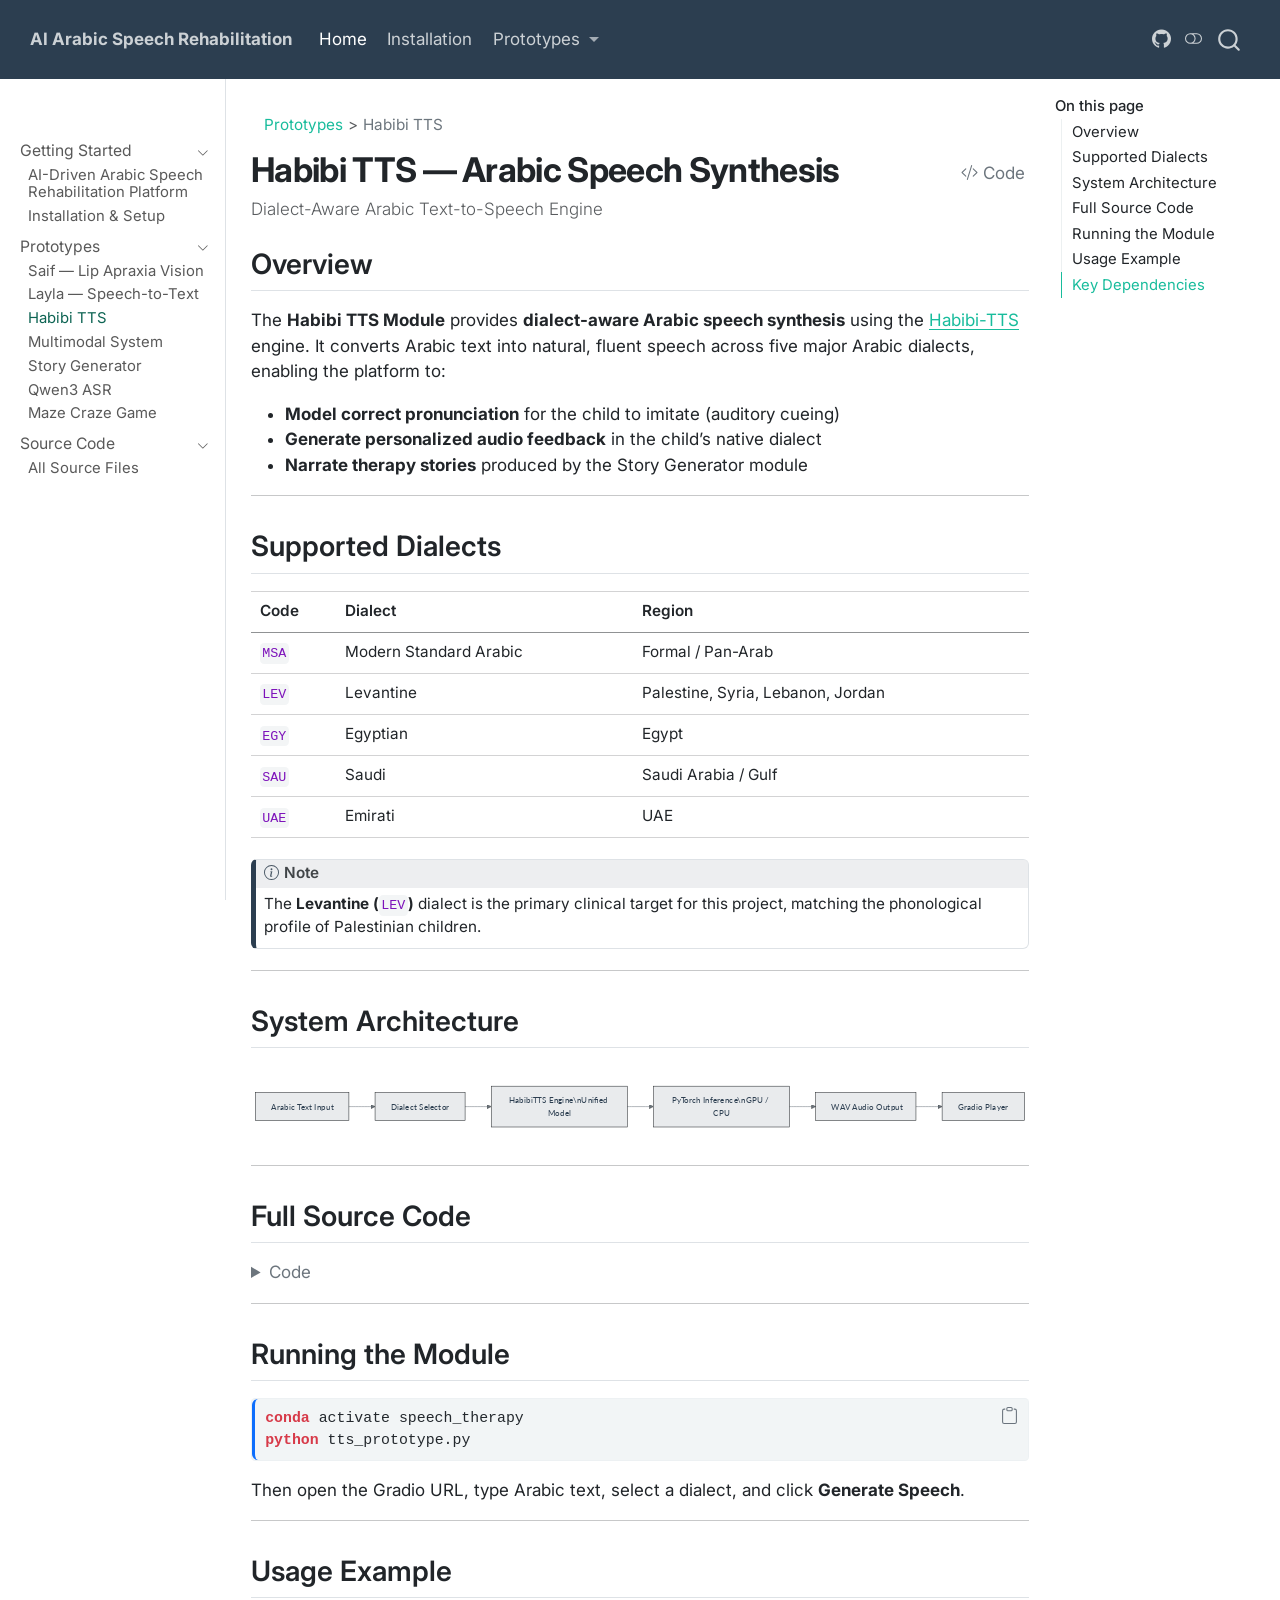
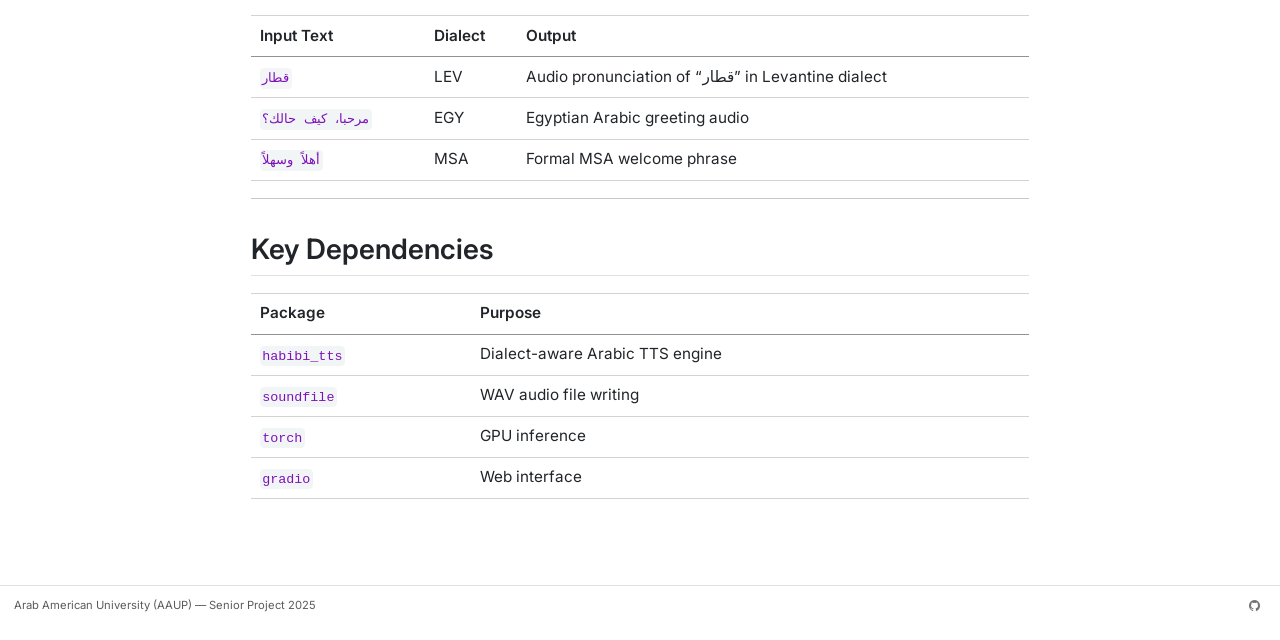
<file: docs/site/prototypes/tts-module.html>
<!DOCTYPE html>
<html xmlns="http://www.w3.org/1999/xhtml" lang="en" xml:lang="en"><head>

<meta charset="utf-8">
<meta name="generator" content="quarto-1.9.38">

<meta name="viewport" content="width=device-width, initial-scale=1.0, user-scalable=yes">


<title>Habibi TTS — Arabic Speech Synthesis – AI Arabic Speech Rehabilitation</title>
<style>
/* Default styles provided by pandoc.
** See https://pandoc.org/MANUAL.html#variables-for-html for config info.
*/
code{white-space: pre-wrap;}
span.smallcaps{font-variant: small-caps;}
div.columns{display: flex; gap: min(4vw, 1.5em);}
div.column{flex: auto; overflow-x: auto;}
div.hanging-indent{margin-left: 1.5em; text-indent: -1.5em;}
ul.task-list{list-style: none;}
ul.task-list li input[type="checkbox"] {
  width: 0.8em;
  margin: 0 0.8em 0.2em -1em; /* quarto-specific, see https://github.com/quarto-dev/quarto-cli/issues/4556 */ 
  vertical-align: middle;
}
/* CSS for syntax highlighting */
html { -webkit-text-size-adjust: 100%; }
pre > code.sourceCode { white-space: pre; position: relative; }
pre > code.sourceCode > span { display: inline-block; line-height: 1.25; }
pre > code.sourceCode > span:empty { height: 1.2em; }
.sourceCode { overflow: visible; }
code.sourceCode > span { color: inherit; text-decoration: inherit; }
div.sourceCode { margin: 1em 0; }
pre.sourceCode { margin: 0; }
@media screen {
div.sourceCode { overflow: auto; }
}
@media print {
pre > code.sourceCode { white-space: pre-wrap; }
pre > code.sourceCode > span { text-indent: -5em; padding-left: 5em; }
}
pre.numberSource code
  { counter-reset: source-line 0; }
pre.numberSource code > span
  { position: relative; left: -4em; counter-increment: source-line; }
pre.numberSource code > span > a:first-child::before
  { content: counter(source-line);
    position: relative; left: -1em; text-align: right; vertical-align: baseline;
    border: none; display: inline-block;
    -webkit-touch-callout: none; -webkit-user-select: none;
    -khtml-user-select: none; -moz-user-select: none;
    -ms-user-select: none; user-select: none;
    padding: 0 4px; width: 4em;
  }
pre.numberSource { margin-left: 3em;  padding-left: 4px; }
div.sourceCode
  {   }
@media screen {
pre > code.sourceCode > span > a:first-child::before { text-decoration: underline; }
}
</style>


<script src="../site_libs/quarto-nav/quarto-nav.js"></script>
<script src="../site_libs/quarto-nav/headroom.min.js"></script>
<script src="../site_libs/clipboard/clipboard.min.js"></script>
<script src="../site_libs/quarto-search/autocomplete.umd.js"></script>
<script src="../site_libs/quarto-search/fuse.min.js"></script>
<script src="../site_libs/quarto-search/quarto-search.js"></script>
<meta name="quarto:offset" content="../">
<link href="../assets/favicon.ico" rel="icon">
<script src="../site_libs/quarto-html/quarto.js" type="module"></script>
<script src="../site_libs/quarto-html/tabsets/tabsets.js" type="module"></script>
<script src="../site_libs/quarto-html/popper.min.js"></script>
<script src="../site_libs/quarto-html/tippy.umd.min.js"></script>
<script src="../site_libs/quarto-html/anchor.min.js"></script>
<link href="../site_libs/quarto-html/tippy.css" rel="stylesheet">
<link href="../site_libs/quarto-html/quarto-syntax-highlighting-de63f62b328812d8e578a4d74e282472.css" rel="stylesheet" class="quarto-color-scheme" id="quarto-text-highlighting-styles">
<link href="../site_libs/quarto-html/quarto-syntax-highlighting-dark-6b6957c917596b414ec0b78690761e87.css" rel="stylesheet" class="quarto-color-scheme quarto-color-alternate" id="quarto-text-highlighting-styles">
<link href="../site_libs/quarto-html/quarto-syntax-highlighting-de63f62b328812d8e578a4d74e282472.css" rel="stylesheet" class="quarto-color-scheme-extra" id="quarto-text-highlighting-styles">
<script src="../site_libs/bootstrap/bootstrap.min.js"></script>
<link href="../site_libs/bootstrap/bootstrap-icons.css" rel="stylesheet">
<link href="../site_libs/bootstrap/bootstrap-7e84c5f4eb4d3efe317729a7bdda7fe6.min.css" rel="stylesheet" append-hash="true" class="quarto-color-scheme" id="quarto-bootstrap" data-mode="light">
<link href="../site_libs/bootstrap/bootstrap-dark-70d92981cf4513a1d3bfdb49ab6df68f.min.css" rel="stylesheet" append-hash="true" class="quarto-color-scheme quarto-color-alternate" id="quarto-bootstrap" data-mode="dark">
<link href="../site_libs/bootstrap/bootstrap-7e84c5f4eb4d3efe317729a7bdda7fe6.min.css" rel="stylesheet" append-hash="true" class="quarto-color-scheme-extra" id="quarto-bootstrap" data-mode="light">
<script id="quarto-search-options" type="application/json">{
  "location": "navbar",
  "copy-button": false,
  "collapse-after": 3,
  "panel-placement": "end",
  "type": "overlay",
  "limit": 50,
  "keyboard-shortcut": [
    "f",
    "/",
    "s"
  ],
  "show-item-context": false,
  "language": {
    "search-no-results-text": "No results",
    "search-matching-documents-text": "matching documents",
    "search-copy-link-title": "Copy link to search",
    "search-hide-matches-text": "Hide additional matches",
    "search-more-match-text": "more match in this document",
    "search-more-matches-text": "more matches in this document",
    "search-clear-button-title": "Clear",
    "search-text-placeholder": "",
    "search-detached-cancel-button-title": "Cancel",
    "search-submit-button-title": "Submit",
    "search-label": "Search"
  }
}</script>
<script src="../site_libs/quarto-diagram/mermaid.min.js"></script>
<script src="../site_libs/quarto-diagram/mermaid-init.js"></script>
<link href="../site_libs/quarto-diagram/mermaid.css" rel="stylesheet">


<link rel="stylesheet" href="../styles.css">
</head>

<body class="nav-sidebar docked nav-fixed quarto-light"><script id="quarto-html-before-body" type="application/javascript">
    const toggleBodyColorMode = (bsSheetEl) => {
      const mode = bsSheetEl.getAttribute("data-mode");
      const bodyEl = window.document.querySelector("body");
      if (mode === "dark") {
        bodyEl.classList.add("quarto-dark");
        bodyEl.classList.remove("quarto-light");
      } else {
        bodyEl.classList.add("quarto-light");
        bodyEl.classList.remove("quarto-dark");
      }
    }
    const toggleBodyColorPrimary = () => {
      const bsSheetEl = window.document.querySelector("link#quarto-bootstrap:not([rel=disabled-stylesheet])");
      if (bsSheetEl) {
        toggleBodyColorMode(bsSheetEl);
      }
    }
    const setColorSchemeToggle = (alternate) => {
      const toggles = window.document.querySelectorAll('.quarto-color-scheme-toggle');
      for (let i=0; i < toggles.length; i++) {
        const toggle = toggles[i];
        if (toggle) {
          if (alternate) {
            toggle.classList.add("alternate");
          } else {
            toggle.classList.remove("alternate");
          }
        }
      }
    };
    const toggleColorMode = (alternate) => {
      // Switch the stylesheets
      const primaryStylesheets = window.document.querySelectorAll('link.quarto-color-scheme:not(.quarto-color-alternate)');
      const alternateStylesheets = window.document.querySelectorAll('link.quarto-color-scheme.quarto-color-alternate');
      manageTransitions('#quarto-margin-sidebar .nav-link', false);
      if (alternate) {
        // note: dark is layered on light, we don't disable primary!
        enableStylesheet(alternateStylesheets);
        for (const sheetNode of alternateStylesheets) {
          if (sheetNode.id === "quarto-bootstrap") {
            toggleBodyColorMode(sheetNode);
          }
        }
      } else {
        disableStylesheet(alternateStylesheets);
        enableStylesheet(primaryStylesheets)
        toggleBodyColorPrimary();
      }
      manageTransitions('#quarto-margin-sidebar .nav-link', true);
      // Switch the toggles
      setColorSchemeToggle(alternate)
      // Hack to workaround the fact that safari doesn't
      // properly recolor the scrollbar when toggling (#1455)
      if (navigator.userAgent.indexOf('Safari') > 0 && navigator.userAgent.indexOf('Chrome') == -1) {
        manageTransitions("body", false);
        window.scrollTo(0, 1);
        setTimeout(() => {
          window.scrollTo(0, 0);
          manageTransitions("body", true);
        }, 40);
      }
    }
    const disableStylesheet = (stylesheets) => {
      for (let i=0; i < stylesheets.length; i++) {
        const stylesheet = stylesheets[i];
        stylesheet.rel = 'disabled-stylesheet';
      }
    }
    const enableStylesheet = (stylesheets) => {
      for (let i=0; i < stylesheets.length; i++) {
        const stylesheet = stylesheets[i];
        if(stylesheet.rel !== 'stylesheet') { // for Chrome, which will still FOUC without this check
          stylesheet.rel = 'stylesheet';
        }
      }
    }
    const manageTransitions = (selector, allowTransitions) => {
      const els = window.document.querySelectorAll(selector);
      for (let i=0; i < els.length; i++) {
        const el = els[i];
        if (allowTransitions) {
          el.classList.remove('notransition');
        } else {
          el.classList.add('notransition');
        }
      }
    }
    const isFileUrl = () => {
      return window.location.protocol === 'file:';
    }
    const hasAlternateSentinel = () => {
      let styleSentinel = getColorSchemeSentinel();
      if (styleSentinel !== null) {
        return styleSentinel === "alternate";
      } else {
        return false;
      }
    }
    const setStyleSentinel = (alternate) => {
      const value = alternate ? "alternate" : "default";
      if (!isFileUrl()) {
        window.localStorage.setItem("quarto-color-scheme", value);
      } else {
        localAlternateSentinel = value;
      }
    }
    const getColorSchemeSentinel = () => {
      if (!isFileUrl()) {
        const storageValue = window.localStorage.getItem("quarto-color-scheme");
        return storageValue != null ? storageValue : localAlternateSentinel;
      } else {
        return localAlternateSentinel;
      }
    }
    const toggleGiscusIfUsed = (isAlternate, darkModeDefault) => {
      const baseTheme = document.querySelector('#giscus-base-theme')?.value ?? 'light';
      const alternateTheme = document.querySelector('#giscus-alt-theme')?.value ?? 'dark';
      let newTheme = '';
      if(authorPrefersDark) {
        newTheme = isAlternate ? baseTheme : alternateTheme;
      } else {
        newTheme = isAlternate ? alternateTheme : baseTheme;
      }
      const changeGiscusTheme = () => {
        // From: https://github.com/giscus/giscus/issues/336
        const sendMessage = (message) => {
          const iframe = document.querySelector('iframe.giscus-frame');
          if (!iframe) return;
          iframe.contentWindow.postMessage({ giscus: message }, 'https://giscus.app');
        }
        sendMessage({
          setConfig: {
            theme: newTheme
          }
        });
      }
      const isGiscussLoaded = window.document.querySelector('iframe.giscus-frame') !== null;
      if (isGiscussLoaded) {
        changeGiscusTheme();
      }
    };
    const authorPrefersDark = false;
    const darkModeDefault = authorPrefersDark;
      document.querySelector('link#quarto-text-highlighting-styles.quarto-color-scheme-extra').rel = 'disabled-stylesheet';
      document.querySelector('link#quarto-bootstrap.quarto-color-scheme-extra').rel = 'disabled-stylesheet';
    let localAlternateSentinel = darkModeDefault ? 'alternate' : 'default';
    // Dark / light mode switch
    window.quartoToggleColorScheme = () => {
      // Read the current dark / light value
      let toAlternate = !hasAlternateSentinel();
      toggleColorMode(toAlternate);
      setStyleSentinel(toAlternate);
      toggleGiscusIfUsed(toAlternate, darkModeDefault);
      window.dispatchEvent(new Event('resize'));
    };
    // Switch to dark mode if need be
    if (hasAlternateSentinel()) {
      toggleColorMode(true);
    } else {
      toggleColorMode(false);
    }
  </script>

<div id="quarto-search-results"></div>
  <header id="quarto-header" class="headroom fixed-top">
    <nav class="navbar navbar-expand-lg " data-bs-theme="dark">
      <div class="navbar-container container-fluid">
      <div class="navbar-brand-container mx-auto">
    <a class="navbar-brand" href="../index.html">
    <span class="navbar-title">AI Arabic Speech Rehabilitation</span>
    </a>
  </div>
            <div id="quarto-search" class="" title="Search"></div>
          <button class="navbar-toggler" type="button" data-bs-toggle="collapse" data-bs-target="#navbarCollapse" aria-controls="navbarCollapse" role="menu" aria-expanded="false" aria-label="Toggle navigation" onclick="if (window.quartoToggleHeadroom) { window.quartoToggleHeadroom(); }">
  <span class="navbar-toggler-icon"></span>
</button>
          <div class="collapse navbar-collapse" id="navbarCollapse">
            <ul class="navbar-nav navbar-nav-scroll me-auto">
  <li class="nav-item">
    <a class="nav-link active" href="../index.html" aria-current="page"> 
<span class="menu-text">Home</span></a>
  </li>  
  <li class="nav-item">
    <a class="nav-link" href="../installation.html"> 
<span class="menu-text">Installation</span></a>
  </li>  
  <li class="nav-item dropdown ">
    <a class="nav-link dropdown-toggle" href="#" id="nav-menu-prototypes" role="link" data-bs-toggle="dropdown" aria-expanded="false">
 <span class="menu-text">Prototypes</span>
    </a>
    <ul class="dropdown-menu" aria-labelledby="nav-menu-prototypes">    
        <li>
    <a class="dropdown-item" href="../prototypes/lips-module.html">
 <span class="dropdown-text">Saif — Lip Apraxia Vision</span></a>
  </li>  
        <li>
    <a class="dropdown-item" href="../prototypes/speech-module.html">
 <span class="dropdown-text">Layla — Speech-to-Text (Whisper)</span></a>
  </li>  
        <li>
    <a class="dropdown-item" href="../prototypes/tts-module.html">
 <span class="dropdown-text">Habibi TTS — Arabic Speech Synthesis</span></a>
  </li>  
        <li>
    <a class="dropdown-item" href="../prototypes/multimodal.html">
 <span class="dropdown-text">Multimodal System</span></a>
  </li>  
        <li>
    <a class="dropdown-item" href="../prototypes/story-generator.html">
 <span class="dropdown-text">Story Generator (Qwen)</span></a>
  </li>  
        <li>
    <a class="dropdown-item" href="../prototypes/qwen-asr.html">
 <span class="dropdown-text">Qwen3 ASR</span></a>
  </li>  
        <li>
    <a class="dropdown-item" href="../prototypes/maze-game.html">
 <span class="dropdown-text">Maze Craze Game</span></a>
  </li>  
    </ul>
  </li>
</ul>
            <ul class="navbar-nav navbar-nav-scroll ms-auto">
  <li class="nav-item compact">
    <a class="nav-link" href="https://github.com"> <i class="bi bi-github" role="img">
</i> 
<span class="menu-text"></span></a>
  </li>  
</ul>
          </div> <!-- /navcollapse -->
            <div class="quarto-navbar-tools">
  <a href="" class="quarto-color-scheme-toggle quarto-navigation-tool  px-1" onclick="window.quartoToggleColorScheme(); return false;" title="Toggle dark mode"><i class="bi"></i></a>
</div>
      </div> <!-- /container-fluid -->
    </nav>
  <nav class="quarto-secondary-nav">
    <div class="container-fluid d-flex">
      <button type="button" class="quarto-btn-toggle btn" data-bs-toggle="collapse" role="button" data-bs-target=".quarto-sidebar-collapse-item" aria-controls="quarto-sidebar" aria-expanded="false" aria-label="Toggle sidebar navigation" onclick="if (window.quartoToggleHeadroom) { window.quartoToggleHeadroom(); }">
        <i class="bi bi-layout-text-sidebar-reverse"></i>
      </button>
        <nav class="quarto-page-breadcrumbs" aria-label="breadcrumb"><ol class="breadcrumb"><li class="breadcrumb-item"><a href="../prototypes/lips-module.html">Prototypes</a></li><li class="breadcrumb-item"><a href="../prototypes/tts-module.html">Habibi TTS</a></li></ol></nav>
        <a class="flex-grow-1" role="navigation" data-bs-toggle="collapse" data-bs-target=".quarto-sidebar-collapse-item" aria-controls="quarto-sidebar" aria-expanded="false" aria-label="Toggle sidebar navigation" onclick="if (window.quartoToggleHeadroom) { window.quartoToggleHeadroom(); }">      
        </a>
      <button type="button" class="btn quarto-search-button" aria-label="Search" onclick="window.quartoOpenSearch();">
        <i class="bi bi-search"></i>
      </button>
    </div>
  </nav>
</header>
<!-- content -->
<div id="quarto-content" class="quarto-container page-columns page-rows-contents page-layout-article page-navbar">
<!-- sidebar -->
  <nav id="quarto-sidebar" class="sidebar collapse collapse-horizontal quarto-sidebar-collapse-item sidebar-navigation docked overflow-auto">
        <div class="mt-2 flex-shrink-0 align-items-center">
        <div class="sidebar-search">
        <div id="quarto-search" class="" title="Search"></div>
        </div>
        </div>
    <div class="sidebar-menu-container"> 
    <ul class="list-unstyled mt-1">
        <li class="sidebar-item sidebar-item-section">
      <div class="sidebar-item-container"> 
            <a class="sidebar-item-text sidebar-link text-start" data-bs-toggle="collapse" data-bs-target="#quarto-sidebar-section-1" role="navigation" aria-expanded="true">
 <span class="menu-text">Getting Started</span></a>
          <a class="sidebar-item-toggle text-start" data-bs-toggle="collapse" data-bs-target="#quarto-sidebar-section-1" role="navigation" aria-expanded="true" aria-label="Toggle section">
            <i class="bi bi-chevron-right ms-2"></i>
          </a> 
      </div>
      <ul id="quarto-sidebar-section-1" class="collapse list-unstyled sidebar-section depth1 show">  
          <li class="sidebar-item">
  <div class="sidebar-item-container"> 
  <a href="../index.html" class="sidebar-item-text sidebar-link">
 <span class="menu-text">AI-Driven Arabic Speech Rehabilitation Platform</span></a>
  </div>
</li>
          <li class="sidebar-item">
  <div class="sidebar-item-container"> 
  <a href="../installation.html" class="sidebar-item-text sidebar-link">
 <span class="menu-text">Installation &amp; Setup</span></a>
  </div>
</li>
      </ul>
  </li>
        <li class="sidebar-item sidebar-item-section">
      <div class="sidebar-item-container"> 
            <a class="sidebar-item-text sidebar-link text-start" data-bs-toggle="collapse" data-bs-target="#quarto-sidebar-section-2" role="navigation" aria-expanded="true">
 <span class="menu-text">Prototypes</span></a>
          <a class="sidebar-item-toggle text-start" data-bs-toggle="collapse" data-bs-target="#quarto-sidebar-section-2" role="navigation" aria-expanded="true" aria-label="Toggle section">
            <i class="bi bi-chevron-right ms-2"></i>
          </a> 
      </div>
      <ul id="quarto-sidebar-section-2" class="collapse list-unstyled sidebar-section depth1 show">  
          <li class="sidebar-item">
  <div class="sidebar-item-container"> 
  <a href="../prototypes/lips-module.html" class="sidebar-item-text sidebar-link">
 <span class="menu-text">Saif — Lip Apraxia Vision</span></a>
  </div>
</li>
          <li class="sidebar-item">
  <div class="sidebar-item-container"> 
  <a href="../prototypes/speech-module.html" class="sidebar-item-text sidebar-link">
 <span class="menu-text">Layla — Speech-to-Text</span></a>
  </div>
</li>
          <li class="sidebar-item">
  <div class="sidebar-item-container"> 
  <a href="../prototypes/tts-module.html" class="sidebar-item-text sidebar-link active">
 <span class="menu-text">Habibi TTS</span></a>
  </div>
</li>
          <li class="sidebar-item">
  <div class="sidebar-item-container"> 
  <a href="../prototypes/multimodal.html" class="sidebar-item-text sidebar-link">
 <span class="menu-text">Multimodal System</span></a>
  </div>
</li>
          <li class="sidebar-item">
  <div class="sidebar-item-container"> 
  <a href="../prototypes/story-generator.html" class="sidebar-item-text sidebar-link">
 <span class="menu-text">Story Generator</span></a>
  </div>
</li>
          <li class="sidebar-item">
  <div class="sidebar-item-container"> 
  <a href="../prototypes/qwen-asr.html" class="sidebar-item-text sidebar-link">
 <span class="menu-text">Qwen3 ASR</span></a>
  </div>
</li>
          <li class="sidebar-item">
  <div class="sidebar-item-container"> 
  <a href="../prototypes/maze-game.html" class="sidebar-item-text sidebar-link">
 <span class="menu-text">Maze Craze Game</span></a>
  </div>
</li>
      </ul>
  </li>
        <li class="sidebar-item sidebar-item-section">
      <div class="sidebar-item-container"> 
            <a class="sidebar-item-text sidebar-link text-start" data-bs-toggle="collapse" data-bs-target="#quarto-sidebar-section-3" role="navigation" aria-expanded="true">
 <span class="menu-text">Source Code</span></a>
          <a class="sidebar-item-toggle text-start" data-bs-toggle="collapse" data-bs-target="#quarto-sidebar-section-3" role="navigation" aria-expanded="true" aria-label="Toggle section">
            <i class="bi bi-chevron-right ms-2"></i>
          </a> 
      </div>
      <ul id="quarto-sidebar-section-3" class="collapse list-unstyled sidebar-section depth1 show">  
          <li class="sidebar-item">
  <div class="sidebar-item-container"> 
  <a href="../code/index.html" class="sidebar-item-text sidebar-link">
 <span class="menu-text">All Source Files</span></a>
  </div>
</li>
      </ul>
  </li>
    </ul>
    </div>
</nav>
<div id="quarto-sidebar-glass" class="quarto-sidebar-collapse-item" data-bs-toggle="collapse" data-bs-target=".quarto-sidebar-collapse-item"></div>
<!-- margin-sidebar -->
    <div id="quarto-margin-sidebar" class="sidebar margin-sidebar">
        <nav id="TOC" role="doc-toc" class="toc-active">
    <h2 id="toc-title">On this page</h2>
   
  <ul>
  <li><a href="#overview" id="toc-overview" class="nav-link active" data-scroll-target="#overview">Overview</a></li>
  <li><a href="#supported-dialects" id="toc-supported-dialects" class="nav-link" data-scroll-target="#supported-dialects">Supported Dialects</a></li>
  <li><a href="#system-architecture" id="toc-system-architecture" class="nav-link" data-scroll-target="#system-architecture">System Architecture</a></li>
  <li><a href="#full-source-code" id="toc-full-source-code" class="nav-link" data-scroll-target="#full-source-code">Full Source Code</a></li>
  <li><a href="#running-the-module" id="toc-running-the-module" class="nav-link" data-scroll-target="#running-the-module">Running the Module</a></li>
  <li><a href="#usage-example" id="toc-usage-example" class="nav-link" data-scroll-target="#usage-example">Usage Example</a></li>
  <li><a href="#key-dependencies" id="toc-key-dependencies" class="nav-link" data-scroll-target="#key-dependencies">Key Dependencies</a></li>
  </ul>
</nav>
    </div>
<!-- main -->
<main class="content" id="quarto-document-content">


<header id="title-block-header" class="quarto-title-block default"><nav class="quarto-page-breadcrumbs quarto-title-breadcrumbs d-none d-lg-block" aria-label="breadcrumb"><ol class="breadcrumb"><li class="breadcrumb-item"><a href="../prototypes/lips-module.html">Prototypes</a></li><li class="breadcrumb-item"><a href="../prototypes/tts-module.html">Habibi TTS</a></li></ol></nav>
<div class="quarto-title">
<div class="quarto-title-block"><div><h1 class="title">Habibi TTS — Arabic Speech Synthesis</h1><button type="button" class="btn code-tools-button" id="quarto-code-tools-source"><i class="bi"></i> Code</button></div></div>
<p class="subtitle lead">Dialect-Aware Arabic Text-to-Speech Engine</p>
</div>



<div class="quarto-title-meta">

    
  
    
  </div>
  


</header>


<section id="overview" class="level2">
<h2 class="anchored" data-anchor-id="overview">Overview</h2>
<p>The <strong>Habibi TTS Module</strong> provides <strong>dialect-aware Arabic speech synthesis</strong> using the <a href="https://github.com/Habibi-TTS">Habibi-TTS</a> engine. It converts Arabic text into natural, fluent speech across five major Arabic dialects, enabling the platform to:</p>
<ul>
<li><strong>Model correct pronunciation</strong> for the child to imitate (auditory cueing)</li>
<li><strong>Generate personalized audio feedback</strong> in the child’s native dialect</li>
<li><strong>Narrate therapy stories</strong> produced by the Story Generator module</li>
</ul>
<hr>
</section>
<section id="supported-dialects" class="level2">
<h2 class="anchored" data-anchor-id="supported-dialects">Supported Dialects</h2>
<table class="caption-top table">
<thead>
<tr class="header">
<th>Code</th>
<th>Dialect</th>
<th>Region</th>
</tr>
</thead>
<tbody>
<tr class="odd">
<td><code>MSA</code></td>
<td>Modern Standard Arabic</td>
<td>Formal / Pan-Arab</td>
</tr>
<tr class="even">
<td><code>LEV</code></td>
<td>Levantine</td>
<td>Palestine, Syria, Lebanon, Jordan</td>
</tr>
<tr class="odd">
<td><code>EGY</code></td>
<td>Egyptian</td>
<td>Egypt</td>
</tr>
<tr class="even">
<td><code>SAU</code></td>
<td>Saudi</td>
<td>Saudi Arabia / Gulf</td>
</tr>
<tr class="odd">
<td><code>UAE</code></td>
<td>Emirati</td>
<td>UAE</td>
</tr>
</tbody>
</table>
<div class="callout callout-style-default callout-note callout-titled">
<div class="callout-header d-flex align-content-center">
<div class="callout-icon-container">
<i class="callout-icon"></i>
</div>
<div class="callout-title-container flex-fill">
Note
</div>
</div>
<div class="callout-body-container callout-body">
<p>The <strong>Levantine (<code>LEV</code>)</strong> dialect is the primary clinical target for this project, matching the phonological profile of Palestinian children.</p>
</div>
</div>
<hr>
</section>
<section id="system-architecture" class="level2">
<h2 class="anchored" data-anchor-id="system-architecture">System Architecture</h2>
<div class="cell" data-layout-align="default">
<div class="cell-output-display">
<div>
<p></p><figure class="figure"><p></p>
<div>
<pre class="mermaid mermaid-js">flowchart LR
    A[Arabic Text Input] --&gt; B[Dialect Selector]
    B --&gt; C[HabibiTTS Engine\nUnified Model]
    C --&gt; D[PyTorch Inference\nGPU / CPU]
    D --&gt; E[WAV Audio Output]
    E --&gt; F[Gradio Player]
</pre>
</div>
<p></p></figure><p></p>
</div>
</div>
</div>
<hr>
</section>
<section id="full-source-code" class="level2">
<h2 class="anchored" data-anchor-id="full-source-code">Full Source Code</h2>
<div id="1220d0b5" class="cell">
<div class="code-with-filename">
<details class="code-fold">
<summary>Code</summary>
<div class="code-with-filename-file">
<pre><strong>tts_prototype.py</strong></pre>
</div>
<div class="code-copy-outer-scaffold"><div class="sourceCode cell-code" id="cb1"><pre class="sourceCode python code-with-copy"><code class="sourceCode python"><span id="cb1-1"><a href="#cb1-1" aria-hidden="true" tabindex="-1"></a><span class="im">import</span> os</span>
<span id="cb1-2"><a href="#cb1-2" aria-hidden="true" tabindex="-1"></a><span class="im">import</span> soundfile <span class="im">as</span> sf</span>
<span id="cb1-3"><a href="#cb1-3" aria-hidden="true" tabindex="-1"></a><span class="im">import</span> gradio <span class="im">as</span> gr</span>
<span id="cb1-4"><a href="#cb1-4" aria-hidden="true" tabindex="-1"></a><span class="im">import</span> torch</span>
<span id="cb1-5"><a href="#cb1-5" aria-hidden="true" tabindex="-1"></a><span class="im">from</span> habibi_tts.infer.utils_infer <span class="im">import</span> HabibiTTS</span>
<span id="cb1-6"><a href="#cb1-6" aria-hidden="true" tabindex="-1"></a></span>
<span id="cb1-7"><a href="#cb1-7" aria-hidden="true" tabindex="-1"></a>REPO_ROOT <span class="op">=</span> os.path.dirname(os.path.realpath(<span class="va">__file__</span>))</span>
<span id="cb1-8"><a href="#cb1-8" aria-hidden="true" tabindex="-1"></a>device <span class="op">=</span> <span class="st">"cuda"</span> <span class="cf">if</span> torch.cuda.is_available() <span class="cf">else</span> <span class="st">"cpu"</span></span>
<span id="cb1-9"><a href="#cb1-9" aria-hidden="true" tabindex="-1"></a></span>
<span id="cb1-10"><a href="#cb1-10" aria-hidden="true" tabindex="-1"></a><span class="co"># Load the unified multi-dialect TTS engine</span></span>
<span id="cb1-11"><a href="#cb1-11" aria-hidden="true" tabindex="-1"></a>tts_engine <span class="op">=</span> HabibiTTS(model_type<span class="op">=</span><span class="st">"Unified"</span>, device<span class="op">=</span>device)</span>
<span id="cb1-12"><a href="#cb1-12" aria-hidden="true" tabindex="-1"></a></span>
<span id="cb1-13"><a href="#cb1-13" aria-hidden="true" tabindex="-1"></a></span>
<span id="cb1-14"><a href="#cb1-14" aria-hidden="true" tabindex="-1"></a><span class="kw">def</span> generate_arabic_speech(text, dialect):</span>
<span id="cb1-15"><a href="#cb1-15" aria-hidden="true" tabindex="-1"></a>    <span class="co">"""Convert Arabic text to speech using the selected dialect."""</span></span>
<span id="cb1-16"><a href="#cb1-16" aria-hidden="true" tabindex="-1"></a>    <span class="cf">if</span> <span class="kw">not</span> text.strip():</span>
<span id="cb1-17"><a href="#cb1-17" aria-hidden="true" tabindex="-1"></a>        <span class="cf">return</span> <span class="va">None</span></span>
<span id="cb1-18"><a href="#cb1-18" aria-hidden="true" tabindex="-1"></a></span>
<span id="cb1-19"><a href="#cb1-19" aria-hidden="true" tabindex="-1"></a>    out_path <span class="op">=</span> os.path.join(REPO_ROOT, <span class="st">"output.wav"</span>)</span>
<span id="cb1-20"><a href="#cb1-20" aria-hidden="true" tabindex="-1"></a></span>
<span id="cb1-21"><a href="#cb1-21" aria-hidden="true" tabindex="-1"></a>    <span class="co"># Run inference</span></span>
<span id="cb1-22"><a href="#cb1-22" aria-hidden="true" tabindex="-1"></a>    audio, sr <span class="op">=</span> tts_engine.infer(gen_text<span class="op">=</span>text, dialect<span class="op">=</span>dialect)</span>
<span id="cb1-23"><a href="#cb1-23" aria-hidden="true" tabindex="-1"></a></span>
<span id="cb1-24"><a href="#cb1-24" aria-hidden="true" tabindex="-1"></a>    <span class="co"># Convert tensor to numpy array if needed</span></span>
<span id="cb1-25"><a href="#cb1-25" aria-hidden="true" tabindex="-1"></a>    <span class="cf">if</span> <span class="bu">isinstance</span>(audio, torch.Tensor):</span>
<span id="cb1-26"><a href="#cb1-26" aria-hidden="true" tabindex="-1"></a>        audio <span class="op">=</span> audio.cpu().numpy()</span>
<span id="cb1-27"><a href="#cb1-27" aria-hidden="true" tabindex="-1"></a></span>
<span id="cb1-28"><a href="#cb1-28" aria-hidden="true" tabindex="-1"></a>    <span class="co"># Save to WAV file</span></span>
<span id="cb1-29"><a href="#cb1-29" aria-hidden="true" tabindex="-1"></a>    sf.write(out_path, audio, sr)</span>
<span id="cb1-30"><a href="#cb1-30" aria-hidden="true" tabindex="-1"></a>    <span class="cf">return</span> out_path</span>
<span id="cb1-31"><a href="#cb1-31" aria-hidden="true" tabindex="-1"></a></span>
<span id="cb1-32"><a href="#cb1-32" aria-hidden="true" tabindex="-1"></a></span>
<span id="cb1-33"><a href="#cb1-33" aria-hidden="true" tabindex="-1"></a><span class="co"># Build the Gradio interface</span></span>
<span id="cb1-34"><a href="#cb1-34" aria-hidden="true" tabindex="-1"></a><span class="cf">with</span> gr.Blocks(title<span class="op">=</span><span class="st">"Habibi-TTS Arabic Speech Synthesis"</span>) <span class="im">as</span> demo:</span>
<span id="cb1-35"><a href="#cb1-35" aria-hidden="true" tabindex="-1"></a>    gr.Markdown(<span class="st">"# 🔊 Habibi-TTS — Dialect-Aware Arabic Speech"</span>)</span>
<span id="cb1-36"><a href="#cb1-36" aria-hidden="true" tabindex="-1"></a>    gr.Markdown(<span class="st">"Enter Arabic text and select a dialect to synthesize natural speech."</span>)</span>
<span id="cb1-37"><a href="#cb1-37" aria-hidden="true" tabindex="-1"></a></span>
<span id="cb1-38"><a href="#cb1-38" aria-hidden="true" tabindex="-1"></a>    <span class="cf">with</span> gr.Row():</span>
<span id="cb1-39"><a href="#cb1-39" aria-hidden="true" tabindex="-1"></a>        text_input <span class="op">=</span> gr.Textbox(</span>
<span id="cb1-40"><a href="#cb1-40" aria-hidden="true" tabindex="-1"></a>            label<span class="op">=</span><span class="st">"Arabic Text"</span>,</span>
<span id="cb1-41"><a href="#cb1-41" aria-hidden="true" tabindex="-1"></a>            lines<span class="op">=</span><span class="dv">5</span>,</span>
<span id="cb1-42"><a href="#cb1-42" aria-hidden="true" tabindex="-1"></a>            placeholder<span class="op">=</span><span class="st">"أدخل النص العربي هنا..."</span></span>
<span id="cb1-43"><a href="#cb1-43" aria-hidden="true" tabindex="-1"></a>        )</span>
<span id="cb1-44"><a href="#cb1-44" aria-hidden="true" tabindex="-1"></a>        dialect_input <span class="op">=</span> gr.Dropdown(</span>
<span id="cb1-45"><a href="#cb1-45" aria-hidden="true" tabindex="-1"></a>            choices<span class="op">=</span>[<span class="st">"MSA"</span>, <span class="st">"EGY"</span>, <span class="st">"LEV"</span>, <span class="st">"SAU"</span>, <span class="st">"UAE"</span>],</span>
<span id="cb1-46"><a href="#cb1-46" aria-hidden="true" tabindex="-1"></a>            value<span class="op">=</span><span class="st">"LEV"</span>,</span>
<span id="cb1-47"><a href="#cb1-47" aria-hidden="true" tabindex="-1"></a>            label<span class="op">=</span><span class="st">"Dialect"</span></span>
<span id="cb1-48"><a href="#cb1-48" aria-hidden="true" tabindex="-1"></a>        )</span>
<span id="cb1-49"><a href="#cb1-49" aria-hidden="true" tabindex="-1"></a></span>
<span id="cb1-50"><a href="#cb1-50" aria-hidden="true" tabindex="-1"></a>    <span class="cf">with</span> gr.Row():</span>
<span id="cb1-51"><a href="#cb1-51" aria-hidden="true" tabindex="-1"></a>        audio_output <span class="op">=</span> gr.Audio(label<span class="op">=</span><span class="st">"Generated Speech"</span>, <span class="bu">type</span><span class="op">=</span><span class="st">"filepath"</span>)</span>
<span id="cb1-52"><a href="#cb1-52" aria-hidden="true" tabindex="-1"></a></span>
<span id="cb1-53"><a href="#cb1-53" aria-hidden="true" tabindex="-1"></a>    btn <span class="op">=</span> gr.Button(<span class="st">"Generate Speech 🎙️"</span>, variant<span class="op">=</span><span class="st">"primary"</span>)</span>
<span id="cb1-54"><a href="#cb1-54" aria-hidden="true" tabindex="-1"></a>    btn.click(generate_arabic_speech, [text_input, dialect_input], audio_output)</span>
<span id="cb1-55"><a href="#cb1-55" aria-hidden="true" tabindex="-1"></a></span>
<span id="cb1-56"><a href="#cb1-56" aria-hidden="true" tabindex="-1"></a></span>
<span id="cb1-57"><a href="#cb1-57" aria-hidden="true" tabindex="-1"></a><span class="cf">if</span> <span class="va">__name__</span> <span class="op">==</span> <span class="st">"__main__"</span>:</span>
<span id="cb1-58"><a href="#cb1-58" aria-hidden="true" tabindex="-1"></a>    demo.launch(share<span class="op">=</span><span class="va">True</span>)</span></code></pre></div><button title="Copy to Clipboard" class="code-copy-button"><i class="bi"></i></button></div>
</details>
</div>
</div>
<hr>
</section>
<section id="running-the-module" class="level2">
<h2 class="anchored" data-anchor-id="running-the-module">Running the Module</h2>
<div class="code-copy-outer-scaffold"><div class="sourceCode" id="cb2"><pre class="sourceCode bash code-with-copy"><code class="sourceCode bash"><span id="cb2-1"><a href="#cb2-1" aria-hidden="true" tabindex="-1"></a><span class="ex">conda</span> activate speech_therapy</span>
<span id="cb2-2"><a href="#cb2-2" aria-hidden="true" tabindex="-1"></a><span class="ex">python</span> tts_prototype.py</span></code></pre></div><button title="Copy to Clipboard" class="code-copy-button"><i class="bi"></i></button></div>
<p>Then open the Gradio URL, type Arabic text, select a dialect, and click <strong>Generate Speech</strong>.</p>
<hr>
</section>
<section id="usage-example" class="level2">
<h2 class="anchored" data-anchor-id="usage-example">Usage Example</h2>
<table class="caption-top table">
<thead>
<tr class="header">
<th>Input Text</th>
<th>Dialect</th>
<th>Output</th>
</tr>
</thead>
<tbody>
<tr class="odd">
<td><code>قطار</code></td>
<td>LEV</td>
<td>Audio pronunciation of “قطار” in Levantine dialect</td>
</tr>
<tr class="even">
<td><code>مرحبا، كيف حالك؟</code></td>
<td>EGY</td>
<td>Egyptian Arabic greeting audio</td>
</tr>
<tr class="odd">
<td><code>أهلاً وسهلاً</code></td>
<td>MSA</td>
<td>Formal MSA welcome phrase</td>
</tr>
</tbody>
</table>
<hr>
</section>
<section id="key-dependencies" class="level2">
<h2 class="anchored" data-anchor-id="key-dependencies">Key Dependencies</h2>
<table class="caption-top table">
<thead>
<tr class="header">
<th>Package</th>
<th>Purpose</th>
</tr>
</thead>
<tbody>
<tr class="odd">
<td><code>habibi_tts</code></td>
<td>Dialect-aware Arabic TTS engine</td>
</tr>
<tr class="even">
<td><code>soundfile</code></td>
<td>WAV audio file writing</td>
</tr>
<tr class="odd">
<td><code>torch</code></td>
<td>GPU inference</td>
</tr>
<tr class="even">
<td><code>gradio</code></td>
<td>Web interface</td>
</tr>
</tbody>
</table>


<!-- -->

</section>

</main> <!-- /main -->
<script id="quarto-html-after-body" type="application/javascript">
  window.document.addEventListener("DOMContentLoaded", function (event) {
    // Ensure there is a toggle, if there isn't float one in the top right
    if (window.document.querySelector('.quarto-color-scheme-toggle') === null) {
      const a = window.document.createElement('a');
      a.classList.add('top-right');
      a.classList.add('quarto-color-scheme-toggle');
      a.href = "";
      a.onclick = function() { try { window.quartoToggleColorScheme(); } catch {} return false; };
      const i = window.document.createElement("i");
      i.classList.add('bi');
      a.appendChild(i);
      window.document.body.appendChild(a);
    }
    setColorSchemeToggle(hasAlternateSentinel())
    const icon = "";
    const anchorJS = new window.AnchorJS();
    anchorJS.options = {
      placement: 'right',
      icon: icon
    };
    anchorJS.add('.anchored');
    const isCodeAnnotation = (el) => {
      for (const clz of el.classList) {
        if (clz.startsWith('code-annotation-')) {                     
          return true;
        }
      }
      return false;
    }
    const onCopySuccess = function(e) {
      // button target
      const button = e.trigger;
      // don't keep focus
      button.blur();
      // flash "checked"
      button.classList.add('code-copy-button-checked');
      var currentTitle = button.getAttribute("title");
      button.setAttribute("title", "Copied!");
      let tooltip;
      if (window.bootstrap) {
        button.setAttribute("data-bs-toggle", "tooltip");
        button.setAttribute("data-bs-placement", "left");
        button.setAttribute("data-bs-title", "Copied!");
        tooltip = new bootstrap.Tooltip(button, 
          { trigger: "manual", 
            customClass: "code-copy-button-tooltip",
            offset: [0, -8]});
        tooltip.show();    
      }
      setTimeout(function() {
        if (tooltip) {
          tooltip.hide();
          button.removeAttribute("data-bs-title");
          button.removeAttribute("data-bs-toggle");
          button.removeAttribute("data-bs-placement");
        }
        button.setAttribute("title", currentTitle);
        button.classList.remove('code-copy-button-checked');
      }, 1000);
      // clear code selection
      e.clearSelection();
    }
    const getTextToCopy = function(trigger) {
      const outerScaffold = trigger.parentElement.cloneNode(true);
      const codeEl = outerScaffold.querySelector('code');
      for (const childEl of codeEl.children) {
        if (isCodeAnnotation(childEl)) {
          childEl.remove();
        }
      }
      return codeEl.innerText;
    }
    const clipboard = new window.ClipboardJS('.code-copy-button:not([data-in-quarto-modal])', {
      text: getTextToCopy
    });
    clipboard.on('success', onCopySuccess);
    if (window.document.getElementById('quarto-embedded-source-code-modal')) {
      const clipboardModal = new window.ClipboardJS('.code-copy-button[data-in-quarto-modal]', {
        text: getTextToCopy,
        container: window.document.getElementById('quarto-embedded-source-code-modal')
      });
      clipboardModal.on('success', onCopySuccess);
    }
    const viewSource = window.document.getElementById('quarto-view-source') ||
                       window.document.getElementById('quarto-code-tools-source');
    if (viewSource) {
      const sourceUrl = viewSource.getAttribute("data-quarto-source-url");
      viewSource.addEventListener("click", function(e) {
        if (sourceUrl) {
          // rstudio viewer pane
          if (/\bcapabilities=\b/.test(window.location)) {
            window.open(sourceUrl);
          } else {
            window.location.href = sourceUrl;
          }
        } else {
          const modal = new bootstrap.Modal(document.getElementById('quarto-embedded-source-code-modal'));
          modal.show();
        }
        return false;
      });
    }
    function toggleCodeHandler(show) {
      return function(e) {
        const detailsSrc = window.document.querySelectorAll(".cell > details > .sourceCode");
        for (let i=0; i<detailsSrc.length; i++) {
          const details = detailsSrc[i].parentElement;
          if (show) {
            details.open = true;
          } else {
            details.removeAttribute("open");
          }
        }
        const cellCodeDivs = window.document.querySelectorAll(".cell > .sourceCode");
        const fromCls = show ? "hidden" : "unhidden";
        const toCls = show ? "unhidden" : "hidden";
        for (let i=0; i<cellCodeDivs.length; i++) {
          const codeDiv = cellCodeDivs[i];
          if (codeDiv.classList.contains(fromCls)) {
            codeDiv.classList.remove(fromCls);
            codeDiv.classList.add(toCls);
          } 
        }
        return false;
      }
    }
    const hideAllCode = window.document.getElementById("quarto-hide-all-code");
    if (hideAllCode) {
      hideAllCode.addEventListener("click", toggleCodeHandler(false));
    }
    const showAllCode = window.document.getElementById("quarto-show-all-code");
    if (showAllCode) {
      showAllCode.addEventListener("click", toggleCodeHandler(true));
    }
      var localhostRegex = new RegExp(/^(?:http|https):\/\/localhost\:?[0-9]*\//);
      var mailtoRegex = new RegExp(/^mailto:/);
        var filterRegex = new RegExp('/' + window.location.host + '/');
      var isInternal = (href) => {
          return filterRegex.test(href) || localhostRegex.test(href) || mailtoRegex.test(href);
      }
      // Inspect non-navigation links and adorn them if external
     var links = window.document.querySelectorAll('a[href]:not(.nav-link):not(.navbar-brand):not(.toc-action):not(.sidebar-link):not(.sidebar-item-toggle):not(.pagination-link):not(.no-external):not([aria-hidden]):not(.dropdown-item):not(.quarto-navigation-tool):not(.about-link)');
      for (var i=0; i<links.length; i++) {
        const link = links[i];
        if (!isInternal(link.href)) {
          // undo the damage that might have been done by quarto-nav.js in the case of
          // links that we want to consider external
          if (link.dataset.originalHref !== undefined) {
            link.href = link.dataset.originalHref;
          }
        }
      }
    function tippyHover(el, contentFn, onTriggerFn, onUntriggerFn) {
      const config = {
        allowHTML: true,
        maxWidth: 500,
        delay: 100,
        arrow: false,
        appendTo: function(el) {
            return el.parentElement;
        },
        interactive: true,
        interactiveBorder: 10,
        theme: 'quarto',
        placement: 'bottom-start',
      };
      if (contentFn) {
        config.content = contentFn;
      }
      if (onTriggerFn) {
        config.onTrigger = onTriggerFn;
      }
      if (onUntriggerFn) {
        config.onUntrigger = onUntriggerFn;
      }
      window.tippy(el, config); 
    }
    const noterefs = window.document.querySelectorAll('a[role="doc-noteref"]');
    for (var i=0; i<noterefs.length; i++) {
      const ref = noterefs[i];
      tippyHover(ref, function() {
        // use id or data attribute instead here
        let href = ref.getAttribute('data-footnote-href') || ref.getAttribute('href');
        try { href = new URL(href).hash; } catch {}
        const id = href.replace(/^#\/?/, "");
        const note = window.document.getElementById(id);
        if (note) {
          return note.innerHTML;
        } else {
          return "";
        }
      });
    }
    const xrefs = window.document.querySelectorAll('a.quarto-xref');
    const processXRef = (id, note) => {
      // Strip column container classes
      const stripColumnClz = (el) => {
        el.classList.remove("page-full", "page-columns");
        if (el.children) {
          for (const child of el.children) {
            stripColumnClz(child);
          }
        }
      }
      stripColumnClz(note)
      if (id === null || id.startsWith('sec-')) {
        // Special case sections, only their first couple elements
        const container = document.createElement("div");
        if (note.children && note.children.length > 2) {
          container.appendChild(note.children[0].cloneNode(true));
          for (let i = 1; i < note.children.length; i++) {
            const child = note.children[i];
            if (child.tagName === "P" && child.innerText === "") {
              continue;
            } else {
              container.appendChild(child.cloneNode(true));
              break;
            }
          }
          if (window.Quarto?.typesetMath) {
            window.Quarto.typesetMath(container);
          }
          return container.innerHTML
        } else {
          if (window.Quarto?.typesetMath) {
            window.Quarto.typesetMath(note);
          }
          return note.innerHTML;
        }
      } else {
        // Remove any anchor links if they are present
        const anchorLink = note.querySelector('a.anchorjs-link');
        if (anchorLink) {
          anchorLink.remove();
        }
        if (window.Quarto?.typesetMath) {
          window.Quarto.typesetMath(note);
        }
        if (note.classList.contains("callout")) {
          return note.outerHTML;
        } else {
          return note.innerHTML;
        }
      }
    }
    for (var i=0; i<xrefs.length; i++) {
      const xref = xrefs[i];
      tippyHover(xref, undefined, function(instance) {
        instance.disable();
        let url = xref.getAttribute('href');
        let hash = undefined; 
        if (url.startsWith('#')) {
          hash = url;
        } else {
          try { hash = new URL(url).hash; } catch {}
        }
        if (hash) {
          const id = hash.replace(/^#\/?/, "");
          const note = window.document.getElementById(id);
          if (note !== null) {
            try {
              const html = processXRef(id, note.cloneNode(true));
              instance.setContent(html);
            } finally {
              instance.enable();
              instance.show();
            }
          } else {
            // See if we can fetch this
            fetch(url.split('#')[0])
            .then(res => res.text())
            .then(html => {
              const parser = new DOMParser();
              const htmlDoc = parser.parseFromString(html, "text/html");
              const note = htmlDoc.getElementById(id);
              if (note !== null) {
                const html = processXRef(id, note);
                instance.setContent(html);
              } 
            }).finally(() => {
              instance.enable();
              instance.show();
            });
          }
        } else {
          // See if we can fetch a full url (with no hash to target)
          // This is a special case and we should probably do some content thinning / targeting
          fetch(url)
          .then(res => res.text())
          .then(html => {
            const parser = new DOMParser();
            const htmlDoc = parser.parseFromString(html, "text/html");
            const note = htmlDoc.querySelector('main.content');
            if (note !== null) {
              // This should only happen for chapter cross references
              // (since there is no id in the URL)
              // remove the first header
              if (note.children.length > 0 && note.children[0].tagName === "HEADER") {
                note.children[0].remove();
              }
              const html = processXRef(null, note);
              instance.setContent(html);
            } 
          }).finally(() => {
            instance.enable();
            instance.show();
          });
        }
      }, function(instance) {
      });
    }
        let selectedAnnoteEl;
        const selectorForAnnotation = ( cell, annotation) => {
          let cellAttr = 'data-code-cell="' + cell + '"';
          let lineAttr = 'data-code-annotation="' +  annotation + '"';
          const selector = 'span[' + cellAttr + '][' + lineAttr + ']';
          return selector;
        }
        const selectCodeLines = (annoteEl) => {
          const doc = window.document;
          const targetCell = annoteEl.getAttribute("data-target-cell");
          const targetAnnotation = annoteEl.getAttribute("data-target-annotation");
          const annoteSpan = window.document.querySelector(selectorForAnnotation(targetCell, targetAnnotation));
          const lines = annoteSpan.getAttribute("data-code-lines").split(",");
          const lineIds = lines.map((line) => {
            return targetCell + "-" + line;
          })
          let top = null;
          let height = null;
          let parent = null;
          if (lineIds.length > 0) {
              //compute the position of the single el (top and bottom and make a div)
              const el = window.document.getElementById(lineIds[0]);
              top = el.offsetTop;
              height = el.offsetHeight;
              parent = el.parentElement.parentElement;
            if (lineIds.length > 1) {
              const lastEl = window.document.getElementById(lineIds[lineIds.length - 1]);
              const bottom = lastEl.offsetTop + lastEl.offsetHeight;
              height = bottom - top;
            }
            if (top !== null && height !== null && parent !== null) {
              // cook up a div (if necessary) and position it 
              let div = window.document.getElementById("code-annotation-line-highlight");
              if (div === null) {
                div = window.document.createElement("div");
                div.setAttribute("id", "code-annotation-line-highlight");
                div.style.position = 'absolute';
                parent.appendChild(div);
              }
              div.style.top = top - 2 + "px";
              div.style.height = height + 4 + "px";
              div.style.left = 0;
              let gutterDiv = window.document.getElementById("code-annotation-line-highlight-gutter");
              if (gutterDiv === null) {
                gutterDiv = window.document.createElement("div");
                gutterDiv.setAttribute("id", "code-annotation-line-highlight-gutter");
                gutterDiv.style.position = 'absolute';
                const codeCell = window.document.getElementById(targetCell);
                const gutter = codeCell.querySelector('.code-annotation-gutter');
                gutter.appendChild(gutterDiv);
              }
              gutterDiv.style.top = top - 2 + "px";
              gutterDiv.style.height = height + 4 + "px";
            }
            selectedAnnoteEl = annoteEl;
          }
        };
        const unselectCodeLines = () => {
          const elementsIds = ["code-annotation-line-highlight", "code-annotation-line-highlight-gutter"];
          elementsIds.forEach((elId) => {
            const div = window.document.getElementById(elId);
            if (div) {
              div.remove();
            }
          });
          selectedAnnoteEl = undefined;
        };
          // Handle positioning of the toggle
      window.addEventListener(
        "resize",
        throttle(() => {
          elRect = undefined;
          if (selectedAnnoteEl) {
            selectCodeLines(selectedAnnoteEl);
          }
        }, 10)
      );
      function throttle(fn, ms) {
      let throttle = false;
      let timer;
        return (...args) => {
          if(!throttle) { // first call gets through
              fn.apply(this, args);
              throttle = true;
          } else { // all the others get throttled
              if(timer) clearTimeout(timer); // cancel #2
              timer = setTimeout(() => {
                fn.apply(this, args);
                timer = throttle = false;
              }, ms);
          }
        };
      }
        // Attach click handler to the DT
        const annoteDls = window.document.querySelectorAll('dt[data-target-cell]');
        for (const annoteDlNode of annoteDls) {
          annoteDlNode.addEventListener('click', (event) => {
            const clickedEl = event.target;
            if (clickedEl !== selectedAnnoteEl) {
              unselectCodeLines();
              const activeEl = window.document.querySelector('dt[data-target-cell].code-annotation-active');
              if (activeEl) {
                activeEl.classList.remove('code-annotation-active');
              }
              selectCodeLines(clickedEl);
              clickedEl.classList.add('code-annotation-active');
            } else {
              // Unselect the line
              unselectCodeLines();
              clickedEl.classList.remove('code-annotation-active');
            }
          });
        }
    const findCites = (el) => {
      const parentEl = el.parentElement;
      if (parentEl) {
        const cites = parentEl.dataset.cites;
        if (cites) {
          return {
            el,
            cites: cites.split(' ')
          };
        } else {
          return findCites(el.parentElement)
        }
      } else {
        return undefined;
      }
    };
    var bibliorefs = window.document.querySelectorAll('a[role="doc-biblioref"]');
    for (var i=0; i<bibliorefs.length; i++) {
      const ref = bibliorefs[i];
      const citeInfo = findCites(ref);
      if (citeInfo) {
        tippyHover(citeInfo.el, function() {
          var popup = window.document.createElement('div');
          citeInfo.cites.forEach(function(cite) {
            var citeDiv = window.document.createElement('div');
            citeDiv.classList.add('hanging-indent');
            citeDiv.classList.add('csl-entry');
            var biblioDiv = window.document.getElementById('ref-' + cite);
            if (biblioDiv) {
              citeDiv.innerHTML = biblioDiv.innerHTML;
            }
            popup.appendChild(citeDiv);
          });
          return popup.innerHTML;
        });
      }
    }
  });
  </script><div class="modal fade" id="quarto-embedded-source-code-modal" tabindex="-1" aria-labelledby="quarto-embedded-source-code-modal-label" aria-hidden="true"><div class="modal-dialog modal-dialog-scrollable"><div class="modal-content"><div class="modal-header"><h5 class="modal-title" id="quarto-embedded-source-code-modal-label">Source Code</h5><button class="btn-close" data-bs-dismiss="modal"></button></div><div class="modal-body"><div class="">
<div class="code-copy-outer-scaffold"><div class="sourceCode" id="cb3" data-shortcodes="false"><pre class="sourceCode markdown code-with-copy"><code class="sourceCode markdown"><span id="cb3-1"><a href="#cb3-1" aria-hidden="true" tabindex="-1"></a><span class="co">---</span></span>
<span id="cb3-2"><a href="#cb3-2" aria-hidden="true" tabindex="-1"></a><span class="an">title:</span><span class="co"> "Habibi TTS — Arabic Speech Synthesis"</span></span>
<span id="cb3-3"><a href="#cb3-3" aria-hidden="true" tabindex="-1"></a><span class="an">subtitle:</span><span class="co"> "Dialect-Aware Arabic Text-to-Speech Engine"</span></span>
<span id="cb3-4"><a href="#cb3-4" aria-hidden="true" tabindex="-1"></a><span class="co">---</span></span>
<span id="cb3-5"><a href="#cb3-5" aria-hidden="true" tabindex="-1"></a></span>
<span id="cb3-6"><a href="#cb3-6" aria-hidden="true" tabindex="-1"></a><span class="fu">## Overview</span></span>
<span id="cb3-7"><a href="#cb3-7" aria-hidden="true" tabindex="-1"></a></span>
<span id="cb3-8"><a href="#cb3-8" aria-hidden="true" tabindex="-1"></a>The **Habibi TTS Module** provides **dialect-aware Arabic speech synthesis** using the <span class="co">[</span><span class="ot">Habibi-TTS</span><span class="co">](https://github.com/Habibi-TTS)</span> engine. It converts Arabic text into natural, fluent speech across five major Arabic dialects, enabling the platform to:</span>
<span id="cb3-9"><a href="#cb3-9" aria-hidden="true" tabindex="-1"></a></span>
<span id="cb3-10"><a href="#cb3-10" aria-hidden="true" tabindex="-1"></a><span class="ss">- </span>**Model correct pronunciation** for the child to imitate (auditory cueing)</span>
<span id="cb3-11"><a href="#cb3-11" aria-hidden="true" tabindex="-1"></a><span class="ss">- </span>**Generate personalized audio feedback** in the child's native dialect</span>
<span id="cb3-12"><a href="#cb3-12" aria-hidden="true" tabindex="-1"></a><span class="ss">- </span>**Narrate therapy stories** produced by the Story Generator module</span>
<span id="cb3-13"><a href="#cb3-13" aria-hidden="true" tabindex="-1"></a></span>
<span id="cb3-14"><a href="#cb3-14" aria-hidden="true" tabindex="-1"></a>---</span>
<span id="cb3-15"><a href="#cb3-15" aria-hidden="true" tabindex="-1"></a></span>
<span id="cb3-16"><a href="#cb3-16" aria-hidden="true" tabindex="-1"></a><span class="fu">## Supported Dialects</span></span>
<span id="cb3-17"><a href="#cb3-17" aria-hidden="true" tabindex="-1"></a></span>
<span id="cb3-18"><a href="#cb3-18" aria-hidden="true" tabindex="-1"></a><span class="pp">|</span> Code <span class="pp">|</span> Dialect <span class="pp">|</span> Region <span class="pp">|</span></span>
<span id="cb3-19"><a href="#cb3-19" aria-hidden="true" tabindex="-1"></a><span class="pp">|---|---|---|</span></span>
<span id="cb3-20"><a href="#cb3-20" aria-hidden="true" tabindex="-1"></a><span class="pp">|</span> <span class="in">`MSA`</span> <span class="pp">|</span> Modern Standard Arabic <span class="pp">|</span> Formal / Pan-Arab <span class="pp">|</span></span>
<span id="cb3-21"><a href="#cb3-21" aria-hidden="true" tabindex="-1"></a><span class="pp">|</span> <span class="in">`LEV`</span> <span class="pp">|</span> Levantine <span class="pp">|</span> Palestine, Syria, Lebanon, Jordan <span class="pp">|</span></span>
<span id="cb3-22"><a href="#cb3-22" aria-hidden="true" tabindex="-1"></a><span class="pp">|</span> <span class="in">`EGY`</span> <span class="pp">|</span> Egyptian <span class="pp">|</span> Egypt <span class="pp">|</span></span>
<span id="cb3-23"><a href="#cb3-23" aria-hidden="true" tabindex="-1"></a><span class="pp">|</span> <span class="in">`SAU`</span> <span class="pp">|</span> Saudi <span class="pp">|</span> Saudi Arabia / Gulf <span class="pp">|</span></span>
<span id="cb3-24"><a href="#cb3-24" aria-hidden="true" tabindex="-1"></a><span class="pp">|</span> <span class="in">`UAE`</span> <span class="pp">|</span> Emirati <span class="pp">|</span> UAE <span class="pp">|</span></span>
<span id="cb3-25"><a href="#cb3-25" aria-hidden="true" tabindex="-1"></a></span>
<span id="cb3-26"><a href="#cb3-26" aria-hidden="true" tabindex="-1"></a>::: {.callout-note}</span>
<span id="cb3-27"><a href="#cb3-27" aria-hidden="true" tabindex="-1"></a>The **Levantine (`LEV`)** dialect is the primary clinical target for this project, matching the phonological profile of Palestinian children.</span>
<span id="cb3-28"><a href="#cb3-28" aria-hidden="true" tabindex="-1"></a>:::</span>
<span id="cb3-29"><a href="#cb3-29" aria-hidden="true" tabindex="-1"></a></span>
<span id="cb3-30"><a href="#cb3-30" aria-hidden="true" tabindex="-1"></a>---</span>
<span id="cb3-31"><a href="#cb3-31" aria-hidden="true" tabindex="-1"></a></span>
<span id="cb3-32"><a href="#cb3-32" aria-hidden="true" tabindex="-1"></a><span class="fu">## System Architecture</span></span>
<span id="cb3-33"><a href="#cb3-33" aria-hidden="true" tabindex="-1"></a></span>
<span id="cb3-36"><a href="#cb3-36" aria-hidden="true" tabindex="-1"></a><span class="in">```{mermaid}</span></span>
<span id="cb3-37"><a href="#cb3-37" aria-hidden="true" tabindex="-1"></a>flowchart LR</span>
<span id="cb3-38"><a href="#cb3-38" aria-hidden="true" tabindex="-1"></a>    A[Arabic Text Input] --&gt; B[Dialect Selector]</span>
<span id="cb3-39"><a href="#cb3-39" aria-hidden="true" tabindex="-1"></a>    B --&gt; C[HabibiTTS Engine\nUnified Model]</span>
<span id="cb3-40"><a href="#cb3-40" aria-hidden="true" tabindex="-1"></a>    C --&gt; D[PyTorch Inference\nGPU / CPU]</span>
<span id="cb3-41"><a href="#cb3-41" aria-hidden="true" tabindex="-1"></a>    D --&gt; E[WAV Audio Output]</span>
<span id="cb3-42"><a href="#cb3-42" aria-hidden="true" tabindex="-1"></a>    E --&gt; F[Gradio Player]</span>
<span id="cb3-43"><a href="#cb3-43" aria-hidden="true" tabindex="-1"></a><span class="in">```</span></span>
<span id="cb3-44"><a href="#cb3-44" aria-hidden="true" tabindex="-1"></a></span>
<span id="cb3-45"><a href="#cb3-45" aria-hidden="true" tabindex="-1"></a>---</span>
<span id="cb3-46"><a href="#cb3-46" aria-hidden="true" tabindex="-1"></a></span>
<span id="cb3-47"><a href="#cb3-47" aria-hidden="true" tabindex="-1"></a><span class="fu">## Full Source Code</span></span>
<span id="cb3-48"><a href="#cb3-48" aria-hidden="true" tabindex="-1"></a></span>
<span id="cb3-51"><a href="#cb3-51" aria-hidden="true" tabindex="-1"></a><span class="in">```{python}</span></span>
<span id="cb3-52"><a href="#cb3-52" aria-hidden="true" tabindex="-1"></a><span class="co">#| code-fold: true</span></span>
<span id="cb3-53"><a href="#cb3-53" aria-hidden="true" tabindex="-1"></a><span class="co">#| eval: false</span></span>
<span id="cb3-54"><a href="#cb3-54" aria-hidden="true" tabindex="-1"></a><span class="co">#| filename: "tts_prototype.py"</span></span>
<span id="cb3-55"><a href="#cb3-55" aria-hidden="true" tabindex="-1"></a></span>
<span id="cb3-56"><a href="#cb3-56" aria-hidden="true" tabindex="-1"></a><span class="im">import</span> os</span>
<span id="cb3-57"><a href="#cb3-57" aria-hidden="true" tabindex="-1"></a><span class="im">import</span> soundfile <span class="im">as</span> sf</span>
<span id="cb3-58"><a href="#cb3-58" aria-hidden="true" tabindex="-1"></a><span class="im">import</span> gradio <span class="im">as</span> gr</span>
<span id="cb3-59"><a href="#cb3-59" aria-hidden="true" tabindex="-1"></a><span class="im">import</span> torch</span>
<span id="cb3-60"><a href="#cb3-60" aria-hidden="true" tabindex="-1"></a><span class="im">from</span> habibi_tts.infer.utils_infer <span class="im">import</span> HabibiTTS</span>
<span id="cb3-61"><a href="#cb3-61" aria-hidden="true" tabindex="-1"></a></span>
<span id="cb3-62"><a href="#cb3-62" aria-hidden="true" tabindex="-1"></a>REPO_ROOT <span class="op">=</span> os.path.dirname(os.path.realpath(<span class="va">__file__</span>))</span>
<span id="cb3-63"><a href="#cb3-63" aria-hidden="true" tabindex="-1"></a>device <span class="op">=</span> <span class="st">"cuda"</span> <span class="cf">if</span> torch.cuda.is_available() <span class="cf">else</span> <span class="st">"cpu"</span></span>
<span id="cb3-64"><a href="#cb3-64" aria-hidden="true" tabindex="-1"></a></span>
<span id="cb3-65"><a href="#cb3-65" aria-hidden="true" tabindex="-1"></a><span class="co"># Load the unified multi-dialect TTS engine</span></span>
<span id="cb3-66"><a href="#cb3-66" aria-hidden="true" tabindex="-1"></a>tts_engine <span class="op">=</span> HabibiTTS(model_type<span class="op">=</span><span class="st">"Unified"</span>, device<span class="op">=</span>device)</span>
<span id="cb3-67"><a href="#cb3-67" aria-hidden="true" tabindex="-1"></a></span>
<span id="cb3-68"><a href="#cb3-68" aria-hidden="true" tabindex="-1"></a></span>
<span id="cb3-69"><a href="#cb3-69" aria-hidden="true" tabindex="-1"></a><span class="kw">def</span> generate_arabic_speech(text, dialect):</span>
<span id="cb3-70"><a href="#cb3-70" aria-hidden="true" tabindex="-1"></a>    <span class="co">"""Convert Arabic text to speech using the selected dialect."""</span></span>
<span id="cb3-71"><a href="#cb3-71" aria-hidden="true" tabindex="-1"></a>    <span class="cf">if</span> <span class="kw">not</span> text.strip():</span>
<span id="cb3-72"><a href="#cb3-72" aria-hidden="true" tabindex="-1"></a>        <span class="cf">return</span> <span class="va">None</span></span>
<span id="cb3-73"><a href="#cb3-73" aria-hidden="true" tabindex="-1"></a></span>
<span id="cb3-74"><a href="#cb3-74" aria-hidden="true" tabindex="-1"></a>    out_path <span class="op">=</span> os.path.join(REPO_ROOT, <span class="st">"output.wav"</span>)</span>
<span id="cb3-75"><a href="#cb3-75" aria-hidden="true" tabindex="-1"></a></span>
<span id="cb3-76"><a href="#cb3-76" aria-hidden="true" tabindex="-1"></a>    <span class="co"># Run inference</span></span>
<span id="cb3-77"><a href="#cb3-77" aria-hidden="true" tabindex="-1"></a>    audio, sr <span class="op">=</span> tts_engine.infer(gen_text<span class="op">=</span>text, dialect<span class="op">=</span>dialect)</span>
<span id="cb3-78"><a href="#cb3-78" aria-hidden="true" tabindex="-1"></a></span>
<span id="cb3-79"><a href="#cb3-79" aria-hidden="true" tabindex="-1"></a>    <span class="co"># Convert tensor to numpy array if needed</span></span>
<span id="cb3-80"><a href="#cb3-80" aria-hidden="true" tabindex="-1"></a>    <span class="cf">if</span> <span class="bu">isinstance</span>(audio, torch.Tensor):</span>
<span id="cb3-81"><a href="#cb3-81" aria-hidden="true" tabindex="-1"></a>        audio <span class="op">=</span> audio.cpu().numpy()</span>
<span id="cb3-82"><a href="#cb3-82" aria-hidden="true" tabindex="-1"></a></span>
<span id="cb3-83"><a href="#cb3-83" aria-hidden="true" tabindex="-1"></a>    <span class="co"># Save to WAV file</span></span>
<span id="cb3-84"><a href="#cb3-84" aria-hidden="true" tabindex="-1"></a>    sf.write(out_path, audio, sr)</span>
<span id="cb3-85"><a href="#cb3-85" aria-hidden="true" tabindex="-1"></a>    <span class="cf">return</span> out_path</span>
<span id="cb3-86"><a href="#cb3-86" aria-hidden="true" tabindex="-1"></a></span>
<span id="cb3-87"><a href="#cb3-87" aria-hidden="true" tabindex="-1"></a></span>
<span id="cb3-88"><a href="#cb3-88" aria-hidden="true" tabindex="-1"></a><span class="co"># Build the Gradio interface</span></span>
<span id="cb3-89"><a href="#cb3-89" aria-hidden="true" tabindex="-1"></a><span class="cf">with</span> gr.Blocks(title<span class="op">=</span><span class="st">"Habibi-TTS Arabic Speech Synthesis"</span>) <span class="im">as</span> demo:</span>
<span id="cb3-90"><a href="#cb3-90" aria-hidden="true" tabindex="-1"></a>    gr.Markdown(<span class="st">"# 🔊 Habibi-TTS — Dialect-Aware Arabic Speech"</span>)</span>
<span id="cb3-91"><a href="#cb3-91" aria-hidden="true" tabindex="-1"></a>    gr.Markdown(<span class="st">"Enter Arabic text and select a dialect to synthesize natural speech."</span>)</span>
<span id="cb3-92"><a href="#cb3-92" aria-hidden="true" tabindex="-1"></a></span>
<span id="cb3-93"><a href="#cb3-93" aria-hidden="true" tabindex="-1"></a>    <span class="cf">with</span> gr.Row():</span>
<span id="cb3-94"><a href="#cb3-94" aria-hidden="true" tabindex="-1"></a>        text_input <span class="op">=</span> gr.Textbox(</span>
<span id="cb3-95"><a href="#cb3-95" aria-hidden="true" tabindex="-1"></a>            label<span class="op">=</span><span class="st">"Arabic Text"</span>,</span>
<span id="cb3-96"><a href="#cb3-96" aria-hidden="true" tabindex="-1"></a>            lines<span class="op">=</span><span class="dv">5</span>,</span>
<span id="cb3-97"><a href="#cb3-97" aria-hidden="true" tabindex="-1"></a>            placeholder<span class="op">=</span><span class="st">"أدخل النص العربي هنا..."</span></span>
<span id="cb3-98"><a href="#cb3-98" aria-hidden="true" tabindex="-1"></a>        )</span>
<span id="cb3-99"><a href="#cb3-99" aria-hidden="true" tabindex="-1"></a>        dialect_input <span class="op">=</span> gr.Dropdown(</span>
<span id="cb3-100"><a href="#cb3-100" aria-hidden="true" tabindex="-1"></a>            choices<span class="op">=</span>[<span class="st">"MSA"</span>, <span class="st">"EGY"</span>, <span class="st">"LEV"</span>, <span class="st">"SAU"</span>, <span class="st">"UAE"</span>],</span>
<span id="cb3-101"><a href="#cb3-101" aria-hidden="true" tabindex="-1"></a>            value<span class="op">=</span><span class="st">"LEV"</span>,</span>
<span id="cb3-102"><a href="#cb3-102" aria-hidden="true" tabindex="-1"></a>            label<span class="op">=</span><span class="st">"Dialect"</span></span>
<span id="cb3-103"><a href="#cb3-103" aria-hidden="true" tabindex="-1"></a>        )</span>
<span id="cb3-104"><a href="#cb3-104" aria-hidden="true" tabindex="-1"></a></span>
<span id="cb3-105"><a href="#cb3-105" aria-hidden="true" tabindex="-1"></a>    <span class="cf">with</span> gr.Row():</span>
<span id="cb3-106"><a href="#cb3-106" aria-hidden="true" tabindex="-1"></a>        audio_output <span class="op">=</span> gr.Audio(label<span class="op">=</span><span class="st">"Generated Speech"</span>, <span class="bu">type</span><span class="op">=</span><span class="st">"filepath"</span>)</span>
<span id="cb3-107"><a href="#cb3-107" aria-hidden="true" tabindex="-1"></a></span>
<span id="cb3-108"><a href="#cb3-108" aria-hidden="true" tabindex="-1"></a>    btn <span class="op">=</span> gr.Button(<span class="st">"Generate Speech 🎙️"</span>, variant<span class="op">=</span><span class="st">"primary"</span>)</span>
<span id="cb3-109"><a href="#cb3-109" aria-hidden="true" tabindex="-1"></a>    btn.click(generate_arabic_speech, [text_input, dialect_input], audio_output)</span>
<span id="cb3-110"><a href="#cb3-110" aria-hidden="true" tabindex="-1"></a></span>
<span id="cb3-111"><a href="#cb3-111" aria-hidden="true" tabindex="-1"></a></span>
<span id="cb3-112"><a href="#cb3-112" aria-hidden="true" tabindex="-1"></a><span class="cf">if</span> <span class="va">__name__</span> <span class="op">==</span> <span class="st">"__main__"</span>:</span>
<span id="cb3-113"><a href="#cb3-113" aria-hidden="true" tabindex="-1"></a>    demo.launch(share<span class="op">=</span><span class="va">True</span>)</span>
<span id="cb3-114"><a href="#cb3-114" aria-hidden="true" tabindex="-1"></a><span class="in">```</span></span>
<span id="cb3-115"><a href="#cb3-115" aria-hidden="true" tabindex="-1"></a></span>
<span id="cb3-116"><a href="#cb3-116" aria-hidden="true" tabindex="-1"></a>---</span>
<span id="cb3-117"><a href="#cb3-117" aria-hidden="true" tabindex="-1"></a></span>
<span id="cb3-118"><a href="#cb3-118" aria-hidden="true" tabindex="-1"></a><span class="fu">## Running the Module</span></span>
<span id="cb3-119"><a href="#cb3-119" aria-hidden="true" tabindex="-1"></a></span>
<span id="cb3-120"><a href="#cb3-120" aria-hidden="true" tabindex="-1"></a><span class="in">```bash</span></span>
<span id="cb3-121"><a href="#cb3-121" aria-hidden="true" tabindex="-1"></a><span class="ex">conda</span> activate speech_therapy</span>
<span id="cb3-122"><a href="#cb3-122" aria-hidden="true" tabindex="-1"></a><span class="ex">python</span> tts_prototype.py</span>
<span id="cb3-123"><a href="#cb3-123" aria-hidden="true" tabindex="-1"></a><span class="in">```</span></span>
<span id="cb3-124"><a href="#cb3-124" aria-hidden="true" tabindex="-1"></a></span>
<span id="cb3-125"><a href="#cb3-125" aria-hidden="true" tabindex="-1"></a>Then open the Gradio URL, type Arabic text, select a dialect, and click **Generate Speech**.</span>
<span id="cb3-126"><a href="#cb3-126" aria-hidden="true" tabindex="-1"></a></span>
<span id="cb3-127"><a href="#cb3-127" aria-hidden="true" tabindex="-1"></a>---</span>
<span id="cb3-128"><a href="#cb3-128" aria-hidden="true" tabindex="-1"></a></span>
<span id="cb3-129"><a href="#cb3-129" aria-hidden="true" tabindex="-1"></a><span class="fu">## Usage Example</span></span>
<span id="cb3-130"><a href="#cb3-130" aria-hidden="true" tabindex="-1"></a></span>
<span id="cb3-131"><a href="#cb3-131" aria-hidden="true" tabindex="-1"></a><span class="pp">|</span> Input Text <span class="pp">|</span> Dialect <span class="pp">|</span> Output <span class="pp">|</span></span>
<span id="cb3-132"><a href="#cb3-132" aria-hidden="true" tabindex="-1"></a><span class="pp">|---|---|---|</span></span>
<span id="cb3-133"><a href="#cb3-133" aria-hidden="true" tabindex="-1"></a><span class="pp">|</span> <span class="in">`قطار`</span> <span class="pp">|</span> LEV <span class="pp">|</span> Audio pronunciation of "قطار" in Levantine dialect <span class="pp">|</span></span>
<span id="cb3-134"><a href="#cb3-134" aria-hidden="true" tabindex="-1"></a><span class="pp">|</span> <span class="in">`مرحبا، كيف حالك؟`</span> <span class="pp">|</span> EGY <span class="pp">|</span> Egyptian Arabic greeting audio <span class="pp">|</span></span>
<span id="cb3-135"><a href="#cb3-135" aria-hidden="true" tabindex="-1"></a><span class="pp">|</span> <span class="in">`أهلاً وسهلاً`</span> <span class="pp">|</span> MSA <span class="pp">|</span> Formal MSA welcome phrase <span class="pp">|</span></span>
<span id="cb3-136"><a href="#cb3-136" aria-hidden="true" tabindex="-1"></a></span>
<span id="cb3-137"><a href="#cb3-137" aria-hidden="true" tabindex="-1"></a>---</span>
<span id="cb3-138"><a href="#cb3-138" aria-hidden="true" tabindex="-1"></a></span>
<span id="cb3-139"><a href="#cb3-139" aria-hidden="true" tabindex="-1"></a><span class="fu">## Key Dependencies</span></span>
<span id="cb3-140"><a href="#cb3-140" aria-hidden="true" tabindex="-1"></a></span>
<span id="cb3-141"><a href="#cb3-141" aria-hidden="true" tabindex="-1"></a><span class="pp">|</span> Package <span class="pp">|</span> Purpose <span class="pp">|</span></span>
<span id="cb3-142"><a href="#cb3-142" aria-hidden="true" tabindex="-1"></a><span class="pp">|---|---|</span></span>
<span id="cb3-143"><a href="#cb3-143" aria-hidden="true" tabindex="-1"></a><span class="pp">|</span> <span class="in">`habibi_tts`</span> <span class="pp">|</span> Dialect-aware Arabic TTS engine <span class="pp">|</span></span>
<span id="cb3-144"><a href="#cb3-144" aria-hidden="true" tabindex="-1"></a><span class="pp">|</span> <span class="in">`soundfile`</span> <span class="pp">|</span> WAV audio file writing <span class="pp">|</span></span>
<span id="cb3-145"><a href="#cb3-145" aria-hidden="true" tabindex="-1"></a><span class="pp">|</span> <span class="in">`torch`</span> <span class="pp">|</span> GPU inference <span class="pp">|</span></span>
<span id="cb3-146"><a href="#cb3-146" aria-hidden="true" tabindex="-1"></a><span class="pp">|</span> <span class="in">`gradio`</span> <span class="pp">|</span> Web interface <span class="pp">|</span></span>
</code></pre></div><button title="Copy to Clipboard" class="code-copy-button" data-in-quarto-modal=""><i class="bi"></i></button></div>
</div></div></div></div></div>
</div> <!-- /content -->
<footer class="footer">
  <div class="nav-footer">
    <div class="nav-footer-left">
<p>Arab American University (AAUP) — Senior Project 2025</p>
</div>   
    <div class="nav-footer-center">
      &nbsp;
    </div>
    <div class="nav-footer-right">
      <ul class="footer-items list-unstyled">
    <li class="nav-item compact">
    <a class="nav-link" href="https://github.com">
      <i class="bi bi-github" role="img">
</i> 
    </a>
  </li>  
</ul>
    </div>
  </div>
</footer>




</body></html>
</file>
<file: docs/site/site_libs/quarto-html/tippy.css>
.tippy-box[data-animation=fade][data-state=hidden]{opacity:0}[data-tippy-root]{max-width:calc(100vw - 10px)}.tippy-box{position:relative;background-color:#333;color:#fff;border-radius:4px;font-size:14px;line-height:1.4;white-space:normal;outline:0;transition-property:transform,visibility,opacity}.tippy-box[data-placement^=top]>.tippy-arrow{bottom:0}.tippy-box[data-placement^=top]>.tippy-arrow:before{bottom:-7px;left:0;border-width:8px 8px 0;border-top-color:initial;transform-origin:center top}.tippy-box[data-placement^=bottom]>.tippy-arrow{top:0}.tippy-box[data-placement^=bottom]>.tippy-arrow:before{top:-7px;left:0;border-width:0 8px 8px;border-bottom-color:initial;transform-origin:center bottom}.tippy-box[data-placement^=left]>.tippy-arrow{right:0}.tippy-box[data-placement^=left]>.tippy-arrow:before{border-width:8px 0 8px 8px;border-left-color:initial;right:-7px;transform-origin:center left}.tippy-box[data-placement^=right]>.tippy-arrow{left:0}.tippy-box[data-placement^=right]>.tippy-arrow:before{left:-7px;border-width:8px 8px 8px 0;border-right-color:initial;transform-origin:center right}.tippy-box[data-inertia][data-state=visible]{transition-timing-function:cubic-bezier(.54,1.5,.38,1.11)}.tippy-arrow{width:16px;height:16px;color:#333}.tippy-arrow:before{content:"";position:absolute;border-color:transparent;border-style:solid}.tippy-content{position:relative;padding:5px 9px;z-index:1}
</file>
<file: docs/site/site_libs/quarto-html/quarto-syntax-highlighting-de63f62b328812d8e578a4d74e282472.css>
/* quarto syntax highlight colors */
:root {
  --quarto-hl-al-color: #ff5555;
  --quarto-hl-an-color: #6a737d;
  --quarto-hl-at-color: #d73a49;
  --quarto-hl-bn-color: #005cc5;
  --quarto-hl-bu-color: #d73a49;
  --quarto-hl-ch-color: #032f62;
  --quarto-hl-co-color: #6a737d;
  --quarto-hl-cv-color: #6a737d;
  --quarto-hl-cn-color: #005cc5;
  --quarto-hl-cf-color: #d73a49;
  --quarto-hl-dt-color: #d73a49;
  --quarto-hl-dv-color: #005cc5;
  --quarto-hl-do-color: #6a737d;
  --quarto-hl-er-color: #ff5555;
  --quarto-hl-ex-color: #d73a49;
  --quarto-hl-fl-color: #005cc5;
  --quarto-hl-fu-color: #6f42c1;
  --quarto-hl-im-color: #032f62;
  --quarto-hl-in-color: #6a737d;
  --quarto-hl-kw-color: #d73a49;
  --quarto-hl-op-color: #24292e;
  --quarto-hl-pp-color: #d73a49;
  --quarto-hl-re-color: #6a737d;
  --quarto-hl-sc-color: #005cc5;
  --quarto-hl-ss-color: #032f62;
  --quarto-hl-st-color: #032f62;
  --quarto-hl-va-color: #e36209;
  --quarto-hl-vs-color: #032f62;
  --quarto-hl-wa-color: #ff5555;
}

/* other quarto variables */
:root {
  --quarto-font-monospace: SFMono-Regular, Menlo, Monaco, Consolas, "Liberation Mono", "Courier New", monospace;
}

/* syntax highlight based on Pandoc's rules */
pre > code.sourceCode > span {
  color: #24292e;
}

code.sourceCode > span {
  color: #24292e;
}

div.sourceCode,
div.sourceCode pre.sourceCode {
  color: #24292e;
}

/* Normal */
code span {
  color: #24292e;
}

/* Alert */
code span.al {
  font-weight: bold;
  color: #ff5555;
}

/* Annotation */
code span.an {
  color: #6a737d;
}

/* Attribute */
code span.at {
  color: #d73a49;
}

/* BaseN */
code span.bn {
  color: #005cc5;
}

/* BuiltIn */
code span.bu {
  color: #d73a49;
}

/* ControlFlow */
code span.cf {
  color: #d73a49;
}

/* Char */
code span.ch {
  color: #032f62;
}

/* Constant */
code span.cn {
  color: #005cc5;
}

/* Comment */
code span.co {
  color: #6a737d;
}

/* CommentVar */
code span.cv {
  color: #6a737d;
}

/* Documentation */
code span.do {
  color: #6a737d;
}

/* DataType */
code span.dt {
  color: #d73a49;
}

/* DecVal */
code span.dv {
  color: #005cc5;
}

/* Error */
code span.er {
  color: #ff5555;
  text-decoration: underline;
}

/* Extension */
code span.ex {
  font-weight: bold;
  color: #d73a49;
}

/* Float */
code span.fl {
  color: #005cc5;
}

/* Function */
code span.fu {
  color: #6f42c1;
}

/* Import */
code span.im {
  color: #032f62;
}

/* Information */
code span.in {
  color: #6a737d;
}

/* Keyword */
code span.kw {
  color: #d73a49;
}

/* Operator */
code span.op {
  color: #24292e;
}

/* Preprocessor */
code span.pp {
  color: #d73a49;
}

/* RegionMarker */
code span.re {
  color: #6a737d;
}

/* SpecialChar */
code span.sc {
  color: #005cc5;
}

/* SpecialString */
code span.ss {
  color: #032f62;
}

/* String */
code span.st {
  color: #032f62;
}

/* Variable */
code span.va {
  color: #e36209;
}

/* VerbatimString */
code span.vs {
  color: #032f62;
}

/* Warning */
code span.wa {
  color: #ff5555;
}

.prevent-inlining {
  content: "</";
}

/*# sourceMappingURL=e073dde7d9be180d5cbafa952671d6f8.css.map */
</file>
<file: docs/site/site_libs/quarto-html/quarto-syntax-highlighting-dark-6b6957c917596b414ec0b78690761e87.css>
/* quarto syntax highlight colors */
:root {
  --quarto-hl-al-color: #ff5555;
  --quarto-hl-an-color: #6a737d;
  --quarto-hl-at-color: #f97583;
  --quarto-hl-bn-color: #79b8ff;
  --quarto-hl-bu-color: #f97583;
  --quarto-hl-ch-color: #9ecbff;
  --quarto-hl-co-color: #6a737d;
  --quarto-hl-cv-color: #6a737d;
  --quarto-hl-cn-color: #79b8ff;
  --quarto-hl-cf-color: #f97583;
  --quarto-hl-dt-color: #f97583;
  --quarto-hl-dv-color: #79b8ff;
  --quarto-hl-do-color: #6a737d;
  --quarto-hl-er-color: #ff5555;
  --quarto-hl-ex-color: #f97583;
  --quarto-hl-fl-color: #79b8ff;
  --quarto-hl-fu-color: #b392f0;
  --quarto-hl-im-color: #9ecbff;
  --quarto-hl-in-color: #6a737d;
  --quarto-hl-kw-color: #f97583;
  --quarto-hl-op-color: #e1e4e8;
  --quarto-hl-pp-color: #f97583;
  --quarto-hl-re-color: #6a737d;
  --quarto-hl-sc-color: #79b8ff;
  --quarto-hl-ss-color: #9ecbff;
  --quarto-hl-st-color: #9ecbff;
  --quarto-hl-va-color: #ffab70;
  --quarto-hl-vs-color: #9ecbff;
  --quarto-hl-wa-color: #ff5555;
}

/* other quarto variables */
:root {
  --quarto-font-monospace: SFMono-Regular, Menlo, Monaco, Consolas, "Liberation Mono", "Courier New", monospace;
}

/* syntax highlight based on Pandoc's rules */
pre > code.sourceCode > span {
  color: #e1e4e8;
}

code.sourceCode > span {
  color: #e1e4e8;
}

div.sourceCode,
div.sourceCode pre.sourceCode {
  color: #e1e4e8;
}

/* Normal */
code span {
  color: #e1e4e8;
}

/* Alert */
code span.al {
  font-weight: bold;
  color: #ff5555;
}

/* Annotation */
code span.an {
  color: #6a737d;
}

/* Attribute */
code span.at {
  color: #f97583;
}

/* BaseN */
code span.bn {
  color: #79b8ff;
}

/* BuiltIn */
code span.bu {
  color: #f97583;
}

/* ControlFlow */
code span.cf {
  color: #f97583;
}

/* Char */
code span.ch {
  color: #9ecbff;
}

/* Constant */
code span.cn {
  color: #79b8ff;
}

/* Comment */
code span.co {
  color: #6a737d;
}

/* CommentVar */
code span.cv {
  color: #6a737d;
}

/* Documentation */
code span.do {
  color: #6a737d;
}

/* DataType */
code span.dt {
  color: #f97583;
}

/* DecVal */
code span.dv {
  color: #79b8ff;
}

/* Error */
code span.er {
  color: #ff5555;
  text-decoration: underline;
}

/* Extension */
code span.ex {
  font-weight: bold;
  color: #f97583;
}

/* Float */
code span.fl {
  color: #79b8ff;
}

/* Function */
code span.fu {
  color: #b392f0;
}

/* Import */
code span.im {
  color: #9ecbff;
}

/* Information */
code span.in {
  color: #6a737d;
}

/* Keyword */
code span.kw {
  color: #f97583;
}

/* Operator */
code span.op {
  color: #e1e4e8;
}

/* Preprocessor */
code span.pp {
  color: #f97583;
}

/* RegionMarker */
code span.re {
  color: #6a737d;
}

/* SpecialChar */
code span.sc {
  color: #79b8ff;
}

/* SpecialString */
code span.ss {
  color: #9ecbff;
}

/* String */
code span.st {
  color: #9ecbff;
}

/* Variable */
code span.va {
  color: #ffab70;
}

/* VerbatimString */
code span.vs {
  color: #9ecbff;
}

/* Warning */
code span.wa {
  color: #ff5555;
}

.prevent-inlining {
  content: "</";
}

/*# sourceMappingURL=63994cfe4e031b08dc03516c8cd81578.css.map */
</file>
<file: docs/site/site_libs/quarto-diagram/mermaid.css>
.mermaidTooltip {
  position: absolute;
  text-align: center;
  max-width: 200px;
  padding: 2px;
  font-family: "trebuchet ms", verdana, arial;
  font-size: 12px;
  background: #ffffde;
  border: 1px solid #aaaa33;
  border-radius: 2px;
  pointer-events: none;
  z-index: 1000;
}
</file>
<file: docs/site/styles.css>
/* ================================================================
   AI Arabic Speech Rehabilitation Platform — Custom Quarto Styles
   ================================================================ */

/* --- Google Fonts --- */
@import url('https://fonts.googleapis.com/css2?family=Inter:wght@400;500;600;700&display=swap');

/* --- Base Typography --- */
body {
  font-family: 'Inter', system-ui, -apple-system, sans-serif;
}

/* --- Sidebar Branding --- */
.sidebar-title {
  font-weight: 700;
  font-size: 1.1rem;
  letter-spacing: -0.01em;
}

/* --- Prototype Cards (used in index.qmd grid) --- */
.prototype-card {
  font-size: 1rem;
  font-weight: 600;
  margin-bottom: 0.25rem;
}

.g-col-6 {
  background: var(--bs-body-bg);
  border: 1px solid var(--bs-border-color);
  border-radius: 8px;
  padding: 1.25rem 1.5rem;
  margin-bottom: 1rem;
  transition: box-shadow 0.2s ease, transform 0.2s ease;
}

.g-col-6:hover {
  box-shadow: 0 4px 20px rgba(0, 0, 0, 0.1);
  transform: translateY(-2px);
}

/* --- Code Blocks --- */
pre.sourceCode {
  border-radius: 6px;
  border-left: 3px solid #0d6efd;
}

/* --- Callout Improvements --- */
.callout {
  border-radius: 6px;
}

/* --- Arabic Text Rendering --- */
.arabic-text {
  font-family: 'Amiri', 'Noto Naskh Arabic', serif;
  direction: rtl;
  text-align: right;
  font-size: 1.15rem;
  line-height: 2;
}

/* --- Tables --- */
.table {
  font-size: 0.9rem;
}

.table th {
  font-weight: 600;
  white-space: nowrap;
}

/* --- Mermaid Diagrams --- */
.mermaid {
  display: flex;
  justify-content: center;
  margin: 1.5rem 0;
}

/* --- Navbar Styling --- */
.navbar-brand {
  font-weight: 700;
  font-size: 1rem;
}

/* --- Page Title --- */
#title-block-header .title {
  font-weight: 700;
  letter-spacing: -0.02em;
}

#title-block-header .subtitle {
  color: var(--bs-secondary-color);
  font-size: 1rem;
}

/* --- Button Overrides --- */
.btn-primary {
  background-color: #0d6efd;
  border-color: #0d6efd;
  font-size: 0.85rem;
  padding: 0.35rem 0.9rem;
  border-radius: 4px;
}

/* --- TOC --- */
#TOC {
  font-size: 0.875rem;
}

/* --- Footer --- */
.nav-footer {
  font-size: 0.8rem;
  color: var(--bs-secondary-color);
}
</file>
